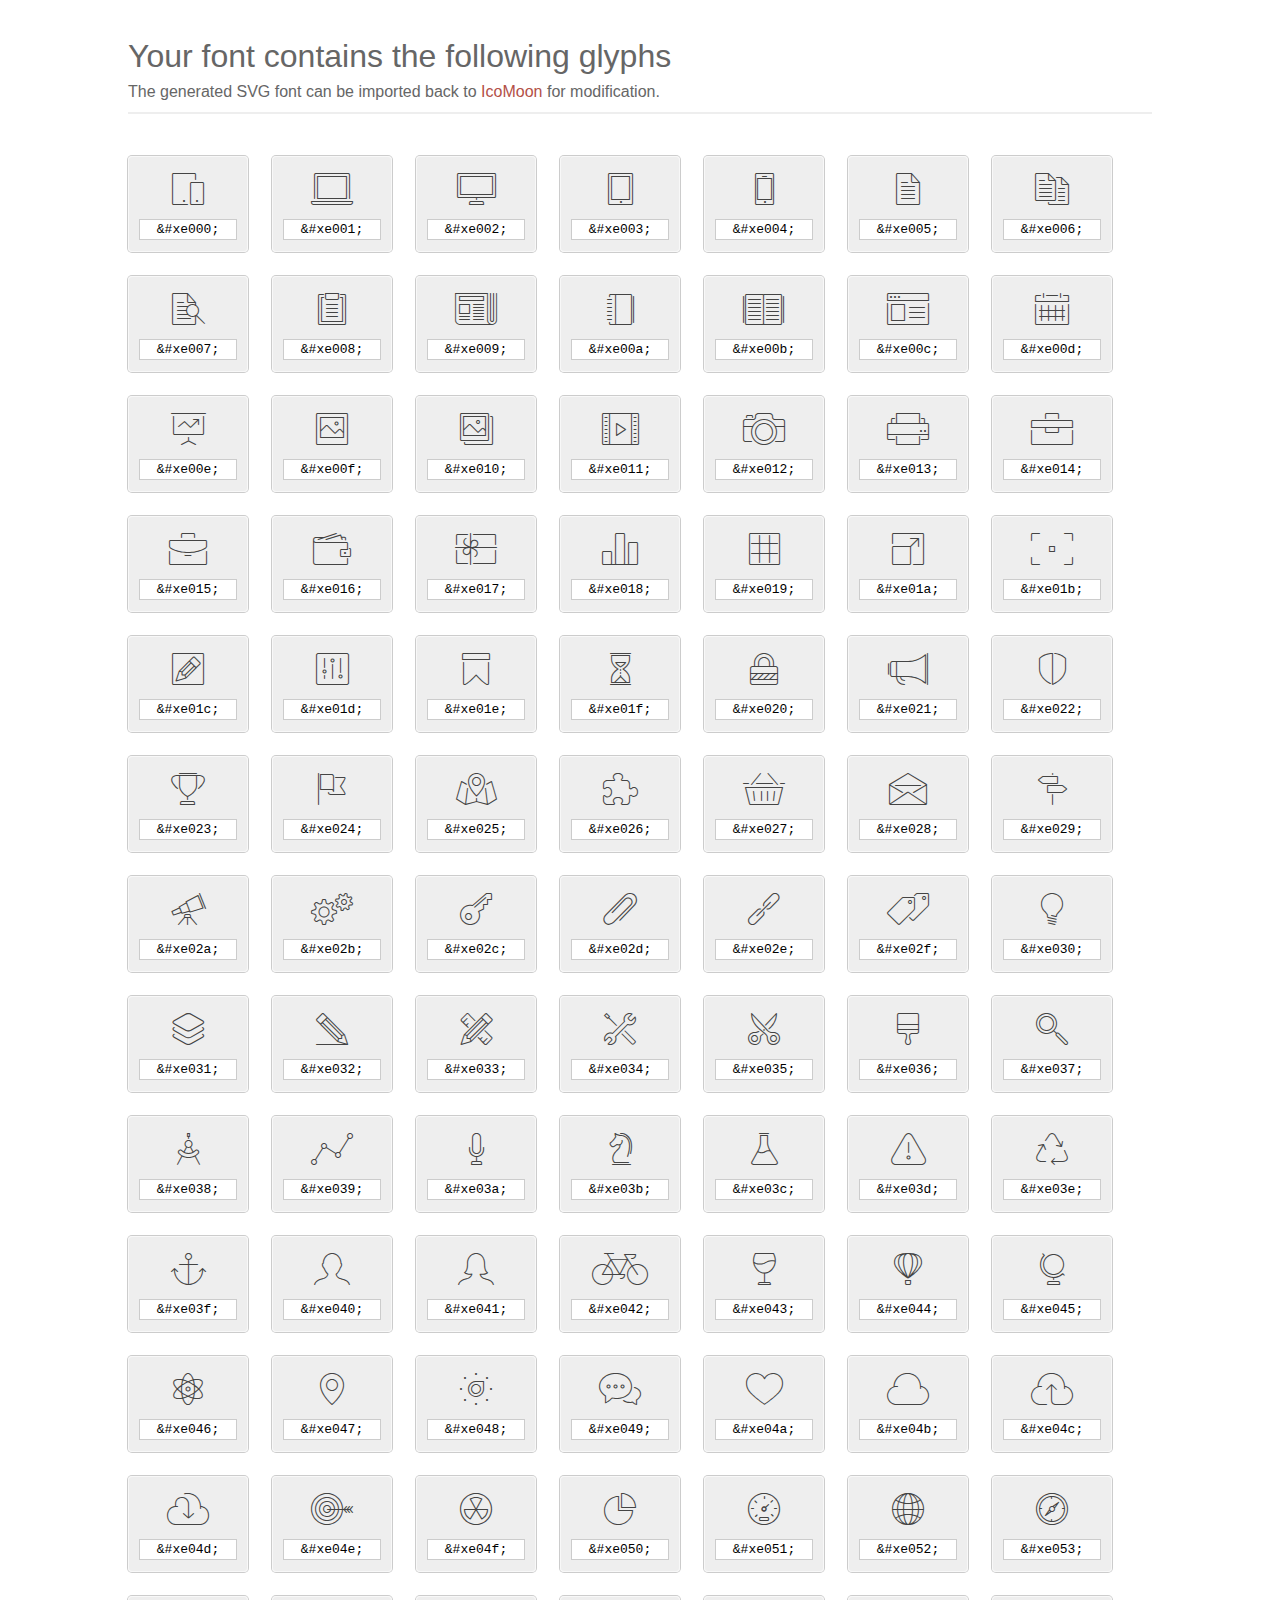
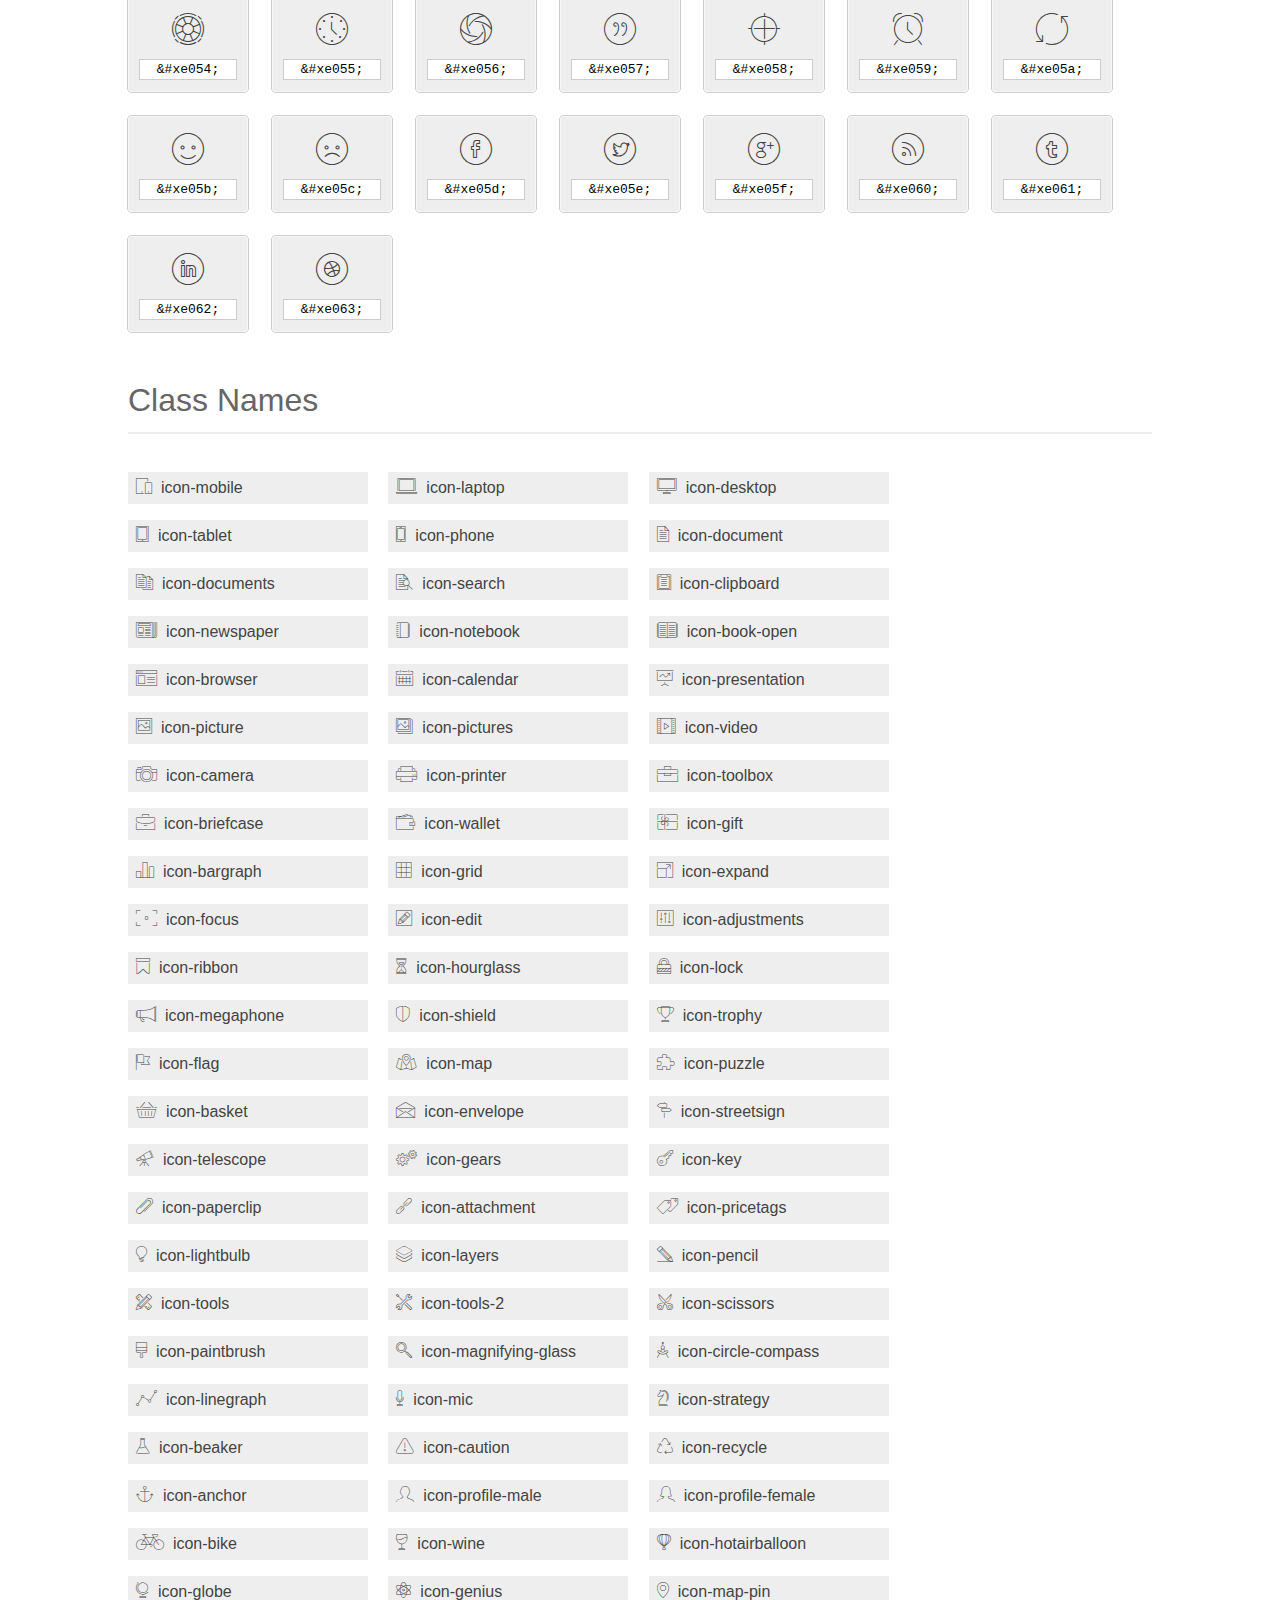
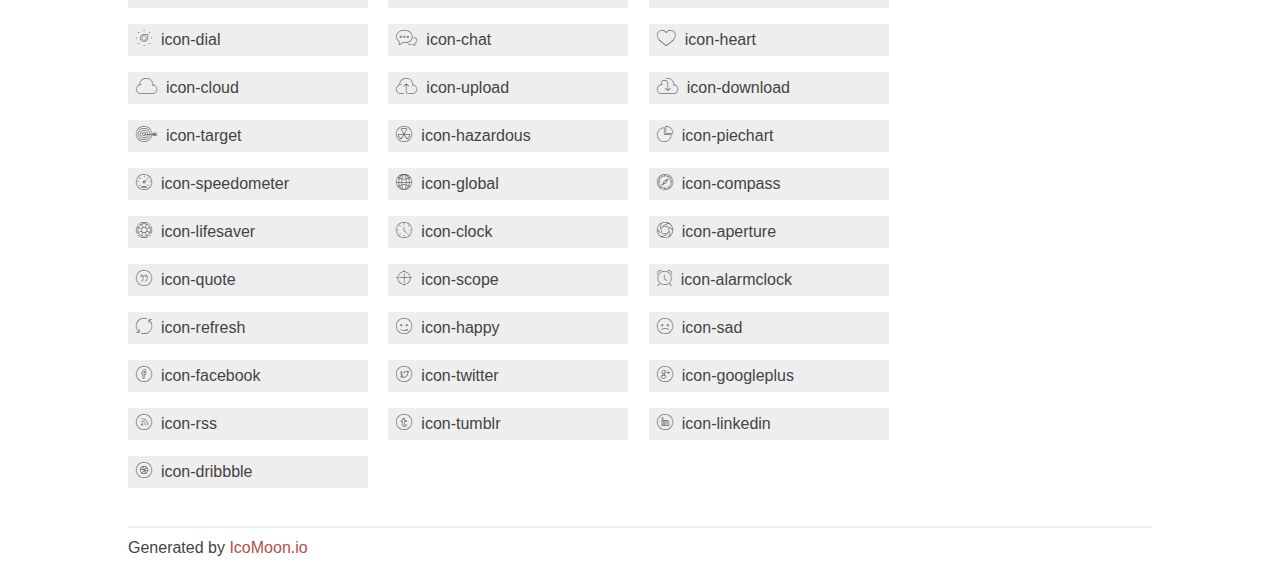
<file: fonts/et-line-font/index.html>
<!doctype html>
<html>
<head>
<title>Your Font/Glyphs</title>
<link rel="stylesheet" href="style.css" >
<!--[if lte IE 7]><script src="lte-ie7.js"></script><![endif]-->
<style>
	section, header, footer {display: block;}
	body {
		font-family: sans-serif;
		color: #444;
		line-height: 1.5;
		font-size: 1em;
	}
	* {
		-moz-box-sizing: border-box;
		-webkit-box-sizing: border-box;
		box-sizing: border-box;
		margin: 0;
		padding: 0;
	}
	.glyph {
		font-size: 16px;
		float: left;
		text-align: center;
		background: #eee;
		padding: .75em;
		margin: .75em 1.5em .75em 0;
		width: 7.5em;
		border-radius: .25em;
		box-shadow: inset 0 0 0 1px #f8f8f8, 0 0 0 1px #CCC;
	}
	.glyph input {
		font-family: consolas, monospace;
		font-size: 13px;
		width: 100%;
		text-align: center;
		border: 0;
		box-shadow: 0 0 0 1px #ccc;
		padding: .125em;
	}
	.w-main {
		width: 80%;
	}
	.centered {
		margin-left: auto;
		margin-right: auto;
	}
	.fs1 {
		font-size: 2em;
	}
	header {
		margin: 2em 0;
		padding-bottom: .5em;
		color: #666;
		box-shadow: 0 2px #eee;
	}
	header h1 {
		font-size: 2em;
		font-weight: normal;
	}
	.clearfix:before, .clearfix:after { content: ""; display: table; }
	.clearfix:after, .clear { clear: both; }
	footer {
		margin-top: 2em;
		padding: .5em 0;
		box-shadow: 0 -2px #eee;
	}
	a, a:visited {
		color: #B35047;
		text-decoration: none;
	}
	a:hover, a:focus {color: #000;}
	.box1 {
		font-size: 16px;
		display: inline-block;
		width: 15em;
		padding: .25em .5em;
		background: #eee;
		margin: .5em 1em .5em 0;
	}
</style>
</head>
<body>
	<div class="w-main centered">
	<section class="mtm clearfix" id="glyphs">
	<header>
		<h1>Your font contains the following glyphs</h1>
		<p>The generated SVG font can be imported back to <a href="http://icomoon.io/app">IcoMoon</a> for modification.</p>
	</header>
	<div class="glyph">
		<div class="fs1" aria-hidden="true" data-icon="&#xe000;"></div>
		<input type="text" readonly="readonly" value="&amp;#xe000;" >
	</div>
	<div class="glyph">
		<div class="fs1" aria-hidden="true" data-icon="&#xe001;"></div>
		<input type="text" readonly="readonly" value="&amp;#xe001;" >
	</div>
	<div class="glyph">
		<div class="fs1" aria-hidden="true" data-icon="&#xe002;"></div>
		<input type="text" readonly="readonly" value="&amp;#xe002;" >
	</div>
	<div class="glyph">
		<div class="fs1" aria-hidden="true" data-icon="&#xe003;"></div>
		<input type="text" readonly="readonly" value="&amp;#xe003;" >
	</div>
	<div class="glyph">
		<div class="fs1" aria-hidden="true" data-icon="&#xe004;"></div>
		<input type="text" readonly="readonly" value="&amp;#xe004;" >
	</div>
	<div class="glyph">
		<div class="fs1" aria-hidden="true" data-icon="&#xe005;"></div>
		<input type="text" readonly="readonly" value="&amp;#xe005;" >
	</div>
	<div class="glyph">
		<div class="fs1" aria-hidden="true" data-icon="&#xe006;"></div>
		<input type="text" readonly="readonly" value="&amp;#xe006;" >
	</div>
	<div class="glyph">
		<div class="fs1" aria-hidden="true" data-icon="&#xe007;"></div>
		<input type="text" readonly="readonly" value="&amp;#xe007;" >
	</div>
	<div class="glyph">
		<div class="fs1" aria-hidden="true" data-icon="&#xe008;"></div>
		<input type="text" readonly="readonly" value="&amp;#xe008;" >
	</div>
	<div class="glyph">
		<div class="fs1" aria-hidden="true" data-icon="&#xe009;"></div>
		<input type="text" readonly="readonly" value="&amp;#xe009;" >
	</div>
	<div class="glyph">
		<div class="fs1" aria-hidden="true" data-icon="&#xe00a;"></div>
		<input type="text" readonly="readonly" value="&amp;#xe00a;" >
	</div>
	<div class="glyph">
		<div class="fs1" aria-hidden="true" data-icon="&#xe00b;"></div>
		<input type="text" readonly="readonly" value="&amp;#xe00b;" >
	</div>
	<div class="glyph">
		<div class="fs1" aria-hidden="true" data-icon="&#xe00c;"></div>
		<input type="text" readonly="readonly" value="&amp;#xe00c;" >
	</div>
	<div class="glyph">
		<div class="fs1" aria-hidden="true" data-icon="&#xe00d;"></div>
		<input type="text" readonly="readonly" value="&amp;#xe00d;" >
	</div>
	<div class="glyph">
		<div class="fs1" aria-hidden="true" data-icon="&#xe00e;"></div>
		<input type="text" readonly="readonly" value="&amp;#xe00e;" >
	</div>
	<div class="glyph">
		<div class="fs1" aria-hidden="true" data-icon="&#xe00f;"></div>
		<input type="text" readonly="readonly" value="&amp;#xe00f;" >
	</div>
	<div class="glyph">
		<div class="fs1" aria-hidden="true" data-icon="&#xe010;"></div>
		<input type="text" readonly="readonly" value="&amp;#xe010;" >
	</div>
	<div class="glyph">
		<div class="fs1" aria-hidden="true" data-icon="&#xe011;"></div>
		<input type="text" readonly="readonly" value="&amp;#xe011;" >
	</div>
	<div class="glyph">
		<div class="fs1" aria-hidden="true" data-icon="&#xe012;"></div>
		<input type="text" readonly="readonly" value="&amp;#xe012;" >
	</div>
	<div class="glyph">
		<div class="fs1" aria-hidden="true" data-icon="&#xe013;"></div>
		<input type="text" readonly="readonly" value="&amp;#xe013;" >
	</div>
	<div class="glyph">
		<div class="fs1" aria-hidden="true" data-icon="&#xe014;"></div>
		<input type="text" readonly="readonly" value="&amp;#xe014;" >
	</div>
	<div class="glyph">
		<div class="fs1" aria-hidden="true" data-icon="&#xe015;"></div>
		<input type="text" readonly="readonly" value="&amp;#xe015;" >
	</div>
	<div class="glyph">
		<div class="fs1" aria-hidden="true" data-icon="&#xe016;"></div>
		<input type="text" readonly="readonly" value="&amp;#xe016;" >
	</div>
	<div class="glyph">
		<div class="fs1" aria-hidden="true" data-icon="&#xe017;"></div>
		<input type="text" readonly="readonly" value="&amp;#xe017;" >
	</div>
	<div class="glyph">
		<div class="fs1" aria-hidden="true" data-icon="&#xe018;"></div>
		<input type="text" readonly="readonly" value="&amp;#xe018;" >
	</div>
	<div class="glyph">
		<div class="fs1" aria-hidden="true" data-icon="&#xe019;"></div>
		<input type="text" readonly="readonly" value="&amp;#xe019;" >
	</div>
	<div class="glyph">
		<div class="fs1" aria-hidden="true" data-icon="&#xe01a;"></div>
		<input type="text" readonly="readonly" value="&amp;#xe01a;" >
	</div>
	<div class="glyph">
		<div class="fs1" aria-hidden="true" data-icon="&#xe01b;"></div>
		<input type="text" readonly="readonly" value="&amp;#xe01b;" >
	</div>
	<div class="glyph">
		<div class="fs1" aria-hidden="true" data-icon="&#xe01c;"></div>
		<input type="text" readonly="readonly" value="&amp;#xe01c;" >
	</div>
	<div class="glyph">
		<div class="fs1" aria-hidden="true" data-icon="&#xe01d;"></div>
		<input type="text" readonly="readonly" value="&amp;#xe01d;" >
	</div>
	<div class="glyph">
		<div class="fs1" aria-hidden="true" data-icon="&#xe01e;"></div>
		<input type="text" readonly="readonly" value="&amp;#xe01e;" >
	</div>
	<div class="glyph">
		<div class="fs1" aria-hidden="true" data-icon="&#xe01f;"></div>
		<input type="text" readonly="readonly" value="&amp;#xe01f;" >
	</div>
	<div class="glyph">
		<div class="fs1" aria-hidden="true" data-icon="&#xe020;"></div>
		<input type="text" readonly="readonly" value="&amp;#xe020;" >
	</div>
	<div class="glyph">
		<div class="fs1" aria-hidden="true" data-icon="&#xe021;"></div>
		<input type="text" readonly="readonly" value="&amp;#xe021;" >
	</div>
	<div class="glyph">
		<div class="fs1" aria-hidden="true" data-icon="&#xe022;"></div>
		<input type="text" readonly="readonly" value="&amp;#xe022;" >
	</div>
	<div class="glyph">
		<div class="fs1" aria-hidden="true" data-icon="&#xe023;"></div>
		<input type="text" readonly="readonly" value="&amp;#xe023;" >
	</div>
	<div class="glyph">
		<div class="fs1" aria-hidden="true" data-icon="&#xe024;"></div>
		<input type="text" readonly="readonly" value="&amp;#xe024;" >
	</div>
	<div class="glyph">
		<div class="fs1" aria-hidden="true" data-icon="&#xe025;"></div>
		<input type="text" readonly="readonly" value="&amp;#xe025;" >
	</div>
	<div class="glyph">
		<div class="fs1" aria-hidden="true" data-icon="&#xe026;"></div>
		<input type="text" readonly="readonly" value="&amp;#xe026;" >
	</div>
	<div class="glyph">
		<div class="fs1" aria-hidden="true" data-icon="&#xe027;"></div>
		<input type="text" readonly="readonly" value="&amp;#xe027;" >
	</div>
	<div class="glyph">
		<div class="fs1" aria-hidden="true" data-icon="&#xe028;"></div>
		<input type="text" readonly="readonly" value="&amp;#xe028;" >
	</div>
	<div class="glyph">
		<div class="fs1" aria-hidden="true" data-icon="&#xe029;"></div>
		<input type="text" readonly="readonly" value="&amp;#xe029;" >
	</div>
	<div class="glyph">
		<div class="fs1" aria-hidden="true" data-icon="&#xe02a;"></div>
		<input type="text" readonly="readonly" value="&amp;#xe02a;" >
	</div>
	<div class="glyph">
		<div class="fs1" aria-hidden="true" data-icon="&#xe02b;"></div>
		<input type="text" readonly="readonly" value="&amp;#xe02b;" >
	</div>
	<div class="glyph">
		<div class="fs1" aria-hidden="true" data-icon="&#xe02c;"></div>
		<input type="text" readonly="readonly" value="&amp;#xe02c;" >
	</div>
	<div class="glyph">
		<div class="fs1" aria-hidden="true" data-icon="&#xe02d;"></div>
		<input type="text" readonly="readonly" value="&amp;#xe02d;" >
	</div>
	<div class="glyph">
		<div class="fs1" aria-hidden="true" data-icon="&#xe02e;"></div>
		<input type="text" readonly="readonly" value="&amp;#xe02e;" >
	</div>
	<div class="glyph">
		<div class="fs1" aria-hidden="true" data-icon="&#xe02f;"></div>
		<input type="text" readonly="readonly" value="&amp;#xe02f;" >
	</div>
	<div class="glyph">
		<div class="fs1" aria-hidden="true" data-icon="&#xe030;"></div>
		<input type="text" readonly="readonly" value="&amp;#xe030;" >
	</div>
	<div class="glyph">
		<div class="fs1" aria-hidden="true" data-icon="&#xe031;"></div>
		<input type="text" readonly="readonly" value="&amp;#xe031;" >
	</div>
	<div class="glyph">
		<div class="fs1" aria-hidden="true" data-icon="&#xe032;"></div>
		<input type="text" readonly="readonly" value="&amp;#xe032;" >
	</div>
	<div class="glyph">
		<div class="fs1" aria-hidden="true" data-icon="&#xe033;"></div>
		<input type="text" readonly="readonly" value="&amp;#xe033;" >
	</div>
	<div class="glyph">
		<div class="fs1" aria-hidden="true" data-icon="&#xe034;"></div>
		<input type="text" readonly="readonly" value="&amp;#xe034;" >
	</div>
	<div class="glyph">
		<div class="fs1" aria-hidden="true" data-icon="&#xe035;"></div>
		<input type="text" readonly="readonly" value="&amp;#xe035;" >
	</div>
	<div class="glyph">
		<div class="fs1" aria-hidden="true" data-icon="&#xe036;"></div>
		<input type="text" readonly="readonly" value="&amp;#xe036;" >
	</div>
	<div class="glyph">
		<div class="fs1" aria-hidden="true" data-icon="&#xe037;"></div>
		<input type="text" readonly="readonly" value="&amp;#xe037;" >
	</div>
	<div class="glyph">
		<div class="fs1" aria-hidden="true" data-icon="&#xe038;"></div>
		<input type="text" readonly="readonly" value="&amp;#xe038;" >
	</div>
	<div class="glyph">
		<div class="fs1" aria-hidden="true" data-icon="&#xe039;"></div>
		<input type="text" readonly="readonly" value="&amp;#xe039;" >
	</div>
	<div class="glyph">
		<div class="fs1" aria-hidden="true" data-icon="&#xe03a;"></div>
		<input type="text" readonly="readonly" value="&amp;#xe03a;" >
	</div>
	<div class="glyph">
		<div class="fs1" aria-hidden="true" data-icon="&#xe03b;"></div>
		<input type="text" readonly="readonly" value="&amp;#xe03b;" >
	</div>
	<div class="glyph">
		<div class="fs1" aria-hidden="true" data-icon="&#xe03c;"></div>
		<input type="text" readonly="readonly" value="&amp;#xe03c;" >
	</div>
	<div class="glyph">
		<div class="fs1" aria-hidden="true" data-icon="&#xe03d;"></div>
		<input type="text" readonly="readonly" value="&amp;#xe03d;" >
	</div>
	<div class="glyph">
		<div class="fs1" aria-hidden="true" data-icon="&#xe03e;"></div>
		<input type="text" readonly="readonly" value="&amp;#xe03e;" >
	</div>
	<div class="glyph">
		<div class="fs1" aria-hidden="true" data-icon="&#xe03f;"></div>
		<input type="text" readonly="readonly" value="&amp;#xe03f;" >
	</div>
	<div class="glyph">
		<div class="fs1" aria-hidden="true" data-icon="&#xe040;"></div>
		<input type="text" readonly="readonly" value="&amp;#xe040;" >
	</div>
	<div class="glyph">
		<div class="fs1" aria-hidden="true" data-icon="&#xe041;"></div>
		<input type="text" readonly="readonly" value="&amp;#xe041;" >
	</div>
	<div class="glyph">
		<div class="fs1" aria-hidden="true" data-icon="&#xe042;"></div>
		<input type="text" readonly="readonly" value="&amp;#xe042;" >
	</div>
	<div class="glyph">
		<div class="fs1" aria-hidden="true" data-icon="&#xe043;"></div>
		<input type="text" readonly="readonly" value="&amp;#xe043;" >
	</div>
	<div class="glyph">
		<div class="fs1" aria-hidden="true" data-icon="&#xe044;"></div>
		<input type="text" readonly="readonly" value="&amp;#xe044;" >
	</div>
	<div class="glyph">
		<div class="fs1" aria-hidden="true" data-icon="&#xe045;"></div>
		<input type="text" readonly="readonly" value="&amp;#xe045;" >
	</div>
	<div class="glyph">
		<div class="fs1" aria-hidden="true" data-icon="&#xe046;"></div>
		<input type="text" readonly="readonly" value="&amp;#xe046;" >
	</div>
	<div class="glyph">
		<div class="fs1" aria-hidden="true" data-icon="&#xe047;"></div>
		<input type="text" readonly="readonly" value="&amp;#xe047;" >
	</div>
	<div class="glyph">
		<div class="fs1" aria-hidden="true" data-icon="&#xe048;"></div>
		<input type="text" readonly="readonly" value="&amp;#xe048;" >
	</div>
	<div class="glyph">
		<div class="fs1" aria-hidden="true" data-icon="&#xe049;"></div>
		<input type="text" readonly="readonly" value="&amp;#xe049;" >
	</div>
	<div class="glyph">
		<div class="fs1" aria-hidden="true" data-icon="&#xe04a;"></div>
		<input type="text" readonly="readonly" value="&amp;#xe04a;" >
	</div>
	<div class="glyph">
		<div class="fs1" aria-hidden="true" data-icon="&#xe04b;"></div>
		<input type="text" readonly="readonly" value="&amp;#xe04b;" >
	</div>
	<div class="glyph">
		<div class="fs1" aria-hidden="true" data-icon="&#xe04c;"></div>
		<input type="text" readonly="readonly" value="&amp;#xe04c;" >
	</div>
	<div class="glyph">
		<div class="fs1" aria-hidden="true" data-icon="&#xe04d;"></div>
		<input type="text" readonly="readonly" value="&amp;#xe04d;" >
	</div>
	<div class="glyph">
		<div class="fs1" aria-hidden="true" data-icon="&#xe04e;"></div>
		<input type="text" readonly="readonly" value="&amp;#xe04e;" >
	</div>
	<div class="glyph">
		<div class="fs1" aria-hidden="true" data-icon="&#xe04f;"></div>
		<input type="text" readonly="readonly" value="&amp;#xe04f;" >
	</div>
	<div class="glyph">
		<div class="fs1" aria-hidden="true" data-icon="&#xe050;"></div>
		<input type="text" readonly="readonly" value="&amp;#xe050;" >
	</div>
	<div class="glyph">
		<div class="fs1" aria-hidden="true" data-icon="&#xe051;"></div>
		<input type="text" readonly="readonly" value="&amp;#xe051;" >
	</div>
	<div class="glyph">
		<div class="fs1" aria-hidden="true" data-icon="&#xe052;"></div>
		<input type="text" readonly="readonly" value="&amp;#xe052;" >
	</div>
	<div class="glyph">
		<div class="fs1" aria-hidden="true" data-icon="&#xe053;"></div>
		<input type="text" readonly="readonly" value="&amp;#xe053;" >
	</div>
	<div class="glyph">
		<div class="fs1" aria-hidden="true" data-icon="&#xe054;"></div>
		<input type="text" readonly="readonly" value="&amp;#xe054;" >
	</div>
	<div class="glyph">
		<div class="fs1" aria-hidden="true" data-icon="&#xe055;"></div>
		<input type="text" readonly="readonly" value="&amp;#xe055;" >
	</div>
	<div class="glyph">
		<div class="fs1" aria-hidden="true" data-icon="&#xe056;"></div>
		<input type="text" readonly="readonly" value="&amp;#xe056;" >
	</div>
	<div class="glyph">
		<div class="fs1" aria-hidden="true" data-icon="&#xe057;"></div>
		<input type="text" readonly="readonly" value="&amp;#xe057;" >
	</div>
	<div class="glyph">
		<div class="fs1" aria-hidden="true" data-icon="&#xe058;"></div>
		<input type="text" readonly="readonly" value="&amp;#xe058;" >
	</div>
	<div class="glyph">
		<div class="fs1" aria-hidden="true" data-icon="&#xe059;"></div>
		<input type="text" readonly="readonly" value="&amp;#xe059;" >
	</div>
	<div class="glyph">
		<div class="fs1" aria-hidden="true" data-icon="&#xe05a;"></div>
		<input type="text" readonly="readonly" value="&amp;#xe05a;" >
	</div>
	<div class="glyph">
		<div class="fs1" aria-hidden="true" data-icon="&#xe05b;"></div>
		<input type="text" readonly="readonly" value="&amp;#xe05b;" >
	</div>
	<div class="glyph">
		<div class="fs1" aria-hidden="true" data-icon="&#xe05c;"></div>
		<input type="text" readonly="readonly" value="&amp;#xe05c;" >
	</div>
	<div class="glyph">
		<div class="fs1" aria-hidden="true" data-icon="&#xe05d;"></div>
		<input type="text" readonly="readonly" value="&amp;#xe05d;" >
	</div>
	<div class="glyph">
		<div class="fs1" aria-hidden="true" data-icon="&#xe05e;"></div>
		<input type="text" readonly="readonly" value="&amp;#xe05e;" >
	</div>
	<div class="glyph">
		<div class="fs1" aria-hidden="true" data-icon="&#xe05f;"></div>
		<input type="text" readonly="readonly" value="&amp;#xe05f;" >
	</div>
	<div class="glyph">
		<div class="fs1" aria-hidden="true" data-icon="&#xe060;"></div>
		<input type="text" readonly="readonly" value="&amp;#xe060;" >
	</div>
	<div class="glyph">
		<div class="fs1" aria-hidden="true" data-icon="&#xe061;"></div>
		<input type="text" readonly="readonly" value="&amp;#xe061;" >
	</div>
	<div class="glyph">
		<div class="fs1" aria-hidden="true" data-icon="&#xe062;"></div>
		<input type="text" readonly="readonly" value="&amp;#xe062;" >
	</div>
	<div class="glyph">
		<div class="fs1" aria-hidden="true" data-icon="&#xe063;"></div>
		<input type="text" readonly="readonly" value="&amp;#xe063;" >
	</div>
	</section>
	<div class="clear"></div>
	<section class="mtm clearfix" id="glyphs">
	<header>
		<h1>Class Names</h1>
	</header>
	<span class="box1">
		<span aria-hidden="true" class="icon-mobile"></span>
		&nbsp;icon-mobile
	</span>
	<span class="box1">
		<span aria-hidden="true" class="icon-laptop"></span>
		&nbsp;icon-laptop
	</span>
	<span class="box1">
		<span aria-hidden="true" class="icon-desktop"></span>
		&nbsp;icon-desktop
	</span>
	<span class="box1">
		<span aria-hidden="true" class="icon-tablet"></span>
		&nbsp;icon-tablet
	</span>
	<span class="box1">
		<span aria-hidden="true" class="icon-phone"></span>
		&nbsp;icon-phone
	</span>
	<span class="box1">
		<span aria-hidden="true" class="icon-document"></span>
		&nbsp;icon-document
	</span>
	<span class="box1">
		<span aria-hidden="true" class="icon-documents"></span>
		&nbsp;icon-documents
	</span>
	<span class="box1">
		<span aria-hidden="true" class="icon-search"></span>
		&nbsp;icon-search
	</span>
	<span class="box1">
		<span aria-hidden="true" class="icon-clipboard"></span>
		&nbsp;icon-clipboard
	</span>
	<span class="box1">
		<span aria-hidden="true" class="icon-newspaper"></span>
		&nbsp;icon-newspaper
	</span>
	<span class="box1">
		<span aria-hidden="true" class="icon-notebook"></span>
		&nbsp;icon-notebook
	</span>
	<span class="box1">
		<span aria-hidden="true" class="icon-book-open"></span>
		&nbsp;icon-book-open
	</span>
	<span class="box1">
		<span aria-hidden="true" class="icon-browser"></span>
		&nbsp;icon-browser
	</span>
	<span class="box1">
		<span aria-hidden="true" class="icon-calendar"></span>
		&nbsp;icon-calendar
	</span>
	<span class="box1">
		<span aria-hidden="true" class="icon-presentation"></span>
		&nbsp;icon-presentation
	</span>
	<span class="box1">
		<span aria-hidden="true" class="icon-picture"></span>
		&nbsp;icon-picture
	</span>
	<span class="box1">
		<span aria-hidden="true" class="icon-pictures"></span>
		&nbsp;icon-pictures
	</span>
	<span class="box1">
		<span aria-hidden="true" class="icon-video"></span>
		&nbsp;icon-video
	</span>
	<span class="box1">
		<span aria-hidden="true" class="icon-camera"></span>
		&nbsp;icon-camera
	</span>
	<span class="box1">
		<span aria-hidden="true" class="icon-printer"></span>
		&nbsp;icon-printer
	</span>
	<span class="box1">
		<span aria-hidden="true" class="icon-toolbox"></span>
		&nbsp;icon-toolbox
	</span>
	<span class="box1">
		<span aria-hidden="true" class="icon-briefcase"></span>
		&nbsp;icon-briefcase
	</span>
	<span class="box1">
		<span aria-hidden="true" class="icon-wallet"></span>
		&nbsp;icon-wallet
	</span>
	<span class="box1">
		<span aria-hidden="true" class="icon-gift"></span>
		&nbsp;icon-gift
	</span>
	<span class="box1">
		<span aria-hidden="true" class="icon-bargraph"></span>
		&nbsp;icon-bargraph
	</span>
	<span class="box1">
		<span aria-hidden="true" class="icon-grid"></span>
		&nbsp;icon-grid
	</span>
	<span class="box1">
		<span aria-hidden="true" class="icon-expand"></span>
		&nbsp;icon-expand
	</span>
	<span class="box1">
		<span aria-hidden="true" class="icon-focus"></span>
		&nbsp;icon-focus
	</span>
	<span class="box1">
		<span aria-hidden="true" class="icon-edit"></span>
		&nbsp;icon-edit
	</span>
	<span class="box1">
		<span aria-hidden="true" class="icon-adjustments"></span>
		&nbsp;icon-adjustments
	</span>
	<span class="box1">
		<span aria-hidden="true" class="icon-ribbon"></span>
		&nbsp;icon-ribbon
	</span>
	<span class="box1">
		<span aria-hidden="true" class="icon-hourglass"></span>
		&nbsp;icon-hourglass
	</span>
	<span class="box1">
		<span aria-hidden="true" class="icon-lock"></span>
		&nbsp;icon-lock
	</span>
	<span class="box1">
		<span aria-hidden="true" class="icon-megaphone"></span>
		&nbsp;icon-megaphone
	</span>
	<span class="box1">
		<span aria-hidden="true" class="icon-shield"></span>
		&nbsp;icon-shield
	</span>
	<span class="box1">
		<span aria-hidden="true" class="icon-trophy"></span>
		&nbsp;icon-trophy
	</span>
	<span class="box1">
		<span aria-hidden="true" class="icon-flag"></span>
		&nbsp;icon-flag
	</span>
	<span class="box1">
		<span aria-hidden="true" class="icon-map"></span>
		&nbsp;icon-map
	</span>
	<span class="box1">
		<span aria-hidden="true" class="icon-puzzle"></span>
		&nbsp;icon-puzzle
	</span>
	<span class="box1">
		<span aria-hidden="true" class="icon-basket"></span>
		&nbsp;icon-basket
	</span>
	<span class="box1">
		<span aria-hidden="true" class="icon-envelope"></span>
		&nbsp;icon-envelope
	</span>
	<span class="box1">
		<span aria-hidden="true" class="icon-streetsign"></span>
		&nbsp;icon-streetsign
	</span>
	<span class="box1">
		<span aria-hidden="true" class="icon-telescope"></span>
		&nbsp;icon-telescope
	</span>
	<span class="box1">
		<span aria-hidden="true" class="icon-gears"></span>
		&nbsp;icon-gears
	</span>
	<span class="box1">
		<span aria-hidden="true" class="icon-key"></span>
		&nbsp;icon-key
	</span>
	<span class="box1">
		<span aria-hidden="true" class="icon-paperclip"></span>
		&nbsp;icon-paperclip
	</span>
	<span class="box1">
		<span aria-hidden="true" class="icon-attachment"></span>
		&nbsp;icon-attachment
	</span>
	<span class="box1">
		<span aria-hidden="true" class="icon-pricetags"></span>
		&nbsp;icon-pricetags
	</span>
	<span class="box1">
		<span aria-hidden="true" class="icon-lightbulb"></span>
		&nbsp;icon-lightbulb
	</span>
	<span class="box1">
		<span aria-hidden="true" class="icon-layers"></span>
		&nbsp;icon-layers
	</span>
	<span class="box1">
		<span aria-hidden="true" class="icon-pencil"></span>
		&nbsp;icon-pencil
	</span>
	<span class="box1">
		<span aria-hidden="true" class="icon-tools"></span>
		&nbsp;icon-tools
	</span>
	<span class="box1">
		<span aria-hidden="true" class="icon-tools-2"></span>
		&nbsp;icon-tools-2
	</span>
	<span class="box1">
		<span aria-hidden="true" class="icon-scissors"></span>
		&nbsp;icon-scissors
	</span>
	<span class="box1">
		<span aria-hidden="true" class="icon-paintbrush"></span>
		&nbsp;icon-paintbrush
	</span>
	<span class="box1">
		<span aria-hidden="true" class="icon-magnifying-glass"></span>
		&nbsp;icon-magnifying-glass
	</span>
	<span class="box1">
		<span aria-hidden="true" class="icon-circle-compass"></span>
		&nbsp;icon-circle-compass
	</span>
	<span class="box1">
		<span aria-hidden="true" class="icon-linegraph"></span>
		&nbsp;icon-linegraph
	</span>
	<span class="box1">
		<span aria-hidden="true" class="icon-mic"></span>
		&nbsp;icon-mic
	</span>
	<span class="box1">
		<span aria-hidden="true" class="icon-strategy"></span>
		&nbsp;icon-strategy
	</span>
	<span class="box1">
		<span aria-hidden="true" class="icon-beaker"></span>
		&nbsp;icon-beaker
	</span>
	<span class="box1">
		<span aria-hidden="true" class="icon-caution"></span>
		&nbsp;icon-caution
	</span>
	<span class="box1">
		<span aria-hidden="true" class="icon-recycle"></span>
		&nbsp;icon-recycle
	</span>
	<span class="box1">
		<span aria-hidden="true" class="icon-anchor"></span>
		&nbsp;icon-anchor
	</span>
	<span class="box1">
		<span aria-hidden="true" class="icon-profile-male"></span>
		&nbsp;icon-profile-male
	</span>
	<span class="box1">
		<span aria-hidden="true" class="icon-profile-female"></span>
		&nbsp;icon-profile-female
	</span>
	<span class="box1">
		<span aria-hidden="true" class="icon-bike"></span>
		&nbsp;icon-bike
	</span>
	<span class="box1">
		<span aria-hidden="true" class="icon-wine"></span>
		&nbsp;icon-wine
	</span>
	<span class="box1">
		<span aria-hidden="true" class="icon-hotairballoon"></span>
		&nbsp;icon-hotairballoon
	</span>
	<span class="box1">
		<span aria-hidden="true" class="icon-globe"></span>
		&nbsp;icon-globe
	</span>
	<span class="box1">
		<span aria-hidden="true" class="icon-genius"></span>
		&nbsp;icon-genius
	</span>
	<span class="box1">
		<span aria-hidden="true" class="icon-map-pin"></span>
		&nbsp;icon-map-pin
	</span>
	<span class="box1">
		<span aria-hidden="true" class="icon-dial"></span>
		&nbsp;icon-dial
	</span>
	<span class="box1">
		<span aria-hidden="true" class="icon-chat"></span>
		&nbsp;icon-chat
	</span>
	<span class="box1">
		<span aria-hidden="true" class="icon-heart"></span>
		&nbsp;icon-heart
	</span>
	<span class="box1">
		<span aria-hidden="true" class="icon-cloud"></span>
		&nbsp;icon-cloud
	</span>
	<span class="box1">
		<span aria-hidden="true" class="icon-upload"></span>
		&nbsp;icon-upload
	</span>
	<span class="box1">
		<span aria-hidden="true" class="icon-download"></span>
		&nbsp;icon-download
	</span>
	<span class="box1">
		<span aria-hidden="true" class="icon-target"></span>
		&nbsp;icon-target
	</span>
	<span class="box1">
		<span aria-hidden="true" class="icon-hazardous"></span>
		&nbsp;icon-hazardous
	</span>
	<span class="box1">
		<span aria-hidden="true" class="icon-piechart"></span>
		&nbsp;icon-piechart
	</span>
	<span class="box1">
		<span aria-hidden="true" class="icon-speedometer"></span>
		&nbsp;icon-speedometer
	</span>
	<span class="box1">
		<span aria-hidden="true" class="icon-global"></span>
		&nbsp;icon-global
	</span>
	<span class="box1">
		<span aria-hidden="true" class="icon-compass"></span>
		&nbsp;icon-compass
	</span>
	<span class="box1">
		<span aria-hidden="true" class="icon-lifesaver"></span>
		&nbsp;icon-lifesaver
	</span>
	<span class="box1">
		<span aria-hidden="true" class="icon-clock"></span>
		&nbsp;icon-clock
	</span>
	<span class="box1">
		<span aria-hidden="true" class="icon-aperture"></span>
		&nbsp;icon-aperture
	</span>
	<span class="box1">
		<span aria-hidden="true" class="icon-quote"></span>
		&nbsp;icon-quote
	</span>
	<span class="box1">
		<span aria-hidden="true" class="icon-scope"></span>
		&nbsp;icon-scope
	</span>
	<span class="box1">
		<span aria-hidden="true" class="icon-alarmclock"></span>
		&nbsp;icon-alarmclock
	</span>
	<span class="box1">
		<span aria-hidden="true" class="icon-refresh"></span>
		&nbsp;icon-refresh
	</span>
	<span class="box1">
		<span aria-hidden="true" class="icon-happy"></span>
		&nbsp;icon-happy
	</span>
	<span class="box1">
		<span aria-hidden="true" class="icon-sad"></span>
		&nbsp;icon-sad
	</span>
	<span class="box1">
		<span aria-hidden="true" class="icon-facebook"></span>
		&nbsp;icon-facebook
	</span>
	<span class="box1">
		<span aria-hidden="true" class="icon-twitter"></span>
		&nbsp;icon-twitter
	</span>
	<span class="box1">
		<span aria-hidden="true" class="icon-googleplus"></span>
		&nbsp;icon-googleplus
	</span>
	<span class="box1">
		<span aria-hidden="true" class="icon-rss"></span>
		&nbsp;icon-rss
	</span>
	<span class="box1">
		<span aria-hidden="true" class="icon-tumblr"></span>
		&nbsp;icon-tumblr
	</span>
	<span class="box1">
		<span aria-hidden="true" class="icon-linkedin"></span>
		&nbsp;icon-linkedin
	</span>
	<span class="box1">
		<span aria-hidden="true" class="icon-dribbble"></span>
		&nbsp;icon-dribbble
	</span>
	</section>
	<footer>
		<p>Generated by <a href="http://icomoon.io">IcoMoon.io</a></p>
	</footer>
	</div>
	<script>
	document.getElementById("glyphs").addEventListener("click", function(e) {
		var target = e.target;
		if (target.tagName === "INPUT") {
			target.select();
		}
	});
	</script>
</body>
</html>
</file>
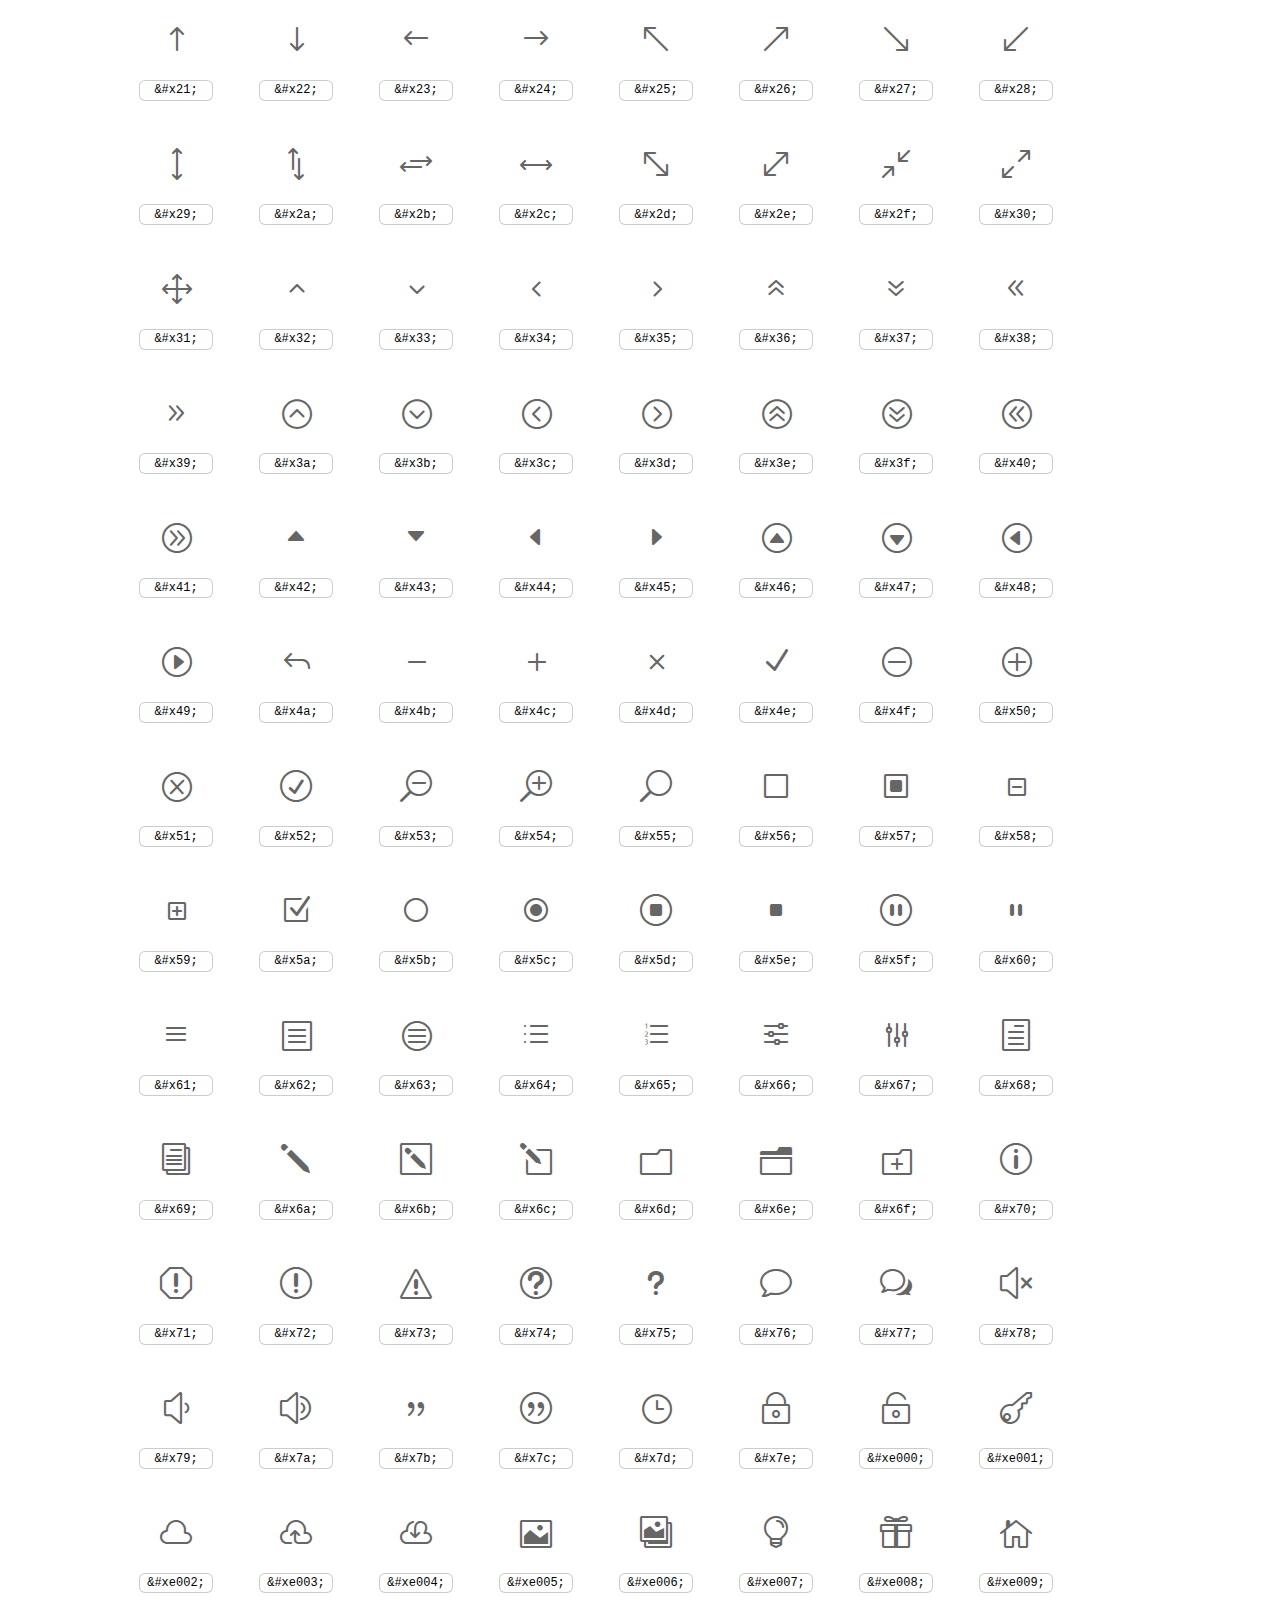
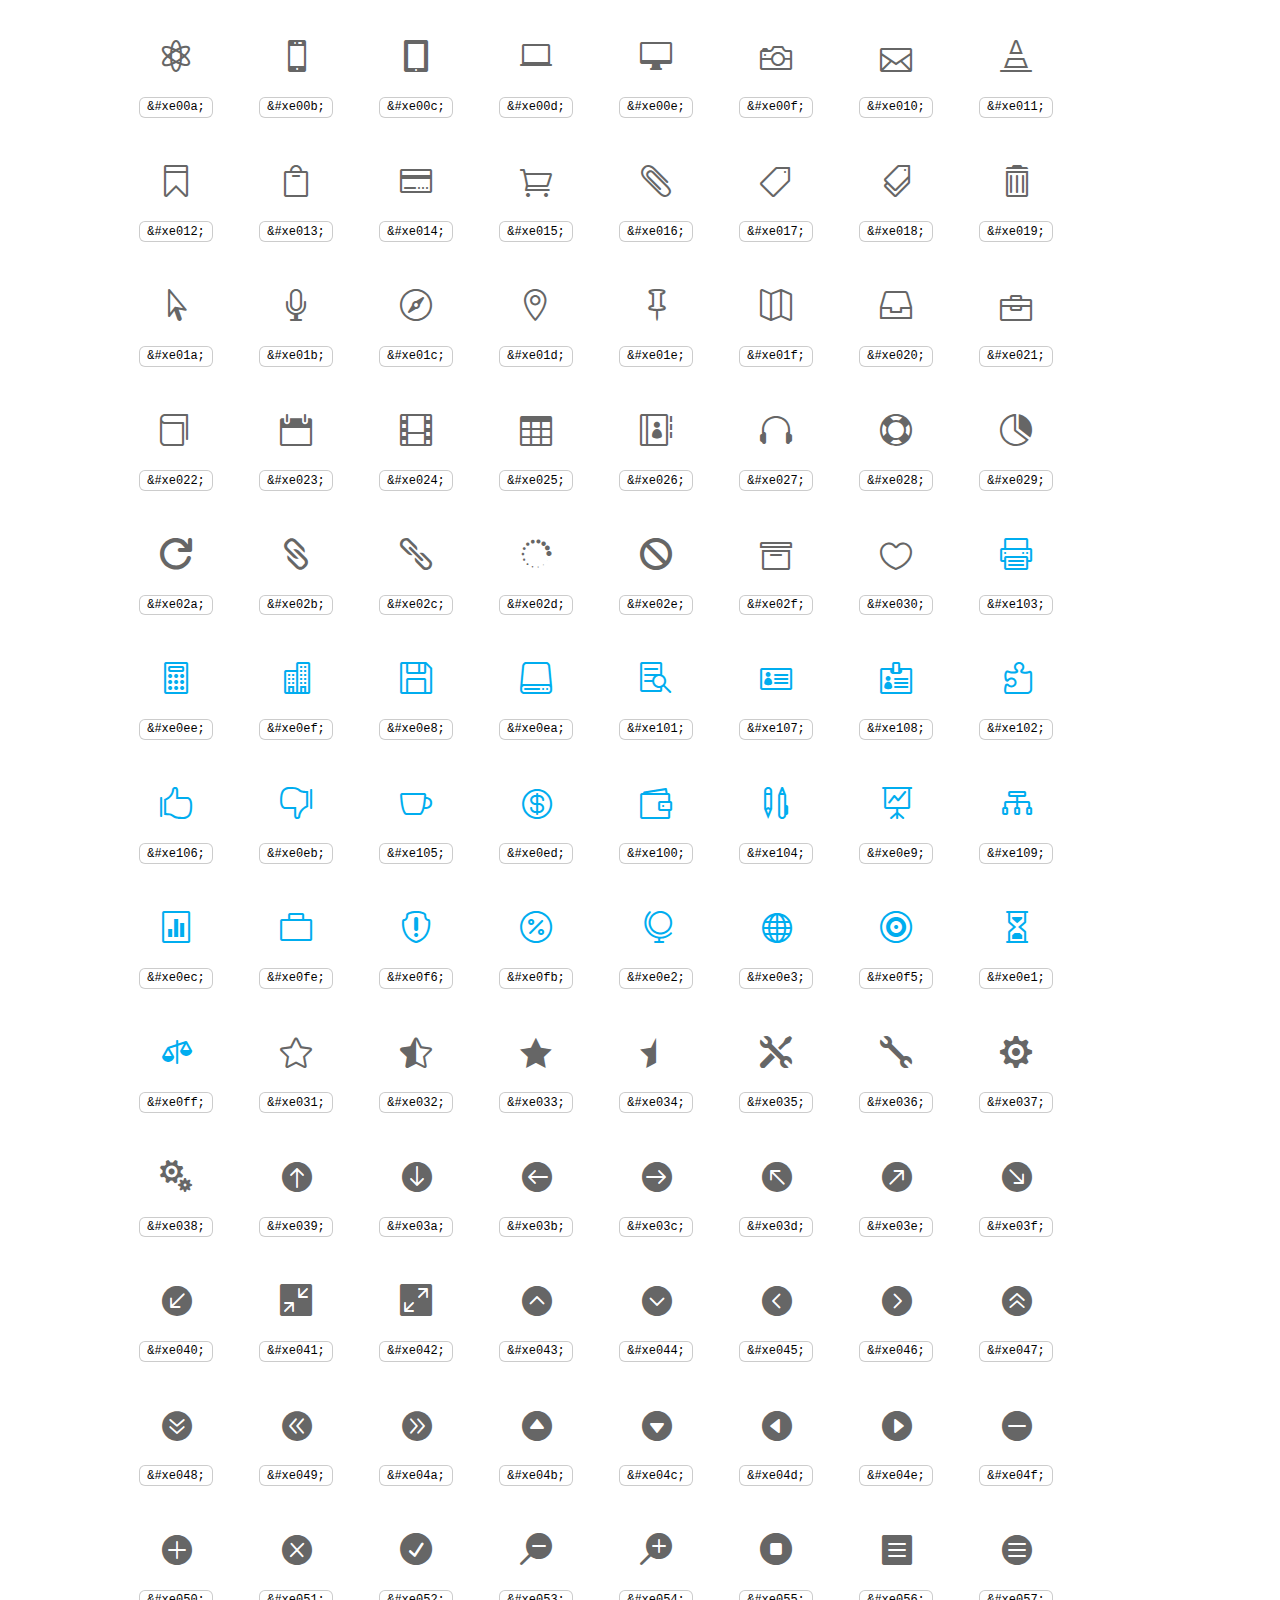
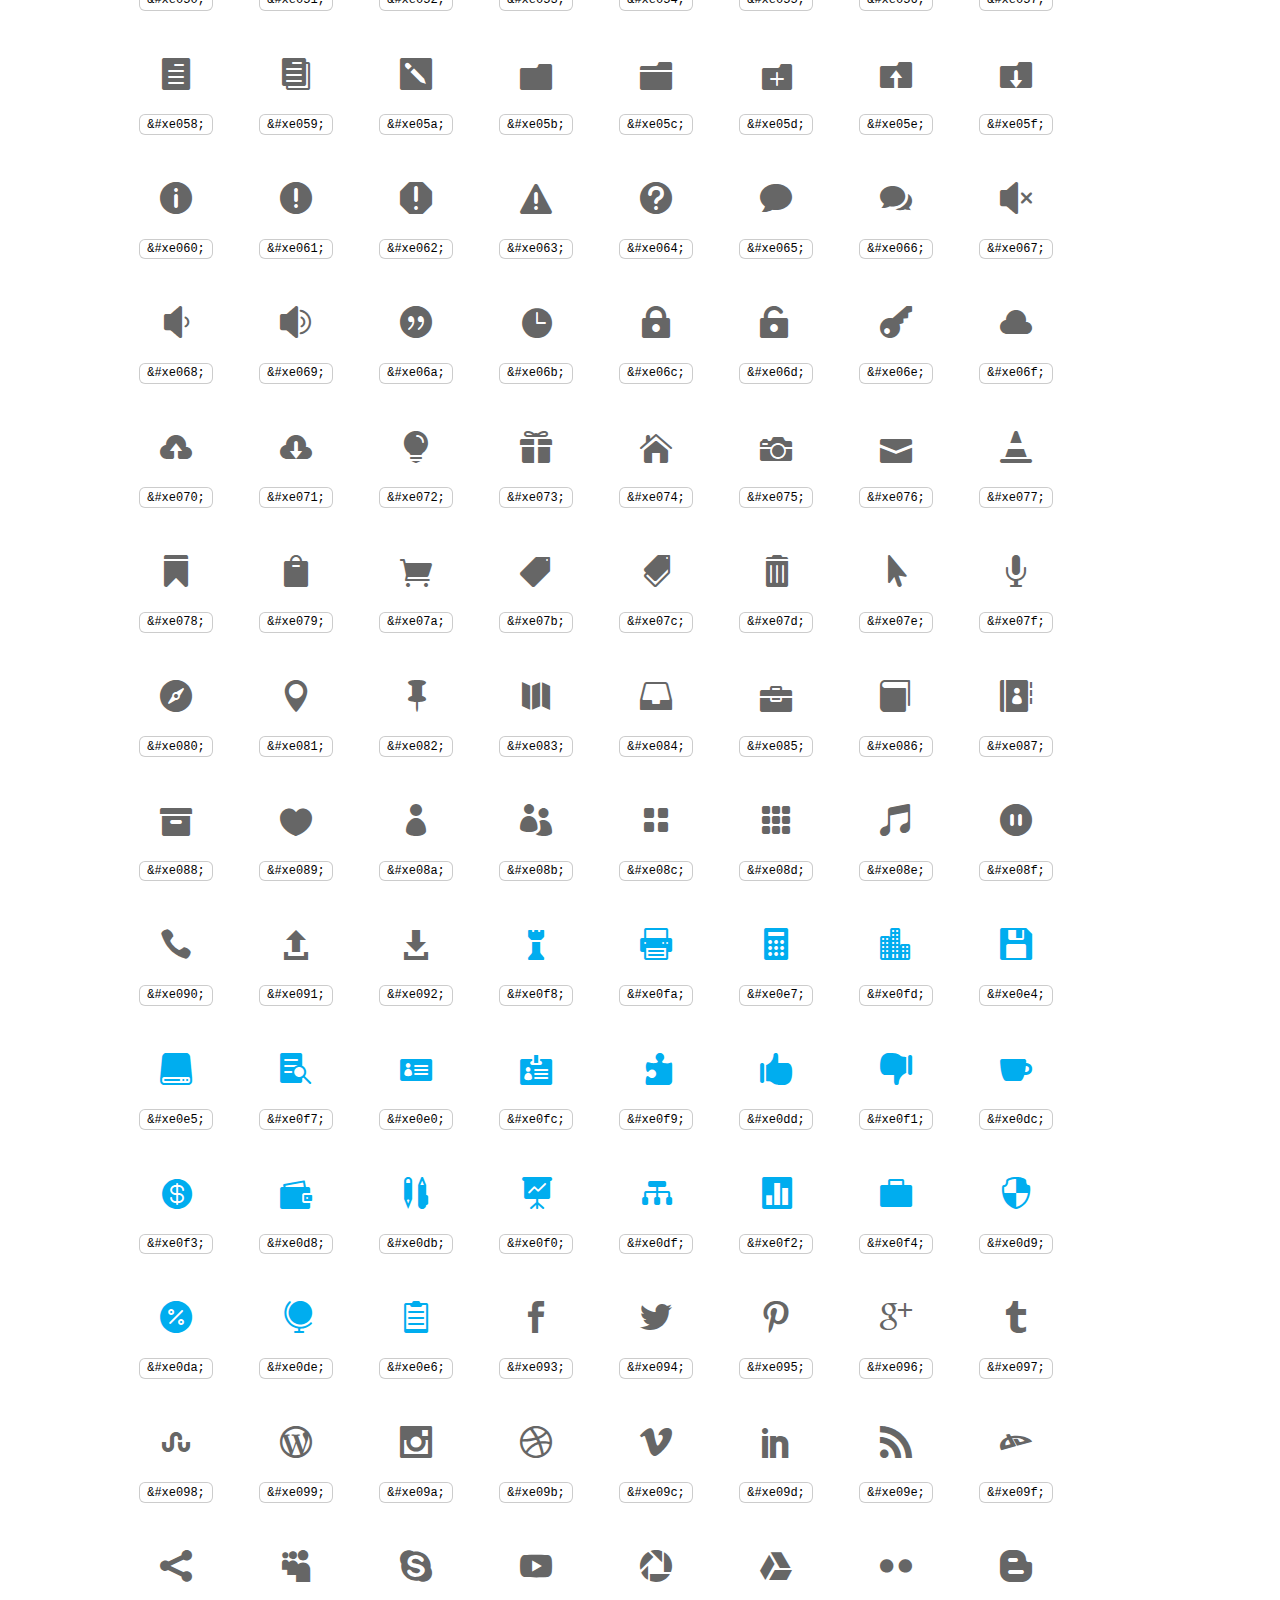
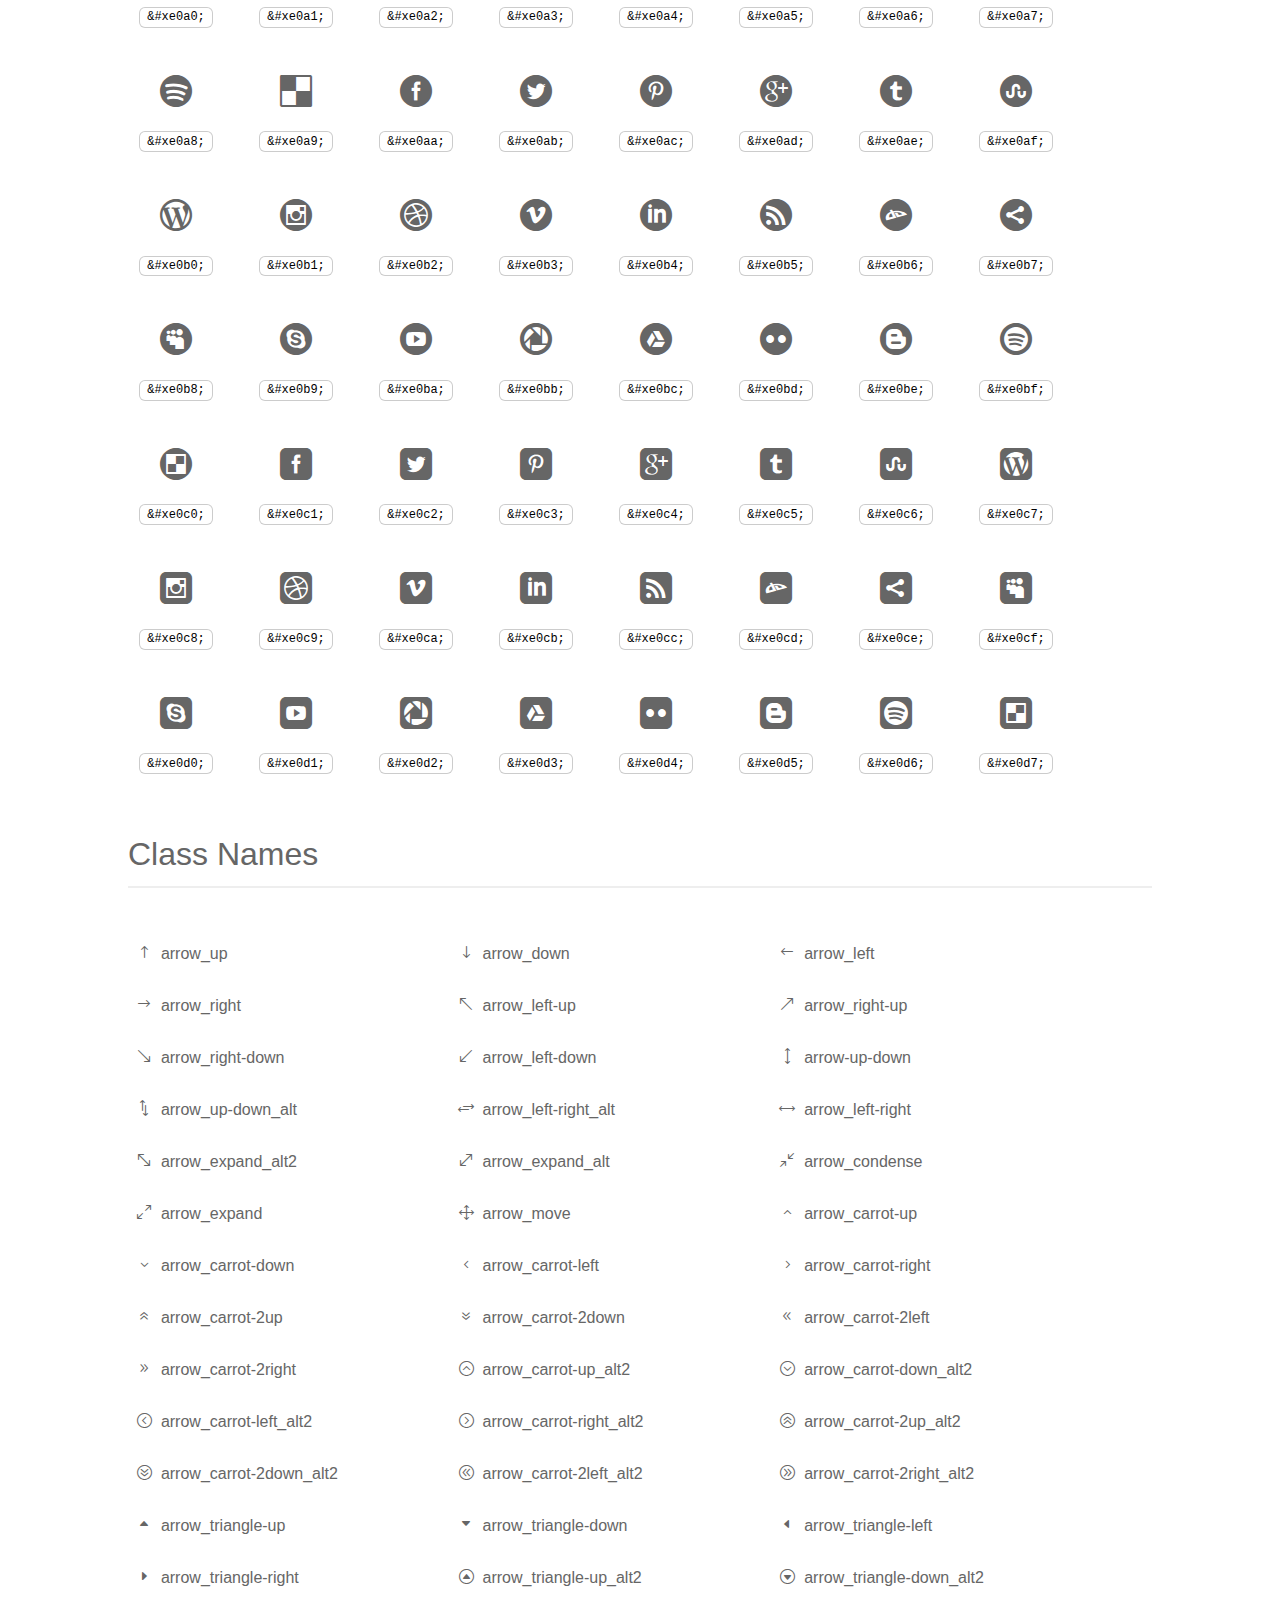
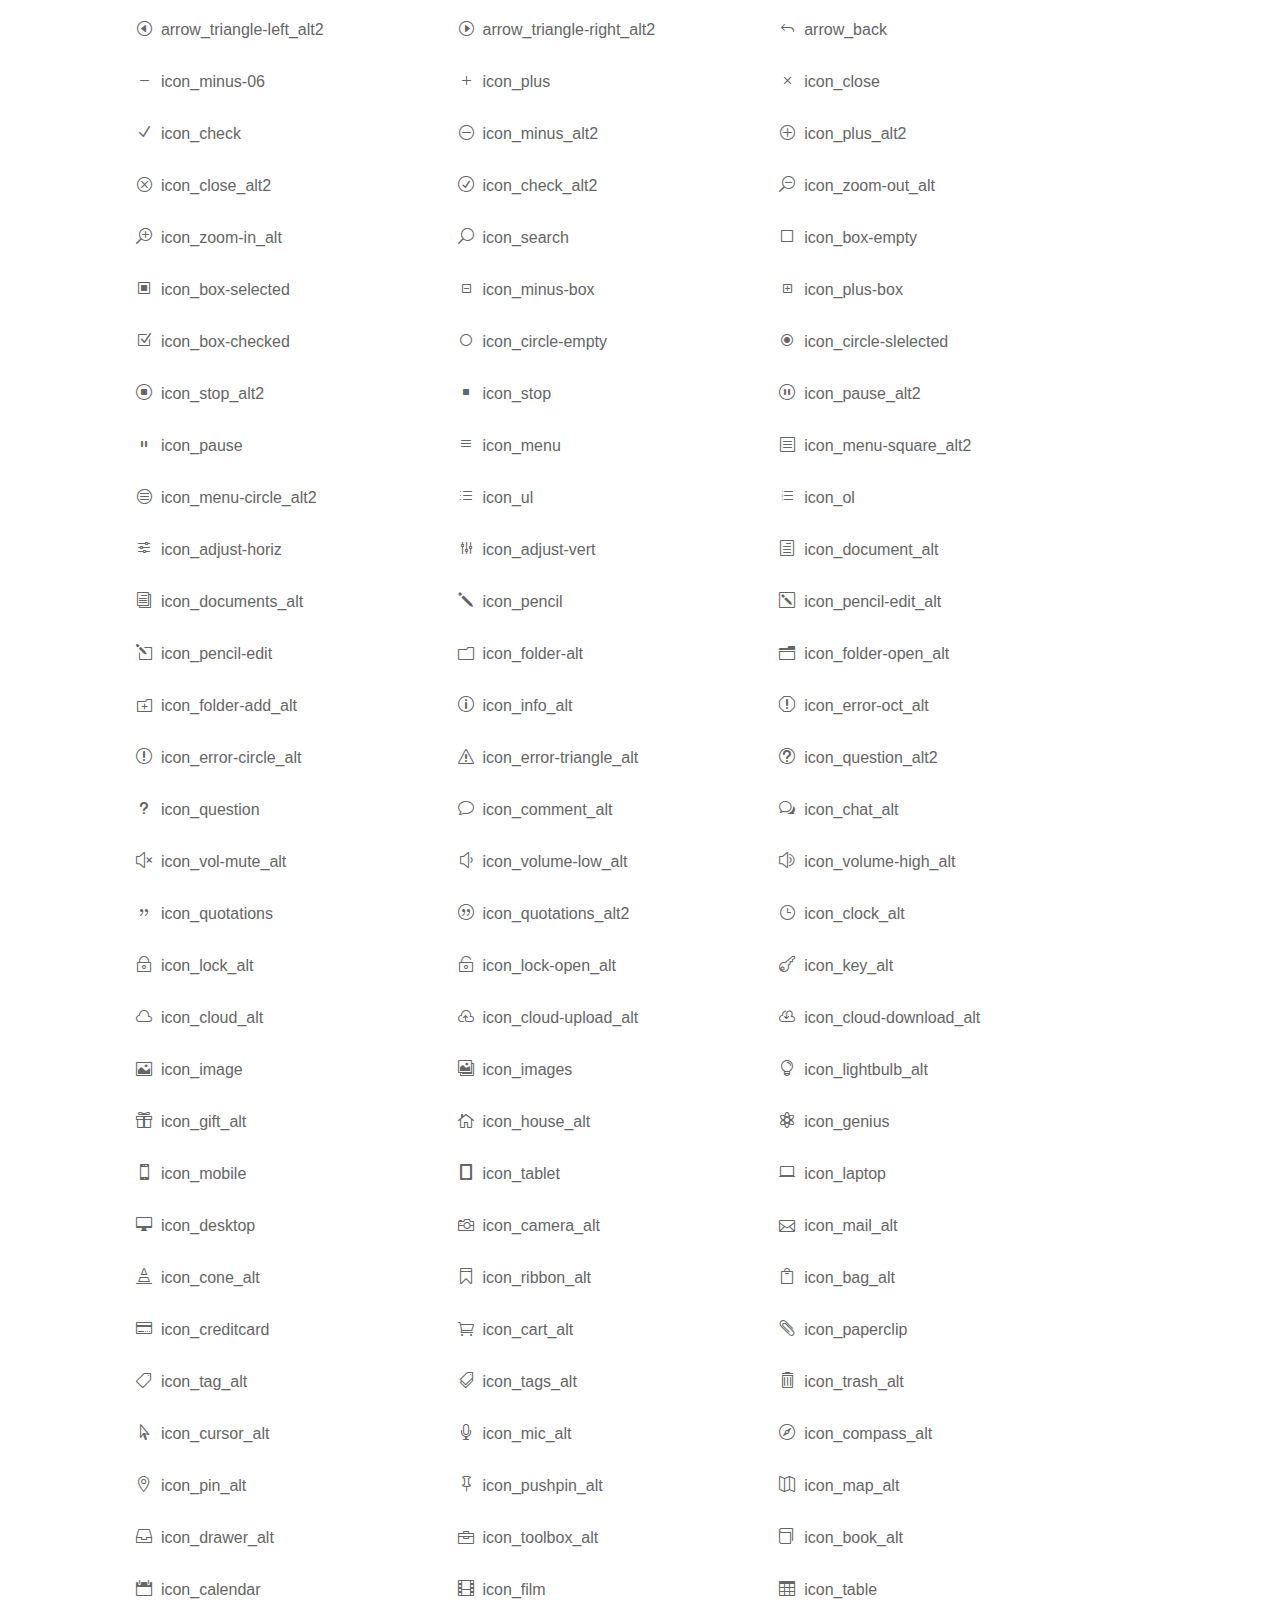
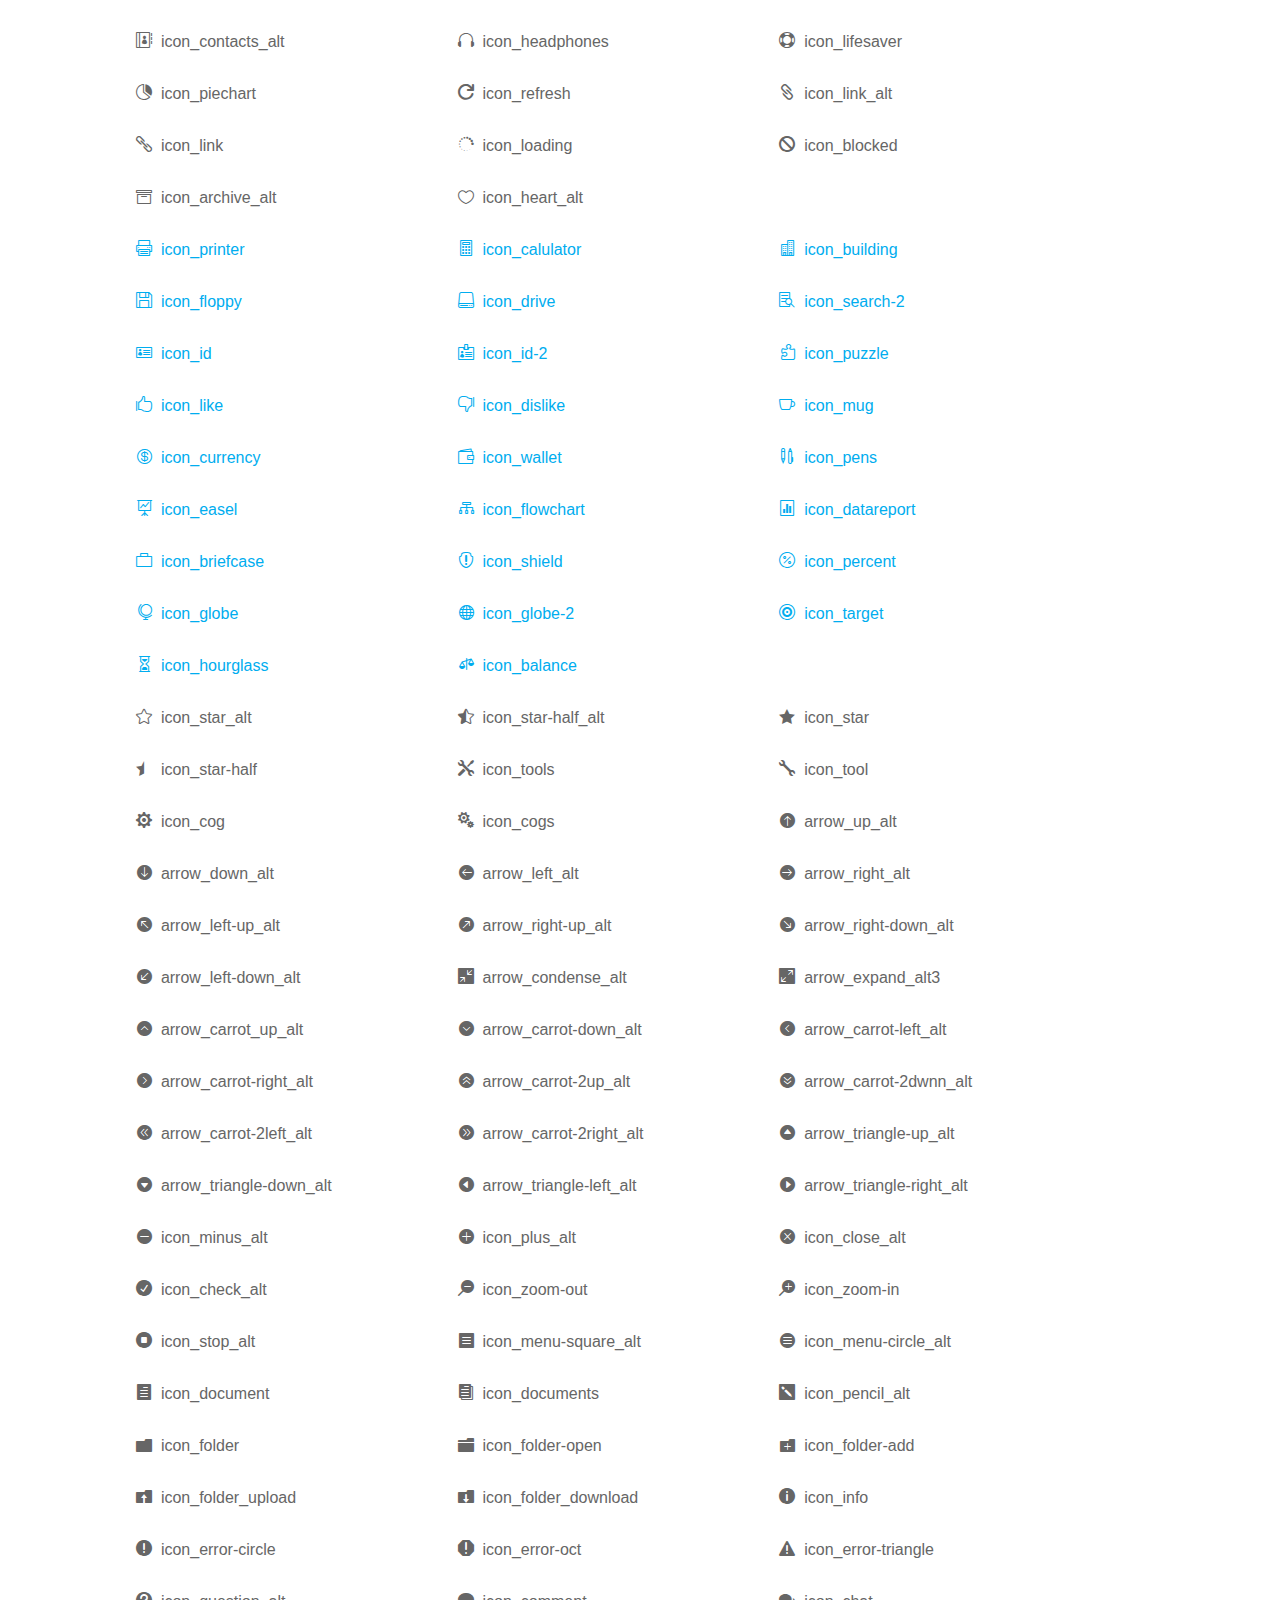
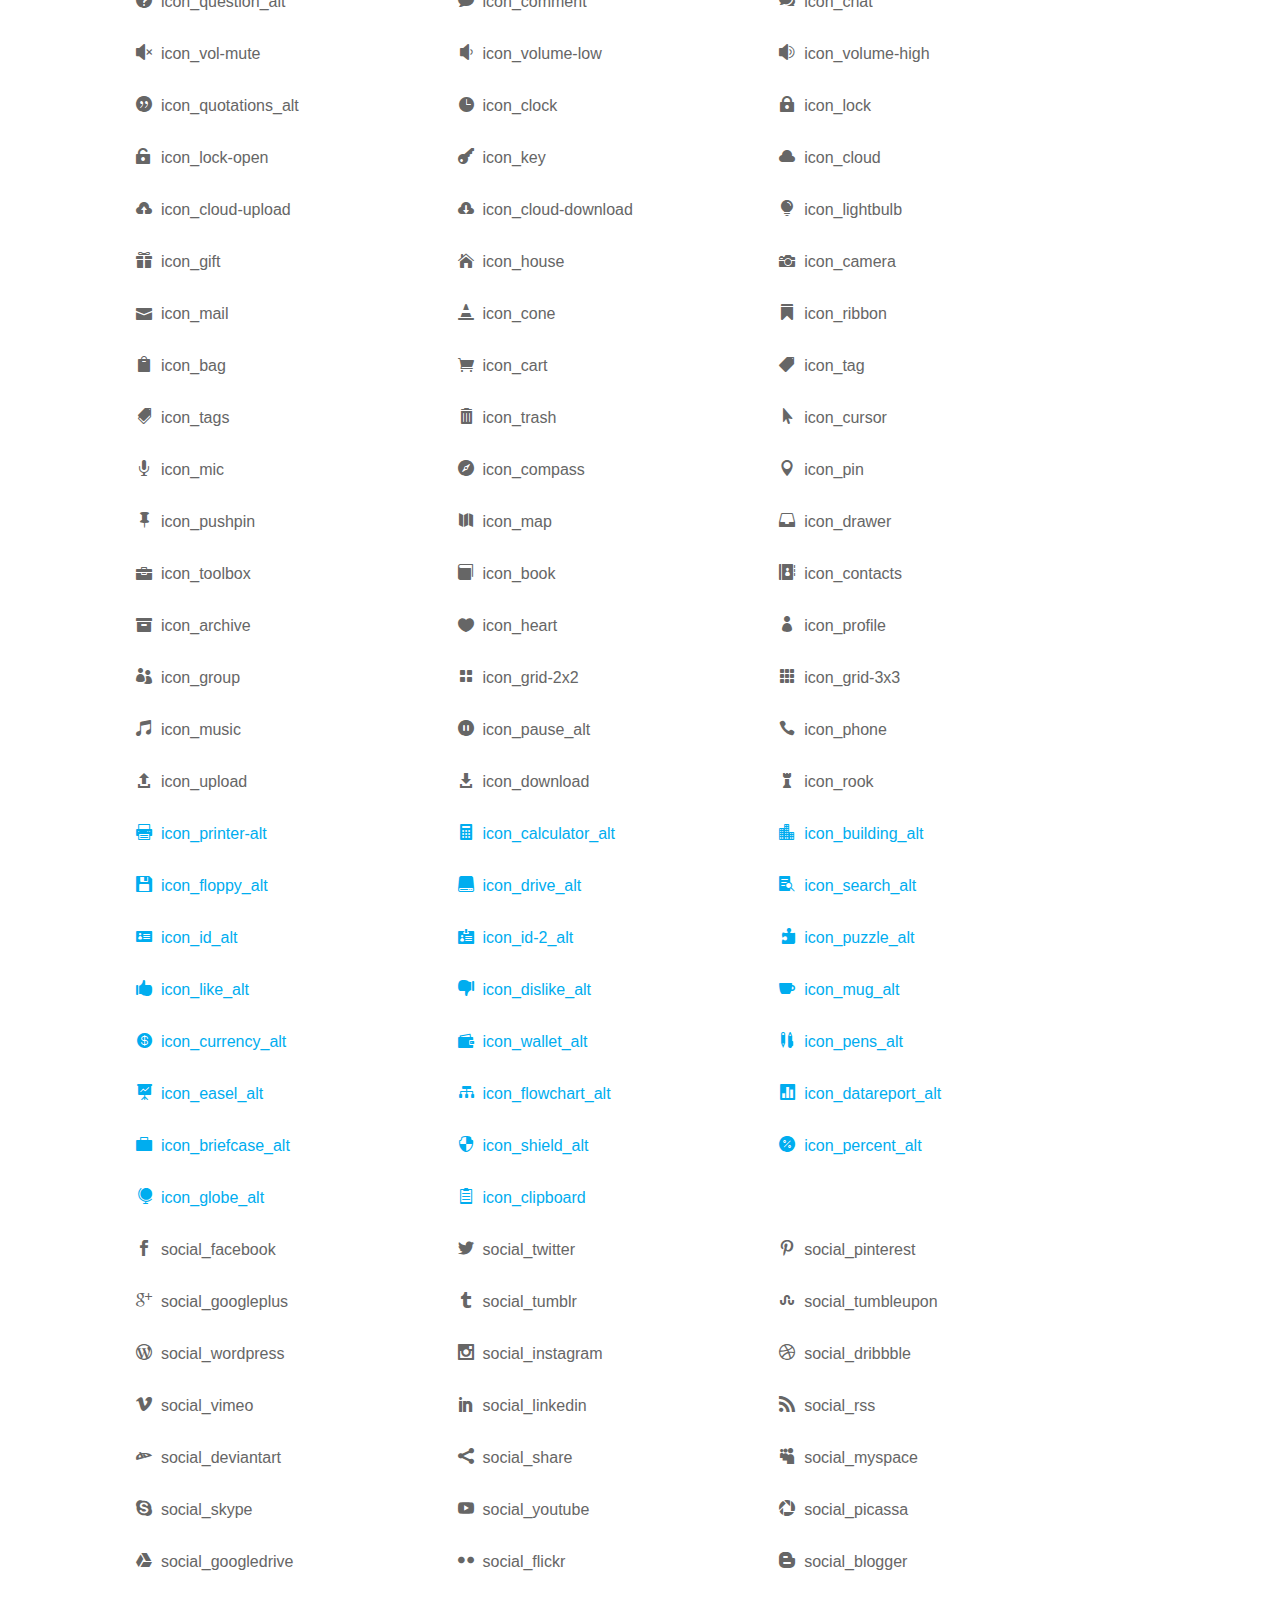
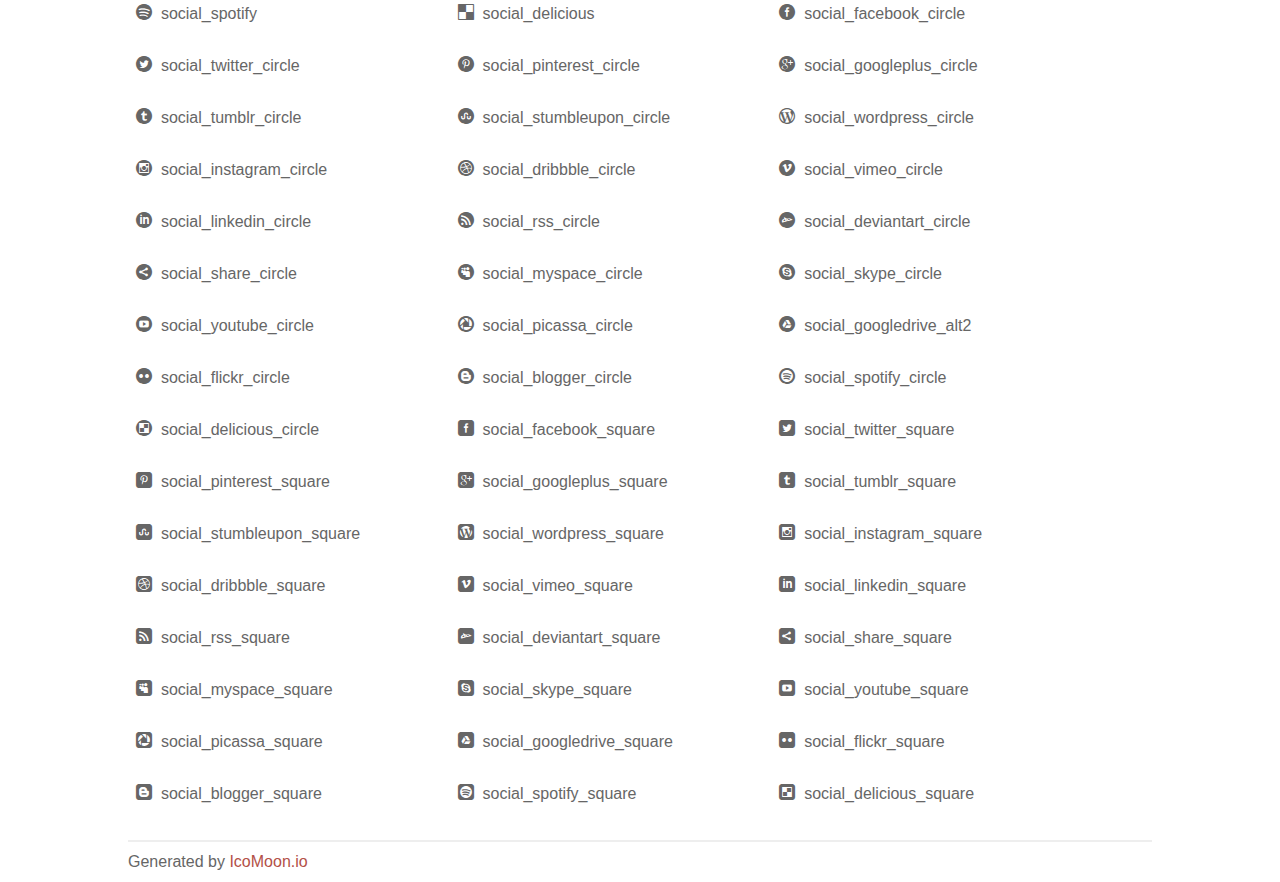
<file: fonts/elegant_font/HTML_CSS/index.html>
<!doctype html>
<html>
<head>
<title>Your Font/Glyphs</title>
<link rel="stylesheet" href="style.css" >
<!--[if lte IE 7]><script src="lte-ie7.js"></script><![endif]-->
<style>
	section, header, footer {display: block;}
	body {
		font-family: sans-serif;
		color: #666;
		line-height: 1.5;
		font-size: 1em;
	}
	* {
		-moz-box-sizing: border-box;
		-webkit-box-sizing: border-box;
		box-sizing: border-box;
		margin: 0;
		padding: 0;
	}
	.glyph {
		float: left;
		text-align: center;
		padding: .75em;
		margin: .4em 1.5em .75em 0;
		width: 6em;
		text-shadow: none;
	}
	
	.glyph input {
		font-family: consolas, monospace;
		font-size: 12px;
		width: 100%;
		text-align: center;
		border: 0;
		box-shadow: 0 0 0 1px #ccc;
		padding: .2em;
                -moz-border-radius: 5px;
                -webkit-border-radius: 5px;
	}
	
	

	.new {
		color:#00adef !important;
	}

	
	.w-main {
		width: 80%;
	}
	.centered {
		margin-left: auto;
		margin-right: auto;
	}
	.fs1 {
		font-size: 2em;
	}
	header {
		margin: 2em 0;
		padding-bottom: .5em;
		color: #666;
		box-shadow: 0 2px #eee;
	}
	header h1 {
		font-size: 2em;
		font-weight: normal;
	}
	.clearfix:before, .clearfix:after { content: ""; display: table; }
	.clearfix:after, .clear { clear: both; }
	footer {
		margin-top: 2em;
		padding: .5em 0;
		box-shadow: 0 -2px #eee;
	}
	a, a:visited {
		color: #B35047;
		text-decoration: none;
	}
	a:hover, a:focus {color: #000;}
	
	.box1 {
		font-size: 16px;
		display: inline-block;
		width: 30%;
		padding: .25em .5em;
		margin: 20px 10px 0 0;
	}
</style>
</head>
<body>
	<div class="w-main centered">
	<section class="mtm clearfix" id="glyphs">
	<div class="glyph">
		<div class="fs1" aria-hidden="true" data-icon="&#x21;"></div>
		<input type="text" readonly value="&amp;#x21;" >
	</div>
	<div class="glyph">
		<div class="fs1" aria-hidden="true" data-icon="&#x22;"></div>
		<input type="text" readonly value="&amp;#x22;" >
	</div>
	<div class="glyph">
		<div class="fs1" aria-hidden="true" data-icon="&#x23;"></div>
		<input type="text" readonly value="&amp;#x23;" >
	</div>
	<div class="glyph">
		<div class="fs1" aria-hidden="true" data-icon="&#x24;"></div>
		<input type="text" readonly value="&amp;#x24;" >
	</div>
	<div class="glyph">
		<div class="fs1" aria-hidden="true" data-icon="&#x25;"></div>
		<input type="text" readonly value="&amp;#x25;" >
	</div>
	<div class="glyph">
		<div class="fs1" aria-hidden="true" data-icon="&#x26;"></div>
		<input type="text" readonly value="&amp;#x26;" >
	</div>
	<div class="glyph">
		<div class="fs1" aria-hidden="true" data-icon="&#x27;"></div>
		<input type="text" readonly value="&amp;#x27;" >
	</div>
	<div class="glyph">
		<div class="fs1" aria-hidden="true" data-icon="&#x28;"></div>
		<input type="text" readonly value="&amp;#x28;" >
	</div>
	<div class="glyph">
		<div class="fs1" aria-hidden="true" data-icon="&#x29;"></div>
		<input type="text" readonly value="&amp;#x29;" >
	</div>
	<div class="glyph">
		<div class="fs1" aria-hidden="true" data-icon="&#x2a;"></div>
		<input type="text" readonly value="&amp;#x2a;" >
	</div>
	<div class="glyph">
		<div class="fs1" aria-hidden="true" data-icon="&#x2b;"></div>
		<input type="text" readonly value="&amp;#x2b;" >
	</div>
	<div class="glyph">
		<div class="fs1" aria-hidden="true" data-icon="&#x2c;"></div>
		<input type="text" readonly value="&amp;#x2c;" >
	</div>
	<div class="glyph">
		<div class="fs1" aria-hidden="true" data-icon="&#x2d;"></div>
		<input type="text" readonly value="&amp;#x2d;" >
	</div>
	<div class="glyph">
		<div class="fs1" aria-hidden="true" data-icon="&#x2e;"></div>
		<input type="text" readonly value="&amp;#x2e;" >
	</div>
	<div class="glyph">
		<div class="fs1" aria-hidden="true" data-icon="&#x2f;"></div>
		<input type="text" readonly value="&amp;#x2f;" >
	</div>
	<div class="glyph">
		<div class="fs1" aria-hidden="true" data-icon="&#x30;"></div>
		<input type="text" readonly value="&amp;#x30;" >
	</div>
	<div class="glyph">
		<div class="fs1" aria-hidden="true" data-icon="&#x31;"></div>
		<input type="text" readonly value="&amp;#x31;" >
	</div>
	<div class="glyph">
		<div class="fs1" aria-hidden="true" data-icon="&#x32;"></div>
		<input type="text" readonly value="&amp;#x32;" >
	</div>
	<div class="glyph">
		<div class="fs1" aria-hidden="true" data-icon="&#x33;"></div>
		<input type="text" readonly value="&amp;#x33;" >
	</div>
	<div class="glyph">
		<div class="fs1" aria-hidden="true" data-icon="&#x34;"></div>
		<input type="text" readonly value="&amp;#x34;" >
	</div>
	<div class="glyph">
		<div class="fs1" aria-hidden="true" data-icon="&#x35;"></div>
		<input type="text" readonly value="&amp;#x35;" >
	</div>
	<div class="glyph">
		<div class="fs1" aria-hidden="true" data-icon="&#x36;"></div>
		<input type="text" readonly value="&amp;#x36;" >
	</div>
	<div class="glyph">
		<div class="fs1" aria-hidden="true" data-icon="&#x37;"></div>
		<input type="text" readonly value="&amp;#x37;" >
	</div>
	<div class="glyph">
		<div class="fs1" aria-hidden="true" data-icon="&#x38;"></div>
		<input type="text" readonly value="&amp;#x38;" >
	</div>
	<div class="glyph">
		<div class="fs1" aria-hidden="true" data-icon="&#x39;"></div>
		<input type="text" readonly value="&amp;#x39;" >
	</div>
	<div class="glyph">
		<div class="fs1" aria-hidden="true" data-icon="&#x3a;"></div>
		<input type="text" readonly value="&amp;#x3a;" >
	</div>
	<div class="glyph">
		<div class="fs1" aria-hidden="true" data-icon="&#x3b;"></div>
		<input type="text" readonly value="&amp;#x3b;" >
	</div>
	<div class="glyph">
		<div class="fs1" aria-hidden="true" data-icon="&#x3c;"></div>
		<input type="text" readonly value="&amp;#x3c;" >
	</div>
	<div class="glyph">
		<div class="fs1" aria-hidden="true" data-icon="&#x3d;"></div>
		<input type="text" readonly value="&amp;#x3d;" >
	</div>
	<div class="glyph">
		<div class="fs1" aria-hidden="true" data-icon="&#x3e;"></div>
		<input type="text" readonly value="&amp;#x3e;" >
	</div>
	<div class="glyph">
		<div class="fs1" aria-hidden="true" data-icon="&#x3f;"></div>
		<input type="text" readonly value="&amp;#x3f;" >
	</div>
	<div class="glyph">
		<div class="fs1" aria-hidden="true" data-icon="&#x40;"></div>
		<input type="text" readonly value="&amp;#x40;" >
	</div>
	<div class="glyph">
		<div class="fs1" aria-hidden="true" data-icon="&#x41;"></div>
		<input type="text" readonly value="&amp;#x41;" >
	</div>
	<div class="glyph">
		<div class="fs1" aria-hidden="true" data-icon="&#x42;"></div>
		<input type="text" readonly value="&amp;#x42;" >
	</div>
	<div class="glyph">
		<div class="fs1" aria-hidden="true" data-icon="&#x43;"></div>
		<input type="text" readonly value="&amp;#x43;" >
	</div>
	<div class="glyph">
		<div class="fs1" aria-hidden="true" data-icon="&#x44;"></div>
		<input type="text" readonly value="&amp;#x44;" >
	</div>
	<div class="glyph">
		<div class="fs1" aria-hidden="true" data-icon="&#x45;"></div>
		<input type="text" readonly value="&amp;#x45;" >
	</div>
	<div class="glyph">
		<div class="fs1" aria-hidden="true" data-icon="&#x46;"></div>
		<input type="text" readonly value="&amp;#x46;" >
	</div>
	<div class="glyph">
		<div class="fs1" aria-hidden="true" data-icon="&#x47;"></div>
		<input type="text" readonly value="&amp;#x47;" >
	</div>
	<div class="glyph">
		<div class="fs1" aria-hidden="true" data-icon="&#x48;"></div>
		<input type="text" readonly value="&amp;#x48;" >
	</div>
	<div class="glyph">
		<div class="fs1" aria-hidden="true" data-icon="&#x49;"></div>
		<input type="text" readonly value="&amp;#x49;" >
	</div>
	<div class="glyph">
		<div class="fs1" aria-hidden="true" data-icon="&#x4a;"></div>
		<input type="text" readonly value="&amp;#x4a;" >
	</div>
	<div class="glyph">
		<div class="fs1" aria-hidden="true" data-icon="&#x4b;"></div>
		<input type="text" readonly value="&amp;#x4b;" >
	</div>
	<div class="glyph">
		<div class="fs1" aria-hidden="true" data-icon="&#x4c;"></div>
		<input type="text" readonly value="&amp;#x4c;" >
	</div>
	<div class="glyph">
		<div class="fs1" aria-hidden="true" data-icon="&#x4d;"></div>
		<input type="text" readonly value="&amp;#x4d;" >
	</div>
	<div class="glyph">
		<div class="fs1" aria-hidden="true" data-icon="&#x4e;"></div>
		<input type="text" readonly value="&amp;#x4e;" >
	</div>
	<div class="glyph">
		<div class="fs1" aria-hidden="true" data-icon="&#x4f;"></div>
		<input type="text" readonly value="&amp;#x4f;" >
	</div>
	<div class="glyph">
		<div class="fs1" aria-hidden="true" data-icon="&#x50;"></div>
		<input type="text" readonly value="&amp;#x50;" >
	</div>
	<div class="glyph">
		<div class="fs1" aria-hidden="true" data-icon="&#x51;"></div>
		<input type="text" readonly value="&amp;#x51;" >
	</div>
	<div class="glyph">
		<div class="fs1" aria-hidden="true" data-icon="&#x52;"></div>
		<input type="text" readonly value="&amp;#x52;" >
	</div>
	<div class="glyph">
		<div class="fs1" aria-hidden="true" data-icon="&#x53;"></div>
		<input type="text" readonly value="&amp;#x53;" >
	</div>
	<div class="glyph">
		<div class="fs1" aria-hidden="true" data-icon="&#x54;"></div>
		<input type="text" readonly value="&amp;#x54;" >
	</div>
	<div class="glyph">
		<div class="fs1" aria-hidden="true" data-icon="&#x55;"></div>
		<input type="text" readonly value="&amp;#x55;" >
	</div>
	<div class="glyph">
		<div class="fs1" aria-hidden="true" data-icon="&#x56;"></div>
		<input type="text" readonly value="&amp;#x56;" >
	</div>
	<div class="glyph">
		<div class="fs1" aria-hidden="true" data-icon="&#x57;"></div>
		<input type="text" readonly value="&amp;#x57;" >
	</div>
	<div class="glyph">
		<div class="fs1" aria-hidden="true" data-icon="&#x58;"></div>
		<input type="text" readonly value="&amp;#x58;" >
	</div>
	<div class="glyph">
		<div class="fs1" aria-hidden="true" data-icon="&#x59;"></div>
		<input type="text" readonly value="&amp;#x59;" >
	</div>
	<div class="glyph">
		<div class="fs1" aria-hidden="true" data-icon="&#x5a;"></div>
		<input type="text" readonly value="&amp;#x5a;" >
	</div>
	<div class="glyph">
		<div class="fs1" aria-hidden="true" data-icon="&#x5b;"></div>
		<input type="text" readonly value="&amp;#x5b;" >
	</div>
	<div class="glyph">
		<div class="fs1" aria-hidden="true" data-icon="&#x5c;"></div>
		<input type="text" readonly value="&amp;#x5c;" >
	</div>
	<div class="glyph">
		<div class="fs1" aria-hidden="true" data-icon="&#x5d;"></div>
		<input type="text" readonly value="&amp;#x5d;" >
	</div>
	<div class="glyph">
		<div class="fs1" aria-hidden="true" data-icon="&#x5e;"></div>
		<input type="text" readonly value="&amp;#x5e;" >
	</div>
	<div class="glyph">
		<div class="fs1" aria-hidden="true" data-icon="&#x5f;"></div>
		<input type="text" readonly value="&amp;#x5f;" >
	</div>
	<div class="glyph">
		<div class="fs1" aria-hidden="true" data-icon="&#x60;"></div>
		<input type="text" readonly value="&amp;#x60;" >
	</div>
	<div class="glyph">
		<div class="fs1" aria-hidden="true" data-icon="&#x61;"></div>
		<input type="text" readonly value="&amp;#x61;" >
	</div>
	<div class="glyph">
		<div class="fs1" aria-hidden="true" data-icon="&#x62;"></div>
		<input type="text" readonly value="&amp;#x62;" >
	</div>
	<div class="glyph">
		<div class="fs1" aria-hidden="true" data-icon="&#x63;"></div>
		<input type="text" readonly value="&amp;#x63;" >
	</div>
	<div class="glyph">
		<div class="fs1" aria-hidden="true" data-icon="&#x64;"></div>
		<input type="text" readonly value="&amp;#x64;" >
	</div>
	<div class="glyph">
		<div class="fs1" aria-hidden="true" data-icon="&#x65;"></div>
		<input type="text" readonly value="&amp;#x65;" >
	</div>
	<div class="glyph">
		<div class="fs1" aria-hidden="true" data-icon="&#x66;"></div>
		<input type="text" readonly value="&amp;#x66;" >
	</div>
	<div class="glyph">
		<div class="fs1" aria-hidden="true" data-icon="&#x67;"></div>
		<input type="text" readonly value="&amp;#x67;" >
	</div>
	<div class="glyph">
		<div class="fs1" aria-hidden="true" data-icon="&#x68;"></div>
		<input type="text" readonly value="&amp;#x68;" >
	</div>
	<div class="glyph">
		<div class="fs1" aria-hidden="true" data-icon="&#x69;"></div>
		<input type="text" readonly value="&amp;#x69;" >
	</div>
	<div class="glyph">
		<div class="fs1" aria-hidden="true" data-icon="&#x6a;"></div>
		<input type="text" readonly value="&amp;#x6a;" >
	</div>
	<div class="glyph">
		<div class="fs1" aria-hidden="true" data-icon="&#x6b;"></div>
		<input type="text" readonly value="&amp;#x6b;" >
	</div>
	<div class="glyph">
		<div class="fs1" aria-hidden="true" data-icon="&#x6c;"></div>
		<input type="text" readonly value="&amp;#x6c;" >
	</div>
	<div class="glyph">
		<div class="fs1" aria-hidden="true" data-icon="&#x6d;"></div>
		<input type="text" readonly value="&amp;#x6d;" >
	</div>
	<div class="glyph">
		<div class="fs1" aria-hidden="true" data-icon="&#x6e;"></div>
		<input type="text" readonly value="&amp;#x6e;" >
	</div>
	<div class="glyph">
		<div class="fs1" aria-hidden="true" data-icon="&#x6f;"></div>
		<input type="text" readonly value="&amp;#x6f;" >
	</div>
	<div class="glyph">
		<div class="fs1" aria-hidden="true" data-icon="&#x70;"></div>
		<input type="text" readonly value="&amp;#x70;" >
	</div>
	<div class="glyph">
		<div class="fs1" aria-hidden="true" data-icon="&#x71;"></div>
		<input type="text" readonly value="&amp;#x71;" >
	</div>
	<div class="glyph">
		<div class="fs1" aria-hidden="true" data-icon="&#x72;"></div>
		<input type="text" readonly value="&amp;#x72;" >
	</div>
	<div class="glyph">
		<div class="fs1" aria-hidden="true" data-icon="&#x73;"></div>
		<input type="text" readonly value="&amp;#x73;" >
	</div>
	<div class="glyph">
		<div class="fs1" aria-hidden="true" data-icon="&#x74;"></div>
		<input type="text" readonly value="&amp;#x74;" >
	</div>
	<div class="glyph">
		<div class="fs1" aria-hidden="true" data-icon="&#x75;"></div>
		<input type="text" readonly value="&amp;#x75;" >
	</div>
	<div class="glyph">
		<div class="fs1" aria-hidden="true" data-icon="&#x76;"></div>
		<input type="text" readonly value="&amp;#x76;" >
	</div>
	<div class="glyph">
		<div class="fs1" aria-hidden="true" data-icon="&#x77;"></div>
		<input type="text" readonly value="&amp;#x77;" >
	</div>
	<div class="glyph">
		<div class="fs1" aria-hidden="true" data-icon="&#x78;"></div>
		<input type="text" readonly value="&amp;#x78;" >
	</div>
	<div class="glyph">
		<div class="fs1" aria-hidden="true" data-icon="&#x79;"></div>
		<input type="text" readonly value="&amp;#x79;" >
	</div>
	<div class="glyph">
		<div class="fs1" aria-hidden="true" data-icon="&#x7a;"></div>
		<input type="text" readonly value="&amp;#x7a;" >
	</div>
	<div class="glyph">
		<div class="fs1" aria-hidden="true" data-icon="&#x7b;"></div>
		<input type="text" readonly value="&amp;#x7b;" >
	</div>
	<div class="glyph">
		<div class="fs1" aria-hidden="true" data-icon="&#x7c;"></div>
		<input type="text" readonly value="&amp;#x7c;" >
	</div>
	<div class="glyph">
		<div class="fs1" aria-hidden="true" data-icon="&#x7d;"></div>
		<input type="text" readonly value="&amp;#x7d;" >
	</div>
	<div class="glyph">
		<div class="fs1" aria-hidden="true" data-icon="&#x7e;"></div>
		<input type="text" readonly value="&amp;#x7e;" >
	</div>
	<div class="glyph">
		<div class="fs1" aria-hidden="true" data-icon="&#xe000;"></div>
		<input type="text" readonly value="&amp;#xe000;" >
	</div>
	<div class="glyph">
		<div class="fs1" aria-hidden="true" data-icon="&#xe001;"></div>
		<input type="text" readonly value="&amp;#xe001;" >
	</div>
	<div class="glyph">
		<div class="fs1" aria-hidden="true" data-icon="&#xe002;"></div>
		<input type="text" readonly value="&amp;#xe002;" >
	</div>
	<div class="glyph">
		<div class="fs1" aria-hidden="true" data-icon="&#xe003;"></div>
		<input type="text" readonly value="&amp;#xe003;" >
	</div>
	<div class="glyph">
		<div class="fs1" aria-hidden="true" data-icon="&#xe004;"></div>
		<input type="text" readonly value="&amp;#xe004;" >
	</div>
	<div class="glyph">
		<div class="fs1" aria-hidden="true" data-icon="&#xe005;"></div>
		<input type="text" readonly value="&amp;#xe005;" >
	</div>
	<div class="glyph">
		<div class="fs1" aria-hidden="true" data-icon="&#xe006;"></div>
		<input type="text" readonly value="&amp;#xe006;" >
	</div>
	<div class="glyph">
		<div class="fs1" aria-hidden="true" data-icon="&#xe007;"></div>
		<input type="text" readonly value="&amp;#xe007;" >
	</div>
	<div class="glyph">
		<div class="fs1" aria-hidden="true" data-icon="&#xe008;"></div>
		<input type="text" readonly value="&amp;#xe008;" >
	</div>
	<div class="glyph">
		<div class="fs1" aria-hidden="true" data-icon="&#xe009;"></div>
		<input type="text" readonly value="&amp;#xe009;" >
	</div>
	<div class="glyph">
		<div class="fs1" aria-hidden="true" data-icon="&#xe00a;"></div>
		<input type="text" readonly value="&amp;#xe00a;" >
	</div>
	<div class="glyph">
		<div class="fs1" aria-hidden="true" data-icon="&#xe00b;"></div>
		<input type="text" readonly value="&amp;#xe00b;" >
	</div>
	<div class="glyph">
		<div class="fs1" aria-hidden="true" data-icon="&#xe00c;"></div>
		<input type="text" readonly value="&amp;#xe00c;" >
	</div>
	<div class="glyph">
		<div class="fs1" aria-hidden="true" data-icon="&#xe00d;"></div>
		<input type="text" readonly value="&amp;#xe00d;" >
	</div>
	<div class="glyph">
		<div class="fs1" aria-hidden="true" data-icon="&#xe00e;"></div>
		<input type="text" readonly value="&amp;#xe00e;" >
	</div>
	<div class="glyph">
		<div class="fs1" aria-hidden="true" data-icon="&#xe00f;"></div>
		<input type="text" readonly value="&amp;#xe00f;" >
	</div>
	<div class="glyph">
		<div class="fs1" aria-hidden="true" data-icon="&#xe010;"></div>
		<input type="text" readonly value="&amp;#xe010;" >
	</div>
	<div class="glyph">
		<div class="fs1" aria-hidden="true" data-icon="&#xe011;"></div>
		<input type="text" readonly value="&amp;#xe011;" >
	</div>
	<div class="glyph">
		<div class="fs1" aria-hidden="true" data-icon="&#xe012;"></div>
		<input type="text" readonly value="&amp;#xe012;" >
	</div>
	<div class="glyph">
		<div class="fs1" aria-hidden="true" data-icon="&#xe013;"></div>
		<input type="text" readonly value="&amp;#xe013;" >
	</div>
	<div class="glyph">
		<div class="fs1" aria-hidden="true" data-icon="&#xe014;"></div>
		<input type="text" readonly value="&amp;#xe014;" >
	</div>
	<div class="glyph">
		<div class="fs1" aria-hidden="true" data-icon="&#xe015;"></div>
		<input type="text" readonly value="&amp;#xe015;" >
	</div>
	<div class="glyph">
		<div class="fs1" aria-hidden="true" data-icon="&#xe016;"></div>
		<input type="text" readonly value="&amp;#xe016;" >
	</div>
	<div class="glyph">
		<div class="fs1" aria-hidden="true" data-icon="&#xe017;"></div>
		<input type="text" readonly value="&amp;#xe017;" >
	</div>
	<div class="glyph">
		<div class="fs1" aria-hidden="true" data-icon="&#xe018;"></div>
		<input type="text" readonly value="&amp;#xe018;" >
	</div>
	<div class="glyph">
		<div class="fs1" aria-hidden="true" data-icon="&#xe019;"></div>
		<input type="text" readonly value="&amp;#xe019;" >
	</div>
	<div class="glyph">
		<div class="fs1" aria-hidden="true" data-icon="&#xe01a;"></div>
		<input type="text" readonly value="&amp;#xe01a;" >
	</div>
	<div class="glyph">
		<div class="fs1" aria-hidden="true" data-icon="&#xe01b;"></div>
		<input type="text" readonly value="&amp;#xe01b;" >
	</div>
	<div class="glyph">
		<div class="fs1" aria-hidden="true" data-icon="&#xe01c;"></div>
		<input type="text" readonly value="&amp;#xe01c;" >
	</div>
	<div class="glyph">
		<div class="fs1" aria-hidden="true" data-icon="&#xe01d;"></div>
		<input type="text" readonly value="&amp;#xe01d;" >
	</div>
	<div class="glyph">
		<div class="fs1" aria-hidden="true" data-icon="&#xe01e;"></div>
		<input type="text" readonly value="&amp;#xe01e;" >
	</div>
	<div class="glyph">
		<div class="fs1" aria-hidden="true" data-icon="&#xe01f;"></div>
		<input type="text" readonly value="&amp;#xe01f;" >
	</div>
	<div class="glyph">
		<div class="fs1" aria-hidden="true" data-icon="&#xe020;"></div>
		<input type="text" readonly value="&amp;#xe020;" >
	</div>
	<div class="glyph">
		<div class="fs1" aria-hidden="true" data-icon="&#xe021;"></div>
		<input type="text" readonly value="&amp;#xe021;" >
	</div>
	<div class="glyph">
		<div class="fs1" aria-hidden="true" data-icon="&#xe022;"></div>
		<input type="text" readonly value="&amp;#xe022;" >
	</div>
	<div class="glyph">
		<div class="fs1" aria-hidden="true" data-icon="&#xe023;"></div>
		<input type="text" readonly value="&amp;#xe023;" >
	</div>
	<div class="glyph">
		<div class="fs1" aria-hidden="true" data-icon="&#xe024;"></div>
		<input type="text" readonly value="&amp;#xe024;" >
	</div>
	<div class="glyph">
		<div class="fs1" aria-hidden="true" data-icon="&#xe025;"></div>
		<input type="text" readonly value="&amp;#xe025;" >
	</div>
	<div class="glyph">
		<div class="fs1" aria-hidden="true" data-icon="&#xe026;"></div>
		<input type="text" readonly value="&amp;#xe026;" >
	</div>
	<div class="glyph">
		<div class="fs1" aria-hidden="true" data-icon="&#xe027;"></div>
		<input type="text" readonly value="&amp;#xe027;" >
	</div>
	<div class="glyph">
		<div class="fs1" aria-hidden="true" data-icon="&#xe028;"></div>
		<input type="text" readonly value="&amp;#xe028;" >
	</div>
	<div class="glyph">
		<div class="fs1" aria-hidden="true" data-icon="&#xe029;"></div>
		<input type="text" readonly value="&amp;#xe029;" >
	</div>
	<div class="glyph">
		<div class="fs1" aria-hidden="true" data-icon="&#xe02a;"></div>
		<input type="text" readonly value="&amp;#xe02a;" >
	</div>
	<div class="glyph">
		<div class="fs1" aria-hidden="true" data-icon="&#xe02b;"></div>
		<input type="text" readonly value="&amp;#xe02b;" >
	</div>
	<div class="glyph">
		<div class="fs1" aria-hidden="true" data-icon="&#xe02c;"></div>
		<input type="text" readonly value="&amp;#xe02c;" >
	</div>
	<div class="glyph">
		<div class="fs1" aria-hidden="true" data-icon="&#xe02d;"></div>
		<input type="text" readonly value="&amp;#xe02d;" >
	</div>
	<div class="glyph">
		<div class="fs1" aria-hidden="true" data-icon="&#xe02e;"></div>
		<input type="text" readonly value="&amp;#xe02e;" >
	</div>
	<div class="glyph">
		<div class="fs1" aria-hidden="true" data-icon="&#xe02f;"></div>
		<input type="text" readonly value="&amp;#xe02f;" >
	</div>
	<div class="glyph">
		<div class="fs1" aria-hidden="true" data-icon="&#xe030;"></div>
		<input type="text" readonly value="&amp;#xe030;" >
	</div>
    
    <div class="new">
    
    <div class="glyph">
		<div class="fs1" aria-hidden="true" data-icon="&#xe103;"></div>
		<input type="text" readonly value="&amp;#xe103;" >
	</div>
	<div class="glyph">
		<div class="fs1" aria-hidden="true" data-icon="&#xe0ee;"></div>
		<input type="text" readonly value="&amp;#xe0ee;" >
	</div>
	<div class="glyph">
		<div class="fs1" aria-hidden="true" data-icon="&#xe0ef;"></div>
		<input type="text" readonly value="&amp;#xe0ef;" >
	</div>
	<div class="glyph">
		<div class="fs1" aria-hidden="true" data-icon="&#xe0e8;"></div>
		<input type="text" readonly value="&amp;#xe0e8;" >
	</div>
	<div class="glyph">
		<div class="fs1" aria-hidden="true" data-icon="&#xe0ea;"></div>
		<input type="text" readonly value="&amp;#xe0ea;" >
	</div>
	<div class="glyph">
		<div class="fs1" aria-hidden="true" data-icon="&#xe101;"></div>
		<input type="text" readonly value="&amp;#xe101;" >
	</div>
	<div class="glyph">
		<div class="fs1" aria-hidden="true" data-icon="&#xe107;"></div>
		<input type="text" readonly value="&amp;#xe107;" >
	</div>
	<div class="glyph">
		<div class="fs1" aria-hidden="true" data-icon="&#xe108;"></div>
		<input type="text" readonly value="&amp;#xe108;" >
	</div>
	<div class="glyph">
		<div class="fs1" aria-hidden="true" data-icon="&#xe102;"></div>
		<input type="text" readonly value="&amp;#xe102;" >
	</div>
	<div class="glyph">
		<div class="fs1" aria-hidden="true" data-icon="&#xe106;"></div>
		<input type="text" readonly value="&amp;#xe106;" >
	</div>
	<div class="glyph">
		<div class="fs1" aria-hidden="true" data-icon="&#xe0eb;"></div>
		<input type="text" readonly value="&amp;#xe0eb;" >
	</div>
	<div class="glyph">
		<div class="fs1" aria-hidden="true" data-icon="&#xe105;"></div>
		<input type="text" readonly value="&amp;#xe105;" >
	</div>
	<div class="glyph">
		<div class="fs1" aria-hidden="true" data-icon="&#xe0ed;"></div>
		<input type="text" readonly value="&amp;#xe0ed;" >
	</div>
	<div class="glyph">
		<div class="fs1" aria-hidden="true" data-icon="&#xe100;"></div>
		<input type="text" readonly value="&amp;#xe100;" >
	</div>
	<div class="glyph">
		<div class="fs1" aria-hidden="true" data-icon="&#xe104;"></div>
		<input type="text" readonly value="&amp;#xe104;" >
	</div>
	<div class="glyph">
		<div class="fs1" aria-hidden="true" data-icon="&#xe0e9;"></div>
		<input type="text" readonly value="&amp;#xe0e9;" >
	</div>
	<div class="glyph">
		<div class="fs1" aria-hidden="true" data-icon="&#xe109;"></div>
		<input type="text" readonly value="&amp;#xe109;" >
	</div>
	<div class="glyph">
		<div class="fs1" aria-hidden="true" data-icon="&#xe0ec;"></div>
		<input type="text" readonly value="&amp;#xe0ec;" >
	</div>
	<div class="glyph">
		<div class="fs1" aria-hidden="true" data-icon="&#xe0fe;"></div>
		<input type="text" readonly value="&amp;#xe0fe;" >
	</div>
	<div class="glyph">
		<div class="fs1" aria-hidden="true" data-icon="&#xe0f6;"></div>
		<input type="text" readonly value="&amp;#xe0f6;" >
	</div>
	<div class="glyph">
		<div class="fs1" aria-hidden="true" data-icon="&#xe0fb;"></div>
		<input type="text" readonly value="&amp;#xe0fb;" >
	</div>
	<div class="glyph">
		<div class="fs1" aria-hidden="true" data-icon="&#xe0e2;"></div>
		<input type="text" readonly value="&amp;#xe0e2;" >
	</div>
	<div class="glyph">
		<div class="fs1" aria-hidden="true" data-icon="&#xe0e3;"></div>
		<input type="text" readonly value="&amp;#xe0e3;" >
	</div>
	<div class="glyph">
		<div class="fs1" aria-hidden="true" data-icon="&#xe0f5;"></div>
		<input type="text" readonly value="&amp;#xe0f5;" >
	</div>
	<div class="glyph">
		<div class="fs1" aria-hidden="true" data-icon="&#xe0e1;"></div>
		<input type="text" readonly value="&amp;#xe0e1;" >
	</div>
	<div class="glyph">
		<div class="fs1" aria-hidden="true" data-icon="&#xe0ff;"></div>
		<input type="text" readonly value="&amp;#xe0ff;" >
	</div>
    
    </div>
    
	<div class="glyph">
		<div class="fs1" aria-hidden="true" data-icon="&#xe031;"></div>
		<input type="text" readonly value="&amp;#xe031;" >
	</div>
	<div class="glyph">
		<div class="fs1" aria-hidden="true" data-icon="&#xe032;"></div>
		<input type="text" readonly value="&amp;#xe032;" >
	</div>
	<div class="glyph">
		<div class="fs1" aria-hidden="true" data-icon="&#xe033;"></div>
		<input type="text" readonly value="&amp;#xe033;" >
	</div>
	<div class="glyph">
		<div class="fs1" aria-hidden="true" data-icon="&#xe034;"></div>
		<input type="text" readonly value="&amp;#xe034;" >
	</div>
	<div class="glyph">
		<div class="fs1" aria-hidden="true" data-icon="&#xe035;"></div>
		<input type="text" readonly value="&amp;#xe035;" >
	</div>
	<div class="glyph">
		<div class="fs1" aria-hidden="true" data-icon="&#xe036;"></div>
		<input type="text" readonly value="&amp;#xe036;" >
	</div>
	<div class="glyph">
		<div class="fs1" aria-hidden="true" data-icon="&#xe037;"></div>
		<input type="text" readonly value="&amp;#xe037;" >
	</div>
	<div class="glyph">
		<div class="fs1" aria-hidden="true" data-icon="&#xe038;"></div>
		<input type="text" readonly value="&amp;#xe038;" >
	</div>
	<div class="glyph">
		<div class="fs1" aria-hidden="true" data-icon="&#xe039;"></div>
		<input type="text" readonly value="&amp;#xe039;" >
	</div>
	<div class="glyph">
		<div class="fs1" aria-hidden="true" data-icon="&#xe03a;"></div>
		<input type="text" readonly value="&amp;#xe03a;" >
	</div>
	<div class="glyph">
		<div class="fs1" aria-hidden="true" data-icon="&#xe03b;"></div>
		<input type="text" readonly value="&amp;#xe03b;" >
	</div>
	<div class="glyph">
		<div class="fs1" aria-hidden="true" data-icon="&#xe03c;"></div>
		<input type="text" readonly value="&amp;#xe03c;" >
	</div>
	<div class="glyph">
		<div class="fs1" aria-hidden="true" data-icon="&#xe03d;"></div>
		<input type="text" readonly value="&amp;#xe03d;" >
	</div>
	<div class="glyph">
		<div class="fs1" aria-hidden="true" data-icon="&#xe03e;"></div>
		<input type="text" readonly value="&amp;#xe03e;" >
	</div>
	<div class="glyph">
		<div class="fs1" aria-hidden="true" data-icon="&#xe03f;"></div>
		<input type="text" readonly value="&amp;#xe03f;" >
	</div>
	<div class="glyph">
		<div class="fs1" aria-hidden="true" data-icon="&#xe040;"></div>
		<input type="text" readonly value="&amp;#xe040;" >
	</div>
	<div class="glyph">
		<div class="fs1" aria-hidden="true" data-icon="&#xe041;"></div>
		<input type="text" readonly value="&amp;#xe041;" >
	</div>
	<div class="glyph">
		<div class="fs1" aria-hidden="true" data-icon="&#xe042;"></div>
		<input type="text" readonly value="&amp;#xe042;" >
	</div>
	<div class="glyph">
		<div class="fs1" aria-hidden="true" data-icon="&#xe043;"></div>
		<input type="text" readonly value="&amp;#xe043;" >
	</div>
	<div class="glyph">
		<div class="fs1" aria-hidden="true" data-icon="&#xe044;"></div>
		<input type="text" readonly value="&amp;#xe044;" >
	</div>
	<div class="glyph">
		<div class="fs1" aria-hidden="true" data-icon="&#xe045;"></div>
		<input type="text" readonly value="&amp;#xe045;" >
	</div>
	<div class="glyph">
		<div class="fs1" aria-hidden="true" data-icon="&#xe046;"></div>
		<input type="text" readonly value="&amp;#xe046;" >
	</div>
	<div class="glyph">
		<div class="fs1" aria-hidden="true" data-icon="&#xe047;"></div>
		<input type="text" readonly value="&amp;#xe047;" >
	</div>
	<div class="glyph">
		<div class="fs1" aria-hidden="true" data-icon="&#xe048;"></div>
		<input type="text" readonly value="&amp;#xe048;" >
	</div>
	<div class="glyph">
		<div class="fs1" aria-hidden="true" data-icon="&#xe049;"></div>
		<input type="text" readonly value="&amp;#xe049;" >
	</div>
	<div class="glyph">
		<div class="fs1" aria-hidden="true" data-icon="&#xe04a;"></div>
		<input type="text" readonly value="&amp;#xe04a;" >
	</div>
	<div class="glyph">
		<div class="fs1" aria-hidden="true" data-icon="&#xe04b;"></div>
		<input type="text" readonly value="&amp;#xe04b;" >
	</div>
	<div class="glyph">
		<div class="fs1" aria-hidden="true" data-icon="&#xe04c;"></div>
		<input type="text" readonly value="&amp;#xe04c;" >
	</div>
	<div class="glyph">
		<div class="fs1" aria-hidden="true" data-icon="&#xe04d;"></div>
		<input type="text" readonly value="&amp;#xe04d;" >
	</div>
	<div class="glyph">
		<div class="fs1" aria-hidden="true" data-icon="&#xe04e;"></div>
		<input type="text" readonly value="&amp;#xe04e;" >
	</div>
	<div class="glyph">
		<div class="fs1" aria-hidden="true" data-icon="&#xe04f;"></div>
		<input type="text" readonly value="&amp;#xe04f;" >
	</div>
	<div class="glyph">
		<div class="fs1" aria-hidden="true" data-icon="&#xe050;"></div>
		<input type="text" readonly value="&amp;#xe050;" >
	</div>
	<div class="glyph">
		<div class="fs1" aria-hidden="true" data-icon="&#xe051;"></div>
		<input type="text" readonly value="&amp;#xe051;" >
	</div>
	<div class="glyph">
		<div class="fs1" aria-hidden="true" data-icon="&#xe052;"></div>
		<input type="text" readonly value="&amp;#xe052;" >
	</div>
	<div class="glyph">
		<div class="fs1" aria-hidden="true" data-icon="&#xe053;"></div>
		<input type="text" readonly value="&amp;#xe053;" >
	</div>
	<div class="glyph">
		<div class="fs1" aria-hidden="true" data-icon="&#xe054;"></div>
		<input type="text" readonly value="&amp;#xe054;" >
	</div>
	<div class="glyph">
		<div class="fs1" aria-hidden="true" data-icon="&#xe055;"></div>
		<input type="text" readonly value="&amp;#xe055;" >
	</div>
	<div class="glyph">
		<div class="fs1" aria-hidden="true" data-icon="&#xe056;"></div>
		<input type="text" readonly value="&amp;#xe056;" >
	</div>
	<div class="glyph">
		<div class="fs1" aria-hidden="true" data-icon="&#xe057;"></div>
		<input type="text" readonly value="&amp;#xe057;" >
	</div>
	<div class="glyph">
		<div class="fs1" aria-hidden="true" data-icon="&#xe058;"></div>
		<input type="text" readonly value="&amp;#xe058;" >
	</div>
	<div class="glyph">
		<div class="fs1" aria-hidden="true" data-icon="&#xe059;"></div>
		<input type="text" readonly value="&amp;#xe059;" >
	</div>
	<div class="glyph">
		<div class="fs1" aria-hidden="true" data-icon="&#xe05a;"></div>
		<input type="text" readonly value="&amp;#xe05a;" >
	</div>
	<div class="glyph">
		<div class="fs1" aria-hidden="true" data-icon="&#xe05b;"></div>
		<input type="text" readonly value="&amp;#xe05b;" >
	</div>
	<div class="glyph">
		<div class="fs1" aria-hidden="true" data-icon="&#xe05c;"></div>
		<input type="text" readonly value="&amp;#xe05c;" >
	</div>
	<div class="glyph">
		<div class="fs1" aria-hidden="true" data-icon="&#xe05d;"></div>
		<input type="text" readonly value="&amp;#xe05d;" >
	</div>
	<div class="glyph">
		<div class="fs1" aria-hidden="true" data-icon="&#xe05e;"></div>
		<input type="text" readonly value="&amp;#xe05e;" >
	</div>
	<div class="glyph">
		<div class="fs1" aria-hidden="true" data-icon="&#xe05f;"></div>
		<input type="text" readonly value="&amp;#xe05f;" >
	</div>
	<div class="glyph">
		<div class="fs1" aria-hidden="true" data-icon="&#xe060;"></div>
		<input type="text" readonly value="&amp;#xe060;" >
	</div>
	<div class="glyph">
		<div class="fs1" aria-hidden="true" data-icon="&#xe061;"></div>
		<input type="text" readonly value="&amp;#xe061;" >
	</div>
	<div class="glyph">
		<div class="fs1" aria-hidden="true" data-icon="&#xe062;"></div>
		<input type="text" readonly value="&amp;#xe062;" >
	</div>
	<div class="glyph">
		<div class="fs1" aria-hidden="true" data-icon="&#xe063;"></div>
		<input type="text" readonly value="&amp;#xe063;" >
	</div>
	<div class="glyph">
		<div class="fs1" aria-hidden="true" data-icon="&#xe064;"></div>
		<input type="text" readonly value="&amp;#xe064;" >
	</div>
	<div class="glyph">
		<div class="fs1" aria-hidden="true" data-icon="&#xe065;"></div>
		<input type="text" readonly value="&amp;#xe065;" >
	</div>
	<div class="glyph">
		<div class="fs1" aria-hidden="true" data-icon="&#xe066;"></div>
		<input type="text" readonly value="&amp;#xe066;" >
	</div>
	<div class="glyph">
		<div class="fs1" aria-hidden="true" data-icon="&#xe067;"></div>
		<input type="text" readonly value="&amp;#xe067;" >
	</div>
	<div class="glyph">
		<div class="fs1" aria-hidden="true" data-icon="&#xe068;"></div>
		<input type="text" readonly value="&amp;#xe068;" >
	</div>
	<div class="glyph">
		<div class="fs1" aria-hidden="true" data-icon="&#xe069;"></div>
		<input type="text" readonly value="&amp;#xe069;" >
	</div>
	<div class="glyph">
		<div class="fs1" aria-hidden="true" data-icon="&#xe06a;"></div>
		<input type="text" readonly value="&amp;#xe06a;" >
	</div>
	<div class="glyph">
		<div class="fs1" aria-hidden="true" data-icon="&#xe06b;"></div>
		<input type="text" readonly value="&amp;#xe06b;" >
	</div>
	<div class="glyph">
		<div class="fs1" aria-hidden="true" data-icon="&#xe06c;"></div>
		<input type="text" readonly value="&amp;#xe06c;" >
	</div>
	<div class="glyph">
		<div class="fs1" aria-hidden="true" data-icon="&#xe06d;"></div>
		<input type="text" readonly value="&amp;#xe06d;" >
	</div>
	<div class="glyph">
		<div class="fs1" aria-hidden="true" data-icon="&#xe06e;"></div>
		<input type="text" readonly value="&amp;#xe06e;" >
	</div>
	<div class="glyph">
		<div class="fs1" aria-hidden="true" data-icon="&#xe06f;"></div>
		<input type="text" readonly value="&amp;#xe06f;" >
	</div>
	<div class="glyph">
		<div class="fs1" aria-hidden="true" data-icon="&#xe070;"></div>
		<input type="text" readonly value="&amp;#xe070;" >
	</div>
	<div class="glyph">
		<div class="fs1" aria-hidden="true" data-icon="&#xe071;"></div>
		<input type="text" readonly value="&amp;#xe071;" >
	</div>
	<div class="glyph">
		<div class="fs1" aria-hidden="true" data-icon="&#xe072;"></div>
		<input type="text" readonly value="&amp;#xe072;" >
	</div>
	<div class="glyph">
		<div class="fs1" aria-hidden="true" data-icon="&#xe073;"></div>
		<input type="text" readonly value="&amp;#xe073;" >
	</div>
	<div class="glyph">
		<div class="fs1" aria-hidden="true" data-icon="&#xe074;"></div>
		<input type="text" readonly value="&amp;#xe074;" >
	</div>
	<div class="glyph">
		<div class="fs1" aria-hidden="true" data-icon="&#xe075;"></div>
		<input type="text" readonly value="&amp;#xe075;" >
	</div>
	<div class="glyph">
		<div class="fs1" aria-hidden="true" data-icon="&#xe076;"></div>
		<input type="text" readonly value="&amp;#xe076;" >
	</div>
	<div class="glyph">
		<div class="fs1" aria-hidden="true" data-icon="&#xe077;"></div>
		<input type="text" readonly value="&amp;#xe077;" >
	</div>
	<div class="glyph">
		<div class="fs1" aria-hidden="true" data-icon="&#xe078;"></div>
		<input type="text" readonly value="&amp;#xe078;" >
	</div>
	<div class="glyph">
		<div class="fs1" aria-hidden="true" data-icon="&#xe079;"></div>
		<input type="text" readonly value="&amp;#xe079;" >
	</div>
	<div class="glyph">
		<div class="fs1" aria-hidden="true" data-icon="&#xe07a;"></div>
		<input type="text" readonly value="&amp;#xe07a;" >
	</div>
	<div class="glyph">
		<div class="fs1" aria-hidden="true" data-icon="&#xe07b;"></div>
		<input type="text" readonly value="&amp;#xe07b;" >
	</div>
	<div class="glyph">
		<div class="fs1" aria-hidden="true" data-icon="&#xe07c;"></div>
		<input type="text" readonly value="&amp;#xe07c;" >
	</div>
	<div class="glyph">
		<div class="fs1" aria-hidden="true" data-icon="&#xe07d;"></div>
		<input type="text" readonly value="&amp;#xe07d;" >
	</div>
	<div class="glyph">
		<div class="fs1" aria-hidden="true" data-icon="&#xe07e;"></div>
		<input type="text" readonly value="&amp;#xe07e;" >
	</div>
	<div class="glyph">
		<div class="fs1" aria-hidden="true" data-icon="&#xe07f;"></div>
		<input type="text" readonly value="&amp;#xe07f;" >
	</div>
	<div class="glyph">
		<div class="fs1" aria-hidden="true" data-icon="&#xe080;"></div>
		<input type="text" readonly value="&amp;#xe080;" >
	</div>
	<div class="glyph">
		<div class="fs1" aria-hidden="true" data-icon="&#xe081;"></div>
		<input type="text" readonly value="&amp;#xe081;" >
	</div>
	<div class="glyph">
		<div class="fs1" aria-hidden="true" data-icon="&#xe082;"></div>
		<input type="text" readonly value="&amp;#xe082;" >
	</div>
	<div class="glyph">
		<div class="fs1" aria-hidden="true" data-icon="&#xe083;"></div>
		<input type="text" readonly value="&amp;#xe083;" >
	</div>
	<div class="glyph">
		<div class="fs1" aria-hidden="true" data-icon="&#xe084;"></div>
		<input type="text" readonly value="&amp;#xe084;" >
	</div>
	<div class="glyph">
		<div class="fs1" aria-hidden="true" data-icon="&#xe085;"></div>
		<input type="text" readonly value="&amp;#xe085;" >
	</div>
	<div class="glyph">
		<div class="fs1" aria-hidden="true" data-icon="&#xe086;"></div>
		<input type="text" readonly value="&amp;#xe086;" >
	</div>
	<div class="glyph">
		<div class="fs1" aria-hidden="true" data-icon="&#xe087;"></div>
		<input type="text" readonly value="&amp;#xe087;" >
	</div>
	<div class="glyph">
		<div class="fs1" aria-hidden="true" data-icon="&#xe088;"></div>
		<input type="text" readonly value="&amp;#xe088;" >
	</div>
	<div class="glyph">
		<div class="fs1" aria-hidden="true" data-icon="&#xe089;"></div>
		<input type="text" readonly value="&amp;#xe089;" >
	</div>
	<div class="glyph">
		<div class="fs1" aria-hidden="true" data-icon="&#xe08a;"></div>
		<input type="text" readonly value="&amp;#xe08a;" >
	</div>
	<div class="glyph">
		<div class="fs1" aria-hidden="true" data-icon="&#xe08b;"></div>
		<input type="text" readonly value="&amp;#xe08b;" >
	</div>
	<div class="glyph">
		<div class="fs1" aria-hidden="true" data-icon="&#xe08c;"></div>
		<input type="text" readonly value="&amp;#xe08c;" >
	</div>
	<div class="glyph">
		<div class="fs1" aria-hidden="true" data-icon="&#xe08d;"></div>
		<input type="text" readonly value="&amp;#xe08d;" >
	</div>
	<div class="glyph">
		<div class="fs1" aria-hidden="true" data-icon="&#xe08e;"></div>
		<input type="text" readonly value="&amp;#xe08e;" >
	</div>
	<div class="glyph">
		<div class="fs1" aria-hidden="true" data-icon="&#xe08f;"></div>
		<input type="text" readonly value="&amp;#xe08f;" >
	</div>
	<div class="glyph">
		<div class="fs1" aria-hidden="true" data-icon="&#xe090;"></div>
		<input type="text" readonly value="&amp;#xe090;" >
	</div>
	<div class="glyph">
		<div class="fs1" aria-hidden="true" data-icon="&#xe091;"></div>
		<input type="text" readonly value="&amp;#xe091;" >
	</div>
	<div class="glyph">
		<div class="fs1" aria-hidden="true" data-icon="&#xe092;"></div>
		<input type="text" readonly value="&amp;#xe092;" >
	</div>
    
    <div class="new">
    
    <div class="glyph">
		<div class="fs1" aria-hidden="true" data-icon="&#xe0f8;"></div>
		<input type="text" readonly value="&amp;#xe0f8;" >
	</div>
	<div class="glyph">
		<div class="fs1" aria-hidden="true" data-icon="&#xe0fa;"></div>
		<input type="text" readonly value="&amp;#xe0fa;" >
	</div>
	<div class="glyph">
		<div class="fs1" aria-hidden="true" data-icon="&#xe0e7;"></div>
		<input type="text" readonly value="&amp;#xe0e7;" >
	</div>
	<div class="glyph">
		<div class="fs1" aria-hidden="true" data-icon="&#xe0fd;"></div>
		<input type="text" readonly value="&amp;#xe0fd;" >
	</div>
	<div class="glyph">
		<div class="fs1" aria-hidden="true" data-icon="&#xe0e4;"></div>
		<input type="text" readonly value="&amp;#xe0e4;" >
	</div>
	<div class="glyph">
		<div class="fs1" aria-hidden="true" data-icon="&#xe0e5;"></div>
		<input type="text" readonly value="&amp;#xe0e5;" >
	</div>
	<div class="glyph">
		<div class="fs1" aria-hidden="true" data-icon="&#xe0f7;"></div>
		<input type="text" readonly value="&amp;#xe0f7;" >
	</div>
	<div class="glyph">
		<div class="fs1" aria-hidden="true" data-icon="&#xe0e0;"></div>
		<input type="text" readonly value="&amp;#xe0e0;" >
	</div>
	<div class="glyph">
		<div class="fs1" aria-hidden="true" data-icon="&#xe0fc;"></div>
		<input type="text" readonly value="&amp;#xe0fc;" >
	</div>
	<div class="glyph">
		<div class="fs1" aria-hidden="true" data-icon="&#xe0f9;"></div>
		<input type="text" readonly value="&amp;#xe0f9;" >
	</div>
	<div class="glyph">
		<div class="fs1" aria-hidden="true" data-icon="&#xe0dd;"></div>
		<input type="text" readonly value="&amp;#xe0dd;" >
	</div>
	<div class="glyph">
		<div class="fs1" aria-hidden="true" data-icon="&#xe0f1;"></div>
		<input type="text" readonly value="&amp;#xe0f1;" >
	</div>
	<div class="glyph">
		<div class="fs1" aria-hidden="true" data-icon="&#xe0dc;"></div>
		<input type="text" readonly value="&amp;#xe0dc;" >
	</div>
	<div class="glyph">
		<div class="fs1" aria-hidden="true" data-icon="&#xe0f3;"></div>
		<input type="text" readonly value="&amp;#xe0f3;" >
	</div>
	<div class="glyph">
		<div class="fs1" aria-hidden="true" data-icon="&#xe0d8;"></div>
		<input type="text" readonly value="&amp;#xe0d8;" >
	</div>
	<div class="glyph">
		<div class="fs1" aria-hidden="true" data-icon="&#xe0db;"></div>
		<input type="text" readonly value="&amp;#xe0db;" >
	</div>
	<div class="glyph">
		<div class="fs1" aria-hidden="true" data-icon="&#xe0f0;"></div>
		<input type="text" readonly value="&amp;#xe0f0;" >
	</div>
	<div class="glyph">
		<div class="fs1" aria-hidden="true" data-icon="&#xe0df;"></div>
		<input type="text" readonly value="&amp;#xe0df;" >
	</div>
	<div class="glyph">
		<div class="fs1" aria-hidden="true" data-icon="&#xe0f2;"></div>
		<input type="text" readonly value="&amp;#xe0f2;" >
	</div>
	<div class="glyph">
		<div class="fs1" aria-hidden="true" data-icon="&#xe0f4;"></div>
		<input type="text" readonly value="&amp;#xe0f4;" >
	</div>
	<div class="glyph">
		<div class="fs1" aria-hidden="true" data-icon="&#xe0d9;"></div>
		<input type="text" readonly value="&amp;#xe0d9;" >
	</div>
	<div class="glyph">
		<div class="fs1" aria-hidden="true" data-icon="&#xe0da;"></div>
		<input type="text" readonly value="&amp;#xe0da;" >
	</div>
	<div class="glyph">
		<div class="fs1" aria-hidden="true" data-icon="&#xe0de;"></div>
		<input type="text" readonly value="&amp;#xe0de;" >
	</div>
	<div class="glyph">
		<div class="fs1" aria-hidden="true" data-icon="&#xe0e6;"></div>
		<input type="text" readonly value="&amp;#xe0e6;" >
	</div>
    
    </div>
    
	<div class="glyph">
		<div class="fs1" aria-hidden="true" data-icon="&#xe093;"></div>
		<input type="text" readonly value="&amp;#xe093;" >
	</div>
	<div class="glyph">
		<div class="fs1" aria-hidden="true" data-icon="&#xe094;"></div>
		<input type="text" readonly value="&amp;#xe094;" >
	</div>
	<div class="glyph">
		<div class="fs1" aria-hidden="true" data-icon="&#xe095;"></div>
		<input type="text" readonly value="&amp;#xe095;" >
	</div>
	<div class="glyph">
		<div class="fs1" aria-hidden="true" data-icon="&#xe096;"></div>
		<input type="text" readonly value="&amp;#xe096;" >
	</div>
	<div class="glyph">
		<div class="fs1" aria-hidden="true" data-icon="&#xe097;"></div>
		<input type="text" readonly value="&amp;#xe097;" >
	</div>
	<div class="glyph">
		<div class="fs1" aria-hidden="true" data-icon="&#xe098;"></div>
		<input type="text" readonly value="&amp;#xe098;" >
	</div>
	<div class="glyph">
		<div class="fs1" aria-hidden="true" data-icon="&#xe099;"></div>
		<input type="text" readonly value="&amp;#xe099;" >
	</div>
	<div class="glyph">
		<div class="fs1" aria-hidden="true" data-icon="&#xe09a;"></div>
		<input type="text" readonly value="&amp;#xe09a;" >
	</div>
	<div class="glyph">
		<div class="fs1" aria-hidden="true" data-icon="&#xe09b;"></div>
		<input type="text" readonly value="&amp;#xe09b;" >
	</div>
	<div class="glyph">
		<div class="fs1" aria-hidden="true" data-icon="&#xe09c;"></div>
		<input type="text" readonly value="&amp;#xe09c;" >
	</div>
	<div class="glyph">
		<div class="fs1" aria-hidden="true" data-icon="&#xe09d;"></div>
		<input type="text" readonly value="&amp;#xe09d;" >
	</div>
	<div class="glyph">
		<div class="fs1" aria-hidden="true" data-icon="&#xe09e;"></div>
		<input type="text" readonly value="&amp;#xe09e;" >
	</div>
	<div class="glyph">
		<div class="fs1" aria-hidden="true" data-icon="&#xe09f;"></div>
		<input type="text" readonly value="&amp;#xe09f;" >
	</div>
	<div class="glyph">
		<div class="fs1" aria-hidden="true" data-icon="&#xe0a0;"></div>
		<input type="text" readonly value="&amp;#xe0a0;" >
	</div>
	<div class="glyph">
		<div class="fs1" aria-hidden="true" data-icon="&#xe0a1;"></div>
		<input type="text" readonly value="&amp;#xe0a1;" >
	</div>
	<div class="glyph">
		<div class="fs1" aria-hidden="true" data-icon="&#xe0a2;"></div>
		<input type="text" readonly value="&amp;#xe0a2;" >
	</div>
	<div class="glyph">
		<div class="fs1" aria-hidden="true" data-icon="&#xe0a3;"></div>
		<input type="text" readonly value="&amp;#xe0a3;" >
	</div>
	<div class="glyph">
		<div class="fs1" aria-hidden="true" data-icon="&#xe0a4;"></div>
		<input type="text" readonly value="&amp;#xe0a4;" >
	</div>
	<div class="glyph">
		<div class="fs1" aria-hidden="true" data-icon="&#xe0a5;"></div>
		<input type="text" readonly value="&amp;#xe0a5;" >
	</div>
	<div class="glyph">
		<div class="fs1" aria-hidden="true" data-icon="&#xe0a6;"></div>
		<input type="text" readonly value="&amp;#xe0a6;" >
	</div>
	<div class="glyph">
		<div class="fs1" aria-hidden="true" data-icon="&#xe0a7;"></div>
		<input type="text" readonly value="&amp;#xe0a7;" >
	</div>
	<div class="glyph">
		<div class="fs1" aria-hidden="true" data-icon="&#xe0a8;"></div>
		<input type="text" readonly value="&amp;#xe0a8;" >
	</div>
	<div class="glyph">
		<div class="fs1" aria-hidden="true" data-icon="&#xe0a9;"></div>
		<input type="text" readonly value="&amp;#xe0a9;" >
	</div>
	<div class="glyph">
		<div class="fs1" aria-hidden="true" data-icon="&#xe0aa;"></div>
		<input type="text" readonly value="&amp;#xe0aa;" >
	</div>
	<div class="glyph">
		<div class="fs1" aria-hidden="true" data-icon="&#xe0ab;"></div>
		<input type="text" readonly value="&amp;#xe0ab;" >
	</div>
	<div class="glyph">
		<div class="fs1" aria-hidden="true" data-icon="&#xe0ac;"></div>
		<input type="text" readonly value="&amp;#xe0ac;" >
	</div>
	<div class="glyph">
		<div class="fs1" aria-hidden="true" data-icon="&#xe0ad;"></div>
		<input type="text" readonly value="&amp;#xe0ad;" >
	</div>
	<div class="glyph">
		<div class="fs1" aria-hidden="true" data-icon="&#xe0ae;"></div>
		<input type="text" readonly value="&amp;#xe0ae;" >
	</div>
	<div class="glyph">
		<div class="fs1" aria-hidden="true" data-icon="&#xe0af;"></div>
		<input type="text" readonly value="&amp;#xe0af;" >
	</div>
	<div class="glyph">
		<div class="fs1" aria-hidden="true" data-icon="&#xe0b0;"></div>
		<input type="text" readonly value="&amp;#xe0b0;" >
	</div>
	<div class="glyph">
		<div class="fs1" aria-hidden="true" data-icon="&#xe0b1;"></div>
		<input type="text" readonly value="&amp;#xe0b1;" >
	</div>
	<div class="glyph">
		<div class="fs1" aria-hidden="true" data-icon="&#xe0b2;"></div>
		<input type="text" readonly value="&amp;#xe0b2;" >
	</div>
	<div class="glyph">
		<div class="fs1" aria-hidden="true" data-icon="&#xe0b3;"></div>
		<input type="text" readonly value="&amp;#xe0b3;" >
	</div>
	<div class="glyph">
		<div class="fs1" aria-hidden="true" data-icon="&#xe0b4;"></div>
		<input type="text" readonly value="&amp;#xe0b4;" >
	</div>
	<div class="glyph">
		<div class="fs1" aria-hidden="true" data-icon="&#xe0b5;"></div>
		<input type="text" readonly value="&amp;#xe0b5;" >
	</div>
	<div class="glyph">
		<div class="fs1" aria-hidden="true" data-icon="&#xe0b6;"></div>
		<input type="text" readonly value="&amp;#xe0b6;" >
	</div>
	<div class="glyph">
		<div class="fs1" aria-hidden="true" data-icon="&#xe0b7;"></div>
		<input type="text" readonly value="&amp;#xe0b7;" >
	</div>
	<div class="glyph">
		<div class="fs1" aria-hidden="true" data-icon="&#xe0b8;"></div>
		<input type="text" readonly value="&amp;#xe0b8;" >
	</div>
	<div class="glyph">
		<div class="fs1" aria-hidden="true" data-icon="&#xe0b9;"></div>
		<input type="text" readonly value="&amp;#xe0b9;" >
	</div>
	<div class="glyph">
		<div class="fs1" aria-hidden="true" data-icon="&#xe0ba;"></div>
		<input type="text" readonly value="&amp;#xe0ba;" >
	</div>
	<div class="glyph">
		<div class="fs1" aria-hidden="true" data-icon="&#xe0bb;"></div>
		<input type="text" readonly value="&amp;#xe0bb;" >
	</div>
	<div class="glyph">
		<div class="fs1" aria-hidden="true" data-icon="&#xe0bc;"></div>
		<input type="text" readonly value="&amp;#xe0bc;" >
	</div>
	<div class="glyph">
		<div class="fs1" aria-hidden="true" data-icon="&#xe0bd;"></div>
		<input type="text" readonly value="&amp;#xe0bd;" >
	</div>
	<div class="glyph">
		<div class="fs1" aria-hidden="true" data-icon="&#xe0be;"></div>
		<input type="text" readonly value="&amp;#xe0be;" >
	</div>
	<div class="glyph">
		<div class="fs1" aria-hidden="true" data-icon="&#xe0bf;"></div>
		<input type="text" readonly value="&amp;#xe0bf;" >
	</div>
	<div class="glyph">
		<div class="fs1" aria-hidden="true" data-icon="&#xe0c0;"></div>
		<input type="text" readonly value="&amp;#xe0c0;" >
	</div>
	<div class="glyph">
		<div class="fs1" aria-hidden="true" data-icon="&#xe0c1;"></div>
		<input type="text" readonly value="&amp;#xe0c1;" >
	</div>
	<div class="glyph">
		<div class="fs1" aria-hidden="true" data-icon="&#xe0c2;"></div>
		<input type="text" readonly value="&amp;#xe0c2;" >
	</div>
	<div class="glyph">
		<div class="fs1" aria-hidden="true" data-icon="&#xe0c3;"></div>
		<input type="text" readonly value="&amp;#xe0c3;" >
	</div>
	<div class="glyph">
		<div class="fs1" aria-hidden="true" data-icon="&#xe0c4;"></div>
		<input type="text" readonly value="&amp;#xe0c4;" >
	</div>
	<div class="glyph">
		<div class="fs1" aria-hidden="true" data-icon="&#xe0c5;"></div>
		<input type="text" readonly value="&amp;#xe0c5;" >
	</div>
	<div class="glyph">
		<div class="fs1" aria-hidden="true" data-icon="&#xe0c6;"></div>
		<input type="text" readonly value="&amp;#xe0c6;" >
	</div>
	<div class="glyph">
		<div class="fs1" aria-hidden="true" data-icon="&#xe0c7;"></div>
		<input type="text" readonly value="&amp;#xe0c7;" >
	</div>
	<div class="glyph">
		<div class="fs1" aria-hidden="true" data-icon="&#xe0c8;"></div>
		<input type="text" readonly value="&amp;#xe0c8;" >
	</div>
	<div class="glyph">
		<div class="fs1" aria-hidden="true" data-icon="&#xe0c9;"></div>
		<input type="text" readonly value="&amp;#xe0c9;" >
	</div>
	<div class="glyph">
		<div class="fs1" aria-hidden="true" data-icon="&#xe0ca;"></div>
		<input type="text" readonly value="&amp;#xe0ca;" >
	</div>
	<div class="glyph">
		<div class="fs1" aria-hidden="true" data-icon="&#xe0cb;"></div>
		<input type="text" readonly value="&amp;#xe0cb;" >
	</div>
	<div class="glyph">
		<div class="fs1" aria-hidden="true" data-icon="&#xe0cc;"></div>
		<input type="text" readonly value="&amp;#xe0cc;" >
	</div>
	<div class="glyph">
		<div class="fs1" aria-hidden="true" data-icon="&#xe0cd;"></div>
		<input type="text" readonly value="&amp;#xe0cd;" >
	</div>
	<div class="glyph">
		<div class="fs1" aria-hidden="true" data-icon="&#xe0ce;"></div>
		<input type="text" readonly value="&amp;#xe0ce;" >
	</div>
	<div class="glyph">
		<div class="fs1" aria-hidden="true" data-icon="&#xe0cf;"></div>
		<input type="text" readonly value="&amp;#xe0cf;" >
	</div>
	<div class="glyph">
		<div class="fs1" aria-hidden="true" data-icon="&#xe0d0;"></div>
		<input type="text" readonly value="&amp;#xe0d0;" >
	</div>
	<div class="glyph">
		<div class="fs1" aria-hidden="true" data-icon="&#xe0d1;"></div>
		<input type="text" readonly value="&amp;#xe0d1;" >
	</div>
	<div class="glyph">
		<div class="fs1" aria-hidden="true" data-icon="&#xe0d2;"></div>
		<input type="text" readonly value="&amp;#xe0d2;" >
	</div>
	<div class="glyph">
		<div class="fs1" aria-hidden="true" data-icon="&#xe0d3;"></div>
		<input type="text" readonly value="&amp;#xe0d3;" >
	</div>    
	<div class="glyph">
		<div class="fs1" aria-hidden="true" data-icon="&#xe0d4;"></div>
		<input type="text" readonly value="&amp;#xe0d4;" >
	</div>
	<div class="glyph">
		<div class="fs1" aria-hidden="true" data-icon="&#xe0d5;"></div>
		<input type="text" readonly value="&amp;#xe0d5;" >
	</div>
	<div class="glyph">
		<div class="fs1" aria-hidden="true" data-icon="&#xe0d6;"></div>
		<input type="text" readonly value="&amp;#xe0d6;" >
	</div>
	<div class="glyph">
		<div class="fs1" aria-hidden="true" data-icon="&#xe0d7;"></div>
		<input type="text" readonly value="&amp;#xe0d7;" >
	</div>    
	</section>
	<div class="clear"></div>
	<section class="mtm clearfix" id="glyphs">
	<header>
		<h1>Class Names</h1>
	</header>
	<span class="box1">
		<span aria-hidden="true" class="arrow_up"></span>
		&nbsp;arrow_up
	</span>
	<span class="box1">
		<span aria-hidden="true" class="arrow_down"></span>
		&nbsp;arrow_down
	</span>
	<span class="box1">
		<span aria-hidden="true" class="arrow_left"></span>
		&nbsp;arrow_left
	</span>
	<span class="box1">
		<span aria-hidden="true" class="arrow_right"></span>
		&nbsp;arrow_right
	</span>
	<span class="box1">
		<span aria-hidden="true" class="arrow_left-up"></span>
		&nbsp;arrow_left-up
	</span>
	<span class="box1">
		<span aria-hidden="true" class="arrow_right-up"></span>
		&nbsp;arrow_right-up
	</span>
	<span class="box1">
		<span aria-hidden="true" class="arrow_right-down"></span>
		&nbsp;arrow_right-down
	</span>
	<span class="box1">
		<span aria-hidden="true" class="arrow_left-down"></span>
		&nbsp;arrow_left-down
	</span>
	<span class="box1">
		<span aria-hidden="true" class="arrow-up-down"></span>
		&nbsp;arrow-up-down
	</span>
	<span class="box1">
		<span aria-hidden="true" class="arrow_up-down_alt"></span>
		&nbsp;arrow_up-down_alt
	</span>
	<span class="box1">
		<span aria-hidden="true" class="arrow_left-right_alt"></span>
		&nbsp;arrow_left-right_alt
	</span>
	<span class="box1">
		<span aria-hidden="true" class="arrow_left-right"></span>
		&nbsp;arrow_left-right
	</span>
	<span class="box1">
		<span aria-hidden="true" class="arrow_expand_alt2"></span>
		&nbsp;arrow_expand_alt2
	</span>
	<span class="box1">
		<span aria-hidden="true" class="arrow_expand_alt"></span>
		&nbsp;arrow_expand_alt
	</span>
	<span class="box1">
		<span aria-hidden="true" class="arrow_condense"></span>
		&nbsp;arrow_condense
	</span>
	<span class="box1">
		<span aria-hidden="true" class="arrow_expand"></span>
		&nbsp;arrow_expand
	</span>
	<span class="box1">
		<span aria-hidden="true" class="arrow_move"></span>
		&nbsp;arrow_move
	</span>
	<span class="box1">
		<span aria-hidden="true" class="arrow_carrot-up"></span>
		&nbsp;arrow_carrot-up
	</span>
	<span class="box1">
		<span aria-hidden="true" class="arrow_carrot-down"></span>
		&nbsp;arrow_carrot-down
	</span>
	<span class="box1">
		<span aria-hidden="true" class="arrow_carrot-left"></span>
		&nbsp;arrow_carrot-left
	</span>
	<span class="box1">
		<span aria-hidden="true" class="arrow_carrot-right"></span>
		&nbsp;arrow_carrot-right
	</span>
	<span class="box1">
		<span aria-hidden="true" class="arrow_carrot-2up"></span>
		&nbsp;arrow_carrot-2up
	</span>
	<span class="box1">
		<span aria-hidden="true" class="arrow_carrot-2down"></span>
		&nbsp;arrow_carrot-2down
	</span>
	<span class="box1">
		<span aria-hidden="true" class="arrow_carrot-2left"></span>
		&nbsp;arrow_carrot-2left
	</span>
	<span class="box1">
		<span aria-hidden="true" class="arrow_carrot-2right"></span>
		&nbsp;arrow_carrot-2right
	</span>
	<span class="box1">
		<span aria-hidden="true" class="arrow_carrot-up_alt2"></span>
		&nbsp;arrow_carrot-up_alt2
	</span>
	<span class="box1">
		<span aria-hidden="true" class="arrow_carrot-down_alt2"></span>
		&nbsp;arrow_carrot-down_alt2
	</span>
	<span class="box1">
		<span aria-hidden="true" class="arrow_carrot-left_alt2"></span>
		&nbsp;arrow_carrot-left_alt2
	</span>
	<span class="box1">
		<span aria-hidden="true" class="arrow_carrot-right_alt2"></span>
		&nbsp;arrow_carrot-right_alt2
	</span>
	<span class="box1">
		<span aria-hidden="true" class="arrow_carrot-2up_alt2"></span>
		&nbsp;arrow_carrot-2up_alt2
	</span>
	<span class="box1">
		<span aria-hidden="true" class="arrow_carrot-2down_alt2"></span>
		&nbsp;arrow_carrot-2down_alt2
	</span>
	<span class="box1">
		<span aria-hidden="true" class="arrow_carrot-2left_alt2"></span>
		&nbsp;arrow_carrot-2left_alt2
	</span>
	<span class="box1">
		<span aria-hidden="true" class="arrow_carrot-2right_alt2"></span>
		&nbsp;arrow_carrot-2right_alt2
	</span>
	<span class="box1">
		<span aria-hidden="true" class="arrow_triangle-up"></span>
		&nbsp;arrow_triangle-up
	</span>
	<span class="box1">
		<span aria-hidden="true" class="arrow_triangle-down"></span>
		&nbsp;arrow_triangle-down
	</span>
	<span class="box1">
		<span aria-hidden="true" class="arrow_triangle-left"></span>
		&nbsp;arrow_triangle-left
	</span>
	<span class="box1">
		<span aria-hidden="true" class="arrow_triangle-right"></span>
		&nbsp;arrow_triangle-right
	</span>
	<span class="box1">
		<span aria-hidden="true" class="arrow_triangle-up_alt2"></span>
		&nbsp;arrow_triangle-up_alt2
	</span>
	<span class="box1">
		<span aria-hidden="true" class="arrow_triangle-down_alt2"></span>
		&nbsp;arrow_triangle-down_alt2
	</span>
	<span class="box1">
		<span aria-hidden="true" class="arrow_triangle-left_alt2"></span>
		&nbsp;arrow_triangle-left_alt2
	</span>
	<span class="box1">
		<span aria-hidden="true" class="arrow_triangle-right_alt2"></span>
		&nbsp;arrow_triangle-right_alt2
	</span>
	<span class="box1">
		<span aria-hidden="true" class="arrow_back"></span>
		&nbsp;arrow_back
	</span>
	<span class="box1">
		<span aria-hidden="true" class="icon_minus-06"></span>
		&nbsp;icon_minus-06
	</span>
	<span class="box1">
		<span aria-hidden="true" class="icon_plus"></span>
		&nbsp;icon_plus
	</span>
	<span class="box1">
		<span aria-hidden="true" class="icon_close"></span>
		&nbsp;icon_close
	</span>
	<span class="box1">
		<span aria-hidden="true" class="icon_check"></span>
		&nbsp;icon_check
	</span>
	<span class="box1">
		<span aria-hidden="true" class="icon_minus_alt2"></span>
		&nbsp;icon_minus_alt2
	</span>
	<span class="box1">
		<span aria-hidden="true" class="icon_plus_alt2"></span>
		&nbsp;icon_plus_alt2
	</span>
	<span class="box1">
		<span aria-hidden="true" class="icon_close_alt2"></span>
		&nbsp;icon_close_alt2
	</span>
	<span class="box1">
		<span aria-hidden="true" class="icon_check_alt2"></span>
		&nbsp;icon_check_alt2
	</span>
	<span class="box1">
		<span aria-hidden="true" class="icon_zoom-out_alt"></span>
		&nbsp;icon_zoom-out_alt
	</span>
	<span class="box1">
		<span aria-hidden="true" class="icon_zoom-in_alt"></span>
		&nbsp;icon_zoom-in_alt
	</span>
	<span class="box1">
		<span aria-hidden="true" class="icon_search"></span>
		&nbsp;icon_search
	</span>
	<span class="box1">
		<span aria-hidden="true" class="icon_box-empty"></span>
		&nbsp;icon_box-empty
	</span>
	<span class="box1">
		<span aria-hidden="true" class="icon_box-selected"></span>
		&nbsp;icon_box-selected
	</span>
	<span class="box1">
		<span aria-hidden="true" class="icon_minus-box"></span>
		&nbsp;icon_minus-box
	</span>
	<span class="box1">
		<span aria-hidden="true" class="icon_plus-box"></span>
		&nbsp;icon_plus-box
	</span>
	<span class="box1">
		<span aria-hidden="true" class="icon_box-checked"></span>
		&nbsp;icon_box-checked
	</span>
	<span class="box1">
		<span aria-hidden="true" class="icon_circle-empty"></span>
		&nbsp;icon_circle-empty
	</span>
	<span class="box1">
		<span aria-hidden="true" class="icon_circle-slelected"></span>
		&nbsp;icon_circle-slelected
	</span>
	<span class="box1">
		<span aria-hidden="true" class="icon_stop_alt2"></span>
		&nbsp;icon_stop_alt2
	</span>
	<span class="box1">
		<span aria-hidden="true" class="icon_stop"></span>
		&nbsp;icon_stop
	</span>
	<span class="box1">
		<span aria-hidden="true" class="icon_pause_alt2"></span>
		&nbsp;icon_pause_alt2
	</span>
	<span class="box1">
		<span aria-hidden="true" class="icon_pause"></span>
		&nbsp;icon_pause
	</span>
	<span class="box1">
		<span aria-hidden="true" class="icon_menu"></span>
		&nbsp;icon_menu
	</span>
	<span class="box1">
		<span aria-hidden="true" class="icon_menu-square_alt2"></span>
		&nbsp;icon_menu-square_alt2
	</span>
	<span class="box1">
		<span aria-hidden="true" class="icon_menu-circle_alt2"></span>
		&nbsp;icon_menu-circle_alt2
	</span>
	<span class="box1">
		<span aria-hidden="true" class="icon_ul"></span>
		&nbsp;icon_ul
	</span>
	<span class="box1">
		<span aria-hidden="true" class="icon_ol"></span>
		&nbsp;icon_ol
	</span>
	<span class="box1">
		<span aria-hidden="true" class="icon_adjust-horiz"></span>
		&nbsp;icon_adjust-horiz
	</span>
	<span class="box1">
		<span aria-hidden="true" class="icon_adjust-vert"></span>
		&nbsp;icon_adjust-vert
	</span>
	<span class="box1">
		<span aria-hidden="true" class="icon_document_alt"></span>
		&nbsp;icon_document_alt
	</span>
	<span class="box1">
		<span aria-hidden="true" class="icon_documents_alt"></span>
		&nbsp;icon_documents_alt
	</span>
	<span class="box1">
		<span aria-hidden="true" class="icon_pencil"></span>
		&nbsp;icon_pencil
	</span>
	<span class="box1">
		<span aria-hidden="true" class="icon_pencil-edit_alt"></span>
		&nbsp;icon_pencil-edit_alt
	</span>
	<span class="box1">
		<span aria-hidden="true" class="icon_pencil-edit"></span>
		&nbsp;icon_pencil-edit
	</span>
	<span class="box1">
		<span aria-hidden="true" class="icon_folder-alt"></span>
		&nbsp;icon_folder-alt
	</span>
	<span class="box1">
		<span aria-hidden="true" class="icon_folder-open_alt"></span>
		&nbsp;icon_folder-open_alt
	</span>
	<span class="box1">
		<span aria-hidden="true" class="icon_folder-add_alt"></span>
		&nbsp;icon_folder-add_alt
	</span>
	<span class="box1">
		<span aria-hidden="true" class="icon_info_alt"></span>
		&nbsp;icon_info_alt
	</span>
	<span class="box1">
		<span aria-hidden="true" class="icon_error-oct_alt"></span>
		&nbsp;icon_error-oct_alt
	</span>
	<span class="box1">
		<span aria-hidden="true" class="icon_error-circle_alt"></span>
		&nbsp;icon_error-circle_alt
	</span>
	<span class="box1">
		<span aria-hidden="true" class="icon_error-triangle_alt"></span>
		&nbsp;icon_error-triangle_alt
	</span>
	<span class="box1">
		<span aria-hidden="true" class="icon_question_alt2"></span>
		&nbsp;icon_question_alt2
	</span>
	<span class="box1">
		<span aria-hidden="true" class="icon_question"></span>
		&nbsp;icon_question
	</span>
	<span class="box1">
		<span aria-hidden="true" class="icon_comment_alt"></span>
		&nbsp;icon_comment_alt
	</span>
	<span class="box1">
		<span aria-hidden="true" class="icon_chat_alt"></span>
		&nbsp;icon_chat_alt
	</span>
	<span class="box1">
		<span aria-hidden="true" class="icon_vol-mute_alt"></span>
		&nbsp;icon_vol-mute_alt
	</span>
	<span class="box1">
		<span aria-hidden="true" class="icon_volume-low_alt"></span>
		&nbsp;icon_volume-low_alt
	</span>
	<span class="box1">
		<span aria-hidden="true" class="icon_volume-high_alt"></span>
		&nbsp;icon_volume-high_alt
	</span>
	<span class="box1">
		<span aria-hidden="true" class="icon_quotations"></span>
		&nbsp;icon_quotations
	</span>
	<span class="box1">
		<span aria-hidden="true" class="icon_quotations_alt2"></span>
		&nbsp;icon_quotations_alt2
	</span>
	<span class="box1">
		<span aria-hidden="true" class="icon_clock_alt"></span>
		&nbsp;icon_clock_alt
	</span>
	<span class="box1">
		<span aria-hidden="true" class="icon_lock_alt"></span>
		&nbsp;icon_lock_alt
	</span>
	<span class="box1">
		<span aria-hidden="true" class="icon_lock-open_alt"></span>
		&nbsp;icon_lock-open_alt
	</span>
	<span class="box1">
		<span aria-hidden="true" class="icon_key_alt"></span>
		&nbsp;icon_key_alt
	</span>
	<span class="box1">
		<span aria-hidden="true" class="icon_cloud_alt"></span>
		&nbsp;icon_cloud_alt
	</span>
	<span class="box1">
		<span aria-hidden="true" class="icon_cloud-upload_alt"></span>
		&nbsp;icon_cloud-upload_alt
	</span>
	<span class="box1">
		<span aria-hidden="true" class="icon_cloud-download_alt"></span>
		&nbsp;icon_cloud-download_alt
	</span>
	<span class="box1">
		<span aria-hidden="true" class="icon_image"></span>
		&nbsp;icon_image
	</span>
	<span class="box1">
		<span aria-hidden="true" class="icon_images"></span>
		&nbsp;icon_images
	</span>
	<span class="box1">
		<span aria-hidden="true" class="icon_lightbulb_alt"></span>
		&nbsp;icon_lightbulb_alt
	</span>
	<span class="box1">
		<span aria-hidden="true" class="icon_gift_alt"></span>
		&nbsp;icon_gift_alt
	</span>
	<span class="box1">
		<span aria-hidden="true" class="icon_house_alt"></span>
		&nbsp;icon_house_alt
	</span>
	<span class="box1">
		<span aria-hidden="true" class="icon_genius"></span>
		&nbsp;icon_genius
	</span>
	<span class="box1">
		<span aria-hidden="true" class="icon_mobile"></span>
		&nbsp;icon_mobile
	</span>
	<span class="box1">
		<span aria-hidden="true" class="icon_tablet"></span>
		&nbsp;icon_tablet
	</span>
	<span class="box1">
		<span aria-hidden="true" class="icon_laptop"></span>
		&nbsp;icon_laptop
	</span>
	<span class="box1">
		<span aria-hidden="true" class="icon_desktop"></span>
		&nbsp;icon_desktop
	</span>
	<span class="box1">
		<span aria-hidden="true" class="icon_camera_alt"></span>
		&nbsp;icon_camera_alt
	</span>
	<span class="box1">
		<span aria-hidden="true" class="icon_mail_alt"></span>
		&nbsp;icon_mail_alt
	</span>
	<span class="box1">
		<span aria-hidden="true" class="icon_cone_alt"></span>
		&nbsp;icon_cone_alt
	</span>
	<span class="box1">
		<span aria-hidden="true" class="icon_ribbon_alt"></span>
		&nbsp;icon_ribbon_alt
	</span>
	<span class="box1">
		<span aria-hidden="true" class="icon_bag_alt"></span>
		&nbsp;icon_bag_alt
	</span>
	<span class="box1">
		<span aria-hidden="true" class="icon_creditcard"></span>
		&nbsp;icon_creditcard
	</span>
	<span class="box1">
		<span aria-hidden="true" class="icon_cart_alt"></span>
		&nbsp;icon_cart_alt
	</span>
	<span class="box1">
		<span aria-hidden="true" class="icon_paperclip"></span>
		&nbsp;icon_paperclip
	</span>
	<span class="box1">
		<span aria-hidden="true" class="icon_tag_alt"></span>
		&nbsp;icon_tag_alt
	</span>
	<span class="box1">
		<span aria-hidden="true" class="icon_tags_alt"></span>
		&nbsp;icon_tags_alt
	</span>
	<span class="box1">
		<span aria-hidden="true" class="icon_trash_alt"></span>
		&nbsp;icon_trash_alt
	</span>
	<span class="box1">
		<span aria-hidden="true" class="icon_cursor_alt"></span>
		&nbsp;icon_cursor_alt
	</span>
	<span class="box1">
		<span aria-hidden="true" class="icon_mic_alt"></span>
		&nbsp;icon_mic_alt
	</span>
	<span class="box1">
		<span aria-hidden="true" class="icon_compass_alt"></span>
		&nbsp;icon_compass_alt
	</span>
	<span class="box1">
		<span aria-hidden="true" class="icon_pin_alt"></span>
		&nbsp;icon_pin_alt
	</span>
	<span class="box1">
		<span aria-hidden="true" class="icon_pushpin_alt"></span>
		&nbsp;icon_pushpin_alt
	</span>
	<span class="box1">
		<span aria-hidden="true" class="icon_map_alt"></span>
		&nbsp;icon_map_alt
	</span>
	<span class="box1">
		<span aria-hidden="true" class="icon_drawer_alt"></span>
		&nbsp;icon_drawer_alt
	</span>
	<span class="box1">
		<span aria-hidden="true" class="icon_toolbox_alt"></span>
		&nbsp;icon_toolbox_alt
	</span>
	<span class="box1">
		<span aria-hidden="true" class="icon_book_alt"></span>
		&nbsp;icon_book_alt
	</span>
	<span class="box1">
		<span aria-hidden="true" class="icon_calendar"></span>
		&nbsp;icon_calendar
	</span>
	<span class="box1">
		<span aria-hidden="true" class="icon_film"></span>
		&nbsp;icon_film
	</span>
	<span class="box1">
		<span aria-hidden="true" class="icon_table"></span>
		&nbsp;icon_table
	</span>
	<span class="box1">
		<span aria-hidden="true" class="icon_contacts_alt"></span>
		&nbsp;icon_contacts_alt
	</span>
	<span class="box1">
		<span aria-hidden="true" class="icon_headphones"></span>
		&nbsp;icon_headphones
	</span>
	<span class="box1">
		<span aria-hidden="true" class="icon_lifesaver"></span>
		&nbsp;icon_lifesaver
	</span>
	<span class="box1">
		<span aria-hidden="true" class="icon_piechart"></span>
		&nbsp;icon_piechart
	</span>
	<span class="box1">
		<span aria-hidden="true" class="icon_refresh"></span>
		&nbsp;icon_refresh
	</span>
	<span class="box1">
		<span aria-hidden="true" class="icon_link_alt"></span>
		&nbsp;icon_link_alt
	</span>
	<span class="box1">
		<span aria-hidden="true" class="icon_link"></span>
		&nbsp;icon_link
	</span>
	<span class="box1">
		<span aria-hidden="true" class="icon_loading"></span>
		&nbsp;icon_loading
	</span>
	<span class="box1">
		<span aria-hidden="true" class="icon_blocked"></span>
		&nbsp;icon_blocked
	</span>
	<span class="box1">
		<span aria-hidden="true" class="icon_archive_alt"></span>
		&nbsp;icon_archive_alt
	</span>
	<span class="box1">
		<span aria-hidden="true" class="icon_heart_alt"></span>
		&nbsp;icon_heart_alt
	</span>
    
    <div class="new">
    
    <span class="box1">
		<span aria-hidden="true" class="icon_printer"></span>
		&nbsp;icon_printer
	</span>
	<span class="box1">
		<span aria-hidden="true" class="icon_calulator"></span>
		&nbsp;icon_calulator
	</span>
	<span class="box1">
		<span aria-hidden="true" class="icon_building"></span>
		&nbsp;icon_building
	</span>
	<span class="box1">
		<span aria-hidden="true" class="icon_floppy"></span>
		&nbsp;icon_floppy
	</span>
	<span class="box1">
		<span aria-hidden="true" class="icon_drive"></span>
		&nbsp;icon_drive
	</span>
	<span class="box1">
		<span aria-hidden="true" class="icon_search-2"></span>
		&nbsp;icon_search-2
	</span>
	<span class="box1">
		<span aria-hidden="true" class="icon_id"></span>
		&nbsp;icon_id
	</span>
	<span class="box1">
		<span aria-hidden="true" class="icon_id-2"></span>
		&nbsp;icon_id-2
	</span>
	<span class="box1">
		<span aria-hidden="true" class="icon_puzzle"></span>
		&nbsp;icon_puzzle
	</span>
	<span class="box1">
		<span aria-hidden="true" class="icon_like"></span>
		&nbsp;icon_like
	</span>
	<span class="box1">
		<span aria-hidden="true" class="icon_dislike"></span>
		&nbsp;icon_dislike
	</span>
	<span class="box1">
		<span aria-hidden="true" class="icon_mug"></span>
		&nbsp;icon_mug
	</span>
	<span class="box1">
		<span aria-hidden="true" class="icon_currency"></span>
		&nbsp;icon_currency
	</span>
	<span class="box1">
		<span aria-hidden="true" class="icon_wallet"></span>
		&nbsp;icon_wallet
	</span>
	<span class="box1">
		<span aria-hidden="true" class="icon_pens"></span>
		&nbsp;icon_pens
	</span>
	<span class="box1">
		<span aria-hidden="true" class="icon_easel"></span>
		&nbsp;icon_easel
	</span>
	<span class="box1">
		<span aria-hidden="true" class="icon_flowchart"></span>
		&nbsp;icon_flowchart
	</span>
	<span class="box1">
		<span aria-hidden="true" class="icon_datareport"></span>
		&nbsp;icon_datareport
	</span>
	<span class="box1">
		<span aria-hidden="true" class="icon_briefcase"></span>
		&nbsp;icon_briefcase
	</span>
	<span class="box1">
		<span aria-hidden="true" class="icon_shield"></span>
		&nbsp;icon_shield
	</span>
	<span class="box1">
		<span aria-hidden="true" class="icon_percent"></span>
		&nbsp;icon_percent
	</span>
	<span class="box1">
		<span aria-hidden="true" class="icon_globe"></span>
		&nbsp;icon_globe
	</span>
	<span class="box1">
		<span aria-hidden="true" class="icon_globe-2"></span>
		&nbsp;icon_globe-2
	</span>
	<span class="box1">
		<span aria-hidden="true" class="icon_target"></span>
		&nbsp;icon_target
	</span>
	<span class="box1">
		<span aria-hidden="true" class="icon_hourglass"></span>
		&nbsp;icon_hourglass
	</span>
	<span class="box1">
		<span aria-hidden="true" class="icon_balance"></span>
		&nbsp;icon_balance
	</span>
    
    </div>
    
	<span class="box1">
		<span aria-hidden="true" class="icon_star_alt"></span>
		&nbsp;icon_star_alt
	</span>
	<span class="box1">
		<span aria-hidden="true" class="icon_star-half_alt"></span>
		&nbsp;icon_star-half_alt
	</span>
	<span class="box1">
		<span aria-hidden="true" class="icon_star"></span>
		&nbsp;icon_star
	</span>
	<span class="box1">
		<span aria-hidden="true" class="icon_star-half"></span>
		&nbsp;icon_star-half
	</span>
	<span class="box1">
		<span aria-hidden="true" class="icon_tools"></span>
		&nbsp;icon_tools
	</span>
	<span class="box1">
		<span aria-hidden="true" class="icon_tool"></span>
		&nbsp;icon_tool
	</span>
	<span class="box1">
		<span aria-hidden="true" class="icon_cog"></span>
		&nbsp;icon_cog
	</span>
	<span class="box1">
		<span aria-hidden="true" class="icon_cogs"></span>
		&nbsp;icon_cogs
	</span>
	<span class="box1">
		<span aria-hidden="true" class="arrow_up_alt"></span>
		&nbsp;arrow_up_alt
	</span>
	<span class="box1">
		<span aria-hidden="true" class="arrow_down_alt"></span>
		&nbsp;arrow_down_alt
	</span>
	<span class="box1">
		<span aria-hidden="true" class="arrow_left_alt"></span>
		&nbsp;arrow_left_alt
	</span>
	<span class="box1">
		<span aria-hidden="true" class="arrow_right_alt"></span>
		&nbsp;arrow_right_alt
	</span>
	<span class="box1">
		<span aria-hidden="true" class="arrow_left-up_alt"></span>
		&nbsp;arrow_left-up_alt
	</span>
	<span class="box1">
		<span aria-hidden="true" class="arrow_right-up_alt"></span>
		&nbsp;arrow_right-up_alt
	</span>
	<span class="box1">
		<span aria-hidden="true" class="arrow_right-down_alt"></span>
		&nbsp;arrow_right-down_alt
	</span>
	<span class="box1">
		<span aria-hidden="true" class="arrow_left-down_alt"></span>
		&nbsp;arrow_left-down_alt
	</span>
	<span class="box1">
		<span aria-hidden="true" class="arrow_condense_alt"></span>
		&nbsp;arrow_condense_alt
	</span>
	<span class="box1">
		<span aria-hidden="true" class="arrow_expand_alt3"></span>
		&nbsp;arrow_expand_alt3
	</span>
	<span class="box1">
		<span aria-hidden="true" class="arrow_carrot_up_alt"></span>
		&nbsp;arrow_carrot_up_alt
	</span>
	<span class="box1">
		<span aria-hidden="true" class="arrow_carrot-down_alt"></span>
		&nbsp;arrow_carrot-down_alt
	</span>
	<span class="box1">
		<span aria-hidden="true" class="arrow_carrot-left_alt"></span>
		&nbsp;arrow_carrot-left_alt
	</span>
	<span class="box1">
		<span aria-hidden="true" class="arrow_carrot-right_alt"></span>
		&nbsp;arrow_carrot-right_alt
	</span>
	<span class="box1">
		<span aria-hidden="true" class="arrow_carrot-2up_alt"></span>
		&nbsp;arrow_carrot-2up_alt
	</span>
	<span class="box1">
		<span aria-hidden="true" class="arrow_carrot-2dwnn_alt"></span>
		&nbsp;arrow_carrot-2dwnn_alt
	</span>
	<span class="box1">
		<span aria-hidden="true" class="arrow_carrot-2left_alt"></span>
		&nbsp;arrow_carrot-2left_alt
	</span>
	<span class="box1">
		<span aria-hidden="true" class="arrow_carrot-2right_alt"></span>
		&nbsp;arrow_carrot-2right_alt
	</span>
	<span class="box1">
		<span aria-hidden="true" class="arrow_triangle-up_alt"></span>
		&nbsp;arrow_triangle-up_alt
	</span>
	<span class="box1">
		<span aria-hidden="true" class="arrow_triangle-down_alt"></span>
		&nbsp;arrow_triangle-down_alt
	</span>
	<span class="box1">
		<span aria-hidden="true" class="arrow_triangle-left_alt"></span>
		&nbsp;arrow_triangle-left_alt
	</span>
	<span class="box1">
		<span aria-hidden="true" class="arrow_triangle-right_alt"></span>
		&nbsp;arrow_triangle-right_alt
	</span>
	<span class="box1">
		<span aria-hidden="true" class="icon_minus_alt"></span>
		&nbsp;icon_minus_alt
	</span>
	<span class="box1">
		<span aria-hidden="true" class="icon_plus_alt"></span>
		&nbsp;icon_plus_alt
	</span>
	<span class="box1">
		<span aria-hidden="true" class="icon_close_alt"></span>
		&nbsp;icon_close_alt
	</span>
	<span class="box1">
		<span aria-hidden="true" class="icon_check_alt"></span>
		&nbsp;icon_check_alt
	</span>
	<span class="box1">
		<span aria-hidden="true" class="icon_zoom-out"></span>
		&nbsp;icon_zoom-out
	</span>
	<span class="box1">
		<span aria-hidden="true" class="icon_zoom-in"></span>
		&nbsp;icon_zoom-in
	</span>
	<span class="box1">
		<span aria-hidden="true" class="icon_stop_alt"></span>
		&nbsp;icon_stop_alt
	</span>
	<span class="box1">
		<span aria-hidden="true" class="icon_menu-square_alt"></span>
		&nbsp;icon_menu-square_alt
	</span>
	<span class="box1">
		<span aria-hidden="true" class="icon_menu-circle_alt"></span>
		&nbsp;icon_menu-circle_alt
	</span>
	<span class="box1">
		<span aria-hidden="true" class="icon_document"></span>
		&nbsp;icon_document
	</span>
	<span class="box1">
		<span aria-hidden="true" class="icon_documents"></span>
		&nbsp;icon_documents
	</span>
	<span class="box1">
		<span aria-hidden="true" class="icon_pencil_alt"></span>
		&nbsp;icon_pencil_alt
	</span>
	<span class="box1">
		<span aria-hidden="true" class="icon_folder"></span>
		&nbsp;icon_folder
	</span>
	<span class="box1">
		<span aria-hidden="true" class="icon_folder-open"></span>
		&nbsp;icon_folder-open
	</span>
	<span class="box1">
		<span aria-hidden="true" class="icon_folder-add"></span>
		&nbsp;icon_folder-add
	</span>
	<span class="box1">
		<span aria-hidden="true" class="icon_folder_upload"></span>
		&nbsp;icon_folder_upload
	</span>
	<span class="box1">
		<span aria-hidden="true" class="icon_folder_download"></span>
		&nbsp;icon_folder_download
	</span>
	<span class="box1">
		<span aria-hidden="true" class="icon_info"></span>
		&nbsp;icon_info
	</span>
	<span class="box1">
		<span aria-hidden="true" class="icon_error-circle"></span>
		&nbsp;icon_error-circle
	</span>
	<span class="box1">
		<span aria-hidden="true" class="icon_error-oct"></span>
		&nbsp;icon_error-oct
	</span>
	<span class="box1">
		<span aria-hidden="true" class="icon_error-triangle"></span>
		&nbsp;icon_error-triangle
	</span>
	<span class="box1">
		<span aria-hidden="true" class="icon_question_alt"></span>
		&nbsp;icon_question_alt
	</span>
	<span class="box1">
		<span aria-hidden="true" class="icon_comment"></span>
		&nbsp;icon_comment
	</span>
	<span class="box1">
		<span aria-hidden="true" class="icon_chat"></span>
		&nbsp;icon_chat
	</span>
	<span class="box1">
		<span aria-hidden="true" class="icon_vol-mute"></span>
		&nbsp;icon_vol-mute
	</span>
	<span class="box1">
		<span aria-hidden="true" class="icon_volume-low"></span>
		&nbsp;icon_volume-low
	</span>
	<span class="box1">
		<span aria-hidden="true" class="icon_volume-high"></span>
		&nbsp;icon_volume-high
	</span>
	<span class="box1">
		<span aria-hidden="true" class="icon_quotations_alt"></span>
		&nbsp;icon_quotations_alt
	</span>
	<span class="box1">
		<span aria-hidden="true" class="icon_clock"></span>
		&nbsp;icon_clock
	</span>
	<span class="box1">
		<span aria-hidden="true" class="icon_lock"></span>
		&nbsp;icon_lock
	</span>
	<span class="box1">
		<span aria-hidden="true" class="icon_lock-open"></span>
		&nbsp;icon_lock-open
	</span>
	<span class="box1">
		<span aria-hidden="true" class="icon_key"></span>
		&nbsp;icon_key
	</span>
	<span class="box1">
		<span aria-hidden="true" class="icon_cloud"></span>
		&nbsp;icon_cloud
	</span>
	<span class="box1">
		<span aria-hidden="true" class="icon_cloud-upload"></span>
		&nbsp;icon_cloud-upload
	</span>
	<span class="box1">
		<span aria-hidden="true" class="icon_cloud-download"></span>
		&nbsp;icon_cloud-download
	</span>
	<span class="box1">
		<span aria-hidden="true" class="icon_lightbulb"></span>
		&nbsp;icon_lightbulb
	</span>
	<span class="box1">
		<span aria-hidden="true" class="icon_gift"></span>
		&nbsp;icon_gift
	</span>
	<span class="box1">
		<span aria-hidden="true" class="icon_house"></span>
		&nbsp;icon_house
	</span>
	<span class="box1">
		<span aria-hidden="true" class="icon_camera"></span>
		&nbsp;icon_camera
	</span>
	<span class="box1">
		<span aria-hidden="true" class="icon_mail"></span>
		&nbsp;icon_mail
	</span>
	<span class="box1">
		<span aria-hidden="true" class="icon_cone"></span>
		&nbsp;icon_cone
	</span>
	<span class="box1">
		<span aria-hidden="true" class="icon_ribbon"></span>
		&nbsp;icon_ribbon
	</span>
	<span class="box1">
		<span aria-hidden="true" class="icon_bag"></span>
		&nbsp;icon_bag
	</span>
	<span class="box1">
		<span aria-hidden="true" class="icon_cart"></span>
		&nbsp;icon_cart
	</span>
	<span class="box1">
		<span aria-hidden="true" class="icon_tag"></span>
		&nbsp;icon_tag
	</span>
	<span class="box1">
		<span aria-hidden="true" class="icon_tags"></span>
		&nbsp;icon_tags
	</span>
	<span class="box1">
		<span aria-hidden="true" class="icon_trash"></span>
		&nbsp;icon_trash
	</span>
	<span class="box1">
		<span aria-hidden="true" class="icon_cursor"></span>
		&nbsp;icon_cursor
	</span>
	<span class="box1">
		<span aria-hidden="true" class="icon_mic"></span>
		&nbsp;icon_mic
	</span>
	<span class="box1">
		<span aria-hidden="true" class="icon_compass"></span>
		&nbsp;icon_compass
	</span>
	<span class="box1">
		<span aria-hidden="true" class="icon_pin"></span>
		&nbsp;icon_pin
	</span>
	<span class="box1">
		<span aria-hidden="true" class="icon_pushpin"></span>
		&nbsp;icon_pushpin
	</span>
	<span class="box1">
		<span aria-hidden="true" class="icon_map"></span>
		&nbsp;icon_map
	</span>
	<span class="box1">
		<span aria-hidden="true" class="icon_drawer"></span>
		&nbsp;icon_drawer
	</span>
	<span class="box1">
		<span aria-hidden="true" class="icon_toolbox"></span>
		&nbsp;icon_toolbox
	</span>
	<span class="box1">
		<span aria-hidden="true" class="icon_book"></span>
		&nbsp;icon_book
	</span>
	<span class="box1">
		<span aria-hidden="true" class="icon_contacts"></span>
		&nbsp;icon_contacts
	</span>
	<span class="box1">
		<span aria-hidden="true" class="icon_archive"></span>
		&nbsp;icon_archive
	</span>
	<span class="box1">
		<span aria-hidden="true" class="icon_heart"></span>
		&nbsp;icon_heart
	</span>
	<span class="box1">
		<span aria-hidden="true" class="icon_profile"></span>
		&nbsp;icon_profile
	</span>
	<span class="box1">
		<span aria-hidden="true" class="icon_group"></span>
		&nbsp;icon_group
	</span>
	<span class="box1">
		<span aria-hidden="true" class="icon_grid-2x2"></span>
		&nbsp;icon_grid-2x2
	</span>
	<span class="box1">
		<span aria-hidden="true" class="icon_grid-3x3"></span>
		&nbsp;icon_grid-3x3
	</span>
	<span class="box1">
		<span aria-hidden="true" class="icon_music"></span>
		&nbsp;icon_music
	</span>
	<span class="box1">
		<span aria-hidden="true" class="icon_pause_alt"></span>
		&nbsp;icon_pause_alt
	</span>
	<span class="box1">
		<span aria-hidden="true" class="icon_phone"></span>
		&nbsp;icon_phone
	</span>
	<span class="box1">
		<span aria-hidden="true" class="icon_upload"></span>
		&nbsp;icon_upload
	</span>
	<span class="box1">
		<span aria-hidden="true" class="icon_download"></span>
		&nbsp;icon_download
	</span>
    <span class="box1">
		<span aria-hidden="true" class="icon_rook"></span>
		&nbsp;icon_rook
	</span>
    
    <div class="new">
    
	<span class="box1">
		<span aria-hidden="true" class="icon_printer-alt"></span>
		&nbsp;icon_printer-alt
	</span>
	<span class="box1">
		<span aria-hidden="true" class="icon_calculator_alt"></span>
		&nbsp;icon_calculator_alt
	</span>
	<span class="box1">
		<span aria-hidden="true" class="icon_building_alt"></span>
		&nbsp;icon_building_alt
	</span>
	<span class="box1">
		<span aria-hidden="true" class="icon_floppy_alt"></span>
		&nbsp;icon_floppy_alt
	</span>
	<span class="box1">
		<span aria-hidden="true" class="icon_drive_alt"></span>
		&nbsp;icon_drive_alt
	</span>
	<span class="box1">
		<span aria-hidden="true" class="icon_search_alt"></span>
		&nbsp;icon_search_alt
	</span>
	<span class="box1">
		<span aria-hidden="true" class="icon_id_alt"></span>
		&nbsp;icon_id_alt
	</span>
	<span class="box1">
		<span aria-hidden="true" class="icon_id-2_alt"></span>
		&nbsp;icon_id-2_alt
	</span>
	<span class="box1">
		<span aria-hidden="true" class="icon_puzzle_alt"></span>
		&nbsp;icon_puzzle_alt
	</span>
	<span class="box1">
		<span aria-hidden="true" class="icon_like_alt"></span>
		&nbsp;icon_like_alt
	</span>
	<span class="box1">
		<span aria-hidden="true" class="icon_dislike_alt"></span>
		&nbsp;icon_dislike_alt
	</span>
	<span class="box1">
		<span aria-hidden="true" class="icon_mug_alt"></span>
		&nbsp;icon_mug_alt
	</span>
	<span class="box1">
		<span aria-hidden="true" class="icon_currency_alt"></span>
		&nbsp;icon_currency_alt
	</span>
	<span class="box1">
		<span aria-hidden="true" class="icon_wallet_alt"></span>
		&nbsp;icon_wallet_alt
	</span>
	<span class="box1">
		<span aria-hidden="true" class="icon_pens_alt"></span>
		&nbsp;icon_pens_alt
	</span>
	<span class="box1">
		<span aria-hidden="true" class="icon_easel_alt"></span>
		&nbsp;icon_easel_alt
	</span>
	<span class="box1">
		<span aria-hidden="true" class="icon_flowchart_alt"></span>
		&nbsp;icon_flowchart_alt
	</span>
	<span class="box1">
		<span aria-hidden="true" class="icon_datareport_alt"></span>
		&nbsp;icon_datareport_alt
	</span>
	<span class="box1">
		<span aria-hidden="true" class="icon_briefcase_alt"></span>
		&nbsp;icon_briefcase_alt
	</span>
	<span class="box1">
		<span aria-hidden="true" class="icon_shield_alt"></span>
		&nbsp;icon_shield_alt
	</span>
	<span class="box1">
		<span aria-hidden="true" class="icon_percent_alt"></span>
		&nbsp;icon_percent_alt
	</span>
	<span class="box1">
		<span aria-hidden="true" class="icon_globe_alt"></span>
		&nbsp;icon_globe_alt
	</span>
	<span class="box1">
		<span aria-hidden="true" class="icon_clipboard"></span>
		&nbsp;icon_clipboard
	</span>
    
    </div>
    
	<span class="box1">
		<span aria-hidden="true" class="social_facebook"></span>
		&nbsp;social_facebook
	</span>
	<span class="box1">
		<span aria-hidden="true" class="social_twitter"></span>
		&nbsp;social_twitter
	</span>
	<span class="box1">
		<span aria-hidden="true" class="social_pinterest"></span>
		&nbsp;social_pinterest
	</span>
	<span class="box1">
		<span aria-hidden="true" class="social_googleplus"></span>
		&nbsp;social_googleplus
	</span>
	<span class="box1">
		<span aria-hidden="true" class="social_tumblr"></span>
		&nbsp;social_tumblr
	</span>
	<span class="box1">
		<span aria-hidden="true" class="social_tumbleupon"></span>
		&nbsp;social_tumbleupon
	</span>
	<span class="box1">
		<span aria-hidden="true" class="social_wordpress"></span>
		&nbsp;social_wordpress
	</span>
	<span class="box1">
		<span aria-hidden="true" class="social_instagram"></span>
		&nbsp;social_instagram
	</span>
	<span class="box1">
		<span aria-hidden="true" class="social_dribbble"></span>
		&nbsp;social_dribbble
	</span>
	<span class="box1">
		<span aria-hidden="true" class="social_vimeo"></span>
		&nbsp;social_vimeo
	</span>
	<span class="box1">
		<span aria-hidden="true" class="social_linkedin"></span>
		&nbsp;social_linkedin
	</span>
	<span class="box1">
		<span aria-hidden="true" class="social_rss"></span>
		&nbsp;social_rss
	</span>
	<span class="box1">
		<span aria-hidden="true" class="social_deviantart"></span>
		&nbsp;social_deviantart
	</span>
	<span class="box1">
		<span aria-hidden="true" class="social_share"></span>
		&nbsp;social_share
	</span>
	<span class="box1">
		<span aria-hidden="true" class="social_myspace"></span>
		&nbsp;social_myspace
	</span>
	<span class="box1">
		<span aria-hidden="true" class="social_skype"></span>
		&nbsp;social_skype
	</span>
	<span class="box1">
		<span aria-hidden="true" class="social_youtube"></span>
		&nbsp;social_youtube
	</span>
	<span class="box1">
		<span aria-hidden="true" class="social_picassa"></span>
		&nbsp;social_picassa
	</span>
	<span class="box1">
		<span aria-hidden="true" class="social_googledrive"></span>
		&nbsp;social_googledrive
	</span>
	<span class="box1">
		<span aria-hidden="true" class="social_flickr"></span>
		&nbsp;social_flickr
	</span>
	<span class="box1">
		<span aria-hidden="true" class="social_blogger"></span>
		&nbsp;social_blogger
	</span>
	<span class="box1">
		<span aria-hidden="true" class="social_spotify"></span>
		&nbsp;social_spotify
	</span>
	<span class="box1">
		<span aria-hidden="true" class="social_delicious"></span>
		&nbsp;social_delicious
	</span>
	<span class="box1">
		<span aria-hidden="true" class="social_facebook_circle"></span>
		&nbsp;social_facebook_circle
	</span>
	<span class="box1">
		<span aria-hidden="true" class="social_twitter_circle"></span>
		&nbsp;social_twitter_circle
	</span>
	<span class="box1">
		<span aria-hidden="true" class="social_pinterest_circle"></span>
		&nbsp;social_pinterest_circle
	</span>
	<span class="box1">
		<span aria-hidden="true" class="social_googleplus_circle"></span>
		&nbsp;social_googleplus_circle
	</span>
	<span class="box1">
		<span aria-hidden="true" class="social_tumblr_circle"></span>
		&nbsp;social_tumblr_circle
	</span>
	<span class="box1">
		<span aria-hidden="true" class="social_stumbleupon_circle"></span>
		&nbsp;social_stumbleupon_circle
	</span>
	<span class="box1">
		<span aria-hidden="true" class="social_wordpress_circle"></span>
		&nbsp;social_wordpress_circle
	</span>
	<span class="box1">
		<span aria-hidden="true" class="social_instagram_circle"></span>
		&nbsp;social_instagram_circle
	</span>
	<span class="box1">
		<span aria-hidden="true" class="social_dribbble_circle"></span>
		&nbsp;social_dribbble_circle
	</span>
	<span class="box1">
		<span aria-hidden="true" class="social_vimeo_circle"></span>
		&nbsp;social_vimeo_circle
	</span>
	<span class="box1">
		<span aria-hidden="true" class="social_linkedin_circle"></span>
		&nbsp;social_linkedin_circle
	</span>
	<span class="box1">
		<span aria-hidden="true" class="social_rss_circle"></span>
		&nbsp;social_rss_circle
	</span>
	<span class="box1">
		<span aria-hidden="true" class="social_deviantart_circle"></span>
		&nbsp;social_deviantart_circle
	</span>
	<span class="box1">
		<span aria-hidden="true" class="social_share_circle"></span>
		&nbsp;social_share_circle
	</span>
	<span class="box1">
		<span aria-hidden="true" class="social_myspace_circle"></span>
		&nbsp;social_myspace_circle
	</span>
	<span class="box1">
		<span aria-hidden="true" class="social_skype_circle"></span>
		&nbsp;social_skype_circle
	</span>
	<span class="box1">
		<span aria-hidden="true" class="social_youtube_circle"></span>
		&nbsp;social_youtube_circle
	</span>
	<span class="box1">
		<span aria-hidden="true" class="social_picassa_circle"></span>
		&nbsp;social_picassa_circle
	</span>
	<span class="box1">
		<span aria-hidden="true" class="social_googledrive_alt2"></span>
		&nbsp;social_googledrive_alt2
	</span>
	<span class="box1">
		<span aria-hidden="true" class="social_flickr_circle"></span>
		&nbsp;social_flickr_circle
	</span>
	<span class="box1">
		<span aria-hidden="true" class="social_blogger_circle"></span>
		&nbsp;social_blogger_circle
	</span>
	<span class="box1">
		<span aria-hidden="true" class="social_spotify_circle"></span>
		&nbsp;social_spotify_circle
	</span>
	<span class="box1">
		<span aria-hidden="true" class="social_delicious_circle"></span>
		&nbsp;social_delicious_circle
	</span>
	<span class="box1">
		<span aria-hidden="true" class="social_facebook_square"></span>
		&nbsp;social_facebook_square
	</span>
	<span class="box1">
		<span aria-hidden="true" class="social_twitter_square"></span>
		&nbsp;social_twitter_square
	</span>
	<span class="box1">
		<span aria-hidden="true" class="social_pinterest_square"></span>
		&nbsp;social_pinterest_square
	</span>
	<span class="box1">
		<span aria-hidden="true" class="social_googleplus_square"></span>
		&nbsp;social_googleplus_square
	</span>
	<span class="box1">
		<span aria-hidden="true" class="social_tumblr_square"></span>
		&nbsp;social_tumblr_square
	</span>
	<span class="box1">
		<span aria-hidden="true" class="social_stumbleupon_square"></span>
		&nbsp;social_stumbleupon_square
	</span>
	<span class="box1">
		<span aria-hidden="true" class="social_wordpress_square"></span>
		&nbsp;social_wordpress_square
	</span>
	<span class="box1">
		<span aria-hidden="true" class="social_instagram_square"></span>
		&nbsp;social_instagram_square
	</span>
	<span class="box1">
		<span aria-hidden="true" class="social_dribbble_square"></span>
		&nbsp;social_dribbble_square
	</span>
	<span class="box1">
		<span aria-hidden="true" class="social_vimeo_square"></span>
		&nbsp;social_vimeo_square
	</span>
	<span class="box1">
		<span aria-hidden="true" class="social_linkedin_square"></span>
		&nbsp;social_linkedin_square
	</span>
	<span class="box1">
		<span aria-hidden="true" class="social_rss_square"></span>
		&nbsp;social_rss_square
	</span>
	<span class="box1">
		<span aria-hidden="true" class="social_deviantart_square"></span>
		&nbsp;social_deviantart_square
	</span>
	<span class="box1">
		<span aria-hidden="true" class="social_share_square"></span>
		&nbsp;social_share_square
	</span>
	<span class="box1">
		<span aria-hidden="true" class="social_myspace_square"></span>
		&nbsp;social_myspace_square
	</span>
	<span class="box1">
		<span aria-hidden="true" class="social_skype_square"></span>
		&nbsp;social_skype_square
	</span>
	<span class="box1">
		<span aria-hidden="true" class="social_youtube_square"></span>
		&nbsp;social_youtube_square
	</span>
	<span class="box1">
		<span aria-hidden="true" class="social_picassa_square"></span>
		&nbsp;social_picassa_square
	</span>
	<span class="box1">
		<span aria-hidden="true" class="social_googledrive_square"></span>
		&nbsp;social_googledrive_square
	</span>
	<span class="box1">
		<span aria-hidden="true" class="social_flickr_square"></span>
		&nbsp;social_flickr_square
	</span>
	<span class="box1">
		<span aria-hidden="true" class="social_blogger_square"></span>
		&nbsp;social_blogger_square
	</span>
	<span class="box1">
		<span aria-hidden="true" class="social_spotify_square"></span>
		&nbsp;social_spotify_square
	</span>
	<span class="box1">
		<span aria-hidden="true" class="social_delicious_square"></span>
		&nbsp;social_delicious_square
	</span>
	</section>
	<footer>
		<p>Generated by <a href="http://icomoon.io">IcoMoon.io</a></p>
	</footer>
	</div>
	<script>
	document.getElementById("glyphs").addEventListener("click", function(e) {
		var target = e.target;
		if (target.tagName === "INPUT") {
			target.select();
		}
	});
	</script>
</body>
</html>
</file>
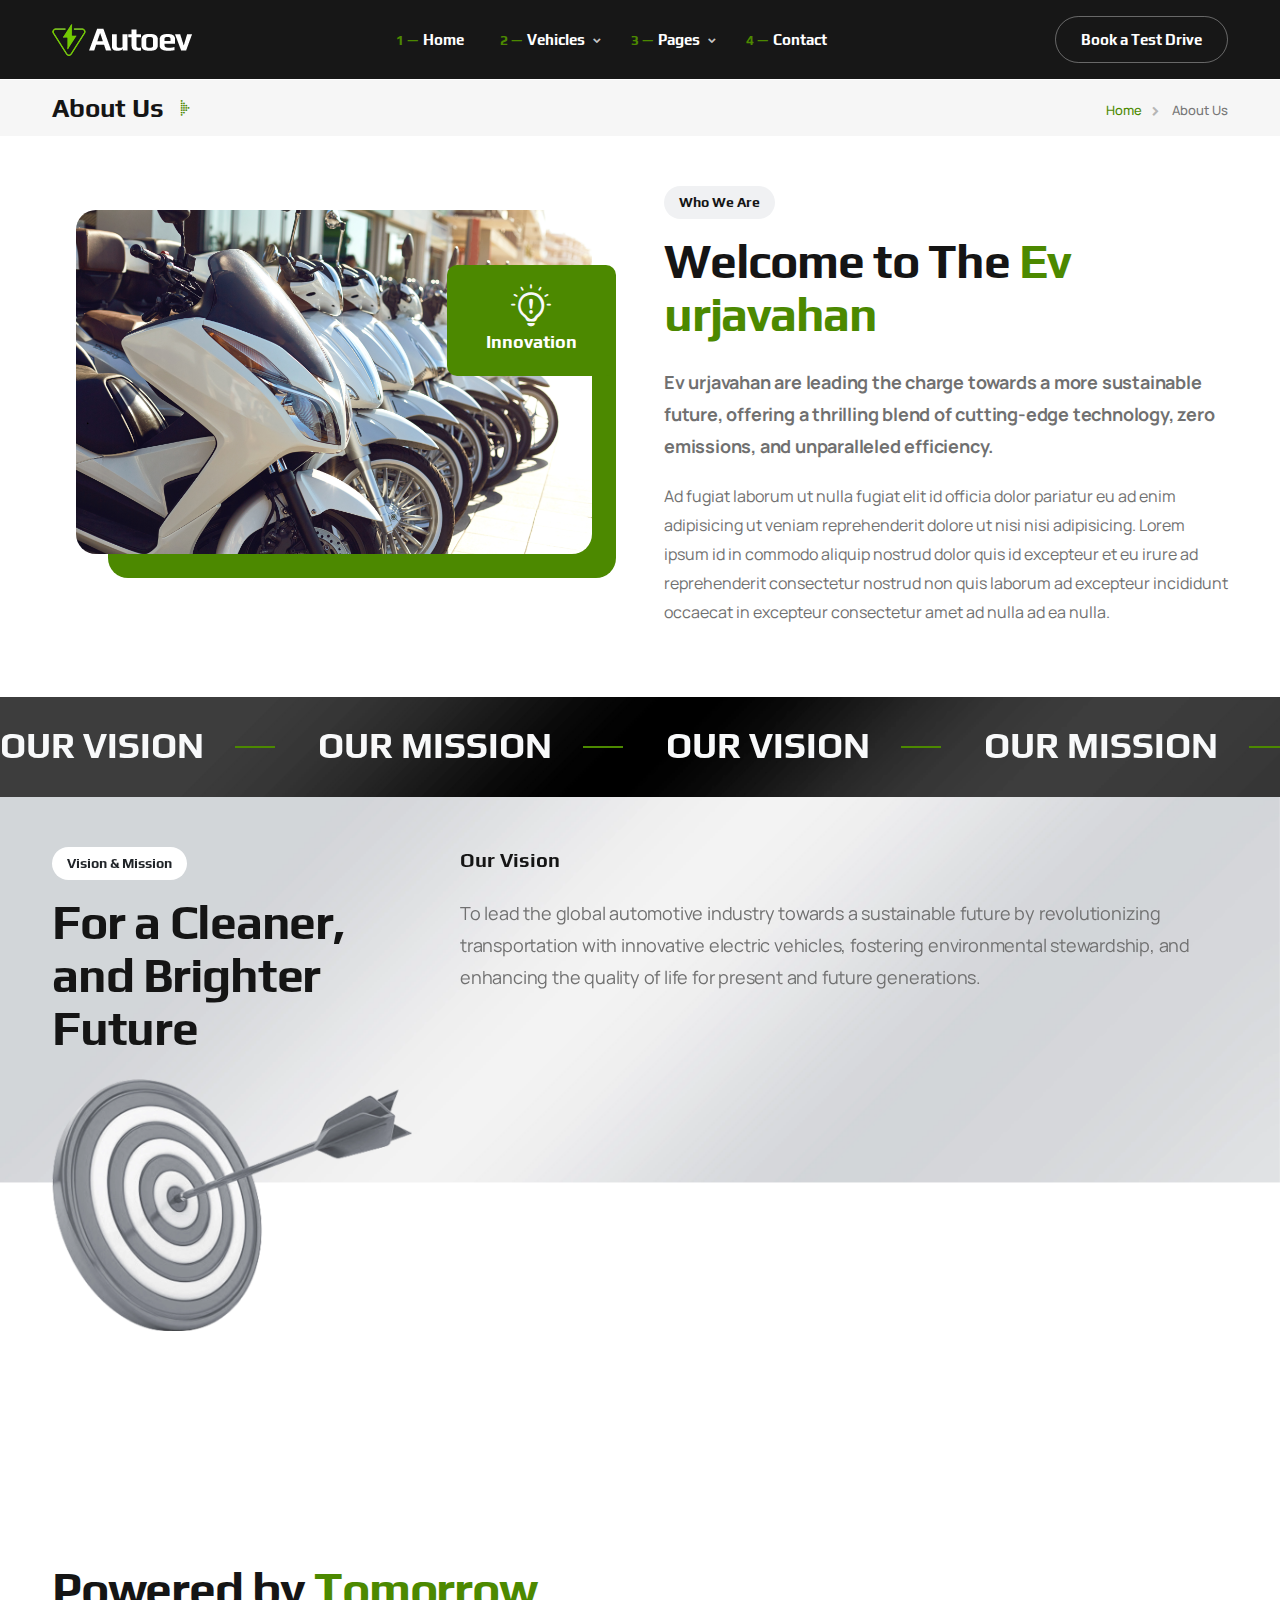
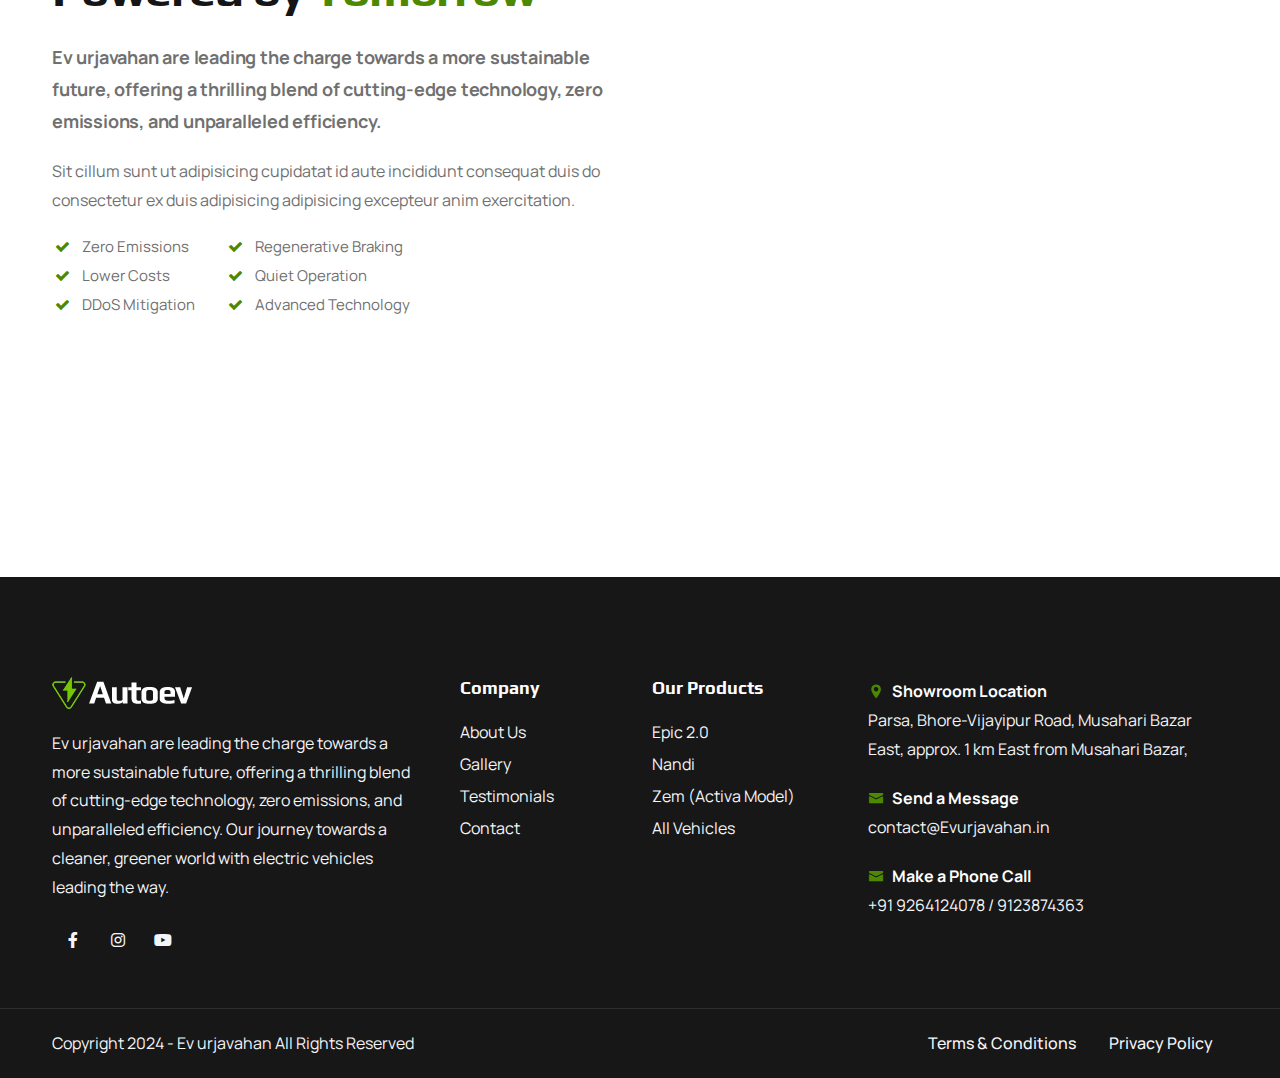
<file: about.html>
<!DOCTYPE html>
<html lang="en">

<head>
    <title>Ev urjavahan — Electric Vehicle Charging EV Dealer Website Template</title>
    <link rel="icon" href="images/icon.png" type="image/gif" sizes="16x16">
    <meta content="text/html;charset=utf-8" http-equiv="Content-Type">
    <meta content="width=device-width, initial-scale=1.0" name="viewport" >
    <meta content="Ev urjavahan — Electric Vehicle Charging EV Dealer Website Template" name="description" >
    <meta content="" name="keywords" >
    <meta content="" name="author" >
    <!-- CSS Files
    ================================================== -->
    <link href="css/bootstrap.min.css" rel="stylesheet" type="text/css" id="bootstrap">
    <link href="css/plugins.css" rel="stylesheet" type="text/css" >
    <link href="css/swiper.css" rel="stylesheet" type="text/css" >
    <link href="css/style.css" rel="stylesheet" type="text/css" >
    <link href="css/swiper-custom.css" rel="stylesheet" type="text/css" >
    <link href="css/coloring.css" rel="stylesheet" type="text/css" >
    <!-- color scheme -->
    <link id="colors" href="css/colors/scheme-01.css" rel="stylesheet" type="text/css" >

</head>

<body>
    <div id="wrapper">
        <div class="float-text show-on-scroll">
            <span><a href="#">Scroll to top</a></span>
        </div>
        <div class="scrollbar-v show-on-scroll"></div>
        
        <!-- page preloader begin -->
        <div id="de-loader"></div>
        <!-- page preloader close -->

        <!-- header begin -->
        <header class="scroll-light has-topbar">
            <div class="container">
                <div class="row">
                    <div class="col-md-12">
                        <div class="de-flex sm-pt10">
                            <div class="de-flex-col">
                                <!-- logo begin -->
                                <div id="logo">
                                    <a href="index.html">
                                        <img class="logo-main" src="images/logo-white.webp" alt="" >
                                        <img class="logo-scroll" src="images/logo-black.webp" alt="" >
                                        <img class="logo-mobile" src="images/logo-white.webp" alt="" >
                                    </a>
                                </div>
                                <!-- logo close -->
                            </div>
                            <div class="de-flex-col header-col-mid">
                                <ul id="mainmenu">
                                    <li><a class="menu-item" href="index.html">Home</a>
                                        <!-- <ul class="mega">
                                            <li>
                                                <div class="container">
                                                    <div class="sb-menu p-4">
                                                        <div class="row g-4">
                                                            <div class="col-lg-2 text-center">
                                                                <div class="bg-grey rounded-10px relative hover text-center">
                                                                    <a href="index.html">
                                                                        <img src="images/demo/homepage-1.jpg" class="w-100 relative z-1000 hover-scale-1-1 rounded-5px" alt="">
                                                                    </a>

                                                                    <div class="absolute w-100 h-100 start-0 top-0 rounded-10px hover-bg-color"></div>
                                                                </div>                            
                                                                <h5 class="mt-3 mb-1">Homepage 1</h5>                          
                                                            </div>

                                                            <div class="col-lg-2 text-center">
                                                                <div class="bg-grey rounded-10px relative hover text-center">
                                                                    <a href="homepage-2.html">
                                                                        <img src="images/demo/homepage-2.jpg" class="w-100 relative z-1000 hover-scale-1-1 rounded-5px" alt="">
                                                                    </a>

                                                                    <div class="absolute w-100 h-100 start-0 top-0 rounded-10px hover-bg-color"></div>
                                                                </div>                            
                                                                <h5 class="mt-3 mb-1">Homepage 3</h5>                          
                                                            </div>

                                                            <div class="col-lg-2 text-center">
                                                                <div class="bg-grey rounded-10px relative hover text-center">
                                                                    <a href="homepage-3.html">
                                                                        <img src="images/demo/homepage-3.jpg" class="w-100 relative z-1000 hover-scale-1-1 rounded-5px" alt="">
                                                                    </a>

                                                                    <div class="absolute w-100 h-100 start-0 top-0 rounded-10px hover-bg-color"></div>
                                                                </div>                            
                                                                <h5 class="mt-3 mb-1">Homepage 3</h5>                          
                                                            </div>

                                                            <div class="col-lg-2 text-center">
                                                                <div class="bg-grey rounded-10px relative hover text-center">
                                                                    <a href="homepage-4.html">
                                                                        <img src="images/demo/homepage-4.jpg" class="w-100 relative z-1000 hover-scale-1-1 rounded-5px" alt="">
                                                                    </a>

                                                                    <div class="absolute w-100 h-100 start-0 top-0 rounded-10px hover-bg-color"></div>
                                                                </div>                            
                                                                <h5 class="mt-3 mb-1">Homepage 4</h5>                          
                                                            </div>

                                                            <div class="col-lg-2 text-center">
                                                                <div class="bg-grey rounded-10px relative hover text-center">
                                                                    <a href="homepage-5.html">
                                                                        <img src="images/demo/homepage-5.jpg" class="w-100 relative z-1000 hover-scale-1-1 rounded-5px" alt="">
                                                                    </a>

                                                                    <div class="absolute w-100 h-100 start-0 top-0 rounded-10px hover-bg-color"></div>
                                                                </div>                            
                                                                <h5 class="mt-3 mb-1">Homepage 5</h5>                          
                                                            </div>

                                                            <div class="col-lg-2 text-center">
                                                                <div class="bg-grey rounded-10px relative hover text-center">
                                                                    <div>
                                                                        <img src="images/demo/coming-soon.jpg" class="w-100 relative z-1000 hover-scale-1-1 rounded-5px" alt="">
                                                                    </div>

                                                                    <div class="absolute w-100 h-100 start-0 top-0 rounded-10px hover-bg-color"></div>
                                                                </div>                            
                                                                <h5 class="mt-3 mb-1">Coming Soon</h5>                          
                                                            </div>
                                                        </div>
                                                    </div>
                                                </div>                                                
                                            </li>
                                        </ul> -->
                                    </li>
                                    <li><a class="menu-item" href="vehicles.html">Vehicles</a>
                                        <ul class="mega">
                                            <li>
                                                <div class="container">
                                                    <div class="sb-menu p-4">
                                                        <div class="row g-4">
                                                            <div class="col-lg-3 text-center">
                                                                <div class="bg-grey p-2 rounded-10px relative hover text-center">
                                                                    <a href="vehicle-single-1.html">
                                                                        <img src="images/misc/4.webp" class="w-100 relative z-1000 hover-scale-1-2" alt="">
                                                                        <img src="images/misc/10.webp" class="absolute start-10 top-10 w-20" alt="">
                                                                    </a>

                                                                    <div class="absolute w-100 h-100 start-0 top-0 rounded-10px hover-bg-color"></div>
                                                                </div>                            
                                                                <h4 class="mt-3 mb-1">Epic 2.O</h4>
                                                                <p class="mb-0">Ride the Future: Silent, Smooth, Electric</p>                            
                                                                
                                                            </div>
                                                            <div class="col-lg-3 text-center">
                                                                <div class="bg-grey p-2 rounded-10px relative hover text-center">
                                                                    <a href="vehicle-single-2.html">
                                                                        <img src="images/misc/m3.webp" class="w-100 relative z-1000 hover-scale-1-2" alt="">
                                                                        <img src="images/misc/10.webp" class="absolute start-10 top-10 w-20" alt="">
                                                                    </a>

                                                                    <div class="absolute w-100 h-100 start-0 top-0 rounded-10px hover-bg-color"></div>
                                                                </div>
                                                                <h4 class="mt-3 mb-1"><span class="bg-color me-2 fs-15 px-2 rounded-5px text-uppercase anim-op-blink-to-light">New</span>Zem</h4>
                                                                <p class="mb-0">Redefining Motorcycle Performance.</p>
                                                                
                                                            </div>
                                                            <div class="col-lg-3 text-center">
                                                                <div class="bg-grey p-2 rounded-10px relative hover text-center">
                                                                    <a href="vehicle-single-3.html">
                                                                        <img src="images/misc/m2.webp" class="w-100 relative z-1000 hover-scale-1-2" alt="">
                                                                        <img src="images/misc/10.webp" class="absolute start-10 top-10 w-20" alt="">
                                                                    </a>

                                                                    <div class="absolute w-100 h-100 start-0 top-0 rounded-10px hover-bg-color"></div>
                                                                </div>
                                                                <h4 class="mt-3 mb-1">Nandi</h4>
                                                                <p class="mb-0">Where Sustainability Meets Adventure.</p>
                                                            </div>
                                                            <div class="col-lg-3 text-center">
                                                                <div class="bg-grey p-2 rounded-10px relative hover text-center">
                                                                    <a href="vehicles.html">
                                                                        <img src="images/misc/11.webp" class="w-100 relative z-1000 hover-scale-1-2" alt="">
                                                                        <img src="images/misc/10.webp" class="absolute start-10 top-10 w-20" alt="">
                                                                    </a>
                                                                    <div class="absolute w-100 h-100 start-0 top-0 rounded-10px hover-bg-color"></div>
                                                                </div>
                                                                <h4 class="mt-3 mb-1">All Vehicles</h4>
                                                                <p class="mb-0">View All Models.</p>
                                                            </div>
                                                        </div>
                                                    </div>
                                                </div>                                                
                                            </li>
                                        </ul>
                                    </li>
                                    <li><a class="menu-item" href="#">Pages</a>
                                        <ul class="mega mega-3-cols">
                                            <div class="sb-menu p-4">
                                                <div class="row g-4">
                                                    <div class="col-lg-4">
                                                        <h5>Company</h5>
                                                        <ul class="no-bg">
                                                            <li><a href="about.html">About Us</a></li>
                                                            <li><a href="news.html">News</a></li>
                                                            <li><a href="testimonials.html">Testimonials</a></li>
                                                           
                                                        </ul>
                                                    </div>
                                                    <div class="col-lg-4">
                                                        <h5>Vehicles</h5>
                                                        <ul class="no-bg">
                                                            <li><a href="vehicles.html">All Vehicles</a></li>
                                                            <li><a href="vehicle-single-1.html">Vehicle Details 1</a></li>
                                                            <li><a href="vehicle-single-2.html">Vehicle Details 2</a></li>
                                                            <li><a href="vehicle-single-3.html">Vehicle Details 3</a></li>
                                                            <li><a href="pricing-table.html">Pricing Table</a></li>
                                                        </ul>
                                                    </div>
                                                    <div class="col-lg-4">
                                                        <h5>Gallery</h5>
                                                        <ul class="no-bg">
                                                            <li><a href="gallery-grid.html">Gallery Grid</a></li>
                                                            <li><a href="gallery-carousel.html">Gallery Carousel</a></li>
                                                            <li><a href="gallery-marquee.html">Gallery Marquee</a></li>
                                                        </ul>
                                                    </div>
                                                </div>
                                            </div>
                                        </ul>
                                    </li>
                                   
                                    <li><a class="menu-item" href="contact.html">Contact</a></li>
                                </ul>
                            </div>
                            <div class="de-flex-col">
                                <div class="menu_side_area">          
                                    <a href="contact.html" class="btn-line">Book a Test Drive</a>
                                    <span id="menu-btn"></span>
                                </div>
                            </div>
                        </div>
                    </div>
                </div>
            </div>
        </header>
        <!-- header close -->
        <!-- content begin -->
        <div class="no-bottom no-top" id="content">

            <div id="top"></div>

            <section class="pt10 pb10 mt80 bg-grey">
                <div class="container">
                    <div class="row align-items-center">
                        <div class="col-lg-6">
                            <h3 class="mb-0">About Us<i class="icofont-dotted-right id-color ms-2"></i></h3>
                        </div>

                        <div class="col-lg-6 text-lg-end">
                            <ul class="crumb">
                                <li><a href="index.html">Home</a></li>
                                <li class="active">About Us</li>
                            </ul>
                        </div>
                    </div>
                </div>
            </section>

            <section>
                <div class="container">
                    <div class="row g-4 gx-5">
                        <div class="col-lg-6">
                            <div class="position-relative p-4">
                                <div class="bg-color text-light text-center w-30 p-3 rounded-10px position-absolute top-20 end-0 z-index-2 wow zoomIn" data-wow-delay=".0s">
                                    <i class="icofont-bulb-alt fs-48"></i>
                                    <h5 class="">Innovation</h5>
                                </div>
                                
                                <img src="images/background/evurjava.png" class="img-fluid rounded-20px position-relative z-index-1 wow fadeInRight" alt="">

                                <div class="position-absolute bg-color-2 w-90 h-80 bg-color p-3 bottom-0 start-10 rounded-20px wow fadeInLeft"></div>
                            </div>
                        </div>

                        <div class="col-lg-6">
                            <div class="subtitle wow fadeInUp mb-3">Who We Are</div>
                            <h2>Welcome to The <span class="id-color">Ev urjavahan</span></h2>
                            <p class="lead fw-bold">Ev urjavahan are leading the charge towards a more sustainable future, offering a thrilling blend of cutting-edge technology, zero emissions, and unparalleled efficiency. </p>
                            <p>Ad fugiat laborum ut nulla fugiat elit id officia dolor pariatur eu ad enim adipisicing ut veniam reprehenderit dolore ut nisi nisi adipisicing. Lorem ipsum id in commodo aliquip nostrud dolor quis id excepteur et eu irure ad reprehenderit consectetur nostrud non quis laborum ad excepteur incididunt occaecat in excepteur consectetur amet ad nulla ad ea nulla.</p>
                        </div>
                    </div>
                </div>
            </section>

            <section class="jarallax text-light pt30 pb30">
                <img src="images/background/gradient-3.webp" class="jarallax-img" alt="">
                <div class="wow fadeInRight d-flex">
                  <div class="de-marquee-list wow">
                    <div class="d-item">
                      <span class="d-item-txt">Our Vision</span>
                      <span class="d-item-display">
                        <i class="d-item-block"></i>
                      </span>
                      <span class="d-item-txt">Our Mission</span>
                      <span class="d-item-display">
                        <i class="d-item-block"></i>
                      </span>
                      <span class="d-item-txt">Our Vision</span>
                      <span class="d-item-display">
                        <i class="d-item-block"></i>
                      </span>
                      <span class="d-item-txt">Our Mission</span>
                      <span class="d-item-display">
                        <i class="d-item-block"></i>
                      </span>
                      <span class="d-item-txt">Our Vision</span>
                      <span class="d-item-display">
                        <i class="d-item-block"></i>
                      </span>
                      <span class="d-item-txt">Our Mission</span>
                      <span class="d-item-display">
                        <i class="d-item-block"></i>
                      </span>
                      <span class="d-item-txt">Our Vision</span>
                      <span class="d-item-display">
                        <i class="d-item-block"></i>
                      </span>
                      <span class="d-item-txt">Our Mission</span>
                      <span class="d-item-display">
                        <i class="d-item-block"></i>
                      </span>
                     </div>
                  </div>
                </div>
            </section>

            <section class="jarallax">
                <img src="images/background/gradient-2.webp" class="jarallax-img" alt="">
                <div class="container">
                    <div class="row g-4 gx-5">
                        <div class="col-lg-4">
                            <div class="subtitle bg-white text-dark wow fadeInUp mb-3">Vision &amp; Mission</div>
                            <h2>For a Cleaner, and Brighter Future</h2>
                            <img src="images/misc/17.webp" class="img-fluid" alt="">
                        </div>
                        <div class="col-lg-8">
                            <h4 class="mb-4 wow fadeInRight">Our Vision</h4>
                            <p class="lead wow fadeInUp">To lead the global automotive industry towards a sustainable future by revolutionizing transportation with innovative electric vehicles, fostering environmental stewardship, and enhancing the quality of life for present and future generations.</p>

                            <div class="spacer-single"></div>

                            <h4 class="mb-4 wow fadeInRight">Our Mission</h4>
                            <ol class="ol-style-1">
                                <li class="wow fadeInUp" data-wow-delay=".2s"><span class="fw-bold id-color">Innovation:</span> We strive to push the boundaries of technological advancement, continuously innovating in electric vehicle design, battery technology, and sustainable manufacturing processes.</li>
                                <li class="wow fadeInUp" data-wow-delay=".4s"><span class="fw-bold id-color">Sustainability:</span> Our commitment to sustainability is unwavering. We aim to reduce carbon emissions and minimize environmental impact throughout the entire lifecycle of our products,</li>
                                <li class="wow fadeInUp" data-wow-delay=".6s"><span class="fw-bold id-color">Quality & Safety:</span> The safety and satisfaction of our customers are paramount. We uphold the highest standards of quality, safety, and reliability in every vehicle we produce</li>
                            </ol>
                        </div>
                    </div>
                </div>
            </section>
            
            <section>
                <div class="container">
                    <div class="row g-4 gx-5">

                        <div class="col-lg-6">
                            <div class="subtitle wow fadeInUp mb-3">Core Value</div>
                            <h2>Powered by <span class="id-color">Tomorrow</span></h2>
                            <p class="lead fw-bold">Ev urjavahan are leading the charge towards a more sustainable future, offering a thrilling blend of cutting-edge technology, zero emissions, and unparalleled efficiency. </p>
                            <p>Sit cillum sunt ut adipisicing cupidatat id aute incididunt consequat duis do consectetur ex duis adipisicing adipisicing excepteur anim exercitation.</p>
                            <div class="d-flex">
                                <ul class="ul-style-2">
                                    <li>Zero Emissions</li>
                                    <li>Lower Costs</li>
                                    <li>DDoS Mitigation</li>
                                </ul>

                                <ul class="ul-style-2 ml-30">
                                    <li>Regenerative Braking</li>
                                    <li>Quiet Operation</li>
                                    <li>Advanced Technology</li>
                                </ul>
                            </div>
                        </div>

                        <div class="col-lg-6">
                            <div class="position-relative p-4">
                                <div class="bg-color text-light text-center w-30 p-3 rounded-10px position-absolute top-20 start-0 z-index-2 wow zoomIn" data-wow-delay=".0s">
                                    <i class="icofont-bulb-alt fs-48"></i>
                                    <h5 class="">Innovation</h5>
                                </div>
                                
                                <img src="images/misc/16.webp" class="img-fluid rounded-20px position-relative z-index-1 wow fadeInLeft" alt="">

                                <div class="position-absolute bg-color-2 w-90 h-80 bg-color p-3 bottom-0 end-10 rounded-20px wow fadeInRight"></div>
                            </div>
                        </div>
                    </div>
                </div>
            </section>
            

            <!-- <section class="jarallax">
                <img src="images/background/gradient-2.webp" class="jarallax-img" alt="">
                <div class="container">
                    <div class="row g-4 gx-5">
                        <div class="col-lg-6">
                            <div class="subtitle ow fadeInUp mb-3">Behind the Scene</div>
                            <h2 class="wow fadeInUp mb-0" data-wow-delay=".2s">Our Team</h2>
                        </div>
                        <div class="clearfix"></div>
                        <div class="col-lg-3 col-sm-6">
                            <div class="relative">
                                <img src="images/team/1.webp" class="img-fluid rounded-10px" alt="">
                                <div class="p-3 text-center
                                ">
                                    <h4 class="mb-0">Jeffery Mussman</h4>
                                    <p class="mb-2">Founder &amp;  CEO</p>
                                    <div class="social-icons">
                                        <a href="#"><i class="bg-color text-white bg-hover-2 text-hover-white fa-brands fa-facebook-f"></i></a>
                                        <a href="#"><i class="bg-color text-white bg-hover-2 text-hover-white fa-brands fa-x-twitter"></i></a>
                                        <a href="#"><i class="bg-color text-white bg-hover-2 text-hover-white fa-brands fa-instagram"></i></a>
                                    </div>
                                </div>
                            </div>
                        </div>

                        <div class="col-lg-3 col-sm-6">
                            <div class="relative">
                                <img src="images/team/2.webp" class="img-fluid rounded-10px" alt="">
                                <div class="p-3 text-center
                                ">
                                    <h4 class="mb-0">Olivia Grace Parker</h4>
                                    <p class="mb-2">Founder &amp;  CEO</p>
                                    <div class="social-icons">
                                        <a href="#"><i class="bg-color text-white bg-hover-2 text-hover-white fa-brands fa-facebook-f"></i></a>
                                        <a href="#"><i class="bg-color text-white bg-hover-2 text-hover-white fa-brands fa-x-twitter"></i></a>
                                        <a href="#"><i class="bg-color text-white bg-hover-2 text-hover-white fa-brands fa-instagram"></i></a>
                                    </div>
                                </div>
                            </div>
                        </div>

                        <div class="col-lg-3 col-sm-6">
                            <div class="relative">
                                <img src="images/team/3.webp" class="img-fluid rounded-10px" alt="">
                                <div class="p-3 text-center
                                ">
                                    <h4 class="mb-0">Jacob Williams</h4>
                                    <p class="mb-2">Founder &amp;  CEO</p>
                                    <div class="social-icons">
                                        <a href="#"><i class="bg-color text-white bg-hover-2 text-hover-white fa-brands fa-facebook-f"></i></a>
                                        <a href="#"><i class="bg-color text-white bg-hover-2 text-hover-white fa-brands fa-x-twitter"></i></a>
                                        <a href="#"><i class="bg-color text-white bg-hover-2 text-hover-white fa-brands fa-instagram"></i></a>
                                    </div>
                                </div>
                            </div>
                        </div>

                        <div class="col-lg-3 col-sm-6">
                            <div class="relative">
                                <img src="images/team/4.webp" class="img-fluid rounded-10px" alt="">
                                <div class="p-3 text-center
                                ">
                                    <h4 class="mb-0">Ethan Johnson</h4>
                                    <p class="mb-2">Founder &amp;  CEO</p>
                                    <div class="social-icons">
                                        <a href="#"><i class="bg-color text-white bg-hover-2 text-hover-white fa-brands fa-facebook-f"></i></a>
                                        <a href="#"><i class="bg-color text-white bg-hover-2 text-hover-white fa-brands fa-x-twitter"></i></a>
                                        <a href="#"><i class="bg-color text-white bg-hover-2 text-hover-white fa-brands fa-instagram"></i></a>
                                    </div>
                                </div>
                            </div>
                        </div>
                    </div>
                </div>
            </section> -->

            <section class="pt60 pb60">
                <div class="container">
                    <div class="row g-4">
                        <div class="col-md-3 col-sm-6 mb-sm-30">
                            <div class="de_count pl-50 fs-15 text-center wow fadeInRight" data-wow-delay=".0s">
                                <h3 class="fs-40"><span class="timer fs-40" data-to="950" data-speed="3000">0</span>+</h3>
                                Happy Customers
                            </div>
                        </div>
                        <div class="col-md-3 col-sm-6 mb-sm-30">
                            <div class="de_count pl-50 fs-15 text-center wow fadeInRight" data-wow-delay=".2s">
                                <h3 class="fs-40"><span class="timer fs-40" data-to="240" data-speed="300">0</span>+</h3>
                                Repair
                            </div>
                        </div>
                        <div class="col-md-3 col-sm-6 mb-sm-30">
                            <div class="de_count pl-50 fs-15 text-center wow fadeInRight" data-wow-delay=".4s">
                                <h3 class="fs-40"><span class="timer fs-40" data-to="158" data-speed="10">0</span>+</h3>
                                Skilled Technicians
                            </div>
                        </div>
                        <div class="col-md-3 col-sm-6 mb-sm-30">
                            <div class="de_count pl-50 fs-15 text-center wow fadeInRight" data-wow-delay=".6s">
                                <h3 class="fs-40"><span class="timer fs-40" data-to="20" data-speed="3000">0</span>+</h3>
                                Branch
                            </div>
                        </div>
                    </div>
                </div>
            </section>

        </div>
        <!-- content close -->
        
         <!-- footer begin -->
        <footer class="section-dark">
            <div class="container">
                <div class="row gx-5">
                    <div class="col-lg-4 col-sm-6">
                        <img src="images/logo-white.webp" alt="">
                        <div class="spacer-20"></div>
                        <p>Ev urjavahan are leading the charge towards a more sustainable future, offering a thrilling
                            blend of cutting-edge technology, zero emissions, and unparalleled efficiency. Our journey
                            towards a cleaner, greener world with electric vehicles leading the way.</p>

                        <div class="social-icons mb-sm-30">
                            <a href="#"><i class="fa-brands fa-facebook-f"></i></a>
                            <a href="https://www.instagram.com/evurjavahan/"><i class="fa-brands fa-instagram"></i></a>
                            <!-- <a href="#"><i class="fa-brands fa-x-twitter"></i></a> -->
                            <a href="#"><i class="fa-brands fa-youtube"></i></a>

                        </div>
                    </div>
                    <div class="col-lg-4 col-sm-12 order-lg-1 order-sm-2">
                        <div class="row">
                            <div class="col-lg-6 col-sm-6">
                                <div class="widget">
                                    <h5>Company</h5>
                                    <ul>
                                        <li><a href="about.html">About Us</a></li>
                                        <li><a href="gallery-grid.html">Gallery</a></li>
                                        <li><a href="testimonials.html">Testimonials</a></li>
                                        <li><a href="contact.html">Contact</a></li>
                                    </ul>
                                </div>
                            </div>
                            <div class="col-lg-6 col-sm-6">
                                <div class="widget">
                                    <h5>Our Products</h5>
                                    <ul>
                                        <li><a href="vehicle-single-1.html">Epic 2.0</a></li>
                                        <li><a href="vehicle-single-2.html">Nandi</a></li>
                                        <li><a href="vehicle-single-3.html">Zem (Activa Model)</a></li>
                                        <li><a href="vehicles.html">All Vehicles</a></li>
                                        <!-- <li><a href="dealers.html">Dealers</a></li> -->
                                    </ul>
                                </div>
                            </div>
                        </div>
                    </div>
                    <div class="col-lg-4 col-sm-6 order-lg-2 order-sm-1">
                        <div class="widget">
                            <div class="fw-bold text-white"><i class="icofont-location-pin me-2 id-color"></i>Showroom
                                Location</div>
                            Parsa, Bhore-Vijayipur Road, Musahari Bazar East, approx. 1 km East from Musahari Bazar,
                            <div class="spacer-20"></div>

                            <div class="fw-bold text-white"><i class="icofont-envelope me-2 id-color"></i>Send a Message
                            </div>
                            contact@Evurjavahan.in

                            <div class="spacer-20"></div>

                            <div class="fw-bold text-white"><i class="icofont-envelope me-2 id-color"></i>Make a Phone
                                Call</div>
                            +91 9264124078 / 9123874363
                        </div>
                    </div>
                </div>
            </div>
            <div class="subfooter">
                <div class="container">
                    <div class="row">
                        <div class="col-md-12">
                            <div class="de-flex">
                                <div class="de-flex-col">
                                    Copyright 2024 - Ev urjavahan All Rights Reserved
                                </div>
                                <ul class="menu-simple">
                                    <li><a href="#">Terms &amp; Conditions</a></li>
                                    <li><a href="#">Privacy Policy</a></li>
                                </ul>
                            </div>
                        </div>
                    </div>
                </div>
            </div>
        </footer>
        <!-- footer close -->
    </div>


    
    <!-- Javascript Files
    ================================================== -->
    <script src="js/plugins.js"></script>
    <script src="js/designesia.js"></script>
    <script src="js/swiper.js"></script>
    <script src="js/custom-marquee.js"></script>
    <script src="js/custom-swiper-1.js"></script>

</body>

</html>
</file>
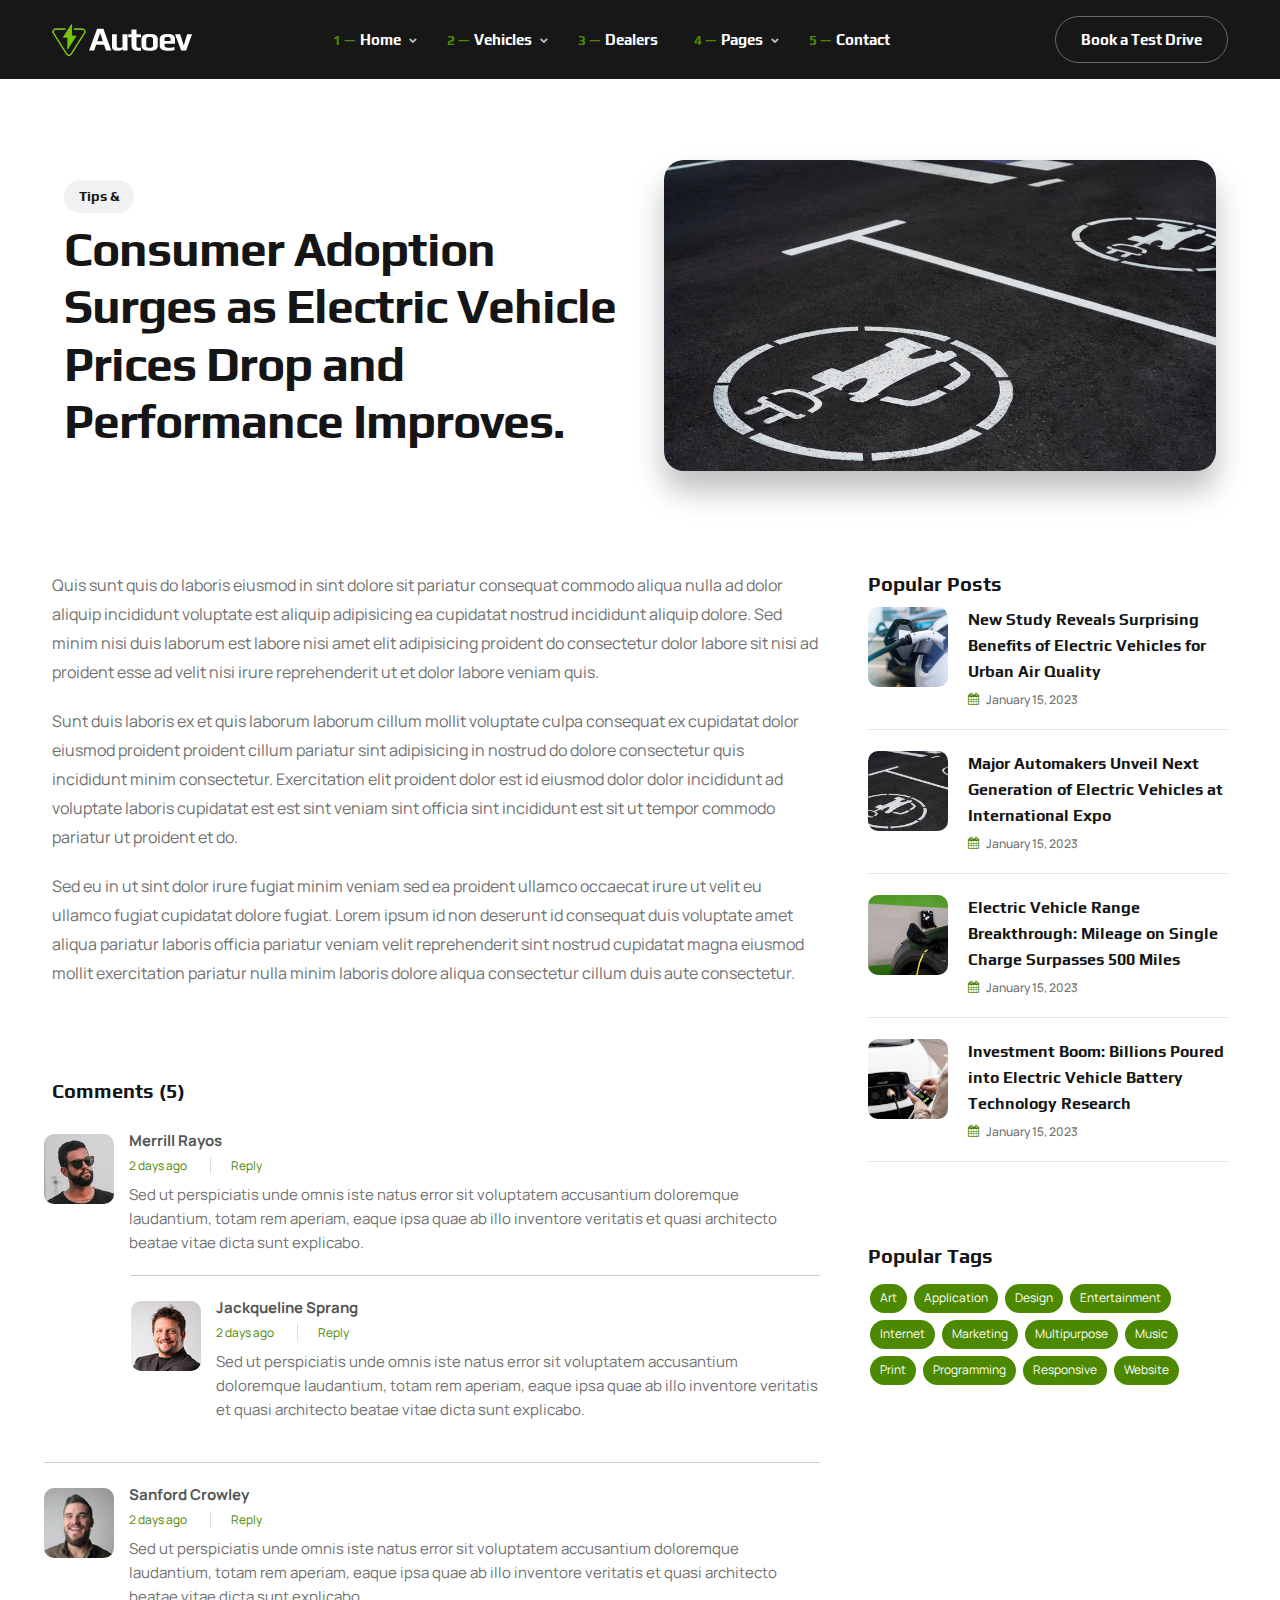
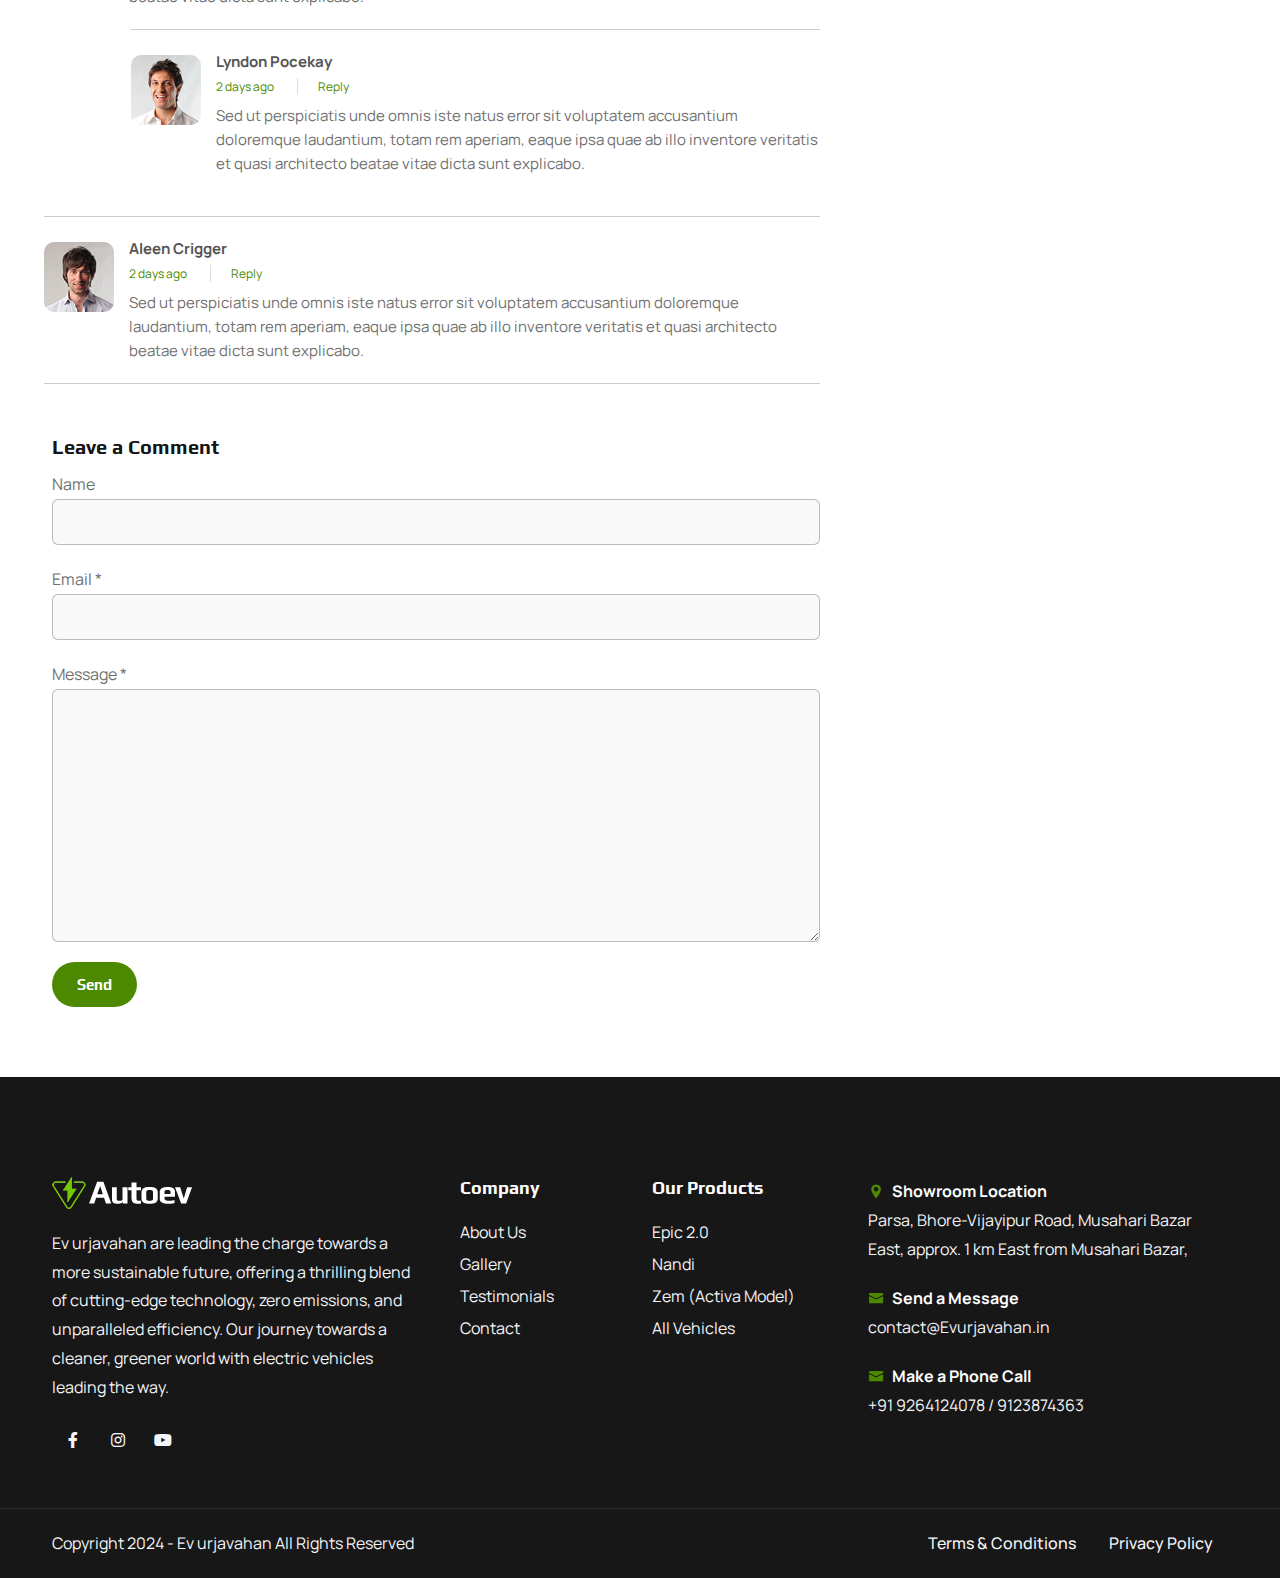
<file: blog-single.html>
<!DOCTYPE html>
<html lang="en">

<head>
    <title>Autoev — Electric Vehicle Charging EV Dealer Website Template</title>
    <link rel="icon" href="images/icon.png" type="image/gif" sizes="16x16">
    <meta content="text/html;charset=utf-8" http-equiv="Content-Type">
    <meta content="width=device-width, initial-scale=1.0" name="viewport" >
    <meta content="Autoev — Electric Vehicle Charging EV Dealer Website Template" name="description" >
    <meta content="" name="keywords" >
    <meta content="" name="author" >
    <!-- CSS Files
    ================================================== -->
    <link href="css/bootstrap.min.css" rel="stylesheet" type="text/css" id="bootstrap">
    <link href="css/plugins.css" rel="stylesheet" type="text/css" >
    <link href="css/swiper.css" rel="stylesheet" type="text/css" >
    <link href="css/style.css" rel="stylesheet" type="text/css" >
    <link href="css/coloring.css" rel="stylesheet" type="text/css" >
    <!-- color scheme -->
    <link id="colors" href="css/colors/scheme-01.css" rel="stylesheet" type="text/css" >

</head>

<body>
    <div id="wrapper">
        <div class="float-text show-on-scroll">
            <span><a href="#">Scroll to top</a></span>
        </div>
        <div class="scrollbar-v show-on-scroll"></div>
        
        <!-- page preloader begin -->
        <div id="de-loader"></div>
        <!-- page preloader close -->

        <!-- header begin -->
        <header class="header-lightscroll-light has-topbar">
            <div class="container">
                <div class="row">
                    <div class="col-md-12">
                        <div class="de-flex sm-pt10">
                            <div class="de-flex-col">
                                <!-- logo begin -->
                                <div id="logo">
                                    <a href="index.html">
                                        <img class="logo-main" src="images/logo-white.webp" alt="" >
                                        <img class="logo-scroll" src="images/logo-black.webp" alt="" >
                                        <img class="logo-mobile" src="images/logo-white.webp" alt="" >
                                    </a>
                                </div>
                                <!-- logo close -->
                            </div>
                            <div class="de-flex-col header-col-mid">
                                <ul id="mainmenu">
                                    <li><a class="menu-item" href="index.html">Home</a>
                                        <ul class="mega">
                                            <li>
                                                <div class="container">
                                                    <div class="sb-menu p-4">
                                                        <div class="row g-4">
                                                            <div class="col-lg-2 text-center">
                                                                <div class="bg-grey rounded-10px relative hover text-center">
                                                                    <a href="index.html">
                                                                        <img src="images/demo/homepage-1.jpg" class="w-100 relative z-1000 hover-scale-1-1 rounded-5px" alt="">
                                                                    </a>

                                                                    <div class="absolute w-100 h-100 start-0 top-0 rounded-10px hover-bg-color"></div>
                                                                </div>                            
                                                                <h5 class="mt-3 mb-1">Homepage 1</h5>                          
                                                            </div>

                                                            <div class="col-lg-2 text-center">
                                                                <div class="bg-grey rounded-10px relative hover text-center">
                                                                    <a href="homepage-2.html">
                                                                        <img src="images/demo/homepage-2.jpg" class="w-100 relative z-1000 hover-scale-1-1 rounded-5px" alt="">
                                                                    </a>

                                                                    <div class="absolute w-100 h-100 start-0 top-0 rounded-10px hover-bg-color"></div>
                                                                </div>                            
                                                                <h5 class="mt-3 mb-1">Homepage 3</h5>                          
                                                            </div>

                                                            <div class="col-lg-2 text-center">
                                                                <div class="bg-grey rounded-10px relative hover text-center">
                                                                    <a href="homepage-3.html">
                                                                        <img src="images/demo/homepage-3.jpg" class="w-100 relative z-1000 hover-scale-1-1 rounded-5px" alt="">
                                                                    </a>

                                                                    <div class="absolute w-100 h-100 start-0 top-0 rounded-10px hover-bg-color"></div>
                                                                </div>                            
                                                                <h5 class="mt-3 mb-1">Homepage 3</h5>                          
                                                            </div>

                                                            <div class="col-lg-2 text-center">
                                                                <div class="bg-grey rounded-10px relative hover text-center">
                                                                    <a href="homepage-4.html">
                                                                        <img src="images/demo/homepage-4.jpg" class="w-100 relative z-1000 hover-scale-1-1 rounded-5px" alt="">
                                                                    </a>

                                                                    <div class="absolute w-100 h-100 start-0 top-0 rounded-10px hover-bg-color"></div>
                                                                </div>                            
                                                                <h5 class="mt-3 mb-1">Homepage 4</h5>                          
                                                            </div>

                                                            <div class="col-lg-2 text-center">
                                                                <div class="bg-grey rounded-10px relative hover text-center">
                                                                    <a href="homepage-5.html">
                                                                        <img src="images/demo/homepage-5.jpg" class="w-100 relative z-1000 hover-scale-1-1 rounded-5px" alt="">
                                                                    </a>

                                                                    <div class="absolute w-100 h-100 start-0 top-0 rounded-10px hover-bg-color"></div>
                                                                </div>                            
                                                                <h5 class="mt-3 mb-1">Homepage 5</h5>                          
                                                            </div>

                                                            <div class="col-lg-2 text-center">
                                                                <div class="bg-grey rounded-10px relative hover text-center">
                                                                    <div>
                                                                        <img src="images/demo/coming-soon.jpg" class="w-100 relative z-1000 hover-scale-1-1 rounded-5px" alt="">
                                                                    </div>

                                                                    <div class="absolute w-100 h-100 start-0 top-0 rounded-10px hover-bg-color"></div>
                                                                </div>                            
                                                                <h5 class="mt-3 mb-1">Coming Soon</h5>                          
                                                            </div>
                                                        </div>
                                                    </div>
                                                </div>                                                
                                            </li>
                                        </ul>
                                    </li>
                                    <li><a class="menu-item" href="vehicles.html">Vehicles</a>
                                        <ul class="mega">
                                            <li>
                                                <div class="container">
                                                    <div class="sb-menu p-4">
                                                        <div class="row g-4">
                                                            <div class="col-lg-3 text-center">
                                                                <div class="bg-grey p-2 rounded-10px relative hover text-center">
                                                                    <a href="vehicle-single-1.html">
                                                                        <img src="images/misc/4.webp" class="w-100 relative z-1000 hover-scale-1-2" alt="">
                                                                        <img src="images/misc/10.webp" class="absolute start-10 top-10 w-20" alt="">
                                                                    </a>

                                                                    <div class="absolute w-100 h-100 start-0 top-0 rounded-10px hover-bg-color"></div>
                                                                </div>                            
                                                                <h4 class="mt-3 mb-1">Epic 2.O</h4>
                                                                <p class="mb-0">Ride the Future: Silent, Smooth, Electric</p>                            
                                                                
                                                            </div>
                                                            <div class="col-lg-3 text-center">
                                                                <div class="bg-grey p-2 rounded-10px relative hover text-center">
                                                                    <a href="vehicle-single-2.html">
                                                                        <img src="images/misc/m3.webp" class="w-100 relative z-1000 hover-scale-1-2" alt="">
                                                                        <img src="images/misc/10.webp" class="absolute start-10 top-10 w-20" alt="">
                                                                    </a>

                                                                    <div class="absolute w-100 h-100 start-0 top-0 rounded-10px hover-bg-color"></div>
                                                                </div>
                                                                <h4 class="mt-3 mb-1"><span class="bg-color me-2 fs-15 px-2 rounded-5px text-uppercase anim-op-blink-to-light">New</span>Zem</h4>
                                                                <p class="mb-0">Redefining Motorcycle Performance.</p>
                                                                
                                                            </div>
                                                            <div class="col-lg-3 text-center">
                                                                <div class="bg-grey p-2 rounded-10px relative hover text-center">
                                                                    <a href="vehicle-single-3.html">
                                                                        <img src="images/misc/m2.webp" class="w-100 relative z-1000 hover-scale-1-2" alt="">
                                                                        <img src="images/misc/10.webp" class="absolute start-10 top-10 w-20" alt="">
                                                                    </a>

                                                                    <div class="absolute w-100 h-100 start-0 top-0 rounded-10px hover-bg-color"></div>
                                                                </div>
                                                                <h4 class="mt-3 mb-1">Nandi</h4>
                                                                <p class="mb-0">Where Sustainability Meets Adventure.</p>
                                                                
                                                            </div>

                                                            <div class="col-lg-3 text-center">
                                                                <div class="bg-grey p-2 rounded-10px relative hover text-center">
                                                                    <a href="vehicles.html">
                                                                        <img src="images/misc/11.webp" class="w-100 relative z-1000 hover-scale-1-2" alt="">
                                                                        <img src="images/misc/10.webp" class="absolute start-10 top-10 w-20" alt="">
                                                                    </a>

                                                                    <div class="absolute w-100 h-100 start-0 top-0 rounded-10px hover-bg-color"></div>
                                                                </div>
                                                                <h4 class="mt-3 mb-1">All Vehicles</h4>
                                                                <p class="mb-0">View All Models.</p>
                                                                
                                                            </div>
                                                        </div>
                                                    </div>
                                                </div>                                                
                                            </li>
                                        </ul>
                                    </li>
                                    <li><a class="menu-item" href="dealers.html">Dealers</a></li>
                                    <li><a class="menu-item" href="#">Pages</a>
                                        <ul class="mega mega-3-cols">
                                            <div class="sb-menu p-4">
                                                <div class="row g-4">
                                                    <div class="col-lg-4">
                                                        <h5>Company</h5>
                                                        <ul class="no-bg">
                                                            <li><a href="about.html">About Us</a></li>
                                                            <li><a href="news.html">News</a></li>
                                                            <li><a href="testimonials.html">Testimonials</a></li>
                                                        </ul>
                                                    </div>
                                                    <div class="col-lg-4">
                                                        <h5>Vehicles</h5>
                                                        <ul class="no-bg">
                                                            <li><a href="vehicles.html">All Vehicles</a></li>
                                                            <li><a href="vehicle-single-1.html">Vehicle Details 1</a></li>
                                                            <li><a href="vehicle-single-2.html">Vehicle Details 2</a></li>
                                                            <li><a href="vehicle-single-3.html">Vehicle Details 3</a></li>
                                                            <li><a href="pricing-table.html">Pricing Table</a></li>
                                                        </ul>
                                                    </div>
                                                    <div class="col-lg-4">
                                                        <h5>Gallery</h5>
                                                        <ul class="no-bg">
                                                            <li><a href="gallery-grid.html">Gallery Grid</a></li>
                                                            <li><a href="gallery-carousel.html">Gallery Carousel</a></li>
                                                            <li><a href="gallery-marquee.html">Gallery Marquee</a></li>
                                                        </ul>

                                                        
                                                    </div>
                                                </div>
                                            </div>
                                        </ul>
                                    </li>
                                    
                                    <li><a class="menu-item" href="contact.html">Contact</a></li>
                                </ul>
                            </div>
                            <div class="de-flex-col">
                                <div class="menu_side_area">          
                                    <a href="contact.html" class="btn-line">Book a Test Drive</a>
                                    <span id="menu-btn"></span>
                                </div>
                            </div>
                        </div>
                    </div>
                </div>
            </div>
        </header>
        <!-- header close -->
        <!-- content begin -->
        <div class="no-bottom no-top" id="content">
            <div id="top"></div>
            <!-- section begin -->
            <section id="subheader">
                <div class="container relative z-index-1000">
                    <div class="container relative z-index-1000">
                        <div class="row g-4 gx-5 align-items-center">
                        <div class="col-lg-6">
                            <div class="subtitle wow fadeInUp mb-2">Tips &amp;</div>
                            <h1>Consumer Adoption Surges as Electric Vehicle Prices Drop and Performance Improves.</h1>
                        </div>

                        <div class="col-lg-6">
                            <img src="images/news/2.webp" class="img-fluid rounded-20px shadow-soft" alt="">
                        </div>
                    </div>
                    </div>
                </div>
            </section>
            <!-- section close -->

            <section class="no-top">
                <div class="container">
                    <div class="row gx-5">
                        <div class="col-lg-8">
                            <div class="blog-read">

                                <div class="post-text">
                                    <p>Quis sunt quis do laboris eiusmod in sint dolore sit pariatur consequat commodo aliqua nulla ad dolor aliquip incididunt voluptate est aliquip adipisicing ea cupidatat nostrud incididunt aliquip dolore. Sed minim nisi duis laborum est labore nisi amet elit adipisicing proident do consectetur dolor labore sit nisi ad proident esse ad velit nisi irure reprehenderit ut et dolor labore veniam quis.</p>

                                    <p>Sunt duis laboris ex et quis laborum laborum cillum mollit voluptate culpa consequat ex cupidatat dolor eiusmod proident proident cillum pariatur sint adipisicing in nostrud do dolore consectetur quis incididunt minim consectetur. Exercitation elit proident dolor est id eiusmod dolor dolor incididunt ad voluptate laboris cupidatat est est sint veniam sint officia sint incididunt est sit ut tempor commodo pariatur ut proident et do.</p>

                                    <p>Sed eu in ut sint dolor irure fugiat minim veniam sed ea proident ullamco occaecat irure ut velit eu ullamco fugiat cupidatat dolore fugiat. Lorem ipsum id non deserunt id consequat duis voluptate amet aliqua pariatur laboris officia pariatur veniam velit reprehenderit sint nostrud cupidatat magna eiusmod mollit exercitation pariatur nulla minim laboris dolore aliqua consectetur cillum duis aute consectetur.</p>

                                </div>

                            </div>

                            <div class="spacer-single"></div>

                            <div id="blog-comment">
                                <h4>Comments (5)</h4>

                                <div class="spacer-half"></div>

                                <ol>
                                    <li>
                                        <div class="avatar">
                                            <img src="images/testimonial/1.webp" alt="" ></div>
                                        <div class="comment-info">
                                            <span class="c_name">Merrill Rayos</span>
                                            <span class="c_date id-color">2 days ago</span>
                                            <span class="c_reply"><a href="#">Reply</a></span>
                                            <div class="clearfix"></div>
                                        </div>

                                        <div class="comment">Sed ut perspiciatis unde omnis iste natus error sit voluptatem accusantium doloremque laudantium, totam rem aperiam, eaque ipsa quae ab illo inventore veritatis et quasi architecto beatae vitae dicta sunt explicabo.</div>
                                        <ol>
                                            <li>
                                                <div class="avatar">
                                                    <img src="images/testimonial/2.webp" alt="" ></div>
                                                <div class="comment-info">
                                                    <span class="c_name">Jackqueline Sprang</span>
                                                    <span class="c_date id-color">2 days ago</span>
                                                    <span class="c_reply"><a href="#">Reply</a></span>
                                                    <div class="clearfix"></div>
                                                </div>
                                                <div class="comment">Sed ut perspiciatis unde omnis iste natus error sit voluptatem accusantium doloremque laudantium, totam rem aperiam, eaque ipsa quae ab illo inventore veritatis et quasi architecto beatae vitae dicta sunt
                                                    explicabo.</div>
                                            </li>
                                        </ol>
                                    </li>

                                    <li>
                                        <div class="avatar">
                                            <img src="images/testimonial/3.webp" alt="" ></div>
                                        <div class="comment-info">
                                            <span class="c_name">Sanford Crowley</span>
                                            <span class="c_date id-color">2 days ago</span>
                                            <span class="c_reply"><a href="#">Reply</a></span>
                                            <div class="clearfix"></div>
                                        </div>
                                        <div class="comment">Sed ut perspiciatis unde omnis iste natus error sit voluptatem accusantium doloremque laudantium, totam rem aperiam, eaque ipsa quae ab illo inventore veritatis et quasi architecto beatae vitae dicta sunt explicabo.</div>
                                        <ol>
                                            <li>
                                                <div class="avatar">
                                                    <img src="images/testimonial/4.webp" alt="" ></div>
                                                <div class="comment-info">
                                                    <span class="c_name">Lyndon Pocekay</span>
                                                    <span class="c_date id-color">2 days ago</span>
                                                    <span class="c_reply"><a href="#">Reply</a></span>
                                                    <div class="clearfix"></div>
                                                </div>
                                                <div class="comment">Sed ut perspiciatis unde omnis iste natus error sit voluptatem accusantium doloremque laudantium, totam rem aperiam, eaque ipsa quae ab illo inventore veritatis et quasi architecto beatae vitae dicta sunt
                                                    explicabo.</div>
                                            </li>
                                        </ol>
                                    </li>

                                    <li>
                                        <div class="avatar">
                                            <img src="images/testimonial/5.webp" alt="" ></div>
                                        <div class="comment-info">
                                            <span class="c_name">Aleen Crigger</span>
                                            <span class="c_date id-color">2 days ago</span>
                                            <span class="c_reply"><a href="#">Reply</a></span>

                                            <div class="clearfix"></div>
                                        </div>
                                        <div class="comment">Sed ut perspiciatis unde omnis iste natus error sit voluptatem accusantium doloremque laudantium, totam rem aperiam, eaque ipsa quae ab illo inventore veritatis et quasi architecto beatae vitae dicta sunt explicabo.</div>
                                    </li>
                                </ol>

                                <div class="spacer-single"></div>

                                <div id="comment-form-wrapper">
                                    <h4>Leave a Comment</h4>
                                    <div class="comment_form_holder">
                                        <form id="contact_form" name="form1" class="form-border" method="post" action="#">

                                            <label>Name</label>
                                            <input type="text" name="name" id="name" class="form-control" >

                                            <label>Email <span class="req">*</span></label>
                                            <input type="text" name="email" id="email" class="form-control" >
                                            <div id="error_email" class="error">Please check your email</div>

                                            <label>Message <span class="req">*</span></label>
                                            <textarea cols="10" rows="10" name="message" id="message" class="form-control"></textarea>
                                            <div id="error_message" class="error">Please check your message</div>
                                            <div id="mail_success" class="success">Thank you. Your message has been sent.</div>
                                            <div id="mail_failed" class="error">Error, email not sent</div>

                                            <p id="btnsubmit">
                                                <input type="submit" id="send" value="Send" class="btn-main" ></p>



                                        </form>
                                    </div>
                                </div>
                            </div>

                        </div>

                        <div class="col-lg-4">
                            <div class="widget widget-post">
                                <h4>Popular Posts</h4>
                                <ul class="de-bloglist-type-1">
                                    <li>
                                        <div class="d-image">
                                            <img src="images/news-thumbnail/1.webp" alt="">
                                        </div>
                                        <div class="d-content">
                                            <a href="#"><h4>New Study Reveals Surprising Benefits of Electric Vehicles for Urban Air Quality</h4></a>
                                            <div class="d-date">January 15, 2023</div>
                                        </div>
                                    </li>
                                    <li>
                                        <div class="d-image">
                                            <img src="images/news-thumbnail/2.webp" alt="">
                                        </div>
                                        <div class="d-content">
                                            <a href="#"><h4>Major Automakers Unveil Next Generation of Electric Vehicles at International Expo</h4></a>
                                            <div class="d-date">January 15, 2023</div>
                                        </div>
                                    </li>
                                    <li>
                                        <div class="d-image">
                                            <img src="images/news-thumbnail/3.webp" alt="">
                                        </div>
                                        <div class="d-content">
                                            <a href="#"><h4>Electric Vehicle Range Breakthrough: Mileage on Single Charge Surpasses 500 Miles</h4></a>
                                            <div class="d-date">January 15, 2023</div>
                                        </div>
                                    </li>
                                    <li>
                                        <div class="d-image">
                                            <img src="images/news-thumbnail/4.webp" alt="">
                                        </div>
                                        <div class="d-content">
                                            <a href="#"><h4>Investment Boom: Billions Poured into Electric Vehicle Battery Technology Research</h4></a>
                                            <div class="d-date">January 15, 2023</div>
                                        </div>
                                    </li>
                                </ul>
                            </div>
                            
                            <div class="widget widget_tags">
                                <h4>Popular Tags</h4>
                                <ul>
                                    <li><a href="#link">Art</a></li>
                                    <li><a href="#link">Application</a></li>
                                    <li><a href="#link">Design</a></li>
                                    <li><a href="#link">Entertainment</a></li>
                                    <li><a href="#link">Internet</a></li>
                                    <li><a href="#link">Marketing</a></li>
                                    <li><a href="#link">Multipurpose</a></li>
                                    <li><a href="#link">Music</a></li>
                                    <li><a href="#link">Print</a></li>
                                    <li><a href="#link">Programming</a></li>
                                    <li><a href="#link">Responsive</a></li>
                                    <li><a href="#link">Website</a></li>
                                </ul>
                            </div>

                        </div>
                    </div>
                </div>
            </section>
        </div>
        <!-- content close -->
        <!-- footer begin -->
        <footer class="section-dark">
            <div class="container">
                <div class="row gx-5">
                    <div class="col-lg-4 col-sm-6">
                        <img src="images/logo-white.webp" alt="">
                        <div class="spacer-20"></div>
                        <p>Ev urjavahan are leading the charge towards a more sustainable future, offering a thrilling
                            blend of cutting-edge technology, zero emissions, and unparalleled efficiency. Our journey
                            towards a cleaner, greener world with electric vehicles leading the way.</p>

                        <div class="social-icons mb-sm-30">
                            <a href="#"><i class="fa-brands fa-facebook-f"></i></a>
                            <a href="https://www.instagram.com/evurjavahan/"><i class="fa-brands fa-instagram"></i></a>
                            <!-- <a href="#"><i class="fa-brands fa-x-twitter"></i></a> -->
                            <a href="#"><i class="fa-brands fa-youtube"></i></a>

                        </div>
                    </div>
                    <div class="col-lg-4 col-sm-12 order-lg-1 order-sm-2">
                        <div class="row">
                            <div class="col-lg-6 col-sm-6">
                                <div class="widget">
                                    <h5>Company</h5>
                                    <ul>
                                        <li><a href="about.html">About Us</a></li>
                                        <li><a href="gallery-grid.html">Gallery</a></li>
                                        <li><a href="testimonials.html">Testimonials</a></li>
                                        <li><a href="contact.html">Contact</a></li>
                                    </ul>
                                </div>
                            </div>
                            <div class="col-lg-6 col-sm-6">
                                <div class="widget">
                                    <h5>Our Products</h5>
                                    <ul>
                                        <li><a href="vehicle-single-1.html">Epic 2.0</a></li>
                                        <li><a href="vehicle-single-2.html">Nandi</a></li>
                                        <li><a href="vehicle-single-3.html">Zem (Activa Model)</a></li>
                                        <li><a href="vehicles.html">All Vehicles</a></li>
                                        <!-- <li><a href="dealers.html">Dealers</a></li> -->
                                    </ul>
                                </div>
                            </div>
                        </div>
                    </div>
                    <div class="col-lg-4 col-sm-6 order-lg-2 order-sm-1">
                        <div class="widget">
                            <div class="fw-bold text-white"><i class="icofont-location-pin me-2 id-color"></i>Showroom
                                Location</div>
                            Parsa, Bhore-Vijayipur Road, Musahari Bazar East, approx. 1 km East from Musahari Bazar,
                            <div class="spacer-20"></div>

                            <div class="fw-bold text-white"><i class="icofont-envelope me-2 id-color"></i>Send a Message
                            </div>
                            contact@Evurjavahan.in

                            <div class="spacer-20"></div>

                            <div class="fw-bold text-white"><i class="icofont-envelope me-2 id-color"></i>Make a Phone
                                Call</div>
                            +91 9264124078 / 9123874363
                        </div>
                    </div>
                </div>
            </div>
            <div class="subfooter">
                <div class="container">
                    <div class="row">
                        <div class="col-md-12">
                            <div class="de-flex">
                                <div class="de-flex-col">
                                    Copyright 2024 - Ev urjavahan All Rights Reserved
                                </div>
                                <ul class="menu-simple">
                                    <li><a href="#">Terms &amp; Conditions</a></li>
                                    <li><a href="#">Privacy Policy</a></li>
                                </ul>
                            </div>
                        </div>
                    </div>
                </div>
            </div>
        </footer>
        <!-- footer close -->
    </div>


    
    <!-- Javascript Files
    ================================================== -->
    <script src="js/plugins.js"></script>
    <script src="js/designesia.js"></script>

</body>

</html>
</file>
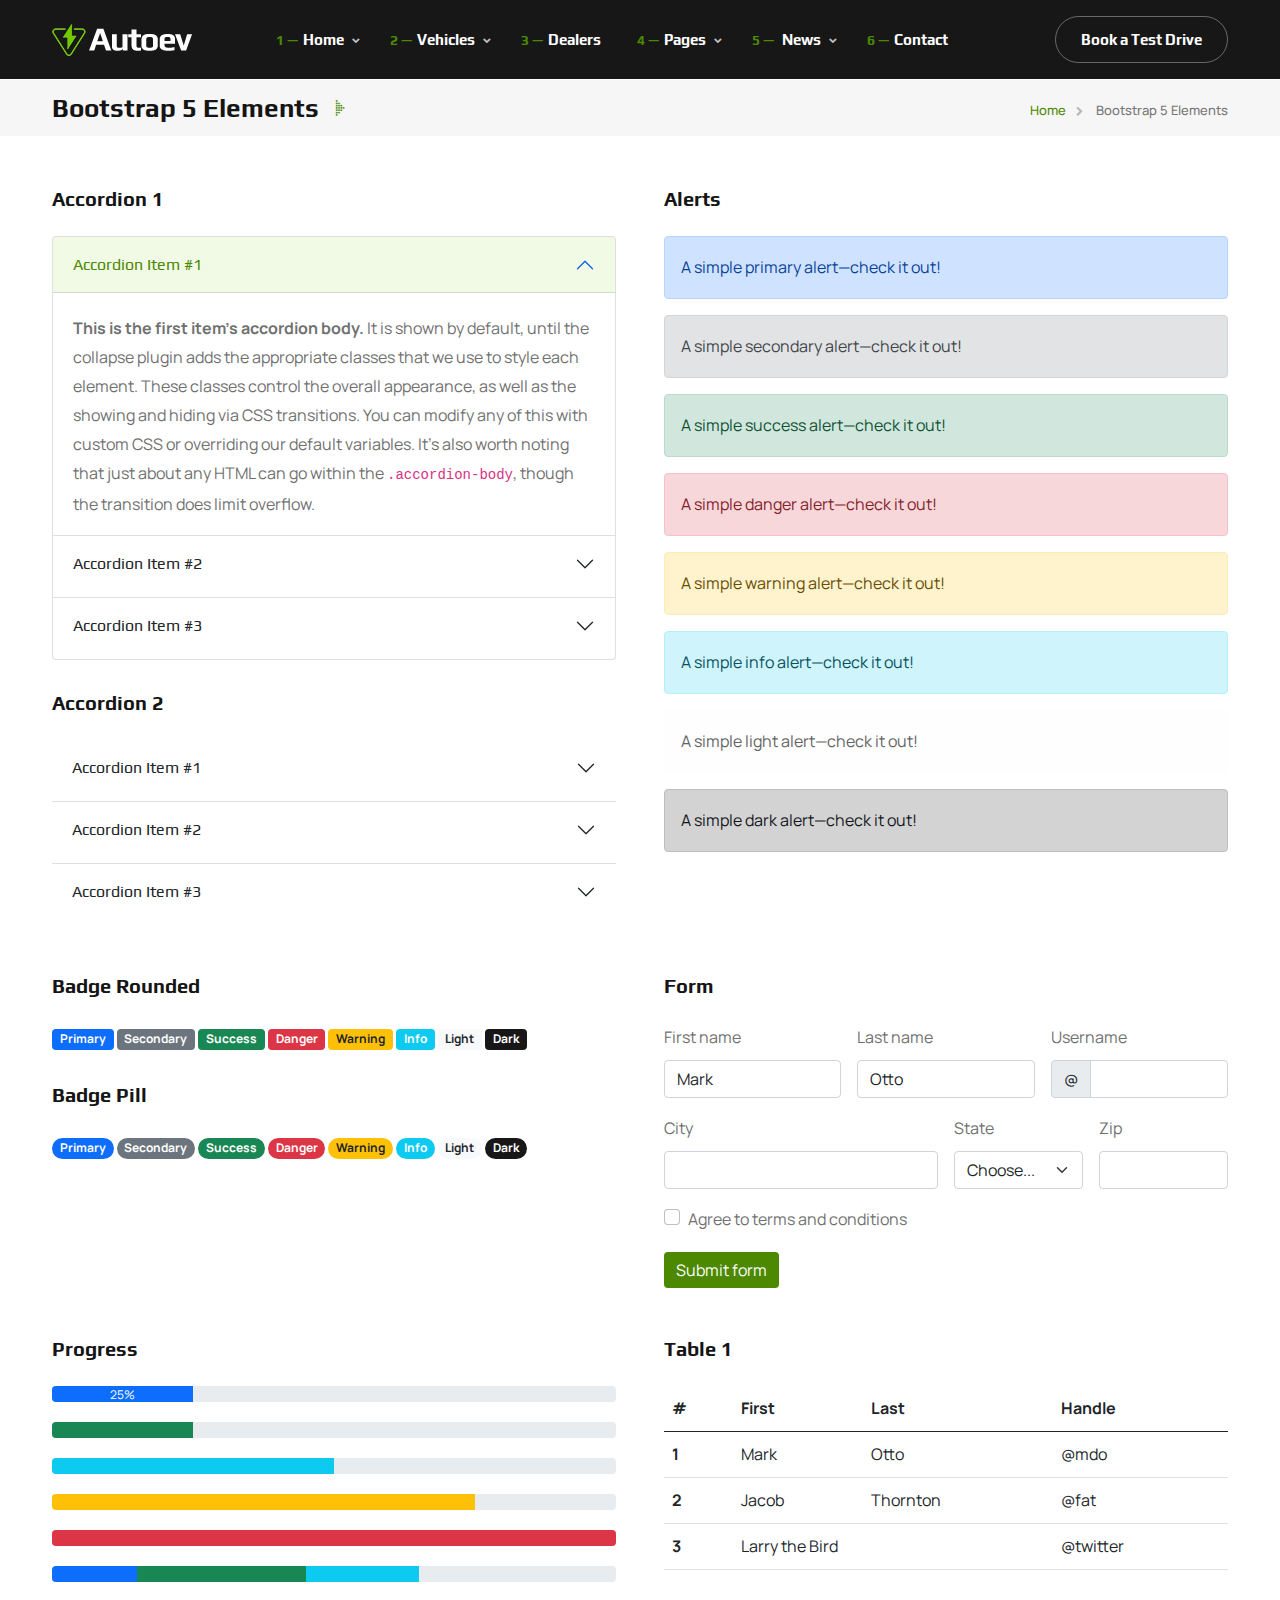
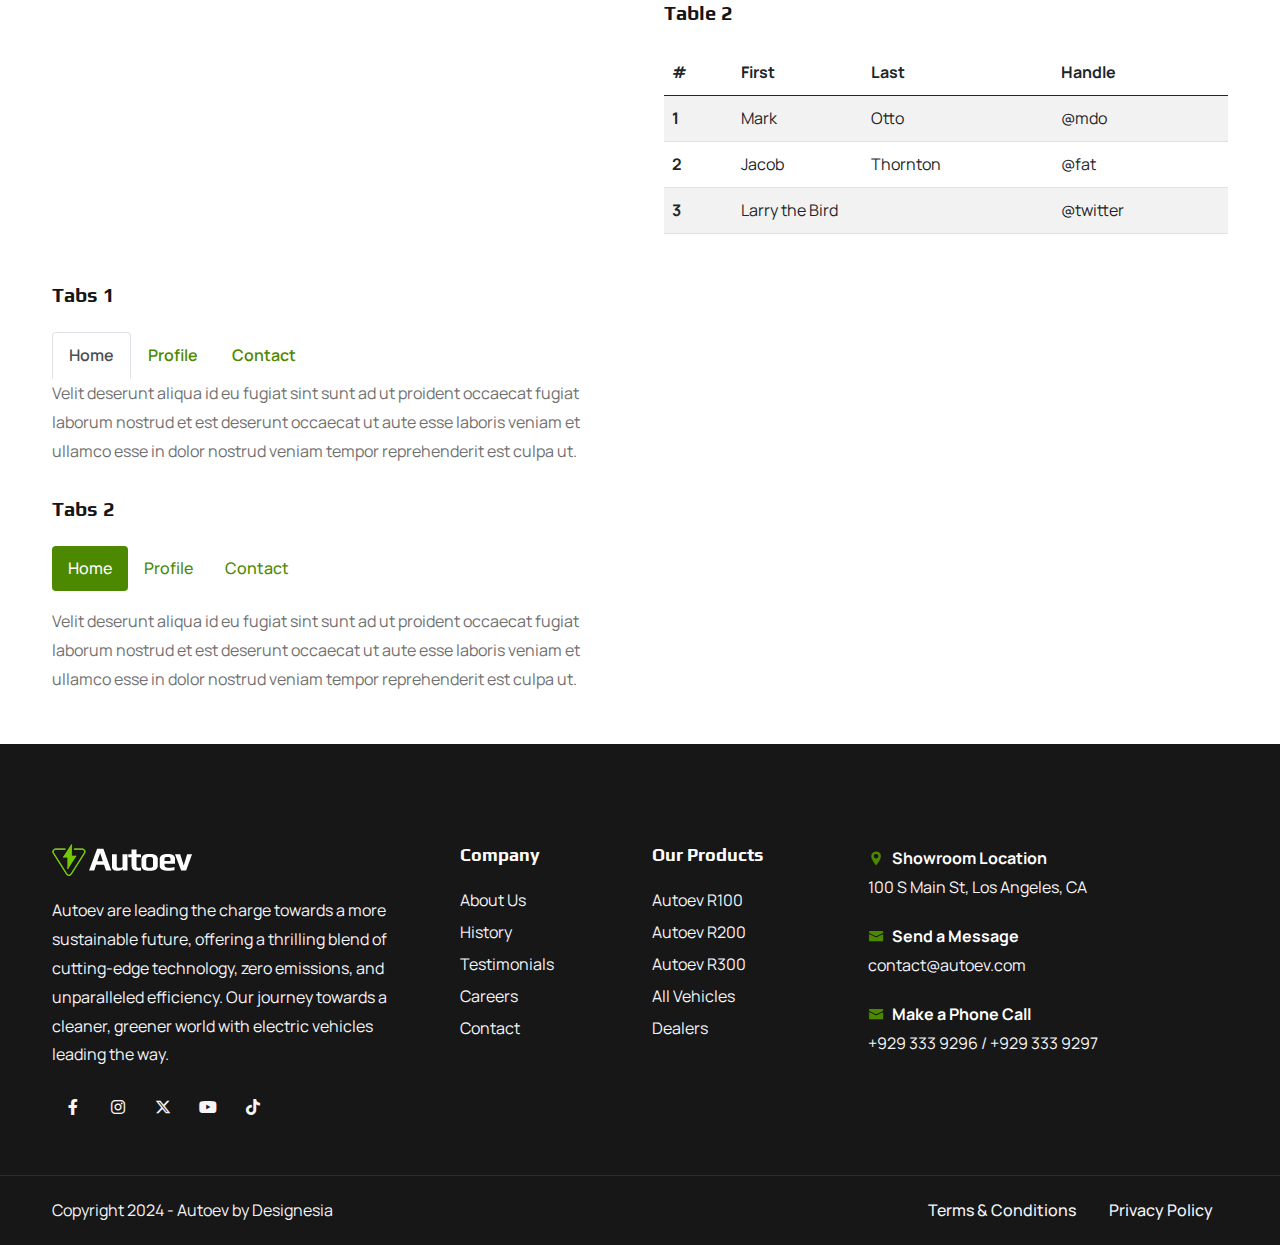
<file: bootstrap-5-elements.html>
<!DOCTYPE html>
<html lang="en">

<head>
    <title>Autoev — Electric Vehicle Charging EV Dealer Website Template</title>
    <link rel="icon" href="images/icon.png" type="image/gif" sizes="16x16">
    <meta content="text/html;charset=utf-8" http-equiv="Content-Type">
    <meta content="width=device-width, initial-scale=1.0" name="viewport" >
    <meta content="Autoev — Electric Vehicle Charging EV Dealer Website Template" name="description" >
    <meta content="" name="keywords" >
    <meta content="" name="author" >
    <!-- CSS Files
    ================================================== -->
    <link href="css/bootstrap.min.css" rel="stylesheet" type="text/css" id="bootstrap">
    <link href="css/plugins.css" rel="stylesheet" type="text/css" >
    <link href="css/swiper.css" rel="stylesheet" type="text/css" >
    <link href="css/style.css" rel="stylesheet" type="text/css" >
    <link href="css/swiper-custom.css" rel="stylesheet" type="text/css" >
    <link href="css/coloring.css" rel="stylesheet" type="text/css" >
    <!-- color scheme -->
    <link id="colors" href="css/colors/scheme-01.css" rel="stylesheet" type="text/css" >

</head>

<body>
    <div id="wrapper">
        <div class="float-text show-on-scroll">
            <span><a href="#">Scroll to top</a></span>
        </div>
        <div class="scrollbar-v show-on-scroll"></div>
        
        <!-- page preloader begin -->
        <div id="de-loader"></div>
        <!-- page preloader close -->

        <!-- header begin -->
        <header class="scroll-light has-topbar">
            <div class="container">
                <div class="row">
                    <div class="col-md-12">
                        <div class="de-flex sm-pt10">
                            <div class="de-flex-col">
                                <!-- logo begin -->
                                <div id="logo">
                                    <a href="index.html">
                                        <img class="logo-main" src="images/logo-white.webp" alt="" >
                                        <img class="logo-scroll" src="images/logo-black.webp" alt="" >
                                        <img class="logo-mobile" src="images/logo-white.webp" alt="" >
                                    </a>
                                </div>
                                <!-- logo close -->
                            </div>
                            <div class="de-flex-col header-col-mid">
                                <ul id="mainmenu">
                                    <li><a class="menu-item" href="index.html">Home</a>
                                        <ul class="mega">
                                            <li>
                                                <div class="container">
                                                    <div class="sb-menu p-4">
                                                        <div class="row g-4">
                                                            <div class="col-lg-2 text-center">
                                                                <div class="bg-grey rounded-10px relative hover text-center">
                                                                    <a href="index.html">
                                                                        <img src="images/demo/homepage-1.jpg" class="w-100 relative z-1000 hover-scale-1-1 rounded-5px" alt="">
                                                                    </a>

                                                                    <div class="absolute w-100 h-100 start-0 top-0 rounded-10px hover-bg-color"></div>
                                                                </div>                            
                                                                <h5 class="mt-3 mb-1">Homepage 1</h5>                          
                                                            </div>

                                                            <div class="col-lg-2 text-center">
                                                                <div class="bg-grey rounded-10px relative hover text-center">
                                                                    <a href="homepage-2.html">
                                                                        <img src="images/demo/homepage-2.jpg" class="w-100 relative z-1000 hover-scale-1-1 rounded-5px" alt="">
                                                                    </a>

                                                                    <div class="absolute w-100 h-100 start-0 top-0 rounded-10px hover-bg-color"></div>
                                                                </div>                            
                                                                <h5 class="mt-3 mb-1">Homepage 3</h5>                          
                                                            </div>

                                                            <div class="col-lg-2 text-center">
                                                                <div class="bg-grey rounded-10px relative hover text-center">
                                                                    <a href="homepage-3.html">
                                                                        <img src="images/demo/homepage-3.jpg" class="w-100 relative z-1000 hover-scale-1-1 rounded-5px" alt="">
                                                                    </a>

                                                                    <div class="absolute w-100 h-100 start-0 top-0 rounded-10px hover-bg-color"></div>
                                                                </div>                            
                                                                <h5 class="mt-3 mb-1">Homepage 3</h5>                          
                                                            </div>

                                                            <div class="col-lg-2 text-center">
                                                                <div class="bg-grey rounded-10px relative hover text-center">
                                                                    <a href="homepage-4.html">
                                                                        <img src="images/demo/homepage-4.jpg" class="w-100 relative z-1000 hover-scale-1-1 rounded-5px" alt="">
                                                                    </a>

                                                                    <div class="absolute w-100 h-100 start-0 top-0 rounded-10px hover-bg-color"></div>
                                                                </div>                            
                                                                <h5 class="mt-3 mb-1">Homepage 4</h5>                          
                                                            </div>

                                                            <div class="col-lg-2 text-center">
                                                                <div class="bg-grey rounded-10px relative hover text-center">
                                                                    <a href="homepage-5.html">
                                                                        <img src="images/demo/homepage-5.jpg" class="w-100 relative z-1000 hover-scale-1-1 rounded-5px" alt="">
                                                                    </a>

                                                                    <div class="absolute w-100 h-100 start-0 top-0 rounded-10px hover-bg-color"></div>
                                                                </div>                            
                                                                <h5 class="mt-3 mb-1">Homepage 5</h5>                          
                                                            </div>

                                                            <div class="col-lg-2 text-center">
                                                                <div class="bg-grey rounded-10px relative hover text-center">
                                                                    <div>
                                                                        <img src="images/demo/coming-soon.jpg" class="w-100 relative z-1000 hover-scale-1-1 rounded-5px" alt="">
                                                                    </div>

                                                                    <div class="absolute w-100 h-100 start-0 top-0 rounded-10px hover-bg-color"></div>
                                                                </div>                            
                                                                <h5 class="mt-3 mb-1">Coming Soon</h5>                          
                                                            </div>
                                                        </div>
                                                    </div>
                                                </div>                                                
                                            </li>
                                        </ul>
                                    </li>
                                    <li><a class="menu-item" href="vehicles.html">Vehicles</a>
                                        <ul class="mega">
                                            <li>
                                                <div class="container">
                                                    <div class="sb-menu p-4">
                                                        <div class="row g-4">
                                                            <div class="col-lg-3 text-center">
                                                                <div class="bg-grey p-2 rounded-10px relative hover text-center">
                                                                    <a href="vehicle-single-1.html">
                                                                        <img src="images/misc/4.webp" class="w-100 relative z-1000 hover-scale-1-2" alt="">
                                                                        <img src="images/misc/10.webp" class="absolute start-10 top-10 w-20" alt="">
                                                                    </a>

                                                                    <div class="absolute w-100 h-100 start-0 top-0 rounded-10px hover-bg-color"></div>
                                                                </div>                            
                                                                <h4 class="mt-3 mb-1">Autoev R100</h4>
                                                                <p class="mb-0">Ride the Future: Silent, Smooth, Electric</p>                            
                                                                
                                                            </div>
                                                            <div class="col-lg-3 text-center">
                                                                <div class="bg-grey p-2 rounded-10px relative hover text-center">
                                                                    <a href="vehicle-single-2.html">
                                                                        <img src="images/misc/m2.webp" class="w-100 relative z-1000 hover-scale-1-2" alt="">
                                                                        <img src="images/misc/10.webp" class="absolute start-10 top-10 w-20" alt="">
                                                                    </a>

                                                                    <div class="absolute w-100 h-100 start-0 top-0 rounded-10px hover-bg-color"></div>
                                                                </div>
                                                                <h4 class="mt-3 mb-1"><span class="bg-color me-2 fs-15 px-2 rounded-5px text-uppercase anim-op-blink-to-light">New</span>Autoev R200</h4>
                                                                <p class="mb-0">Redefining Motorcycle Performance.</p>
                                                                
                                                            </div>
                                                            <div class="col-lg-3 text-center">
                                                                <div class="bg-grey p-2 rounded-10px relative hover text-center">
                                                                    <a href="vehicle-single-3.html">
                                                                        <img src="images/misc/m3.webp" class="w-100 relative z-1000 hover-scale-1-2" alt="">
                                                                        <img src="images/misc/10.webp" class="absolute start-10 top-10 w-20" alt="">
                                                                    </a>

                                                                    <div class="absolute w-100 h-100 start-0 top-0 rounded-10px hover-bg-color"></div>
                                                                </div>
                                                                <h4 class="mt-3 mb-1">Autoev R300</h4>
                                                                <p class="mb-0">Where Sustainability Meets Adventure.</p>
                                                                
                                                            </div>

                                                            <div class="col-lg-3 text-center">
                                                                <div class="bg-grey p-2 rounded-10px relative hover text-center">
                                                                    <a href="vehicles.html">
                                                                        <img src="images/misc/11.webp" class="w-100 relative z-1000 hover-scale-1-2" alt="">
                                                                        <img src="images/misc/10.webp" class="absolute start-10 top-10 w-20" alt="">
                                                                    </a>

                                                                    <div class="absolute w-100 h-100 start-0 top-0 rounded-10px hover-bg-color"></div>
                                                                </div>
                                                                <h4 class="mt-3 mb-1">All Vehicles</h4>
                                                                <p class="mb-0">View All Models.</p>
                                                                
                                                            </div>
                                                        </div>
                                                    </div>
                                                </div>                                                
                                            </li>
                                        </ul>
                                    </li>
                                    <li><a class="menu-item" href="dealers.html">Dealers</a></li>
                                    <li><a class="menu-item" href="#">Pages</a>
                                        <ul class="mega mega-3-cols">
                                            <div class="sb-menu p-4">
                                                <div class="row g-4">
                                                    <div class="col-lg-4">
                                                        <h5>Company</h5>
                                                        <ul class="no-bg">
                                                            <li><a href="about.html">About Us</a></li>
                                                            <li><a href="news.html">News</a></li>
                                                            <li><a href="testimonials.html">Testimonials</a></li>
                                                            <li><a href="history.html">History</a></li>
                                                            <li><a href="careers.html">Careers</a></li>
                                                        </ul>
                                                    </div>
                                                    <div class="col-lg-4">
                                                        <h5>Vehicles</h5>
                                                        <ul class="no-bg">
                                                            <li><a href="vehicles.html">All Vehicles</a></li>
                                                            <li><a href="vehicle-single-1.html">Vehicle Details 1</a></li>
                                                            <li><a href="vehicle-single-2.html">Vehicle Details 2</a></li>
                                                            <li><a href="vehicle-single-3.html">Vehicle Details 3</a></li>
                                                            <li><a href="pricing-table.html">Pricing Table</a></li>
                                                        </ul>
                                                    </div>
                                                    <div class="col-lg-4">
                                                        <h5>Gallery</h5>
                                                        <ul class="no-bg">
                                                            <li><a href="gallery-grid.html">Gallery Grid</a></li>
                                                            <li><a href="gallery-carousel.html">Gallery Carousel</a></li>
                                                            <li><a href="gallery-marquee.html">Gallery Marquee</a></li>
                                                        </ul>

                                                        <div class="spacer-single"></div>

                                                        <h5>Misc</h5>
                                                        <ul class="no-bg">
                                                            <li><a href="bootstrap-5-elements.html">Bootstrap 5 Elements</a></li>
                                                        </ul>
                                                    </div>
                                                </div>
                                            </div>
                                        </ul>
                                    </li>
                                    <li>
                                        <a class="menu-item" href="news.html">News</a>
                                        <ul>
                                            <li><a class="menu-item" href="news.html">News Default</a></li>
                                            <li><a class="menu-item" href="news-modern.html">News Modern</a></li>
                                            <li><a class="menu-item" href="news-creative.html">News Creative</a></li>
                                            <li><a class="menu-item" href="news-poster.html">News Poster</a></li>
                                            <li><a class="menu-item" href="news-classic.html">News Classic</a></li>
                                            <li><a class="menu-item" href="news-plain.html">News Plain</a></li>
                                            <li><a class="menu-item" href="news-poster-fullpage.html">News Fullpage</a></li>
                                            <li><a class="menu-item" href="news-sidebar-1.html">News with Sidebar</a></li>
                                        </ul>
                                    </li>
                                    <li><a class="menu-item" href="contact.html">Contact</a></li>
                                </ul>
                            </div>
                            <div class="de-flex-col">
                                <div class="menu_side_area">          
                                    <a href="contact.html" class="btn-line">Book a Test Drive</a>
                                    <span id="menu-btn"></span>
                                </div>
                            </div>
                        </div>
                    </div>
                </div>
            </div>
        </header>
        <!-- header close -->
        <!-- content begin -->
        <div class="no-bottom no-top" id="content">

            <div id="top"></div>

            <section class="pt10 pb10 mt80 bg-grey">
                <div class="container">
                    <div class="row align-items-center">
                        <div class="col-lg-6">
                            <h3 class="mb-0">Bootstrap 5 Elements<i class="icofont-dotted-right id-color ms-2"></i></h3>
                        </div>

                        <div class="col-lg-6 text-lg-end">
                            <ul class="crumb">
                                <li><a href="index.html">Home</a></li>
                                <li class="active">Bootstrap 5 Elements</li>
                            </ul>
                        </div>
                    </div>
                </div>
            </section>

            <section>
                <div class="container">
                    <div class="row g-5">
                        <div class="col-lg-6">
                            <h4 class="mb-4">Accordion 1</h4>

                            <!-- accordion begin -->
                            <div class="accordion" id="accordionExample">
                              <div class="accordion-item">
                                <h2 class="accordion-header" id="headingOne">
                                  <button class="accordion-button" type="button" data-bs-toggle="collapse" data-bs-target="#collapseOne" aria-expanded="true" aria-controls="collapseOne">
                                    Accordion Item #1
                                  </button>
                                </h2>
                                <div id="collapseOne" class="accordion-collapse collapse show" aria-labelledby="headingOne" data-bs-parent="#accordionExample">
                                  <div class="accordion-body">
                                    <strong>This is the first item's accordion body.</strong> It is shown by default, until the collapse plugin adds the appropriate classes that we use to style each element. These classes control the overall appearance, as well as the showing and hiding via CSS transitions. You can modify any of this with custom CSS or overriding our default variables. It's also worth noting that just about any HTML can go within the <code>.accordion-body</code>, though the transition does limit overflow.
                                  </div>
                                </div>
                              </div>
                              <div class="accordion-item">
                                <h2 class="accordion-header" id="headingTwo">
                                  <button class="accordion-button collapsed" type="button" data-bs-toggle="collapse" data-bs-target="#collapseTwo" aria-expanded="false" aria-controls="collapseTwo">
                                    Accordion Item #2
                                  </button>
                                </h2>
                                <div id="collapseTwo" class="accordion-collapse collapse" aria-labelledby="headingTwo" data-bs-parent="#accordionExample">
                                  <div class="accordion-body">
                                    <strong>This is the second item's accordion body.</strong> It is hidden by default, until the collapse plugin adds the appropriate classes that we use to style each element. These classes control the overall appearance, as well as the showing and hiding via CSS transitions. You can modify any of this with custom CSS or overriding our default variables. It's also worth noting that just about any HTML can go within the <code>.accordion-body</code>, though the transition does limit overflow.
                                  </div>
                                </div>
                              </div>
                              <div class="accordion-item">
                                <h2 class="accordion-header" id="headingThree">
                                  <button class="accordion-button collapsed" type="button" data-bs-toggle="collapse" data-bs-target="#collapseThree" aria-expanded="false" aria-controls="collapseThree">
                                    Accordion Item #3
                                  </button>
                                </h2>
                                <div id="collapseThree" class="accordion-collapse collapse" aria-labelledby="headingThree" data-bs-parent="#accordionExample">
                                  <div class="accordion-body">
                                    <strong>This is the third item's accordion body.</strong> It is hidden by default, until the collapse plugin adds the appropriate classes that we use to style each element. These classes control the overall appearance, as well as the showing and hiding via CSS transitions. You can modify any of this with custom CSS or overriding our default variables. It's also worth noting that just about any HTML can go within the <code>.accordion-body</code>, though the transition does limit overflow.
                                  </div>
                                </div>
                              </div>
                            </div>
                            <!-- accordion end -->

                            <div class="spacer-30"></div>

                            <h4 class="mb-4">Accordion 2</h4>
                            <!-- accordion begin -->
                            <div class="accordion accordion-flush" id="accordionFlushExample">
                              <div class="accordion-item">
                                <h2 class="accordion-header" id="flush-headingOne">
                                  <button class="accordion-button collapsed" type="button" data-bs-toggle="collapse" data-bs-target="#flush-collapseOne" aria-expanded="false" aria-controls="flush-collapseOne">
                                    Accordion Item #1
                                  </button>
                                </h2>
                                <div id="flush-collapseOne" class="accordion-collapse collapse" aria-labelledby="flush-headingOne" data-bs-parent="#accordionFlushExample">
                                  <div class="accordion-body">Placeholder content for this accordion, which is intended to demonstrate the <code>.accordion-flush</code> class. This is the first item's accordion body.</div>
                                </div>
                              </div>
                              <div class="accordion-item">
                                <h2 class="accordion-header" id="flush-headingTwo">
                                  <button class="accordion-button collapsed" type="button" data-bs-toggle="collapse" data-bs-target="#flush-collapseTwo" aria-expanded="false" aria-controls="flush-collapseTwo">
                                    Accordion Item #2
                                  </button>
                                </h2>
                                <div id="flush-collapseTwo" class="accordion-collapse collapse" aria-labelledby="flush-headingTwo" data-bs-parent="#accordionFlushExample">
                                  <div class="accordion-body">Placeholder content for this accordion, which is intended to demonstrate the <code>.accordion-flush</code> class. This is the second item's accordion body. Let's imagine this being filled with some actual content.</div>
                                </div>
                              </div>
                              <div class="accordion-item">
                                <h2 class="accordion-header" id="flush-headingThree">
                                  <button class="accordion-button collapsed" type="button" data-bs-toggle="collapse" data-bs-target="#flush-collapseThree" aria-expanded="false" aria-controls="flush-collapseThree">
                                    Accordion Item #3
                                  </button>
                                </h2>
                                <div id="flush-collapseThree" class="accordion-collapse collapse" aria-labelledby="flush-headingThree" data-bs-parent="#accordionFlushExample">
                                  <div class="accordion-body">Placeholder content for this accordion, which is intended to demonstrate the <code>.accordion-flush</code> class. This is the third item's accordion body. Nothing more exciting happening here in terms of content, but just filling up the space to make it look, at least at first glance, a bit more representative of how this would look in a real-world application.</div>
                                </div>
                              </div>
                            </div>
                            <!-- accordion end -->

                        </div>
                        <div class="col-lg-6">
                            <h4 class="mb-4">Alerts</h4>
                            <!-- alerts begin -->
                            <div class="alert alert-primary" role="alert">
                              A simple primary alert—check it out!
                            </div>
                            <div class="alert alert-secondary" role="alert">
                              A simple secondary alert—check it out!
                            </div>
                            <div class="alert alert-success" role="alert">
                              A simple success alert—check it out!
                            </div>
                            <div class="alert alert-danger" role="alert">
                              A simple danger alert—check it out!
                            </div>
                            <div class="alert alert-warning" role="alert">
                              A simple warning alert—check it out!
                            </div>
                            <div class="alert alert-info" role="alert">
                              A simple info alert—check it out!
                            </div>
                            <div class="alert alert-light" role="alert">
                              A simple light alert—check it out!
                            </div>
                            <div class="alert alert-dark" role="alert">
                              A simple dark alert—check it out!
                            </div>
                            <!-- alerts end -->
                        </div>

                        <div class="col-lg-6">
                            <h4 class="mb-4">Badge Rounded</h4>
                            <!-- badge begin -->
                            <span class="badge bg-primary">Primary</span>
                            <span class="badge bg-secondary">Secondary</span>
                            <span class="badge bg-success">Success</span>
                            <span class="badge bg-danger">Danger</span>
                            <span class="badge bg-warning text-dark">Warning</span>
                            <span class="badge bg-info">Info</span>
                            <span class="badge bg-light text-dark">Light</span>
                            <span class="badge bg-dark">Dark</span>

                            <div class="spacer-30"></div>

                            <h4 class="mb-4">Badge Pill</h4>
                            <span class="badge rounded-pill bg-primary">Primary</span>
                            <span class="badge rounded-pill bg-secondary">Secondary</span>
                            <span class="badge rounded-pill bg-success">Success</span>
                            <span class="badge rounded-pill bg-danger">Danger</span>
                            <span class="badge rounded-pill bg-warning text-dark">Warning</span>
                            <span class="badge rounded-pill bg-info">Info</span>
                            <span class="badge rounded-pill bg-light text-dark">Light</span>
                            <span class="badge rounded-pill bg-dark">Dark</span>
                            <!-- badge end -->
                        </div>

                        <div class="col-lg-6">
                            <h4 class="mb-4">Form</h4>
                            <!-- form begin -->
                            <form class="row g-3">
                              <div class="col-md-4">
                                <label for="validationDefault01" class="form-label">First name</label>
                                <input type="text" class="form-control" id="validationDefault01" value="Mark" required>
                              </div>
                              <div class="col-md-4">
                                <label for="validationDefault02" class="form-label">Last name</label>
                                <input type="text" class="form-control" id="validationDefault02" value="Otto" required>
                              </div>
                              <div class="col-md-4">
                                <label for="validationDefaultUsername" class="form-label">Username</label>
                                <div class="input-group">
                                  <span class="input-group-text" id="inputGroupPrepend2">@</span>
                                  <input type="text" class="form-control" id="validationDefaultUsername"  aria-describedby="inputGroupPrepend2" required>
                                </div>
                              </div>
                              <div class="col-md-6">
                                <label for="validationDefault03" class="form-label">City</label>
                                <input type="text" class="form-control" id="validationDefault03" required>
                              </div>
                              <div class="col-md-3">
                                <label for="validationDefault04" class="form-label">State</label>
                                <select class="form-select" id="validationDefault04" required>
                                  <option selected disabled value="">Choose...</option>
                                  <option>...</option>
                                </select>
                              </div>
                              <div class="col-md-3">
                                <label for="validationDefault05" class="form-label">Zip</label>
                                <input type="text" class="form-control" id="validationDefault05" required>
                              </div>
                              <div class="col-12">
                                <div class="form-check">
                                  <input class="form-check-input" type="checkbox" value="" id="invalidCheck2" required>
                                  <label class="form-check-label" for="invalidCheck2">
                                    Agree to terms and conditions
                                  </label>
                                </div>
                              </div>
                              <div class="col-12">
                                <button class="btn btn-primary" type="submit">Submit form</button>
                              </div>
                            </form>
                            <!-- form end -->
                        </div>

                        <div class="col-lg-6">
                            <h4 class="mb-4">Progress</h4>
                            <!-- progress begin -->
                            <div class="progress">
                              <div class="progress-bar" role="progressbar" aria-label="Example with label" style="width: 25%;" aria-valuenow="25" aria-valuemin="0" aria-valuemax="100">25%</div>
                            </div>

                            <div class="spacer-20"></div>

                            <div class="progress">
                              <div class="progress-bar bg-success" role="progressbar" aria-label="Success example" style="width: 25%" aria-valuenow="25" aria-valuemin="0" aria-valuemax="100"></div>
                            </div>

                            <div class="spacer-20"></div>

                            <div class="progress">
                              <div class="progress-bar bg-info" role="progressbar" aria-label="Info example" style="width: 50%" aria-valuenow="50" aria-valuemin="0" aria-valuemax="100"></div>
                            </div>

                            <div class="spacer-20"></div>

                            <div class="progress">
                              <div class="progress-bar bg-warning" role="progressbar" aria-label="Warning example" style="width: 75%" aria-valuenow="75" aria-valuemin="0" aria-valuemax="100"></div>
                            </div>

                            <div class="spacer-20"></div>

                            <div class="progress">
                              <div class="progress-bar bg-danger" role="progressbar" aria-label="Danger example" style="width: 100%" aria-valuenow="100" aria-valuemin="0" aria-valuemax="100"></div>
                            </div>

                            <div class="spacer-20"></div>

                            <div class="progress">
                              <div class="progress-bar" role="progressbar" aria-label="Segment one" style="width: 15%" aria-valuenow="15" aria-valuemin="0" aria-valuemax="100"></div>
                              <div class="progress-bar bg-success" role="progressbar" aria-label="Segment two" style="width: 30%" aria-valuenow="30" aria-valuemin="0" aria-valuemax="100"></div>
                              <div class="progress-bar bg-info" role="progressbar" aria-label="Segment three" style="width: 20%" aria-valuenow="20" aria-valuemin="0" aria-valuemax="100"></div>
                            </div>
                            <!-- progress end -->

                        </div>

                        <div class="col-lg-6">
                            <!-- table begin -->
                            <h4 class="mb-4">Table 1</h4>
                            <table class="table">
                              <thead>
                                <tr>
                                  <th scope="col">#</th>
                                  <th scope="col">First</th>
                                  <th scope="col">Last</th>
                                  <th scope="col">Handle</th>
                                </tr>
                              </thead>
                              <tbody>
                                <tr>
                                  <th scope="row">1</th>
                                  <td>Mark</td>
                                  <td>Otto</td>
                                  <td>@mdo</td>
                                </tr>
                                <tr>
                                  <th scope="row">2</th>
                                  <td>Jacob</td>
                                  <td>Thornton</td>
                                  <td>@fat</td>
                                </tr>
                                <tr>
                                  <th scope="row">3</th>
                                  <td colspan="2">Larry the Bird</td>
                                  <td>@twitter</td>
                                </tr>
                              </tbody>
                            </table>
                            <!-- table end -->

                            <div class="spacer-30"></div>

                            <h4 class="mb-4">Table 2</h4>
                            <!-- table begin -->
                            <table class="table table-striped">
                              <thead>
                                <tr>
                                  <th scope="col">#</th>
                                  <th scope="col">First</th>
                                  <th scope="col">Last</th>
                                  <th scope="col">Handle</th>
                                </tr>
                              </thead>
                              <tbody>
                                <tr>
                                  <th scope="row">1</th>
                                  <td>Mark</td>
                                  <td>Otto</td>
                                  <td>@mdo</td>
                                </tr>
                                <tr>
                                  <th scope="row">2</th>
                                  <td>Jacob</td>
                                  <td>Thornton</td>
                                  <td>@fat</td>
                                </tr>
                                <tr>
                                  <th scope="row">3</th>
                                  <td colspan="2">Larry the Bird</td>
                                  <td>@twitter</td>
                                </tr>
                              </tbody>
                            </table>
                            <!-- table end -->
                        </div>

                        <div class="col-lg-6">

                            <h4 class="mb-4">Tabs 1</h4>
                            
                            <!-- tabs begin -->

                            <ul class="nav nav-tabs" id="myTab" role="tablist">
                              <li class="nav-item" role="presentation">
                                <button class="nav-link active" id="home-tab" data-bs-toggle="tab" data-bs-target="#home-tab-pane" type="button" role="tab" aria-controls="home-tab-pane" aria-selected="true">Home</button>
                              </li>
                              <li class="nav-item" role="presentation">
                                <button class="nav-link" id="profile-tab" data-bs-toggle="tab" data-bs-target="#profile-tab-pane" type="button" role="tab" aria-controls="profile-tab-pane" aria-selected="false">Profile</button>
                              </li>
                              <li class="nav-item" role="presentation">
                                <button class="nav-link" id="contact-tab" data-bs-toggle="tab" data-bs-target="#contact-tab-pane" type="button" role="tab" aria-controls="contact-tab-pane" aria-selected="false">Contact</button>
                              </li>
                            </ul>
                            <div class="tab-content" id="myTabContent">
                              <div class="tab-pane fade show active" id="home-tab-pane" role="tabpanel" aria-labelledby="home-tab" tabindex="0">Velit deserunt aliqua id eu fugiat sint sunt ad ut proident occaecat fugiat laborum nostrud et est deserunt occaecat ut aute esse laboris veniam et ullamco esse in dolor nostrud veniam tempor reprehenderit est culpa ut.</div>
                              <div class="tab-pane fade" id="profile-tab-pane" role="tabpanel" aria-labelledby="profile-tab" tabindex="0">Velit deserunt aliqua id eu fugiat sint sunt ad ut proident occaecat fugiat laborum nostrud et est deserunt occaecat ut aute esse laboris veniam et ullamco esse in dolor nostrud veniam tempor reprehenderit est culpa ut.</div>
                              <div class="tab-pane fade" id="contact-tab-pane" role="tabpanel" aria-labelledby="contact-tab" tabindex="0">Velit deserunt aliqua id eu fugiat sint sunt ad ut proident occaecat fugiat laborum nostrud et est deserunt occaecat ut aute esse laboris veniam et ullamco esse in dolor nostrud veniam tempor reprehenderit est culpa ut.</div>
                            </div>

                            <!-- tabs end -->

                            <div class="spacer-30"></div>

                            <h4 class="mb-4">Tabs 2</h4>
                            
                            <!-- tabs begin -->

                            <ul class="nav nav-pills mb-3" id="pills-tab" role="tablist">
                              <li class="nav-item" role="presentation">
                                <button class="nav-link active" id="pills-home-tab" data-bs-toggle="pill" data-bs-target="#pills-home" type="button" role="tab" aria-controls="pills-home" aria-selected="true">Home</button>
                              </li>
                              <li class="nav-item" role="presentation">
                                <button class="nav-link" id="pills-profile-tab" data-bs-toggle="pill" data-bs-target="#pills-profile" type="button" role="tab" aria-controls="pills-profile" aria-selected="false">Profile</button>
                              </li>
                              <li class="nav-item" role="presentation">
                                <button class="nav-link" id="pills-contact-tab" data-bs-toggle="pill" data-bs-target="#pills-contact" type="button" role="tab" aria-controls="pills-contact" aria-selected="false">Contact</button>
                              </li>
                            </ul>
                            <div class="tab-content" id="pills-tabContent">
                              <div class="tab-pane fade show active" id="pills-home" role="tabpanel" aria-labelledby="pills-home-tab" tabindex="0">Velit deserunt aliqua id eu fugiat sint sunt ad ut proident occaecat fugiat laborum nostrud et est deserunt occaecat ut aute esse laboris veniam et ullamco esse in dolor nostrud veniam tempor reprehenderit est culpa ut.</div>
                              <div class="tab-pane fade" id="pills-profile" role="tabpanel" aria-labelledby="pills-profile-tab" tabindex="0">Velit deserunt aliqua id eu fugiat sint sunt ad ut proident occaecat fugiat laborum nostrud et est deserunt occaecat ut aute esse laboris veniam et ullamco esse in dolor nostrud veniam tempor reprehenderit est culpa ut.</div>
                              <div class="tab-pane fade" id="pills-contact" role="tabpanel" aria-labelledby="pills-contact-tab" tabindex="0">Velit deserunt aliqua id eu fugiat sint sunt ad ut proident occaecat fugiat laborum nostrud et est deserunt occaecat ut aute esse laboris veniam et ullamco esse in dolor nostrud veniam tempor reprehenderit est culpa ut.</div>
                            </div>

                            <!-- tabs end -->


                        </div>

                    </div>
                </div>
            </section>    

        </div>
        <!-- content close -->
        
        <!-- footer begin -->
        <footer class="section-dark">
            <div class="container">
                <div class="row gx-5">
                    <div class="col-lg-4 col-sm-6">
                        <img src="images/logo-white.webp" alt="" >
                        <div class="spacer-20"></div>
                        <p>Autoev are leading the charge towards a more sustainable future, offering a thrilling blend of cutting-edge technology, zero emissions, and unparalleled efficiency. Our journey towards a cleaner, greener world with electric vehicles leading the way.</p>

                        <div class="social-icons mb-sm-30">
                            <a href="#"><i class="fa-brands fa-facebook-f"></i></a>
                            <a href="#"><i class="fa-brands fa-instagram"></i></a>
                            <a href="#"><i class="fa-brands fa-x-twitter"></i></a>
                            <a href="#"><i class="fa-brands fa-youtube"></i></a>
                            <a href="#"><i class="fa-brands fa-tiktok"></i></a>
                        </div>
                    </div>
                    <div class="col-lg-4 col-sm-12 order-lg-1 order-sm-2">
                        <div class="row">
                            <div class="col-lg-6 col-sm-6">
                                <div class="widget">
                                    <h5>Company</h5>
                                    <ul>                                        
                                        <li><a href="about.html">About Us</a></li>
                                        <li><a href="history.html">History</a></li>
                                        <li><a href="testimonials.html">Testimonials</a></li>
                                        <li><a href="careers.html">Careers</a></li>
                                        <li><a href="contact.html">Contact</a></li>
                                    </ul>
                                </div>
                            </div>
                            <div class="col-lg-6 col-sm-6">
                                <div class="widget">
                                    <h5>Our Products</h5>
                                    <ul>
                                        <li><a href="vehicle-single-1.html">Autoev R100</a></li>
                                        <li><a href="vehicle-single-2.html">Autoev R200</a></li>
                                        <li><a href="vehicle-single-3.html">Autoev R300</a></li>
                                        <li><a href="vehicles.html">All Vehicles</a></li>
                                        <li><a href="dealers.html">Dealers</a></li>
                                    </ul>
                                </div>
                            </div>
                        </div>
                    </div>
                    <div class="col-lg-4 col-sm-6 order-lg-2 order-sm-1">
                        <div class="widget">
                            <div class="fw-bold text-white"><i class="icofont-location-pin me-2 id-color"></i>Showroom Location</div>
                            100 S Main St, Los Angeles, CA

                            <div class="spacer-20"></div>

                            <div class="fw-bold text-white"><i class="icofont-envelope me-2 id-color"></i>Send a Message</div>
                            contact@autoev.com     

                            <div class="spacer-20"></div>

                            <div class="fw-bold text-white"><i class="icofont-envelope me-2 id-color"></i>Make a Phone Call</div>
                            +929 333 9296 / +929 333 9297                            
                        </div>
                    </div>
                </div>
            </div>
            <div class="subfooter">
                <div class="container">
                    <div class="row">
                        <div class="col-md-12">
                            <div class="de-flex">
                                <div class="de-flex-col">
                                    Copyright 2024 - Autoev by Designesia
                                </div>
                                <ul class="menu-simple">
                                    <li><a href="#">Terms &amp; Conditions</a></li>
                                    <li><a href="#">Privacy Policy</a></li>
                                </ul>
                            </div>
                        </div>
                    </div>
                </div>
            </div>
        </footer>
        <!-- footer close -->
    </div>


    
    <!-- Javascript Files
    ================================================== -->
    <script src="js/plugins.js"></script>
    <script src="js/designesia.js"></script>
    <script src="js/swiper.js"></script>
    <script src="js/custom-marquee.js"></script>
    <script src="js/custom-swiper-1.js"></script>

</body>

</html>
</file>
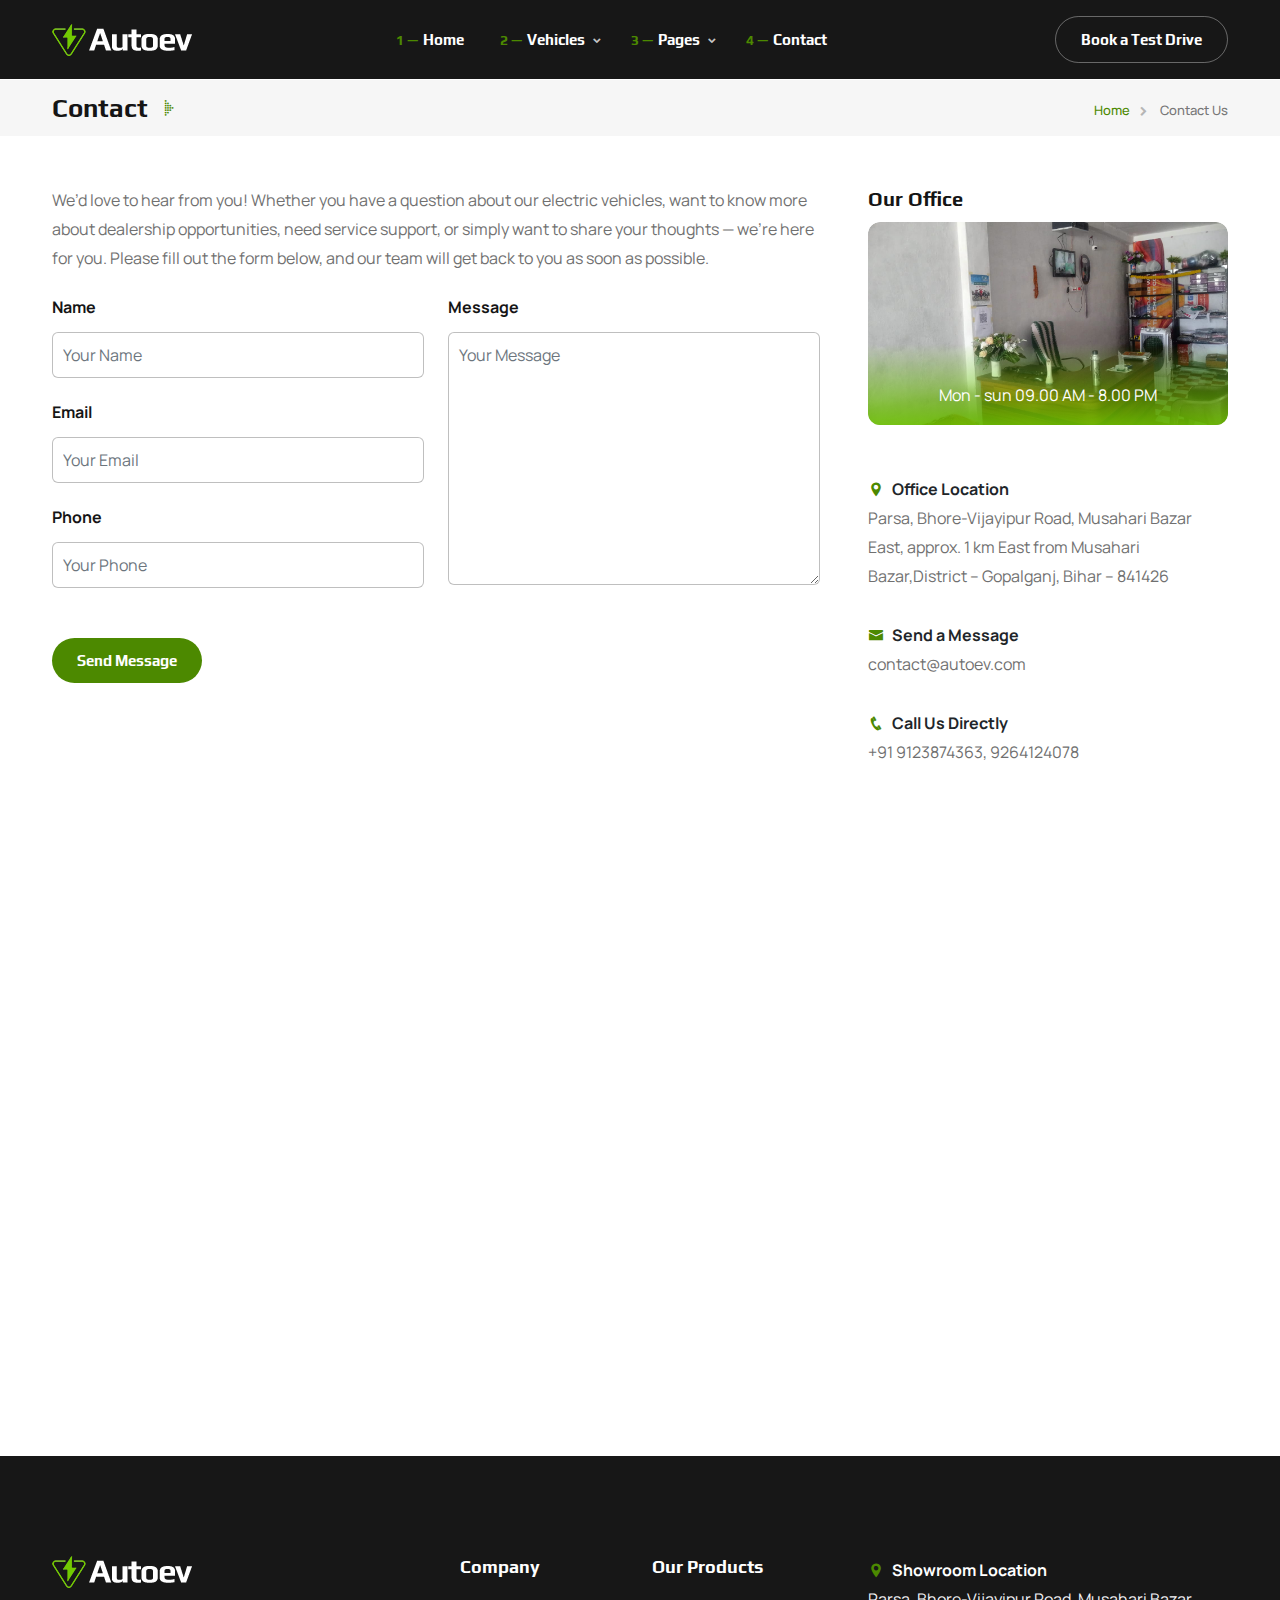
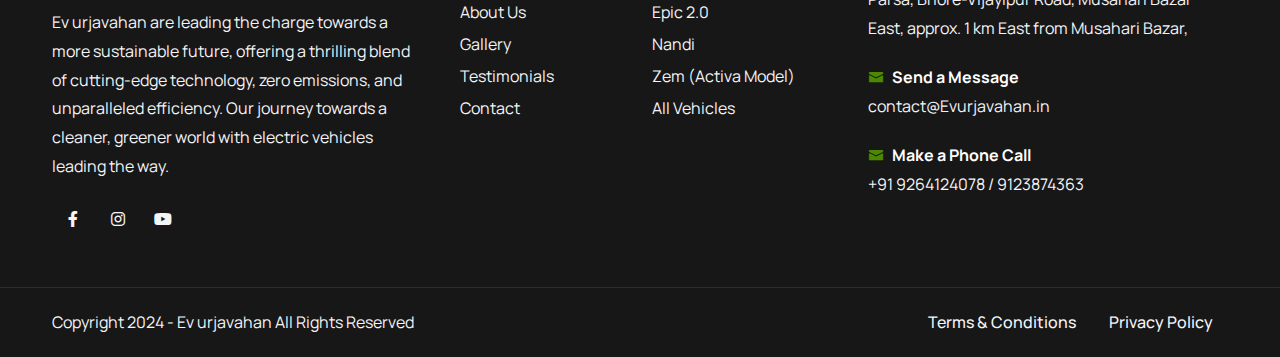
<file: contact.html>
<!DOCTYPE html>
<html lang="en">

<head>
    <title>Autoev — Electric Vehicle Charging EV Dealer Website Template</title>
    <link rel="icon" href="images/icon.png" type="image/gif" sizes="16x16">
    <meta content="text/html;charset=utf-8" http-equiv="Content-Type">
    <meta content="width=device-width, initial-scale=1.0" name="viewport" >
    <meta content="Autoev — Electric Vehicle Charging EV Dealer Website Template" name="description" >
    <meta content="" name="keywords" >
    <meta content="" name="author" >
    <!-- CSS Files
    ================================================== -->
    <link href="css/bootstrap.min.css" rel="stylesheet" type="text/css" id="bootstrap">
    <link href="css/plugins.css" rel="stylesheet" type="text/css" >
    <link href="css/swiper.css" rel="stylesheet" type="text/css" >
    <link href="css/style.css" rel="stylesheet" type="text/css" >
    <link href="css/coloring.css" rel="stylesheet" type="text/css" >
    <!-- color scheme -->
    <link id="colors" href="css/colors/scheme-01.css" rel="stylesheet" type="text/css" >

</head>

<body>
    <div id="wrapper">
        <div class="float-text show-on-scroll">
            <span><a href="#">Scroll to top</a></span>
        </div>
        <div class="scrollbar-v show-on-scroll"></div>
        
        <!-- page preloader begin -->
        <div id="de-loader"></div>
        <!-- page preloader close -->

        <!-- header begin -->
        <header class="header-lightscroll-light has-topbar">
            <div class="container">
                <div class="row">
                    <div class="col-md-12">
                        <div class="de-flex sm-pt10">
                            <div class="de-flex-col">
                                <!-- logo begin -->
                                <div id="logo">
                                    <a href="index.html">
                                        <img class="logo-main" src="images/logo-white.webp" alt="" >
                                        <img class="logo-scroll" src="images/logo-black.webp" alt="" >
                                        <img class="logo-mobile" src="images/logo-white.webp" alt="" >
                                    </a>
                                </div>
                                <!-- logo close -->
                            </div>
                            <div class="de-flex-col header-col-mid">
                                <ul id="mainmenu">
                                    <li><a class="menu-item" href="index.html">Home</a>
                                        <!-- <ul class="mega">
                                            <li>
                                                <div class="container">
                                                    <div class="sb-menu p-4">
                                                        <div class="row g-4">
                                                            <div class="col-lg-2 text-center">
                                                                <div class="bg-grey rounded-10px relative hover text-center">
                                                                    <a href="index.html">
                                                                        <img src="images/demo/homepage-1.jpg" class="w-100 relative z-1000 hover-scale-1-1 rounded-5px" alt="">
                                                                    </a>

                                                                    <div class="absolute w-100 h-100 start-0 top-0 rounded-10px hover-bg-color"></div>
                                                                </div>                            
                                                                <h5 class="mt-3 mb-1">Homepage 1</h5>                          
                                                            </div>

                                                            <div class="col-lg-2 text-center">
                                                                <div class="bg-grey rounded-10px relative hover text-center">
                                                                    <a href="homepage-2.html">
                                                                        <img src="images/demo/homepage-2.jpg" class="w-100 relative z-1000 hover-scale-1-1 rounded-5px" alt="">
                                                                    </a>

                                                                    <div class="absolute w-100 h-100 start-0 top-0 rounded-10px hover-bg-color"></div>
                                                                </div>                            
                                                                <h5 class="mt-3 mb-1">Homepage 3</h5>                          
                                                            </div>

                                                            <div class="col-lg-2 text-center">
                                                                <div class="bg-grey rounded-10px relative hover text-center">
                                                                    <a href="homepage-3.html">
                                                                        <img src="images/demo/homepage-3.jpg" class="w-100 relative z-1000 hover-scale-1-1 rounded-5px" alt="">
                                                                    </a>

                                                                    <div class="absolute w-100 h-100 start-0 top-0 rounded-10px hover-bg-color"></div>
                                                                </div>                            
                                                                <h5 class="mt-3 mb-1">Homepage 3</h5>                          
                                                            </div>

                                                            <div class="col-lg-2 text-center">
                                                                <div class="bg-grey rounded-10px relative hover text-center">
                                                                    <a href="homepage-4.html">
                                                                        <img src="images/demo/homepage-4.jpg" class="w-100 relative z-1000 hover-scale-1-1 rounded-5px" alt="">
                                                                    </a>

                                                                    <div class="absolute w-100 h-100 start-0 top-0 rounded-10px hover-bg-color"></div>
                                                                </div>                            
                                                                <h5 class="mt-3 mb-1">Homepage 4</h5>                          
                                                            </div>

                                                            <div class="col-lg-2 text-center">
                                                                <div class="bg-grey rounded-10px relative hover text-center">
                                                                    <a href="homepage-5.html">
                                                                        <img src="images/demo/homepage-5.jpg" class="w-100 relative z-1000 hover-scale-1-1 rounded-5px" alt="">
                                                                    </a>

                                                                    <div class="absolute w-100 h-100 start-0 top-0 rounded-10px hover-bg-color"></div>
                                                                </div>                            
                                                                <h5 class="mt-3 mb-1">Homepage 5</h5>                          
                                                            </div>

                                                            <div class="col-lg-2 text-center">
                                                                <div class="bg-grey rounded-10px relative hover text-center">
                                                                    <div>
                                                                        <img src="images/demo/coming-soon.jpg" class="w-100 relative z-1000 hover-scale-1-1 rounded-5px" alt="">
                                                                    </div>

                                                                    <div class="absolute w-100 h-100 start-0 top-0 rounded-10px hover-bg-color"></div>
                                                                </div>                            
                                                                <h5 class="mt-3 mb-1">Coming Soon</h5>                          
                                                            </div>
                                                        </div>
                                                    </div>
                                                </div>                                                
                                            </li>
                                        </ul> -->
                                    </li>
                                    <li><a class="menu-item" href="vehicles.html">Vehicles</a>
                                        <ul class="mega">
                                            <li>
                                                <div class="container">
                                                    <div class="sb-menu p-4">
                                                        <div class="row g-4">
                                                            <div class="col-lg-3 text-center">
                                                                <div class="bg-grey p-2 rounded-10px relative hover text-center">
                                                                    <a href="vehicle-single-1.html">
                                                                        <img src="images/misc/4.webp" class="w-100 relative z-1000 hover-scale-1-2" alt="">
                                                                        <img src="images/misc/10.webp" class="absolute start-10 top-10 w-20" alt="">
                                                                    </a>

                                                                    <div class="absolute w-100 h-100 start-0 top-0 rounded-10px hover-bg-color"></div>
                                                                </div>                            
                                                                <h4 class="mt-3 mb-1">Epic 2.O</h4>
                                                                <p class="mb-0">Ride the Future: Silent, Smooth, Electric</p>                            
                                                                
                                                            </div>
                                                            <div class="col-lg-3 text-center">
                                                                <div class="bg-grey p-2 rounded-10px relative hover text-center">
                                                                    <a href="vehicle-single-2.html">
                                                                        <img src="images/misc/m3.webp" class="w-100 relative z-1000 hover-scale-1-2" alt="">
                                                                        <img src="images/misc/10.webp" class="absolute start-10 top-10 w-20" alt="">
                                                                    </a>

                                                                    <div class="absolute w-100 h-100 start-0 top-0 rounded-10px hover-bg-color"></div>
                                                                </div>
                                                                <h4 class="mt-3 mb-1"><span class="bg-color me-2 fs-15 px-2 rounded-5px text-uppercase anim-op-blink-to-light">New</span>Zem</h4>
                                                                <p class="mb-0">Redefining Motorcycle Performance.</p>
                                                                
                                                            </div>
                                                            <div class="col-lg-3 text-center">
                                                                <div class="bg-grey p-2 rounded-10px relative hover text-center">
                                                                    <a href="vehicle-single-3.html">
                                                                        <img src="images/misc/m2.webp" class="w-100 relative z-1000 hover-scale-1-2" alt="">
                                                                        <img src="images/misc/10.webp" class="absolute start-10 top-10 w-20" alt="">
                                                                    </a>

                                                                    <div class="absolute w-100 h-100 start-0 top-0 rounded-10px hover-bg-color"></div>
                                                                </div>
                                                                <h4 class="mt-3 mb-1">Nandi</h4>
                                                                <p class="mb-0">Where Sustainability Meets Adventure.</p>
                                                            </div>
                                                            <div class="col-lg-3 text-center">
                                                                <div class="bg-grey p-2 rounded-10px relative hover text-center">
                                                                    <a href="vehicles.html">
                                                                        <img src="images/misc/11.webp" class="w-100 relative z-1000 hover-scale-1-2" alt="">
                                                                        <img src="images/misc/10.webp" class="absolute start-10 top-10 w-20" alt="">
                                                                    </a>
                                                                    <div class="absolute w-100 h-100 start-0 top-0 rounded-10px hover-bg-color"></div>
                                                                </div>
                                                                <h4 class="mt-3 mb-1">All Vehicles</h4>
                                                                <p class="mb-0">View All Models.</p>
                                                            </div>
                                                        </div>
                                                    </div>
                                                </div>                                                
                                            </li>
                                        </ul>
                                    </li>
                                    <li><a class="menu-item" href="#">Pages</a>
                                        <ul class="mega mega-3-cols">
                                            <div class="sb-menu p-4">
                                                <div class="row g-4">
                                                    <div class="col-lg-4">
                                                        <h5>Company</h5>
                                                        <ul class="no-bg">
                                                            <li><a href="about.html">About Us</a></li>
                                                            <li><a href="news.html">News</a></li>
                                                            <li><a href="testimonials.html">Testimonials</a></li>
                                                            
                                                        </ul>
                                                    </div>
                                                    <div class="col-lg-4">
                                                        <h5>Vehicles</h5>
                                                        <ul class="no-bg">
                                                            <li><a href="vehicles.html">All Vehicles</a></li>
                                                            <li><a href="vehicle-single-1.html">Vehicle Details 1</a></li>
                                                            <li><a href="vehicle-single-2.html">Vehicle Details 2</a></li>
                                                            <li><a href="vehicle-single-3.html">Vehicle Details 3</a></li>
                                                            <li><a href="pricing-table.html">Pricing Table</a></li>
                                                        </ul>
                                                    </div>
                                                    <div class="col-lg-4">
                                                        <h5>Gallery</h5>
                                                        <ul class="no-bg">
                                                            <li><a href="gallery-grid.html">Gallery Grid</a></li>
                                                           
                                                        </ul>

                                                        <div class="spacer-single"></div>

                                                        
                                                    </div>
                                                </div>
                                            </div>
                                        </ul>
                                    </li>
                                    
                                    <li><a class="menu-item" href="contact.html">Contact</a></li>
                                </ul>
                            </div>
                            <div class="de-flex-col">
                                <div class="menu_side_area">          
                                    <a href="contact.html" class="btn-line">Book a Test Drive</a>
                                    <span id="menu-btn"></span>
                                </div>
                            </div>
                        </div>
                    </div>
                </div>
            </div>
        </header>
        <!-- header close -->
        <!-- content begin -->
        <div class="no-bottom no-top" id="content">
            <div id="top"></div>
            <section class="pt10 pb10 mt80 bg-grey">
                <div class="container">
                    <div class="row align-items-center">
                        <div class="col-lg-6">
                            <h3 class="mb-0">Contact<i class="icofont-dotted-right id-color ms-2"></i></h3>
                        </div>

                        <div class="col-lg-6 text-lg-end">
                            <ul class="crumb">
                                <li><a href="index.html">Home</a></li>
                                <li class="active">Contact Us</li>
                            </ul>
                        </div>
                    </div>
                </div>
            </section>

            <section>
                <div class="container">
                    <div class="row g-4 gx-5">
                        <div class="col-lg-8">
                            <p>
                            We’d love to hear from you!
                            Whether you have a question about our electric vehicles, want to know more about dealership opportunities, need service support, or simply want to share your thoughts — we're here for you. Please fill out the form below, and our team will get back to you as soon as possible.
                            </p>
                            <form name="contactForm" id="contact_form" class="position-relative z1000" method="post" action="https://formspree.io/f/xqknvzrz">
                                <div class="row gx-4">
                                    <div class="col-lg-6 col-md-6 mb10">
                                        <div class="field-set">
                                            <span class="d-label fw-bold">Name</span>
                                            <input type="text" name="Name" id="name" class="form-control" placeholder="Your Name" required>
                                        </div>

                                        <div class="field-set">
                                            <span class="d-label fw-bold">Email</span>
                                            <input type="text" name="Email" id="email" class="form-control" placeholder="Your Email" required>
                                        </div>

                                        <div class="field-set">
                                            <span class="d-label fw-bold">Phone</span>
                                            <input type="text" name="phone" id="phone" class="form-control" placeholder="Your Phone" required>
                                        </div>
                                    </div>
                                    
                                    <div class="col-lg-6 col-md-6">
                                        <div class="field-set mb20">
                                            <span class="d-label fw-bold">Message</span>
                                            <textarea name="message" id="message" class="form-control" placeholder="Your Message" required></textarea>
                                        </div>
                                    </div>
                                </div>
                                    
                                
                                <div class="g-recaptcha" data-sitekey="copy-your-sitekey-here"></div>
                                <div id='submit' class="mt20">
                                    <input type="submit" id='send_message' value='Send Message' class="btn-main">
                                </div>

                                <div id="success_message" class='success'>
                                    Your message has been sent successfully. Refresh this page if you want to send more messages.
                                </div>
                                <div id="error_message" class='error'>
                                    Sorry there was an error sending your form.
                                </div>
                            </form>

                            </div>

                        <div class="col-lg-4">
                            <h4>Our Office</h4>
                            <div class="img-with-cap mb20">
                                <div class="d-title">Mon - sun 09.00 AM - 8.00 PM</div>
                                <div class="d-overlay"></div>
                                <img src="images/background/contact.jpeg" class="img-fullwidth rounded-1" alt="">
                            </div>

                            <div class="spacer-single"></div>

                            <div class="fw-bold text-dark"><i class="icofont-location-pin me-2 id-color-2"></i>Office Location</div>
                             Parsa, Bhore-Vijayipur Road,
                               Musahari Bazar East, approx. 1 km East from Musahari Bazar,District – Gopalganj, Bihar – 841426
                            <div class="spacer-single"></div>

                            <div class="fw-bold text-dark"><i class="icofont-envelope me-2 id-color-2"></i>Send a Message</div>
                            contact@autoev.com

                            <div class="spacer-single"></div>

                            <div class="fw-bold text-dark"><i class="icofont-phone me-2 id-color-2"></i>Call Us Directly</div>
                            +91 9123874363, 9264124078

                            <div class="spacer-single"></div>
                        </div>
                    </div>
                </div>

            </section> 
            
            <section>
                <div class="container">
                    <iframe src="https://www.google.com/maps/embed?pb=!1m18!1m12!1m3!1d3571.939830706809!2d84.06211057493195!3d26.4576683794987!2m3!1f0!2f0!3f0!3m2!1i1024!2i768!4f13.1!3m3!1m2!1s0x3993b10543ed207f%3A0x6564102f0f8a6d5a!2sEv%20urjavahan!5e0!3m2!1sen!2sin!4v1753031256834!5m2!1sen!2sin" width="1300" height="500" style="border:0;" allowfullscreen="" loading="lazy" referrerpolicy="no-referrer-when-downgrade"></iframe>
                </div>
            </section>

        </div>
        <!-- content close -->
        <!-- footer begin -->
        <footer class="section-dark">
            <div class="container">
                <div class="row gx-5">
                    <div class="col-lg-4 col-sm-6">
                        <img src="images/logo-white.webp" alt="">
                        <div class="spacer-20"></div>
                        <p>Ev urjavahan are leading the charge towards a more sustainable future, offering a thrilling
                            blend of cutting-edge technology, zero emissions, and unparalleled efficiency. Our journey
                            towards a cleaner, greener world with electric vehicles leading the way.</p>

                        <div class="social-icons mb-sm-30">
                            <a href="#"><i class="fa-brands fa-facebook-f"></i></a>
                            <a href="https://www.instagram.com/evurjavahan/"><i class="fa-brands fa-instagram"></i></a>
                            <!-- <a href="#"><i class="fa-brands fa-x-twitter"></i></a> -->
                            <a href="#"><i class="fa-brands fa-youtube"></i></a>

                        </div>
                    </div>
                    <div class="col-lg-4 col-sm-12 order-lg-1 order-sm-2">
                        <div class="row">
                            <div class="col-lg-6 col-sm-6">
                                <div class="widget">
                                    <h5>Company</h5>
                                    <ul>
                                        <li><a href="about.html">About Us</a></li>
                                        <li><a href="gallery-grid.html">Gallery</a></li>
                                        <li><a href="testimonials.html">Testimonials</a></li>
                                        <li><a href="contact.html">Contact</a></li>
                                    </ul>
                                </div>
                            </div>
                            <div class="col-lg-6 col-sm-6">
                                <div class="widget">
                                    <h5>Our Products</h5>
                                    <ul>
                                        <li><a href="vehicle-single-1.html">Epic 2.0</a></li>
                                        <li><a href="vehicle-single-2.html">Nandi</a></li>
                                        <li><a href="vehicle-single-3.html">Zem (Activa Model)</a></li>
                                        <li><a href="vehicles.html">All Vehicles</a></li>
                                        <!-- <li><a href="dealers.html">Dealers</a></li> -->
                                    </ul>
                                </div>
                            </div>
                        </div>
                    </div>
                    <div class="col-lg-4 col-sm-6 order-lg-2 order-sm-1">
                        <div class="widget">
                            <div class="fw-bold text-white"><i class="icofont-location-pin me-2 id-color"></i>Showroom
                                Location</div>
                            Parsa, Bhore-Vijayipur Road, Musahari Bazar East, approx. 1 km East from Musahari Bazar,
                            <div class="spacer-20"></div>

                            <div class="fw-bold text-white"><i class="icofont-envelope me-2 id-color"></i>Send a Message
                            </div>
                            contact@Evurjavahan.in

                            <div class="spacer-20"></div>

                            <div class="fw-bold text-white"><i class="icofont-envelope me-2 id-color"></i>Make a Phone
                                Call</div>
                            +91 9264124078 / 9123874363
                        </div>
                    </div>
                </div>
            </div>
            <div class="subfooter">
                <div class="container">
                    <div class="row">
                        <div class="col-md-12">
                            <div class="de-flex">
                                <div class="de-flex-col">
                                    Copyright 2024 - Ev urjavahan All Rights Reserved
                                </div>
                                <ul class="menu-simple">
                                    <li><a href="#">Terms &amp; Conditions</a></li>
                                    <li><a href="#">Privacy Policy</a></li>
                                </ul>
                            </div>
                        </div>
                    </div>
                </div>
            </div>
        </footer>
        <!-- footer close -->
    </div>


    
    <!-- Javascript Files
    ================================================== -->
    <script src="js/plugins.js"></script>
    <script src="js/designesia.js"></script>
    <!-- <script src='https://www.google.com/recaptcha/api.js' async defer></script> -->
    <script src="form.js"></script>

   
</body>

</html>
</file>
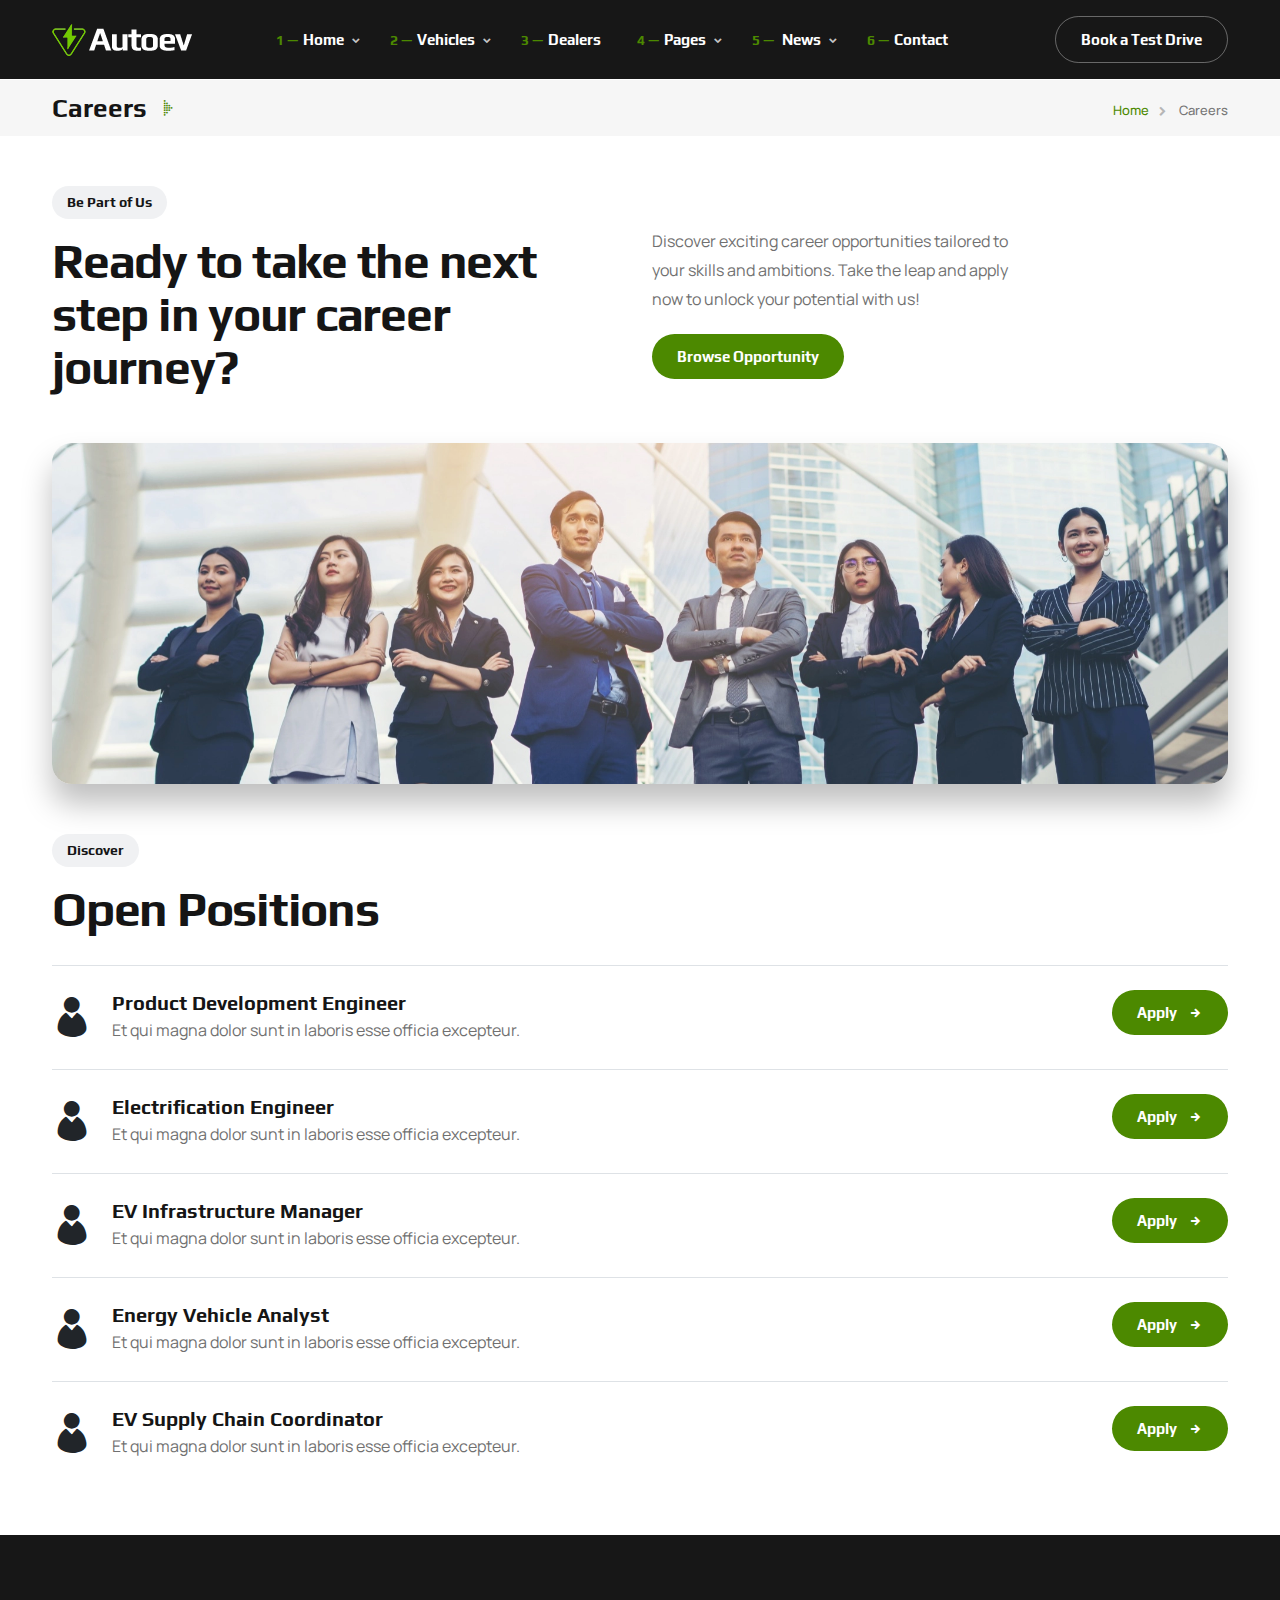
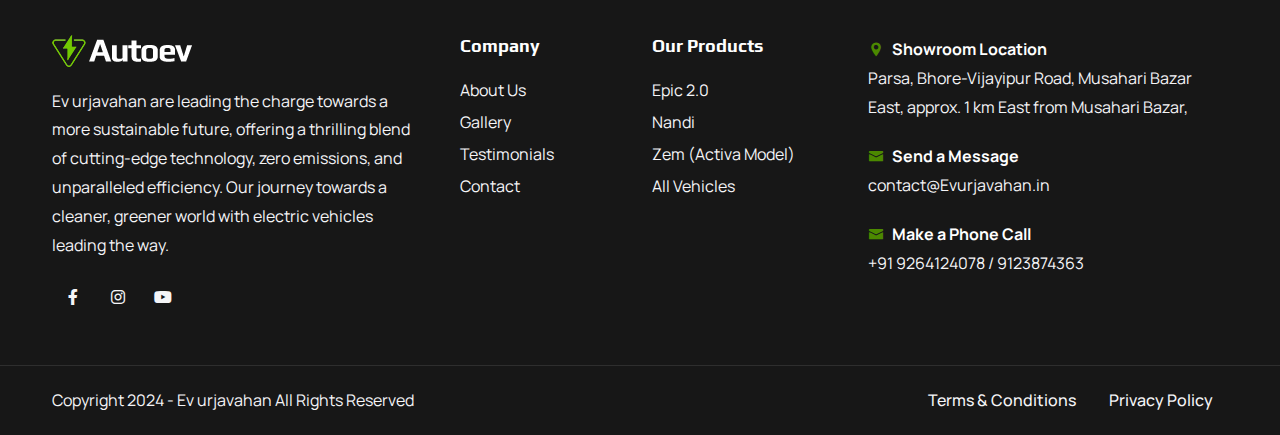
<file: font-awesome-4.html>
<!DOCTYPE html>
<html lang="en">

<head>
    <title>Autoev — Electric Vehicle Charging EV Dealer Website Template</title>
    <link rel="icon" href="images/icon.png" type="image/gif" sizes="16x16">
    <meta content="text/html;charset=utf-8" http-equiv="Content-Type">
    <meta content="width=device-width, initial-scale=1.0" name="viewport" >
    <meta content="Autoev — Electric Vehicle Charging EV Dealer Website Template" name="description" >
    <meta content="" name="keywords" >
    <meta content="" name="author" >
    <!-- CSS Files
    ================================================== -->
    <link href="css/bootstrap.min.css" rel="stylesheet" type="text/css" id="bootstrap">
    <link href="css/plugins.css" rel="stylesheet" type="text/css" >
    <link href="css/swiper.css" rel="stylesheet" type="text/css" >
    <link href="css/style.css" rel="stylesheet" type="text/css" >
    <link href="css/swiper-custom.css" rel="stylesheet" type="text/css" >
    <link href="css/coloring.css" rel="stylesheet" type="text/css" >
    <!-- color scheme -->
    <link id="colors" href="css/colors/scheme-01.css" rel="stylesheet" type="text/css" >

</head>

<body>
    <div id="wrapper">
        <div class="float-text show-on-scroll">
            <span><a href="#">Scroll to top</a></span>
        </div>
        <div class="scrollbar-v show-on-scroll"></div>
        
        <!-- page preloader begin -->
        <div id="de-loader"></div>
        <!-- page preloader close -->

        <!-- header begin -->
        <header class="scroll-light has-topbar">
            <div class="container">
                <div class="row">
                    <div class="col-md-12">
                        <div class="de-flex sm-pt10">
                            <div class="de-flex-col">
                                <!-- logo begin -->
                                <div id="logo">
                                    <a href="index.html">
                                        <img class="logo-main" src="images/logo-white.webp" alt="" >
                                        <img class="logo-scroll" src="images/logo-black.webp" alt="" >
                                        <img class="logo-mobile" src="images/logo-white.webp" alt="" >
                                    </a>
                                </div>
                                <!-- logo close -->
                            </div>
                            <div class="de-flex-col header-col-mid">
                                <ul id="mainmenu">
                                    <li><a class="menu-item" href="index.html">Home</a>
                                        <ul class="mega">
                                            <li>
                                                <div class="container">
                                                    <div class="sb-menu p-4">
                                                        <div class="row g-4">
                                                            <div class="col-lg-2 text-center">
                                                                <div class="bg-grey rounded-10px relative hover text-center">
                                                                    <a href="index.html">
                                                                        <img src="images/demo/homepage-1.jpg" class="w-100 relative z-1000 hover-scale-1-1 rounded-5px" alt="">
                                                                    </a>

                                                                    <div class="absolute w-100 h-100 start-0 top-0 rounded-10px hover-bg-color"></div>
                                                                </div>                            
                                                                <h5 class="mt-3 mb-1">Homepage 1</h5>                          
                                                            </div>

                                                            <div class="col-lg-2 text-center">
                                                                <div class="bg-grey rounded-10px relative hover text-center">
                                                                    <a href="homepage-2.html">
                                                                        <img src="images/demo/homepage-2.jpg" class="w-100 relative z-1000 hover-scale-1-1 rounded-5px" alt="">
                                                                    </a>

                                                                    <div class="absolute w-100 h-100 start-0 top-0 rounded-10px hover-bg-color"></div>
                                                                </div>                            
                                                                <h5 class="mt-3 mb-1">Homepage 3</h5>                          
                                                            </div>

                                                            <div class="col-lg-2 text-center">
                                                                <div class="bg-grey rounded-10px relative hover text-center">
                                                                    <a href="homepage-3.html">
                                                                        <img src="images/demo/homepage-3.jpg" class="w-100 relative z-1000 hover-scale-1-1 rounded-5px" alt="">
                                                                    </a>

                                                                    <div class="absolute w-100 h-100 start-0 top-0 rounded-10px hover-bg-color"></div>
                                                                </div>                            
                                                                <h5 class="mt-3 mb-1">Homepage 3</h5>                          
                                                            </div>

                                                            <div class="col-lg-2 text-center">
                                                                <div class="bg-grey rounded-10px relative hover text-center">
                                                                    <a href="homepage-4.html">
                                                                        <img src="images/demo/homepage-4.jpg" class="w-100 relative z-1000 hover-scale-1-1 rounded-5px" alt="">
                                                                    </a>

                                                                    <div class="absolute w-100 h-100 start-0 top-0 rounded-10px hover-bg-color"></div>
                                                                </div>                            
                                                                <h5 class="mt-3 mb-1">Homepage 4</h5>                          
                                                            </div>

                                                            <div class="col-lg-2 text-center">
                                                                <div class="bg-grey rounded-10px relative hover text-center">
                                                                    <a href="homepage-5.html">
                                                                        <img src="images/demo/homepage-5.jpg" class="w-100 relative z-1000 hover-scale-1-1 rounded-5px" alt="">
                                                                    </a>

                                                                    <div class="absolute w-100 h-100 start-0 top-0 rounded-10px hover-bg-color"></div>
                                                                </div>                            
                                                                <h5 class="mt-3 mb-1">Homepage 5</h5>                          
                                                            </div>

                                                            <div class="col-lg-2 text-center">
                                                                <div class="bg-grey rounded-10px relative hover text-center">
                                                                    <div>
                                                                        <img src="images/demo/coming-soon.jpg" class="w-100 relative z-1000 hover-scale-1-1 rounded-5px" alt="">
                                                                    </div>

                                                                    <div class="absolute w-100 h-100 start-0 top-0 rounded-10px hover-bg-color"></div>
                                                                </div>                            
                                                                <h5 class="mt-3 mb-1">Coming Soon</h5>                          
                                                            </div>
                                                        </div>
                                                    </div>
                                                </div>                                                
                                            </li>
                                        </ul>
                                    </li>
                                    <li><a class="menu-item" href="vehicles.html">Vehicles</a>
                                        <ul class="mega">
                                            <li>
                                                <div class="container">
                                                    <div class="sb-menu p-4">
                                                        <div class="row g-4">
                                                            <div class="col-lg-3 text-center">
                                                                <div class="bg-grey p-2 rounded-10px relative hover text-center">
                                                                    <a href="vehicle-single-1.html">
                                                                        <img src="images/misc/4.webp" class="w-100 relative z-1000 hover-scale-1-2" alt="">
                                                                        <img src="images/misc/10.webp" class="absolute start-10 top-10 w-20" alt="">
                                                                    </a>

                                                                    <div class="absolute w-100 h-100 start-0 top-0 rounded-10px hover-bg-color"></div>
                                                                </div>                            
                                                                <h4 class="mt-3 mb-1">Autoev R100</h4>
                                                                <p class="mb-0">Ride the Future: Silent, Smooth, Electric</p>                            
                                                                
                                                            </div>
                                                            <div class="col-lg-3 text-center">
                                                                <div class="bg-grey p-2 rounded-10px relative hover text-center">
                                                                    <a href="vehicle-single-2.html">
                                                                        <img src="images/misc/m2.webp" class="w-100 relative z-1000 hover-scale-1-2" alt="">
                                                                        <img src="images/misc/10.webp" class="absolute start-10 top-10 w-20" alt="">
                                                                    </a>

                                                                    <div class="absolute w-100 h-100 start-0 top-0 rounded-10px hover-bg-color"></div>
                                                                </div>
                                                                <h4 class="mt-3 mb-1"><span class="bg-color me-2 fs-15 px-2 rounded-5px text-uppercase anim-op-blink-to-light">New</span>Autoev R200</h4>
                                                                <p class="mb-0">Redefining Motorcycle Performance.</p>
                                                                
                                                            </div>
                                                            <div class="col-lg-3 text-center">
                                                                <div class="bg-grey p-2 rounded-10px relative hover text-center">
                                                                    <a href="vehicle-single-3.html">
                                                                        <img src="images/misc/m3.webp" class="w-100 relative z-1000 hover-scale-1-2" alt="">
                                                                        <img src="images/misc/10.webp" class="absolute start-10 top-10 w-20" alt="">
                                                                    </a>

                                                                    <div class="absolute w-100 h-100 start-0 top-0 rounded-10px hover-bg-color"></div>
                                                                </div>
                                                                <h4 class="mt-3 mb-1">Autoev R300</h4>
                                                                <p class="mb-0">Where Sustainability Meets Adventure.</p>
                                                                
                                                            </div>

                                                            <div class="col-lg-3 text-center">
                                                                <div class="bg-grey p-2 rounded-10px relative hover text-center">
                                                                    <a href="vehicles.html">
                                                                        <img src="images/misc/11.webp" class="w-100 relative z-1000 hover-scale-1-2" alt="">
                                                                        <img src="images/misc/10.webp" class="absolute start-10 top-10 w-20" alt="">
                                                                    </a>

                                                                    <div class="absolute w-100 h-100 start-0 top-0 rounded-10px hover-bg-color"></div>
                                                                </div>
                                                                <h4 class="mt-3 mb-1">All Vehicles</h4>
                                                                <p class="mb-0">View All Models.</p>
                                                                
                                                            </div>
                                                        </div>
                                                    </div>
                                                </div>                                                
                                            </li>
                                        </ul>
                                    </li>
                                    <li><a class="menu-item" href="dealers.html">Dealers</a></li>
                                    <li><a class="menu-item" href="#">Pages</a>
                                        <ul class="mega mega-3-cols">
                                            <div class="sb-menu p-4">
                                                <div class="row g-4">
                                                    <div class="col-lg-4">
                                                        <h5>Company</h5>
                                                        <ul class="no-bg">
                                                            <li><a href="about.html">About Us</a></li>
                                                            <li><a href="news.html">News</a></li>
                                                            <li><a href="testimonials.html">Testimonials</a></li>
                                                            <li><a href="history.html">History</a></li>
                                                            <li><a href="careers.html">Careers</a></li>
                                                        </ul>
                                                    </div>
                                                    <div class="col-lg-4">
                                                        <h5>Vehicles</h5>
                                                        <ul class="no-bg">
                                                            <li><a href="vehicles.html">All Vehicles</a></li>
                                                            <li><a href="vehicle-single-1.html">Vehicle Details 1</a></li>
                                                            <li><a href="vehicle-single-2.html">Vehicle Details 2</a></li>
                                                            <li><a href="vehicle-single-3.html">Vehicle Details 3</a></li>
                                                            <li><a href="pricing-table.html">Pricing Table</a></li>
                                                        </ul>
                                                    </div>
                                                    <div class="col-lg-4">
                                                        <h5>Gallery</h5>
                                                        <ul class="no-bg">
                                                            <li><a href="gallery-grid.html">Gallery Grid</a></li>
                                                            <li><a href="gallery-carousel.html">Gallery Carousel</a></li>
                                                            <li><a href="gallery-marquee.html">Gallery Marquee</a></li>
                                                        </ul>

                                                        <div class="spacer-single"></div>

                                                        <h5>Misc</h5>
                                                        <ul class="no-bg">
                                                            <li><a href="bootstrap-5-elements.html">Bootstrap 5 Elements</a></li>
                                                        </ul>
                                                    </div>
                                                </div>
                                            </div>
                                        </ul>
                                    </li>
                                    <li>
                                        <a class="menu-item" href="news.html">News</a>
                                        <ul>
                                            <li><a class="menu-item" href="news.html">News Default</a></li>
                                            <li><a class="menu-item" href="news-modern.html">News Modern</a></li>
                                            <li><a class="menu-item" href="news-creative.html">News Creative</a></li>
                                            <li><a class="menu-item" href="news-poster.html">News Poster</a></li>
                                            <li><a class="menu-item" href="news-classic.html">News Classic</a></li>
                                            <li><a class="menu-item" href="news-plain.html">News Plain</a></li>
                                            <li><a class="menu-item" href="news-poster-fullpage.html">News Fullpage</a></li>
                                            <li><a class="menu-item" href="news-sidebar-1.html">News with Sidebar</a></li>
                                        </ul>
                                    </li>
                                    <li><a class="menu-item" href="contact.html">Contact</a></li>
                                </ul>
                            </div>
                            <div class="de-flex-col">
                                <div class="menu_side_area">          
                                    <a href="contact.html" class="btn-line">Book a Test Drive</a>
                                    <span id="menu-btn"></span>
                                </div>
                            </div>
                        </div>
                    </div>
                </div>
            </div>
        </header>
        <!-- header close -->
        <!-- content begin -->
        <div class="no-bottom no-top" id="content">

            <div id="top"></div>

            <section class="pt10 pb10 mt80 bg-grey">
                <div class="container">
                    <div class="row align-items-center">
                        <div class="col-lg-6">
                            <h3 class="mb-0">Careers<i class="icofont-dotted-right id-color ms-2"></i></h3>
                        </div>

                        <div class="col-lg-6 text-lg-end">
                            <ul class="crumb">
                                <li><a href="index.html">Home</a></li>
                                <li class="active">Careers</li>
                            </ul>
                        </div>
                    </div>
                </div>
            </section>

            <section>
                <div class="container">
                    <div class="row g-4 align-items-center">
                        <div class="col-lg-6">
                            <div class="subtitle mb-3">Be Part of Us</div>
                            <h2>Ready to take the next step in your career journey?</h2>
                        </div>

                        <div class="col-lg-4">
                            <p>Discover exciting career opportunities tailored to your skills and ambitions. Take the leap and apply now to unlock your potential with us!</p>
                            <a class="btn-main" href="#">Browse Opportunity</a>
                        </div>

                        <div class="col-lg-12">
                            <img src="images/background/6.webp" class="img-fluid rounded-20px position-relative z-index-1 shadow-soft wow fadeInRight" alt="">
                        </div>
                    </div>
                </div>
            </section>

            <section class="no-top">
                <div class="container">
                    <div class="row g-4">
                        <div class="col-lg-12">
                            <div class="subtitle mb-3">
                                Discover
                            </div>
                            <h2 class="mb-0">Open Positions</h2>
                        </div>

                        <div class="col-lg-12">
                            <div class="relative d-sm-flex d-xs-block justify-content-between py-4 border-top">
                                <div class="relative pl-60">
                                    <i class="icofont-user-alt-2 absolute abs-middle text-dark fs-40 start-0"></i>
                                    <h4 class="mb-0">Product Development Engineer</h4>
                                    Et qui magna dolor sunt in laboris esse officia excepteur.
                                </div>

                                <div class="text-end">
                                    <a class="btn-main" href="#">Apply <i class="icofont-arrow-right ms-2"></i></a>
                                </div>
                            </div>

                            <div class="relative d-sm-flex d-xs-block justify-content-between py-4 border-top">
                                <div class="relative pl-60">
                                    <i class="icofont-user-alt-2 absolute abs-middle text-dark fs-40 start-0"></i>
                                    <h4 class="mb-0">Electrification Engineer</h4>
                                    Et qui magna dolor sunt in laboris esse officia excepteur.
                                </div>

                                <div class="text-end">
                                    <a class="btn-main" href="#">Apply <i class="icofont-arrow-right ms-2"></i></a>
                                </div>
                            </div>

                            <div class="relative d-sm-flex d-xs-block justify-content-between py-4 border-top">
                                <div class="relative pl-60">
                                    <i class="icofont-user-alt-2 absolute abs-middle text-dark fs-40 start-0"></i>
                                    <h4 class="mb-0">EV Infrastructure Manager</h4>
                                    Et qui magna dolor sunt in laboris esse officia excepteur.
                                </div>

                                <div class="text-end">
                                    <a class="btn-main" href="#">Apply <i class="icofont-arrow-right ms-2"></i></a>
                                </div>
                            </div>

                            <div class="relative d-sm-flex d-xs-block justify-content-between py-4 border-top">
                                <div class="relative pl-60">
                                    <i class="icofont-user-alt-2 absolute abs-middle text-dark fs-40 start-0"></i>
                                    <h4 class="mb-0">Energy Vehicle Analyst</h4>
                                    Et qui magna dolor sunt in laboris esse officia excepteur.
                                </div>

                                <div class="text-end">
                                    <a class="btn-main" href="#">Apply <i class="icofont-arrow-right ms-2"></i></a>
                                </div>
                            </div>

                            <div class="relative d-sm-flex d-xs-block justify-content-between py-4 border-top">
                                <div class="relative pl-60">
                                    <i class="icofont-user-alt-2 absolute abs-middle text-dark fs-40 start-0"></i>
                                    <h4 class="mb-0">EV Supply Chain Coordinator</h4>
                                    Et qui magna dolor sunt in laboris esse officia excepteur.
                                </div>

                                <div class="text-end">
                                    <a class="btn-main" href="#">Apply <i class="icofont-arrow-right ms-2"></i></a>
                                </div>
                            </div>

                        </div>
                    </div>
                </div>
            </section>

        </div>
        <!-- content close -->
        
         <!-- footer begin -->
        <footer class="section-dark">
            <div class="container">
                <div class="row gx-5">
                    <div class="col-lg-4 col-sm-6">
                        <img src="images/logo-white.webp" alt="">
                        <div class="spacer-20"></div>
                        <p>Ev urjavahan are leading the charge towards a more sustainable future, offering a thrilling
                            blend of cutting-edge technology, zero emissions, and unparalleled efficiency. Our journey
                            towards a cleaner, greener world with electric vehicles leading the way.</p>

                        <div class="social-icons mb-sm-30">
                            <a href="#"><i class="fa-brands fa-facebook-f"></i></a>
                            <a href="https://www.instagram.com/evurjavahan/"><i class="fa-brands fa-instagram"></i></a>
                            <!-- <a href="#"><i class="fa-brands fa-x-twitter"></i></a> -->
                            <a href="#"><i class="fa-brands fa-youtube"></i></a>

                        </div>
                    </div>
                    <div class="col-lg-4 col-sm-12 order-lg-1 order-sm-2">
                        <div class="row">
                            <div class="col-lg-6 col-sm-6">
                                <div class="widget">
                                    <h5>Company</h5>
                                    <ul>
                                        <li><a href="about.html">About Us</a></li>
                                        <li><a href="gallery-grid.html">Gallery</a></li>
                                        <li><a href="testimonials.html">Testimonials</a></li>
                                        <li><a href="contact.html">Contact</a></li>
                                    </ul>
                                </div>
                            </div>
                            <div class="col-lg-6 col-sm-6">
                                <div class="widget">
                                    <h5>Our Products</h5>
                                    <ul>
                                        <li><a href="vehicle-single-1.html">Epic 2.0</a></li>
                                        <li><a href="vehicle-single-2.html">Nandi</a></li>
                                        <li><a href="vehicle-single-3.html">Zem (Activa Model)</a></li>
                                        <li><a href="vehicles.html">All Vehicles</a></li>
                                        <!-- <li><a href="dealers.html">Dealers</a></li> -->
                                    </ul>
                                </div>
                            </div>
                        </div>
                    </div>
                    <div class="col-lg-4 col-sm-6 order-lg-2 order-sm-1">
                        <div class="widget">
                            <div class="fw-bold text-white"><i class="icofont-location-pin me-2 id-color"></i>Showroom
                                Location</div>
                            Parsa, Bhore-Vijayipur Road, Musahari Bazar East, approx. 1 km East from Musahari Bazar,
                            <div class="spacer-20"></div>

                            <div class="fw-bold text-white"><i class="icofont-envelope me-2 id-color"></i>Send a Message
                            </div>
                            contact@Evurjavahan.in

                            <div class="spacer-20"></div>

                            <div class="fw-bold text-white"><i class="icofont-envelope me-2 id-color"></i>Make a Phone
                                Call</div>
                            +91 9264124078 / 9123874363
                        </div>
                    </div>
                </div>
            </div>
            <div class="subfooter">
                <div class="container">
                    <div class="row">
                        <div class="col-md-12">
                            <div class="de-flex">
                                <div class="de-flex-col">
                                    Copyright 2024 - Ev urjavahan All Rights Reserved
                                </div>
                                <ul class="menu-simple">
                                    <li><a href="#">Terms &amp; Conditions</a></li>
                                    <li><a href="#">Privacy Policy</a></li>
                                </ul>
                            </div>
                        </div>
                    </div>
                </div>
            </div>
        </footer>
        <!-- footer close -->
    </div>


    
    <!-- Javascript Files
    ================================================== -->
    <script src="js/plugins.js"></script>
    <script src="js/designesia.js"></script>
    <script src="js/swiper.js"></script>
    <script src="js/custom-marquee.js"></script>
    <script src="js/custom-swiper-1.js"></script>

</body>

</html>
</file>
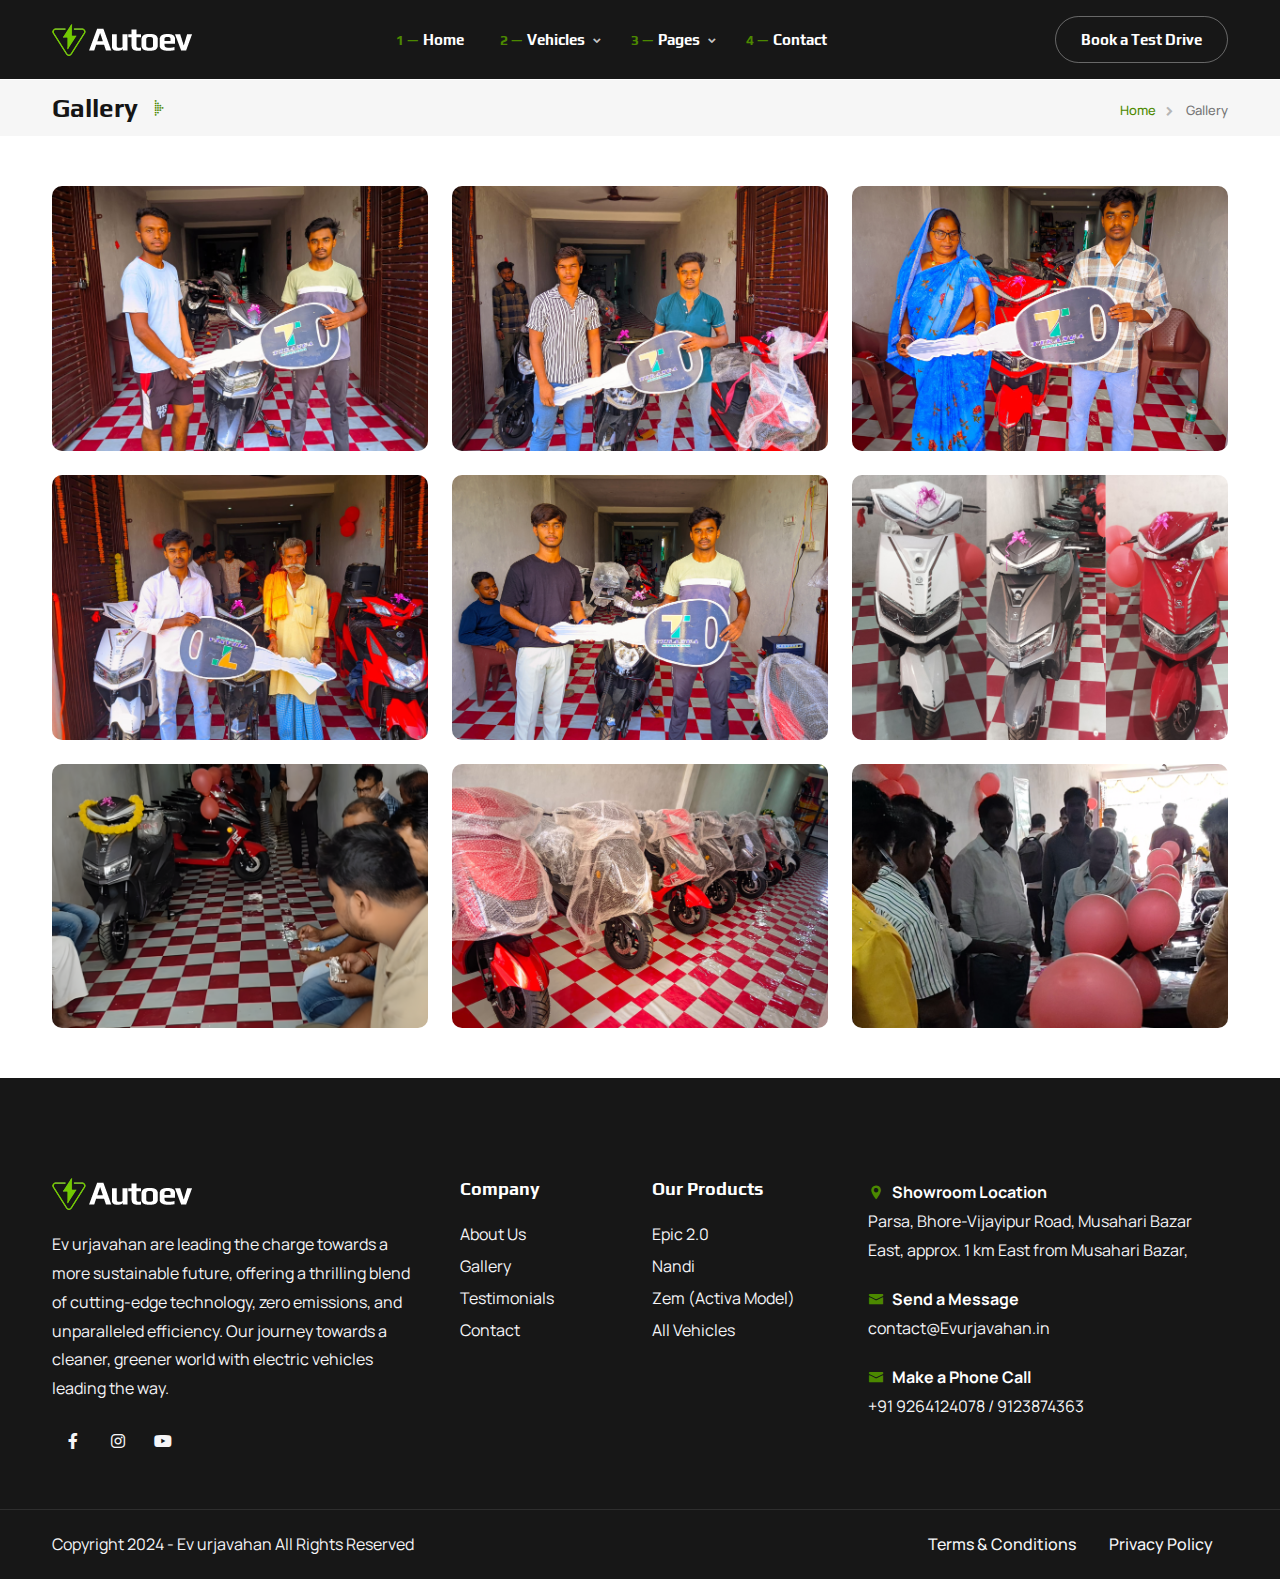
<file: gallery-grid.html>
<!DOCTYPE html>
<html lang="en">

<head>
    <title>Autoev — Electric Vehicle Charging EV Dealer Website Template</title>
    <link rel="icon" href="images/icon.png" type="image/gif" sizes="16x16">
    <meta content="text/html;charset=utf-8" http-equiv="Content-Type">
    <meta content="width=device-width, initial-scale=1.0" name="viewport" >
    <meta content="Autoev — Electric Vehicle Charging EV Dealer Website Template" name="description" >
    <meta content="" name="keywords" >
    <meta content="" name="author" >
    <!-- CSS Files
    ================================================== -->
    <link href="css/bootstrap.min.css" rel="stylesheet" type="text/css" id="bootstrap">
    <link href="css/plugins.css" rel="stylesheet" type="text/css" >
    <link href="css/swiper.css" rel="stylesheet" type="text/css" >
    <link href="css/style.css" rel="stylesheet" type="text/css" >
    <link href="css/swiper-custom.css" rel="stylesheet" type="text/css" >
    <link href="css/coloring.css" rel="stylesheet" type="text/css" >
    <!-- color scheme -->
    <link id="colors" href="css/colors/scheme-01.css" rel="stylesheet" type="text/css" >

</head>

<body>
    <div id="wrapper">
        <div class="float-text show-on-scroll">
            <span><a href="#">Scroll to top</a></span>
        </div>
        <div class="scrollbar-v show-on-scroll"></div>
        
        <!-- page preloader begin -->
        <div id="de-loader"></div>
        <!-- page preloader close -->

        <!-- header begin -->
        <header class="scroll-light has-topbar">
            <div class="container">
                <div class="row">
                    <div class="col-md-12">
                        <div class="de-flex sm-pt10">
                            <div class="de-flex-col">
                                <!-- logo begin -->
                                <div id="logo">
                                    <a href="index.html">
                                        <img class="logo-main" src="images/logo-white.webp" alt="" >
                                        <img class="logo-scroll" src="images/logo-black.webp" alt="" >
                                        <img class="logo-mobile" src="images/logo-white.webp" alt="" >
                                    </a>
                                </div>
                                <!-- logo close -->
                            </div>
                            <div class="de-flex-col header-col-mid">
                                <ul id="mainmenu">
                                    <li><a class="menu-item" href="index.html">Home</a>
                                        
                                    </li>
                                    <li><a class="menu-item" href="vehicles.html">Vehicles</a>
                                        <ul class="mega">
                                            <li>
                                                <div class="container">
                                                    <div class="sb-menu p-4">
                                                        <div class="row g-4">
                                                            <div class="col-lg-3 text-center">
                                                                <div class="bg-grey p-2 rounded-10px relative hover text-center">
                                                                    <a href="vehicle-single-1.html">
                                                                        <img src="images/misc/4.webp" class="w-100 relative z-1000 hover-scale-1-2" alt="">
                                                                        <img src="images/misc/10.webp" class="absolute start-10 top-10 w-20" alt="">
                                                                    </a>

                                                                    <div class="absolute w-100 h-100 start-0 top-0 rounded-10px hover-bg-color"></div>
                                                                </div>                            
                                                                <h4 class="mt-3 mb-1">Epic 2.O</h4>
                                                                <p class="mb-0">Ride the Future: Silent, Smooth, Electric</p>                            
                                                                
                                                            </div>
                                                            <div class="col-lg-3 text-center">
                                                                <div class="bg-grey p-2 rounded-10px relative hover text-center">
                                                                    <a href="vehicle-single-2.html">
                                                                        <img src="images/misc/m3.webp" class="w-100 relative z-1000 hover-scale-1-2" alt="">
                                                                        <img src="images/misc/10.webp" class="absolute start-10 top-10 w-20" alt="">
                                                                    </a>

                                                                    <div class="absolute w-100 h-100 start-0 top-0 rounded-10px hover-bg-color"></div>
                                                                </div>
                                                                <h4 class="mt-3 mb-1"><span class="bg-color me-2 fs-15 px-2 rounded-5px text-uppercase anim-op-blink-to-light">New</span>Zem</h4>
                                                                <p class="mb-0">Redefining Motorcycle Performance.</p>
                                                                
                                                            </div>
                                                            <div class="col-lg-3 text-center">
                                                                <div class="bg-grey p-2 rounded-10px relative hover text-center">
                                                                    <a href="vehicle-single-3.html">
                                                                        <img src="images/misc/m2.webp" class="w-100 relative z-1000 hover-scale-1-2" alt="">
                                                                        <img src="images/misc/10.webp" class="absolute start-10 top-10 w-20" alt="">
                                                                    </a>

                                                                    <div class="absolute w-100 h-100 start-0 top-0 rounded-10px hover-bg-color"></div>
                                                                </div>
                                                                <h4 class="mt-3 mb-1">Nandi</h4>
                                                                <p class="mb-0">Where Sustainability Meets Adventure.</p>
                                                                
                                                            </div>

                                                            <div class="col-lg-3 text-center">
                                                                <div class="bg-grey p-2 rounded-10px relative hover text-center">
                                                                    <a href="vehicles.html">
                                                                        <img src="images/misc/11.webp" class="w-100 relative z-1000 hover-scale-1-2" alt="">
                                                                        <img src="images/misc/10.webp" class="absolute start-10 top-10 w-20" alt="">
                                                                    </a>

                                                                    <div class="absolute w-100 h-100 start-0 top-0 rounded-10px hover-bg-color"></div>
                                                                </div>
                                                                <h4 class="mt-3 mb-1">All Vehicles</h4>
                                                                <p class="mb-0">View All Models.</p>
                                                                
                                                            </div>
                                                        </div>
                                                    </div>
                                                </div>                                                
                                            </li>
                                        </ul>
                                    </li>
                                  
                                    <li><a class="menu-item" href="#">Pages</a>
                                        <ul class="mega mega-3-cols">
                                            <div class="sb-menu p-4">
                                                <div class="row g-4">
                                                    <div class="col-lg-4">
                                                        <h5>Company</h5>
                                                        <ul class="no-bg">
                                                            <li><a href="about.html">About Us</a></li>
                                                            <li><a href="news.html">News</a></li>
                                                            <li><a href="testimonials.html">Testimonials</a></li>
                            
                                                           
                                                        </ul>
                                                    </div>
                                                    <div class="col-lg-4">
                                                        <h5>Vehicles</h5>
                                                        <ul class="no-bg">
                                                            <li><a href="vehicles.html">All Vehicles</a></li>
                                                            <li><a href="vehicle-single-1.html">Vehicle Details 1</a></li>
                                                            <li><a href="vehicle-single-2.html">Vehicle Details 2</a></li>
                                                            <li><a href="vehicle-single-3.html">Vehicle Details 3</a></li>
                                                            <li><a href="pricing-table.html">Pricing Table</a></li>
                                                        </ul>
                                                    </div>
                                                    <div class="col-lg-4">
                                                        <h5>Gallery</h5>
                                                        <ul class="no-bg">
                                                            <li><a href="gallery-grid.html">Gallery Grid</a></li>
                                                            <!-- <li><a href="gallery-carousel.html">Gallery Carousel</a></li>
                                                            <li><a href="gallery-marquee.html">Gallery Marquee</a></li> -->
                                                        </ul>
                                                    </div>
                                                </div>
                                            </div>
                                        </ul>
                                    </li>
                                    
                                    <li><a class="menu-item" href="contact.html">Contact</a></li>
                                </ul>
                            </div>
                            <div class="de-flex-col">
                                <div class="menu_side_area">          
                                    <a href="contact.html" class="btn-line">Book a Test Drive</a>
                                    <span id="menu-btn"></span>
                                </div>
                            </div>
                        </div>
                    </div>
                </div>
            </div>
        </header>
        <!-- header close -->
        <!-- content begin -->
        <div class="no-bottom no-top" id="content">

            <div id="top"></div>

            <section class="pt10 pb10 mt80 bg-grey">
                <div class="container">
                    <div class="row align-items-center">
                        <div class="col-lg-6">
                            <h3 class="mb-0">Gallery<i class="icofont-dotted-right id-color ms-2"></i></h3>
                        </div>

                        <div class="col-lg-6 text-lg-end">
                            <ul class="crumb">
                                <li><a href="index.html">Home</a></li>
                                <li class="active">Gallery</li>
                            </ul>
                        </div>
                    </div>
                </div>
            </section>

            <section>
                <div class="container">
                    <div class="row g-4">
                        <div class="col-lg-4 text-center">
                            <a href="images/gallery/1.png" class="image-popup d-block hover">
                                <div class="relative overflow-hidden rounded-10">
                                    <div class="absolute start-0 w-100 abs-middle fs-36 text-white text-center z-2">
                                        <h4 class="mb-0 hover-scale-in-3">View</h4>
                                    </div> 
                                    <div class="absolute w-100 h-100 top-0 bg-dark hover-op-05"></div>
                                    <img src="images/gallery/1.png" class="img-fluid hover-scale-1-2" alt="">
                                </div>
                            </a>
                        </div>

                        <div class="col-lg-4 text-center">
                            <a href="images/gallery/2.png" class="image-popup d-block hover">
                                <div class="relative overflow-hidden rounded-10">
                                    <div class="absolute start-0 w-100 abs-middle fs-36 text-white text-center z-2">
                                        <h4 class="mb-0 hover-scale-in-3">View</h4>
                                    </div> 
                                    <div class="absolute w-100 h-100 top-0 bg-dark hover-op-05"></div>
                                    <img src="images/gallery/2.png" class="img-fluid hover-scale-1-2" alt="">
                                </div>
                            </a>
                        </div>

                        <div class="col-lg-4 text-center">
                            <a href="images/gallery/3.png" class="image-popup d-block hover">
                                <div class="relative overflow-hidden rounded-10">
                                    <div class="absolute start-0 w-100 abs-middle fs-36 text-white text-center z-2">
                                        <h4 class="mb-0 hover-scale-in-3">View</h4>
                                    </div> 
                                    <div class="absolute w-100 h-100 top-0 bg-dark hover-op-05"></div>
                                    <img src="images/gallery/3.png" class="img-fluid hover-scale-1-2" alt="">
                                </div>
                            </a>
                        </div>

                        <div class="col-lg-4 text-center">
                            <a href="images/gallery/4.png" class="image-popup d-block hover">
                                <div class="relative overflow-hidden rounded-10">
                                    <div class="absolute start-0 w-100 abs-middle fs-36 text-white text-center z-2">
                                        <h4 class="mb-0 hover-scale-in-3">View</h4>
                                    </div> 
                                    <div class="absolute w-100 h-100 top-0 bg-dark hover-op-05"></div>
                                    <img src="images/gallery/4.png" class="img-fluid hover-scale-1-2" alt="">
                                </div>
                            </a>
                        </div>

                        <div class="col-lg-4 text-center">
                            <a href="images/gallery/5.png" class="image-popup d-block hover">
                                <div class="relative overflow-hidden rounded-10">
                                    <div class="absolute start-0 w-100 abs-middle fs-36 text-white text-center z-2">
                                        <h4 class="mb-0 hover-scale-in-3">View</h4>
                                    </div> 
                                    <div class="absolute w-100 h-100 top-0 bg-dark hover-op-05"></div>
                                    <img src="images/gallery/5.png" class="img-fluid hover-scale-1-2" alt="">
                                </div>
                            </a>
                        </div>

                        <div class="col-lg-4 text-center">
                            <a href="images/gallery/6.png" class="image-popup d-block hover">
                                <div class="relative overflow-hidden rounded-10">
                                    <div class="absolute start-0 w-100 abs-middle fs-36 text-white text-center z-2">
                                        <h4 class="mb-0 hover-scale-in-3">View</h4>
                                    </div> 
                                    <div class="absolute w-100 h-100 top-0 bg-dark hover-op-05"></div>
                                    <img src="images/gallery/6.png" class="img-fluid hover-scale-1-2" alt="">
                                </div>
                            </a>
                        </div>

                       
                        <div class="col-lg-4 text-center">
                            <a href="images/gallery/evopen.png" class="image-popup d-block hover">
                                <div class="relative overflow-hidden rounded-10">
                                    <div class="absolute start-0 w-100 abs-middle fs-36 text-white text-center z-2">
                                        <h4 class="mb-0 hover-scale-in-3">View</h4>
                                    </div> 
                                    <div class="absolute w-100 h-100 top-0 bg-dark hover-op-05"></div>
                                    <img src="images/gallery/evopen.png" class="img-fluid hover-scale-1-2" alt="">
                                </div>
                            </a>
                        </div>
                        <div class="col-lg-4 text-center">
                            <a href="images/gallery/evshow.png" class="image-popup d-block hover">
                                <div class="relative overflow-hidden rounded-10">
                                    <div class="absolute start-0 w-100 abs-middle fs-36 text-white text-center z-2">
                                        <h4 class="mb-0 hover-scale-in-3">View</h4>
                                    </div> 
                                    <div class="absolute w-100 h-100 top-0 bg-dark hover-op-05"></div>
                                    <img src="images/gallery/evshow.png" class="img-fluid hover-scale-1-2" alt="">
                                </div>
                            </a>
                        </div>

                        <div class="col-lg-4 text-center">
                            <a href="images/gallery/evclient.png" class="image-popup d-block hover">
                                <div class="relative overflow-hidden rounded-10">
                                    <div class="absolute start-0 w-100 abs-middle fs-36 text-white text-center z-2">
                                        <h4 class="mb-0 hover-scale-in-3">View</h4>
                                    </div> 
                                    <div class="absolute w-100 h-100 top-0 bg-dark hover-op-05"></div>
                                    <img src="images/gallery/evclient.png" class="img-fluid hover-scale-1-2" alt="">
                                </div>
                            </a>
                        </div>

                    </div>
                </div>
            </section>
            

        </div>
        <!-- content close -->
        
        <!-- footer begin -->
        <footer class="section-dark">
            <div class="container">
                <div class="row gx-5">
                    <div class="col-lg-4 col-sm-6">
                        <img src="images/logo-white.webp" alt="">
                        <div class="spacer-20"></div>
                        <p>Ev urjavahan are leading the charge towards a more sustainable future, offering a thrilling
                            blend of cutting-edge technology, zero emissions, and unparalleled efficiency. Our journey
                            towards a cleaner, greener world with electric vehicles leading the way.</p>

                        <div class="social-icons mb-sm-30">
                            <a href="#"><i class="fa-brands fa-facebook-f"></i></a>
                            <a href="https://www.instagram.com/evurjavahan/"><i class="fa-brands fa-instagram"></i></a>
                            <!-- <a href="#"><i class="fa-brands fa-x-twitter"></i></a> -->
                            <a href="#"><i class="fa-brands fa-youtube"></i></a>

                        </div>
                    </div>
                    <div class="col-lg-4 col-sm-12 order-lg-1 order-sm-2">
                        <div class="row">
                            <div class="col-lg-6 col-sm-6">
                                <div class="widget">
                                    <h5>Company</h5>
                                    <ul>
                                        <li><a href="about.html">About Us</a></li>
                                        <li><a href="gallery-grid.html">Gallery</a></li>
                                        <li><a href="testimonials.html">Testimonials</a></li>
                                        <li><a href="contact.html">Contact</a></li>
                                    </ul>
                                </div>
                            </div>
                            <div class="col-lg-6 col-sm-6">
                                <div class="widget">
                                    <h5>Our Products</h5>
                                    <ul>
                                        <li><a href="vehicle-single-1.html">Epic 2.0</a></li>
                                        <li><a href="vehicle-single-2.html">Nandi</a></li>
                                        <li><a href="vehicle-single-3.html">Zem (Activa Model)</a></li>
                                        <li><a href="vehicles.html">All Vehicles</a></li>
                                        <!-- <li><a href="dealers.html">Dealers</a></li> -->
                                    </ul>
                                </div>
                            </div>
                        </div>
                    </div>
                    <div class="col-lg-4 col-sm-6 order-lg-2 order-sm-1">
                        <div class="widget">
                            <div class="fw-bold text-white"><i class="icofont-location-pin me-2 id-color"></i>Showroom
                                Location</div>
                            Parsa, Bhore-Vijayipur Road, Musahari Bazar East, approx. 1 km East from Musahari Bazar,
                            <div class="spacer-20"></div>

                            <div class="fw-bold text-white"><i class="icofont-envelope me-2 id-color"></i>Send a Message
                            </div>
                            contact@Evurjavahan.in

                            <div class="spacer-20"></div>

                            <div class="fw-bold text-white"><i class="icofont-envelope me-2 id-color"></i>Make a Phone
                                Call</div>
                            +91 9264124078 / 9123874363
                        </div>
                    </div>
                </div>
            </div>
            <div class="subfooter">
                <div class="container">
                    <div class="row">
                        <div class="col-md-12">
                            <div class="de-flex">
                                <div class="de-flex-col">
                                    Copyright 2024 - Ev urjavahan All Rights Reserved
                                </div>
                                <ul class="menu-simple">
                                    <li><a href="#">Terms &amp; Conditions</a></li>
                                    <li><a href="#">Privacy Policy</a></li>
                                </ul>
                            </div>
                        </div>
                    </div>
                </div>
            </div>
        </footer>
        <!-- footer close -->
    </div>


    
    <!-- Javascript Files
    ================================================== -->
    <script src="js/plugins.js"></script>
    <script src="js/designesia.js"></script>
    <script src="js/swiper.js"></script>
    <script src="js/custom-marquee.js"></script>
    <script src="js/custom-swiper-1.js"></script>

</body>

</html>
</file>
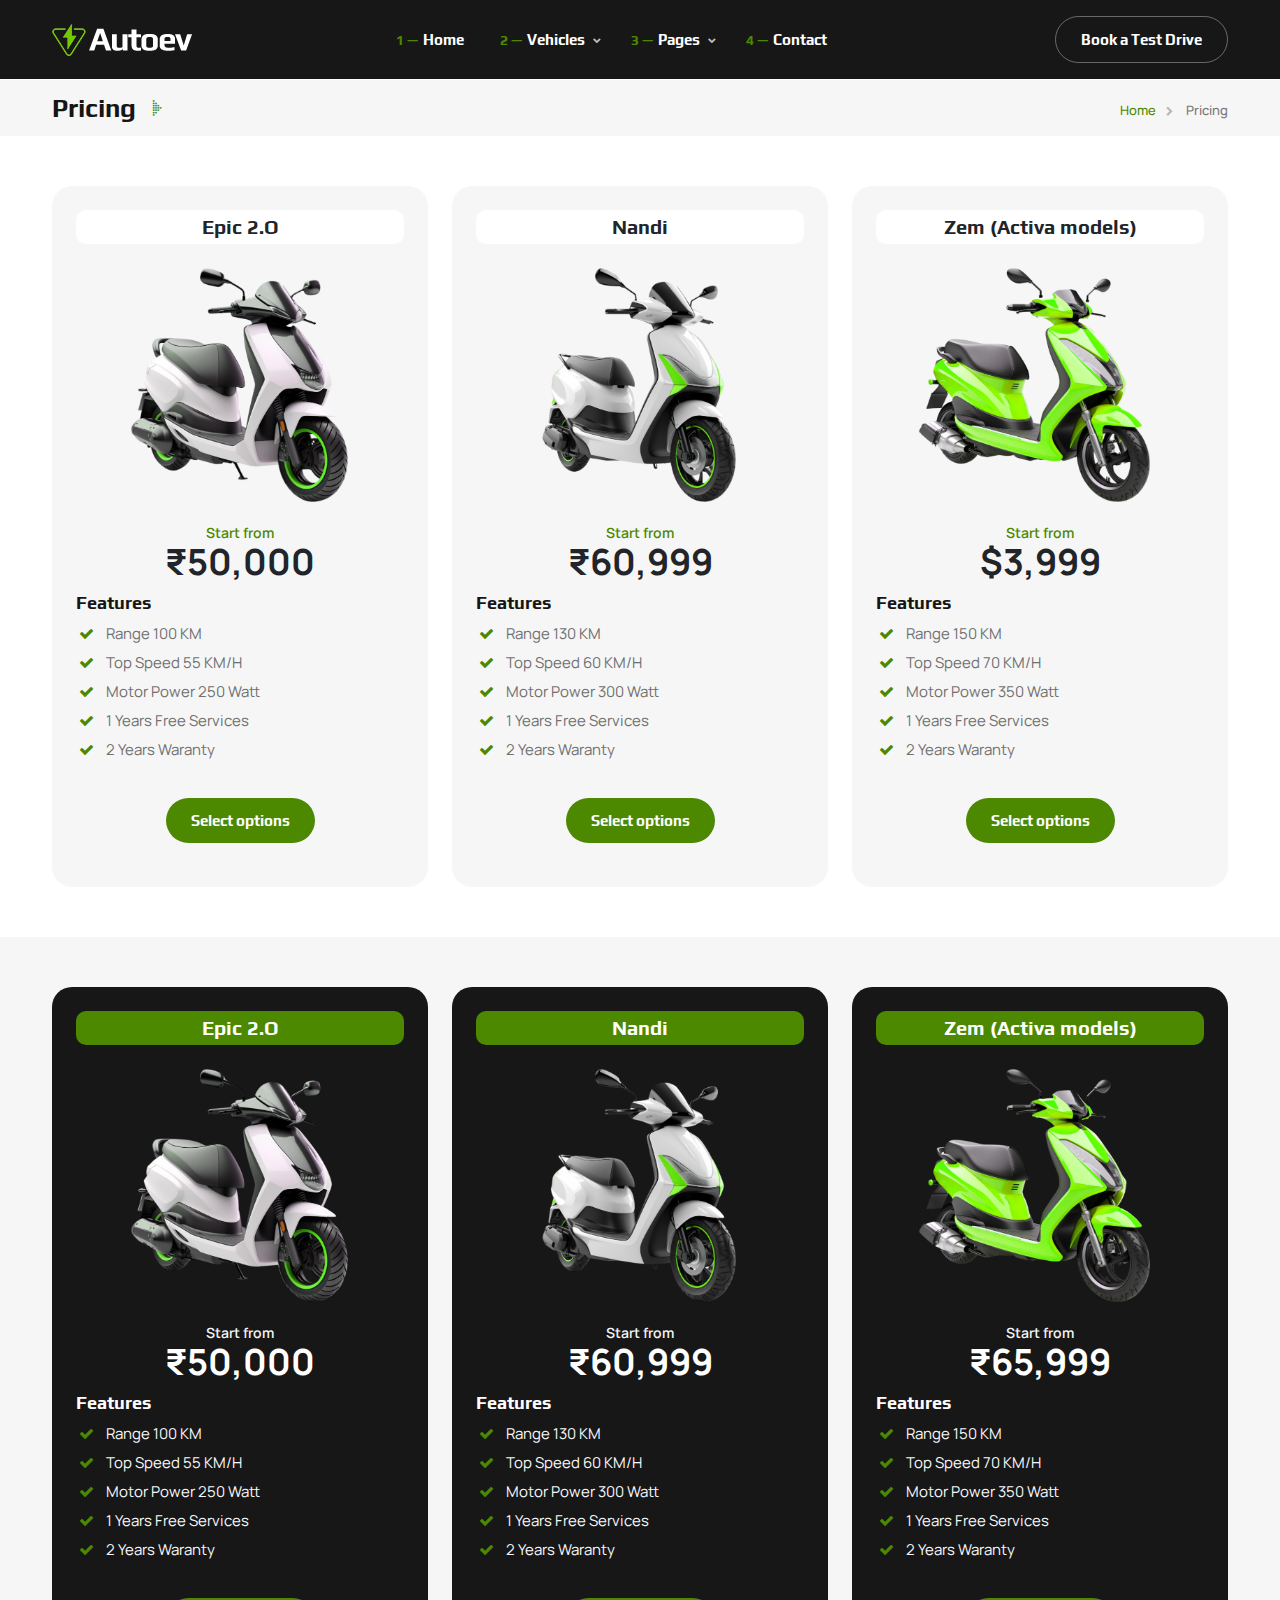
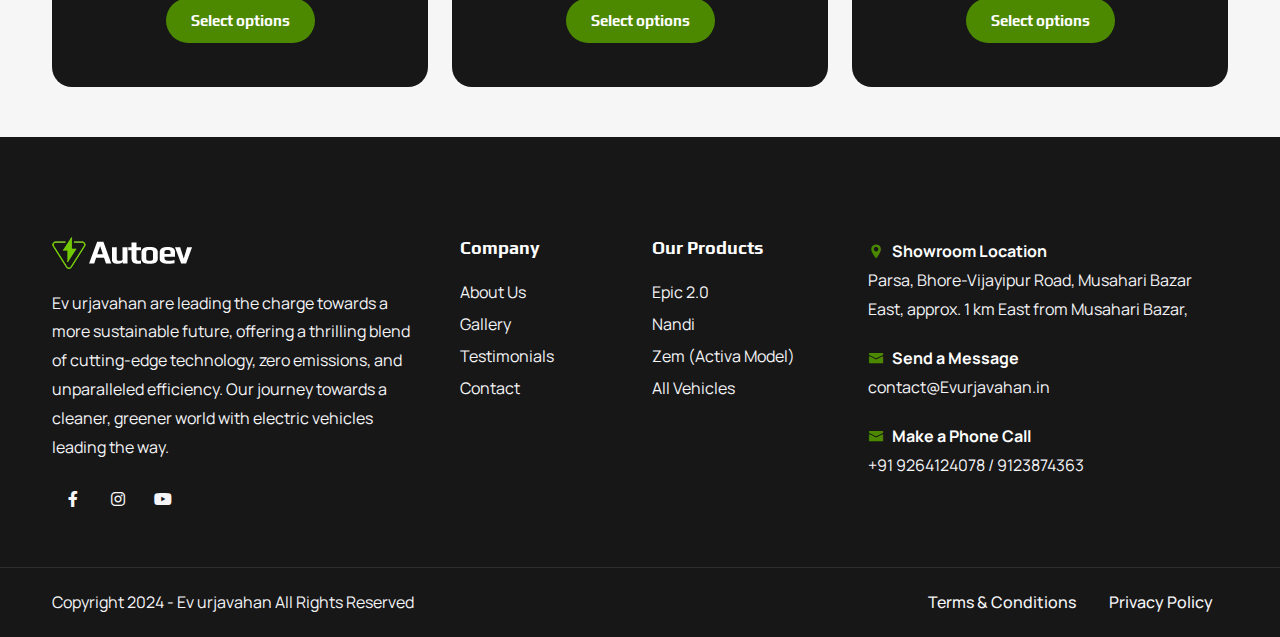
<file: pricing-table.html>
<!DOCTYPE html>
<html lang="en">

<head>
    <title>Autoev — Electric Vehicle Charging EV Dealer Website Template</title>
    <link rel="icon" href="images/icon.png" type="image/gif" sizes="16x16">
    <meta content="text/html;charset=utf-8" http-equiv="Content-Type">
    <meta content="width=device-width, initial-scale=1.0" name="viewport" >
    <meta content="Autoev — Electric Vehicle Charging EV Dealer Website Template" name="description" >
    <meta content="" name="keywords" >
    <meta content="" name="author" >
    <!-- CSS Files
    ================================================== -->
    <link href="css/bootstrap.min.css" rel="stylesheet" type="text/css" id="bootstrap">
    <link href="css/plugins.css" rel="stylesheet" type="text/css" >
    <link href="css/swiper.css" rel="stylesheet" type="text/css" >
    <link href="css/style.css" rel="stylesheet" type="text/css" >
    <link href="css/swiper-custom.css" rel="stylesheet" type="text/css" >
    <link href="css/coloring.css" rel="stylesheet" type="text/css" >
    <!-- color scheme -->
    <link id="colors" href="css/colors/scheme-01.css" rel="stylesheet" type="text/css" >

</head>

<body>
    <div id="wrapper">
        <div class="float-text show-on-scroll">
            <span><a href="#">Scroll to top</a></span>
        </div>
        <div class="scrollbar-v show-on-scroll"></div>
        
        <!-- page preloader begin -->
        <div id="de-loader"></div>
        <!-- page preloader close -->

        <!-- header begin -->
        <header class="scroll-light has-topbar">
            <div class="container">
                <div class="row">
                    <div class="col-md-12">
                        <div class="de-flex sm-pt10">
                            <div class="de-flex-col">
                                <!-- logo begin -->
                                <div id="logo">
                                    <a href="index.html">
                                        <img class="logo-main" src="images/logo-white.webp" alt="" >
                                        <img class="logo-scroll" src="images/logo-black.webp" alt="" >
                                        <img class="logo-mobile" src="images/logo-white.webp" alt="" >
                                    </a>
                                </div>
                                <!-- logo close -->
                            </div>
                            <div class="de-flex-col header-col-mid">
                                <ul id="mainmenu">
                                    <li><a class="menu-item" href="index.html">Home</a>
                                        
                                    </li>
                                    <li><a class="menu-item" href="vehicles.html">Vehicles</a>
                                        <ul class="mega">
                                            <li>
                                                <div class="container">
                                                    <div class="sb-menu p-4">
                                                        <div class="row g-4">
                                                            <div class="col-lg-3 text-center">
                                                                <div class="bg-grey p-2 rounded-10px relative hover text-center">
                                                                    <a href="vehicle-single-1.html">
                                                                        <img src="images/misc/4.webp" class="w-100 relative z-1000 hover-scale-1-2" alt="">
                                                                        <img src="images/misc/10.webp" class="absolute start-10 top-10 w-20" alt="">
                                                                    </a>

                                                                    <div class="absolute w-100 h-100 start-0 top-0 rounded-10px hover-bg-color"></div>
                                                                </div>                            
                                                                <h4 class="mt-3 mb-1">Epic 2.O</h4>
                                                                <p class="mb-0">Ride the Future: Silent, Smooth, Electric</p>                            
                                                                
                                                            </div>
                                                            <div class="col-lg-3 text-center">
                                                                <div class="bg-grey p-2 rounded-10px relative hover text-center">
                                                                    <a href="vehicle-single-2.html">
                                                                        <img src="images/misc/m3.webp" class="w-100 relative z-1000 hover-scale-1-2" alt="">
                                                                        <img src="images/misc/10.webp" class="absolute start-10 top-10 w-20" alt="">
                                                                    </a>

                                                                    <div class="absolute w-100 h-100 start-0 top-0 rounded-10px hover-bg-color"></div>
                                                                </div>
                                                                <h4 class="mt-3 mb-1"><span class="bg-color me-2 fs-15 px-2 rounded-5px text-uppercase anim-op-blink-to-light">New</span>Zem</h4>
                                                                <p class="mb-0">Redefining Motorcycle Performance.</p>
                                                                
                                                            </div>
                                                            <div class="col-lg-3 text-center">
                                                                <div class="bg-grey p-2 rounded-10px relative hover text-center">
                                                                    <a href="vehicle-single-3.html">
                                                                        <img src="images/misc/m2.webp" class="w-100 relative z-1000 hover-scale-1-2" alt="">
                                                                        <img src="images/misc/10.webp" class="absolute start-10 top-10 w-20" alt="">
                                                                    </a>

                                                                    <div class="absolute w-100 h-100 start-0 top-0 rounded-10px hover-bg-color"></div>
                                                                </div>
                                                                <h4 class="mt-3 mb-1">Nandi</h4>
                                                                <p class="mb-0">Where Sustainability Meets Adventure.</p>
                                                            </div>
                                                            <div class="col-lg-3 text-center">
                                                                <div class="bg-grey p-2 rounded-10px relative hover text-center">
                                                                    <a href="vehicles.html">
                                                                        <img src="images/misc/11.webp" class="w-100 relative z-1000 hover-scale-1-2" alt="">
                                                                        <img src="images/misc/10.webp" class="absolute start-10 top-10 w-20" alt="">
                                                                    </a>
                                                                    <div class="absolute w-100 h-100 start-0 top-0 rounded-10px hover-bg-color"></div>
                                                                </div>
                                                                <h4 class="mt-3 mb-1">All Vehicles</h4>
                                                                <p class="mb-0">View All Models.</p>
                                                            </div>
                                                        </div>
                                                    </div>
                                                </div>                                                
                                            </li>
                                        </ul>
                                    </li>
                                    
                                    <li><a class="menu-item" href="#">Pages</a>
                                        <ul class="mega mega-3-cols">
                                            <div class="sb-menu p-4">
                                                <div class="row g-4">
                                                    <div class="col-lg-4">
                                                        <h5>Company</h5>
                                                        <ul class="no-bg">
                                                            <li><a href="about.html">About Us</a></li>
                                                            <li><a href="news.html">News</a></li>
                                                            <li><a href="testimonials.html">Testimonials</a></li>
                                                            
                                                        </ul>
                                                    </div>
                                                    <div class="col-lg-4">
                                                        <h5>Vehicles</h5>
                                                        <ul class="no-bg">
                                                            <li><a href="vehicles.html">All Vehicles</a></li>
                                                            <li><a href="vehicle-single-1.html">Vehicle Details 1</a></li>
                                                            <li><a href="vehicle-single-2.html">Vehicle Details 2</a></li>
                                                            <li><a href="vehicle-single-3.html">Vehicle Details 3</a></li>
                                                            <li><a href="pricing-table.html">Pricing Table</a></li>
                                                        </ul>
                                                    </div>
                                                    <div class="col-lg-4">
                                                        <h5>Gallery</h5>
                                                        <ul class="no-bg">
                                                            <li><a href="gallery-grid.html">Gallery Grid</a></li>
                                                           
                                                        </ul>

                                                        <div class="spacer-single"></div>

                                                        
                                                    </div>
                                                </div>
                                            </div>
                                        </ul>
                                    </li>
                                   
                                    <li><a class="menu-item" href="contact.html">Contact</a></li>
                                </ul>
                            </div>
                            <div class="de-flex-col">
                                <div class="menu_side_area">          
                                    <a href="contact.html" class="btn-line">Book a Test Drive</a>
                                    <span id="menu-btn"></span>
                                </div>
                            </div>
                        </div>
                    </div>
                </div>
            </div>
        </header>
        <!-- header close -->
        <!-- content begin -->
        <div class="no-bottom no-top" id="content">

            <div id="top"></div>

            <section class="pt10 pb10 mt80 bg-grey">
                <div class="container">
                    <div class="row align-items-center">
                        <div class="col-lg-6">
                            <h3 class="mb-0">Pricing<i class="icofont-dotted-right id-color ms-2"></i></h3>
                        </div>

                        <div class="col-lg-6 text-lg-end">
                            <ul class="crumb">
                                <li><a href="index.html">Home</a></li>
                                <li class="active">Pricing</li>
                            </ul>
                        </div>
                    </div>
                </div>
            </section>

            <section>
                <div class="container">
                    <div class="row g-4">
                        <div class="col-lg-4 col-sm-6">
                            <div class="relative bg-grey p-4 rounded-20px hover">
                                <div class="text-center">
                                    <h4 class="bg-white text-dark p-1 rounded-5">Epic 2.O</h4>

                                    <div class="d-block mt-4">
                                        <img src="images/misc/4.webp" class="w-80 relative z-1000 hover-scale-1-2" alt="">
                                    </div>

                                    <p class="mt-3 fs-14 mb-0 lh-1-2em fw-600 id-color">Start from</p>
                                    <p class="fs-36 mb-3 fw-bold text-dark">₹50,000</p>
                                </div>

                                <h5>Features</h5>
                                <ul class="ul-style-2">
                                    <li>Range 100 KM</li>
                                    <li>Top Speed 55 KM/H</li>
                                    <li>Motor Power 250 Watt</li>
                                    <li>1 Years Free Services</li>
                                    <li>2 Years Waranty</li>
                                </ul>
                                <div class="spacer-20"></div>

                                <div class="text-center">
                                    <a class="btn-main" href="#">Select options</a>
                                </div>
                                <div class="spacer-20"></div>
                            </div>
                        </div>

                        <div class="col-lg-4 col-sm-6">
                            <div class="relative bg-grey p-4 rounded-20px hover">
                                <div class="text-center">
                                    <h4 class="bg-white text-dark p-1 rounded-5">Nandi</h4>

                                    <div class="d-block mt-4">
                                        <img src="images/misc/m2.webp" class="w-80 relative z-1000 hover-scale-1-2" alt="">
                                    </div>

                                    <p class="mt-3 fs-14 mb-0 lh-1-2em fw-600 id-color">Start from</p>
                                    <p class="fs-36 mb-3 fw-bold text-dark">₹60,999</p>
                                </div>

                                <h5>Features</h5>
                                <ul class="ul-style-2">
                                    <li>Range 130 KM</li>
                                    <li>Top Speed 60 KM/H</li>
                                    <li>Motor Power 300 Watt</li>
                                    <li>1 Years Free Services</li>
                                    <li>2 Years Waranty</li>
                                </ul>
                                <div class="spacer-20"></div>

                                <div class="text-center">
                                    <a class="btn-main" href="#">Select options</a>
                                </div>
                                <div class="spacer-20"></div>
                            </div>
                        </div>

                        <div class="col-lg-4 col-sm-6">
                            <div class="relative bg-grey p-4 rounded-20px hover">
                                <div class="text-center">
                                    <h4 class="bg-white text-dark p-1 rounded-5">Zem (Activa models)</h4>

                                    <div class="d-block mt-4">
                                        <img src="images/misc/m3.webp" class="w-80 relative z-1000 hover-scale-1-2" alt="">
                                    </div>

                                    <p class="mt-3 fs-14 mb-0 lh-1-2em fw-600 id-color">Start from</p>
                                    <p class="fs-36 mb-3 fw-bold text-dark">$3,999</p>
                                </div>

                                <h5>Features</h5>
                                <ul class="ul-style-2">
                                    <li>Range 150 KM</li>
                                    <li>Top Speed 70 KM/H</li>
                                    <li>Motor Power 350 Watt</li>
                                    <li>1 Years Free Services</li>
                                    <li>2 Years Waranty</li>
                                </ul>
                                <div class="spacer-20"></div>

                                <div class="text-center">
                                    <a class="btn-main" href="#">Select options</a>
                                </div>
                                <div class="spacer-20"></div>
                            </div>
                        </div>

                        
                    </div>
                </div>
            </section>

            <section class="bg-grey">
                <div class="container">
                    <div class="row g-4">
                        <div class="col-lg-4 col-sm-6">
                            <div class="relative bg-dark text-light p-4 rounded-20px hover">
                                <div class="text-center">
                                    <h4 class="bg-color text-white p-1 rounded-5">Epic 2.O</h4>

                                    <div class="d-block mt-4">
                                        <img src="images/misc/4.webp" class="w-80 relative z-1000 hover-scale-1-2" alt="">
                                    </div>

                                    <p class="mt-3 fs-14 mb-0 lh-1-2em fw-600 id-color">Start from</p>
                                    <p class="fs-36 mb-3 fw-bold text-white">₹50,000</p>
                                </div>

                                <h5>Features</h5>
                                <ul class="ul-style-2">
                                    <li>Range 100 KM</li>
                                    <li>Top Speed 55 KM/H</li>
                                    <li>Motor Power 250 Watt</li>
                                    <li>1 Years Free Services</li>
                                    <li>2 Years Waranty</li>
                                </ul>
                                <div class="spacer-20"></div>

                                <div class="text-center">
                                    <a class="btn-main" href="#">Select options</a>
                                </div>
                                <div class="spacer-20"></div>
                            </div>
                        </div>

                        <div class="col-lg-4 col-sm-6">
                            <div class="relative bg-dark text-light p-4 rounded-20px hover">
                                <div class="text-center">
                                    <h4 class="bg-color text-white p-1 rounded-5">Nandi</h4>

                                    <div class="d-block mt-4">
                                        <img src="images/misc/m2.webp" class="w-80 relative z-1000 hover-scale-1-2" alt="">
                                    </div>

                                    <p class="mt-3 fs-14 mb-0 lh-1-2em fw-600 id-color">Start from</p>
                                    <p class="fs-36 mb-3 fw-bold text-white">₹60,999</p>
                                </div>

                                <h5>Features</h5>
                                <ul class="ul-style-2">
                                    <li>Range 130 KM</li>
                                    <li>Top Speed 60 KM/H</li>
                                    <li>Motor Power 300 Watt</li>
                                    <li>1 Years Free Services</li>
                                    <li>2 Years Waranty</li>
                                </ul>
                                <div class="spacer-20"></div>

                                <div class="text-center">
                                    <a class="btn-main" href="#">Select options</a>
                                </div>
                                <div class="spacer-20"></div>
                            </div>
                        </div>

                        <div class="col-lg-4 col-sm-6">
                            <div class="relative bg-dark text-light p-4 rounded-20px hover">
                                <div class="text-center">
                                    <h4 class="bg-color text-white p-1 rounded-5">Zem (Activa models)</h4>

                                    <div class="d-block mt-4">
                                        <img src="images/misc/m3.webp" class="w-80 relative z-1000 hover-scale-1-2" alt="">
                                    </div>

                                    <p class="mt-3 fs-14 mb-0 lh-1-2em fw-600 id-color">Start from</p>
                                    <p class="fs-36 mb-3 fw-bold text-white">₹65,999</p>
                                </div>

                                <h5>Features</h5>
                                <ul class="ul-style-2">
                                    <li>Range 150 KM</li>
                                    <li>Top Speed 70 KM/H</li>
                                    <li>Motor Power 350 Watt</li>
                                    <li>1 Years Free Services</li>
                                    <li>2 Years Waranty</li>
                                </ul>
                                <div class="spacer-20"></div>

                                <div class="text-center">
                                    <a class="btn-main" href="#">Select options</a>
                                </div>
                                <div class="spacer-20"></div>
                            </div>
                        </div>

                        
                    </div>
                </div>
            </section>    

        </div>
        <!-- content close -->
        
         <!-- footer begin -->
        <footer class="section-dark">
            <div class="container">
                <div class="row gx-5">
                    <div class="col-lg-4 col-sm-6">
                        <img src="images/logo-white.webp" alt="">
                        <div class="spacer-20"></div>
                        <p>Ev urjavahan are leading the charge towards a more sustainable future, offering a thrilling
                            blend of cutting-edge technology, zero emissions, and unparalleled efficiency. Our journey
                            towards a cleaner, greener world with electric vehicles leading the way.</p>

                        <div class="social-icons mb-sm-30">
                            <a href="#"><i class="fa-brands fa-facebook-f"></i></a>
                            <a href="https://www.instagram.com/evurjavahan/"><i class="fa-brands fa-instagram"></i></a>
                            <!-- <a href="#"><i class="fa-brands fa-x-twitter"></i></a> -->
                            <a href="#"><i class="fa-brands fa-youtube"></i></a>

                        </div>
                    </div>
                    <div class="col-lg-4 col-sm-12 order-lg-1 order-sm-2">
                        <div class="row">
                            <div class="col-lg-6 col-sm-6">
                                <div class="widget">
                                    <h5>Company</h5>
                                    <ul>
                                        <li><a href="about.html">About Us</a></li>
                                        <li><a href="gallery-grid.html">Gallery</a></li>
                                        <li><a href="testimonials.html">Testimonials</a></li>
                                        <li><a href="contact.html">Contact</a></li>
                                    </ul>
                                </div>
                            </div>
                            <div class="col-lg-6 col-sm-6">
                                <div class="widget">
                                    <h5>Our Products</h5>
                                    <ul>
                                        <li><a href="vehicle-single-1.html">Epic 2.0</a></li>
                                        <li><a href="vehicle-single-2.html">Nandi</a></li>
                                        <li><a href="vehicle-single-3.html">Zem (Activa Model)</a></li>
                                        <li><a href="vehicles.html">All Vehicles</a></li>
                                        <!-- <li><a href="dealers.html">Dealers</a></li> -->
                                    </ul>
                                </div>
                            </div>
                        </div>
                    </div>
                    <div class="col-lg-4 col-sm-6 order-lg-2 order-sm-1">
                        <div class="widget">
                            <div class="fw-bold text-white"><i class="icofont-location-pin me-2 id-color"></i>Showroom
                                Location</div>
                            Parsa, Bhore-Vijayipur Road, Musahari Bazar East, approx. 1 km East from Musahari Bazar,
                            <div class="spacer-20"></div>

                            <div class="fw-bold text-white"><i class="icofont-envelope me-2 id-color"></i>Send a Message
                            </div>
                            contact@Evurjavahan.in

                            <div class="spacer-20"></div>

                            <div class="fw-bold text-white"><i class="icofont-envelope me-2 id-color"></i>Make a Phone
                                Call</div>
                            +91 9264124078 / 9123874363
                        </div>
                    </div>
                </div>
            </div>
            <div class="subfooter">
                <div class="container">
                    <div class="row">
                        <div class="col-md-12">
                            <div class="de-flex">
                                <div class="de-flex-col">
                                    Copyright 2024 - Ev urjavahan All Rights Reserved
                                </div>
                                <ul class="menu-simple">
                                    <li><a href="#">Terms &amp; Conditions</a></li>
                                    <li><a href="#">Privacy Policy</a></li>
                                </ul>
                            </div>
                        </div>
                    </div>
                </div>
            </div>
        </footer>
        <!-- footer close -->
    </div>


    
    <!-- Javascript Files
    ================================================== -->
    <script src="js/plugins.js"></script>
    <script src="js/designesia.js"></script>
    <script src="js/swiper.js"></script>
    <script src="js/custom-marquee.js"></script>
    <script src="js/custom-swiper-1.js"></script>

</body>

</html>
</file>
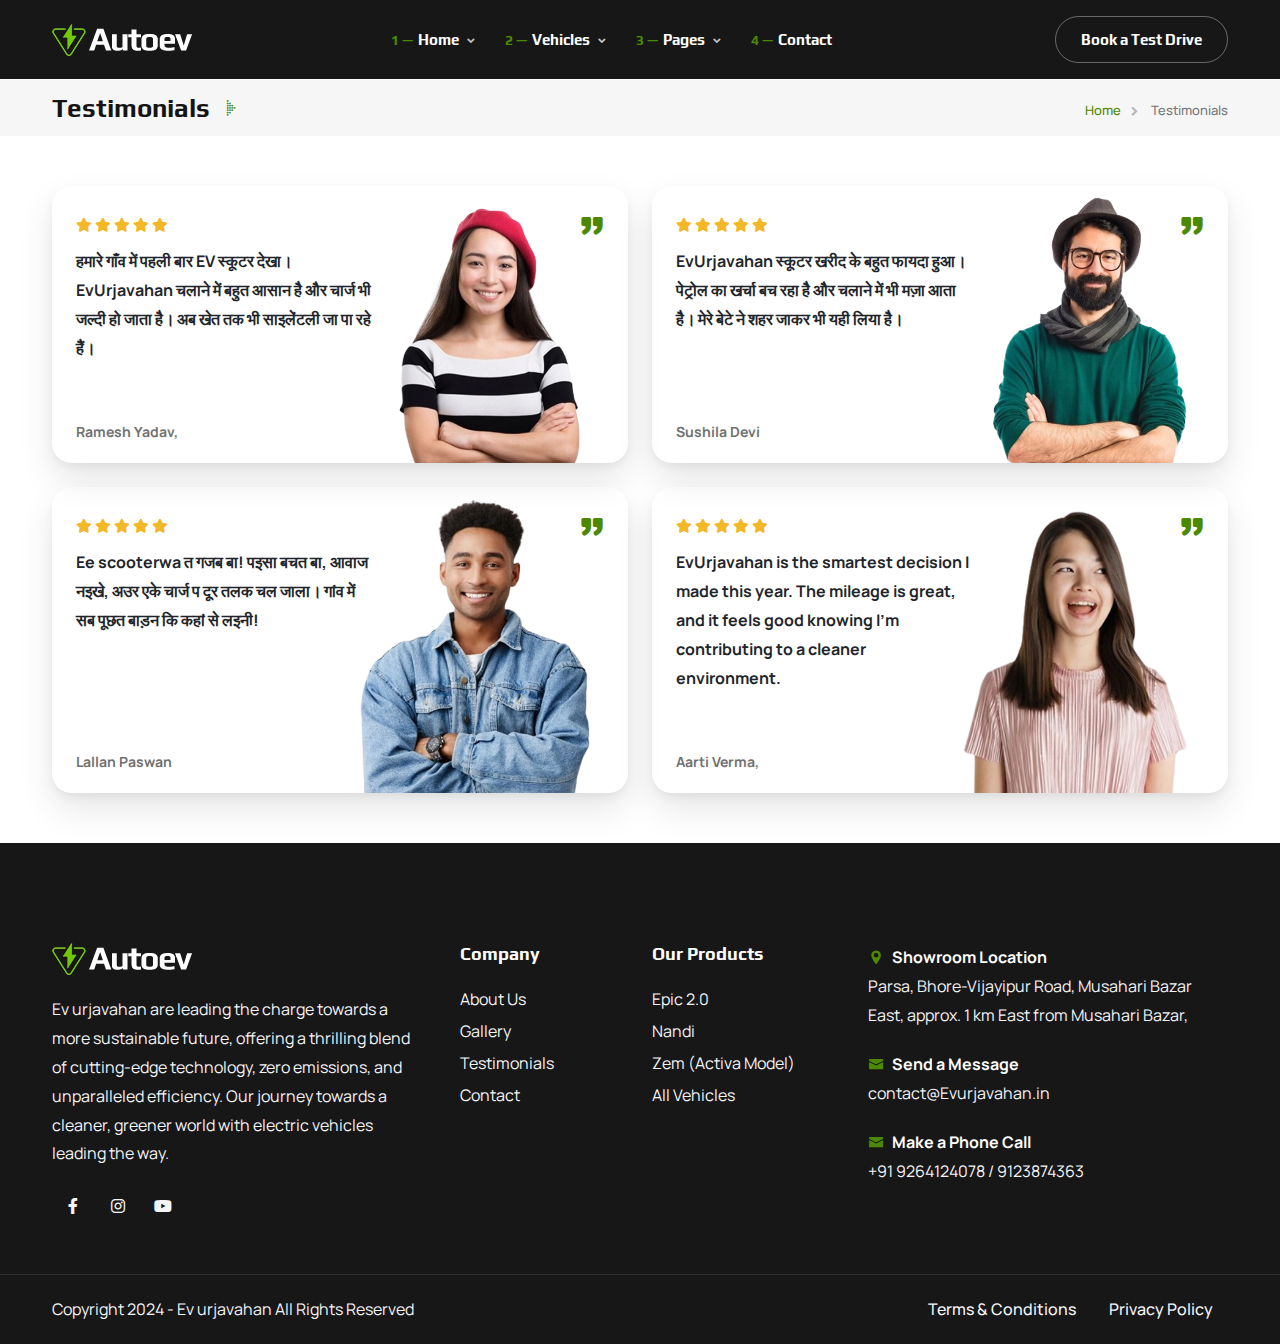
<file: testimonials.html>
<!DOCTYPE html>
<html lang="en">

<head>
    <title>Autoev — Electric Vehicle Charging EV Dealer Website Template</title>
    <link rel="icon" href="images/icon.png" type="image/gif" sizes="16x16">
    <meta content="text/html;charset=utf-8" http-equiv="Content-Type">
    <meta content="width=device-width, initial-scale=1.0" name="viewport" >
    <meta content="Autoev — Electric Vehicle Charging EV Dealer Website Template" name="description" >
    <meta content="" name="keywords" >
    <meta content="" name="author" >
    <!-- CSS Files
    ================================================== -->
    <link href="css/bootstrap.min.css" rel="stylesheet" type="text/css" id="bootstrap">
    <link href="css/plugins.css" rel="stylesheet" type="text/css" >
    <link href="css/swiper.css" rel="stylesheet" type="text/css" >
    <link href="css/style.css" rel="stylesheet" type="text/css" >
    <link href="css/swiper-custom.css" rel="stylesheet" type="text/css" >
    <link href="css/coloring.css" rel="stylesheet" type="text/css" >
    <!-- color scheme -->
    <link id="colors" href="css/colors/scheme-01.css" rel="stylesheet" type="text/css" >

</head>

<body>
    <div id="wrapper">
        <div class="float-text show-on-scroll">
            <span><a href="#">Scroll to top</a></span>
        </div>
        <div class="scrollbar-v show-on-scroll"></div>
        
        <!-- page preloader begin -->
        <div id="de-loader"></div>
        <!-- page preloader close -->

        <!-- header begin -->
        <header class="scroll-light has-topbar">
            <div class="container">
                <div class="row">
                    <div class="col-md-12">
                        <div class="de-flex sm-pt10">
                            <div class="de-flex-col">
                                <!-- logo begin -->
                                <div id="logo">
                                    <a href="index.html">
                                        <img class="logo-main" src="images/logo-white.webp" alt="" >
                                        <img class="logo-scroll" src="images/logo-black.webp" alt="" >
                                        <img class="logo-mobile" src="images/logo-white.webp" alt="" >
                                    </a>
                                </div>
                                <!-- logo close -->
                            </div>
                            <div class="de-flex-col header-col-mid">
                                <ul id="mainmenu">
                                    <li><a class="menu-item" href="index.html">Home</a>
                                        <ul class="mega">
                                            <li>
                                                <div class="container">
                                                    <div class="sb-menu p-4">
                                                        <div class="row g-4">
                                                            <div class="col-lg-2 text-center">
                                                                <div class="bg-grey rounded-10px relative hover text-center">
                                                                    <a href="index.html">
                                                                        <img src="images/demo/homepage-1.jpg" class="w-100 relative z-1000 hover-scale-1-1 rounded-5px" alt="">
                                                                    </a>

                                                                    <div class="absolute w-100 h-100 start-0 top-0 rounded-10px hover-bg-color"></div>
                                                                </div>                            
                                                                <h5 class="mt-3 mb-1">Homepage 1</h5>                          
                                                            </div>

                                                            <div class="col-lg-2 text-center">
                                                                <div class="bg-grey rounded-10px relative hover text-center">
                                                                    <a href="homepage-2.html">
                                                                        <img src="images/demo/homepage-2.jpg" class="w-100 relative z-1000 hover-scale-1-1 rounded-5px" alt="">
                                                                    </a>

                                                                    <div class="absolute w-100 h-100 start-0 top-0 rounded-10px hover-bg-color"></div>
                                                                </div>                            
                                                                <h5 class="mt-3 mb-1">Homepage 3</h5>                          
                                                            </div>

                                                            <div class="col-lg-2 text-center">
                                                                <div class="bg-grey rounded-10px relative hover text-center">
                                                                    <a href="homepage-3.html">
                                                                        <img src="images/demo/homepage-3.jpg" class="w-100 relative z-1000 hover-scale-1-1 rounded-5px" alt="">
                                                                    </a>

                                                                    <div class="absolute w-100 h-100 start-0 top-0 rounded-10px hover-bg-color"></div>
                                                                </div>                            
                                                                <h5 class="mt-3 mb-1">Homepage 3</h5>                          
                                                            </div>

                                                            <div class="col-lg-2 text-center">
                                                                <div class="bg-grey rounded-10px relative hover text-center">
                                                                    <a href="homepage-4.html">
                                                                        <img src="images/demo/homepage-4.jpg" class="w-100 relative z-1000 hover-scale-1-1 rounded-5px" alt="">
                                                                    </a>

                                                                    <div class="absolute w-100 h-100 start-0 top-0 rounded-10px hover-bg-color"></div>
                                                                </div>                            
                                                                <h5 class="mt-3 mb-1">Homepage 4</h5>                          
                                                            </div>

                                                            <div class="col-lg-2 text-center">
                                                                <div class="bg-grey rounded-10px relative hover text-center">
                                                                    <a href="homepage-5.html">
                                                                        <img src="images/demo/homepage-5.jpg" class="w-100 relative z-1000 hover-scale-1-1 rounded-5px" alt="">
                                                                    </a>

                                                                    <div class="absolute w-100 h-100 start-0 top-0 rounded-10px hover-bg-color"></div>
                                                                </div>                            
                                                                <h5 class="mt-3 mb-1">Homepage 5</h5>                          
                                                            </div>

                                                            <div class="col-lg-2 text-center">
                                                                <div class="bg-grey rounded-10px relative hover text-center">
                                                                    <div>
                                                                        <img src="images/demo/coming-soon.jpg" class="w-100 relative z-1000 hover-scale-1-1 rounded-5px" alt="">
                                                                    </div>

                                                                    <div class="absolute w-100 h-100 start-0 top-0 rounded-10px hover-bg-color"></div>
                                                                </div>                            
                                                                <h5 class="mt-3 mb-1">Coming Soon</h5>                          
                                                            </div>
                                                        </div>
                                                    </div>
                                                </div>                                                
                                            </li>
                                        </ul>
                                    </li>
                                    <li><a class="menu-item" href="vehicles.html">Vehicles</a>
                                        <ul class="mega">
                                            <li>
                                                <div class="container">
                                                    <div class="sb-menu p-4">
                                                        <div class="row g-4">
                                                            <div class="col-lg-3 text-center">
                                                                <div class="bg-grey p-2 rounded-10px relative hover text-center">
                                                                    <a href="vehicle-single-1.html">
                                                                        <img src="images/misc/4.webp" class="w-100 relative z-1000 hover-scale-1-2" alt="">
                                                                        <img src="images/misc/10.webp" class="absolute start-10 top-10 w-20" alt="">
                                                                    </a>

                                                                    <div class="absolute w-100 h-100 start-0 top-0 rounded-10px hover-bg-color"></div>
                                                                </div>                            
                                                                <h4 class="mt-3 mb-1">Epic 2.O</h4>
                                                                <p class="mb-0">Ride the Future: Silent, Smooth, Electric</p>                            
                                                                
                                                            </div>
                                                            <div class="col-lg-3 text-center">
                                                                <div class="bg-grey p-2 rounded-10px relative hover text-center">
                                                                    <a href="vehicle-single-2.html">
                                                                        <img src="images/misc/m3.webp" class="w-100 relative z-1000 hover-scale-1-2" alt="">
                                                                        <img src="images/misc/10.webp" class="absolute start-10 top-10 w-20" alt="">
                                                                    </a>

                                                                    <div class="absolute w-100 h-100 start-0 top-0 rounded-10px hover-bg-color"></div>
                                                                </div>
                                                                <h4 class="mt-3 mb-1"><span class="bg-color me-2 fs-15 px-2 rounded-5px text-uppercase anim-op-blink-to-light">New</span>Zem</h4>
                                                                <p class="mb-0">Redefining Motorcycle Performance.</p>
                                                                
                                                            </div>
                                                            <div class="col-lg-3 text-center">
                                                                <div class="bg-grey p-2 rounded-10px relative hover text-center">
                                                                    <a href="vehicle-single-3.html">
                                                                        <img src="images/misc/m2.webp" class="w-100 relative z-1000 hover-scale-1-2" alt="">
                                                                        <img src="images/misc/10.webp" class="absolute start-10 top-10 w-20" alt="">
                                                                    </a>

                                                                    <div class="absolute w-100 h-100 start-0 top-0 rounded-10px hover-bg-color"></div>
                                                                </div>
                                                                <h4 class="mt-3 mb-1">Nandi</h4>
                                                                <p class="mb-0">Where Sustainability Meets Adventure.</p>
                                                                
                                                            </div>

                                                            <div class="col-lg-3 text-center">
                                                                <div class="bg-grey p-2 rounded-10px relative hover text-center">
                                                                    <a href="vehicles.html">
                                                                        <img src="images/misc/11.webp" class="w-100 relative z-1000 hover-scale-1-2" alt="">
                                                                        <img src="images/misc/10.webp" class="absolute start-10 top-10 w-20" alt="">
                                                                    </a>

                                                                    <div class="absolute w-100 h-100 start-0 top-0 rounded-10px hover-bg-color"></div>
                                                                </div>
                                                                <h4 class="mt-3 mb-1">All Vehicles</h4>
                                                                <p class="mb-0">View All Models.</p>
                                                                
                                                            </div>
                                                        </div>
                                                    </div>
                                                </div>                                                
                                            </li>
                                        </ul>
                                    </li>
                                   
                                    <li><a class="menu-item" href="#">Pages</a>
                                        <ul class="mega mega-3-cols">
                                            <div class="sb-menu p-4">
                                                <div class="row g-4">
                                                    <div class="col-lg-4">
                                                        <h5>Company</h5>
                                                        <ul class="no-bg">
                                                            <li><a href="about.html">About Us</a></li>
                                                            <li><a href="news.html">News</a></li>
                                                            <li><a href="testimonials.html">Testimonials</a></li>
                                                        </ul>
                                                    </div>
                                                    <div class="col-lg-4">
                                                        <h5>Vehicles</h5>
                                                        <ul class="no-bg">
                                                            <li><a href="vehicles.html">All Vehicles</a></li>
                                                            <li><a href="vehicle-single-1.html">Vehicle Details 1</a></li>
                                                            <li><a href="vehicle-single-2.html">Vehicle Details 2</a></li>
                                                            <li><a href="vehicle-single-3.html">Vehicle Details 3</a></li>
                                                            <li><a href="pricing-table.html">Pricing Table</a></li>
                                                        </ul>
                                                    </div>
                                                    <div class="col-lg-4">
                                                        <h5>Gallery</h5>
                                                        <ul class="no-bg">
                                                            <li><a href="gallery-grid.html">Gallery Grid</a></li>
                                                         
                                                        </ul>

                                                        
                                                        
                                                    </div>
                                                </div>
                                            </div>
                                        </ul>
                                    </li>
                                    
                                    <li><a class="menu-item" href="contact.html">Contact</a></li>
                                </ul>
                            </div>
                            <div class="de-flex-col">
                                <div class="menu_side_area">          
                                    <a href="contact.html" class="btn-line">Book a Test Drive</a>
                                    <span id="menu-btn"></span>
                                </div>
                            </div>
                        </div>
                    </div>
                </div>
            </div>
        </header>
        <!-- header close -->
        <!-- content begin -->
        <div class="no-bottom no-top" id="content">

            <div id="top"></div>

            <section class="pt10 pb10 mt80 bg-grey">
                <div class="container">
                    <div class="row align-items-center">
                        <div class="col-lg-6">
                            <h3 class="mb-0">Testimonials<i class="icofont-dotted-right id-color ms-2"></i></h3>
                        </div>

                        <div class="col-lg-6 text-lg-end">
                            <ul class="crumb">
                                <li><a href="index.html">Home</a></li>
                                <li class="active">Testimonials</li>
                            </ul>
                        </div>
                    </div>
                </div>
            </section>

            <section>
                <div class="container">
                    <div class="row g-4">

                        <div class="col-lg-6">
                            <div class="relative h-100 rounded-20px soft-shadow">
                                <div class="absolute top-0 end-0 p-4 id-color fs-24">
                                    <i class="icofont-quote-right"></i>
                                </div>
                                <div class="p-4 overflow-hidden w-60 relative z-1000">
                                    <div class="de-rating-ext mb-2">
                                        <span class="d-stars">
                                            <i class="fa fa-star"></i>
                                            <i class="fa fa-star"></i>
                                            <i class="fa fa-star"></i>
                                            <i class="fa fa-star"></i>
                                            <i class="fa fa-star"></i>
                                        </span>
                                    </div>
                                    <blockquote class="pb60 text-dark fw-bold">
                                       हमारे गाँव में पहली बार EV स्कूटर देखा। EvUrjavahan चलाने में बहुत आसान है और चार्ज भी जल्दी हो जाता है। अब खेत तक भी साइलेंटली जा पा रहे हैं।
                                    </blockquote>
                                </div>
                                <div class="absolute start-0 bottom-0 ps-4 pb-4">
                                    <div class="fs-14 fw-bold lh-1">Ramesh Yadav,</div>
                                    <!-- <div class="fs-12">CEO Autev</div> -->
                                </div>
                                <img src="images/people/1.webp" class="absolute h-100 end-0 top-0" alt="">
                            </div>
                        </div>

                        <div class="col-lg-6">
                            <div class="relative h-100 rounded-20px soft-shadow">
                                <div class="absolute top-0 end-0 p-4 id-color fs-24">
                                    <i class="icofont-quote-right"></i>
                                </div>
                                <div class="p-4 overflow-hidden w-60 relative z-1000">
                                    <div class="de-rating-ext mb-2">
                                        <span class="d-stars">
                                            <i class="fa fa-star"></i>
                                            <i class="fa fa-star"></i>
                                            <i class="fa fa-star"></i>
                                            <i class="fa fa-star"></i>
                                            <i class="fa fa-star"></i>
                                        </span>
                                    </div>
                                    <blockquote class="pb60 text-dark fw-bold">
                                       EvUrjavahan स्कूटर खरीद के बहुत फायदा हुआ। पेट्रोल का खर्चा बच रहा है और चलाने में भी मज़ा आता है। मेरे बेटे ने शहर जाकर भी यही लिया है।
                                    </blockquote>
                                </div>
                                <div class="absolute start-0 bottom-0 ps-4 pb-4">
                                    <div class="fs-14 fw-bold lh-1">Sushila Devi</div>
                                    <!-- <div class="fs-12">CEO Autev</div> -->
                                </div>
                                <img src="images/people/2.webp" class="absolute h-100 end-0 top-0" alt="">
                            </div>
                        </div>

                        <div class="col-lg-6">
                            <div class="relative h-100 rounded-20px soft-shadow">
                                <div class="absolute top-0 end-0 p-4 id-color fs-24">
                                    <i class="icofont-quote-right"></i>
                                </div>
                                <div class="p-4 overflow-hidden w-60 relative z-1000">
                                    <div class="de-rating-ext mb-2">
                                        <span class="d-stars">
                                            <i class="fa fa-star"></i>
                                            <i class="fa fa-star"></i>
                                            <i class="fa fa-star"></i>
                                            <i class="fa fa-star"></i>
                                            <i class="fa fa-star"></i>
                                        </span>
                                    </div>
                                    <blockquote class="pb60 text-dark fw-bold">
                                        Ee scooterwa त गजब बा! पइसा बचत बा, आवाज नइखे, अउर एके चार्ज प दूर तलक चल जाला। गांव में सब पूछत बाड़न कि कहां से लइनी!
                                    </blockquote>
                                </div>
                                <div class="absolute start-0 bottom-0 ps-4 pb-4">
                                    <div class="fs-14 fw-bold lh-1">Lallan Paswan</div>
                                    
                                </div>
                                <img src="images/people/3.webp" class="absolute h-100 end-0 top-0" alt="">
                            </div>
                        </div>

                        <div class="col-lg-6">
                            <div class="relative h-100 rounded-20px soft-shadow">
                                <div class="absolute top-0 end-0 p-4 id-color fs-24">
                                    <i class="icofont-quote-right"></i>
                                </div>
                                <div class="p-4 overflow-hidden w-60 relative z-1000">
                                    <div class="de-rating-ext mb-2">
                                        <span class="d-stars">
                                            <i class="fa fa-star"></i>
                                            <i class="fa fa-star"></i>
                                            <i class="fa fa-star"></i>
                                            <i class="fa fa-star"></i>
                                            <i class="fa fa-star"></i>
                                        </span>
                                    </div>
                                    <blockquote class="pb60 text-dark fw-bold">
                                       EvUrjavahan is the smartest decision I made this year. The mileage is great, and it feels good knowing I’m contributing to a cleaner environment.
                                    </blockquote>
                                </div>
                                <div class="absolute start-0 bottom-0 ps-4 pb-4">
                                    <div class="fs-14 fw-bold lh-1">Aarti Verma, </div>
                                    
                                </div>
                                <img src="images/people/4.webp" class="absolute h-100 end-0 top-0" alt="">
                            </div>
                        </div>

                    </div>
                </div>
            </section>
            

        </div>
        <!-- content close -->
        
        <!-- footer begin -->
        <footer class="section-dark">
            <div class="container">
                <div class="row gx-5">
                    <div class="col-lg-4 col-sm-6">
                        <img src="images/logo-white.webp" alt="">
                        <div class="spacer-20"></div>
                        <p>Ev urjavahan are leading the charge towards a more sustainable future, offering a thrilling
                            blend of cutting-edge technology, zero emissions, and unparalleled efficiency. Our journey
                            towards a cleaner, greener world with electric vehicles leading the way.</p>

                        <div class="social-icons mb-sm-30">
                            <a href="#"><i class="fa-brands fa-facebook-f"></i></a>
                            <a href="https://www.instagram.com/evurjavahan/"><i class="fa-brands fa-instagram"></i></a>
                            <!-- <a href="#"><i class="fa-brands fa-x-twitter"></i></a> -->
                            <a href="#"><i class="fa-brands fa-youtube"></i></a>

                        </div>
                    </div>
                    <div class="col-lg-4 col-sm-12 order-lg-1 order-sm-2">
                        <div class="row">
                            <div class="col-lg-6 col-sm-6">
                                <div class="widget">
                                    <h5>Company</h5>
                                    <ul>
                                        <li><a href="about.html">About Us</a></li>
                                        <li><a href="gallery-grid.html">Gallery</a></li>
                                        <li><a href="testimonials.html">Testimonials</a></li>
                                        <li><a href="contact.html">Contact</a></li>
                                    </ul>
                                </div>
                            </div>
                            <div class="col-lg-6 col-sm-6">
                                <div class="widget">
                                    <h5>Our Products</h5>
                                    <ul>
                                        <li><a href="vehicle-single-1.html">Epic 2.0</a></li>
                                        <li><a href="vehicle-single-2.html">Nandi</a></li>
                                        <li><a href="vehicle-single-3.html">Zem (Activa Model)</a></li>
                                        <li><a href="vehicles.html">All Vehicles</a></li>
                                        <!-- <li><a href="dealers.html">Dealers</a></li> -->
                                    </ul>
                                </div>
                            </div>
                        </div>
                    </div>
                    <div class="col-lg-4 col-sm-6 order-lg-2 order-sm-1">
                        <div class="widget">
                            <div class="fw-bold text-white"><i class="icofont-location-pin me-2 id-color"></i>Showroom
                                Location</div>
                            Parsa, Bhore-Vijayipur Road, Musahari Bazar East, approx. 1 km East from Musahari Bazar,
                            <div class="spacer-20"></div>

                            <div class="fw-bold text-white"><i class="icofont-envelope me-2 id-color"></i>Send a Message
                            </div>
                            contact@Evurjavahan.in

                            <div class="spacer-20"></div>

                            <div class="fw-bold text-white"><i class="icofont-envelope me-2 id-color"></i>Make a Phone
                                Call</div>
                            +91 9264124078 / 9123874363
                        </div>
                    </div>
                </div>
            </div>
            <div class="subfooter">
                <div class="container">
                    <div class="row">
                        <div class="col-md-12">
                            <div class="de-flex">
                                <div class="de-flex-col">
                                    Copyright 2024 - Ev urjavahan All Rights Reserved
                                </div>
                                <ul class="menu-simple">
                                    <li><a href="#">Terms &amp; Conditions</a></li>
                                    <li><a href="#">Privacy Policy</a></li>
                                </ul>
                            </div>
                        </div>
                    </div>
                </div>
            </div>
        </footer>
        <!-- footer close -->
    </div>


    
    <!-- Javascript Files
    ================================================== -->
    <script src="js/plugins.js"></script>
    <script src="js/designesia.js"></script>
    <script src="js/swiper.js"></script>
    <script src="js/custom-marquee.js"></script>
    <script src="js/custom-swiper-1.js"></script>

</body>

</html>
</file>
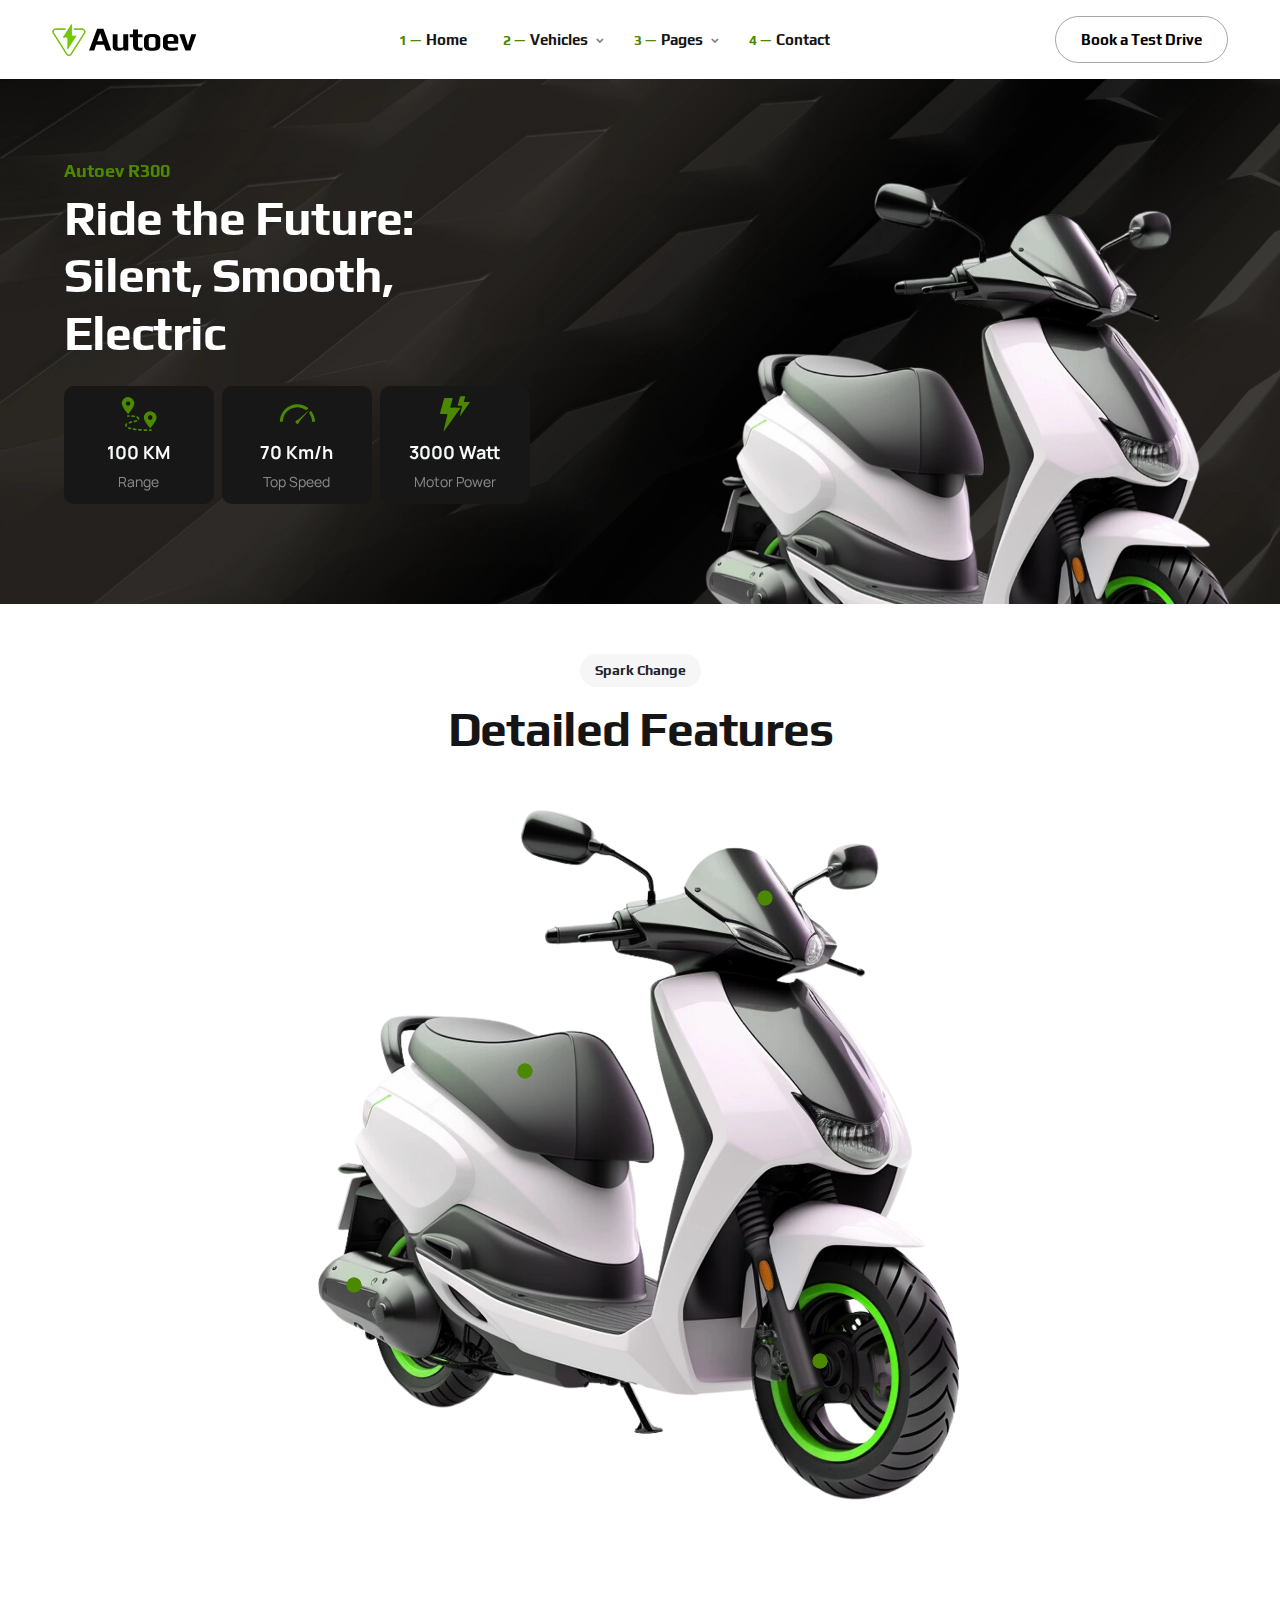
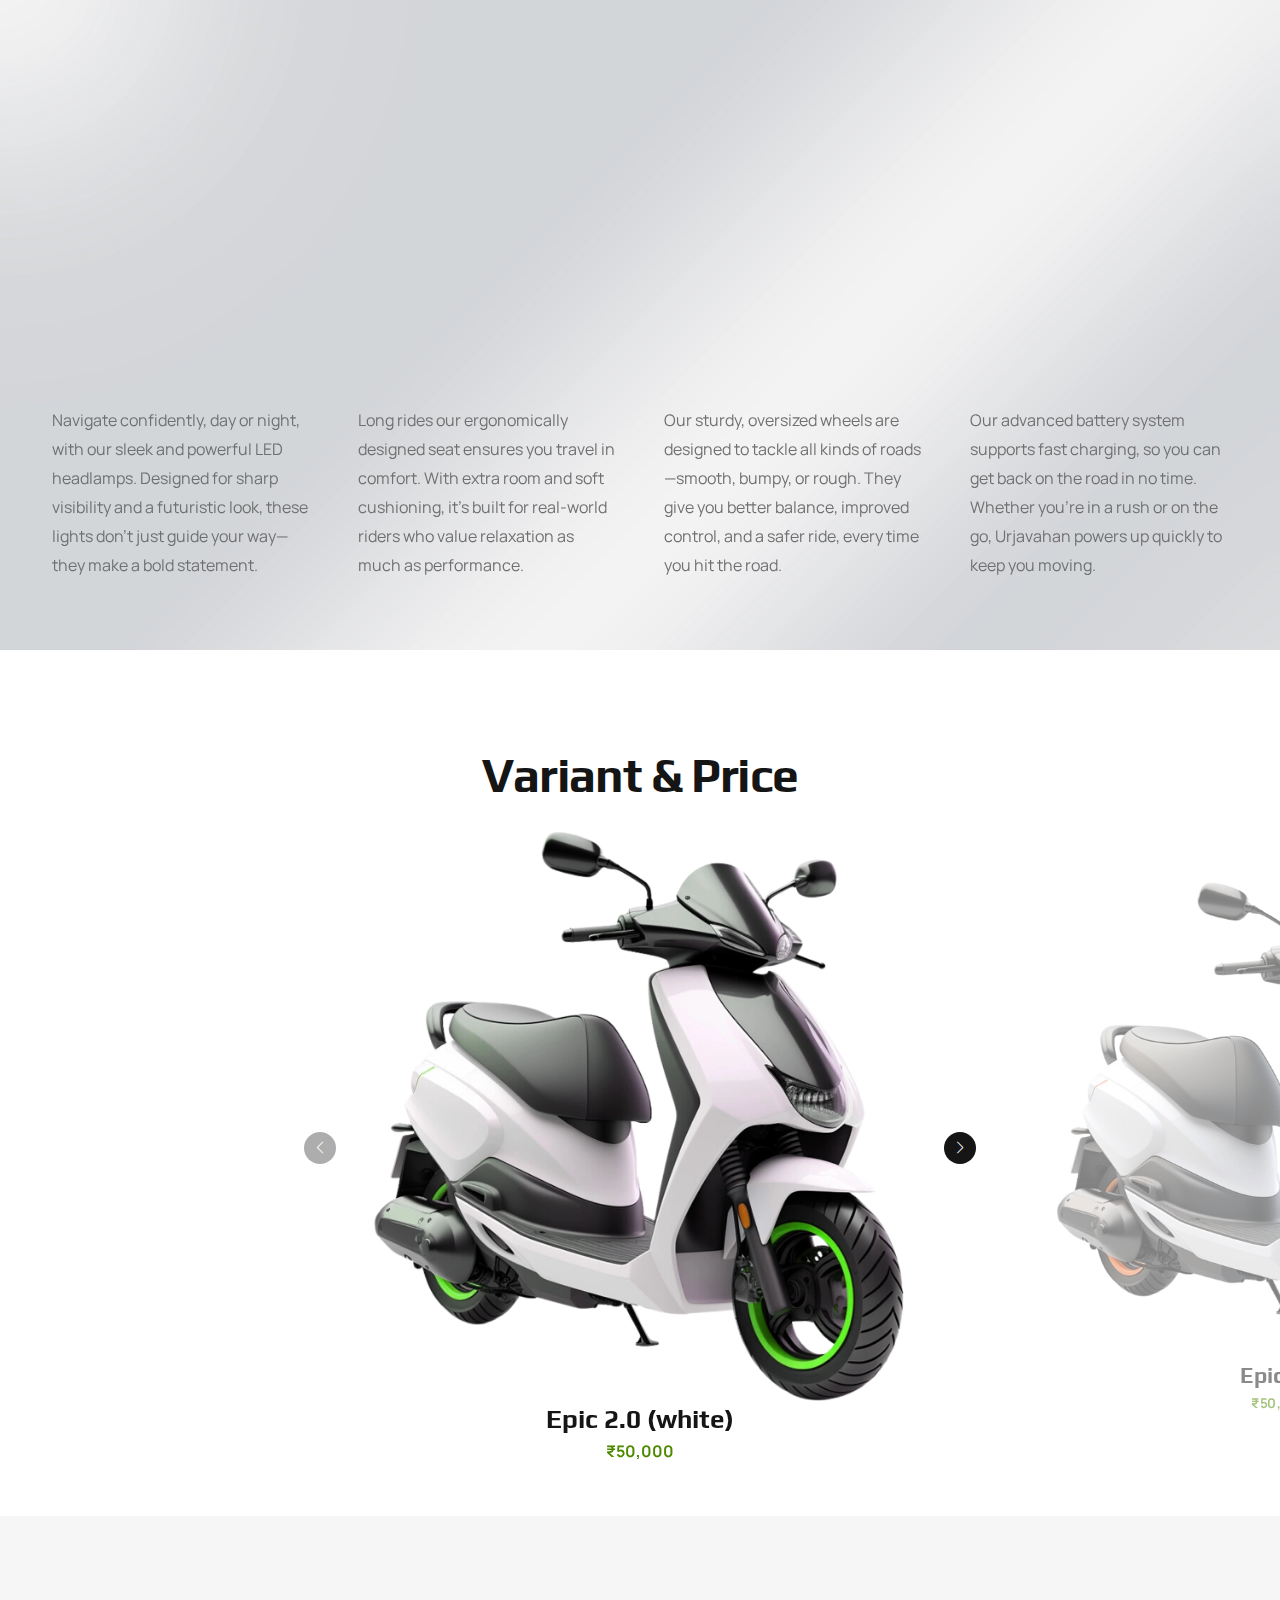
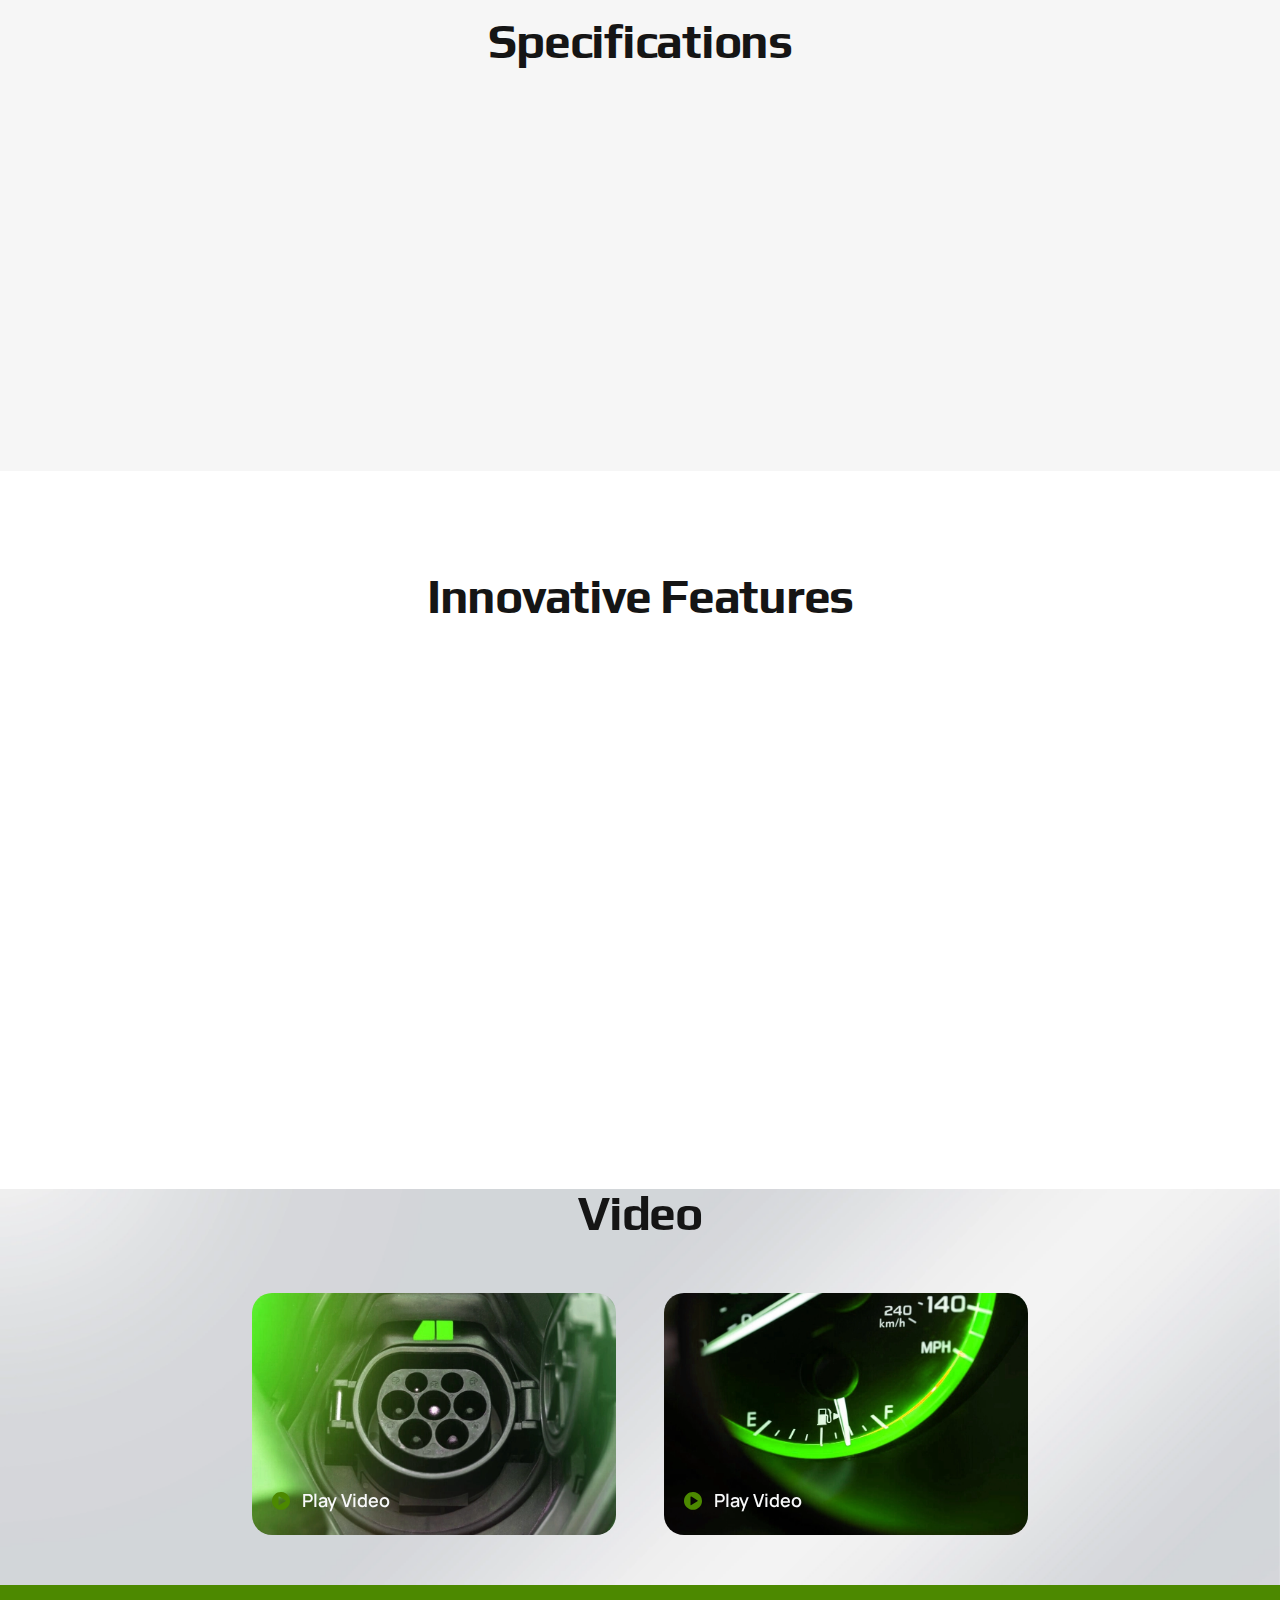
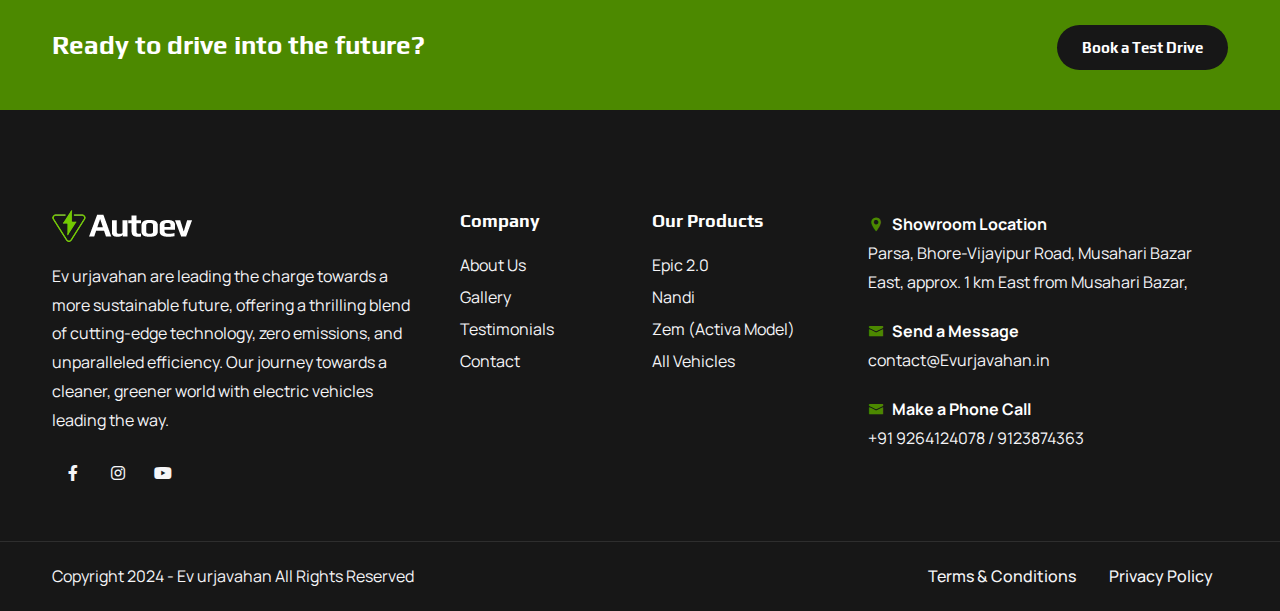
<file: vehicle-single-1.html>
<!DOCTYPE html>
<html lang="en">

<head>
    <title>Autoev — Electric Vehicle Charging EV Dealer Website Template</title>
    <link rel="icon" href="images/icon.png" type="image/gif" sizes="16x16">
    <meta content="text/html;charset=utf-8" http-equiv="Content-Type">
    <meta content="width=device-width, initial-scale=1.0" name="viewport">
    <meta content="Autoev — Electric Vehicle Charging EV Dealer Website Template" name="description">
    <meta content="" name="keywords">
    <meta content="" name="author">
    <!-- CSS Files
    ================================================== -->
    <link href="css/bootstrap.min.css" rel="stylesheet" type="text/css" id="bootstrap">
    <link href="css/plugins.css" rel="stylesheet" type="text/css">
    <link href="css/swiper.css" rel="stylesheet" type="text/css">
    <link href="css/style.css" rel="stylesheet" type="text/css">
    <link href="css/swiper-custom.css" rel="stylesheet" type="text/css">
    <link href="css/coloring.css" rel="stylesheet" type="text/css">
    <!-- color scheme -->
    <link id="colors" href="css/colors/scheme-01.css" rel="stylesheet" type="text/css">

</head>

<body>
    <div id="wrapper">
        <div class="float-text show-on-scroll">
            <span><a href="#">Scroll to top</a></span>
        </div>
        <div class="scrollbar-v show-on-scroll"></div>

        <!-- page preloader begin -->
        <div id="de-loader"></div>
        <!-- page preloader close -->

        <!-- header begin -->
        <header class="header-light scroll-light has-topbar">
            <div class="container">
                <div class="row">
                    <div class="col-md-12">
                        <div class="de-flex sm-pt10">
                            <div class="de-flex-col">
                                <!-- logo begin -->
                                <div id="logo">
                                    <a href="index.html">
                                        <img class="logo-main" src="images/logo-black.webp" alt="">
                                        <img class="logo-scroll" src="images/logo-black.webp" alt="">
                                        <img class="logo-mobile" src="images/logo-black.webp" alt="">
                                    </a>
                                </div>
                                <!-- logo close -->
                            </div>
                            <div class="de-flex-col header-col-mid">
                                <ul id="mainmenu">
                                    <li><a class="menu-item" href="index.html">Home</a>

                                    </li>
                                    <li><a class="menu-item" href="vehicles.html">Vehicles</a>
                                        <ul class="mega">
                                            <li>
                                                <div class="container">
                                                    <div class="sb-menu p-4">
                                                        <div class="row g-4">
                                                            <div class="col-lg-3 text-center">
                                                                <div
                                                                    class="bg-grey p-2 rounded-10px relative hover text-center">
                                                                    <a href="vehicle-single-1.html">
                                                                        <img src="images/misc/4.webp"
                                                                            class="w-100 relative z-1000 hover-scale-1-2"
                                                                            alt="">
                                                                        <img src="images/misc/10.webp"
                                                                            class="absolute start-10 top-10 w-20"
                                                                            alt="">
                                                                    </a>

                                                                    <div
                                                                        class="absolute w-100 h-100 start-0 top-0 rounded-10px hover-bg-color">
                                                                    </div>
                                                                </div>
                                                                <h4 class="mt-3 mb-1">Epic 2.O</h4>
                                                                <p class="mb-0">Ride the Future: Silent, Smooth,
                                                                    Electric</p>

                                                            </div>
                                                            <div class="col-lg-3 text-center">
                                                                <div
                                                                    class="bg-grey p-2 rounded-10px relative hover text-center">
                                                                    <a href="vehicle-single-2.html">
                                                                        <img src="images/misc/m3.webp"
                                                                            class="w-100 relative z-1000 hover-scale-1-2"
                                                                            alt="">
                                                                        <img src="images/misc/10.webp"
                                                                            class="absolute start-10 top-10 w-20"
                                                                            alt="">
                                                                    </a>

                                                                    <div
                                                                        class="absolute w-100 h-100 start-0 top-0 rounded-10px hover-bg-color">
                                                                    </div>
                                                                </div>
                                                                <h4 class="mt-3 mb-1"><span
                                                                        class="bg-color me-2 fs-15 px-2 rounded-5px text-uppercase anim-op-blink-to-light">New</span>Zem
                                                                </h4>
                                                                <p class="mb-0">Redefining Motorcycle Performance.</p>

                                                            </div>
                                                            <div class="col-lg-3 text-center">
                                                                <div
                                                                    class="bg-grey p-2 rounded-10px relative hover text-center">
                                                                    <a href="vehicle-single-3.html">
                                                                        <img src="images/misc/m2.webp"
                                                                            class="w-100 relative z-1000 hover-scale-1-2"
                                                                            alt="">
                                                                        <img src="images/misc/10.webp"
                                                                            class="absolute start-10 top-10 w-20"
                                                                            alt="">
                                                                    </a>

                                                                    <div
                                                                        class="absolute w-100 h-100 start-0 top-0 rounded-10px hover-bg-color">
                                                                    </div>
                                                                </div>
                                                                <h4 class="mt-3 mb-1">Nandi</h4>
                                                                <p class="mb-0">Where Sustainability Meets Adventure.
                                                                </p>

                                                            </div>

                                                            <div class="col-lg-3 text-center">
                                                                <div
                                                                    class="bg-grey p-2 rounded-10px relative hover text-center">
                                                                    <a href="vehicles.html">
                                                                        <img src="images/misc/11.webp"
                                                                            class="w-100 relative z-1000 hover-scale-1-2"
                                                                            alt="">
                                                                        <img src="images/misc/10.webp"
                                                                            class="absolute start-10 top-10 w-20"
                                                                            alt="">
                                                                    </a>

                                                                    <div
                                                                        class="absolute w-100 h-100 start-0 top-0 rounded-10px hover-bg-color">
                                                                    </div>
                                                                </div>
                                                                <h4 class="mt-3 mb-1">All Vehicles</h4>
                                                                <p class="mb-0">View All Models.</p>

                                                            </div>
                                                        </div>
                                                    </div>
                                                </div>
                                            </li>
                                        </ul>
                                    </li>
                                    <li><a class="menu-item" href="#">Pages</a>
                                        <ul class="mega mega-3-cols">
                                            <div class="sb-menu p-4">
                                                <div class="row g-4">
                                                    <div class="col-lg-4">
                                                        <h5>Company</h5>
                                                        <ul class="no-bg">
                                                            <li><a href="about.html">About Us</a></li>
                                                            <li><a href="news.html">News</a></li>
                                                            <li><a href="testimonials.html">Testimonials</a></li>

                                                        </ul>
                                                    </div>
                                                    <div class="col-lg-4">
                                                        <h5>Vehicles</h5>
                                                        <ul class="no-bg">
                                                            <li><a href="vehicles.html">All Vehicles</a></li>
                                                            <li><a href="vehicle-single-1.html">Vehicle Details 1</a>
                                                            </li>
                                                            <li><a href="vehicle-single-2.html">Vehicle Details 2</a>
                                                            </li>
                                                            <li><a href="vehicle-single-3.html">Vehicle Details 3</a>
                                                            </li>
                                                            <li><a href="pricing-table.html">Pricing Table</a></li>
                                                        </ul>
                                                    </div>
                                                    <div class="col-lg-4">
                                                        <h5>Gallery</h5>
                                                        <ul class="no-bg">
                                                            <li><a href="gallery-grid.html">Gallery Grid</a></li>
                                                        </ul>
                                                    </div>
                                                </div>
                                            </div>
                                        </ul>
                                    </li>

                                    <li><a class="menu-item" href="contact.html">Contact</a></li>
                                </ul>
                            </div>
                            <div class="de-flex-col">
                                <div class="menu_side_area">
                                    <a href="contact.html" class="btn-line">Book a Test Drive</a>
                                    <span id="menu-btn"></span>
                                </div>
                            </div>
                        </div>
                    </div>
                </div>
            </div>
        </header>
        <!-- header close -->
        <!-- content begin -->
        <div class="no-bottom no-top" id="content">

            <div id="top"></div>

            <section id="subheader" class="jarallax text-light bg-dark">
                <img src="images/background/5.webp" class="jarallax-img" alt="">
                <div class="container relative z-index-1000">
                    <div class="container relative z-index-1000">
                        <div class="row align-items-center">
                            <div class="col-lg-5">
                                <h5 class=" wow fadeInUp mb-2"><span class="id-color">Autoev R300</span></h5>
                                <h1>Ride the Future: Silent, Smooth, Electric</h1>

                                <div class="row mt-3 g-2 text-center">
                                    <div class="col-4">
                                        <div class="bg-dark rounded-10px lh-1-2em p-2">
                                            <i class="fs-40 mb-1 id-color icofont-map-pins"></i>
                                            <div class="fs-18 fw-bold">100 KM</div>
                                            <div class="fs-14 op-5">Range</div>
                                        </div>
                                    </div>
                                    <div class="col-4">
                                        <div class="bg-dark rounded-10px lh-1-2em p-2">
                                            <i class="fs-40 mb-1 id-color icofont-dashboard"></i>
                                            <div class="fs-18 fw-bold">70 Km/h</div>
                                            <div class="fs-14 op-5">Top Speed</div>
                                        </div>
                                    </div>
                                    <div class="col-4">
                                        <div class="bg-dark rounded-10px lh-1-2em p-2">
                                            <i class="fs-40 mb-1 id-color icofont-thunder-light"></i>
                                            <div class="fs-18 fw-bold">3000 Watt</div>
                                            <div class="fs-14 op-5">Motor Power</div>
                                        </div>
                                    </div>
                                </div>
                            </div>
                        </div>
                    </div>
                </div>
            </section>

            <section>
                <div class="container">
                    <div class="row g-4 align-items-center">
                        <div class="col-lg-12 text-center">
                            <div class="subtitle bg-grey text-dark wow fadeInUp mb-3">Spark Change</div>
                            <h2 class="mb-0">Detailed Features</h2>
                        </div>
                        <div class="clearfix"></div>

                        <div class="col-lg-8 offset-lg-2">
                            <div class="relative">
                                <img src="images/misc/m1.webp" class="img-fluid wow scaleIn" alt="">
                                <div class="de-dot mt-20" style="left:61%; top:10%" href="#">
                                    <div class="d-content bg-color text-light">
                                        <h5>Modern Headlamp</h5>
                                        Eiusmod quis est do id excepteur ut mollit cupidatat quis consequat cillum aute
                                        culpa aliqua ut dolor.
                                    </div>
                                </div>
                                <div class="de-dot mt-20" style="left:68%; top:77%" href="#">
                                    <div class="d-content bg-color text-light">
                                        <h5>Large Wheels</h5>
                                        Eiusmod quis est do id excepteur ut mollit cupidatat quis consequat cillum aute
                                        culpa aliqua ut dolor.
                                    </div>
                                </div>
                                <div class="de-dot mt-20" style="left:30%; top:35%" href="#">
                                    <div class="d-content bg-color text-light">
                                        <h5>Spacious Seat</h5>
                                        Eiusmod quis est do id excepteur ut mollit cupidatat quis consequat cillum aute
                                        culpa aliqua ut dolor.
                                    </div>
                                </div>
                                <div class="de-dot mt-20" style="left:8%; top:66%" href="#">
                                    <div class="d-content bg-color text-light">
                                        <h5>Powerfull Motor</h5>
                                        Eiusmod quis est do id excepteur ut mollit cupidatat quis consequat cillum aute
                                        culpa aliqua ut dolor.
                                    </div>
                                </div>
                            </div>
                        </div>

                    </div>
                </div>
            </section>

            <section class="jarallax">
                <img src="images/background/gradient-2.webp" class="jarallax-img" alt="">
                <div class="container">
                    <div class="row g-4 gx-5 align-items-center">
                        <div class="col-lg-12">
                            <div class="subtitle bg-color text-light wow fadeInUp mb-3">Ev urjavahan Technology</div>
                            <h2 class="wow fadeInUp">Power &amp; Precision</h2>
                        </div>
                        <div class="col-lg-3">
                            <div class="bg-white p-2 pb-0 mb-4 rounded-10 bottom-0 text-center z-index-2 wow scaleIn" data-wow-delay=".0s">
                                <img src="images/misc/p1.webp" class="img-fluid rounded-10 mb-2" alt="">
                                <h5 class="no-bottom text-dark">Modern Headlamp</h5>
                                <p class="small mb-1 text-dark">Style Meets Safety</p>
                            </div>
                            <p class="np-bottom">Navigate confidently, day or night, with our sleek and powerful LED headlamps. Designed for sharp visibility and a futuristic look, these lights don’t just guide your way—they make a bold statement.</p>
                        </div>

                        <div class="col-lg-3">
                            <div class="bg-white p-2 pb-0 mb-4 rounded-10 bottom-0 text-center z-index-2 wow scaleIn" data-wow-delay=".2s">
                                <img src="images/misc/p2.webp" class="img-fluid rounded-10 mb-2" alt="">
                                <h5 class="no-bottom text-dark">Spacious Seat</h5>
                                <p class="small mb-1 text-dark">Comfort That Moves With You.</p>
                            </div>
                            <p class="np-bottom">Long rides our ergonomically designed seat ensures you travel in comfort. With extra room and soft cushioning, it’s built for real-world riders who value relaxation as much as performance.</p>
                        </div>

                        <div class="col-lg-3">
                            <div class="bg-white p-2 pb-0 mb-4 rounded-10 bottom-0 text-center z-index-2 wow scaleIn" data-wow-delay=".4s">
                                <img src="images/misc/p3.webp" class="img-fluid rounded-10 mb-2" alt="">
                                <h5 class="no-bottom text-dark">Large Wheels</h5>
                                <p class="small mb-1 text-dark">Grip. Stability. Control.</p>
                            </div>
                            <p class="np-bottom">Our sturdy, oversized wheels are designed to tackle all kinds of roads—smooth, bumpy, or rough. They give you better balance, improved control, and a safer ride, every time you hit the road.</p>
                        </div>

                        <div class="col-lg-3">
                            <div class="bg-white p-2 pb-0 mb-4 rounded-10 bottom-0 text-center z-index-2 wow scaleIn" data-wow-delay=".6s">
                                <img src="images/misc/p4.webp" class="img-fluid rounded-10 mb-2" alt="">
                                <h5 class="no-bottom text-dark">Quick Charge</h5>
                                <p class="small mb-1 text-dark">Less Waiting. More Riding.</p>
                            </div>
                            <p class="np-bottom">Our advanced battery system supports fast charging, so you can get back on the road in no time. Whether you're in a rush or on the go, Urjavahan powers up quickly to keep you moving.</p>
                        </div>
                    </div>
                </div>
            </section>

            <section>
                <div class="container">
                    <div class="row g-4 gx-5 align-items-center">
                        <div class="col-lg-12 text-center">
                            <div class="subtitle wow fadeInUp mb-3">Choose</div>
                            <h2 class="mb-0">Variant &amp; Price</h2>
                        </div>
                        <div class="clearfix"></div>
                    </div>
                </div>

                <div class="swiper-container">
                    <div class="swiper">
                        <!-- Additional required wrapper -->
                        <div class="swiper-wrapper">
                            <!-- Slide 1 -->
                            <div class="swiper-slide text-center">
                                <img src="images/misc/m1.webp" class="img-fluid" alt="">
                                <h3 class="mb-0">Epic 2.0 (white)</h3>
                                <div class="fw-bold id-color">₹50,000</div>
                            </div>
                            <!-- Slide 2 -->
                            <div class="swiper-slide text-center">
                                <img src="images/misc/m1b.webp" class="img-fluid" alt="">
                                <h3 class="mb-0">Epic 2.0</h3>
                                <div class="fw-bold id-color">₹50,000</div>
                            </div>
                            <!-- Slide 3 -->
                            <div class="swiper-slide text-center">
                                <img src="images/misc/m1c.webp" class="img-fluid" alt="">
                                <h3 class="mb-0">Epic 2.0 (Blue)</h3>
                                <div class="fw-bold id-color">₹50,000</div>
                            </div>
                        </div>

                        <!-- If we need navigation buttons -->
                        <div class="swiper-button-prev"></div>
                        <div class="swiper-button-next"></div>
                    </div>
                </div>
            </section>

            <section class="bg-grey">
                <div class="container">
                    <div class="row g-4 align-items-center">
                        <div class="col-lg-12 text-center">
                            <div class="subtitle bg-white text-dark wow fadeInUp mb-3">Detailed</div>
                            <h2 class="mb-0">Specifications</h2>
                        </div>
                        <div class="clearfix"></div>
                        <div class="col-md-8 offset-lg-2 wow fadeInUp">
                            <div class="accordion">
                                <div class="accordion-section">
                                    <div class="accordion-section-title" data-tab="#accordion-1">
                                        <h4 class="mb-0 d-inline">Motor</h4>
                                    </div>
                                    <div class="accordion-section-content" id="accordion-1">
                                        <ul>
                                            <li>Type: Brushless DC motor</li>
                                            <li>Power: 40 kW (53 hp)</li>
                                            <li>Torque: 85 Nm</li>
                                        </ul>
                                    </div>
                                    <div class="accordion-section-title" data-tab="#accordion-2">
                                        <h4 class="mb-0 d-inline">Battery</h4>
                                    </div>
                                    <div class="accordion-section-content" id="accordion-2">
                                        <ul>
                                            <li>Type: Lithium-ion</li>
                                            <li>Capacity: 10 kWh</li>
                                            <li>Voltage: 96V</li>
                                            <li>Charging time: 3 hours (fast charging)</li>
                                        </ul>
                                    </div>
                                    <div class="accordion-section-title" data-tab="#accordion-3">
                                        <h4 class="mb-0 d-inline">Performance</h4>
                                    </div>
                                    <div class="accordion-section-content" id="accordion-3">
                                        <ul>
                                            <li>Top speed: 160 km/h (99 mph)</li>
                                            <li>Acceleration (0-100 km/h): 4.5 seconds</li>
                                            <li>Range: Up to 200 km (124 miles) on a single charge (city riding)</li>
                                        </ul>
                                    </div>
                                    <div class="accordion-section-title" data-tab="#accordion-4">
                                        <h4 class="mb-0 d-inline">Chassis</h4>
                                    </div>
                                    <div class="accordion-section-content" id="accordion-4">
                                        <ul>
                                            <li>Frame: Steel trellis frame</li>
                                            <li>Suspension: Front telescopic fork, rear mono-shock</li>
                                            <li>Brakes: Front and rear disc brakes with ABS</li>
                                        </ul>
                                    </div>
                                    <div class="accordion-section-title" data-tab="#accordion-5">
                                        <h4 class="mb-0 d-inline">Dimensions</h4>
                                    </div>
                                    <div class="accordion-section-content" id="accordion-5">
                                        <ul>
                                            <li>Length: 2,000 mm</li>
                                            <li>Width: 800 mm</li>
                                            <li>Height: 1,100 mm</li>
                                            <li>Seat height: 800 mm</li>
                                            <li>Ground clearance: 150 mm</li>
                                            <li>Weight: 180 kg (396 lbs)</li>
                                        </ul>
                                    </div>
                                </div>
                            </div>
                        </div>
                    </div>
                </div>
            </section>

            <section>
                <div class="container">
                    <div class="row g-4 align-items-center">
                        <div class="col-lg-12 text-center">
                            <div class="subtitle bg-grey text-dark wow fadeInUp mb-3">Ignite Your Ride</div>
                            <h2 class="mb-0">Innovative Features</h2>
                        </div>
                        <div class="clearfix"></div>
                        <div class="col-lg-4">
                            <div class="mb-4 relative wow fadeInRight" data-wow-delay=".3s">
                                <div class="absolute top-0 end-0">01</div>
                                <i
                                    class="bg-color text-light fs-48 p-2 absolute id-color icofont-thunder-light rounded-10px"></i>
                                <div class="pl-90">
                                    <h4>High-Efficiency Motor</h4>
                                    <p class="mb-0">Experience the thrill of instant torque with our cutting-edge
                                        electric drive that redefines performance and efficiency.</p>
                                </div>
                            </div>

                            <div class="mb-4 relative wow fadeInRight" data-wow-delay=".5s">
                                <div class="absolute top-0 end-0">02</div>
                                <i
                                    class="bg-dark text-light fs-48 p-2 absolute id-color icofont-volume-mute rounded-10px"></i>
                                <div class="pl-90">
                                    <h4>Ultra-Silent Operation</h4>
                                    <p class="mb-0">Enjoy a noiseless journey with innovative technology designed to
                                        ensure a smooth and serene ride, every time.</p>
                                </div>
                            </div>
                        </div>
                        <div class="col-lg-4">
                            <img src="images/misc/6.webp" class="img-fluid wow scaleIn" alt="">
                        </div>
                        <div class="col-lg-4">
                            <div class="mb-4 relative wow fadeInLeft" data-wow-delay=".3s">
                                <div class="absolute top-0 start-0">03</div>
                                <i
                                    class="bg-color text-light fs-48 p-2 absolute end-0 id-color icofont-leaf rounded-10px"></i>
                                <div class="pr-90">
                                    <h4 class="text-end">Zero Emissions</h4>
                                    <p class="text-end mb-0">Commit to a cleaner future with a fully electric system
                                        that produces zero harmful emissions.</p>
                                </div>
                            </div>

                            <div class="mb-4 relative wow fadeInLeft" data-wow-delay=".3s">
                                <div class="absolute top-0 start-0">04</div>
                                <i
                                    class="bg-dark text-light fs-48 p-2 absolute end-0 id-color icofont-road rounded-10px"></i>
                                <div class="pr-90">
                                    <h4 class="text-end">Extended Range</h4>
                                    <p class="text-end mb-0">Go the distance with our advanced battery system,
                                        engineered for longer journeys and superior reliability.</p>
                                </div>
                            </div>
                        </div>
                    </div>
                </div>
            </section>


            <section class="jarallax">
                <img src="images/background/gradient-2.webp" class="jarallax-img" alt="">
                <div class="container">
                    <div class="row g-4 align-items-center">
                        <div class="col-lg-12 text-center">
                            <div class="subtitle text-dark wow fadeInUp mb-3">Play</div>
                            <h2 class="mb-0">Video</h2>
                        </div>
                        <div class="clearfix"></div>
                        <div class="col-lg-8 offset-lg-2">
                            <div class="row g-4 gx-5">
                                <div class="col-lg-6">
                                    <div class="relative">
                                        <a href="https://www.youtube.com/embed/36FjQAudDk8" class="popup-youtube">
                                            <span class="absolute start-20px fs-18 bottom-20px text-light fw-600">
                                                <i class="icofont-play-alt-1 me-2 id-color"></i> Play Video
                                            </span>
                                            <img src="images/misc/1.webp" class="img-fluid rounded-20px" alt=""></a>
                                    </div>
                                </div>

                                <div class="col-lg-6">
                                    <div class="relative">
                                        <a href="https://www.youtube.com/embed/36FjQAudDk8" class="popup-youtube">
                                            <span class="absolute start-20px fs-18 bottom-20px text-light fw-600">
                                                <i class="icofont-play-alt-1 me-2 id-color"></i> Play Video
                                            </span>
                                            <img src="images/misc/2.webp" class="img-fluid rounded-20px" alt=""></a>
                                    </div>
                                </div>
                            </div>
                        </div>
                    </div>
                </div>
            </section>

            <section class="bg-color text-light pt40 pb40">
                <div class="container">
                    <div class="row g-4 align-items-center">
                        <div class="col-lg-9">
                            <h3 class="mb-1">Ready to drive into the future?</h3>
                        </div>

                        <div class="col-lg-3 text-lg-end text-start">
                            <a class="btn-main bg-dark" href="contact.html">Book a Test Drive</a>
                        </div>
                    </div>
                </div>
            </section>

        </div>
        <!-- content close -->

         <!-- footer begin -->
        <footer class="section-dark">
            <div class="container">
                <div class="row gx-5">
                    <div class="col-lg-4 col-sm-6">
                        <img src="images/logo-white.webp" alt="">
                        <div class="spacer-20"></div>
                        <p>Ev urjavahan are leading the charge towards a more sustainable future, offering a thrilling
                            blend of cutting-edge technology, zero emissions, and unparalleled efficiency. Our journey
                            towards a cleaner, greener world with electric vehicles leading the way.</p>

                        <div class="social-icons mb-sm-30">
                            <a href="#"><i class="fa-brands fa-facebook-f"></i></a>
                            <a href="https://www.instagram.com/evurjavahan/"><i class="fa-brands fa-instagram"></i></a>
                            <!-- <a href="#"><i class="fa-brands fa-x-twitter"></i></a> -->
                            <a href="#"><i class="fa-brands fa-youtube"></i></a>

                        </div>
                    </div>
                    <div class="col-lg-4 col-sm-12 order-lg-1 order-sm-2">
                        <div class="row">
                            <div class="col-lg-6 col-sm-6">
                                <div class="widget">
                                    <h5>Company</h5>
                                    <ul>
                                        <li><a href="about.html">About Us</a></li>
                                        <li><a href="gallery-grid.html">Gallery</a></li>
                                        <li><a href="testimonials.html">Testimonials</a></li>
                                        <li><a href="contact.html">Contact</a></li>
                                    </ul>
                                </div>
                            </div>
                            <div class="col-lg-6 col-sm-6">
                                <div class="widget">
                                    <h5>Our Products</h5>
                                    <ul>
                                        <li><a href="vehicle-single-1.html">Epic 2.0</a></li>
                                        <li><a href="vehicle-single-2.html">Nandi</a></li>
                                        <li><a href="vehicle-single-3.html">Zem (Activa Model)</a></li>
                                        <li><a href="vehicles.html">All Vehicles</a></li>
                                        <!-- <li><a href="dealers.html">Dealers</a></li> -->
                                    </ul>
                                </div>
                            </div>
                        </div>
                    </div>
                    <div class="col-lg-4 col-sm-6 order-lg-2 order-sm-1">
                        <div class="widget">
                            <div class="fw-bold text-white"><i class="icofont-location-pin me-2 id-color"></i>Showroom
                                Location</div>
                            Parsa, Bhore-Vijayipur Road, Musahari Bazar East, approx. 1 km East from Musahari Bazar,
                            <div class="spacer-20"></div>

                            <div class="fw-bold text-white"><i class="icofont-envelope me-2 id-color"></i>Send a Message
                            </div>
                            contact@Evurjavahan.in

                            <div class="spacer-20"></div>

                            <div class="fw-bold text-white"><i class="icofont-envelope me-2 id-color"></i>Make a Phone
                                Call</div>
                            +91 9264124078 / 9123874363
                        </div>
                    </div>
                </div>
            </div>
            <div class="subfooter">
                <div class="container">
                    <div class="row">
                        <div class="col-md-12">
                            <div class="de-flex">
                                <div class="de-flex-col">
                                    Copyright 2024 - Ev urjavahan All Rights Reserved
                                </div>
                                <ul class="menu-simple">
                                    <li><a href="#">Terms &amp; Conditions</a></li>
                                    <li><a href="#">Privacy Policy</a></li>
                                </ul>
                            </div>
                        </div>
                    </div>
                </div>
            </div>
        </footer>
        <!-- footer close -->
    </div>



    <!-- Javascript Files
    ================================================== -->
    <script src="js/plugins.js"></script>
    <script src="js/designesia.js"></script>
    <script src="js/swiper.js"></script>
    <script src="js/custom-marquee.js"></script>
    <script src="js/custom-swiper-1.js"></script>

</body>

</html>
</file>
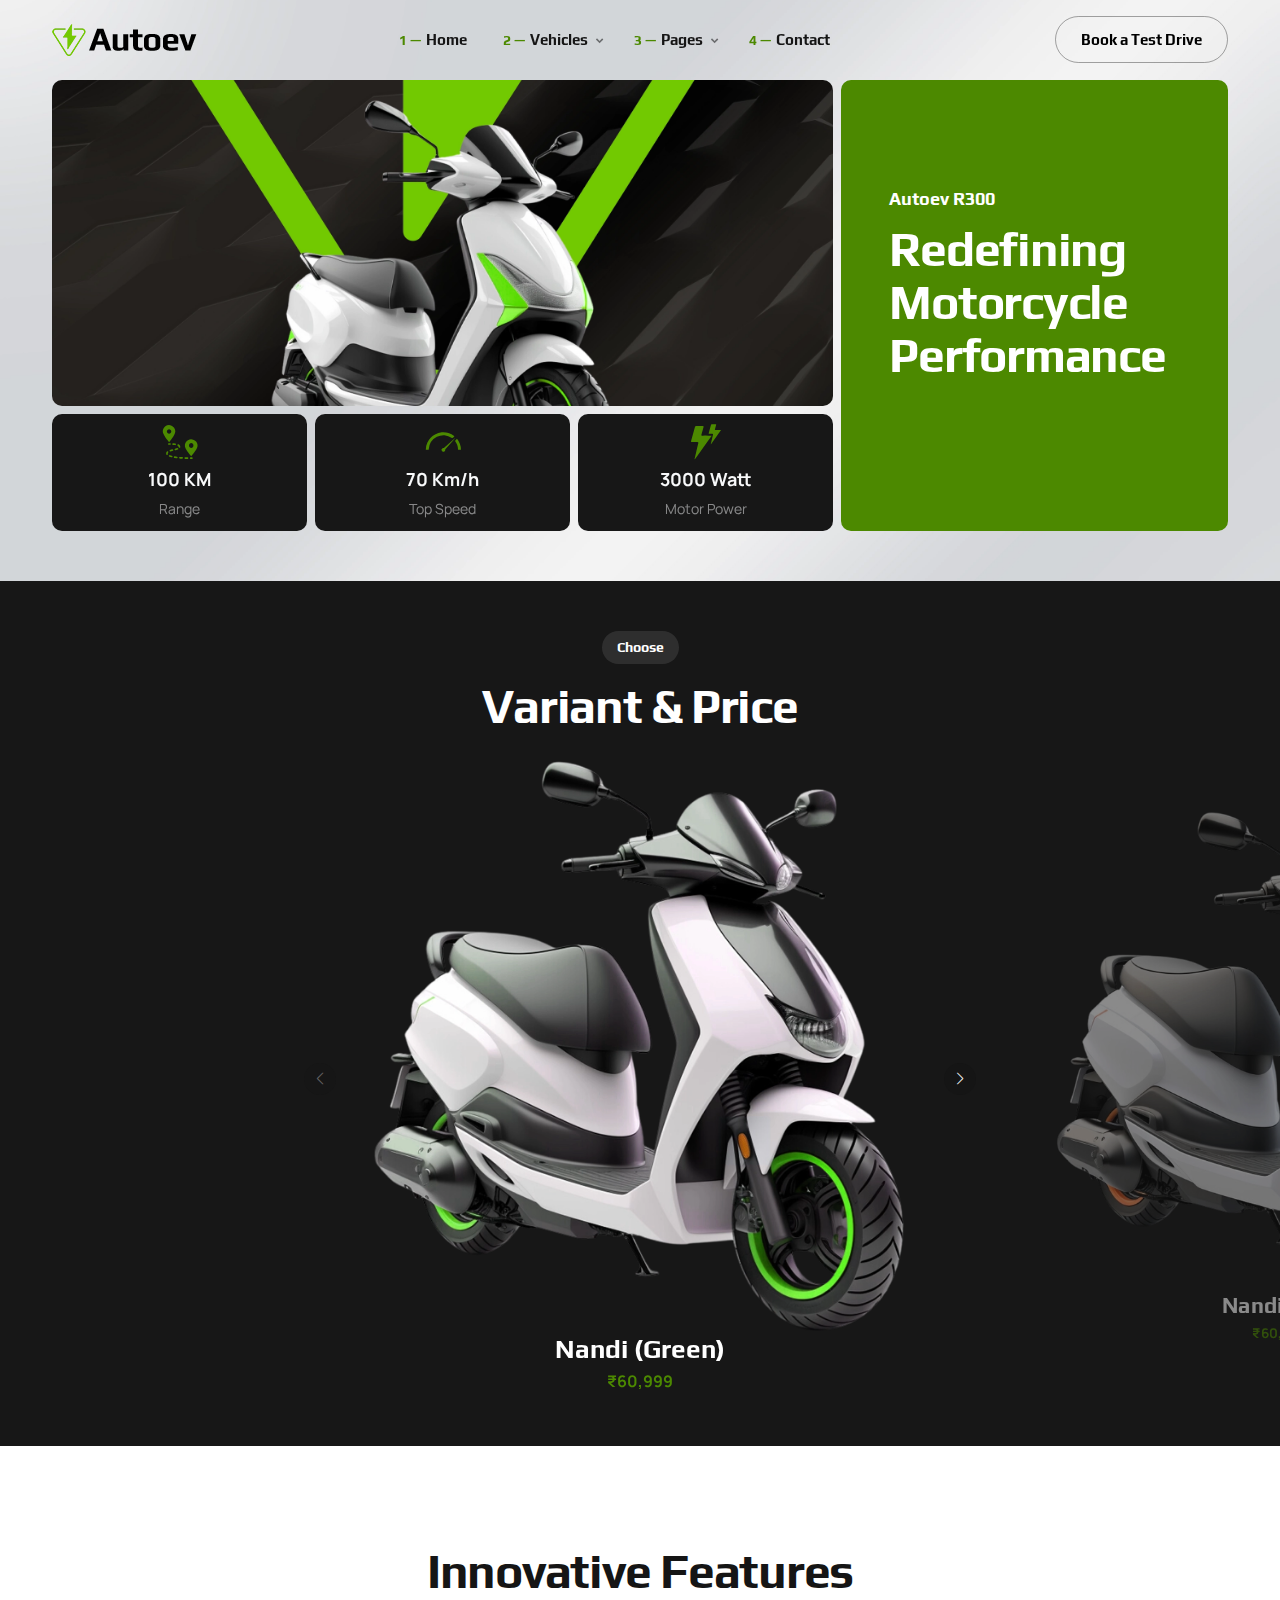
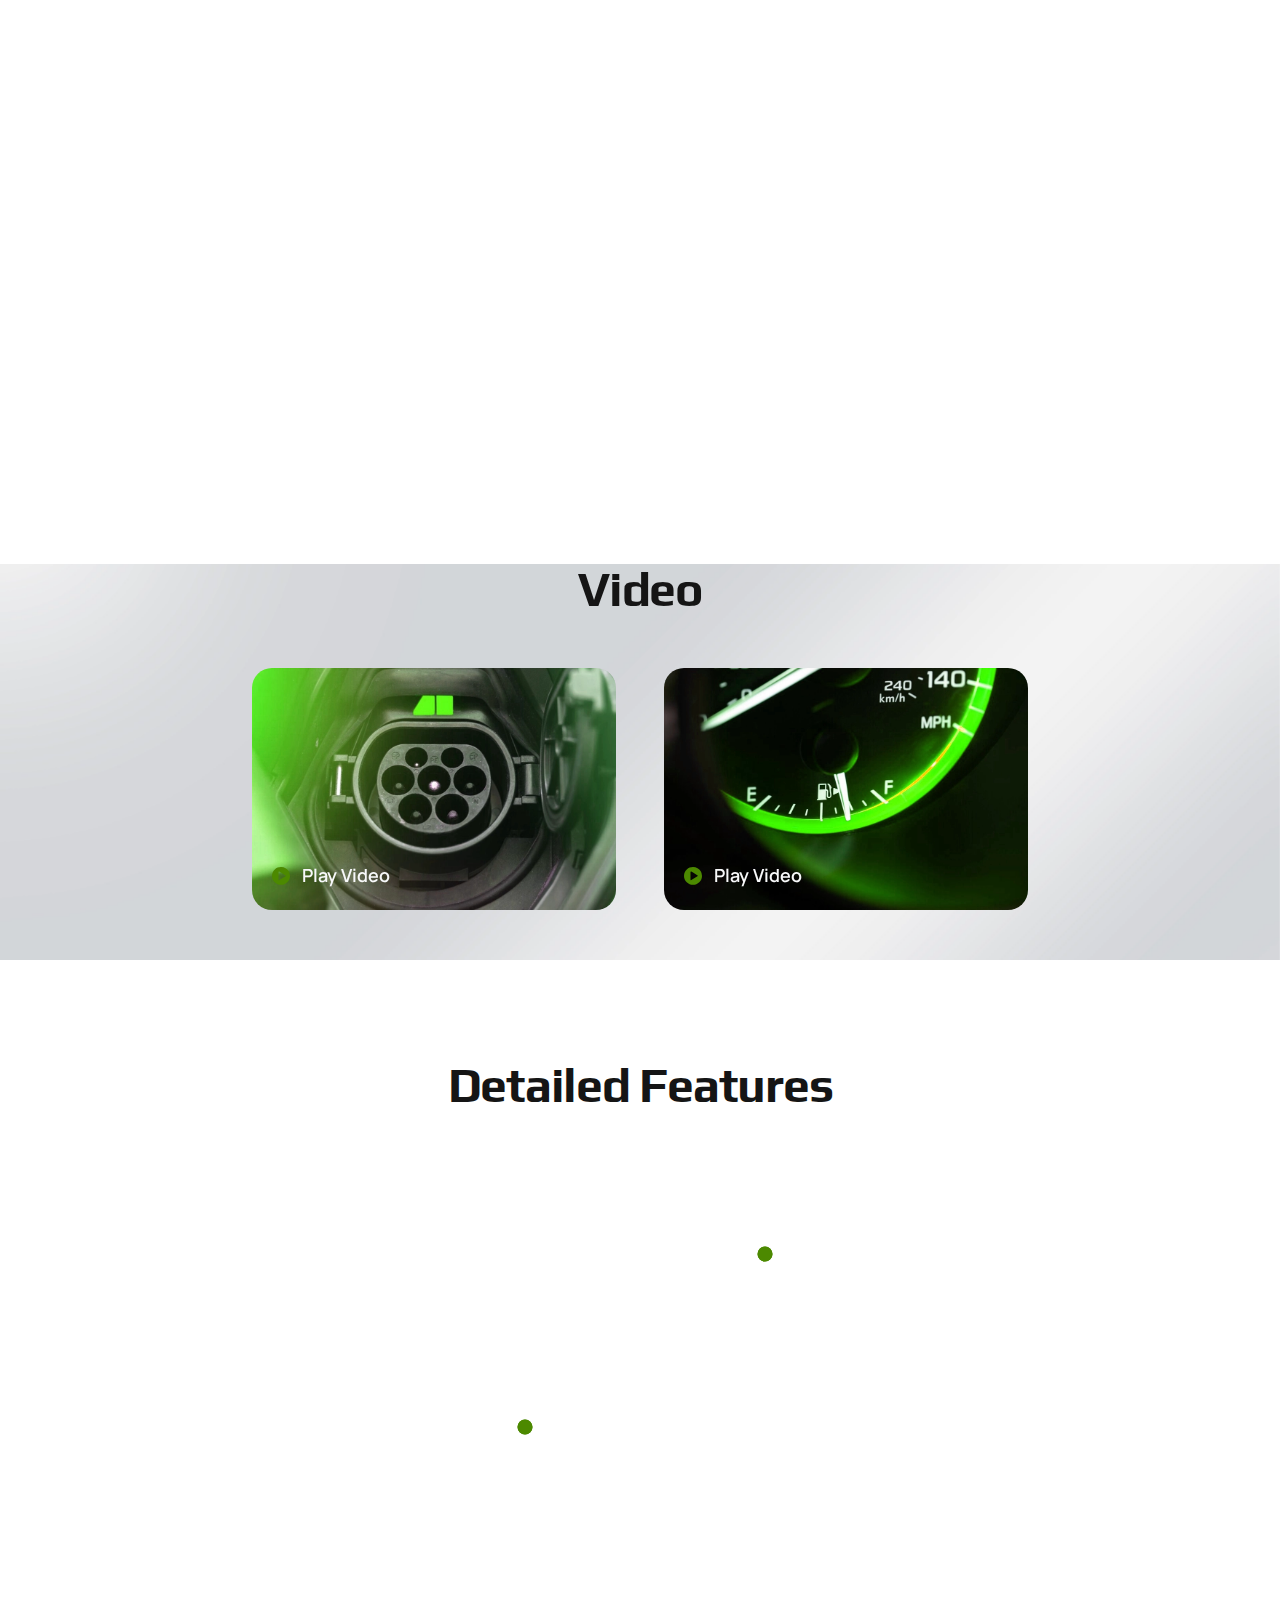
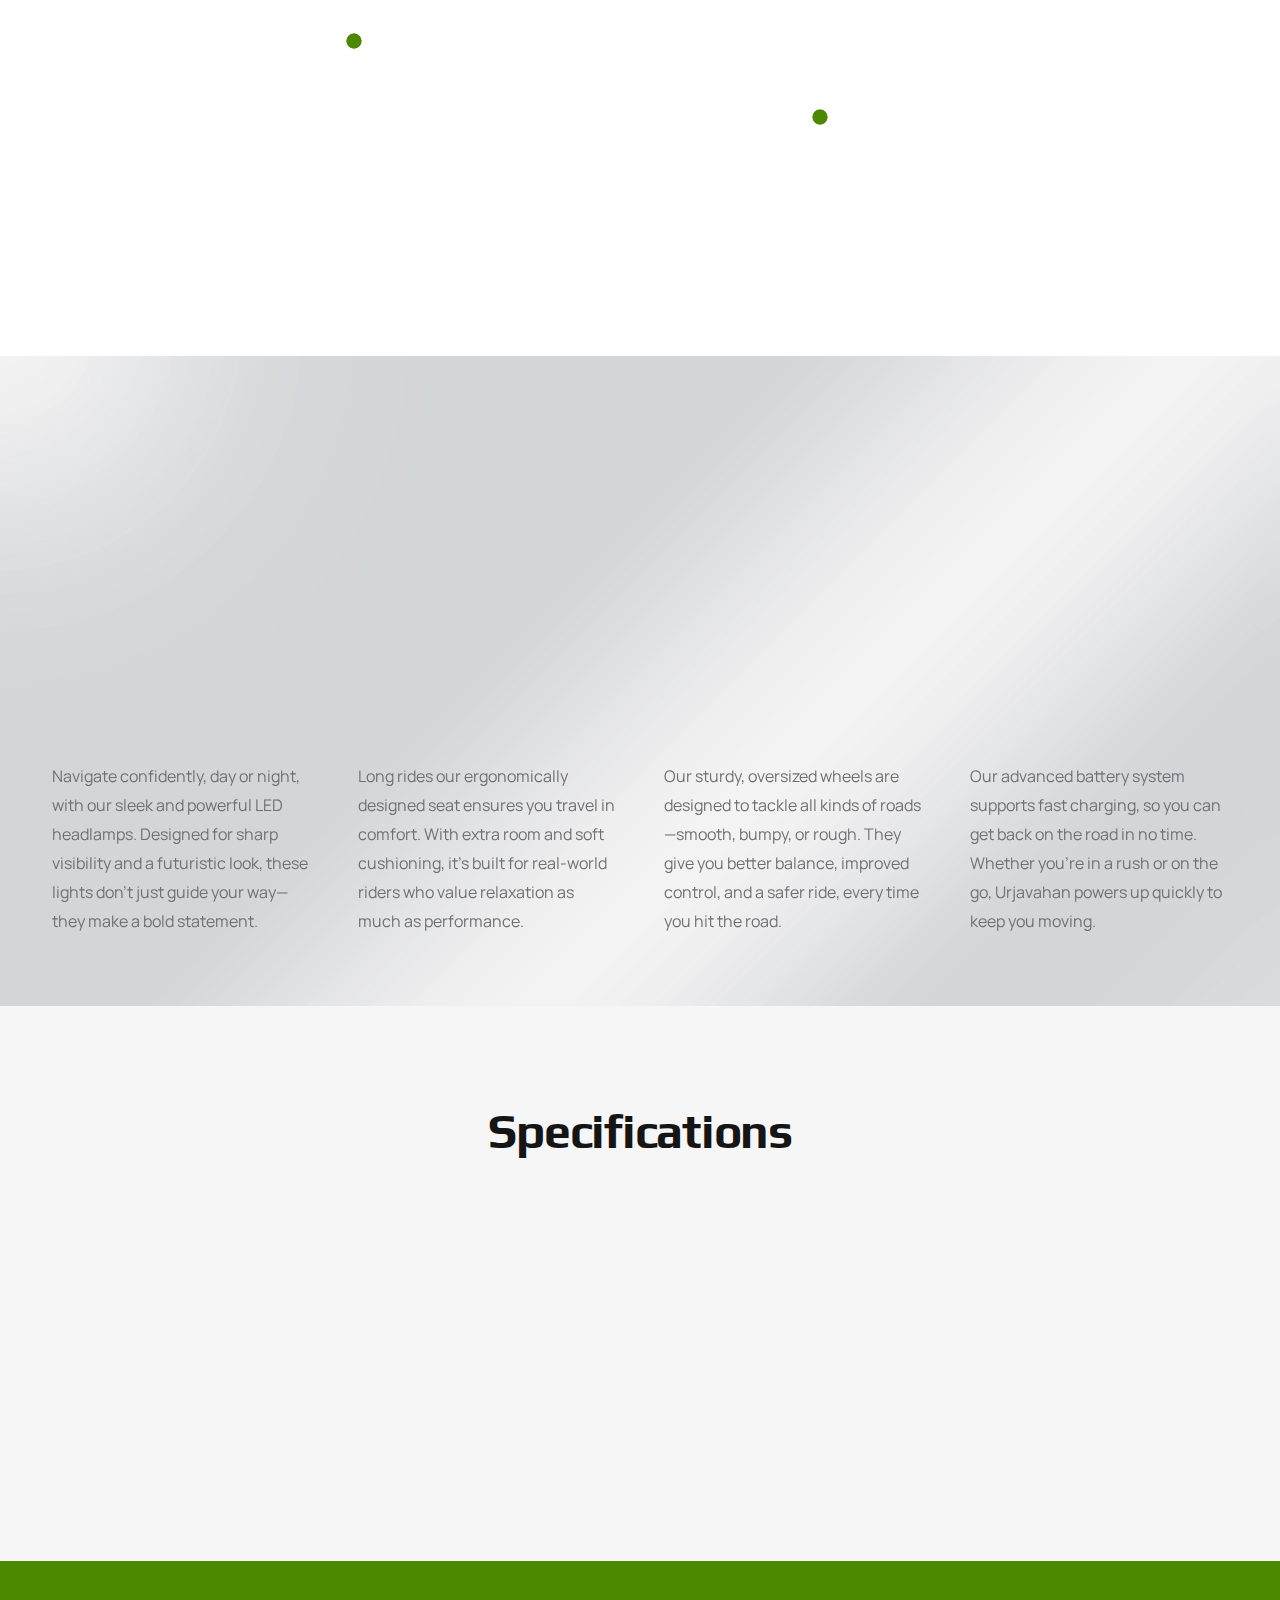
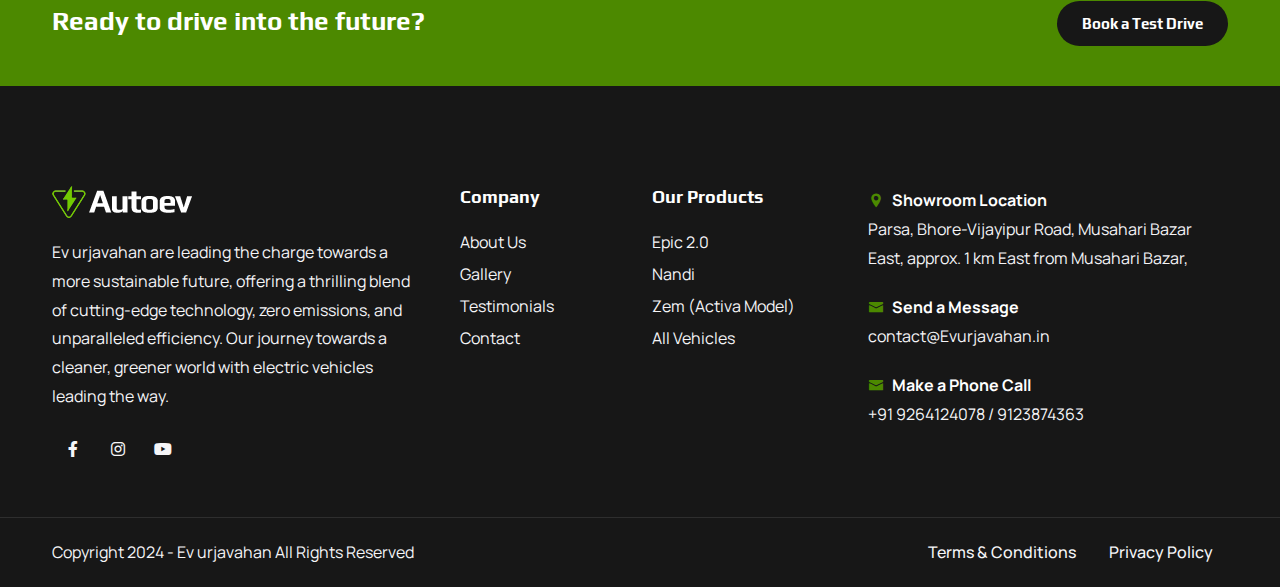
<file: vehicle-single-2.html>
<!DOCTYPE html>
<html lang="en">

<head>
    <title>Autoev — Electric Vehicle Charging EV Dealer Website Template</title>
    <link rel="icon" href="images/icon.png" type="image/gif" sizes="16x16">
    <meta content="text/html;charset=utf-8" http-equiv="Content-Type">
    <meta content="width=device-width, initial-scale=1.0" name="viewport" >
    <meta content="Autoev — Electric Vehicle Charging EV Dealer Website Template" name="description" >
    <meta content="" name="keywords" >
    <meta content="" name="author" >
    <!-- CSS Files
    ================================================== -->
    <link href="css/bootstrap.min.css" rel="stylesheet" type="text/css" id="bootstrap">
    <link href="css/plugins.css" rel="stylesheet" type="text/css" >
    <link href="css/swiper.css" rel="stylesheet" type="text/css" >
    <link href="css/style.css" rel="stylesheet" type="text/css" >
    <link href="css/swiper-custom.css" rel="stylesheet" type="text/css" >
    <link href="css/coloring.css" rel="stylesheet" type="text/css" >
    <!-- color scheme -->
    <link id="colors" href="css/colors/scheme-01.css" rel="stylesheet" type="text/css" >

</head>

<body>
    <div id="wrapper">
        <div class="float-text show-on-scroll">
            <span><a href="#">Scroll to top</a></span>
        </div>
        <div class="scrollbar-v show-on-scroll"></div>
        
        <!-- page preloader begin -->
        <div id="de-loader"></div>
        <!-- page preloader close -->

        <!-- header begin -->
        <header class="transparent header-light scroll-light has-topbar">
            <div class="container">
                <div class="row">
                    <div class="col-md-12">
                        <div class="de-flex sm-pt10">
                            <div class="de-flex-col">
                                <!-- logo begin -->
                                <div id="logo">
                                    <a href="index.html">
                                        <img class="logo-main" src="images/logo-black.webp" alt="" >
                                        <img class="logo-scroll" src="images/logo-black.webp" alt="" >
                                        <img class="logo-mobile" src="images/logo-black.webp" alt="" >
                                    </a>
                                </div>
                                <!-- logo close -->
                            </div>
                            <div class="de-flex-col header-col-mid">
                                <ul id="mainmenu">
                                    <li><a class="menu-item" href="index.html">Home</a>
                                        
                                    </li>
                                    <li><a class="menu-item" href="vehicles.html">Vehicles</a>
                                        <ul class="mega">
                                            <li>
                                                <div class="container">
                                                    <div class="sb-menu p-4">
                                                        <div class="row g-4">
                                                            <div class="col-lg-3 text-center">
                                                                <div class="bg-grey p-2 rounded-10px relative hover text-center">
                                                                    <a href="vehicle-single-1.html">
                                                                        <img src="images/misc/4.webp" class="w-100 relative z-1000 hover-scale-1-2" alt="">
                                                                        <img src="images/misc/10.webp" class="absolute start-10 top-10 w-20" alt="">
                                                                    </a>

                                                                    <div class="absolute w-100 h-100 start-0 top-0 rounded-10px hover-bg-color"></div>
                                                                </div>                            
                                                                <h4 class="mt-3 mb-1">Epic 2.O</h4>
                                                                <p class="mb-0">Ride the Future: Silent, Smooth, Electric</p>                            
                                                                
                                                            </div>
                                                            <div class="col-lg-3 text-center">
                                                                <div class="bg-grey p-2 rounded-10px relative hover text-center">
                                                                    <a href="vehicle-single-2.html">
                                                                        <img src="images/misc/m3.webp" class="w-100 relative z-1000 hover-scale-1-2" alt="">
                                                                        <img src="images/misc/10.webp" class="absolute start-10 top-10 w-20" alt="">
                                                                    </a>

                                                                    <div class="absolute w-100 h-100 start-0 top-0 rounded-10px hover-bg-color"></div>
                                                                </div>
                                                                <h4 class="mt-3 mb-1"><span class="bg-color me-2 fs-15 px-2 rounded-5px text-uppercase anim-op-blink-to-light">New</span>Zem</h4>
                                                                <p class="mb-0">Redefining Motorcycle Performance.</p>
                                                                
                                                            </div>
                                                            <div class="col-lg-3 text-center">
                                                                <div class="bg-grey p-2 rounded-10px relative hover text-center">
                                                                    <a href="vehicle-single-3.html">
                                                                        <img src="images/misc/m2.webp" class="w-100 relative z-1000 hover-scale-1-2" alt="">
                                                                        <img src="images/misc/10.webp" class="absolute start-10 top-10 w-20" alt="">
                                                                    </a>

                                                                    <div class="absolute w-100 h-100 start-0 top-0 rounded-10px hover-bg-color"></div>
                                                                </div>
                                                                <h4 class="mt-3 mb-1">Nandi</h4>
                                                                <p class="mb-0">Where Sustainability Meets Adventure.</p>
                                                                
                                                            </div>

                                                            <div class="col-lg-3 text-center">
                                                                <div class="bg-grey p-2 rounded-10px relative hover text-center">
                                                                    <a href="vehicles.html">
                                                                        <img src="images/misc/11.webp" class="w-100 relative z-1000 hover-scale-1-2" alt="">
                                                                        <img src="images/misc/10.webp" class="absolute start-10 top-10 w-20" alt="">
                                                                    </a>

                                                                    <div class="absolute w-100 h-100 start-0 top-0 rounded-10px hover-bg-color"></div>
                                                                </div>
                                                                <h4 class="mt-3 mb-1">All Vehicles</h4>
                                                                <p class="mb-0">View All Models.</p>
                                                                
                                                            </div>
                                                        </div>
                                                    </div>
                                                </div>                                                
                                            </li>
                                        </ul>
                                    </li>
                                    <li><a class="menu-item" href="#">Pages</a>
                                        <ul class="mega mega-3-cols">
                                            <div class="sb-menu p-4">
                                                <div class="row g-4">
                                                    <div class="col-lg-4">
                                                        <h5>Company</h5>
                                                        <ul class="no-bg">
                                                            <li><a href="about.html">About Us</a></li>
                                                            <li><a href="news.html">News</a></li>
                                                          
                                                       
                                                        </ul>
                                                    </div>
                                                    <div class="col-lg-4">
                                                        <h5>Vehicles</h5>
                                                        <ul class="no-bg">
                                                            <li><a href="vehicles.html">All Vehicles</a></li>
                                                            <li><a href="vehicle-single-1.html">Vehicle Details 1</a></li>
                                                            <li><a href="vehicle-single-2.html">Vehicle Details 2</a></li>
                                                            <li><a href="vehicle-single-3.html">Vehicle Details 3</a></li>
                                                            <li><a href="pricing-table.html">Pricing Table</a></li>
                                                        </ul>
                                                    </div>
                                                    <div class="col-lg-4">
                                                        <h5>Gallery</h5>
                                                        <ul class="no-bg">
                                                            <li><a href="gallery-grid.html">Gallery Grid</a></li>
                                                           
                                                        </ul>
                                                    </div>
                                                </div>
                                            </div>
                                        </ul>
                                    </li>
                                    
                                    <li><a class="menu-item" href="contact.html">Contact</a></li>
                                </ul>
                            </div>
                            <div class="de-flex-col">
                                <div class="menu_side_area">          
                                    <a href="contact.html" class="btn-line">Book a Test Drive</a>
                                    <span id="menu-btn"></span>
                                </div>
                            </div>
                        </div>
                    </div>
                </div>
            </div>
        </header>
        <!-- header close -->
        <!-- content begin -->
        <div class="no-bottom no-top" id="content">

            <div id="top"></div>

            <section class="pt80 jarallax">
                <img src="images/background/gradient-2.webp" class="jarallax-img" alt="">
                <div class="container">
                    <div class="row g-2">
                        <div class="col-lg-8">
                            <div class="row g-2">
                                
                                <div class="col-lg-12">
                                    <img src="images/misc/14.webp" class="img-fluid rounded-10px" alt="">
                                </div>

                                <div class="col-lg-12">
                                    <div class="row g-2 text-center">
                                        <div class="col-4">
                                            <div class="bg-dark text-light rounded-10px lh-1-2em p-2">
                                                <i class="fs-40 id-color icofont-map-pins"></i>
                                                <div class="fs-18 fw-bold">100 KM</div>
                                                <div class="fs-14 op-5">Range</div>
                                            </div>
                                        </div>
                                        <div class="col-4">
                                            <div class="bg-dark text-light rounded-10px lh-1-2em p-2">
                                                <i class="fs-40 id-color icofont-dashboard"></i>
                                                <div class="fs-18 fw-bold">70 Km/h</div>
                                                <div class="fs-14 op-5">Top Speed</div>
                                            </div>
                                        </div>
                                        <div class="col-4">
                                            <div class="bg-dark text-light rounded-10px lh-1-2em p-2">
                                                <i class="fs-40 id-color icofont-thunder-light"></i>
                                                <div class="fs-18 fw-bold">3000 Watt</div>
                                                <div class="fs-14 op-5">Motor Power</div>
                                            </div>
                                        </div>
                                    </div>
                                </div>

                            </div>
                            
                        </div>
                        <div class="col-lg-4">
                            <div class="p-5 bg-color text-light h-100 rounded-10px relative">
                                <div class="spacer-double"></div>
                                <h5 class="wow fadeInUp mb-2">Autoev R300</h5>
                                <div class="absolute abs-middle">
                                    <h2 class="mb-0">Redefining Motorcycle Performance</h2>
                                </div>
                                <div class="spacer-double"></div>
                            </div>
                        </div>
                    </div>
                </div>
            </section>

            <section class="bg-dark text-light">
                <div class="container">
                    <div class="row g-4 gx-5 align-items-center">
                        <div class="col-lg-12 text-center">
                            <div class="subtitle s2 wow fadeInUp mb-3">Choose</div>
                            <h2 class="mb-0">Variant &amp; Price</h2>
                        </div>
                        <div class="clearfix"></div>
                    </div>
                </div>

                <div class="swiper-container">
                  <div class="swiper">
                    <!-- Additional required wrapper -->
                    <div class="swiper-wrapper">
                      <!-- Slide 1 -->
                      <div class="swiper-slide text-center">  
                        <img src="images/misc/m1.webp" class="img-fluid" alt="">
                        <h3 class="mb-0">Nandi (Green)</h3>
                        <div class="fw-bold id-color">₹60,999</div>
                      </div>
                      <!-- Slide 2 -->
                      <div class="swiper-slide text-center">  
                        <img src="images/misc/m1b.webp" class="img-fluid" alt="">
                        <h3 class="mb-0">Nandi(Red) </h3>
                        <div class="fw-bold id-color">₹60,999</div>
                      </div>
                      <!-- Slide 3 -->
                      <div class="swiper-slide text-center">  
                        <img src="images/misc/m1c.webp" class="img-fluid" alt="">
                        <h3 class="mb-0">Nandi (Blue)</h3>
                        <div class="fw-bold id-color">₹60,999</div>
                      </div>
                    </div>
                    
                    <!-- If we need navigation buttons -->
                      <div class="swiper-button-prev"></div>
                      <div class="swiper-button-next"></div>
                  </div>
                </div>
            </section>

            <section>
    <div class="container">
        <div class="row g-4 align-items-center">
            <div class="col-lg-12 text-center">
                <div class="subtitle bg-grey text-dark wow fadeInUp mb-3">Ignite Your Ride</div>
                <h2 class="mb-0">Innovative Features</h2>
            </div>
            <div class="clearfix"></div>
            <div class="col-lg-4">
                <div class="mb-4 relative wow fadeInRight" data-wow-delay=".3s">
                    <div class="absolute top-0 end-0">01</div>
                    <i class="bg-color text-light fs-48 p-2 absolute id-color icofont-thunder-light rounded-10px"></i>
                    <div class="pl-90">
                        <h4>High-Efficiency Motor</h4>
                        <p class="mb-0">Experience the thrill of instant torque with our cutting-edge electric drive that redefines performance and efficiency.</p>
                    </div>
                </div>

                <div class="mb-4 relative wow fadeInRight" data-wow-delay=".5s">
                    <div class="absolute top-0 end-0">02</div>
                    <i class="bg-dark text-light fs-48 p-2 absolute id-color icofont-volume-mute rounded-10px"></i>
                    <div class="pl-90">
                        <h4>Ultra-Silent Operation</h4>
                        <p class="mb-0">Enjoy a noiseless journey with innovative technology designed to ensure a smooth and serene ride, every time.</p>
                    </div>
                </div>
            </div>
            <div class="col-lg-4">
                <img src="images/misc/6.webp" class="img-fluid wow scaleIn" alt="">
            </div>
            <div class="col-lg-4">
                <div class="mb-4 relative wow fadeInLeft" data-wow-delay=".3s">
                    <div class="absolute top-0 start-0">03</div>
                    <i class="bg-color text-light fs-48 p-2 absolute end-0 id-color icofont-leaf rounded-10px"></i>
                    <div class="pr-90">
                        <h4 class="text-end">Zero Emissions</h4>
                        <p class="text-end mb-0">Commit to a cleaner future with a fully electric system that produces zero harmful emissions.</p>
                    </div>
                </div>

                <div class="mb-4 relative wow fadeInLeft" data-wow-delay=".3s">
                    <div class="absolute top-0 start-0">04</div>
                    <i class="bg-dark text-light fs-48 p-2 absolute end-0 id-color icofont-road rounded-10px"></i>
                    <div class="pr-90">
                        <h4 class="text-end">Extended Range</h4>
                        <p class="text-end mb-0">Go the distance with our advanced battery system, engineered for longer journeys and superior reliability.</p>
                    </div>
                </div>
            </div>
        </div>
    </div>
</section>


            <section class="jarallax">
                <img src="images/background/gradient-2.webp" class="jarallax-img" alt="">
                <div class="container">
                    <div class="row g-4 align-items-center">
                        <div class="col-lg-12 text-center">
                            <div class="subtitle text-dark wow fadeInUp mb-3">Play</div>
                            <h2 class="mb-0">Video</h2>
                        </div>
                        <div class="clearfix"></div>
                        <div class="col-lg-8 offset-lg-2">
                            <div class="row g-4 gx-5">
                                <div class="col-lg-6">
                                    <div class="relative">
                                        <a href="https://www.youtube.com/embed/36FjQAudDk8" class="popup-youtube">
                                        <span class="absolute start-20px fs-18 bottom-20px text-light fw-600">
                                            <i class="icofont-play-alt-1 me-2 id-color"></i> Play Video
                                        </span>
                                        <img src="images/misc/1.webp" class="img-fluid rounded-20px" alt=""></a>
                                    </div>
                                </div>

                                <div class="col-lg-6">
                                    <div class="relative">
                                        <a href="https://www.youtube.com/embed/36FjQAudDk8" class="popup-youtube">
                                        <span class="absolute start-20px fs-18 bottom-20px text-light fw-600">
                                            <i class="icofont-play-alt-1 me-2 id-color"></i> Play Video
                                        </span>
                                        <img src="images/misc/2.webp" class="img-fluid rounded-20px" alt=""></a>
                                    </div>
                                </div>
                            </div>
                        </div>
                    </div>
                </div>
            </section>

            <section>
                <div class="container">
                    <div class="row g-4 align-items-center">
                        <div class="col-lg-12 text-center">
                            <div class="subtitle bg-grey text-dark wow fadeInUp mb-3">Spark Change</div>
                            <h2 class="mb-0">Detailed Features</h2>
                        </div>
                        <div class="clearfix"></div>
                        
                        <div class="col-lg-8 offset-lg-2">
                            <div class="relative">
                                <img src="images/misc/m1.webp" class="img-fluid wow scaleIn" alt="">
                                <div class="de-dot mt-20" style="left:61%; top:10%" href="#">
                                    <div class="d-content bg-color text-light">
                                        <h5>Modern Headlamp</h5>
                                        Eiusmod quis est do id excepteur ut mollit cupidatat quis consequat cillum aute culpa aliqua ut dolor.
                                    </div>
                                </div>
                                <div class="de-dot mt-20" style="left:68%; top:77%" href="#">
                                    <div class="d-content bg-color text-light">
                                        <h5>Large Wheels</h5>
                                        Eiusmod quis est do id excepteur ut mollit cupidatat quis consequat cillum aute culpa aliqua ut dolor.
                                    </div>
                                </div>
                                <div class="de-dot mt-20" style="left:30%; top:35%" href="#">
                                    <div class="d-content bg-color text-light">
                                        <h5>Spacious Seat</h5>
                                        Eiusmod quis est do id excepteur ut mollit cupidatat quis consequat cillum aute culpa aliqua ut dolor.
                                    </div>
                                </div>
                                <div class="de-dot mt-20" style="left:8%; top:66%" href="#">
                                    <div class="d-content bg-color text-light">
                                        <h5>Powerfull Motor</h5>
                                        Eiusmod quis est do id excepteur ut mollit cupidatat quis consequat cillum aute culpa aliqua ut dolor.
                                    </div>
                                </div>
                            </div>
                        </div>
                        
                    </div>
                </div>
            </section>

            <section class="jarallax">
                <img src="images/background/gradient-2.webp" class="jarallax-img" alt="">
                <div class="container">
                    <div class="row g-4 gx-5 align-items-center">
                        <div class="col-lg-12">
                            <div class="subtitle bg-color text-light wow fadeInUp mb-3">Ev urjavahan Technology</div>
                            <h2 class="wow fadeInUp">Power &amp; Precision</h2>
                        </div>
                        <div class="col-lg-3">
                            <div class="bg-white p-2 pb-0 mb-4 rounded-10 bottom-0 text-center z-index-2 wow scaleIn" data-wow-delay=".0s">
                                <img src="images/misc/p1.webp" class="img-fluid rounded-10 mb-2" alt="">
                                <h5 class="no-bottom text-dark">Modern Headlamp</h5>
                                <p class="small mb-1 text-dark">Style Meets Safety</p>
                            </div>
                            <p class="np-bottom">Navigate confidently, day or night, with our sleek and powerful LED headlamps. Designed for sharp visibility and a futuristic look, these lights don’t just guide your way—they make a bold statement.</p>
                        </div>

                        <div class="col-lg-3">
                            <div class="bg-white p-2 pb-0 mb-4 rounded-10 bottom-0 text-center z-index-2 wow scaleIn" data-wow-delay=".2s">
                                <img src="images/misc/p2.webp" class="img-fluid rounded-10 mb-2" alt="">
                                <h5 class="no-bottom text-dark">Spacious Seat</h5>
                                <p class="small mb-1 text-dark">Comfort That Moves With You.</p>
                            </div>
                            <p class="np-bottom">Long rides our ergonomically designed seat ensures you travel in comfort. With extra room and soft cushioning, it’s built for real-world riders who value relaxation as much as performance.</p>
                        </div>

                        <div class="col-lg-3">
                            <div class="bg-white p-2 pb-0 mb-4 rounded-10 bottom-0 text-center z-index-2 wow scaleIn" data-wow-delay=".4s">
                                <img src="images/misc/p3.webp" class="img-fluid rounded-10 mb-2" alt="">
                                <h5 class="no-bottom text-dark">Large Wheels</h5>
                                <p class="small mb-1 text-dark">Grip. Stability. Control.</p>
                            </div>
                            <p class="np-bottom">Our sturdy, oversized wheels are designed to tackle all kinds of roads—smooth, bumpy, or rough. They give you better balance, improved control, and a safer ride, every time you hit the road.</p>
                        </div>

                        <div class="col-lg-3">
                            <div class="bg-white p-2 pb-0 mb-4 rounded-10 bottom-0 text-center z-index-2 wow scaleIn" data-wow-delay=".6s">
                                <img src="images/misc/p4.webp" class="img-fluid rounded-10 mb-2" alt="">
                                <h5 class="no-bottom text-dark">Quick Charge</h5>
                                <p class="small mb-1 text-dark">Less Waiting. More Riding.</p>
                            </div>
                            <p class="np-bottom">Our advanced battery system supports fast charging, so you can get back on the road in no time. Whether you're in a rush or on the go, Urjavahan powers up quickly to keep you moving.</p>
                        </div>
                    </div>
                </div>
            </section>

            <section class="bg-grey">
                <div class="container">
                    <div class="row g-4 align-items-center">
                        <div class="col-lg-12 text-center">
                            <div class="subtitle bg-white text-dark wow fadeInUp mb-3">Detailed</div>
                            <h2 class="mb-0">Specifications</h2>
                        </div>
                        <div class="clearfix"></div>
                        <div class="col-md-8 offset-lg-2 wow fadeInUp">
                            <div class="accordion">
                                <div class="accordion-section">
                                    <div class="accordion-section-title" data-tab="#accordion-1">
                                        <h4 class="mb-0 d-inline">Motor</h4>
                                    </div>
                                    <div class="accordion-section-content" id="accordion-1">
                                        <ul>
                                        <li>Type: Brushless DC motor</li>
                                        <li>Power: 40 kW (53 hp)</li>
                                        <li>Torque: 85 Nm</li>
                                        </ul>
                                    </div>
                                    <div class="accordion-section-title" data-tab="#accordion-2">
                                        <h4 class="mb-0 d-inline">Battery</h4>
                                    </div>
                                    <div class="accordion-section-content" id="accordion-2">
                                        <ul>
                                        <li>Type: Lithium-ion</li>
                                        <li>Capacity: 10 kWh</li>
                                        <li>Voltage: 96V</li>
                                        <li>Charging time: 3 hours (fast charging)</li>
                                        </ul>
                                    </div>
                                    <div class="accordion-section-title" data-tab="#accordion-3">
                                         <h4 class="mb-0 d-inline">Performance</h4>
                                    </div>
                                    <div class="accordion-section-content" id="accordion-3">
                                        <ul>
                                        <li>Top speed: 160 km/h (99 mph)</li>
                                        <li>Acceleration (0-100 km/h): 4.5 seconds</li>
                                        <li>Range: Up to 200 km (124 miles) on a single charge (city riding)</li>
                                        </ul>
                                    </div>
                                    <div class="accordion-section-title" data-tab="#accordion-4">
                                         <h4 class="mb-0 d-inline">Chassis</h4>
                                    </div>
                                    <div class="accordion-section-content" id="accordion-4">
                                        <ul>
                                        <li>Frame: Steel trellis frame</li>
                                        <li>Suspension: Front telescopic fork, rear mono-shock</li>
                                        <li>Brakes: Front and rear disc brakes with ABS</li>
                                        </ul>
                                    </div>
                                    <div class="accordion-section-title" data-tab="#accordion-5">
                                         <h4 class="mb-0 d-inline">Dimensions</h4>
                                    </div>
                                    <div class="accordion-section-content" id="accordion-5">
                                        <ul>
                                        <li>Length: 2,000 mm</li>
                                        <li>Width: 800 mm</li>
                                        <li>Height: 1,100 mm</li>
                                        <li>Seat height: 800 mm</li>
                                        <li>Ground clearance: 150 mm</li>
                                        <li>Weight: 180 kg (396 lbs)</li>
                                        </ul>
                                    </div>
                                </div>
                            </div>
                        </div>
                    </div>
                </div>
            </section>   

            <section class="bg-color text-light pt40 pb40">
                <div class="container">
                    <div class="row g-4 align-items-center">
                        <div class="col-lg-9">
                            <h3 class="mb-1">Ready to drive into the future?</h3>
                        </div>

                        <div class="col-lg-3 text-lg-end text-start">
                            <a class="btn-main bg-dark" href="contact.html">Book a Test Drive</a>
                        </div>
                    </div>
                </div>
            </section>

        </div>
        <!-- content close -->
        
         <!-- footer begin -->
        <footer class="section-dark">
            <div class="container">
                <div class="row gx-5">
                    <div class="col-lg-4 col-sm-6">
                        <img src="images/logo-white.webp" alt="">
                        <div class="spacer-20"></div>
                        <p>Ev urjavahan are leading the charge towards a more sustainable future, offering a thrilling
                            blend of cutting-edge technology, zero emissions, and unparalleled efficiency. Our journey
                            towards a cleaner, greener world with electric vehicles leading the way.</p>

                        <div class="social-icons mb-sm-30">
                            <a href="#"><i class="fa-brands fa-facebook-f"></i></a>
                            <a href="https://www.instagram.com/evurjavahan/"><i class="fa-brands fa-instagram"></i></a>
                            <!-- <a href="#"><i class="fa-brands fa-x-twitter"></i></a> -->
                            <a href="#"><i class="fa-brands fa-youtube"></i></a>

                        </div>
                    </div>
                    <div class="col-lg-4 col-sm-12 order-lg-1 order-sm-2">
                        <div class="row">
                            <div class="col-lg-6 col-sm-6">
                                <div class="widget">
                                    <h5>Company</h5>
                                    <ul>
                                        <li><a href="about.html">About Us</a></li>
                                        <li><a href="gallery-grid.html">Gallery</a></li>
                                        <li><a href="testimonials.html">Testimonials</a></li>
                                        <li><a href="contact.html">Contact</a></li>
                                    </ul>
                                </div>
                            </div>
                            <div class="col-lg-6 col-sm-6">
                                <div class="widget">
                                    <h5>Our Products</h5>
                                    <ul>
                                        <li><a href="vehicle-single-1.html">Epic 2.0</a></li>
                                        <li><a href="vehicle-single-2.html">Nandi</a></li>
                                        <li><a href="vehicle-single-3.html">Zem (Activa Model)</a></li>
                                        <li><a href="vehicles.html">All Vehicles</a></li>
                                        <!-- <li><a href="dealers.html">Dealers</a></li> -->
                                    </ul>
                                </div>
                            </div>
                        </div>
                    </div>
                    <div class="col-lg-4 col-sm-6 order-lg-2 order-sm-1">
                        <div class="widget">
                            <div class="fw-bold text-white"><i class="icofont-location-pin me-2 id-color"></i>Showroom
                                Location</div>
                            Parsa, Bhore-Vijayipur Road, Musahari Bazar East, approx. 1 km East from Musahari Bazar,
                            <div class="spacer-20"></div>

                            <div class="fw-bold text-white"><i class="icofont-envelope me-2 id-color"></i>Send a Message
                            </div>
                            contact@Evurjavahan.in

                            <div class="spacer-20"></div>

                            <div class="fw-bold text-white"><i class="icofont-envelope me-2 id-color"></i>Make a Phone
                                Call</div>
                            +91 9264124078 / 9123874363
                        </div>
                    </div>
                </div>
            </div>
            <div class="subfooter">
                <div class="container">
                    <div class="row">
                        <div class="col-md-12">
                            <div class="de-flex">
                                <div class="de-flex-col">
                                    Copyright 2024 - Ev urjavahan All Rights Reserved
                                </div>
                                <ul class="menu-simple">
                                    <li><a href="#">Terms &amp; Conditions</a></li>
                                    <li><a href="#">Privacy Policy</a></li>
                                </ul>
                            </div>
                        </div>
                    </div>
                </div>
            </div>
        </footer>
        <!-- footer close -->
    </div>


    
    <!-- Javascript Files
    ================================================== -->
    <script src="js/plugins.js"></script>
    <script src="js/designesia.js"></script>
    <script src="js/swiper.js"></script>
    <script src="js/custom-marquee.js"></script>
    <script src="js/custom-swiper-1.js"></script>

</body>

</html>
</file>
<file: fonts/et-line-font/style.css>
@font-face {
	font-family: 'et-line';
	src:url('fonts/et-line.eot');
	src:url('fonts/et-line.eot?#iefix') format('embedded-opentype'),
		url('fonts/et-line.woff') format('woff'),
		url('fonts/et-line.ttf') format('truetype'),
		url('fonts/et-line.svg#et-line') format('svg');
	font-weight: normal;
	font-style: normal;
}

/* Use the following CSS code if you want to use data attributes for inserting your icons */
[data-icon]:before {
	font-family: 'et-line';
	content: attr(data-icon);
	speak: none;
	font-weight: normal;
	font-variant: normal;
	text-transform: none;
	line-height: 1;
	-webkit-font-smoothing: antialiased;
	-moz-osx-font-smoothing: grayscale;
	display:inline-block;
}

/* Use the following CSS code if you want to have a class per icon */
/*
Instead of a list of all class selectors,
you can use the generic selector below, but it's slower:
[class*="icon-"] {
*/
.icon-mobile, .icon-laptop, .icon-desktop, .icon-tablet, .icon-phone, .icon-document, .icon-documents, .icon-search, .icon-clipboard, .icon-newspaper, .icon-notebook, .icon-book-open, .icon-browser, .icon-calendar, .icon-presentation, .icon-picture, .icon-pictures, .icon-video, .icon-camera, .icon-printer, .icon-toolbox, .icon-briefcase, .icon-wallet, .icon-gift, .icon-bargraph, .icon-grid, .icon-expand, .icon-focus, .icon-edit, .icon-adjustments, .icon-ribbon, .icon-hourglass, .icon-lock, .icon-megaphone, .icon-shield, .icon-trophy, .icon-flag, .icon-map, .icon-puzzle, .icon-basket, .icon-envelope, .icon-streetsign, .icon-telescope, .icon-gears, .icon-key, .icon-paperclip, .icon-attachment, .icon-pricetags, .icon-lightbulb, .icon-layers, .icon-pencil, .icon-tools, .icon-tools-2, .icon-scissors, .icon-paintbrush, .icon-magnifying-glass, .icon-circle-compass, .icon-linegraph, .icon-mic, .icon-strategy, .icon-beaker, .icon-caution, .icon-recycle, .icon-anchor, .icon-profile-male, .icon-profile-female, .icon-bike, .icon-wine, .icon-hotairballoon, .icon-globe, .icon-genius, .icon-map-pin, .icon-dial, .icon-chat, .icon-heart, .icon-cloud, .icon-upload, .icon-download, .icon-target, .icon-hazardous, .icon-piechart, .icon-speedometer, .icon-global, .icon-compass, .icon-lifesaver, .icon-clock, .icon-aperture, .icon-quote, .icon-scope, .icon-alarmclock, .icon-refresh, .icon-happy, .icon-sad, .icon-facebook, .icon-twitter, .icon-googleplus, .icon-rss, .icon-tumblr, .icon-linkedin, .icon-dribbble {
	font-family: 'et-line';
	speak: none;
	font-style: normal;
	font-weight: normal;
	font-variant: normal;
	text-transform: none;
	line-height: 1;
	-webkit-font-smoothing: antialiased;
	-moz-osx-font-smoothing: grayscale;
	display:inline-block;
}
.icon-mobile:before {
	content: "\e000";
}
.icon-laptop:before {
	content: "\e001";
}
.icon-desktop:before {
	content: "\e002";
}
.icon-tablet:before {
	content: "\e003";
}
.icon-phone:before {
	content: "\e004";
}
.icon-document:before {
	content: "\e005";
}
.icon-documents:before {
	content: "\e006";
}
.icon-search:before {
	content: "\e007";
}
.icon-clipboard:before {
	content: "\e008";
}
.icon-newspaper:before {
	content: "\e009";
}
.icon-notebook:before {
	content: "\e00a";
}
.icon-book-open:before {
	content: "\e00b";
}
.icon-browser:before {
	content: "\e00c";
}
.icon-calendar:before {
	content: "\e00d";
}
.icon-presentation:before {
	content: "\e00e";
}
.icon-picture:before {
	content: "\e00f";
}
.icon-pictures:before {
	content: "\e010";
}
.icon-video:before {
	content: "\e011";
}
.icon-camera:before {
	content: "\e012";
}
.icon-printer:before {
	content: "\e013";
}
.icon-toolbox:before {
	content: "\e014";
}
.icon-briefcase:before {
	content: "\e015";
}
.icon-wallet:before {
	content: "\e016";
}
.icon-gift:before {
	content: "\e017";
}
.icon-bargraph:before {
	content: "\e018";
}
.icon-grid:before {
	content: "\e019";
}
.icon-expand:before {
	content: "\e01a";
}
.icon-focus:before {
	content: "\e01b";
}
.icon-edit:before {
	content: "\e01c";
}
.icon-adjustments:before {
	content: "\e01d";
}
.icon-ribbon:before {
	content: "\e01e";
}
.icon-hourglass:before {
	content: "\e01f";
}
.icon-lock:before {
	content: "\e020";
}
.icon-megaphone:before {
	content: "\e021";
}
.icon-shield:before {
	content: "\e022";
}
.icon-trophy:before {
	content: "\e023";
}
.icon-flag:before {
	content: "\e024";
}
.icon-map:before {
	content: "\e025";
}
.icon-puzzle:before {
	content: "\e026";
}
.icon-basket:before {
	content: "\e027";
}
.icon-envelope:before {
	content: "\e028";
}
.icon-streetsign:before {
	content: "\e029";
}
.icon-telescope:before {
	content: "\e02a";
}
.icon-gears:before {
	content: "\e02b";
}
.icon-key:before {
	content: "\e02c";
}
.icon-paperclip:before {
	content: "\e02d";
}
.icon-attachment:before {
	content: "\e02e";
}
.icon-pricetags:before {
	content: "\e02f";
}
.icon-lightbulb:before {
	content: "\e030";
}
.icon-layers:before {
	content: "\e031";
}
.icon-pencil:before {
	content: "\e032";
}
.icon-tools:before {
	content: "\e033";
}
.icon-tools-2:before {
	content: "\e034";
}
.icon-scissors:before {
	content: "\e035";
}
.icon-paintbrush:before {
	content: "\e036";
}
.icon-magnifying-glass:before {
	content: "\e037";
}
.icon-circle-compass:before {
	content: "\e038";
}
.icon-linegraph:before {
	content: "\e039";
}
.icon-mic:before {
	content: "\e03a";
}
.icon-strategy:before {
	content: "\e03b";
}
.icon-beaker:before {
	content: "\e03c";
}
.icon-caution:before {
	content: "\e03d";
}
.icon-recycle:before {
	content: "\e03e";
}
.icon-anchor:before {
	content: "\e03f";
}
.icon-profile-male:before {
	content: "\e040";
}
.icon-profile-female:before {
	content: "\e041";
}
.icon-bike:before {
	content: "\e042";
}
.icon-wine:before {
	content: "\e043";
}
.icon-hotairballoon:before {
	content: "\e044";
}
.icon-globe:before {
	content: "\e045";
}
.icon-genius:before {
	content: "\e046";
}
.icon-map-pin:before {
	content: "\e047";
}
.icon-dial:before {
	content: "\e048";
}
.icon-chat:before {
	content: "\e049";
}
.icon-heart:before {
	content: "\e04a";
}
.icon-cloud:before {
	content: "\e04b";
}
.icon-upload:before {
	content: "\e04c";
}
.icon-download:before {
	content: "\e04d";
}
.icon-target:before {
	content: "\e04e";
}
.icon-hazardous:before {
	content: "\e04f";
}
.icon-piechart:before {
	content: "\e050";
}
.icon-speedometer:before {
	content: "\e051";
}
.icon-global:before {
	content: "\e052";
}
.icon-compass:before {
	content: "\e053";
}
.icon-lifesaver:before {
	content: "\e054";
}
.icon-clock:before {
	content: "\e055";
}
.icon-aperture:before {
	content: "\e056";
}
.icon-quote:before {
	content: "\e057";
}
.icon-scope:before {
	content: "\e058";
}
.icon-alarmclock:before {
	content: "\e059";
}
.icon-refresh:before {
	content: "\e05a";
}
.icon-happy:before {
	content: "\e05b";
}
.icon-sad:before {
	content: "\e05c";
}
.icon-facebook:before {
	content: "\e05d";
}
.icon-twitter:before {
	content: "\e05e";
}
.icon-googleplus:before {
	content: "\e05f";
}
.icon-rss:before {
	content: "\e060";
}
.icon-tumblr:before {
	content: "\e061";
}
.icon-linkedin:before {
	content: "\e062";
}
.icon-dribbble:before {
	content: "\e063";
}
</file>
<file: fonts/elegant_font/HTML_CSS/style.css>
@font-face {
	font-family: 'ElegantIcons';
	src:url('fonts/ElegantIcons.eot');
	src:url('fonts/ElegantIcons.eot?#iefix') format('embedded-opentype'),
		url('fonts/ElegantIcons.woff') format('woff'),
		url('fonts/ElegantIcons.ttf') format('truetype'),
		url('fonts/ElegantIcons.svg#ElegantIcons') format('svg');
	font-weight: normal;
	font-style: normal;
}

/* Use the following CSS code if you want to use data attributes for inserting your icons */
[data-icon]:before {
	font-family: 'ElegantIcons';
	content: attr(data-icon);
	speak: none;
	font-weight: normal;
	font-variant: normal;
	text-transform: none;
	line-height: 1;
	-webkit-font-smoothing: antialiased;
	-moz-osx-font-smoothing: grayscale;
}

/* Use the following CSS code if you want to have a class per icon */
/*
Instead of a list of all class selectors,
you can use the generic selector below, but it's slower:
[class*="your-class-prefix"] {
*/
.arrow_up, .arrow_down, .arrow_left, .arrow_right, .arrow_left-up, .arrow_right-up, .arrow_right-down, .arrow_left-down, .arrow-up-down, .arrow_up-down_alt, .arrow_left-right_alt, .arrow_left-right, .arrow_expand_alt2, .arrow_expand_alt, .arrow_condense, .arrow_expand, .arrow_move, .arrow_carrot-up, .arrow_carrot-down, .arrow_carrot-left, .arrow_carrot-right, .arrow_carrot-2up, .arrow_carrot-2down, .arrow_carrot-2left, .arrow_carrot-2right, .arrow_carrot-up_alt2, .arrow_carrot-down_alt2, .arrow_carrot-left_alt2, .arrow_carrot-right_alt2, .arrow_carrot-2up_alt2, .arrow_carrot-2down_alt2, .arrow_carrot-2left_alt2, .arrow_carrot-2right_alt2, .arrow_triangle-up, .arrow_triangle-down, .arrow_triangle-left, .arrow_triangle-right, .arrow_triangle-up_alt2, .arrow_triangle-down_alt2, .arrow_triangle-left_alt2, .arrow_triangle-right_alt2, .arrow_back, .icon_minus-06, .icon_plus, .icon_close, .icon_check, .icon_minus_alt2, .icon_plus_alt2, .icon_close_alt2, .icon_check_alt2, .icon_zoom-out_alt, .icon_zoom-in_alt, .icon_search, .icon_box-empty, .icon_box-selected, .icon_minus-box, .icon_plus-box, .icon_box-checked, .icon_circle-empty, .icon_circle-slelected, .icon_stop_alt2, .icon_stop, .icon_pause_alt2, .icon_pause, .icon_menu, .icon_menu-square_alt2, .icon_menu-circle_alt2, .icon_ul, .icon_ol, .icon_adjust-horiz, .icon_adjust-vert, .icon_document_alt, .icon_documents_alt, .icon_pencil, .icon_pencil-edit_alt, .icon_pencil-edit, .icon_folder-alt, .icon_folder-open_alt, .icon_folder-add_alt, .icon_info_alt, .icon_error-oct_alt, .icon_error-circle_alt, .icon_error-triangle_alt, .icon_question_alt2, .icon_question, .icon_comment_alt, .icon_chat_alt, .icon_vol-mute_alt, .icon_volume-low_alt, .icon_volume-high_alt, .icon_quotations, .icon_quotations_alt2, .icon_clock_alt, .icon_lock_alt, .icon_lock-open_alt, .icon_key_alt, .icon_cloud_alt, .icon_cloud-upload_alt, .icon_cloud-download_alt, .icon_image, .icon_images, .icon_lightbulb_alt, .icon_gift_alt, .icon_house_alt, .icon_genius, .icon_mobile, .icon_tablet, .icon_laptop, .icon_desktop, .icon_camera_alt, .icon_mail_alt, .icon_cone_alt, .icon_ribbon_alt, .icon_bag_alt, .icon_creditcard, .icon_cart_alt, .icon_paperclip, .icon_tag_alt, .icon_tags_alt, .icon_trash_alt, .icon_cursor_alt, .icon_mic_alt, .icon_compass_alt, .icon_pin_alt, .icon_pushpin_alt, .icon_map_alt, .icon_drawer_alt, .icon_toolbox_alt, .icon_book_alt, .icon_calendar, .icon_film, .icon_table, .icon_contacts_alt, .icon_headphones, .icon_lifesaver, .icon_piechart, .icon_refresh, .icon_link_alt, .icon_link, .icon_loading, .icon_blocked, .icon_archive_alt, .icon_heart_alt, .icon_star_alt, .icon_star-half_alt, .icon_star, .icon_star-half, .icon_tools, .icon_tool, .icon_cog, .icon_cogs, .arrow_up_alt, .arrow_down_alt, .arrow_left_alt, .arrow_right_alt, .arrow_left-up_alt, .arrow_right-up_alt, .arrow_right-down_alt, .arrow_left-down_alt, .arrow_condense_alt, .arrow_expand_alt3, .arrow_carrot_up_alt, .arrow_carrot-down_alt, .arrow_carrot-left_alt, .arrow_carrot-right_alt, .arrow_carrot-2up_alt, .arrow_carrot-2dwnn_alt, .arrow_carrot-2left_alt, .arrow_carrot-2right_alt, .arrow_triangle-up_alt, .arrow_triangle-down_alt, .arrow_triangle-left_alt, .arrow_triangle-right_alt, .icon_minus_alt, .icon_plus_alt, .icon_close_alt, .icon_check_alt, .icon_zoom-out, .icon_zoom-in, .icon_stop_alt, .icon_menu-square_alt, .icon_menu-circle_alt, .icon_document, .icon_documents, .icon_pencil_alt, .icon_folder, .icon_folder-open, .icon_folder-add, .icon_folder_upload, .icon_folder_download, .icon_info, .icon_error-circle, .icon_error-oct, .icon_error-triangle, .icon_question_alt, .icon_comment, .icon_chat, .icon_vol-mute, .icon_volume-low, .icon_volume-high, .icon_quotations_alt, .icon_clock, .icon_lock, .icon_lock-open, .icon_key, .icon_cloud, .icon_cloud-upload, .icon_cloud-download, .icon_lightbulb, .icon_gift, .icon_house, .icon_camera, .icon_mail, .icon_cone, .icon_ribbon, .icon_bag, .icon_cart, .icon_tag, .icon_tags, .icon_trash, .icon_cursor, .icon_mic, .icon_compass, .icon_pin, .icon_pushpin, .icon_map, .icon_drawer, .icon_toolbox, .icon_book, .icon_contacts, .icon_archive, .icon_heart, .icon_profile, .icon_group, .icon_grid-2x2, .icon_grid-3x3, .icon_music, .icon_pause_alt, .icon_phone, .icon_upload, .icon_download, .social_facebook, .social_twitter, .social_pinterest, .social_googleplus, .social_tumblr, .social_tumbleupon, .social_wordpress, .social_instagram, .social_dribbble, .social_vimeo, .social_linkedin, .social_rss, .social_deviantart, .social_share, .social_myspace, .social_skype, .social_youtube, .social_picassa, .social_googledrive, .social_flickr, .social_blogger, .social_spotify, .social_delicious, .social_facebook_circle, .social_twitter_circle, .social_pinterest_circle, .social_googleplus_circle, .social_tumblr_circle, .social_stumbleupon_circle, .social_wordpress_circle, .social_instagram_circle, .social_dribbble_circle, .social_vimeo_circle, .social_linkedin_circle, .social_rss_circle, .social_deviantart_circle, .social_share_circle, .social_myspace_circle, .social_skype_circle, .social_youtube_circle, .social_picassa_circle, .social_googledrive_alt2, .social_flickr_circle, .social_blogger_circle, .social_spotify_circle, .social_delicious_circle, .social_facebook_square, .social_twitter_square, .social_pinterest_square, .social_googleplus_square, .social_tumblr_square, .social_stumbleupon_square, .social_wordpress_square, .social_instagram_square, .social_dribbble_square, .social_vimeo_square, .social_linkedin_square, .social_rss_square, .social_deviantart_square, .social_share_square, .social_myspace_square, .social_skype_square, .social_youtube_square, .social_picassa_square, .social_googledrive_square, .social_flickr_square, .social_blogger_square, .social_spotify_square, .social_delicious_square, .icon_printer, .icon_calulator, .icon_building, .icon_floppy, .icon_drive, .icon_search-2, .icon_id, .icon_id-2, .icon_puzzle, .icon_like, .icon_dislike, .icon_mug, .icon_currency, .icon_wallet, .icon_pens, .icon_easel, .icon_flowchart, .icon_datareport, .icon_briefcase, .icon_shield, .icon_percent, .icon_globe, .icon_globe-2, .icon_target, .icon_hourglass, .icon_balance, .icon_rook, .icon_printer-alt, .icon_calculator_alt, .icon_building_alt, .icon_floppy_alt, .icon_drive_alt, .icon_search_alt, .icon_id_alt, .icon_id-2_alt, .icon_puzzle_alt, .icon_like_alt, .icon_dislike_alt, .icon_mug_alt, .icon_currency_alt, .icon_wallet_alt, .icon_pens_alt, .icon_easel_alt, .icon_flowchart_alt, .icon_datareport_alt, .icon_briefcase_alt, .icon_shield_alt, .icon_percent_alt, .icon_globe_alt, .icon_clipboard {
	font-family: 'ElegantIcons';
	speak: none;
	font-style: normal;
	font-weight: normal;
	font-variant: normal;
	text-transform: none;
	line-height: 1;
	-webkit-font-smoothing: antialiased;
}
.arrow_up:before {
	content: "\21";
}
.arrow_down:before {
	content: "\22";
}
.arrow_left:before {
	content: "\23";
}
.arrow_right:before {
	content: "\24";
}
.arrow_left-up:before {
	content: "\25";
}
.arrow_right-up:before {
	content: "\26";
}
.arrow_right-down:before {
	content: "\27";
}
.arrow_left-down:before {
	content: "\28";
}
.arrow-up-down:before {
	content: "\29";
}
.arrow_up-down_alt:before {
	content: "\2a";
}
.arrow_left-right_alt:before {
	content: "\2b";
}
.arrow_left-right:before {
	content: "\2c";
}
.arrow_expand_alt2:before {
	content: "\2d";
}
.arrow_expand_alt:before {
	content: "\2e";
}
.arrow_condense:before {
	content: "\2f";
}
.arrow_expand:before {
	content: "\30";
}
.arrow_move:before {
	content: "\31";
}
.arrow_carrot-up:before {
	content: "\32";
}
.arrow_carrot-down:before {
	content: "\33";
}
.arrow_carrot-left:before {
	content: "\34";
}
.arrow_carrot-right:before {
	content: "\35";
}
.arrow_carrot-2up:before {
	content: "\36";
}
.arrow_carrot-2down:before {
	content: "\37";
}
.arrow_carrot-2left:before {
	content: "\38";
}
.arrow_carrot-2right:before {
	content: "\39";
}
.arrow_carrot-up_alt2:before {
	content: "\3a";
}
.arrow_carrot-down_alt2:before {
	content: "\3b";
}
.arrow_carrot-left_alt2:before {
	content: "\3c";
}
.arrow_carrot-right_alt2:before {
	content: "\3d";
}
.arrow_carrot-2up_alt2:before {
	content: "\3e";
}
.arrow_carrot-2down_alt2:before {
	content: "\3f";
}
.arrow_carrot-2left_alt2:before {
	content: "\40";
}
.arrow_carrot-2right_alt2:before {
	content: "\41";
}
.arrow_triangle-up:before {
	content: "\42";
}
.arrow_triangle-down:before {
	content: "\43";
}
.arrow_triangle-left:before {
	content: "\44";
}
.arrow_triangle-right:before {
	content: "\45";
}
.arrow_triangle-up_alt2:before {
	content: "\46";
}
.arrow_triangle-down_alt2:before {
	content: "\47";
}
.arrow_triangle-left_alt2:before {
	content: "\48";
}
.arrow_triangle-right_alt2:before {
	content: "\49";
}
.arrow_back:before {
	content: "\4a";
}
.icon_minus-06:before {
	content: "\4b";
}
.icon_plus:before {
	content: "\4c";
}
.icon_close:before {
	content: "\4d";
}
.icon_check:before {
	content: "\4e";
}
.icon_minus_alt2:before {
	content: "\4f";
}
.icon_plus_alt2:before {
	content: "\50";
}
.icon_close_alt2:before {
	content: "\51";
}
.icon_check_alt2:before {
	content: "\52";
}
.icon_zoom-out_alt:before {
	content: "\53";
}
.icon_zoom-in_alt:before {
	content: "\54";
}
.icon_search:before {
	content: "\55";
}
.icon_box-empty:before {
	content: "\56";
}
.icon_box-selected:before {
	content: "\57";
}
.icon_minus-box:before {
	content: "\58";
}
.icon_plus-box:before {
	content: "\59";
}
.icon_box-checked:before {
	content: "\5a";
}
.icon_circle-empty:before {
	content: "\5b";
}
.icon_circle-slelected:before {
	content: "\5c";
}
.icon_stop_alt2:before {
	content: "\5d";
}
.icon_stop:before {
	content: "\5e";
}
.icon_pause_alt2:before {
	content: "\5f";
}
.icon_pause:before {
	content: "\60";
}
.icon_menu:before {
	content: "\61";
}
.icon_menu-square_alt2:before {
	content: "\62";
}
.icon_menu-circle_alt2:before {
	content: "\63";
}
.icon_ul:before {
	content: "\64";
}
.icon_ol:before {
	content: "\65";
}
.icon_adjust-horiz:before {
	content: "\66";
}
.icon_adjust-vert:before {
	content: "\67";
}
.icon_document_alt:before {
	content: "\68";
}
.icon_documents_alt:before {
	content: "\69";
}
.icon_pencil:before {
	content: "\6a";
}
.icon_pencil-edit_alt:before {
	content: "\6b";
}
.icon_pencil-edit:before {
	content: "\6c";
}
.icon_folder-alt:before {
	content: "\6d";
}
.icon_folder-open_alt:before {
	content: "\6e";
}
.icon_folder-add_alt:before {
	content: "\6f";
}
.icon_info_alt:before {
	content: "\70";
}
.icon_error-oct_alt:before {
	content: "\71";
}
.icon_error-circle_alt:before {
	content: "\72";
}
.icon_error-triangle_alt:before {
	content: "\73";
}
.icon_question_alt2:before {
	content: "\74";
}
.icon_question:before {
	content: "\75";
}
.icon_comment_alt:before {
	content: "\76";
}
.icon_chat_alt:before {
	content: "\77";
}
.icon_vol-mute_alt:before {
	content: "\78";
}
.icon_volume-low_alt:before {
	content: "\79";
}
.icon_volume-high_alt:before {
	content: "\7a";
}
.icon_quotations:before {
	content: "\7b";
}
.icon_quotations_alt2:before {
	content: "\7c";
}
.icon_clock_alt:before {
	content: "\7d";
}
.icon_lock_alt:before {
	content: "\7e";
}
.icon_lock-open_alt:before {
	content: "\e000";
}
.icon_key_alt:before {
	content: "\e001";
}
.icon_cloud_alt:before {
	content: "\e002";
}
.icon_cloud-upload_alt:before {
	content: "\e003";
}
.icon_cloud-download_alt:before {
	content: "\e004";
}
.icon_image:before {
	content: "\e005";
}
.icon_images:before {
	content: "\e006";
}
.icon_lightbulb_alt:before {
	content: "\e007";
}
.icon_gift_alt:before {
	content: "\e008";
}
.icon_house_alt:before {
	content: "\e009";
}
.icon_genius:before {
	content: "\e00a";
}
.icon_mobile:before {
	content: "\e00b";
}
.icon_tablet:before {
	content: "\e00c";
}
.icon_laptop:before {
	content: "\e00d";
}
.icon_desktop:before {
	content: "\e00e";
}
.icon_camera_alt:before {
	content: "\e00f";
}
.icon_mail_alt:before {
	content: "\e010";
}
.icon_cone_alt:before {
	content: "\e011";
}
.icon_ribbon_alt:before {
	content: "\e012";
}
.icon_bag_alt:before {
	content: "\e013";
}
.icon_creditcard:before {
	content: "\e014";
}
.icon_cart_alt:before {
	content: "\e015";
}
.icon_paperclip:before {
	content: "\e016";
}
.icon_tag_alt:before {
	content: "\e017";
}
.icon_tags_alt:before {
	content: "\e018";
}
.icon_trash_alt:before {
	content: "\e019";
}
.icon_cursor_alt:before {
	content: "\e01a";
}
.icon_mic_alt:before {
	content: "\e01b";
}
.icon_compass_alt:before {
	content: "\e01c";
}
.icon_pin_alt:before {
	content: "\e01d";
}
.icon_pushpin_alt:before {
	content: "\e01e";
}
.icon_map_alt:before {
	content: "\e01f";
}
.icon_drawer_alt:before {
	content: "\e020";
}
.icon_toolbox_alt:before {
	content: "\e021";
}
.icon_book_alt:before {
	content: "\e022";
}
.icon_calendar:before {
	content: "\e023";
}
.icon_film:before {
	content: "\e024";
}
.icon_table:before {
	content: "\e025";
}
.icon_contacts_alt:before {
	content: "\e026";
}
.icon_headphones:before {
	content: "\e027";
}
.icon_lifesaver:before {
	content: "\e028";
}
.icon_piechart:before {
	content: "\e029";
}
.icon_refresh:before {
	content: "\e02a";
}
.icon_link_alt:before {
	content: "\e02b";
}
.icon_link:before {
	content: "\e02c";
}
.icon_loading:before {
	content: "\e02d";
}
.icon_blocked:before {
	content: "\e02e";
}
.icon_archive_alt:before {
	content: "\e02f";
}
.icon_heart_alt:before {
	content: "\e030";
}
.icon_star_alt:before {
	content: "\e031";
}
.icon_star-half_alt:before {
	content: "\e032";
}
.icon_star:before {
	content: "\e033";
}
.icon_star-half:before {
	content: "\e034";
}
.icon_tools:before {
	content: "\e035";
}
.icon_tool:before {
	content: "\e036";
}
.icon_cog:before {
	content: "\e037";
}
.icon_cogs:before {
	content: "\e038";
}
.arrow_up_alt:before {
	content: "\e039";
}
.arrow_down_alt:before {
	content: "\e03a";
}
.arrow_left_alt:before {
	content: "\e03b";
}
.arrow_right_alt:before {
	content: "\e03c";
}
.arrow_left-up_alt:before {
	content: "\e03d";
}
.arrow_right-up_alt:before {
	content: "\e03e";
}
.arrow_right-down_alt:before {
	content: "\e03f";
}
.arrow_left-down_alt:before {
	content: "\e040";
}
.arrow_condense_alt:before {
	content: "\e041";
}
.arrow_expand_alt3:before {
	content: "\e042";
}
.arrow_carrot_up_alt:before {
	content: "\e043";
}
.arrow_carrot-down_alt:before {
	content: "\e044";
}
.arrow_carrot-left_alt:before {
	content: "\e045";
}
.arrow_carrot-right_alt:before {
	content: "\e046";
}
.arrow_carrot-2up_alt:before {
	content: "\e047";
}
.arrow_carrot-2dwnn_alt:before {
	content: "\e048";
}
.arrow_carrot-2left_alt:before {
	content: "\e049";
}
.arrow_carrot-2right_alt:before {
	content: "\e04a";
}
.arrow_triangle-up_alt:before {
	content: "\e04b";
}
.arrow_triangle-down_alt:before {
	content: "\e04c";
}
.arrow_triangle-left_alt:before {
	content: "\e04d";
}
.arrow_triangle-right_alt:before {
	content: "\e04e";
}
.icon_minus_alt:before {
	content: "\e04f";
}
.icon_plus_alt:before {
	content: "\e050";
}
.icon_close_alt:before {
	content: "\e051";
}
.icon_check_alt:before {
	content: "\e052";
}
.icon_zoom-out:before {
	content: "\e053";
}
.icon_zoom-in:before {
	content: "\e054";
}
.icon_stop_alt:before {
	content: "\e055";
}
.icon_menu-square_alt:before {
	content: "\e056";
}
.icon_menu-circle_alt:before {
	content: "\e057";
}
.icon_document:before {
	content: "\e058";
}
.icon_documents:before {
	content: "\e059";
}
.icon_pencil_alt:before {
	content: "\e05a";
}
.icon_folder:before {
	content: "\e05b";
}
.icon_folder-open:before {
	content: "\e05c";
}
.icon_folder-add:before {
	content: "\e05d";
}
.icon_folder_upload:before {
	content: "\e05e";
}
.icon_folder_download:before {
	content: "\e05f";
}
.icon_info:before {
	content: "\e060";
}
.icon_error-circle:before {
	content: "\e061";
}
.icon_error-oct:before {
	content: "\e062";
}
.icon_error-triangle:before {
	content: "\e063";
}
.icon_question_alt:before {
	content: "\e064";
}
.icon_comment:before {
	content: "\e065";
}
.icon_chat:before {
	content: "\e066";
}
.icon_vol-mute:before {
	content: "\e067";
}
.icon_volume-low:before {
	content: "\e068";
}
.icon_volume-high:before {
	content: "\e069";
}
.icon_quotations_alt:before {
	content: "\e06a";
}
.icon_clock:before {
	content: "\e06b";
}
.icon_lock:before {
	content: "\e06c";
}
.icon_lock-open:before {
	content: "\e06d";
}
.icon_key:before {
	content: "\e06e";
}
.icon_cloud:before {
	content: "\e06f";
}
.icon_cloud-upload:before {
	content: "\e070";
}
.icon_cloud-download:before {
	content: "\e071";
}
.icon_lightbulb:before {
	content: "\e072";
}
.icon_gift:before {
	content: "\e073";
}
.icon_house:before {
	content: "\e074";
}
.icon_camera:before {
	content: "\e075";
}
.icon_mail:before {
	content: "\e076";
}
.icon_cone:before {
	content: "\e077";
}
.icon_ribbon:before {
	content: "\e078";
}
.icon_bag:before {
	content: "\e079";
}
.icon_cart:before {
	content: "\e07a";
}
.icon_tag:before {
	content: "\e07b";
}
.icon_tags:before {
	content: "\e07c";
}
.icon_trash:before {
	content: "\e07d";
}
.icon_cursor:before {
	content: "\e07e";
}
.icon_mic:before {
	content: "\e07f";
}
.icon_compass:before {
	content: "\e080";
}
.icon_pin:before {
	content: "\e081";
}
.icon_pushpin:before {
	content: "\e082";
}
.icon_map:before {
	content: "\e083";
}
.icon_drawer:before {
	content: "\e084";
}
.icon_toolbox:before {
	content: "\e085";
}
.icon_book:before {
	content: "\e086";
}
.icon_contacts:before {
	content: "\e087";
}
.icon_archive:before {
	content: "\e088";
}
.icon_heart:before {
	content: "\e089";
}
.icon_profile:before {
	content: "\e08a";
}
.icon_group:before {
	content: "\e08b";
}
.icon_grid-2x2:before {
	content: "\e08c";
}
.icon_grid-3x3:before {
	content: "\e08d";
}
.icon_music:before {
	content: "\e08e";
}
.icon_pause_alt:before {
	content: "\e08f";
}
.icon_phone:before {
	content: "\e090";
}
.icon_upload:before {
	content: "\e091";
}
.icon_download:before {
	content: "\e092";
}
.social_facebook:before {
	content: "\e093";
}
.social_twitter:before {
	content: "\e094";
}
.social_pinterest:before {
	content: "\e095";
}
.social_googleplus:before {
	content: "\e096";
}
.social_tumblr:before {
	content: "\e097";
}
.social_tumbleupon:before {
	content: "\e098";
}
.social_wordpress:before {
	content: "\e099";
}
.social_instagram:before {
	content: "\e09a";
}
.social_dribbble:before {
	content: "\e09b";
}
.social_vimeo:before {
	content: "\e09c";
}
.social_linkedin:before {
	content: "\e09d";
}
.social_rss:before {
	content: "\e09e";
}
.social_deviantart:before {
	content: "\e09f";
}
.social_share:before {
	content: "\e0a0";
}
.social_myspace:before {
	content: "\e0a1";
}
.social_skype:before {
	content: "\e0a2";
}
.social_youtube:before {
	content: "\e0a3";
}
.social_picassa:before {
	content: "\e0a4";
}
.social_googledrive:before {
	content: "\e0a5";
}
.social_flickr:before {
	content: "\e0a6";
}
.social_blogger:before {
	content: "\e0a7";
}
.social_spotify:before {
	content: "\e0a8";
}
.social_delicious:before {
	content: "\e0a9";
}
.social_facebook_circle:before {
	content: "\e0aa";
}
.social_twitter_circle:before {
	content: "\e0ab";
}
.social_pinterest_circle:before {
	content: "\e0ac";
}
.social_googleplus_circle:before {
	content: "\e0ad";
}
.social_tumblr_circle:before {
	content: "\e0ae";
}
.social_stumbleupon_circle:before {
	content: "\e0af";
}
.social_wordpress_circle:before {
	content: "\e0b0";
}
.social_instagram_circle:before {
	content: "\e0b1";
}
.social_dribbble_circle:before {
	content: "\e0b2";
}
.social_vimeo_circle:before {
	content: "\e0b3";
}
.social_linkedin_circle:before {
	content: "\e0b4";
}
.social_rss_circle:before {
	content: "\e0b5";
}
.social_deviantart_circle:before {
	content: "\e0b6";
}
.social_share_circle:before {
	content: "\e0b7";
}
.social_myspace_circle:before {
	content: "\e0b8";
}
.social_skype_circle:before {
	content: "\e0b9";
}
.social_youtube_circle:before {
	content: "\e0ba";
}
.social_picassa_circle:before {
	content: "\e0bb";
}
.social_googledrive_alt2:before {
	content: "\e0bc";
}
.social_flickr_circle:before {
	content: "\e0bd";
}
.social_blogger_circle:before {
	content: "\e0be";
}
.social_spotify_circle:before {
	content: "\e0bf";
}
.social_delicious_circle:before {
	content: "\e0c0";
}
.social_facebook_square:before {
	content: "\e0c1";
}
.social_twitter_square:before {
	content: "\e0c2";
}
.social_pinterest_square:before {
	content: "\e0c3";
}
.social_googleplus_square:before {
	content: "\e0c4";
}
.social_tumblr_square:before {
	content: "\e0c5";
}
.social_stumbleupon_square:before {
	content: "\e0c6";
}
.social_wordpress_square:before {
	content: "\e0c7";
}
.social_instagram_square:before {
	content: "\e0c8";
}
.social_dribbble_square:before {
	content: "\e0c9";
}
.social_vimeo_square:before {
	content: "\e0ca";
}
.social_linkedin_square:before {
	content: "\e0cb";
}
.social_rss_square:before {
	content: "\e0cc";
}
.social_deviantart_square:before {
	content: "\e0cd";
}
.social_share_square:before {
	content: "\e0ce";
}
.social_myspace_square:before {
	content: "\e0cf";
}
.social_skype_square:before {
	content: "\e0d0";
}
.social_youtube_square:before {
	content: "\e0d1";
}
.social_picassa_square:before {
	content: "\e0d2";
}
.social_googledrive_square:before {
	content: "\e0d3";
}
.social_flickr_square:before {
	content: "\e0d4";
}
.social_blogger_square:before {
	content: "\e0d5";
}
.social_spotify_square:before {
	content: "\e0d6";
}
.social_delicious_square:before {
	content: "\e0d7";
}
.icon_printer:before {
	content: "\e103";
}
.icon_calulator:before {
	content: "\e0ee";
}
.icon_building:before {
	content: "\e0ef";
}
.icon_floppy:before {
	content: "\e0e8";
}
.icon_drive:before {
	content: "\e0ea";
}
.icon_search-2:before {
	content: "\e101";
}
.icon_id:before {
	content: "\e107";
}
.icon_id-2:before {
	content: "\e108";
}
.icon_puzzle:before {
	content: "\e102";
}
.icon_like:before {
	content: "\e106";
}
.icon_dislike:before {
	content: "\e0eb";
}
.icon_mug:before {
	content: "\e105";
}
.icon_currency:before {
	content: "\e0ed";
}
.icon_wallet:before {
	content: "\e100";
}
.icon_pens:before {
	content: "\e104";
}
.icon_easel:before {
	content: "\e0e9";
}
.icon_flowchart:before {
	content: "\e109";
}
.icon_datareport:before {
	content: "\e0ec";
}
.icon_briefcase:before {
	content: "\e0fe";
}
.icon_shield:before {
	content: "\e0f6";
}
.icon_percent:before {
	content: "\e0fb";
}
.icon_globe:before {
	content: "\e0e2";
}
.icon_globe-2:before {
	content: "\e0e3";
}
.icon_target:before {
	content: "\e0f5";
}
.icon_hourglass:before {
	content: "\e0e1";
}
.icon_balance:before {
	content: "\e0ff";
}
.icon_rook:before {
	content: "\e0f8";
}
.icon_printer-alt:before {
	content: "\e0fa";
}
.icon_calculator_alt:before {
	content: "\e0e7";
}
.icon_building_alt:before {
	content: "\e0fd";
}
.icon_floppy_alt:before {
	content: "\e0e4";
}
.icon_drive_alt:before {
	content: "\e0e5";
}
.icon_search_alt:before {
	content: "\e0f7";
}
.icon_id_alt:before {
	content: "\e0e0";
}
.icon_id-2_alt:before {
	content: "\e0fc";
}
.icon_puzzle_alt:before {
	content: "\e0f9";
}
.icon_like_alt:before {
	content: "\e0dd";
}
.icon_dislike_alt:before {
	content: "\e0f1";
}
.icon_mug_alt:before {
	content: "\e0dc";
}
.icon_currency_alt:before {
	content: "\e0f3";
}
.icon_wallet_alt:before {
	content: "\e0d8";
}
.icon_pens_alt:before {
	content: "\e0db";
}
.icon_easel_alt:before {
	content: "\e0f0";
}
.icon_flowchart_alt:before {
	content: "\e0df";
}
.icon_datareport_alt:before {
	content: "\e0f2";
}
.icon_briefcase_alt:before {
	content: "\e0f4";
}
.icon_shield_alt:before {
	content: "\e0d9";
}
.icon_percent_alt:before {
	content: "\e0da";
}
.icon_globe_alt:before {
	content: "\e0de";
}
.icon_clipboard:before {
	content: "\e0e6";
}


	.glyph {
		float: left;
		text-align: center;
		padding: .75em;
		margin: .4em 1.5em .75em 0;
		width: 6em;
text-shadow: none;
	}
        .glyph_big {
        font-size: 128px;
        color: #59c5dc;
        float: left;
        margin-right: 20px;
        }

        .glyph div { padding-bottom: 10px;}

	.glyph input {
		font-family: consolas, monospace;
		font-size: 12px;
		width: 100%;
		text-align: center;
		border: 0;
		box-shadow: 0 0 0 1px #ccc;
		padding: .2em;
                -moz-border-radius: 5px;
                -webkit-border-radius: 5px;
	}
	.centered {
		margin-left: auto;
		margin-right: auto;
	}
	.glyph .fs1 {
		font-size: 2em;
	}
</file>
<file: css/style.css>
/* ================================================== */


/* Autoev
/* created by designesia

@charset "utf-8";

Table of content:

* body
* header
  * subheader
* navigation
* content
* section
* footer
* sidebar
* `
* products
* contact
* elements
  * address
  * border
  * box icon
  * breadcrumb
  * button and link
  * columns
  * counter
  * divider
  * dropcap
  * heading
  * icon font
  * list
  * map
  * package
  * page heading
  * pagination
  * pricing
  * preloader
  * progress bar
  * social icons
  * spacer
  * tabs
  * team
  * testimonial
* plugins
* media query
*/

/* ================================================== */

@import url('https://fonts.googleapis.com/css2?family=Play:ital,wght@0,200;0,300;0,400;0,500;0,600;0,700;0,800;1,200;1,300;1,400;1,500;1,600;1,700;1,800&display=swap');
@import url('https://fonts.googleapis.com/css2?family=Manrope:ital,wght@0,200;0,300;0,400;0,500;0,600;0,700;0,800;1,200;1,300;1,400;1,500;1,600;1,700;1,800&display=swap');

/* ================================================== */


/* import fonts icon */


/* ================================================== */

@import url("../fonts/fontawesome4/css/font-awesome.css");
@import url("../fonts/fontawesome6/css/fontawesome.css");
@import url("../fonts/fontawesome6/css/brands.css");
@import url("../fonts/fontawesome6/css/solid.css");
@import url("../fonts/elegant_font/HTML_CSS/style.css");
@import url("../fonts/et-line-font/style.css");
@import url("../fonts/icofont/icofont.min.css");

* {
  --title-font: "Play", Helvetica, Arial, sans-serif;
  --body-font-size: 16px;
  --title-font-weight: 600;
  --title-font-color: #151515;
  --body-font: "Manrope", Helvetica, Arial, sans-serif;
  --border-default: solid 1px rgba(30, 30, 30, 1);
  --bg-color-even: #E8E8E8;
  --bg-color-odd: #F4F4F4;
  --bg-dark-1: #171717;
  --bg-dark-2: #232323;
  --bg-dark-3: #303030;
  --bg-grey: #F0F1F3;
  --bg-gradient-1: 0deg, rgba(var(--primary-color-rgb), .1) 0%, rgba(var(--primary-color-rgb), .2) 100%;
  --body-font-color: #707070;
  --dark-body-font-color: #F5F5F7;
  --swiper-theme-color: var(--primary-color);
  --rounded-1: 12px;
}
.bg-dark,
.bg-dark-1{background-color: var(--bg-dark-1) !important}
.bg-dark-2{background-color: var(--bg-dark-2) !important}
.bg-dark-3{background-color: var(--bg-dark-3) !important}
.bg-grey{background-color: var(--bg-grey);}
.bg-gradient-1{
  background: -moz-linear-gradient(var(--bg-gradient-1)) !important;
  background: -webkit-linear-gradient(var(--bg-gradient-1)) !important;
  background: linear-gradient(var(--bg-gradient-1)) !important;
}
.rounded-1{
  border-radius: var(--rounded-1) !important;
  -moz-border-radius: var(--rounded-1) !important;
  -webkit-border-radius: var(--rounded-1) !important;
}

.g-custom {
  --bs-gutter-x: 30px;
  --bs-gutter-y: 30px;
}

.g-custom-x {
  --bs-gutter-x: 30px;
}

/* ================================================== */


/* body */


/* ================================================== */

html {
  overflow-x: hidden;
  padding: 0;
  margin: 0;
  background: var(--bg-dark-1);
}

body {
  font-family: var(--body-font);
  font-size: var(--body-font-size);
  font-weight: 400;
  color: var(--body-font-color);
  padding: 0;
  line-height: 29px;
  word-spacing: 0px;
}

.dark-scheme {
  color: var(--dark-body-font-color);
}

body.dark-scheme {
  background: var(--bg-dark-1);
}

body.boxed {
  margin: 30px;
  overflow: hidden;
  border: solid 1px #eee;
}

body .owl-stage .owl-item {
  margin-bottom: 15px;

}

#wrapper {
  position: relative;
  overflow: hidden;
}

.de-navbar-left #wrapper {
  overflow: visible;
}

a,
a:hover {
  text-decoration: none;
}

a.a-underline {
  display: inline-block;
  position: relative;
  overflow: hidden;
}

a.a-underline span {
  display: block;
  position: relative;
  left: 0;
  bottom: 0;
  border-bottom: solid 1px #333;
  width: 0;
}

a.a-underline:hover span {
  width: 100%;
}

/* ================================================== */


/*  header  */


/* ================================================== */

header {
  width: 100%;
  position: absolute;
  left: 0;
  z-index: 1001;
  background: var(--bg-dark-1);
  margin: 0;
}

header.header-s1 {
  top: 0;
}

header .info {
  display: none;
  color: #fff;
  padding: 10px 0 10px 0;
  width: 100%;
  z-index: 100;
  background: #242424;
}

header .info .col {
  display: inline-block;
  font-size: 12px;
}

header .info .col {
  padding-right: 30px;
}

header .info .col:last-child {
  padding-right: 0px;
}

header .info i {
  font-size: 14px;
  margin-right: 15px;
}

header .info .social.col {
  border: none;
}

header .info .social i {
  color: #fff;
  font-size: 14px;
  display: inline-block;
  float: none;
  padding: 0 10px 0 10px;
  margin: 0;
}

header .info strong {
  font-size: 12px;
}

header.header-bg {
  background: rgba(0, 0, 0, 0.5);
}

header.transparent {
  background: none;
}

body:not(.side-layout) header:not(.smaller):not(.header-mobile).header-light.transparent {
  background: rgba(255, 255, 255, 0.0);
}

header.autoshow {
  top: -120px;
  height: 70px !important;
}

header.autoshow.scrollOn,
header.autoshow.scrollOff {
  -o-transition: .5s;
  -ms-transition: .5s;
  -moz-transition: .5s;
  -webkit-transition: .5s;
  transition: .5s;
  outline: none;
}

header.autoshow.scrollOn {
  top: 0;
}

header.autoshow.scrollOff {
  opacity: ;
  top: -120px;
}

header div#logo {
  color: white;
  -webkit-transition: all 0.3s;
  -moz-transition: all 0.3s;
  -ms-transition: all 0.3s;
  -o-transition: all 0.3s;
  transition: all 0.3s;
}

header .logo-2 {
  display: none;
}

header .logo-scroll {
  display: none;
}

header .logo,
header .logo-2 {
  font-family: var(--body-font);
  color: #fff;
  font-size: 40px;
  font-weight: 300;
}

header .logo-2 {
  color: #333;
}

header.header-full nav {
  float: left;
}

header nav a {
  -webkit-transition: all 0.3s;
  -moz-transition: all 0.3s;
  -ms-transition: all 0.3s;
  -o-transition: all 0.3s;
  transition: all 0.3s;
}

header nav a:hover {
  color: #555;
}

header.smaller #mainmenu ul ul {
  top: 0px;
}

header.smaller {
  position: fixed;
  top: 0px;
  background: var(--bg-dark-1);
  border: none;
}

header.header-light.smaller{
  background: #ffffff;
}

.scroll-down {
    margin-top: -90px;
}

.scroll-up {
    margin-top: 0;
}

header.header-center.scroll-down{
  margin-top: -175px;
}

header.header-center #logo-center{
  display: inline-block;
  padding-top: 40px;
}

header.header-center #mainmenu{
  display: inline-block;
}

header.header-center{
  text-align: center;
}

header.header-center #logo{
  display: none;
}

header.smaller .btn-rsvp {
  height: 100px;
  padding-top: 55px;
}

.boxed header.smaller {
  margin-top: 0px;
}

header.smaller div#logo,
header.s2 div#logo {}

header.smaller .logo-init {
  display: none;
}

header.smaller #topbar.topbar-dark {
  background: rgba(34, 34, 34, .05);
}

header.smaller #topbar.topbar-dark a {
  color: #333333;
}

header .logo-mobile {
  display: none;
}


header.smaller.scroll-light {
  background: #ffffff;
}

header.scroll-light .logo-scroll{
  display: none;
}

header.smaller.scroll-light .logo-main{
  display: none;
}

header.smaller.scroll-light .logo-scroll{
  display: block;
}

header.smaller.scroll-dark {
  background: var(--bg-color-even);
}

header.header-light .h-phone,
header.smaller.scroll-light .h-phone {
  color: #202020;
}

header:not(.header-light).smaller.scroll-light div#logo .logo {
  display: none;
}

header.smaller.scroll-light div#logo .logo-2 {
  display: inline-block;
}

header.smaller.scroll-light div#logo .logo-scroll {
  display: inline-block;
}

header.smaller.header-light div#logo .logo {
  display: none;
}

header.smaller.scroll-light .social-icons i {
  color: var(--title-font-color);
}

header.smaller.scroll-light #mainmenu li a,
header.smaller.scroll-light #mainmenu li.has-child:after {
  color: var(--title-font-color);
}

header #mainmenu li li a:hover {
  color: #ffffff;
}

.logo-smaller div#logo {
  width: 150px;
  height: 30px;
  line-height: 65px;
  font-size: 30px;
}

.logo-smaller div#logo img {
  font-size: 30px;
}

header.smaller div#logo .logo-1 {
  display: none;
}

header.smaller div#logo .logo-2 {
  display: inline-block;
}

.logo-small {
  margin-bottom: 20px;
}

header.de_header_2 {
  height: 125px;
}

header.de_header_2.smaller {
  height: 70px;
}

header.de_header_2.smaller .info {
  position: absolute;
  opacity: 0;
  z-index: -1;
}

header.header-full {
  padding-left: 30px;
  padding-right: 30px;
}

header .header-row {
  text-align: center;
}

header .header-col {
  position: relative;
  height: 100%;
}

/* left col header */
header .header-col.left {
  float: left;
  padding: 0 30px 0 0;
  /* border-right:solid 1px rgba(255,255,255,.2); */
}

/* middle col header */
header .header-col.mid {
  float: right;
}

header .header-col.mid .social-icons {
  float: right;
  /* border-left:solid 1px rgba(255,255,255,.2); */
  padding: 0 30px 0 30px;
}


.header-col-right {
  text-align: right;
}


.de-navbar-left {
  background: #151618;
}

.de-navbar-left #logo {
  padding: 40px;
  text-align: center;
  width: 100%;
}

.de-navbar-left header {
  position: relative;
  display: block;
  width: 100%;
  height: 100%;
  left: 0;
  background: none;
  padding: 30px;
  padding-right: 20px;
}

.de-navbar-left header #mainmenu {
  float: none;
  margin: 0;
  padding: 0;
}

.de-navbar-left header #mainmenu>li {
  display: block;
  margin: 0;
  float: none;
  text-align: center;
  font-family: var(--body-font);
  letter-spacing: 5px;
  font-size: 14px;
  padding: 0;
  padding-top: 10px;
  padding-bottom: 10px;
  border-bottom: solid 1px rgba(255, 255, 255, .1);
}

.de_light.de-navbar-left header #mainmenu>li {
  border-bottom: solid 1px rgba(0, 0, 0, .05);
}

.de-navbar-left header #mainmenu>li>a {
  padding: 0;
  opacity: .5;
}

.de_light.de-navbar-left header #mainmenu>li>a {
  color: #222;
}

.de-navbar-left header #mainmenu>li a:hover {
  opacity: 1;
}

.de-navbar-left header #mainmenu>li>a:after {
  content: none;
}

.de-navbar-left header nav {
  float: none;
}

/* subheader */

#subheader {
  overflow: hidden;
  position: relative;
  padding: 160px 0 100px 0;
}

#subheader h1 {
  font-size: 48px;
  line-height: 1.2em;
  letter-spacing: -1px;
  margin-bottom: 0;
}

#subheader.dark {
  background-color: #1A1C26;
}

#subheader.dark h1 {
  color: #fff;
}

.de-overlay{
    position: absolute;
    width: 100%;
    height: 100%;
    top:0;
    left: 0;
    background: rgba(var(--primary-color-rgb), .35);
  }

.de-overlay-gradient{
  position: absolute;
  width: 100%;
  height: 100%;
  top:0;
  left: 0;
  background: linear-gradient(45deg, rgba(var(--primary-color-rgb),1), rgba(var(--primary-color-rgb),1));
}


.de-navbar-left #subheader {
  padding-bottom: 120px;
}

.crumb {
  font-size: 13px;
}


.crumb {
  display: inline-block;
  padding: 3px 10px;
  margin-top: 20px;
  line-height: 1.2em;
  border-radius:30px;
  -moz-border-radius:30px;
  -webkit-border-radius:30px;
}

.text-light .crumb a{
  color:rgba(255, 255, 255, 1.0);
}


#subheader.text-light .crumb {
  color: #fff;
}

#subheader .small-border-deco {
  display: block;
  margin: 0 auto;
  margin-top: 20px;
  width: 100%;
  height: 1px;
  background: rgba(255, 255, 255, .1);
}

#subheader .small-border-deco span {
  display: block;
  margin: 0 auto;
  height: 2px;
  width: 100px;
}

#subheader.dark h2,
#subheader.dark h4 {
  color: #fff;
}

#subheader.dark h2 {
  font-size: 42px;
}

#subheader.s2 {
  text-align: left;
  padding: 120px 0 20px;
  border: solid 1px #ddd;
  border-left: none;
  border-right: none;
}

.rtl #subheader.s2 {
  text-align: right;
}


#subheader.s2 h1,
#subheader.s2 .crumb {
  margin: 0;
  padding: 0;
}

#subheader.s2 .crumb {
  float: right;
  margin-top: 10px;
}

.rtl #subheader.s2 .crumb {
  float: left;
}

#subheader.sh-plain {
  padding: 100px 0 60px 0;
}

.de-navbar-left.de_light #subheader h1 {
  color: #222;
}

#profile_banner {
  min-height: 360px;
}

/* ================================================== */


/* navigation */


/* ================================================== */

#mainmenu {
  font-size: 14px;
  margin: 0 auto;
  float: none;
  counter-reset: my-awesome-counter;
  font-family: var(--title-font);
}

#mainmenu.s2{
  font-family: var(--title-font);
}

#mainmenu ul {
  margin: 0px 0px;
  padding: 0px;
  height: 30px;
  background: #ffffff;
  color: var(--body-font-color);
}

#mainmenu ul:not(.mega) {
  border: solid 1px #dddddd;
}

.dark-scheme #mainmenu ul {
  background: var(--bg-dark-1);
  border: solid 1px rgba(255, 255, 255, .1);
}

.dark-scheme #mainmenu ul.mega {
  background: var(--bg-dark-1);
}

#mainmenu li {
  margin: 0px 0px;
  padding: 0px 0px;
  float: left;
  display: inline;
  list-style: none;
  position: relative;
}

#mainmenu>li {
  margin-right: 30px;
}

header.header-s2 #mainmenu>li {
  margin-right: 0px;
}

#mainmenu>li {
  counter-increment: my-awesome-counter;
}

/*
#mainmenu>li::before {
  content: counter(my-awesome-counter) ' —';
  right: 8px;
  top: 5px;
  color:var(--primary-color);
  margin-right: 5px;
  font-weight: 500;
  font-family: var(--title-font);
}
*/

header.smaller #mainmenu>li::before{
  transform: scale(0);
}


#mainmenu>li::before {
  content: counter(my-awesome-counter) ' —';
  right: 8px;
  top: 5px;
  color:var(--primary-color);
  margin-right: 5px;
  font-weight: bold;
  font-family: var(--title-font);
}

header.smaller #mainmenu>li::before{
  transform: scale(0);
}

#mainmenu>li.has-child:after {
  font-family: FontAwesome;
  content: "\f078";
  padding-left: 5px;
  font-size: 8px;
  position: relative;
  top: -2px;
  color:rgba(255, 255, 255, .75);
}


#mainmenu>li.has-child:after {
  font-family: FontAwesome;
  content: "\f078";
  padding-left: 5px;
  font-size: 8px;
  position: relative;
  top: -2px;
  color:rgba(255, 255, 255, .75);
}

.rtl #mainmenu li.has-child:after {
  padding-left: 15px;
}

.header-light #mainmenu li.has-child:after {
  color: rgba(0, 0, 0, .5);
}

#mainmenu >li>a {
  font-size: 15px;
  padding-right: 6px;
  font-weight: 600;
}

#mainmenu.s2 li>a{
  letter-spacing: 0;
}

#mainmenu li.has-child>a {
  padding-right: 0px;
}

#mainmenu a {
  position: relative;
  display: inline-block;
  padding-top: 25px;
  padding-bottom: 25px;
  text-decoration: none;
  color: #ffffff;
  text-align: center;
  outline: none;
}

header.header-s2 #mainmenu a{
  padding-top: 10px;
  padding-bottom: 10px;
}

header.smaller #mainmenu > li > a{
  padding-top: 18px;
  padding-bottom: 18px;
}

#mainmenu p {
  line-height: 1.8em;
  margin-bottom: 0;
}

header.header-light #mainmenu a {
  color: var(--title-font-color);
}

#mainmenu a span:not(.badge) {
  position: relative;
  width: 0%;
  color: #ffffff;
  display: block;
  font-size: 10px;
  text-transform: uppercase;
  line-height: 14px;
  border-bottom: solid 2px #ffffff;
}

#mainmenu li:hover a span:not(.badge) {
  width: 100%;
}

#mainmenu li li a span:not(.badge) {
  float: right;
  margin-top: 5px;
}

#mainmenu a.active span:not(.badge) {
  width: 100%;
  margin-left: 0%;
}

.header-light {
  background: #ffffff;
}

.header-light #mainmenu>li>a {
  font-weight: bold;
  color: var(--title-font-color);
}

#mainmenu li li {
  font-family: var(--body-font);
  font-size: 14px;
}

#mainmenu li li:last-child {
  border-bottom: none;
}

#mainmenu li li a {
  padding: 5px 15px;
  border-top: none;
  color: #606060;
  width: 100%;
  border-left: none;
  text-align: left;
  font-weight: normal;
  border-bottom: solid 1px rgba(255, 255, 255, .1);
  letter-spacing: 0;
}

#mainmenu li:last-child>a {
  border-bottom: none;
}

.dark-scheme #mainmenu li li a {
  color: #ffffff;
}

.rtl #mainmenu li li a {
  text-align: right;
}

#mainmenu li li a:hover {
  color: #111;
}

#mainmenu li li a:after {
  content: none;
}

#mainmenu li li a:hover,
#mainmenu ul li:hover>a {
  color: #fff;
}

#mainmenu li a.active{
  color:var(--primary-color) !important;
}

#mainmenu li ul {
  width: 190px;
  height: auto;
  position: absolute;
  left: 0px;
  z-index: 10;
  visibility: hidden;
  opacity: 0;
  border-radius: 3px;
}

#mainmenu ul li b {
  background: #333;
  color: #ffffff;
  padding: 0 3px;
  padding-bottom: 3px;
  font-size: 10px;
  margin-right: 3px;
  border-radius: 2px;
  -moz-border-radius: 2px;
  -webkit-border-radius: 2px;
}

#mainmenu li li {
  font-size: 14px;
  display: block;
  float: none;
  text-transform: none;
}

#mainmenu li:hover>ul {
  visibility: visible;
  opacity: 1;
  margin-top: 0px;
}

/* before edited 
#mainmenu li ul ul {
    left: 100%;
    top: 0px;
}
*/

#mainmenu li ul ul:not(.ul-list) {
  top: 0px;
  margin-left: 188px;
}

#mainmenu select {
  padding: 10px;
  height: 36px;
  font-size: 14px;
  border: none;
  background: #ff4200;
  color: #eceff3;
}

#mainmenu select option {
  padding: 10px;
}

#mainmenu .btn-type {
  padding: 0;
  margin: 0;
}

#mainmenu .btn-type a {
  background: #eee;
  padding: 0;
  margin: 0;
}

#mainmenu>li ul.mega {
  position: fixed;
  left: 0;
  width: 100%;
  height: 0%;
  visibility: hidden;
  opacity: 0;
  overflow: hidden;
  padding: 0;
  -webkit-box-shadow: none;
  -moz-box-shadow: none;
  box-shadow: none;
  background: none;
}

#mainmenu ul.mega li a{
  padding: 0;
  margin: 0;
}

#mainmenu>li ul.mega.mega-3-cols{
  min-width: 600px;
  position: absolute;
  left: 50%;
  transform: translateX(-50%);
}

#mainmenu>li ul.mega .sb-menu {
  background: #fff;
  border-radius: 5px;
  -moz-border-radius: 5px;
  -webkit-border-radius: 5px;
  border: solid 1px #dddddd;
}

.dark-scheme #mainmenu>li ul.mega .sb-menu {
  background: var(--bg-dark-1);
  border-color: rgba(255, 255, 255, .1);
}

#mainmenu li:hover ul.mega {
  visibility: visible;
  opacity: 1;
}

#mainmenu li ul.mega>li,
#mainmenu li ul.mega>li a {
  width: 100%;
}

#mainmenu li ul.mega li.title {
  padding: 0px 10px 15px 10px;
  text-align: left;
  color: #fff;
  font-weight: bold;
}

#mainmenu li ul.mega>li ul {
  position: static;
  visibility: visible;
  opacity: 1;
  left: 0;
  float: none;
  width: 100%;
}

#mainmenu ul.mega>li ul li {
  margin: 0;
  padding: 0;
}

#mainmenu ul.mega>li ul li:last-child {
  border-bottom: none;
}

#mainmenu li ul.mega .menu-content {
  background: #171A21;
  padding: 30px;
}

#mainmenu li ul.mega li.title {
  font-family: var(--main-font);
  padding: 0px;
  text-align: left;
  font-weight: bold;
  color: #586383;
}

#mainmenu ul.mega>li ul {
  border: none;
}

#mainmenu li ul.mega ul li a {
  background: none;
  padding: 2px 0;
}

#mainmenu li ul.mega ul li a:hover {
  color: #35404e;
}

#mainmenu li ul.mega ul{
  visibility: visible;
  opacity: 1;
  position: relative;
  display: block;
  margin: 0;
  padding: 0;
  border:none;
}

#mainmenu .box-icon {
  margin-bottom: 10px;
  line-height: 1.6em;
  background: rgba(var(--primary-color-rgb), .1);
  padding: 15px;
  margin: 0;
  height: 100%;
}

#mainmenu .box-icon:hover {
  background: rgba(var(--primary-color-rgb), .2);
}


.menu-col {
  list-style: none;
  margin: 0;
  padding: 0;
  font-weight: 500;
  font-size: 16px;
}

.menu-col i {
  margin-right: 10px;
  text-align: center;
  min-width: 20px;
}

.menu-col li {
  margin-bottom: 10px;
}

.menu-col li a {
  padding: 10px 16px;
  display: block;
  color: #333333;
  border-radius: 6px;
  -moz-border-radius: 6px;
  -webkit-border-radius: 6px;
}

.menu-col li a.active,
.menu-col li a.active i {
  color: #ffffff;
}



header.header-mobile #mainmenu>li ul.mega {
  visibility: visible;
  opacity: 1;
  left: 0;
  transform: translateX(0);
}

header.header-mobile #mainmenu>li ul.mega.mega-3-cols{
  min-width: 0;
  position: relative;
}

header:not(.header-mobile) #mainmenu>li:hover ul.mega {
  height: auto;
}

/* menu toggle for mobile */

#menu-btn {
  display: none;
  float: right;
  width: 32px;
  height: 32px;
  padding: 4px;
  text-align: center;
  cursor: poInter;
  color: #fff;
  margin-top: 0px;
  margin-left: 20px;
}

#menu-btn:before {
  font-family: FontAwesome;
  content: "\f0c9";
  font-size: 20px;
}

#menu-btn.menu-open:before{
  content: "\f068";
}

.rtl #menu-btn {
  float: left;
}

header.header-mobile.header-light,
header.header-mobile.header-light #menu-btn,
header.header-mobile.header-light #menu-btn:hover {
  background: none;
}

header.header-mobile.header-light #menu-btn {
  color: #222;
}


header.header-mobile.header-center #logo{
  display: block;
}

header.header-mobile.header-center #logo-center{
  display: none;
}

/* user account menu */

.de-login-menu {
  position: relative;
}

.de-menu-profile {
  cursor: pointer;
}

.de-menu-profile img {
  width: 38px;
  border-radius: 30px;
  -moz-border-radius: 30px;
  -webkit-border-radius: 30px;
  margin-left: 5px;
  margin-bottom: 2px;
}

#de-click-menu-notification {
  position: relative;
}

#de-click-menu-notification .d-count {
  display: inline-block;
  position: absolute;
  z-index: 100;
  background: #333;
  line-height: 1em;
  padding: 6px;
  width: 22px;
  border-radius: 30px;
  -moz-border-radius: 30px;
  -webkit-border-radius: 30px;
  top: -10px;
  right: -10px;
  color: #ffffff;
  font-weight: bold;
  font-size: 10px;
}

.de-menu-notification {
  cursor: pointer;
  display: inline-block;
  width: 38px;
  height: 38px;
  background: #eeeeee;
  text-align: center;
  line-height: 32px;
  border-radius: 30px;
  padding-top: 3px;
  margin-left: 5px;
}

.dark-scheme .de-menu-notification {
  background: rgba(255, 255, 255, .2);
  color: #ffffff;
}

.rtl .de-menu-notification {
  margin-right: 5px;
}

.de-submenu {
  text-align: left;
  opacity: 0;
  position: absolute;
  right: 0;
  background: #ffffff;
  padding: 15px 20px;
  margin: 0;
  margin-top: 10px;
  width: 250px;
  border-radius: 6px;
  -moz-border-radius: 6px;
  -webkit-border-radius: 6px;
  z-index: 1000;
  border: solid 1px #eeeeee;
  box-shadow: 0 0 6px rgba(0, 0, 0, 0.05);
}

.dark-scheme .de-submenu {
  background: var(--dark-scheme-color);
  border: solid 1px rgba(255, 255, 255, .1);
}

.rtl .de-submenu {
  right: auto;
  left: 0;
}

.de-submenu.open {
  opacity: 1;
}

.de-submenu .d-balance {
  font-size: 14px;
}

.de-submenu h4 {
  font-weight: bold;
  display: block;
  margin: 0;
  padding: 0;
  font-size: 16px;
  margin-top: 5px;
}

.d-name h4 {
  line-height: 1.2em;
  margin-bottom: 0;
}

.d-name span {
  font-size: 15px;
}

.rtl .de-submenu h4,
.rtl .d-name,
.rtl .d-balance {
  text-align: right;
}

.de-submenu-profile {
  list-style: none;
  margin: 0;
  padding: 0;
}

.rtl .de-submenu-profile {
  text-align: right;
}

.de-submenu-profile a {
  color: #0d0c22;
  font-weight: bold;
  font-size: 14px;
  display: block;
  background: #fff;
}

.dark-scheme .de-submenu-profile a {
  color: #fff;
}

.de-submenu-profile li {
  padding: 5px 0;
}

.de-submenu-profile li.de-line {
  border-top: solid 1px #bbbbbb;
  margin: 10px 0 8px 0;
  padding: 0;
}

.de-submenu-profile i {
  text-align: center;
  padding: 7px;
  background: #eee;
  color: #ffffff;
  border-radius: 30px;
  width: 28px;
  margin-right: 5px;
}

.dark-scheme .de-submenu-profile i {
  background: rgba(255, 255, 255, .1);
}

.de-submenu .d-wallet {
  position: relative;
}

.de-submenu .d-wallet .d-wallet-address {
  margin: 0;
  padding: 0;
  display: block;
  max-width: 69%;
  overflow: hidden;
  position: relative;
}

.de-submenu .d-wallet #btn_copy {
  right: 0;
  bottom: 4px;
}

.rtl .de-submenu .d-wallet #btn_copy {
  right: auto;
  left: 0;
}


#de-submenu-notification ul {
  margin: 0;
  margin-top: 10px;
  padding: 0;
  list-style: none;
}

#de-submenu-notification li {
  line-height: 20px;
  margin-bottom: 15px;
}

#de-submenu-notification li .d-time {
  display: block;
  font-size: 14px;
  color: #727272;
}

.dark-scheme #de-submenu-notification li .d-time {
  color: #999999;
}

#de-submenu-notification li a {
  color: #0d0c22;
}

.dark-scheme #de-submenu-notification li a {
  color: #ffffff;
}

#de-submenu-notification li .d-desc {
  margin-left: 45px;
}

.rtl #de-submenu-notification li .d-desc {
  text-align: right;
  margin-left: 0;
  margin-right: 45px;
}

#de-submenu-notification li img {
  width: 32px;
  height: 32px;
  position: absolute;
  border-radius: 30px;
  -moz-border-radius: 30px;
  -webkit-border-radius: 30px;
}

.rtl #de-submenu-notification li img {
  right: 20px;
}

#de-submenu-notification li:last-child {
  margin-bottom: 0;
}

.de-submenu .d-line {
  margin: 15px 0 15px 0;
  border-top: solid 1px #bbbbbb;
}

.dark-scheme .de-submenu .d-line {
  border-top-color: rgba(255, 255, 255, .1);
}

/* user account menu close */

/* ================================================== */


/* content */


/* ================================================== */

#content {
  width: 100%;
  background: #ffffff;
  padding: 90px 0 90px 0;
  z-index: 100;
}

.dark-scheme #content {
  background: var(--bg-dark-1);
}

.dark-scheme #content {
  background: var(--bg-dark-1);
}

/* ================================================== */


/* section */


/* ================================================== */

section {
  padding: 50px 0 50px 0;
}

#content.zebra section:nth-child(even) {
  background: #fcfcfc;
}

section:not(.relative) {}

section.no-bg,
#content.no-bg {
  background: none !important;
}

.bottom-rounded{
  overflow: hidden;
  border-radius:0 0 100% 100%;
  -moz-border-radius:0 0 100% 100%;
  -webkit-border-radius:0 0 100% 100%;
  padding-bottom: 200px;
}

.rounded-up{
  border-radius:60px 60px 0 0;
  -moz-border-radius:60px 60px 0 0;
  -webkit-border-radius:60px 60px 0 0;
}

.rounded-down{
  border-radius:0 0 60px 60px;
  -moz-border-radius:0 0 60px 60px;
  -webkit-border-radius:0 0 60px 60px;
}



.rounded-up-down{
  border-radius:60px;
  -moz-border-radius:60px;
  -webkit-border-radius:60px;
}

.rounded-5px{
    border-radius:5px;
    -moz-border-radius:5px;
    -webkit-border-radius:5px;
}

.rounded-10px{
    border-radius:10px;
    -moz-border-radius:10px;
    -webkit-border-radius:10px;
}

.rounded-20px{
    border-radius:20px;
    -moz-border-radius:20px;
    -webkit-border-radius:20px;
}


.dark-scheme section {
  background: var(--bg-dark-1);
}

.no-bg {
  background: none !important;
}

.bgcolor-variation {
  background: #f6f6f6;
}

.overlay-gradient {
  width: 100%;
  height: 100%;
  z-index: 100;
  top: 0;
  padding: 90px 0 90px 0;
}

.de-navbar-left .container-fluid .container {
  width: 100%;
}

.de-navbar-left section {
  padding: 70px;
}

.de_light section {
  background: #ffffff;
}

.section-fixed {
  position: fixed;
  width: 100%;
  min-height: 100%;
  height: auto;
}

.full-height {
  overflow: hidden;
}

#particles-js {
  width: 100%;
  height: 100%;
  position: absolute;
  z-index: 0;
}

.text_top {
  position: relative;
  z-index: 1000;
}

/* ================================================== */


/* footer */


/* ================================================== */

footer {
  color: var(--dark-body-font-color);
  background: var(--bg-dark-1);
  padding: 100px 0 0 0;
}

footer.footer-light {
  background: #ffffff;
}

footer.footer-light a {
  color: #5d6371;
}

footer p {
  line-height: 1.8em;
}

.dark-scheme footer a {
  color: var(--dark-body-font-color);
}

footer.footer-black {
  background: #222222;
}

footer h5,
.de_light footer h5 {
  color: #fff;
  font-size: 18px;
  text-transform: none;
}

footer a {
  color: var(--dark-body-font-color);
  text-decoration: none !important;
}

.de-navbar-left footer {
  padding: 70px 70px 0 70px;
}

.subfooter {
  margin-top: 50px;
  border-top: solid 1px rgba(255, 255, 255, .1);
  padding: 20px 0 20px 0;
}

.footer-light .subfooter {
  border-top: solid 1px rgba(0, 0, 0, .1);
}

.de-navbar-left .subfooter {
  background: none;
}

header.side-header {
  border-bottom: none;
  margin: 0;
}

header.side-header .social-icons-2 {
  margin: 0 auto;
  margin-top: 50px;
  float: none;
  text-align: center;
}

header.side-header .social-icons-2 a {
  display: inline-block;
  margin: 0 2px 0 2px;
  background: #555;
  width: 36px;
  height: 36px;
  padding-top: 5px;
  display: inline-block;
  text-align: center;
  border-radius: 20px;
  -moz-border-radius: 20px;
  -webkit-border-radius: 20px;
  opacity: .2;
}

.de_light header.side-header .social-icons-2 a {
  background: #fff;
  color: #333;
}

header.side-header .social-icons-2 a:hover {
  opacity: 1;
}

.de-navbar-left.de_light header,
.de-navbar-left.de_light {
  background: rgba(var(--primary-color-rgb), .1);
}

header.header-light-transparent {
  background: rgba(255, 255, 255, .5);
}

header.header-solid.header-light #mainmenu>li>a {
  color: #555;
}

header.header-solid.header-light .info {
  background: #eee;
  color: #555;
}

header.header-solid.header-light .info .social i {
  color: #222;
}

header.header-solid {
  background: #fff;
}

header.smaller.header-dark {
  background: #222222;
  border: none;
}

header.smaller.header-dark #mainmenu a {
  color: #fff;
}

header.s2 {
  background: #ffffff !important;
  border-bottom: solid 1px var(--bg-dark-3);
  top: 0;
}

header.s2 #mainmenu>li>a {
  padding-top: 18px;
  padding-bottom: 18px;
}

.side-layout header.smaller.header-dark #mainmenu>li {
  border-bottom: solid 1px rgba(255, 255, 255, .1);
}

.side-layout header.smaller.header-dark #mainmenu>li:last-child {
  border-bottom: none;
}

header.header-mobile {
  position: fixed !important;
  background: var(--title-font-color);
  top: 0;
  padding-bottom: 10px;
}

header.header-mobile .container {
  max-width: 100% !important;
  padding-left: 20px;
  padding-right: 20px;
}

.dark-scheme header.header-mobile {
  background: var(--bg-dark-1);
}

header.header-mobile.has-topbar .header-row,
header.header-mobile.has-topbar .header-col {
  margin-top: 10px;
}

header.header-mobile nav {
  float: none;
}

header.header-mobile .logo {
  display: none;
}

header.header-mobile .btn-rsvp {
  padding-top: 40px;
  height: 90px;
}

header.header-mobile .logo-2 {
  display: inline-block;
}

header.header-mobile.header-light {
  background: #fff;
}

header.header-mobile #mainmenu ul {
  padding: 0;
}

header.header-solid.header-light {
  background: #fff;
}

header.header-light .logo {
  display: none;
}

header.header-light .logo-2 {
  display: inline-block;
}

/* topbar start here */

#topbar {
  z-index: 1000;
  width: 100%;
  overflow: hidden;
  top: 0;
  background: var(--primary-color) !important;
}

#topbar.topbar-dark {
  background: rgba(34, 34, 34, .2);
}

#topbar a {
  color: #ffffff;
  text-decoration: none;
}

#topbar.text-light a {
  color: #ffffff;
}

.topbar-left,
.topbar-right {
  display: flex;
}

.topbar-right {
  float: right;
}

.topbar-solid {
  background: #ffffff;
}

.tb-light {
  background: #ffffff;
}

#topbar:not(.topbar-noborder) .topbar-right .topbar-widget {
  border-left: solid 1px rgba(255, 255, 255, .1);
}

#topbar:not(.topbar-noborder) .topbar-right span:last-child {
  border-right: solid 1px rgba(255, 255, 255, .1);
}

#topbar:not(.topbar-noborder) .topbar-light .topbar-right .topbar-widget {
  border-left: solid 1px #eee;
}

#topbar:not(.topbar-noborder) .topbar-light .topbar-right span:last-child {
  border-right: solid 1px #eee;
}

#topbar:not(.topbar-noborder) .tb-light .topbar-right .topbar-widget {
  border-left: solid 1px rgba(0, 0, 0, .1);
}

#topbar:not(.topbar-noborder) .tb-light .topbar-right span:last-child {
  border-right: solid 1px rgba(0, 0, 0, .1);
}

/* topbar left content */
.topbar-left {
  float: left;
}

#topbar:not(.topbar-noborder) .topbar-left .topbar-widget {
  border-right: solid 1px rgba(255, 255, 255, .1);
}

#topbar:not(.topbar-noborder) .topbar-light .topbar-left .topbar-widget {
  border-right: solid 1px #eee;
}

#topbar:not(.topbar-noborder) .topbar-left span:first-child {
  border-left: solid 1px rgba(255, 255, 255, .1);
}

#topbar:not(.topbar-noborder) .tb-light .topbar-left .topbar-widget {
  border-right: solid 1px rgba(0, 0, 0, .1);
}

#topbar:not(.topbar-noborder) .tb-light .topbar-left span:first-child {
  border-left: solid 1px rgba(0, 0, 0, .1);
}

.h-phone {
  text-align: center;
  display: inline-block;
  font-weight: 600;
  color: #ffffff;
  font-family: var(--title-font);
  font-size: 16px;
  margin-right: 20px;
  line-height: 1.3em;
}

.h-phone span {
  display: block;
  font-size: 12.5px;
  font-weight: 500;
  color: rgba(255, 255, 255, .75);
}

header.header-light .h-phone span{
  color: var(--body-font-color);
}


.h-phone i {
  display: inline-block;
  font-size: 32px;
  left: 0;
  top: 12px
}

.menu_side_area .btn-line{
  display: inline-block;
}

/* topbar widget */
.topbar-widget {
  font-size: 14px;
  font-weight: 400;
  display: flex;
  padding: 3px 15px 7px 15px;
  color:rgba(255, 255, 255, .5);
}

.topbar-widget.widget-text {
  padding-top: 6px;
}

.topbar-widget i {
  font-size: 16px;
  margin-top: 8px;
  margin-right: 10px;
}

.h-sub .topbar-widget {
  padding: 12px;
}

.topbar-widget:before {
  float: left;
  position: relative;
  font-family: "FontAwesome";
  font-size: 16px;
  margin-right: 10px;
}

.topbar-widget.tb-phone:before {
  content: "\f095";
}

.topbar-widget.tb-email:before {
  content: "\f003";
}

.topbar-widget.tb-opening-hours:before {
  content: "\f017";
}

.topbar-widget.tb-social {
  padding: 0;
}

.topbar-widget.tb-social a {
  font-size: 14px;
  display: flex;
  padding: 5px;
  padding-left: 15px;
  display: inline-block;
  text-align: center;
}

.topbar-widget a span {
  font-weight: bold;
  margin-right: 10px;
  border-radius: 30px;
  -moz-border-radius: 30px;
  -webkit-border-radius: 30px;
}

#topbar:not(.topbar-noborder) .topbar-light .topbar-widget.tb-social a,
#topbar:not(.topbar-noborder) .topbar-light .topbar-widget.tb-social a:first-child {
  border-left: solid 1px rgba(0, 0, 0, .1);
}

#topbar:not(.topbar-noborder) .topbar-widget.tb-social a {
  border-left: solid 1px rgba(255, 255, 255, .1);
}

.tb-light .topbar-widget.tb-social a {
  border-left: solid 1px rgba(0, 0, 0, .1);
}

.topbar-widget.tb-social a:first-child {
  border: none;
}

/* topbar end here */

#de-sidebar {
  padding: 0px;
}

/* ================================================== */


/* blog */


/* ================================================== */

.blog-list {
  margin: 0;
  padding: 0;
}

/* blog list */

.blog-list>div {
  list-style: none;
  line-height: 1.7em;
  margin-top: 0px;
  border-bottom: solid 1px rgba(255, 255, 255, .1);
  margin-bottom: 20px;
}

.blog-list img {
  margin-bottom: 20px;
}

.de_light .blog-list li {
  border-bottom: solid 1px #ddd;
}

.blog-list h4 {
  margin-top: 20px;
}

.blog-list h4 a {
  color: #fff;
}

.de_light .blog-list h4 a {
  color: #222222;
}

.de_light .text-light .blog-list h4 a {
  color: #fff;
}

.blog-list .btn-more {
  padding: 3px 25px 3px 25px;
  color: #111;
  text-transform: uppercase;
  text-decoration: none;
  font-weight: 700;
  float: right;
}

.blog-list .btn-more:hover {
  background: #fff;
}

.de_light .blog-list .btn-more:hover {
  background: #222;
  color: #fff;
}

.blog-list .post-text {
  padding-left: 80px;
}

.bloglist .post-text a.btn-main {
  display: inline-block;
  margin-top: 0px;
  padding: 5px 25px;
}

.blog-list .blog-slider {
  margin-bottom: -60px;
}

.blog-list .date-box {
  position: absolute;
  text-align: center;
  text-shadow: none;
}

.blog-list .date-box .day,
.blog-list .date-box .month {
  display: block;
  color: #fff;
  text-align: center;
  width: 40px;
  z-index: 100;
}

.de_light .blog-list .date-box .month {
  color: #222222;
}

.blog-list .date-box {
  text-align: center;
  background: #f6f6f6;
  padding: 10px;
}

.blog-list .date-box .month {
  font-size: 14px;
}

.blog-list .date-box .day {
  font-family: var(--body-font);
  color: #222222;
  font-weight: bold;
  font-size: 28px;
}

.blog-list .date-box .month {
  font-family: var(--body-font);
  color: #fff;
  font-size: 13px;
  letter-spacing: 3px;
}

.de_light .blog-list .date-box .month {
  border-bottom-color: #ddd;
}

.de_light .text-light .blog-list .date-box .month {
  color: #fff;
}

/* de-bloglist-type-1 */
.de-bloglist-type-1 .d-content {
  display: block;
  border-bottom: solid 1px rgba(0, 0, 0, .1);
  padding-bottom: 15px;
  margin-bottom: 10px;
  min-height: 100px;
}

.de-bloglist-type-1 .d-image {
  position: absolute;
  overflow: hidden;
  width: 80px;
  border-radius: 10px;
  -moz-border-radius: 10px;
  -webkit-border-radius: 10px;
}

.de-bloglist-type-1 .d-image img {
  width: 100%;
}

.de-bloglist-type-1 .d-content {
  padding-left: 100px;
}

.de-bloglist-type-1 .d-content h4 {
  font-size: 16px;
  margin-bottom: 0px;
}

.de-bloglist-type-1 .d-date {
  position: relative;
  font-size: 12px;
  font-weight: 500;
  padding-left: 18px;
}

.de-bloglist-type-1 .d-date:before {
  font-family: "FontAwesome";
  font-weight: 300;
  color: var(--primary-color);
  content: "\f073";
  left: 0;
  position: absolute;
}


/* de-post-type-1 */
.de-post-type-1 {
  margin-bottom: 40px;
}

.de-post-type-1 .d-image {
  position: relative;
  overflow: hidden;
  border-radius: 8px;
  -moz-border-radius: 8px;
  -webkit-border-radius: 8px;
  margin-bottom: 20px;
}

.de-post-type-1 .d-image img {
  width: 100%;
}

.de-post-type-1 .d-meta {
  font-size: 12px;
  margin-bottom: 10px;
}

.de-post-type-1 .d-meta span {
  display: inline-block;
  font-weight: 600;
  margin-right: 30px;
  padding-left: 30px;
  position: relative;
}

.de-post-type-1 h4 {
  margin-bottom: 10px;
}

.de-post-type-1 h4 a {
  font-size: 20px;
  color: #333333;
  margin-bottom: 0px;
}

.de-post-type-1 .d-meta span:before {
  font-family: "FontAwesome";
  font-size: 20px;
  font-weight: 300;
  color: var(--primary-color);
  content: "";
  left: 0;
  position: absolute;
}

.de-post-type-1 .d-meta span.d-by:before {
  content: "\f007";
}

.de-post-type-1 .d-meta span.d-date:before {
  content: "\f073";
}

.de-post-type-1 .d-meta span.d-tags:before {
  content: "\f02c";
}

.blog-snippet li {
  border-bottom: none;
  margin-bottom: 0;
}

#blog-carousel .item.item {
  width: 100%;
}

.de-blog-c1{
  position: relative;
  margin-bottom: 60px;
}

.de-blog-c1 h4{
  font-size: 28px;
  letter-spacing: 0;
  font-weight: 600;
  line-height: 1.3em;
}

.de-blog-c1 .d-date{
  position: absolute;
  left: 0;
  text-align: center;
  color:#ffffff;
  text-align: center;
}

.de-blog-c1 .d-date .d-month{
  text-transform: uppercase;
  background: var(--primary-color);
  font-size: 16px;
  font-family: var(--title-font);
  margin-left: .5rem;
  margin-bottom: 10px;
  font-weight:bold;
  line-height: 1em;
  padding: 2px 0;  
  letter-spacing: 2px;
}

.de-blog-c1 .d-date .d-day{
  font-size: 52px;
  font-family: var(--title-font);
  padding-left: .3rem;
  font-weight: bold;
}

.de-blog-c1 .d-image{
  padding-left: 100px;
}

.de-blog-c1 .d-image img{
  width:100%;
  -webkit-box-shadow: 8px 8px 0 0px var(--primary-color);
  -moz-box-shadow: 8px 8px 0 0px var(--primary-color);
  box-shadow: 8px 8px 0 0px var(--primary-color);
}

/* blog comment */

#blog-comment {
  margin-top: 40px;
}

#blog-comment h5 {
  margin-bottom: 10px;
}

#blog-comment ul,
#blog-comment li {
  list-style: none;
  margin-left: -40px;
  padding-left: 0;
}

.rtl #blog-comment li {
  margin-right: -30px;
}

.rtl #blog-comment li li {
  margin-right: 40px;
}

#blog-comment li {
  min-height: 70px;
  margin-bottom: 20px;
  padding-bottom: 20px;
  border-bottom: solid 1px #ccc;
}

.dark-scheme #blog-comment li {
  border-bottom-color: rgba(255, 255, 255, .1);
}

#blog-comment li .avatar {
  position: absolute;
  margin-top: 5px;
}

#blog-comment li .avatar img{
  width: 70px;
  border-radius:10px;
  -moz-border-radius:10px;
  -webkit-border-radius:10px;
}

#blog-comment .comment {
  margin-left: 85px;
}

.rtl #blog-comment .comment {
  margin-left: 0;
  margin-right: 85px;
}

#blog-comment li {
  min-height: 70px;
  font-size: 15px;
  line-height: 1.6em;
}

#blog-comment li li {
  margin-left: 55px;
  padding-bottom: 0px;
  margin-top: 20px;
  padding-top: 20px;
  border-top: solid 1px #ccc;
  border-bottom: none;
}

.dark-scheme #blog-comment li li {
  border-top-color: rgba(255, 255, 255, .1);
}

#blog-comment li li .avatar {
  position: absolute;
}

#blog-comment li li .comment {}

.comment-info {
  margin-left: 85px;
  margin-bottom: 5px;
}

.rtl .comment-info {
  margin-left: 0;
  margin-right: 85px;
}

.comment-info span {}

.comment-info .c_name {
  display: block;
  font-weight: 700;
  color: #555555;
}

.dark-scheme .comment-info .c_name {
  color: #ffffff;
}

.comment-info .c_reply {
  padding-left: 20px;
  margin-left: 20px;
  border-left: solid 1px #ddd;
  font-size: 12px;
}

.dark-scheme .comment-info .c_reply {
  border-left-color: rgba(255, 255, 255, .2);
}

.comment-info .c_date {
  font-size: 12px;
}

.blog-list h4 {
  color: #333;
}

.blog-list .post-wrapper {}

.blog-read h4 {
  color: #333;
  letter-spacing: normal;
  font-size: 24px;
  text-transform: none;
}

.blog-carousel ul,
.blog-carousel li {
  margin: 0;
  list-style: none;
}

.blog-carousel h4 {
  margin-bottom: 0px;
}

.blog-carousel p {
  margin-bottom: 10px;
}

.blog-carousel .post-date {
  text-transform: uppercase;
  letter-spacing: 3px;
  font-size: 11px;
  color: #888;
}

.bloglist {
  position: relative;
  overflow: hidden;
  margin-bottom: 15px;
  background: var(--tertiary-color);
}

.post-content {
  position: relative;
}

.post-content p {
  margin-bottom: 0px;
}

.post-text .d-date{
  font-size: 14px;
}

.post-text h4 {
  margin-top: 10px;
  margin-bottom: 10px;
}

.post-text h4 a {
  font-weight: bold;
  font-family: var(--body-font);
  color: #1A1C26;
  text-decoration: none;
  line-height: 1.5em;
  letter-spacing: 0;
}

.dark-scheme .post-text h4 a {
  color: #ffffff;
}

.post-text .tags {
  font-size: 10px;
  text-transform: uppercase;
}

.p-tagline {
  position: absolute;
  z-index: 1;
  top: 20px;
  left: 20px;
}

.p-tagline {
  left: auto;
  right: 20px;
}

.p-tagline,
.p-title {
  font-family: var(--body-font);
  background: rgba(var(--primary-color-rgb), .2);
  border-radius: 3px;
  display: inline-block;
  font-size: 10px;
  font-weight: bold;
  letter-spacing: 2px;
  line-height: 10px;
  padding: 7px 10px 6px 10px;
  text-transform: uppercase;
  margin-bottom: 5px;
}

.p-tagline,
.p-title.invert {
  background: var(--primary-color);
}

.p-title {
  font-size: 12px;
  margin-bottom: 20px;
}

.post-text .p-date {
  text-transform: uppercase;
  letter-spacing: 2px;
  font-size: 10px;
  font-weight: 500;
  color: #888888;
  padding: 5px 10px;
  background: rgba(0, 0, 0, .05);
  border-radius: 5px;
  -moz-border-radius: 5px;
  -webkit-border-radius: 5px;
}

.post-info {
  border-top: solid 1px rgba(0, 0, 0, .1);
  padding-top: 15px;
}

.blog-read img {
  margin-bottom: 20px;
}

.blog-read .post-text {
  padding: 0;
}

.post-date,
.post-comment,
.post-like,
.post-by,
.post-author {
  margin-right: 20px;
  font-size: 13px;
  font-family: var(--body-font);
}

.dark-scheme .post-date,
.dark-scheme .post-comment,
.dark-scheme .post-like,
.dark-scheme .post-by,
.dark-scheme .post-author {
  color: #ffffff;
}

.post-date {
  color: var(--title-font-color);
}

.post-author {
  margin-top: 20px;
}

.post-author img {
  width: 46px;
  border-radius: 100%;
  -moz-border-radius: 100%;
  -webkit-border-radius: 100%;
}

.post-author img {
  position: absolute;
}

.post-author .d-name {
  line-height: 1.7em;
  padding-left: 60px;
  font-size: 15px;
}

.post-author .d-name span {
  display: block;
  font-size: 15px;
  font-weight: 600;
}


.post-date:before,
.post-comment:before,
.post-like:before,
.post-by:before {
  font-family: FontAwesome;
  padding-right: 10px;
  font-size: 11px;
}

.post-comment:before {
  content: "\f0e5";
}

.post-like:before {
  content: "\f08a";
}

/* blog comment form */

#commentform label {
  display: block;
}

#commentform input {
  width: 290px;
}

#commentform input:focus {
  border: solid 1px #999;
  background: #fff;
}

#commentform textarea {
  width: 97%;
  padding: 5px;
  height: 150px;
  color: #333;
}

#commentform textarea:focus {
  border: solid 1px #999;
  background: #fff;
}

#commentform input.btn {
  width: auto;
}


.post-meta {
  margin: 0px 0 10px 0px;
  border: solid 1px #eee;
  border-left: none;
  border-right: none;
  border-left: none;
  font-size: 11px;
  display: table;
  width: 100%;
  table-layout: fixed;
}

.post-meta a {
  color: #888;
}

.post-meta span {
  display: table-cell;
  padding: 10px 0 10px 0;
  text-align: center;
}

.post-meta span i {
  float: none;
}

.post-image{
  overflow: hidden;
}
.post-image img {
  width: 100%;
  margin-bottom: 0px;
}
.post-image .d-tagline{
  position: absolute;
  top:20px;
  right: 20px;
  line-height: 1em;
}

.post-image .d-tagline span{
  font-size: 12px;
  color:#ffffff;
  text-transform: uppercase;
  display: inline-block;
  background: var(--primary-color);
  margin-left: 5px;
  padding: 4px 10px 4px 10px;
  border-radius:30px;
  -moz-border-radius:30px;
  -webkit-border-radius:30px;
  font-weight: 600;
}


.blog-slide {
  padding: 0;
  margin: 0;
}

.blog-item {
  margin-bottom: 60px;
}

.blog-item img.preview {
  width: 100%;
  margin-bottom: 30px;
}

.post-image {
  position: relative;
}

.post-image .post-info {
  position: absolute;
  bottom: 0;
  padding: 0;
  border: none;
  width: 100%;
}

.post-image .post-info .inner {
  margin: 0 30px 0 30px;
  padding: 3px 20px;
  border-radius: 0px 10px 0 0;
}

.post-image .post-date,
.post-image .post-author {
  color: #ffffff;
}

/* ================================================== */

/* products */


/* ================================================== */

.products {
  padding: 0;
  list-style: none;
  text-align: center;
}

.products li {
  margin-bottom: 40px;
}

.product .price {
  margin-bottom: 10px;
  font-size: 20px;
  color: #222;
}

.de_light .product h4 {
  font-size: 16px;
  margin: 0;
  margin-top: 20px;
}

.product img {
  padding: 2px;
  background: #333;
  border: solid 1px #fff;
}

.de_light .product img {
  padding: 0;
  border: solid 1px #eee;
}

.ratings {
  color: #F86E4E;
}

.de-card .de-rating {
  margin-bottom: 0;
}

.de-card .p-rating i {
  color: rgba(0, 0, 0, .2);
}

.p-rating i {
  color: #cccccc;
}

.p-rating i.checked {
  color: #FFD337;
}

.d-rating i {
  font-size: 15px;
  color: #F86E4E;
  margin-right: 3px;
}

.product .ratings {
  margin: 5px 0 5px 0;
}

/* ================================================== */


/* contact form */


/* ================================================== */

.error {
  display: none;
  margin-top: 30px;
  color: #e7505a;
  clear: both;
  padding-top: 20px;
  padding: 20px;
  background: rgba(231, 80, 90, .1);
  border: solid 1px #e7505a;
}

.success {
  display: none;
  color: #96c346;
  margin-top: 30px;
  clear: both;
  padding-top: 20px;
  padding: 20px;
  background: rgba(150, 195, 70, .1);
  border: solid 1px #96c346;
}

.error img {
  vertical-align: top;
}

.full {
  width: 98%;
}

#contact_form.s2 textarea {
  height: 180px;
}

#contact_form .radio-img input[type="radio"] + label, 
#contact_form .radio-img input[type="checkbox"] + label{
  padding: 0px;
  position: relative;
  background: none;
  width: 20%;
  float: left;
  text-align: center;
  margin-right: 5%;
}

#contact_form .radio-img input[type="radio"] + label:before, 
#contact_form .radio-img input[type="checkbox"] + label:before {
  position: absolute;
  top: 10px;
  left: 15px;
  display: none;
}

#contact_form .radio-img input[type="radio"] + label img, 
#contact_form .radio-img input[type="checkbox"] + label img{
  width: 100%;
  margin-bottom: 10px;
  opacity: .5;
}

#contact_form .radio-img input[type="radio"]:checked + label img, 
#contact_form .radio-img input[type="checkbox"]:checked + label img{
  width: 100%;
  padding: 3px;
  opacity: 1;
  background: var(--primary-color);
}

#contact_form input[type=checkbox] {
  position: relative;
  border: solid 1px var(--primary-color);
  background: none;
  cursor: pointer;
  line-height: 0;
  margin: 4px .6em 0 0;
  outline: 0;
  padding: 0 !important;
  vertical-align: text-top;
  height: 15px;
  width: 15px;
  -webkit-appearance: none;
  opacity: .5;
}

#contact_form input[type="text"],
#contact_form textarea,
#contact_form input[type="email"],
#contact_form input[type="number"],
#contact_form input[type="date"],
#search,
#contact_form select {
  padding: 10px;
  margin-bottom: 20px;
  border: solid 1px rgba(0,0,0,0.25);
  height: auto;
  border-radius:6px;
  -moz-border-radius:6px;
  -webkit-border-radius:6px;
}

#contact_form textarea{
  height: 253px;
}


.radio-opt{
  float: left;
}


.radio-opt input[type="radio"]{
  display: none;
}

.radio-opt label {
  min-width: 62px;
  font-size: 12px;
  vertical-align: middle;
  text-align: center;
  cursor: pointer;
  background-color: rgba(var(--primary-color-rgb),.2);
  color: white;
  padding: 0px;
  margin: 0 8px 8px 0;
  opacity: .5;
}
.radio-opt input[type="radio"]:checked + label{
  background-color: var(--primary-color);
  opacity: 1;
}



#contact_form input[type=checkbox]:checked{
  background: var(--primary-color);
  opacity: 1;
}


#contact_form.s2 .radio-img input[type="radio"] + label, 
#contact_form.s2 .radio-img input[type="checkbox"] + label,
#contact_form .radio-img input[type="radio"] + label img, 
#contact_form .radio-img input[type="checkbox"] + label img{
  width: 100%;
  float: none;
}



.form-underline input[type=text],
.form-underline textarea,
.form-underline input[type=email],
.form-underline select {
  padding: 10px 0 10px 0;
  margin-bottom: 20px;
  border: none;
  border-bottom: solid 2px #bbbbbb;
  background: none;
  border-radius: 0;
  height: auto;
  box-shadow: none;
  -moz-box-shadow: none;
  -webkit-box-shadow: none;
}

.form-underline select {
  -webkit-appearance: none;
  -webkit-border-radius: 0px;
  -moz-appearance: none;
  appearance: none;
  background: url('../images/ui/arrow-down-form.png') no-repeat 98% 60%;
}

.form-underline select:focus {
  background: url('../images/ui/arrow-down-form-hover.png') no-repeat 98% 60%;
}

.form-underline input[type=text],
.form-underline textarea,
.form-underline input[type=email],
.form-underline select {
  color: #333;
  border-bottom: solid 1px #bbb;
}

.form-default input[type=text],
.form-default textarea,
.form-default input[type=email],
.form-default select {
  padding: 10px;
  margin-bottom: 20px;
  background: rgba(255, 255, 255, .5);
  border-radius: 0px;
  -moz-border-radius: 0px;
  -webkit-border-radius: 0px;
  height: auto;
  box-shadow: none;
  -moz-box-shadow: none;
  -webkit-box-shadow: none;
  font-weight: 400;
  font-size: 18px;
}

.form-border select {
  background: url("data:image/svg+xml;utf8,<svg fill='black' height='24' viewBox='0 0 24 24' width='24' xmlns='http://www.w3.org/2000/svg'><path d='M7 10l5 5 5-5z'><path d='M0 0h24v24H0z' fill='none'></svg>") right 5px center no-repeat !important;
}

.rtl .form-border select {
  background: none !important;
  padding-left: 20px;
}

#contact_form.form-default textarea {
  padding: 10px;
  height: 170px;
  border-radius: 0px;
  -moz-border-radius: 0px;
  -webkit-border-radius: 0px;
}

#form_subscribe input[type=text] {
  padding: 7px 12px 7px 12px;
  width: 80%;
  float: left;
  display: table-cell;
  border-radius: 30px 0 0 30px;
  -moz-border-radius: 30px 0 0 30px;
  -webkit-border-radius: 30px 0 0 30px;
  border: none;
  border-right: none;
  background: rgba(255, 255, 255, .7);
  -webkit-box-shadow: 2px 2px 20px 0px rgba(20, 20, 20, 0.05);
  -moz-box-shadow: 2px 2px 20px 0px rgba(20, 20, 20, 0.05);
  box-shadow: 2px 2px 20px 0px rgba(20, 20, 20, 0.05);
}

.d-create-file {
  padding: 50px;
  border-radius: 0px;
  border: dashed 3px #dddddd;
  text-align: center;
}

.dark-scheme .d-create-file {
  border-color: rgba(255, 255, 255, .2);
}

.dark-scheme .d-create-file p {
  color: #ffffff;
}

#form_sb input[type=text] {
  font-size: 20px;
  padding: 25px 20px 25px 20px;
  width: 85%;
  height: 30px;
  float: left;
  display: table-cell;
  border-radius: 30px 0 0 30px;
  -moz-border-radius: 30px 0 0 30px;
  -webkit-border-radius: 30px 0 0 30px;
  border: none;
  background: #ffffff;
  border: none;
}

.dark-scheme #form_sb input[type=text] {
  color: #ffffff;
  background: rgba(255, 255, 255, .1);
}

#form_sb #btn-submit i {
  text-align: center;
  font-size: 30px;
  float: left;
  width: 15%;
  background: #171A21;
  color: #ffffff;
  display: table-cell;
  padding: 10px 0 10px 0;
  border-radius: 0 30px 30px 0;
  -moz-border-radius: 0 30px 30px 0;
  -webkit-border-radius: 0 30px 30px 0;
}

footer:not(.footer-light) #form_subscribe input[type=text]::-moz-input-placeholder {
  color: #ffffff;
}

footer:not(.footer-light) #form_subscribe input[type=text]::-webkit-input-placeholder {
  color: #ffffff;
}


footer:not(.footer-light) #form_subscribe.form-dark input[type=text] {
  color: #ffffff;
  background: rgba(255, 255, 255, .1);
}

.footer-light #form_subscribe input[type=text] {
  border: none;
  border-right: none;
  padding: 6px 12px;
  background: #ffffff;
}

#form_subscribe input[type=text]:focus {
  background: rgba(255, 255, 255, .2);
}

#form_subscribe #btn-subscribe i {
  text-align: center;
  font-size: 28px;
  float: left;
  width: 20%;
  background: #171A21;
  color: #ffffff;
  display: table-cell;
  padding: 5px 0 5px 0;
  border-radius: 0 30px 30px 0;
  -moz-border-radius: 0 30px 30px 0;
  -webkit-border-radius: 0 30px 30px 0;
}

#form_quick_search {
  font-family: var(--body-font);
  display: inline-block;
  margin-right: 0px;
  margin-bottom: -16px;
}

#form_quick_search input[type=text] {
  padding: 8px 12px;
  width: 200px;
  float: left;
  display: table-cell;
  border-radius: 0px 0 0 5px;
  -moz-border-radius: 0px 0 0 5px;
  -webkit-border-radius: 0px 0 0 5px;
  border: solid 1px #ddd;
  border-right: none;
  background: rgba(255, 255, 255, .7);
  -webkit-box-shadow: 2px 2px 20px 0px rgba(20, 20, 20, 0.05);
  -moz-box-shadow: 2px 2px 20px 0px rgba(20, 20, 20, 0.05);
  box-shadow: 2px 2px 20px 0px rgba(20, 20, 20, 0.05);
  font-size: 16px;
}

.dark-scheme #form_quick_search input[type=text] {
  color: #ffffff;
  background: none;
  border-color: rgba(255, 255, 255, .2);
}

#form_quick_search #btn-submit i {
  text-align: center;
  font-size: 16px;
  float: left;
  width: 60px;
  background: #171A21;
  color: #ffffff;
  display: table-cell;
  padding: 13px 0;
  border-radius: 0 5px 5px 0;
  -moz-border-radius: 0 5px 5px 0;
  -webkit-border-radius: 0 5px 5px 0;
}

#quick_form {
  border: solid 1px #d2d2d2;
  padding: 35px;
  padding-bottom: 25px;
}

.text-light #form_quick_search input[type=text] {
  color: #ffffff;
  background: none;
  border: solid 1px rgba(255, 255, 255, .1);
}

.text-light #form_quick_search input[type=text] {
  color: #ffffff;
}

.text-light #form_quick_search input[type=text]::-moz-input-placeholder {
  color: #ffffff;
}

.text-light #form_quick_search input[type=text]::-webkit-input-placeholder {
  color: #ffffff;
}

.form-default input[type=text]:focus,
.form-default textarea:focus,
.form-default input[type=email]:focus,
.form-default select:focus {
  background: #f6f6f6;
}

.error_input {
  border-bottom: solid 1px #ff0000 !important;
}


/* ================================================== */


/* coming soon page */


/* ================================================== */

.coming-soon .logo {
  margin: 0;
  padding: 0;
}

.coming-soon h2 {
  margin-top: 0;
  color: rgba(255, 255, 255, .8);
  font-weight: 400;
}

.coming-soon .social-icons i {
  font-size: 20px;
  margin-left: 10px;
  margin-right: 10px;
}

.coming-soon .social-icons i:hover {
  background: none;
  color: rgba(255, 255, 255, .2);
}

.arrow-up,
.arrow-down {
  width: 0;
  height: 0;
  border-left: 40px solid transparent;
  border-right: 40px solid transparent;
  border-bottom: 40px solid #fff;
  position: fixed;
  margin-left: auto;
  margin-right: auto;
  left: 0;
  right: 0;
  bottom: 0;
  cursor: poInter;
  z-index: 101;
}

.arrow-down {
  border-top: 40px solid #fff;
  border-bottom: none;
  position: fixed;
  z-index: 102;
  top: -40px;
}

.arrow-up:before {
  font-family: "FontAwesome";
  font-size: 20px;
  content: "\f067";
  color: #222;
  position: relative;
  top: 12px;
  margin: 0 0 0 -8px;
}

.arrow-down:before {
  font-family: "FontAwesome";
  font-size: 20px;
  content: "\f068";
  color: #222;
  position: relative;
  top: -35px;
  margin: 0 0 0 -8px;
}

/* ================================================== */


/* elements */


/* ================================================== */


/* address */


/* ------------------------------ */


address span {
  display: block;
  font-size: 18px;
  padding: 5px;
  background: #ffffff;
  border-radius: 5px;
}

.dark-scheme address span {
  background: none;
}

address span i {
  margin-top: 5px;
  margin-left: 5px;
  margin-right: 15px;
}

.rtl address span i {
  margin-left: 15px;
  margin-right: 5px;
}

.text-light address span a {
  color: #ffffff;
}

.text-white address span a,
.text-white address span a:hover {
  color: #fff;
}


address.s1 span {
  background: none;
  margin: 0;
  padding: 0;
  font-size: 15px;
  line-height: 1.7em;
  margin-bottom: 5px;
}

address.s1 span i {
  font-size: 15px;
}

address span strong {
  display: inline-block;
}

.de_light #sidebar .widget address span {
  border-bottom: solid 1px #ddd;
}

.de_light #sidebar .widget address a {
  color: #333;
}

/* border */


/* ------------------------------ */

.small-border {
  width: 50px;
  height: 2px;
  background: rgba(0, 0, 0, .5);
  border-left: none;
  border-right: none;
  display: block;
  margin: 0 auto;
  margin-bottom: 30px;
}


.small-border.sm-left {
  margin-left: 0;
}

.rtl .small-border.sm-left {
  margin-right: 0;
}

.tiny-border {
  height: 1px;
  background: #333;
  width: 40px;
  margin: 20px 0 20px 0;
  display: block;
}

.tiny-border.center {
  margin-left: auto;
  margin-right: auto;
}

.small-border.white {
  border-top: solid 2px #ffffff;
}

/* breadcrumb */


/* ------------------------------ */

.crumb {
  color: #777;
  margin: 0;
  padding: 0;
  font-weight: 500;
}

.de-navbar-left.de_light #subheader .crumb {
  color: #333;
}

.crumb{
  padding-top: 10px;
  margin-bottom: -50px;
}

.crumb li {
  display: inline;
  text-decoration: none;
  letter-spacing: 0;
}

.crumb li:after {
  font-family: "FontAwesome";
  content: "\f054";
  font-size: 10px;
  margin: 0 10px 0 10px;
  opacity: .5;
}

.crumb li:last-child:after {
  display: none;
}

.crumb a {
  text-decoration: none;
}

.crumb li .active {
  font-weight: bold;
}

.de_light .crumb a:hover {
  color: #fff;
}

/* box icon */

.icon_box .icon_wrapper {
  margin-bottom: 20px;
}

.icon_box .icon_wrapper i {
  font-size: 60px;
}

.icon_box.icon_left .icon_wrapper {
  position: absolute;
  width: 80px;
}

.icon_box.icon_left .desc_wrapper {
  margin-left: 80px;
}

.icon_box.icon_right .icon_wrapper {
  position: absolute;
  right: 0;
  width: 80px;
}

.icon_box.icon_right .desc_wrapper {
  margin-right: 80px;
  text-align: right;
}

.icon-big {
  border-radius: 100%;
  text-align: center;
  font-size: 56px;
  display: inline-block;
  padding: 16px 0;
  width: 96px;
  height: 96px;
  -webkit-box-shadow: 5px 5px 30px 0px rgba(var(--primary-color-rgb), .3);
  -moz-box-shadow: 5px 5px 30px 0px rgba(var(--primary-color-rgb), .3);
  box-shadow: 5px 5px 30px 0px rgba(var(--primary-color-rgb), .3);
}

.icon-box {
  display: block;
  text-align: center;
  border: solid 1px #d2d2d2;
  padding: 20px 0 20px 0;
}

.icon-box.s2 {
  margin: 1%;
}

.icon-box.style-2 {
  border: none;
  background: rgba(var(--primary-color-rgb), .1);
}

.text-light .icon-box {
  border: solid 2px rgba(255, 255, 255, .1);
}

.icon-box i {
  display: block;
  font-size: 40px;
  margin-bottom: 10px;
}

.icon-box span {
  display: block;
  color: #606060;
  font-weight: bold;
  font-size: 14px;
  margin-top: 5px;
  line-height: 1.4em;
}

.dark-scheme .icon-box span {
  color: #ffffff;
}

.text-light .icon-box span {
  color: #ffffff;
}

.icon-box:hover {
  color: #ffffff;
  -webkit-box-shadow: 5px 5px 30px 0px rgba(var(--primary-color-rgb), .3);
  -moz-box-shadow: 5px 5px 30px 0px rgba(var(--primary-color-rgb), .3);
  box-shadow: 5px 5px 30px 0px rgba(var(--primary-color-rgb), .3);
}

.icon-box:hover i,
.icon-box:hover span {
  color: #ffffff;
}

/* button and link */


/* ------------------------------ */

a {
  text-decoration: none;
}

.de_light a {
  color: #888;
}

.de_light a:hover {
  color: #555;
}

a.btn-text {
  font-family: var(--title-font);
  text-decoration: none;
  display: inline-block;
  color: #111;
  font-weight: 600;
  padding: 0;
}

a.btn-text:after {
  font-family: FontAwesome;
  content: "\f054";
  padding-left: 10px;
}


a.btn-big {
  font-size: 14px;
  color: #eceff3;
  letter-spacing: 1px;
  line-height: normal;
  font-weight: bold;
  text-transform: uppercase;
  border: solid 1px #fff;
  padding: 10px 30px 10px 30px;
}

a.btn-big:after {
  font-family: FontAwesome;
  content: "\f054";
  margin-left: 20px;
}

a.btn,
.btn {
  position: relative;
  z-index: 1;
  overflow: hidden;
}

a.btn:before {
  content: "";
  background: rgba(0, 0, 0, 0);
  width: 0;
  height: 100%;
  position: absolute;
  z-index: -1;
}

a.btn-fx:after {
  font-family: FontAwesome;
  content: "\f178";
  margin-left: 15px;
  position: absolute;
  right: -20px;
  margin-top: 0px;
}

a.btn-fx {
  font-size: 14px;
  color: #eceff3;
  letter-spacing: 1px;
  line-height: normal;
  font-weight: bold;
  text-transform: uppercase;
  border: solid 1px #fff;
  padding: 10px 30px 10px 30px;
}

a.btn-fx:hover {
  padding-left: 20px;
  padding-right: 40px;
}

a.btn-fx:before {
  width: 0;
  height: 100%;
  left: 0;
  top: 0;
  position: absolute;
}

a.btn-fx:hover:after {
  right: 15px;
}

a.btn-fx:hover:before {
  width: 100%;
  background: rgba(0, 0, 0, 1);
}

a.btn-fx.light:hover:before {
  width: 100%;
  background: rgba(255, 255, 255, 1);
}

.btn-fullwidth {
  display: block;
  width: 100%;
}

a.btn-slider {
  font-size: 14px;
  font-weight: bold;
  color: #fff;
  line-height: normal;
  text-decoration: none;
  text-transform: uppercase;
  border: solid 2px #fff;
  padding: 10px 30px 10px 30px;
  border-radius: 60px;
}

a.btn-slider:hover {
  color: #222;
  background: #fff;
  border-color: #000;
  border: solid 2px #fff;
}

a.btn-main:hover,
.btn-main:hover {
  color: #fff;
  -webkit-box-shadow: 2px 2px 20px 0px rgba(29, 29, 31, 0.5);
  -moz-box-shadow: 2px 2px 20px 0px rgba(29, 29, 31, 0.5);
  box-shadow: 2px 2px 20px 0px rgba(29, 29, 31, 0.5);
}

a.btn-slider:hover:after {
  color: #222;
}

a.btn-id,
a.btn-id:hover {
  border: none;
}

a.btn-light.btn-id {
  color: #222;
}

a.btn-dark.btn-id {
  color: #fff;
}

.btn-main.btn-small {
  padding: 5px 20px 5px 20px;
  font-weight: bold;
  text-transform: uppercase;
}

.btn-fx.btn-main {
  text-transform: normal;
}

a.btn-bg-dark {
  background: #222;
}

a.btn-text-light {
  color: #fff;
}

.btn-icon-left i {
  margin-right: 12px;
  color: #fff;
}

.btn-add_to_cart,
a.btn-add_to_cart {
  border: solid 1px #bbb;
  font-size: 12px;
  border-radius: 0;
  -moz-border-radius: 0;
  -webkit-border-radius: 0;
  padding: 3px;
  padding-left: 40px;
  padding-right: 20px;
  display: inline-block;
  text-align: center;
  text-decoration: none;
  color: #555;
}

.btn-add_to_cart:before,
a.btn-add_to_cart:before {
  font-family: "FontAwesome";
  content: "\f07a";
  position: absolute;
  left: 20px;
}

a.btn-main,
a.btn-main:active,
a.btn-main:focus,
a.btn-main:visited,
.btn-main,
input[type=button].btn-main,
a.btn-line,
#mainmenu li ul.mega a.btn-main {
  display: inline-block;
  font-family: var(--title-font);
  text-align: center;
  color: #fff;
  outline: 0;
  font-weight: bold;
  text-decoration: none;
  padding: 8px 25px;
  font-size: 15px;
  border: none;
  border-radius:30px;
  -moz-border-radius:30px;
  -webkit-border-radius:30px;
}


a.btn-main.btn-dark-trans{
    background: rgba(255, 255, 255, .1);
}

a.btn-main.btn-dark-trans:hover{
    background: var(--primary-color);
}


a.btn-main.btn-light-trans{
  color:var(--title-font-color);
  background: rgba(0, 0, 0, .05);
}

a.btn-main.btn-light-trans:hover{
    color:#ffffff;
    background: var(--primary-color);
}



a.btn-main img {
  width: 24px;
  margin-right: 10px;
  margin-top: -2px;
}

a.btn-main.big{
  font-size: 30px;
  padding: 20px 30px;
}

a.btn-sc {
  display: inline-block;
  font-family: var(--title-font);
  font-weight: bold;
  padding: 6px;
  font-size: 14px;
  color: #222;
  border-radius: 30px;
  -moz-border-radius: 30px;
  -webkit-border-radius: 30px;
  background: #f2f2f2;
}

a.btn-sc img {
  width: 20px;
  margin-top: -4px;
  margin-right: 8px;
}

a.btn-line,
a.btn-line:hover {
  background: none;
  color: #35404e;
  border: solid 1px rgba(255, 255, 255, .35);
}

.header-light a.btn-line,
.header-light a.btn-line:hover {
  background: none;
  color: #000000;
  border: solid 1px rgba(0, 0, 0, .35);
}


.text-light .btn-line{
  color:#ffffff;
}


a.btn-line:hover {
  color: #ffffff;
}

header:not(.header-light) a.btn-line,
.dark-scheme a.btn-line,
.dark-schem a.btn-line:hover {
  color: #ffffff;
}

a.btn-main.btn-white {
  background: #ffffff;
}


a.btn-main.btn-black {
  background: #000000;
}


header a.btn-main i {
  display: none;
}

.col-right a.btn-main {
  font-size: 14px;
  text-transform: none;
}

a.btn-border {
  border: solid 2px rgba(255, 255, 255, .3);
  border-radius: 0px;
  -moz-border-radius: 0px;
  -webkit-border-radius: 0px;
  min-width: 120px;
  outline: 0;
  font-weight: bold;
  text-decoration: none;
  padding: 10px 30px;
  min-width: 120px;
  text-transform: uppercase;
  font-size: 12px;
  letter-spacing: 2px;
}

a.btn-border:hover {
  color: #ffffff;
  border-color: rgba(255, 255, 255, 0);
  margin-top: -2px;
  margin-bottom: 2px;
  box-sizing: border-box
}

a.btn-border.light {
  border: solid 1px #ffffff;
  color: #ffffff;
}

a.btn-border.light:hover {
  background: #ffffff;
}

a.btn-border:hover a {
  color: #ffffff !important;
}

.d-btn-close {
  color: #ffffff;
  cursor: poInter;
  text-align: center;
  display: block;
  text-align: center;
  width: 60px;
  height: 60px;
  background: #333;
  font-size: 32px;
  font-weight: bold;
  text-decoration: none;
  margin: 0 auto;
  padding-top: 12px;
  position: absolute;
  left: 0;
  right: 0;
}

a.btn-link {
  display: block;
  text-decoration: none;
  margin-top: 10px;
}

a.btn-lg{
  font-size: 24px;
  padding: 15px 30px 10px 30px;
}

.cover a.btn-link:hover {
  color: #fff;
}

.play-button {
  border-radius: 60px;
  -moz-border-radius: 60px;
  -webkit-border-radius: 60px;
  color: #fff;
  text-decoration: none;
  border: solid 5px rgba(255, 255, 255, .3);
  display: inline-block;
  text-align: center;
  width: 80px;
  height: 80px;
  padding-top: 22px;
  padding-left: 5px;
}

.play-button:before {
  font-family: "FontAwesome";
  font-size: 20px;
  content: "\f04b";
  position: relative;
  color: #fff;
}

.play-button:hover {
  border: solid 5px rgba(255, 255, 255, 1);
}

.play-button.dark {
  color: #222;
  border: solid 5px rgba(0, 0, 0, .1);
}

.play-button.dark:before {
  color: #222;
}

.play-button.dark:hover {
  border: solid 5px rgba(0, 0, 0, .5);
}

.text-light .play-button {
  border-radius: 60px;
  -moz-border-radius: 60px;
  -webkit-border-radius: 60px;
  color: #fff;
  text-decoration: none;
  border: solid 5px rgba(255, 255, 255, .3);
  display: inline-block;
  text-align: center;
  width: 80px;
  height: 80px;
  padding-top: 22px;
  padding-left: 5px;
}

.text-light .play-button:before {
  font-family: "FontAwesome";
  font-size: 20px;
  content: "\f04b";
  position: relative;
  color: #fff;
}

.text-light .play-button.dark {
  color: #fff;
  border: solid 5px rgba(255, 255, 255, .3);
}

.text-light .play-button.dark:before {
  color: #fff;
}

.text-light .play-button.dark:hover {
  border: solid 5px rgba(255, 255, 255, 1);
}


/* counter */


/* ------------------------------ */

.de_count {
  padding: 0px;
  background: none;
}

.de_count h3 {
  margin: 0;
  padding: 0;
  margin-bottom: 0px;
  line-height: 1em;x
  letter-spacing: -.5px;
}


.de_count h4 {
  margin-top: 0;
  font-size: 16px;
  font-weight: 500;
}

.de_count p.d-small {
  margin-top: 5px;
  opacity: .5;
}

.rtl .de_count h3,
.rtl .de_count h5 {
  text-align: right;
}

.de_count.big h3 {
  font-size: 120px;
}

.de_count.small h4 {
  font-size: 28px;
  margin-bottom: 0;
}

.de_count {
  font-size: 16px;
  font-weight: 500;
}



/* divider */


/* ------------------------------ */

.spacer-single {
  width: 100%;
  height: 30px;
  display: block;
  clear: both;
}

.spacer-double {
  width: 100%;
  height: 60px;
  display: block;
  clear: both;
}

.spacer-triple {
  width: 100%;
  height: 90px;
  display: block;
  clear: both;
}

.spacer-half {
  width: 100%;
  height: 15px;
  display: block;
  clear: both;
}


.spacer-5 {
  width: 100%;
  height: 5px;
  display: block;
  clear: both;
}

.spacer-10 {
  width: 100%;
  height: 10px;
  display: block;
  clear: both;
}

.spacer-20 {
  width: 100%;
  height: 20px;
  display: block;
  clear: both;
}

.spacer-30 {
  width: 100%;
  height: 30px;
  display: block;
  clear: both;
}

.spacer-40 {
  width: 100%;
  height: 40px;
  display: block;
  clear: both;
}

.spacer-50 {
  width: 100%;
  height: 50px;
  display: block;
  clear: both;
}

.spacer-60 {
  width: 100%;
  height: 60px;
  display: block;
  clear: both;
}

hr {
  display: block;
  clear: both;
  border-top: solid 1px #ddd;
  margin: 40px 0 40px 0;
}

/* dropcap */


/* ------------------------------ */

.dropcap {
  display: inline-block;
  font-size: 48px;
  float: left;
  margin: 10px 15px 15px 0;
  color: #eceff3;
  padding: 20px 10px 20px 10px;
}

/* form */


/* ------------------------------ */

.form-transparent input[type=text],
.form-transparent textarea,
.form-transparent input[type=email] {
  padding: 10px;
  margin-bottom: 20px;
  color: #fff;
  border: solid 1px rgba(0, 0, 0, .3);
  background: rgba(0, 0, 0, .2);
  border-radius: 0;
  height: auto;
}

.form-border input[type=text],
.form-border textarea,
.form-border input[type=email],
.form-border input[type=password],
.form-border input[type=date],
.form-border select {
  padding: 8px;
  margin-bottom: 10px;
  border: none;
  border: solid 2px #eeeeee;
  background: rgba(0, 0, 0, .025);
  border-radius: 2px;
  -moz-border-radius: 2px;
  -webkit-border-radius: 2px;
  height: auto;
  box-shadow: none;
  -moz-box-shadow: none;
  -webkit-box-shadow: none;
  color: #333;
}

.dark-scheme .form-border input[type=text],
.dark-scheme .form-border textarea,
.dark-scheme .form-border input[type=email],
.dark-scheme .form-border input[type=password],
.dark-scheme .form-border input[type=date],
.dark-scheme .form-border select {
  color: #ffffff;
  border: solid 1px rgba(var(--primary-color-rgb), .5);
}

.dark-scheme ::-webkit-calendar-picker-indicator {
  filter: invert(1);
}

.dark-scheme .form-border input::-moz-input-placeholder,
.dark-scheme .form-border textarea::-moz-input-placeholder {
  color: rgba(255, 255, 255, .5);
}

.dark-scheme .form-border input::-webkit-input-placeholder,
.dark-scheme .form-border textarea::-webkit-input-placeholder {
  color: rgba(255, 255, 255, .5);
}

.form-border input[type=text]:focus,
.form-border textarea:focus,
.form-underline input[type=email]:focus,
.form-border input[type=date]:focus,
.form-border select:focus {
  background: rgba(var(--primary-color-rgb), .1);
}

.form-subscribe {
  display: table;
  margin: 0 auto;
}

.form-subscribe input[type=text] {
  display: table-cell;
  border: solid 1px rgba(255, 255, 255, .3);
  border-right: none;
  background: rgba(255, 255, 255, .1);
  padding: 6px 20px 6px 20px;
  border-radius: 60px 0 0 60px;
  height: 40px;
  vertical-align: middle;
}

.form-subscribe .btn-main {
  display: table-cell;
  border-radius: 0 60px 60px 0;
  height: 40px;
  vertical-align: middle;
}

.form-subscribe input[type=text]:hover {
  background: rgba(255, 255, 255, .3);
}

.field-set label {
  color: #606060;
}

.field-set .d-label{
  display: inline-block;
  color:var(--title-font-color);
  font-weight: 500;
  margin-bottom: 10px;
}

.dark-scheme .field-set label {
  color: #ffffff;
}

#upload_file {
  display: none;
}

#form-create-item textarea {
  height: 45px;
}

.de_form input[type="radio"],
.de_form input[type="checkbox"] {
  display: none;
}

.de_form input[type="radio"]+label:before {
  content: "\f111";
  font-family: "FontAwesome";
  margin-right: 10px;
  border: solid 1px #d2d2d2;
}

.de_form input[type="checkbox"]+label:before {
  position: absolute;
  content: '';
  display: inline-block;
  font-family: "FontAwesome";
  margin-right: 10px;
  border: solid 2px rgba(0, 0, 0, .2);
  width: 16px;
  height: 16px;
  margin-top: 5px;
  left: 0;
  font-size: 11px;
  padding: 1px 3px 0 3px;
  line-height: 15px;
  border-radius: 4px;
}

.dark-scheme .de_form input[type="checkbox"]+label:before {
  border: solid 2px rgba(255, 255, 255, .2);
}

.de_checkbox {
  position: relative;
  display: block;
  padding-left: 25px;
}

.de_form input[type="radio"]+label,
.de_form input[type="checkbox"]+label {
  cursor: pointer;
  border: none;
  border-radius: 3px;
}

.no-bg input[type="radio"]+label,
.de_form.no-bg input[type="checkbox"]+label {
  padding: 4px 0px;
  border: none;
  background: none;
}

.de_form input[type="radio"]:checked+label,
.de_form input[type="checkbox"]:checked+label {
  border: none;
}

.de_form input[type="checkbox"]:checked+label:before {
  content: "\f00c";
  color: #ffffff;
  border: rgba(0, 0, 0, 0);
}

.item_filter_group {
  border: solid 1px rgba(0, 0, 0, .15);
  margin-bottom: 25px;
  padding: 30px;
  border-radius: 12px;
  -moz-border-radius: 12px;
  -webkit-border-radius: 12px;
}

.dark-scheme .item_filter_group {
  border: solid 1px rgba(255, 255, 255, .075);
}

.item_filter_group h4 {
  font-size: 18px;
}

.de-filter-group {}

/* heading */


/* ------------------------------ */

h1,
h2,
h4,
h3,
h5,
h6,
.h1_big,
.h1,
.h2,
.h3,
.h4,
.h5,
.h6,
footer.footer-light h5 {
  margin-top: 0;
  font-family: var(--title-font);
  font-weight: var(--title-font-weight);
  color: var(--title-font-color);
}

.dark-scheme h1,
.dark-scheme h2,
.dark-scheme h4,
.dark-scheme h3,
.dark-scheme h5,
.dark-scheme h6,
.dark-scheme .h1_big,
.dark-scheme .h1,
.dark-scheme .h2,
.dark-scheme .h3,
.dark-scheme .h4,
.dark-scheme .h5,
.dark-scheme .h6 {
  color: #ffffff;
}

.dark-scheme h1,
.dark-scheme h2{
  background: -webkit-linear-gradient(0deg,#888888 0%, #ffffff 75%);
  background: -moz-linear-gradient(0deg,#888888 0%, #ffffff 75%);
  background: linear-gradient(0deg,#888888 0%, #ffffff 75%);
  -webkit-background-clip: text;
  -webkit-text-fill-color: transparent;
}

footer h1,
footer h2,
footer h4,
footer h4,
footer h5,
footer h6 {
  color: #fff;
}

h2.text-light,
footer h4,
footer h4,
footer h5,
footer h6 {
  color: #fff;
}

h1,
.h1 {
  font-size: 64px;
  margin-bottom: 20px;
  line-height: 64px;
  letter-spacing: -2.5px;
}

h1 .label {
  display: inline-block;
  font-size: 36px;
  padding: 0 6px;
  margin-left: 10px;
  border-radius: 3px;
  -moz-border-radius: 3px;
  -webkit-border-radius: 3px;
}

h1 span{
  display: inline-block;
}

.text-line{
   color: transparent !important;
  -webkit-text-stroke: 1px #ffffff;
}

h1.s1 {
  letter-spacing: 30px;
  font-size: 26px;
}

h1.s2 {
  display: inline-block;
  letter-spacing: 2px;
  text-transform: uppercase;
}

h1.s2 .c1 {
  font-size: 240px;
  letter-spacing: -20px;
  line-height: .85em;
  position: relative;
}

h1.s2 .c1 span {
  position: absolute;
  top: 0;
  right: 0;
  color: #ffffff;
  display: block;
  font-size: 40px;
  line-height: 1em;
  background: #fff;
  width: 60px;
  height: 60px;
  border-radius: 100%;
  -moz-border-radius: 100%;
  -webkit-border-radius: 100%;
  padding: 10px 20px 10px 0;
}

h1.s2 .c2 {
  color: rgba(255, 255, 255, 0);
  -webkit-text-stroke: 1px rgba(255, 255, 255, .5);
  font-size: 140px;
  padding-bottom: 10px;
  margin-top: 10px;
  text-transform: uppercase;
  font-weight: bold;
}

h1.s2 .c3 {
  font-size: 20px;
  font-weight: 500;
}

h1 .small-border {
  margin-top: 30px;
}

h1.big,
.h1_big {
  font-size: 64px;
  margin: 0;
  line-height: 70px;
}

h1.very-big,
.h1.very-big {
  font-size: 84px;
  line-height: 86px;
  letter-spacing: -3px;
}

h1.ultra-big,
h1.ultra-big .text-line {
  display: inline-block;
  font-size: 120px;
  line-height: 1em;
  margin-bottom: 0;
}


h1.ultra-big-2,
h1.ultra-big-2 .text-line {
  display: inline-block;
  font-size: 240px;
  line-height: .9em;
  margin-bottom: 0;
}

h1.ultra-big-2 span{
  display: inline-block;
}

h1.ultra-big span {
  padding-right: 5px;
  letter-spacing: -.025em;
}


h1.ultra-big.s3 span {
  letter-spacing: -.35em;
}


h1.ultra-big span.underline span {
  display: block;
  border-bottom: solid 12px #fff;
  position: relative;
  margin-top: -5px;
}

h1.ultra-big span.text-line{
  -webkit-text-stroke: 2px #ffffff;
}

h1.very-big-2 {
  font-size: 90px;
  letter-spacing: 25px;
  text-transform: uppercase;
  font-weight: bold;
}

h1.phone{
  letter-spacing: -2px;
}

.h2_title {
  font-size: 28px;
  display: block;
  margin-top: 0;
  line-height: 1.2em;
}

h2 .small-border {
  margin-left: 0;
  margin-bottom: 15px;
  width: 40px;
}

h2 {
  margin-top: 0;
  font-size: 48px;
  margin-bottom: 20px;
  line-height: 1.1em;
  letter-spacing: -1.25px;
  padding-bottom: 5px;
}

h2.style-2 {
  font-size: 30px;
  margin-bottom: 20px;
}

h2.big {
  font-size: 48px;
  line-height: 1.3em;
  margin-bottom: 0;
}

h2.blog-title{
  font-size: 46px;
}

h2 .uptitle {
  font-family: var(--body-font);
  display: block;
  font-size: 20px;
  line-height: 28px;
  letter-spacing: 1px;
}

h2.s1,
.h2_s1 {
  font-size: 24px;
}

h2.deco-text span {
  font-family: "Parisienne";
  display: block;
  line-height: .85em;
  font-weight: lighter;
  -webkit-transform: rotate(-5deg);
  -moz-transform: rotate(-5deg);
  -o-transform: rotate(-5deg);
  transform: rotate(-5deg);
}

h2.deco-text .md {
  font-size: 80px;
}

h2.deco-text .lg {
  font-size: 120px;
}

h2.deco-text .xl {
  font-size: 150px;
}

h3 {
  font-size: 26px;
  line-height: 1.4em;
  margin-bottom: 10px;
}

h3.s2{
  position: relative;
  font-size: 22px;
}

h3.s2:after{
  content: "";
  position: absolute;
  border-bottom: 1px solid var(--primary-color);
  top: 14px;
  margin-left: 10px;
  width: 30px;
}

h4 {
  font-weight: bold;
  font-size: 20px;
  margin-top: 0;
  margin-bottom: 10px;
  line-height: 26px;
}

h4.teaser {
  font-weight: 300;
  font-size: 22px;
}

h5.title {
  display: inline-block;
  color: #ffffff;
  padding: 2px 10px;
  border-radius: 5px;
  -moz-border-radius: 5px;
  -webkit-border-radius: 5px;

}

.text-light .subtitle.s2 {
  background: rgba(255, 255, 255, .1);
}

.subtitle.s2 span {
  margin-right: 20px;
  padding-left: 20px;
}

.subtitle.s2 i {
  margin-right: 10px;
}

.subtitle.s2 span:first-child {
  padding-left: 0;
}

h4.s1 {
  letter-spacing: 10px;
  font-weight: 400;
  font-size: 16px;
}

h4.s2 {
  font-family: var(--body-font);
  font-weight: bold;
  letter-spacing: 0;
  line-height: 1.8em;
}

h4.s2 span{
  display: inline-block;
  margin-right: 30px;
}

h4.s2 span i{
  display: inline-block;
  margin-right: 10px;
}

h4.s3 {
  font-family: "Parisienne";
  font-size: 60px;
  font-weight: lighter;
}

h4.s3 {
  font-family: var(--body-font);
  font-weight: 400;
  font-size: 12px;
  letter-spacing: 15px;
}

.sc-group h5{
  background: rgba(var(--primary-color-rgb), .5);
  padding: 5px 15px 2px 15px;
}

.call-to-action h4 {
  text-transform: none;
  font-size: 20px;
}

h1.slogan_big {
  font-weight: 400;
  font-size: 64px;
  line-height: 64px;
  letter-spacing: -2px;
  padding: 0;
  margin: 0px 0 30px 0;
}

h1.title {
  font-size: 64px;
  letter-spacing: 10px;
}

h1.title strong {
  text-transform: none;
  letter-spacing: 0;
  font-weight: normal;
}

h1.hs1 {
  font-family: "Parisienne";
  font-size: 96px;
  display: inline-block;
  -webkit-transform: rotate(-5deg);
  -moz-transform: rotate(-5deg);
  -o-transform: rotate(-5deg);
  transform: rotate(-5deg);
}

h1.hs2 {
  font-family: "Parisienne";
  font-size: 72px;
  display: inline-block;
  font-weight: lighter;
}

h2.subtitle {
  margin-top: 0;
}

h2.name {
  font-family: var(--body-font);
  color: #fff;
  font-size: 84px;
  line-height: 50px;
}

h2.name span {
  display: block;
  font-size: 32px;
}

h2.name-s1 {
  font-family: var(--body-font);
  color: #fff;
  font-size: 84px;
  font-weight: 700;
  line-height: 50px;
}

h2.name-s1 span {
  display: block;
  font-size: 32px;
}

h2.hw {
  display: block;
  font-family: "Parisienne";
  font-size: 48px;
  text-transform: none;
  font-weight: lighter;
}

h2.deco {
  font-family: var(--body-font);
  text-align: center;
  font-weight: 600;
  font-size: 20px;
}

h2.deco span {
  display: inline-block;
  position: relative;
}

h2.deco span:before,
h2.deco span:after {
  content: "";
  position: absolute;
  border-top: 1px solid #bbb;
  top: 10px;
  width: 100px;
}

h2.deco span:before {
  right: 100%;
  margin-right: 15px;
}

h2.deco span:after {
  left: 100%;
  margin-left: 15px;
}

h2.hs1 {
  font-family: var(--body-font);
  font-size: 40px;
}

h2.hs1 i {
  font-size: 48px;
  position: relative;
  top: 10px;
  color: #ff0042;
  margin: 0 10px 0 10px;
}

h2.hs1 span {
  font-size: 48px;
  position: relative;
  top: 10px;
  font-family: "Miama";
  margin: 0 15px 0 10px;
  font-weight: normal;
}

h2 .de_light .text-light h2 {
  color: #fff;
}

.text-light h2.deco span:before,
.text-light h2.deco span:after {
  border-top: 1px solid rgba(255, 255, 255, .5);
}

h2.s2 {
  font-family: var(--body-font);
  font-weight: 400;
}

h2.s3 {
  font-size: 36px;
  margin-bottom: 20px;
}

h4.title {
  border-bottom: solid 1px #ddd;
  margin-bottom: 20px;
}

h4.style-2 {
  font-size: 18px;
}

h4.title {
  border-bottom: solid 1px #ddd;
  padding-bottom: 10px;
  margin-bottom: 20px;
}

h5{
  font-size: 18px;
}

h5.s2 {
  font-family: var(--body-font);
  letter-spacing: 0;
  display: inline-block;
  font-size: 16px;
  padding: 6px 12px;
  border-radius: 30px;
  -moz-border-radius: 30px;
  -webkit-border-radius: 30px;
  line-height: 1.5em;
  font-weight: bold;
}

h5.s2 span{
  padding: 0 10px 2px 10px;
  margin-right: 5px;
  background: var(--tertiary-color);
  border-radius:5px;
  -moz-border-radius:5px;
  -webkit-border-radius:5px;
}

h5.s2 span i{
  margin-right: 10px;
}

h5 span.label {
  display: inline-block;
  margin-right: 10px;
  background: #222222;
  color: #ffffff;
  padding: 0 5px;
  border-radius: 3px;
  -moz-border-radius: 3px;
  -webkit-border-radius: 3px;
}

h6 {
  font-size: 14px;
}

h4.s1 {
  font-size: 12px;
  letter-spacing: 20px;
  text-transform: uppercase;
  font-weight: 500;
}

span.teaser {
  font-family: "Georgia";
  font-style: italic;
  font-size: 18px;
}

.wm {
  width:1920px;
  color: transparent;
  -webkit-text-stroke: 1px var(--primary-color);
  font-size: 300px;
  position: absolute;
  left: 0;
  z-index: 0;
  text-align: center;
  font-family: var(--title-font);
  line-height: 70px;
  letter-spacing: .15em;
  margin-left:0;
  top: 50%;
  transform: translate(-50%, -50%);
}

.wm .s1{
   -webkit-text-stroke: 0;
   color: rgba(var(--primary-color-rgb),.3);
}

.wm.invert{
  color:rgba(0,0,0,.1);
}

.top-center {
  color: rgba(255, 255, 255, .5);
  position: absolute;
  width:100%;
  left: 0;
  z-index: 1;
  text-align: center;
  font-family: var(--title-font);
  line-height: 70px;
  letter-spacing: -.05em;
  top: 50%;
  left: 50%;
  transform: translate(-50%, -50%);
}

.text-light, .text-light p {
  color: var(--dark-body-font-color);
}

.text-dark {
  color: #223044;
}

.pricing-s2.bg.text-light .top p {
  color: #fff;
}

.text-white,
.de_light .text-white {
  color: #fff;
}

.text-light h1,
.text-light h2,
.text-light h3,
.text-light h4,
.text-light h5,
.text-light h6 {
  color: #fff;
}

.de_light .text-light h1,
.de_light .text-light h2,
.de_light .text-light h4,
.de_light .text-light h4,
.de_light .text-light h5,
.de_light .text-light h6 {
  color: #fff;
}

.text-white h1,
.text-white h2,
.text-white h4,
.text-white h4,
.text-white h5,
.text-white h6 {
  color: #fff;
}

.de_light .text-white h1,
.de_light .text-white h2,
.de_light .text-white h4,
.de_light .text-white h4,
.de_light .text-white h5,
.de_light .text-white h6 {
  color: #fff;
}

.de_light h1,
.de_light h2,
.de_light h4,
.de_light h4,
.de_light h5,
.de_light h6 {
  color: #202020;
}

/* feature box style 1 */


.feature-box .inner {
  position: relative;
  overflow: hidden;
  padding: 40px;
  border-radius: 3px;
  -moz-border-radius: 3px;
  -webkit-border-radius: 3px;
}

.feature-box.s1 .inner {
  background: #ffffff;
}


.feature-box.s1:hover .inner i {
  background: none;
  color: #303030;
}


.text-light .feature-box .inner {
  color: #fff;
}

.feature-box i {
  font-size: 40px;
  margin-bottom: 20px;
}

.feature-box.left i {
  position: absolute;
}

.feature-box.left .text {
  padding-left: 70px;
}

.feature-box.center {
  text-align: center;
}

.feature-box i.circle,
.feature-box i.square {
  display: inline-block;
  padding: 20px;
  font-size: 40px;
  font-weight: 500;
  color: #fff;
  width: 80px;
  height: 80px;
  border-radius: 60px;
  -moz-border-radius: 60px;
  -webkit-border-radius: 60px;
  position: relative;
  z-index: 2;
}

.feature-box i.square {
  border-radius: 0px;
  -moz-border-radius: 0px;
  -webkit-border-radius: 0px;
}

.feature-box i.circle {
  display: inline-block;
  padding: 20px;
  font-size: 40px;
  font-weight: 500;
  color: #fff;
  width: 80px;
  height: 80px;
  border-radius: 60px;
  -moz-border-radius: 60px;
  -webkit-border-radius: 60px;
  position: relative;
  z-index: 2;
}

i.font60 {
  font-size: 60px;
}


.feature-box i.wm {
  font-size: 800px;
  position: absolute;
  top: 0%;
  width: 100%;
  left: 50%;
}

.feature-box:hover .inner i.wm {
  transform: scale(1.2);
  color: rgba(0, 0, 0, .05);
  z-index: 0;
}

.feature-box:hover .inner i.circle {
  -webkit-box-shadow: 5px 5px 40px 0px rgba(0, 0, 0, 0.3);
  -moz-box-shadow: 5px 5px 40px 0px rgba(0, 0, 0, 0.3);
  box-shadow: 5px 5px 40px 0px rgba(0, 0, 0, 0.3);
}

.feature-box.style-3 {
  position: relative;
  overflow: hidden !important;
}

.feature-box.style-3 i {
  text-align: center;
  font-size: 28px;
  color: #ffffff;
  padding: 14px 0;
  width: 56px;
  height: 56px;
  border-radius: 3px;
  -moz-border-radius: 3px;
  -webkit-border-radius: 3px;
}

.feature-box.style-3 i.wm {
  position: absolute;
  font-size: 240px;
  background: none;
  width: auto;
  height: auto;
  color: rgba(var(--primary-color-rgb), .5);
  right: 0;
  top: 30%;
}

.feature-box.style-3:hover i.wm {
  -webkit-transform: rotate(-25deg);
  -moz-transform: rotate(-25deg);
  -o-transform: rotate(-25deg);
  transform: rotate(-25deg);
}

.feature-box.style-4 i {
  position: relative;
  z-index: 2;
  padding: 10px;
  min-width: 60px;
}

.feature-box.style-4 .wm {
  display: block;
  position: absolute;
  font-size: 160px;
  background: none;
  width: 100%;
  height: auto;
  right: 0;
  top: 120px;
  z-index: 2;
  font-weight: bold;
}

.feature-box.style-4 .text {
  margin-top: -50px;
  position: relative;
  z-index: 1;
  background: #ffffff;
  padding: 30px;
  padding-top: 50px;
}

.feature-box.f-boxed {
  overflow: none;
  padding: 50px;
  background: rgba(var(--primary-color-rgb), .1);
  border-radius: 0px;
  -moz-border-radius: 0px;
  -webkit-border-radius: 0px;
}

.text-light .feature-box.f-boxed {
  background: rgba(0, 0, 0, .1);
}

.feature-box.f-boxed:hover {
  color: #ffffff;
  -webkit-box-shadow: 2px 2px 20px 0px rgba(0, 0, 0, 0.05);
  -moz-box-shadow: 2px 2px 20px 0px rgba(0, 0, 0, 0.05);
  box-shadow: 2px 2px 20px 0px rgba(0, 0, 0, 0.05);
}

.feature-box.f-boxed:hover h4 {
  color: #ffffff;
}

.feature-box i.i-circle {
  border-radius: 60px;
}

.feature-box i.i-boxed {
  border-radius: 0px;
}

.feature-box-small-icon.center {
  text-align: center;
}

.dark .feature-box-small-icon .inner:hover>i {
  color: #fff;
}

.feature-box-small-icon .text {
  padding-left: 80px;
}

.feature-box-small-icon.center .text {
  padding-left: 0;
  display: block;
}

.feature-box-small-icon i {
  text-shadow: none;
  font-size: 40px;
  width: 68px;
  height: 68px;
  text-align: center;
  position: absolute;
  text-align: center;
}

.feature-box-small-icon i.hover {
  color: #333;
}

.feature-box-small-icon .border {
  height: 2px;
  width: 30px;
  background: #ccc;
  display: block;
  margin-top: 20px;
  margin-left: 85px;
}

.feature-box-small-icon .btn {
  margin-top: 10px;
}

.feature-box-small-icon.center i {
  position: inherit;
  float: none;
  display: inline-block;
  margin-bottom: 20px;
  border: none;
  font-size: 60px;
  background: none;
  padding: 0px;
}

.feature-box-small-icon.center .fs1 {
  position: inherit;
  float: none;
  display: inline-block;
  margin-bottom: 20px;
  border: none;
  font-size: 60px;
  background: none;
  padding: 0px;
}

.feature-box-small-icon i.dark {
  background-color: #1A1C26;
}

.feature-box-small-icon h4 {
  line-height: normal;
  margin-bottom: 5px;
}

.feature-box-small-icon.no-bg h2 {
  padding-top: 12px;
}

.feature-box-small-icon .number {
  font-size: 40px;
  text-align: center;
  position: absolute;
  width: 70px;
  margin-top: -5px;
}

.feature-box-small-icon .number.circle {
  border-bottom: solid 2px rgba(255, 255, 255, .3);
  padding: 20px;
  width: 70px;
  height: 70px;
}

.feature-box-small-icon.style-2 .number {
  font-size: 32px;
  color: #fff;
  padding-top: 22px;
  background: #253545;
  width: 70px;
  height: 70px;
}

.feature-box-small-icon.no-bg .inner,
.feature-box-small-icon.no-bg .inner:hover {
  padding: 0;
  background: none;
}

.f-hover {
  -o-transition: .5s;
  -ms-transition: .5s;
  -moz-transition: .5s;
  -webkit-transition: .5s;
  transition: .5s;
  outline: none;
}

/* feature-box style 2 */

.feature-box-small-icon-2 {
  margin-bottom: 30px;
}

.feature-box-small-icon-2 .text {
  padding-left: 48px;
}

.feature-box-small-icon-2 i {
  text-shadow: none;
  color: #eceff3;
  font-size: 24px;
  text-align: center;
  position: absolute;
}

.feature-box-small-icon-2 i.dark {
  background-color: #1A1C26;
}

.feature-box-small-icon-2 h4 {
  line-height: normal;
  margin-bottom: 5px;
}

.feature-box-small-icon-2.no-bg h2 {
  padding-top: 12px;
}

.feature-box-small-icon-2.no-bg .inner,
.feature-box-small-icon-2.no-bg .inner:hover {
  padding: 0;
  background: none;
}

/* feature-box image style 3 */

.feature-box-image-2 {
  margin-bottom: 30px;
}

.feature-box-image-2 .text {
  padding-left: 100px;
}

.feature-box-image-2 img {
  position: absolute;
}

.feature-box-image-2 i {
  background-color: #1A1C26;
}

.feature-box-image-2 h4 {
  line-height: normal;
  margin-bottom: 5px;
}

.feature-box-image-2.no-bg h2 {
  padding-top: 12px;
}

.feature-box-image-2.no-bg {}

.feature-box-image-2.no-bg .inner,
.feature-box-image-2.no-bg .inner:hover {
  padding: 0;
  background: none;
}

/* with image */

.feature-box-image img {
  width: 100%;
  margin-bottom: 10px;
  height: auto;
}

.feature-box-image h4 {
  line-height: normal;
  margin-bottom: 5px;
  font-size: 20px;
  font-weight: bold;
}

/* feature-box image style 4 */

.feature-box-big-icon {
  text-align: center;
}

.feature-box-big-icon .text {}

.feature-box-big-icon i {
  float: none;
  display: inline-block;
  text-shadow: none;
  color: #eceff3;
  font-size: 40px;
  padding: 40px;
  width: 120x;
  height: 120x;
  text-align: center;
  border: none;
  border-radius: 0px;
  -moz-border-radius: 0px;
  -web-kit-border-radius: 0px;
  background: #333;
  margin-bottom: 40px;
  cursor: default;
}

.feature-box-big-icon i:after {
  content: "";
  position: absolute;
  margin: 75px 0 0 -40px;
  border-width: 20px 20px 0 20px;
  border-style: solid;
}

.feature-box-big-icon:hover i,
.feature-box-big-icon:hover i:after {
  -o-transition: .5s;
  -ms-transition: .5s;
  -moz-transition: .5s;
  -webkit-transition: .5s;
  transition: .5s;
}

.feature-box-big-icon:hover i {
  background: #333;
}

.feature-box-big-icon:hover i:after {
  border-color: #333 transparent;
}

.d-card {
  position: relative;
  overflow: hidden;
  background: #ffffff;
  border-radius: 8px;
  -moz-border-radius: 8px;
  -webkit-border-radius: 8px;
  border: solid 1px #dddddd;
}

.d-card.s2 {
  border: solid 1px rgba(0, 0, 0, .1);
  -webkit-box-shadow: 2px 2px 10px 0px rgba(0, 0, 0, 0.05);
  -moz-box-shadow: 2px 2px 10px 0px rgba(0, 0, 0, 0.05);
  box-shadow: 2px 2px 10px 0px rgba(0, 0, 0, 0.05);
}

.d-card i {
  text-align: center;
  position: absolute;
  width: 64px;
  height: 100%;
  font-size: 36px;
  color: #ffffff;
  padding: 12px;
  border-radius: 0px;
  -moz-border-radius: 0px;
  -webkit-border-radius: 0px;
}

.d-card.s2 i,
.d-card.s2:hover i {
  background: rgba(var(--primary-color-rgb), .1);
  color: #111111;
}

.d-card .text {
  font-size: 15px;
  padding: 25px;
  padding-left: 90px;
}

.d-card h4 {
  font-size: 18px;
  margin-bottom: 10px;
}

.feature-box-type-2 {
  padding: 40px;
  padding-bottom: 30px;
  border-radius: 3px;
  background: #ffffff;
  position: relative;
  overflow: hidden;
}

.dark-scheme .feature-box-type-2 {
  background: var(--bg-dark-1);
}

.feature-box-type-2 i {
  color: #ffffff;
  font-size: 48px;
  margin-bottom: 20px;
  width: 70px;
  height: 70px;
  padding-top: 10px;
  text-align: center;
  border-radius: 8px;
  -moz-border-radius: 8px;
  -webkit-border-radius: 8px;
}

.feature-box-type-2:hover i {
  text-shadow: 0px 0px 0px #ffffff;
}

.feature-box-type-2 .wm {
  color: rgba(255, 255, 255, .3);
  font-size: 400px;
  bottom: 11.5%;
  left: 12.5%;
  position: absolute;
  text-align: center;
  font-weight: bold;
}

.f-box i {
  color: var(--dark-title-font-color);
  font-size: 36px;
}

.text-light .f-box i {
  color: #ffffff;
  font-size: 36px;
}

.f-box.f-icon-rounded i {
  display: block;
  text-align: center;
  padding: 22px;
  width: 80px;
  height: 80px;
}

.f-box.f-border i {
  border: solid 1px rgba(0, 0, 0, .5);
}

.text-light .f-box.f-border i{
    border: solid 2px rgba(255, 255, 255, .3);
}

.f-box.f-icon-shadow i {
  -webkit-box-shadow: 5px 5px 10px 0px rgba(var(--primary-color-rgb), .3);
  -moz-box-shadow: 5px 5px 10px 0px rgba(var(--primary-color-rgb), .3);
  box-shadow: 5px 5px 10px 0px rgba(var(--primary-color-rgb), .3);
}

.f-box.f-icon-circle i {
  display: block;
  text-align: center;
  padding: 22px 0;
  padding-top: 20px;
  min-width: 80px;
  height: 80px;
  border-radius: 60px;
  -moz-border-radius: 60px;
  -webkit-border-radius: 60px;
}

.f-box.f-icon-left {
  display: flex;
}

.f-box.f-icon-left i {
  margin-right: 30px;
}

.f-box.f-box-s1 {
  padding: 40px;
  padding-left: 0;
  margin-left: 20px;
  background: rgba(var(--primary-color-rgb), .1);
}

.f-box.f-box-s2 {
  background: rgba(255, 255, 255, .1);
}

.f-box.f-box-s1 i {
  margin-left: -20px;
}

.f-box.f-box-s1 p {
  margin: 0;
}

.rtl .f-box.f-icon-left i {
  margin-right: -60px;
  margin-left: 30px;
}

.sm-icon i {
  position: absolute;
  font-size: 21px;
  min-width: 44px;
  min-height: 44px;
  color: #fff;
  text-align: center;
  padding-top: 12px;
  border-radius: 3px;
}

.sm-icon h5 {
  margin-bottom: 2px;
}

.sm-icon .si-inner {
  padding-left: 60px;
}

.rtl .sm-icon .si-inner {
  padding-left: 0px;
  padding-right: 60px;
}

.d-gallery-item {
  overflow: hidden;
  position: relative;
  color: #ffffff;
}

.d-gallery-item img {
  width: 100%;
  height: 100%;
}

.d-gallery-item .dgi-1 {
  position: absolute;
  z-index: 1;
  width: 100%;
  height: 100%;
  opacity: 0;
}

.d-gallery-item .dgi-2 {
  display: table;
  width: 100%;
  height: 100%;
  position: absolute;
}

.d-gallery-item .dgi-3 {
  display: table-cell;
  vertical-align: middle;
  text-align: center;
  color: #fff;
  font-size: 18px;
  font-weight: bold;
}

.d-gallery-item:hover .dgi-1 {
  opacity: .8;
}

.d-gallery-item:hover img {
  transform: scale(1.2);
}


.exp-box {
  border-bottom: solid 1px rgba(255, 255, 255, .1);
  margin-bottom: 30px;
  padding-bottom: 10px;
}

.exp-box h5 {
  border: solid 2px rgba(255, 255, 255, .5);
  display: inline-block;
  padding: 6px 10px 5px 10px;
  margin-bottom: 20px;
  border-radius: 3px;
  -moz-border-radius: 3px;
  -webkit-border-radius: 3px;
}

.box-fx .inner {
  position: relative;
  overflow: hidden;
  border-bottom: solid 2px;
}

.box-fx .inner {
  border-bottom: solid 2px;
}

.box-fx .front {
  padding: 60px 0 60px 0;
}

.box-fx .front span {
  font-size: 14px;
}

.box-fx .info {
  position: absolute;
  padding: 60px 30px 60px 30px;
  background: #fff;
  color: #fff;
}

.box-fx i {
  font-size: 72px;
  margin-bottom: 20px;
}

.box-fx .btn-line,
.box-fx .btn-line a.btn-line {
  border: solid 1px rgba(255, 255, 255, 0.5);
  color: #fff;
}

.box-fx .btn-line:hover,
.box-fx a.btn-line:hover {
  background: #fff;
  color: #111;
  border-color: #fff;
}

.box-fx .btn-line:after,
.box-fx a.btn-line:after {
  color: #fff;
}

.box-fx .btn-line:hover:after,
.box-fx a.btn-line:hover:after,
.box-fx a.btn-line.hover:after {
  color: #111;
}

.box-fx .bg-icon {
  left: 50%;
  bottom: 50px;
  color: #f6f6f6;
  position: absolute;
  font-size: 190px;
  z-index: -1;
}

.box-icon-simple i {
  color: #222;
}

.box-icon-simple.right {
  margin-right: 70px;
  text-align: right;
}

.box-icon-simple.right i {
  font-size: 42px;
  right: 0;
  position: absolute;
}

.box-icon-simple .num {
  display: block;
  font-size: 20px;
  color: #ffffff;
  background: #333333;
  width: 48px;
  height: 48px;
  padding: 12px 12px;
  position: absolute;
  text-align: center;
  font-weight: bold;
  border-radius: 30px;
}

.box-icon-simple.right .num {
  right: 10px;
}

.box-icon-simple.left .text {
  margin-left: 70px;
}

.box-icon-simple.left i {
  font-size: 42px;
  position: absolute;
}

.box-number .number {
  display: block;
  font-size: 48px;
  color: #222;
  width: 80px;
  height: 80px;
  text-align: center;
  padding: 25px;
  border-radius: 60px;
  position: absolute;
}

.box-number .text {
  margin-left: 100px;
}

.box-border {
  border: solid 2px #333;
}

/* list */

.activity-list,
.activity-list li {
  list-style: none;
  padding: 0;
  margin: 0;
}

.activity-list li {
  padding: 20px;
  border-radius: 0px;
  margin-bottom: 20px;
  position: relative;
  padding-right: 100px;
}

.activity-list li:after {
  font-family: "FontAwesome";
  margin-right: 15px;
  float: right;
  position: absolute;
  right: 20px;
  top: 30%;
  font-size: 26px;
  background: #fff;
  height: 48px;
  width: 48px;
  padding: 12px 0;
  text-align: center;
  border-radius: 100%;
  -moz-border-radius: 100%;
  -webkit-border-radius: 100%;
  -webkit-box-shadow: 2px 2px 20px 0px rgba(0, 0, 0, 0.1);
  -moz-box-shadow: 2px 2px 20px 0px rgba(0, 0, 0, 0.1);
  box-shadow: 2px 2px 20px 0px rgba(0, 0, 0, 0.1);
}

.activity-list li.act_follow:after {
  content: "\f00c";
}

.activity-list li.act_like:after {
  content: "\f004";
}

.activity-list li.act_sale:after {
  content: "\f291";
}

.activity-list li.act_offer:after {
  content: "\f0e3";
}

.activity-filter,
.activity-filter li {
  margin: 0;
  padding: 0;
  list-style: none;
}

.activity-filter li {
  display: inline-block;
  padding: 8px 10px;
  border: solid 1px #d2d2d2;
  border-radius: 0px;
  -moz-border-radius: 0px;
  -webkit-border-radius: 0px;
  margin-right: 5px;
  margin-bottom: 10px;
  width: 48%;
  font-weight: bold;
  cursor: pointer;
  font-family: var(--title-font);
  ;
}

.dark-scheme .activity-filter li {
  border-color: rgba(255, 255, 255, .2);
}

.activity-filter li:nth-child(2) {
  margin-right: 0;
}

.activity-filter i {
  height: 32px;
  width: 32px;
  padding: 9px 0;
  text-align: center;
  border-radius: 100%;
  -moz-border-radius: 100%;
  -webkit-border-radius: 100%;
  background: #eee;
  margin-right: 10px;
}

.activity-filter li.active {
  color: #fff;
}

.activity-filter li.active i {
  background: #ffffff;
}

.activity-list img {
  width: 80px;
  position: absolute;
  border-radius: 100%;
  -moz-border-radius: 100%;
  -webkit-border-radius: 100%;
}

.activity-list .act_like img,
.activity-list .act_sale img,
.activity-list .act_offer img {
  border-radius: 0px;
  -moz-border-radius: 0px;
  -webkit-border-radius: 0px;
}

.act_list_text {
  padding-left: 100px;
}

.dark-scheme .act_list_text a {
  color: #ffffff;
}

.act_list_text h4 {
  margin-bottom: 5px;
  font-size: 16px;
}

.act_list_date {
  display: block;
}

.ul-style-2 {
  padding: 0;
  list-style: none;
}

.ul-style-2 li {
  margin: 5px 0 5px 0;
}

.ul-style-2 li:before {
  font-family: "FontAwesome";
  content: "\f00c";
  margin-right: 15px;
}


.ul-style-4 {
  padding: 0;
  list-style: none;
  font-size: 14px;
}

.ul-style-4 li {
  margin: 2px 0 2px 0;
  display: ;
  font-weight: 500;
}

.ul-style-4 li:before {
  color: #ffffff;
  font-family: "FontAwesome";
  content: "\f00c";
  margin-right: 15px;
  padding: 3px;
  font-size: 12px;
  border-radius: 5px;
  -moz-border-radius: 5px;
  -webkit-border-radius: 5px;
}


ol.ol-style-1 {
  list-style-type: none;
  counter-reset: ordered;
  margin-left: 50px;
}

ol.ol-style-1 li {
  font-weight: 500;
  margin-bottom: 20px;
  font-size: 18px;
}

ol.ol-style-1 li::before {
  background: var(--primary-color);
  border-radius: 50%;
  color: #ffffff;
  content: counter(ordered);
  counter-increment: ordered;
  display: inline-block;
  font-weight: 400;
  margin-left: -50px;
  margin-top: 5px;
  padding: 5px 5px;
  position: absolute;
  width: 40px;
  height: 40px;
  text-align: center;
}

ol.ol-style-1.dark li::before{
  background: var(--bg-dark-1);
}

.text-light ol.ol-style-1 li::before{
  color: #ffffff;
}

.ol-style-1 {
  font-size: 16px;
  font-weight: bold;
}

.ol-style-1 h4 {
  font-size: 16px;
}

.ol-style-1 p {
  font-weight: normal;
}

.ol-style-1 {
  list-style-type: none;
  counter-reset: item;
  margin: 0;
  padding: 0;
}

.ol-style-1 li {
  display: table;
  counter-increment: item;
  margin-bottom: 0.6em;
}

.ol-style-1 li:before {
  content: counters(item, ".") ". ";
  display: table-cell;
  padding-right: 0.6em;
}

.ol-style-1 li li {
  margin: 0;
}

.ol-style-1 li li:before {
  content: counters(item, ".") " ";
}

.de-server{
  list-style: none;
  padding: 0;
}

.de-server li{
  font-size: 16px;
  font-family: var(--title-font);
  display: inline-block;
  border: solid 2px var(--primary-color);
  padding: 2px 15px 0 15px;
  margin: 0 8px 10px 0;
  border-radius:30px;
  -moz-border-radius:30px;
  -webkit-border-radius:30px;
}

.de-server.s2 li{
  font-size: 12px;
  padding: 8px 12px;
  border: solid 2px rgba(255, 255, 255, .2);
  line-height: 1em;
  margin: 0 6px 8px 0;
}


.dark-scheme .de-server li{
  color:#ffffff;
}

/* pagination */

.page-link{
  margin: 0 5px;
  font-weight: bold;
  color: var(--title-font-color);
}

.page-link{
  width: 40px;
  border: none;
  border-radius:100%;
  -moz-border-radius:100%;
  -webkit-border-radius:100%;
}

.page-link:hover{
  background: none;
}

.page-item.active .page-link{
  border-color:var(--primary-color);
}

/* pricing table */


/* ================================================== */

.pricing-box {
  color: #888;
}

.pricing-2-col {
  border-right: solid 1px #eee;
}

.pricing-2-col .pricing-box {
  width: 49%;
}

.pricing-3-col {}

.pricing-3-col .pricing-box {
  width: 32.33%;
}

.pricing-4-col {}

.pricing-4-col .pricing-box {
  width: 24%;
}

.pricing-5-col {}

.pricing-5-col .pricing-box {
  width: 19%;
}

.pricing-2-col,
.pricing-3-col,
.pricing-4-col,
.pricing-5-col {}

.pricing-box {
  float: left;
  text-align: center;
  margin: 5px;
  padding: 0;
  opacity: .8;
}

.pricing-box ul {
  margin: 0;
  padding: 0;
}

.pricing-box li {
  list-style: none;
  margin: 0;
  padding: 15px 0 15px 0;
  background: #eee;
}

.pricing-box li h4 {
  font-size: 22px;
  margin: 0;
  padding: 0;
  font-weight: 400;
  color: #888;
}

.pricing-box li h1 {
  font-size: 48px;
  margin: 0;
  margin-bottom: 5px;
  letter-spacing: 0px;
}

.pricing-box li.title-row {
  padding: 15px 0 15px 0;
}

.pricing-box li.title-row h4 {}

.pricing-box li.price-row {
  padding: 15px 0 15px 0;
  background: rgba(var(--primary-color-rgb), .1);
}

.pricing-box li.deco {
  background: #f6f6f6;
}

.pricing-box a.btn {
  color: #eceff3;
}

.pricing-box li.price-row span {
  display: block;
  font-weight: 600;
}

.pricing-box li.btn-row {
  background: #ddd;
}

.pricing.pricing-box {}

.pricing.pricing-box ul {
  margin: 0;
  padding: 0;
}

.pricing.pricing-box li {
  background: #3b3b3b;
  color: #bbb;
  list-style: none;
  margin: 0;
  padding: 15px 0 15px 0;
}

.pricing.pricing-box li.deco {
  background: #333;
}

.pricing.pricing-box li h4 {
  font-size: 22px;
  margin: 0;
  padding: 0;
  font-weight: 400;
  color: #eceff3;
}

.pricing.pricing-box li h1 {
  font-size: 48px;
  margin: 0;
  margin-bottom: 5px;
  font-weight: 600;
  color: #eceff3;
}

.pricing.pricing-box li.title-row {
  background: var(--title-font-color);
  padding: 15px 0 15px 0;
}

.pricing.pricing-box li.price-row {
  background: #2b2b2b;
  padding: 15px 0 15px 0;
}

.pricing.pricing-box li.price-row h1 {
  font-weight: 400;
}

.pricing.pricing-box li.price-row h1 span {
  display: inline-block;
  font-weight: 600;
}

.pricing.pricing-box li.price-row span {
  display: block;
  font-weight: 600;
}

.pricing.pricing-box li.btn-row {
  background: #202220;
}

.pricing-featured {
  position: relative;
}

.pricing-featured li {
  padding-top: 17px;
  padding-bottom: 17px;
}

.pricing-table {
  overflow: hidden;
  position: relative;
  background: #ffffff;
}

.pricing-table.table-featured {
  position: relative;
  z-index: 1;
}

.dark-scheme .pricing-table {
  background: var(--bg-dark-1);
}

.text-light .pricing-table {
  background: rgba(0, 0, 0, .1);
}

.pricing-table .top {
  padding: 40px;
}

.pricing-table .top h2 {
  font-size: 32px;
  line-height: 1.2em;
  margin-bottom: 0;
}

.dark-scheme .pricing-table .top h2 {
  color: #ffffff;
}

.pricing-table .top p.plan-tagline {
  font-size: 16px;
  margin: 0;
  padding: 0;
}

.top .num {
  color: #35404e;
  font-family: var(--title-font);
  font-size: 40px;
  font-weight: 500;
}

.pricing-table .top>* {
  margin: 0px;
}

.pricing-table .top .price {
  margin-top: 40px;
  margin-bottom: 30px;
}

.pricing-table .top .price .currency {
  font-size: 24px;
  vertical-align: top;
  display: inline-block;
}

.pricing-table .top .price b {
  color: #fff;
  font-family: var(--body-font);
  font-weight: 500;
}

.pricing-table .mid .price .period {
  color: #fff;
  font-size: 14px;

}

.pricing-table .top .price .txt {
  display: block;
  margin-bottom: 10px;
  font-size: 13px;
  color: rgba(255, 255, 255, .5);
}

.pricing-table .m,
.pricing-table .y {
  font-weight: 500;
  font-family: var(--title-font);
  font-size: 48px;
  letter-spacing: -2px;
}

.pricing-table .top .y {
  display: none;
}

.pricing-table .mid {
  padding: 40px;
  padding-bottom: 1px;
  border-left: none;
  border-right: none;
  background: var(--primary-color);
  color: #ffffff;
}

.pricing-table .bottom {
  border-top: 0px;
  text-align: center;
}

.pricing-table .bottom ul {
  display: block;
  list-style: none;
  list-style-type: none;
  margin: 0;
  padding: 20px 0 0 0;
  text-align: left;
  overflow: hidden;
  margin: 0 15px;
}

.rtl .pricing-table .bottom ul {
  text-align: right;
}

.pricing-table .bottom ul li {
  padding: 6px;
  font-size: 15px;
  color: var(--title-font-color);
  opacity: .75;
  border-bottom: solid 1px rgba(255, 255, 255, .2);
  margin: 0 30px;
}

.dark-scheme .pricing-table .bottom ul li {
  color: #ffffff;
}

.text-light .pricing-table .bottom ul li {
  color: #ffffff;
}

.pricing-table .bottom ul li>span {
  color: #16A085;
  font-size: 20px;
  margin-right: 20px;
}

.pricing-table.zebra .bottom ul li:nth-child(odd) {
  background: #ffffff;
}

.pricing-table.zebra .bottom ul li:nth-child(even) {
  background: rgba(var(--primary-color-rgb), .1);
}

.pricing-table .bottom>a {
  margin: 40px;
  width: auto;
}

.pricing-table .bottom i {
  margin-right: 15px;
  font-size: 12px;
  padding: 5px;
  border-radius: 6px;
  -moz-border-radius: 6px;
  -webkit-border-radius: 6px;
}

.rtl .pricing-table .bottom i {
  margin-right: 0px;
  margin-left: 10px;
}

.pricing-table .ribbon {
  width: 200px;
  position: absolute;
  top: 25px;
  left: -55px;
  text-align: center;
  line-height: 40px;
  letter-spacing: 1px;
  color: #ffffff;
  font-weight: bold;
  transform: rotate(-45deg);
  -webkit-transform: rotate(-45deg);
  -moz-transform: rotate(-45deg);
}

.pricing-table.light {
  color: #222;
}

.pricing-table.light .top {
  background: rgba(var(--primary-color-rgb), .1);
  color: #222;
}

.pricing-table.light .top h2 {
  color: #222;
}

.pricing-table.light .top .price b,
.pricing-table.light .top .price .txt {
  color: #222;
}

.pricing-table.light .top .price .txt {
  color: #555;
}

.pricing-table.light .top .price .month {
  color: #555;
}

.pricing-table.light .top .price .currency {
  color: #555;
}

.pricing-table.light .bottom {
  background: #eee;
}

.pricing-table.light .bottom ul li>span {
  color: #16A085;
}

.pricing-table.light .bottom ul li:nth-child(odd) {
  background: #ffffff;
}

.pricing-table.light .bottom ul li:nth-child(even) {
  background: rgba(var(--primary-color-rgb), .1);
}

.pricing-table .ribbon {
  color: #fff;
}

.pricing-table.rec {
  -webkit-box-shadow: 8px 8px 40px 0px rgba(0, 0, 0, 0.2);
  -moz-box-shadow: 8px 8px 40px 0px rgba(0, 0, 0, 0.2);
  box-shadow: 0px 0px 60px 0px rgba(0, 0, 0, 0.2);
}

.pricing-table .action {
  padding: 40px;
}

.pricing-table .action .btn-main {
  display: block;
  width: 100%;
}

.text-light .pricing-table .action {
  border-top: none;
}

.pricing-s2 {
  color: var(--dark-body-font-color);
  overflow: hidden;
  position: relative;
  border-radius: 10px;
  -moz-border-radius: 10px;
  -webkit-border-radius: 10px;
  background: rgba(255, 255, 255, .05);
}

.pricing-s2 .top {
  padding: 30px;
  padding-bottom: 20px;
  text-align: center;
}

.pricing-s2 .top h2 {
  font-size: 22px;
  margin-bottom: 5px;
  letter-spacing: normal;
}

.pricing-s2 .top p {
  margin-bottom: 30px;
}

.pricing-s2 .top>* {
  margin: 0px;
}

.pricing-s2 .top .price {
  margin-bottom: 30px;
}

.pricing-s2.text-light .top .price,
.pricing-s2.text-white .top .price,
  {
  color: #ffffff;
}

.pricing-s2 .top .price .currency {
  font-size: 24px;
  vertical-align: top;
  display: inline-block;
}

.pricing-s2 .top .price b {
  font-size: 40px;
  font-family: var(--body-font);
  font-weight: 500;
}

.pricing-s2 .top .price .month {
  color: #333;
  font-size: 14px;
}

.pricing-s2 .top .price .txt {
  color: #35404e;
  display: block;
  margin-bottom: 10px;
  font-size: 13px;
}

.pricing-s2 .top a.btn-main {
  display: block;
  width: 100%;
  padding: 6px 10px;
}

.pricing-s2 .bottom {
  border-top: 0px;
  text-align: center;
}


.pricing-s2 a.btn-main {
  border-top: 0px;
  text-align: center !important;
  font-weight: bold;
}


.pricing-s2 .bottom ul {
  display: block;
  list-style: none;
  list-style-type: none;
  margin: 0;
  padding: 0px;
  text-align: left;
  overflow: hidden;
}

.pricing-s2 .bottom ul li {
  padding: 15px 30px;
  color: #505050;
}

.pricing-s2 .bottom ul li>span {
  color: #16A085;
  font-size: 20px;
  margin-right: 20px;
}

.pricing-s2 .bottom ul li:nth-child(odd) {
  background: #ffffff;
}

.pricing-s2 .bottom ul li:nth-child(even) {
  background: rgba(var(--primary-color-rgb), .1);
}

.pricing-s2 .bottom>a {
  margin: 40px;
  width: auto;
}

.pricing-s2 .bottom i {
  margin-right: 10px;
}

.pricing-s2 .ribbon {
  width: 200px;
  position: absolute;
  top: 25px;
  left: -55px;
  text-align: center;
  line-height: 40px;
  letter-spacing: 1px;
  color: #ffffff;
  font-weight: bold;
  transform: rotate(-45deg);
  -webkit-transform: rotate(-45deg);
  -moz-transform: rotate(-45deg);
}

.pricing-s2 .inner {
  padding-bottom: 10px;
}

.pricing-s2.bg .inner {
  background: rgba(var(--primary-color-rgb), .8);
}

.pricing-s2.bg-2 .inner {
  background: rgba(255, 88, 55, .8);
}

.pricing-s2.bg .top p {
  color: #cccccc;
}

.pricing-s2.bg .top h2,
.pricing-s2.bg .top .price,
.pricing-s2.bg .top .price .currency,
.pricing-s2.bg .top .month,

.pricing-s2.bg-2 .top h2,
.pricing-s2.bg-2 .top .price,
.pricing-s2.bg-2 .top .price .currency,
.pricing-s2.bg-2 .top .month {
  color: #ffffff;
}

/* de_pricing-table begin */
.de_pricing-table {
  position: relative;
  height: 100%;
  padding: 40px;
  padding-bottom: 10px;
}

.de_pricing-table.type-2.rec{
  border-color:var(--tertiary-color) !important;
}


.de_pricing-table .d-head,
.de_pricing-table .d-group,
.de_pricing-table .d-action {
  margin-bottom: 30px;
}

.de_pricing-table .d-head h3,
.de_pricing-table .d-head p {
  margin-bottom: 0px;
}

.de_pricing-table .d-head h3 {
  margin-top: 10px;
  text-align: center;
  min-width: 100%;
  font-size: 22px;
  margin-bottom: 10px;
  display: inline-block;
  background: rgba(255, 255, 255, .1);
  padding: 5px 20px 0 20px;
  border-radius:6px;
  -moz-border-radius:6px;
  -webkit-border-radius:6px;
}

.de_pricing-table .d-head p {
  line-height: 1.4em;
  min-height: 50px;
}

.de_pricing-table .d-price h4 {
  font-size: 40px;
  margin-bottom: 5px;
  letter-spacing: -1px;
}

.de_pricing-table .d-price h4 span {
  font-size: 20px;
  color:var(--primary-color);
}

.de_pricing-table h4 {
  font-size: 16px;
  margin-bottom: 5px;
}

.de_pricing-table .d-action p {
  font-size: 12px;
}

.de_pricing-table .d-list {
  margin: 0;
  padding: 0;
  list-style: none;
  position: relative;
  font-size: 15px;
}

.de_pricing-table .d-list li {
  padding-left: 25px;
}

.de_pricing-table .d-list li:before {
  position: absolute;
  left: 0;
  font-family: "FontAwesome";
  content: "\f00c";
  color: #ffffff;
  margin-right: 12px;
  margin-top: 7px;
  width: 16px;
  height: 16px;
  line-height: 1.2em;
  padding: 2px 0;
  font-size: 10px;
  display: inline-block;
  text-align: center;
  border-radius: 100%;
  -moz-border-radius: 100%;
  -webkit-border-radius: 100%;
}

.de_pricing-table .d-list li.no {
  opacity: .5;
}

.de_pricing-table .d-list li.no:before {
  content: "\f00d";
  background: #aaa;
}


.de_pricing-table .d-recommend {
  position: absolute;
  top: 0;
  width: 100%;
  background: var(--tertiary-color);
  left: 0;
  text-align: center;
  color: #fff;
  font-weight: bold;
}

.de_pricing-tables {
  border: solid 1px #dddddd;
  border-bottom: none;
}

.de_pricing-table.type-2 {
  background: #ffffff;
  border: solid 3px rgba(var(--primary-color-rgb), 0.2);
  overflow: hidden;
  border-radius: 20px;
  -moz-border-radius: 20px;
  -webkit-border-radius: 20px;
}

.de_pricing-table.type-2.table-rec {
  border: solid 3px rgba(var(--primary-color-rgb), 1);
}

.dark-scheme .de_pricing-tables {
  border: solid 1px rgba(255, 255, 255, .05);
  border-bottom: none;
}

.dark-scheme .de_pricing-table.type-2 {
  background: rgba(255, 255, 255, .025);
  border: solid 2px rgba(255, 255, 255, .1);
}

.de_pricing-tables div:last-child .de_pricing-table.type-2 {
  border-right: none;
}

/* de_pricing-table end */

.de-price {
  background: rgba(255, 255, 255, .1);
  display: inline-block;
  padding: 4px 12px;
  font-weight: 600;
  font-size: 18px;
}

.spinner {
  display: table-cell;
  vertical-align: middle;
  margin: 100px auto 0;
  width: 70px;
  text-align: center;
}

.spinner>div {
  width: 18px;
  height: 18px;
  background-color: #fff;

  border-radius: 100%;
  display: inline-block;
  -webkit-animation: sk-bouncedelay 1.4s infinite ease-in-out both;
  animation: sk-bouncedelay 1.4s infinite ease-in-out both;
}

.spinner .bounce1 {
  -webkit-animation-delay: -0.32s;
  animation-delay: -0.32s;
}

.spinner .bounce2 {
  -webkit-animation-delay: -0.16s;
  animation-delay: -0.16s;
}

@-webkit-keyframes sk-bouncedelay {

  0%,
  80%,
  100% {
    -webkit-transform: scale(0)
  }

  40% {
    -webkit-transform: scale(1.0)
  }
}

@keyframes sk-bouncedelay {

  0%,
  80%,
  100% {
    -webkit-transform: scale(0);
    transform: scale(0);
  }

  40% {
    -webkit-transform: scale(1.0);
    transform: scale(1.0);
  }
}

/* ================================================== */

/* preloader */

/* ================================================== */

#de-loader {
  position: fixed;
  z-index: 20000;
  top: 0;
  left: 0;
  width: 100%;
  height: 100%;
  background: #ffffff;
  text-align: center;
  display: flex;
  justify-content: center;
  align-items: center;
}

.dark-scheme #de-loader{
  background: var(--bg-dark-1);
}

.lds-roller {
  display: inline-block;
  position: relative;
  width: 80px;
  height: 80px;
}

.lds-roller div {
  animation: lds-roller 1.2s cubic-bezier(0.5, 0, 0.5, 1) infinite;
  transform-origin: 40px 40px;
}

.lds-roller div:after {
  content: " ";
  display: block;
  position: absolute;
  width: 5px;
  height: 5px;
  border-radius: 50%;
  background: var(--primary-color);
  margin: -2px 0 0 -2px;
}

.lds-roller div:nth-child(1) {
  animation-delay: -0.036s;
}

.lds-roller div:nth-child(1):after {
  top: 63px;
  left: 63px;
}

.lds-roller div:nth-child(2) {
  animation-delay: -0.072s;
}

.lds-roller div:nth-child(2):after {
  top: 68px;
  left: 56px;
}

.lds-roller div:nth-child(3) {
  animation-delay: -0.108s;
}

.lds-roller div:nth-child(3):after {
  top: 71px;
  left: 48px;
}

.lds-roller div:nth-child(4) {
  animation-delay: -0.144s;
}

.lds-roller div:nth-child(4):after {
  top: 72px;
  left: 40px;
}

.lds-roller div:nth-child(5) {
  animation-delay: -0.18s;
}

.lds-roller div:nth-child(5):after {
  top: 71px;
  left: 32px;
}

.lds-roller div:nth-child(6) {
  animation-delay: -0.216s;
}

.lds-roller div:nth-child(6):after {
  top: 68px;
  left: 24px;
}

.lds-roller div:nth-child(7) {
  animation-delay: -0.252s;
}

.lds-roller div:nth-child(7):after {
  top: 63px;
  left: 17px;
}

.lds-roller div:nth-child(8) {
  animation-delay: -0.288s;
}

.lds-roller div:nth-child(8):after {
  top: 56px;
  left: 12px;
}

@keyframes lds-roller {
  0% {
    transform: rotate(0deg);
  }

  100% {
    transform: rotate(360deg);
  }
}

/* progress bar */


/* ================================================== */

.de-progress {
  width: 100%;
  height: 8px;
  background: #ddd;
  margin-top: 20px;
  margin-bottom: 20px;
  border-radius: 8px;
  -moz-border-radius: 8px;
  -webkit-border-radius: 8px;
  overflow: hidden;
}

.de-progress .d-progress-bar {
  background: #333;
  height: 8px;
  box-shadow: none;
}

.de-progress {
  background: #ffffff;
}

.skill-bar {
  margin-bottom: 40px;
}

.skill-bar.style-2 .de-progress {
  background: rgba(0, 0, 0, .1);
}

.skill-bar .value {
  color: #ccc;
  font-size: 12px;
  font-weight: bold;
  float: right;
  margin-top: -40px;
}

.rtl .skill-bar .value {
  float: left;
}

.skill-bar h4 {
  font-size: 16px;
}


/* social-icons */


/* ================================================== */

.social-icons {
  display: inline-block;
}

.social-icons i {
  text-shadow: none;
  padding: 10px 5px;
  width: 36px;
  height: 36px;
  text-align: center;
  font-size: 16px;
  margin: 0 3px 0 3px;
  border-radius:6px;
  -moz-border-radius:6px;
  -webkit-border-radius:6px;
}

.dark-scheme .social-icons i {
  background: rgba(255, 255, 255, .1);
}

.social-icons i.fa-google-plus {
  padding: 12px 14px 10px 6px;
}

.social-icons.s2 i{
  background: rgba(255, 255, 255, .1);
}

.social-icons i:hover {
  background: #fff;
  border-color: #eceff3;
  color: #333;
}

.social-icons.big a{
  padding: 0;
  display: inline-block;
}
.social-icons.big i {
  font-size: 26px;
  width: auto;
  height: auto;
  color:#ffffff;
  background: var(--primary-color);
  border-radius:0px;
  -moz-border-radius:0px;
  -webkit-border-radius:0px;
  width: 48px;
  padding: 14px 0;
}

.social-icons.big i:hover {
  background: none;
}

#topbar .social-icons i{
  font-size: 16px;
  background: none;
  margin-bottom: 0;
  margin-right: 1px;
  padding: 15px 5px;
  height: 30px;
  width: 30px;
  margin-top: 5px;
  color:var(--tertiary-color);
}

.de-color-icons i {
  text-shadow: none;
  color: #fff;
  padding: 12px 10px 8px 10px;
  width: 34px;
  height: 34px;
  text-align: center;
  font-size: 16px;
  margin: 0 1px 10px 1px;
  padding-top: 16px;
  border-radius:6px;
  -moz-border-radius:6px;
  -webkit-border-radius:6px;
}


.de-color-icons .fa-twitter {
  background: #3ea1ec;
}

.de-color-icons .fa-facebook {
  background: #344e86;
}

.de-color-icons .fa-google-plus {
  background: #d73925;
}

.de-color-icons .fa-reddit {
  background: #c23321;
}

.de-color-icons .fa-linkedin {
  background: #0976b4;
}

.de-color-icons .fa-pinterest {
  background: #cc2127;
}

.de-color-icons .fa-stumbleupon {
  background: #eb4924;
}

.de-color-icons .fa-delicious {
  background: #198cff;
}

.de-color-icons span {
  cursor: poInter;
  display: inline-block;
}

.de-color-icons span:hover {
  transform: scale(1.1);
}

.social-icons.big i {
  margin: 0 15px 0 15px;
}

.social-icons.big i:hover {
  background: none;
}

.social-icons.s1 i {
  border: none;
  font-size: 16px;
  margin: 3px;
}

.social-icons.s1:hover i {
  background: none;
}

.social-icons.s1 {
  line-height: 0.5;
  text-align: center;
}

.social-icons.s1 .inner {
  display: inline-block;
  position: relative;
}

.social-icons.s1 .inner:before,
.social-icons.s1 .inner:after {
  content: "";
  position: absolute;
  height: 5px;
  border-bottom: 1px solid rgba(255, 255, 255, .2);
  top: 0;
  width: 100%;
}

.social-icons.s1 .inner:before {
  right: 100%;
  margin-right: 15px;
  margin-top: 20px;
}

.social-icons.s1 .inner:after {
  left: 100%;
  margin-left: 15px;
  margin-top: 20px;
}

.col-right {
  display: inline-block;
  float: right;
  margin-top: 22px;
}

/* ================================================== */

/* accordion

/* ================================================== */


.accordion-section-title {
  color: #35404e;
  width: 100%;
  padding: 15px 0;
  cursor: poInter;
  font-family: var(--body-font);
  width: 100%;
  display: inline-block;
  font-size: 17px;
  transition: all linear 0.5s;
  text-decoration: none;
  font-weight: 600;
  overflow: none;
  border-bottom: solid 1px rgba(0, 0, 0, .2);
}

.dark-scheme .accordion-section-title,
.text-light .accordion-section-title {
  color:#ffffff;
  border-bottom: solid 1px rgba(255, 255, 255,.75) !important;
}

.accordion-section-title:before {
  font-family: "FontAwesome";
  content: "\f107";
  float: right;
  color: var(--bg-dark-1);
  text-align: center;
  padding: 0 8px 0 8px;
  font-size: 15px;
  border-radius: 8px;
  -moz-border-radius: 8px;
  -webkit-border-radius: 8px;
  width: 30px;
}

.text-light .accordion-section-title:before{
  color: #ffffff;
}



.rtl .accordion-section-title:before {
  float: left;
}

.accordion-section-title.active:before {
  content: "\f106";
}

.accordion-section-title.active {
  margin-bottom: 0px;
  text-decoration: none;
}

.accordion-section-title:hover {
  text-decoration: none;
}

.accordion-section-content {
  padding-top: 15px;
  padding-bottom: 5px;
  display: none;
  margin-bottom: 10px;
}

.accordion.s2 .accordion-section-title{
  border:none;
  border-bottom: solid 1px #ddd;
}


/* bs */

.accordion-item h2 {
  line-height: 24px;
  display: block;
}

.expand-custom {
  background: #ffffff;
  padding: 30px;
  margin-bottom: 30px;
  border-radius: 3px;
  border: solid 1px #dddddd;
}

.dark-scheme .expand-custom {
  background: var(--bg-color-odd);
  border: var(--border-default);
}

.expand-custom h4 {
  margin: 0;
  margin-bottom: 5px;
}

.expand-custom p {
  margin: 0;
}

.expand-custom .table {
  display: table;
}

.expand-custom .toggle {
  display: block;
  margin-top: 10px;
  float: right;
  cursor: poInter;
}

.rtl .expand-custom .toggle {
  float: left;
}

.expand-custom .toggle:before {
  font-family: "FontAwesome";
  content: "\f107";
  font-size: 32px;
}

.expand-custom .toggle.clicked:before {
  content: "\f106";
}

.expand-custom .c1,
.expand-custom .c2,
.expand-custom .c3 {
  display: table-cell;
  vertical-align: middle;
}

.expand-custom .c1,
.expand-custom .c2 {
  padding-right: 30px;
}

.rtl .expand-custom .c1,
.rtl .expand-custom .c2 {
  padding-right: 0;
  padding-left: 30px;
}

.expand-custom .c1 img {
  width: 80px;
}

.expand-custom .c1 {
  width: 10%;
}

.expand-custom .c2 {
  width: 80%;
}

.expand-custom .c3 {
  width: 10%;
}

.expand-custom .details {
  display: none;
  margin-top: 30px;
}

.expand-custom .box-custom {
  border-radius: 3px;
  -moz-border-radius: 3px;
  -webkit-border-radius: 3px;
}

.de_tab .de_nav {
  overflow: hidden;
  padding-left: 0;
  margin: 0;
  padding: 0;
  font-weight: bold;
}

.de_tab .de_nav li {
  float: left;
  list-style: none;
  margin-right: 10px;
  border-radius: 0px;
  -moz-border-radius: 0px;
  -webkit-border-radius: 0px;
}

.rtl .de_tab .de_nav li {
  float: right;
  margin-right: 0;
  margin-left: 0;
}

.d_coll .de_tab .de_nav {
  text-align: center;
}

.d_coll .de_tab .de_nav li {
  float: none;
  display: inline-block;
  margin-right: 5px;
}

.de_tab .de_nav li span {
  border: solid 1px rgba(0, 0, 0, .2);
  display: block;
  text-decoration: none;
  color: #646464;
  font-size: 15px;
  cursor: poInter;
}

.dark-scheme .de_tab .de_nav li span {
  color: rgba(255, 255, 255, .3);
  background: #292F45;
}

.de_tab.tab_methods .de_nav li span {
  border: solid 2px rgba(0, 0, 0, .1);
}

.de_tab.tab_methods .de_nav li {
  background: none;
  display: inline-block;
  float: none;
  margin: 0 10px 0 0;
}

.de_tab.tab_methods .de_nav li span {
  padding: 35px 10px;
  color: rgba(0, 0, 0, .6);
  font-family: var(--body-font);
  font-size: 14px;
  line-height: 20px;
  text-align: center;
  display: table-cell;
  vertical-align: middle;
  border-radius: 12px;
  min-width: 140px;
}

.dark-scheme .de_tab.tab_methods .de_nav li span {
  color: rgba(255, 255, 255, .6);
}

.dark-scheme .de_tab.tab_methods .de_nav li.active span {
  color: #ffffff;
}


.de_tab.tab_methods .de_nav li span i {
  display: block;
  font-size: 30px;
  margin-bottom: 10px;
}

.de_tab.tab_methods.style-2 .de_nav li span {
  background: none;
  border-radius: 0px;
  border: solid 1px rgba(255, 255, 255, .5);
  font-size: 16px;
  color: #fff;
}

.de_tab.tab_methods.style-2.light .de_nav li span {
  background: #eee;
  color: #707070;
}

.de_tab.tab_methods.style-2 .de_nav li.active span {
  border: solid 2px rgba(255, 255, 255, .8);
  color: #222;
}

.de_tab.tab_methods .de_nav li .v-border {
  height: 60px;
  border-left: solid 1px rgba(255, 255, 255, .3);
  display: inline-block;
  margin-bottom: -5px;
}

.de_tab.tab_methods.dark .de_nav li .v-border {
  border-left: solid 1px rgba(0, 0, 0, .3);
}

.de_tab .de_nav li span {
  border-radius: 3px;
  -moz-border-radius: 3px;
  -webkit-border-radius: 3px;
}

.de_tab .de_tab_content {
  padding-top: 30px;
}

.de_tab.tab_methods .de_tab_content {
  background: 0;
  padding: 0;
  border: none;
  padding-top: 30px;
}

.de_tab.tab_methods.dark .de_tab_content {
  border-top: solid 1px rgba(0, 0, 0, .4);
}

.de_tab .de_nav li.active span {
  background: #FFF;
  color: #222;
}

.de_tab .de_nav li.active span .v-border {
  display: none;
}

.de_tab .de_nav li.active span {
  background: #27282b;
}

.de_tab.tab_methods .de_nav li.active span {
  background: none;
}

.de_tab.tab_methods.dark .de_nav li.active span {
  background: none;
  color: #333;
  border: solid 1px rgba(0, 0, 0, .8);
}

/* new added */

.de_tab.tab_methods.tab_6 .de_nav li span {
  padding: 20px 0 20px 0;
  font-size: 14px;
  line-height: 70px;
  width: 120px;
  height: 120px;
}

.de_tab.tab_methods.style-2 .de_nav li .arrow {
  width: 0;
  height: 0;
  border-left: 0px solid transparent;
  border-right: 0px solid transparent;
  border-top: 0px solid transparent;
  margin: 0 auto;
  margin-bottom: 20px;
}

.de_tab.tab_methods.style-2 .de_nav li.active .arrow {
  width: 0;
  height: 0;
  border-left: 20px solid transparent;
  border-right: 20px solid transparent;
  border-top: 20px solid;
  margin: 0 auto;
}

.de_tab.tab_methods.style-2 .de_nav li {
  margin: 5px;
  display: inline-block;
}

.de_tab.tab_methods.style-2 .de_nav li span {
  font-family: var(--body-font);
  background: rgba(255, 255, 255, .1);
  border-radius: 0px;
  font-size: 16px;
  font-weight: lighter;
  color: #fff;
  opacity: .8;
  width: 120px;
  height: 100px;
  border: none;
  padding: 20px;
  border-radius: 300px;
  -moz-border-radius: 300px;
  -webkit-border-radius: 300px;
  -webkit-border-radius: 300px;
}

.de_tab.tab_methods.style-2 .de_nav li i {
  display: block;
  font-size: 36px;
  margin-bottom: 10px;
}

.de_tab.tab_methods.style-2.sub-style-2 .de_nav li span {
  background: rgba(0, 0, 0, .1);
  color: #000;
  opacity: .8;
}

.de_tab.tab_methods.style-2 .de_nav li.active span {
  color: #222;
  opacity: 1;
  border: none;
}

.de_tab.tab_methods.style-2 .de_nav li span:hover {
  border: none;
}

.de_tab.tab_methods.style-2 .de_tab_content {
  border: none;
}

.de_tab.tab_simple .de_nav li {
  min-width: 80px;
  text-align: center;
}

.de_tab.tab_simple .de_nav li span {
  font-size: 16px;
  font-weight: 600;
  padding: 2px 0px;
  margin-right: 30px;
  border: none;
  border-radius: 0;
  background: none;
  border-bottom: solid 2px rgba(255, 255, 255, 0);
  color: rgba(0, 0, 0, .5);
}

.dark-scheme .de_tab.tab_simple .de_nav li span {
  color: rgba(255, 255, 255, .5);
}

.rtl .de_tab.tab_simple .de_nav li span {
  margin-right: 0px;
  margin-left: 30px;
}

.de_tab.tab_simple .de_nav li.active span {
  color: rgba(0, 0, 0, 1);
}

.dark-scheme .de_tab.tab_simple .de_nav li.active span {
  color: rgba(255, 255, 255, 1);
}



/* tab de_light */

.de_light .de_tab.tab_style_2 .de_tab_content {
  border: none;
  background: none;
  padding: 40px 0 0 0;
  border-top: solid 1px #ddd;
}

.text-light .de_tab.tab_style_2 .de_tab_content {
  border-top: solid 1px rgba(255, 255, 255, .1);
}

.de_light .de_tab.tab_style_2 .de_nav {}

.de_light .de_tab.tab_style_2 .de_nav li {
  float: none;
  list-style: none;
  background: none;
  margin: 0 5px 0 5px;
  text-align: center;
  display: inline-block;
}

.de_light .de_tab.tab_style_2 .de_nav li img {
  width: auto;
  -webkit-filter: grayscale(100%);
  -moz-filter: grayscale(100%);
  -o-filter: grayscale(100%);
  -ms-filter: grayscale(100%);
  filter: grayscale(100%);
  opacity: .7;
}

.de_light .de_tab.tab_style_2 .de_nav li.active img {
  width: auto;
  -webkit-filter: grayscale(0%);
  -moz-filter: grayscale(0%);
  -o-filter: grayscale(0%);
  -ms-filter: grayscale(0%);
  filter: grayscale(0%);
  opacity: 1;
}

.de_light .de_tab.tab_style_2 .de_nav li span {
  background: none;
  display: block;
  text-decoration: none;
  font-size: 14px;
  cursor: poInter;
  border: none;
}

.de_light .de_tab.tab_style_2 .de_nav li.active span {
  border-bottom: solid 6px;
  color: #333;
  background: none;
}

.text-light .de_tab.tab_style_2 .de_nav li.active span {
  color: #fff;
}

/* tab de_light */

.de_light .de_tab.tab_style_3 .de_tab_content {
  border: none;
  background: none;
  padding: 40px 0 0 0;
  border-top: solid 1px #ddd;
}

.text-light .de_tab.tab_style_3 .de_tab_content {
  border-top: solid 1px rgba(255, 255, 255, .1);
}

.de_light .de_tab.tab_style_3 .de_nav {
  text-align: center;
  background: #eee;
  display: inline-block;
  border-radius: 60px;
  margin-bottom: 30px;
  padding: 0;
}

.de_light .de_tab.tab_style_3 .de_nav li {
  float: none;
  list-style: none;
  background: none;
  text-align: center;
  display: inline-block;
  margin: 0;
  padding: 0;
}

.de_light .de_tab.tab_style_3 .de_nav li img {
  width: auto;
  -webkit-filter: grayscale(100%);
  -moz-filter: grayscale(100%);
  -o-filter: grayscale(100%);
  -ms-filter: grayscale(100%);
  filter: grayscale(100%);
  opacity: .7;
}

.de_light .de_tab.tab_style_3 .de_nav li.active img {
  width: auto;
  -webkit-filter: grayscale(0%);
  -moz-filter: grayscale(0%);
  -o-filter: grayscale(0%);
  -ms-filter: grayscale(0%);
  filter: grayscale(0%);
  opacity: 1;
}

.de_light .de_tab.tab_style_3 .de_nav li span {
  background: none;
  display: block;
  text-decoration: none;
  font-size: 14px;
  cursor: poInter;
  border: none;
  padding: 5px 30px 5px 30px;
  min-width: 150px;
}

.de_light .de_tab.tab_style_3 .de_nav li:last-child span {
  border-radius: 0 60px 60px 0;
}

.de_light .de_tab.tab_style_3 .de_nav li:first-child span {
  border-radius: 60px 0 0 60px;
}

.de_light .de_tab.tab_style_3 .de_nav li span:hover {
  background: #ddd;
}

.de_light .de_tab.tab_style_3 .de_nav li.active span {
  background: #eee;
  color: #fff;
}

.text-light .de_tab.tab_style_3 .de_nav li.active span {
  color: #fff;
}

.de_tab h3{
  font-size: 18px;
  margin-bottom: 10px;
}

.de_tab h3 span{
  font-size:40px ;
}

.de_tab p{
  margin-bottom: 0;
}

.de_nav h3{
  text-transform: uppercase;
  font-size: 24px;
  line-height: 1em;
  margin-bottom: 0;
}


/* tab de_light */

.de_tab.tab_style_4 .de_tab_content {
  border: none;
  background: none;
  padding: 0;
  border-top: none;
}

.text-light .de_tab.tab_style_4 .de_tab_content {
  border-top: none;
}

.de_tab.tab_style_4 .de_nav {
  text-align: center;
  display: inline-block;
  border-radius: 60px;
  margin-bottom: 30px;
  padding: 0;
  border: solid 1px rgba(255, 255, 255, .5);
}

.de_tab.tab_style_4 .de_nav li img {
  width: auto;
  -webkit-filter: grayscale(100%);
  -moz-filter: grayscale(100%);
  -o-filter: grayscale(100%);
  -ms-filter: grayscale(100%);
  filter: grayscale(100%);
  opacity: .7;
}

.de_tab.tab_style_4 .de_nav li.active img {
  width: auto;
  -webkit-filter: grayscale(0%);
  -moz-filter: grayscale(0%);
  -o-filter: grayscale(0%);
  -ms-filter: grayscale(0%);
  filter: grayscale(0%);
  opacity: 1;
}

.de_tab.tab_style_4 .de_nav li {
  display: inline-block;
  text-decoration: none;
  font-size: 14px;
  cursor: poInter;
  border: none;
  padding: 15px 30px 15px 30px;
  min-width: 150px;
  margin: 0;
  border-right: solid 1px rgba(255, 255, 255, .5);
}

.de_tab.tab_style_4 .de_nav li span {
  margin: 0;
  padding: 0;
  background: none;
  border: none;
  width: auto;
  display: inline-block;
}

.de_tab.tab_style_4 .de_nav li:last-child {
  border-radius: 0 60px 60px 0;
  border-right: none;
}

.de_tab.tab_style_4 .de_nav li:first-child {
  border-radius: 60px 0 0 60px;
}

.de_tab.tab_style_4 .de_nav li.active,
.de_tab.tab_style_4 .de_nav li.active span {
  background: #333;
  color: #fff;
}

.text-light .de_tab.tab_style_4 .de_nav li.active {
  color: #fff;
}

.de_tab.tab_style_4 .de_nav li.active h4,
.de_tab.tab_style_4 .de_nav li.active h4,
.de_tab.tab_style_4 .de_nav li.active h4 span {
  color: #fff;
}

.tab_style_4 h4,
.de_tab.tab_style_4 .de_nav li span {
  margin: 0;
  font-size: 22px;
  font-weight: 600;
}

.tab_style_4 h4 {
  margin: 0;
  font-size: 12px;
}

.de_tab .de_tab_content.tc_style-1 {
  background: none;
  padding: 0;
  padding-top: 30px;
}

.tab-small-post ul {
  list-style: none;
  margin: 0;
  padding: 0;
}

.tab-small-post ul li {
  min-height: 60px;
  margin-bottom: 15px;
  padding-bottom: 10px;
  border-bottom: solid 1px rgba(0, 0, 0, .1);
}

.tab-small-post ul li {
  border-bottom: solid 1px #202220;
}

.tab-small-post ul li:last-child {
  border-bottom: none;
  margin-bottom: 0;
  padding-bottom: 0;
}

.tab-small-post ul li img {
  position: absolute;
}

.tab-small-post ul li span {
  display: block;
  padding-left: 64px;
}

.tab-small-post ul li span.post-date {
  font-size: 11px;
}

.de_tab.timeline.nav_4 li {
  display: inline-block;
  text-align: center;
  background: none;
  width: 24%;
}

.de_tab.timeline.nav_4 li span {
  background: none;
  border: none;
  margin-top: 20px;
  font-family: var(--body-font);
  font-size: 14px;
  text-transform: uppercase;
  letter-spacing: 2px;
}

.de_tab.timeline.nav_4 .dot {
  display: block;
  width: 8px;
  height: 8px;
  background: #fff;
  opacity: 1;
  margin: 0 auto;
  border-radius: 8px;
  margin-top: 1px;
}

.de_tab.timeline.nav_4 .dot:before,
.de_tab.timeline.nav_4 .dot:after {
  content: "";
  position: absolute;
  height: 5px;
  border-bottom: 1px solid rgba(255, 255, 255, .1);
  top: 0;
  width: 24%;
}

.de_tab.timeline.nav_4 li:last-child .dot:before,
.de_tab.timeline.nav_4 li:last-child .dot:after {
  border-bottom: none;
}

.de_tab.timeline li .num {
  font-size: 20px;
}

.de_tab.timeline .de_tab_content {
  background: none;
  border: none;
  padding-top: 30px;
}

.de_tab .navigation_arrow {
  text-align: center;
}

.btn-left,
.btn-right {
  background: none;
  border: solid 1px rgba(255, 255, 255, .2);
  padding: 10px 20px 10px 20px;
  margin: 5px;
  font-family: var(--body-font);
  text-transform: uppercase;
  letter-spacing: 5px;
}

.btn-right:after {
  font-family: FontAwesome;
  content: "\f054";
  padding-left: 10px;
}

.btn-left:before {
  font-family: FontAwesome;
  content: "\f053";
  padding-right: 10px;
}

a.btn-left,
a.btn-right {
  text-decoration: none;
}

/* team
    /* ================================================== */

.team {
  margin-bottom: 30px;
  text-align: center;
}

.team h5 {
  margin-bottom: 0;
}

.team_photo {
  margin-bottom: 10px;
}

.team img.team-pic {
  width: 100%;
  height: auto;
}

.pic-team img {
  width: 100%;
  height: auto;
  width: 150px;
  height: 150px;
  position: absolute;
}

.pic-team img.pic-hover {
  z-index: 100;
  display: none;
}

.team .team_desc {
  font-style: italic;
  margin-bottom: 10px;
}

.team .sb-icons {
  padding: 10px 0 0 0;
}

.team .sb-icons img {
  margin-right: 5px;
}

.team .columns {
  margin-bottom: 30px;
}

.team-list {
  min-height: 180px;
  margin-bottom: 40px;
}

.team-list .team-pic {
  width: 150px;
  height: 150px;
  position: absolute;
}

.team-list h5 {
  margin-top: 0;
  margin-bottom: 10px;
  font-size: 14px;
}

.team-list.team_desc {
  font-style: italic;
  margin-bottom: 10px;
}

.team-list .small-border {
  float: none;
  margin: 15px 0 15px 0;
  background: #ddd;
  width: 50px;
}

.team-list .social {
  width: 150px;
  margin-top: 170px;
  text-align: center;
  position: absolute;
}

.team-list .social a {
  display: inline-block;
}

.team-list .info {
  padding-left: 170px;
}

.de-team-list {
  overflow: hidden;
}

.de-team-list .team-desc {
  padding: 20px;
  padding-bottom: 0;
  position: absolute;
  z-index: 100;
  top: 0;
  background: #111;
  color: #ccc;
}

.de-team-list .team-desc h4 {
  color: #fff;
}

.de-team-list .social {}

.de-team-list .social a {
  display: inline-block;
  padding: 0 5px 0 5px;
}

.de-team-list p.lead {
  font-size: 14px;
}

.de-team-list .small-border {
  float: none;
  margin: 15px 0 15px 0;
  background: #ddd;
  width: 50px;
}

.de-team-list .social a:hover {
  color: #fff;
}

/* testimonial
    /* ================================================== */

.de_testi {
  display: block;
  margin-bottom: 10px;
}

.de_testi blockquote p {
  margin-top: 10px;
}

/*
.de_testi blockquote:before {
  font-family: FontAwesome;
  content: "\f10d";
  padding-bottom: 10px;
  font-size: 20px;
  display: inline-block;
  padding: 10px 20px 10px 20px;
  font-style: normal;
  background: #000;
  position: absolute;
  left: 15px;
  font-weight: normal;
}
*/

.de_testi blockquote .de-rating-ext{
  text-align: center;
  margin-top: 0;
}

.de_testi blockquote p {
  color: var(--title-font-color);
  font-size: 16px;
  line-height: 1.7em;
  font-weight: 400;
  margin-bottom: 10px;
}

.de_testi_by div{
  color:var(--title-font-color);
  font-weight: bold;
  margin-top: 20px;
  display: block;
  font-style: normal;
  font-size: 15px;
  line-height: 1.5em;
}

.de_testi_by div span{
  display: block;
  font-weight: 400;
  font-size: 15px;
  opacity: .5;
}

.de_testi_by img {
  width: 70px !important;
  height: 70px !important;
  display: block;
  margin-top: 20px;
  border-radius: 100%;
  -moz-border-radius: 100%;
  -webkit-border-radius: 100%;
}

.de_testi_pic {
  float: left;
  padding-right: 15px;
}

.de_testi_company {
  padding-top: 20px;
}

.de_testi blockquote {
  position: relative;
  display: block;
  font-family: var(--body-font);
  border: none;
  font-weight: 300;
  padding: 10px;
}

.de_testi.s2 blockquote{
  /*background: -moz-linear-gradient(180deg, rgba(var(--tertiary-color-rgb), 0.9) 0%, rgba(var(--tertiary-color-rgb), 0) 100%);
  background: -webkit-linear-gradient(180deg, rgba(var(--tertiary-color-rgb), 0.9) 0%, rgba(var(--tertiary-color-rgb), 0) 100%);
  background: linear-gradient(180deg, rgba(var(--tertiary-color-rgb), 0.9) 0%, rgba(var(--tertiary-color-rgb), 0) 100%);*/
  border: solid 1px #dddddd;
  padding: 0 30px 30px 30px;
  border-radius:20px;
  -moz-border-radius:20px;
  -webkit-border-radius:20px;
}

.text-light .de_testi.s2 blockquote{
  background: var(--bg-dark-3);
  color:#ffffff;
}

.de_testi.no-bg blockquote {
  background: none;
}

.de_testi blockquote:before {
  position: absolute;
  font-family: "FontAwesome";
  content: "\f10e";
  color: rgba(255,255,255,.05);
  z-index: 100;
  font-size: 84px;
  background: none;
  top:20px;
  right:0;
  padding: 20px;
  z-index:-1;
}


.de_testi.type-2.review blockquote {
  padding: 50px;
}

.de_testi.type-2.review blockquote:before {
  display: none;
}

.de_testi.type-2.review p {
  padding-top: 0;
}

.de_testi.type-2.review h3 {
  margin-top: 10px;
  margin-bottom: 10px;
  font-size: 18px;
}

.text-light .de_testi.type-2 blockquote {
  color: #fff;
  background: var(--bg-color-odd);
  border: var(--border-default);
}

.de_testi.type-2 blockquote p {
  font-family: var(--body-font);
  font-size: 16px;
  font-weight: 400;
  line-height: 1.7em;
  letter-spacing: -.1px;
}

.de_testi.type-2 .de_testi_by {
  font-size: 14px;
  font-weight: normal;
}

.de_testi.opt-3 blockquote {
  background: none;
  color: #555;
  padding-top: 0;
  font-weight: 400;
}

.de_testi.opt-3 blockquote p {
  font-size: 14px;
}

.de_testi.opt-3 blockquote:before {
  color: #fff;
}

.de_testi.opt-3 .de_testi_by {
  font-size: 14px;
  color: #000;
}

.de_testi.de-border blockquote {
  border: solid 5px rgba(0, 0, 0, .05);
}

#testimonial-masonry .item {
  margin-bottom: 30px;
}

.testimonial-list p {
  font-style: italic;
}

.testimonial-list,
.testimonial-list li {
  list-style: none;
  padding: 0px;
  font-size: 16px;
  line-height: 1.7em;
  padding-left: 30px;
}

.testimonial-list span {
  font-weight: bold;
  display: block;
  margin-top: 20px;
  font-size: 14px;
}

.testimonial-list.big-font li {
  font-size: 28px;
}

.testimonial-list:before {
  font-family: FontAwesome;
  content: "\f10d";
  font-size: 40px;
  color: rgba(0, 0, 0, .1);
  position: absolute;
  margin-left: -30px;
}

.testimonial-list.style-2,
.testimonial-list.style-2 li {
  padding-left: 0px;
}

.testimonial-list.style-2 {
  text-align: center;
}

.testimonial-list.style-2:before {
  margin: 0;
  position: static;
}

.testimonial-list.style-2 span {
  margin-top: 10px;
  font-weight: 600;
  font-size: 14px;
}

/* new timeline */

.site-timeline-content{
  position: relative;
}

.de-timeline-article .site-center-line {
  position: absolute;
  width: 2px;
  height: 100%;
  top: 5%;
  left: 50%;
  margin-left: -2px;
  bottom: 5%;
}
.year__ {
  display: inline-block;
}
.de-timeline-article.odd .site-center-line {
  background: var(--primary-color);
}
.de-timeline-article.even .site-center-line {
  background: var(--primary-color);
}
.de-timeline-article {
  width: 100%;
  position: relative;
  overflow: hidden;
  margin: 0;
  margin-top: -2%;
}
.de-timeline-article .content-left-container,
.de-timeline-article .content-right-container {
  max-width: 47%;
  width: 100%;
  margin-bottom: 80px;
}
.de-timeline-article .content-left,
.de-timeline-article .content-right {
  position: relative;
  width: auto;
  padding: 60px 25px 20px;
}
.de-timeline-title {
  margin-top: 0;
}
.de-timeline-article p {
  padding: 0;
  font-size: 15px;
  position: relative;
}
.de-timeline-article .content-left-container {
  float: left;
}
h4.de-timeline-year {
  margin: 0;
  display: inline-block;
  padding: 10px 25px;
  border-radius: 21px;
  color: #fff;
}
.de-timeline-article.odd .year__ {
  float: left;
}
.de-timeline-article.odd h4.de-timeline-year {
  background: var(--primary-color);
}
.de-timeline-article.even .year__ {
  float: right;
}
.de-timeline-article.even h4.de-timeline-year {
  background: var(--primary-color);
}
.de-timeline-article .d-line {
  position: absolute;
  width: 55px;
  height: 2px;
  top: 20px;
  margin-left: 0;
}
.de-timeline-article.odd .d-line {
  left: 50%;
  background: var(--primary-color);
}
.de-timeline-article.even .d-line {
  right: 50%;
  background: var(--primary-color);
}
.de-timeline-article .owl-carousel {
  position: relative;
  width: auto;
  padding: 60px 25px 20px;
}
.de-timeline-article .content-right-container {
  float: right;
}
.de-timeline-article .meta-dot {
  position: absolute;
  top: 10px;
  left: 50%;
  width: 20px;
  height: 20px;
  margin-left: -10px;
  border-radius: 100%;
}
.de-timeline-article.odd .meta-dot {
  background: var(--primary-color);
}
.de-timeline-article.even .meta-dot {
  background: var(--primary-color);
}
@media only screen and (max-width: 830px) {
  .de-timeline-article .site-center-line {
    margin-left: 0;
    top: 30px;
    left: 30px;
  }
  .de-timeline-article .meta-dot {
    margin-left: 0;
    left: 20px;
  }
  .de-timeline-article .content-left-container,
  .de-timeline-article .content-right-container {
    max-width: 100%;
    width: auto;
    float: none;
    margin-left: 50px;
  }
  .de-timeline-article .content-left-container {
    margin-bottom: 20px;
  }
  .de-timeline-article .content-left,
  .de-timeline-article .content-right {
    padding: 10px 25px;
    min-height: 65px;
  }
  .de-timeline-article .content-left:before {
    content: "\f0d9";
    right: auto;
    left: -8px;
  }
  .de-timeline-article .content-right:before {
    display: none;
  }  
  h4.de-timeline-year {
    position: absolute;
    top:0;
    left: 60px;
  }
  .de-timeline-article.odd .d-line {
    left: 30px;
  }
  .de-timeline-article.even .d-line {
    right: 0;
    left: 30px;
  }
  .de-timeline-article.odd .content-left-container{
    padding-top: 20px;
  }
  .de-timeline-article.even .content-left-container{
    padding-top: 50px;
  }
  .de-timeline-article.odd .content-left-container .owl-carousel{
    padding: 60px 20px 0 20px;
  }
   .de-timeline-article.even .content-right-container .owl-carousel{
    padding: 0px 20px 60px 20px;
  }
}

/* close new timeline */


.v-center {
  min-height: 100%;
  min-height: 100vh;
  display: flex;
  align-items: center;
  background: #ffffff;
}


.d-flex-2 {
  display: flex;
  align-items: center;
}

.timeline-area {
  padding: 80px 0;
}

.all-timelines {
  position: relative;
}

.timelines h2 {
  text-align: center;
  color: #fff;
  font-weight: 600;
  margin-bottom: 40px;
}

.all-timelines::before {
  content: "";
  position: absolute;
  left: 0;
  right: 0;
  margin: auto;
  height: 100%;
  width: 2px;
  background: #efa22f;
  top: 20px;
}

.single-timeline {
  margin-bottom: 22px;
}

.timeline-blank {
  width: 50%;
}

.timeline-text {
  width: 50%;
  padding-left: 30px;
  -webkit-box-sizing: border-box;
  box-sizing: border-box;
  position: relative;
}

.timeline-text h6 {
  color: #f0f1f2;
  font-weight: 900;
  display: inline-block;
  font-size: 1rem;
}

.timeline-text span {
  color: #f0f1f2;
  display: block;
  width: 100%;
}

.single-timeline:nth-child(even) .timeline-text span {
  text-align: right;
}

.t-circle {
  content: "";
  position: absolute;
  width: 12px;
  height: 12px;
  left: -6px;
  background: #efa22f;
  border-radius: 100%;
  -moz-border-radius: 100%;
  -webkit-border-radius: 100%;
}

.single-timeline:nth-child(even) {
  -webkit-box-orient: horizontal;
  -webkit-box-direction: reverse;
  -ms-flex-direction: row-reverse;
  flex-direction: row-reverse;
}

.single-timeline:nth-child(even) .t-circle {
  right: -6px;
  left: unset;
}

.single-timeline:nth-child(even) .timeline-text {
  padding-left: 0;
  padding-right: 30px;
  text-align: right;
}

@media all and (max-width: 768px) {
  .all-timelines::before {
    right: unset;
    top: 0;
  }

  .single-timeline:nth-child(2n) .timeline-text {
    padding-left: 30px;
    padding-right: 0;
    text-align: left;
  }

  .single-timeline:nth-child(2n) .t-circle {
    left: -6px;
    right: unset;
  }

  .timeline-blank {
    display: none;
  }

  .timeline-text {
    width: 100%;
  }

  .single-timeline:nth-child(even) .timeline-text span {
    text-align: left !important;
  }
}

@media all and (max-width: 360px) {
  .all-timelines::before {
    top: 32px;
  }
}



/* css attributes */


/* margin top */

.mt0 {
  margin-top: 0;
}

.mt10 {
  margin-top: 10px;
}

.mt20 {
  margin-top: 20px;
}

.mt30 {
  margin-top: 30px;
}

.mt40 {
  margin-top: 40px;
}

.mt50 {
  margin-top: 50px;
}

.mt60 {
  margin-top: 60px;
}

.mt70 {
  margin-top: 70px;
}

.mt80 {
  margin-top: 80px;
}

.mt90 {
  margin-top: 90px;
}

.mt100 {
  margin-top: 100px;
}

/* margin bottom */

.mb0 {
  margin-bottom: 0;
}

.mb10 {
  margin-bottom: 10px;
}

.mb20 {
  margin-bottom: 20px;
}

.mb25 {
  margin-bottom: 25px;
}

.mb30 {
  margin-bottom: 30px;
}

.mb40 {
  margin-bottom: 40px;
}

.mb50 {
  margin-bottom: 50px;
}

.mb60 {
  margin-bottom: 60px;
}

.mb70 {
  margin-bottom: 70px;
}

.mb80 {
  margin-bottom: 80px;
}

.mb90 {
  margin-bottom: 90px;
}

.mb100 {
  margin-bottom: 100px;
}

.mb0 {
  margin-bottom: 0;
}

.mb10 {
  margin-bottom: 10px;
}

.mb20 {
  margin-bottom: 20px;
}

.mb30 {
  margin-bottom: 30px;
}

.mb40 {
  margin-bottom: 40px;
}

.mb50 {
  margin-bottom: 50px;
}

.mb60 {
  margin-bottom: 60px;
}

.mb70 {
  margin-bottom: 70px;
}

.mb80 {
  margin-bottom: 80px;
}

.mb90 {
  margin-bottom: 90px;
}

.mb100 {
  margin-bottom: 100px;
}

.ml0 {
  margin-left: 0;
}

.ml10 {
  margin-left: 10px;
}

.ml20 {
  margin-left: 20px;
}

.ml30 {
  margin-left: 30px;
}

.ml40 {
  margin-left: 40px;
}

.ml50 {
  margin-left: 50px;
}

.ml60 {
  margin-left: 60px;
}

.ml70 {
  margin-left: 70px;
}

.ml80 {
  margin-left: 80px;
}

.ml90 {
  margin-left: 90px;
}

.ml100 {
  margin-left: 100px;
}

.mr0 {
  margin-right: 0;
}

.mr10 {
  margin-right: 10px;
}

.mr20 {
  margin-right: 20px;
}

.mr30 {
  margin-right: 30px;
}

.mr40 {
  margin-right: 40px;
}

.mr50 {
  margin-right: 50px;
}

.mr60 {
  margin-right: 60px;
}

.mr70 {
  margin-right: 70px;
}

.mr80 {
  margin-right: 80px;
}

.mr90 {
  margin-right: 90px;
}

.mr100 {
  margin-right: 100px;
}

.mb-100 {
  margin-bottom: -100px;
}


.mb-200 {
    margin-bottom: -200px;
}


.padding10 {
  padding: 10px;
}

.padding20 {
  padding: 20px;
}

.padding30 {
  padding: 30px;
}

.padding40 {
  padding: 40px;
}

.padding50 {
  padding: 50px;
}

.padding60 {
  padding: 60px;
}

.padding70 {
  padding: 70px;
}

.padding80 {
  padding: 80px;
}

.padding100 {
  padding: 100px;
}

.pt0 {
  padding-top: 0;
}

.pt10 {
  padding-top: 10px;
}

.pt20 {
  padding-top: 20px;
}

.pt30 {
  padding-top: 30px;
}

.pt40 {
  padding-top: 40px;
}

.pt50 {
  padding-top: 50px;
}

.pt60 {
  padding-top: 60px;
}

.pt70 {
  padding-top: 70px;
}

.pt80 {
  padding-top: 80px;
}


.pt90 {
  padding-top: 80px;
}

.pb0 {
  padding-bottom: 0;
}

.pb10 {
  padding-bottom: 10px;
}

.pb20 {
  padding-bottom: 20px;
}

.pb30 {
  padding-bottom: 30px;
}

.pb40 {
  padding-bottom: 40px;
}

.pb50 {
  padding-bottom: 50px;
}

.pb60 {
  padding-bottom: 60px;
}

.pb80 {
  padding-bottom: 80px;
}

.pl130 {
  padding-left: 130px;
}

.pl30 {
  padding-left: 30px;
}

.pr20 {
  padding-right: 20px;
}

.pr30 {
  padding-right: 30px;
}

/* margin top */

.mt-10 {
  margin-top: -10px;
}

.mt-20 {
  margin-top: -20px;
}

.mt-30 {
  margin-top: -30px;
}

.mt-40 {
  margin-top: -40px;
}

.mt-50 {
  margin-top: -50px;
}

.mt-60 {
  margin-top: -60px;
}

.mt-70 {
  margin-top: -70px;
}

.mt-80 {
  margin-top: -80px;
}

.mt-90 {
  margin-top: -90px;
}

.mt-100 {
  margin-top: -100px;
}

.w-20px{width: 20px}
.w-24px{width: 24px}
.w-40px{width: 40px}


.w-50px{
  width: 50px;
}


.w-60px{
  width: 60px;
}

.w-70px{
  width: 70px;
}

.w-80px{
  width: 80px;
}

.w-100px{
  width: 100px;
}

.w-150px{
  width: 150px;
}

.absolute {
  position: absolute;
  z-index: 1;
}

.abs-center {
  left: 50%;
  transform: translateX(-50%);
}

.abs-middle{
  top: 50%;
  transform: translateY(-50%);
}


.abs-centered{
  position: absolute;
  top: 50%;
  left: 50%;
  transform: translate(-50%, -50%);
}


.relative,
.position-relative {
  position: relative;
  z-index: 1;
}

.z-1000 {
  z-index: 1000;
}

.z-index-1{z-index: 1}
.z-index-2{z-index: 2}


.overflow-hidden {
  overflow: hidden;
}

.width100 {
  width: 100%;
}

.border1 {
  border-width: 1px;
}

.bordertop {
  border-top: solid 1px #eee;
}

.borderbottom {
  border-bottom: solid 1px var(--bg-dark-3);
}

.pos-top {
  position: relative;
  z-index: 1000;
}

/* ================================================== */


/* anim */


/* ================================================== */

header,
.hover,
.hover *,
.de_tab .de_nav li span,
.feature-box-small-icon i,
a.btn-line:after,
.de_count,
.social-icons a i,
.de_tab.tab_methods .de_nav li span,
.de_tab.tab_methods .de_nav li span:hover,
.de-gallery .overlay .icon i,
.de-gallery .overlay .icon i:hover,
.product img,
.product img:hover,
.mfp-close,
.mfp-close:hover,
.pic-hover .bg-overlay,
.pic-hover:hover>.bg-overlay,
i.btn-action-hide,
.pic-hover.hover-scale img,
.text-rotate-wrap,
.text-rotate-wrap .text-item,
.overlay-v,
.carousel-item .pf_text .title,
.carousel-item:hover .pf_text .title,
.carousel-item .pf_text .title .type,
.carousel-item:hover .pf_text .title .type,
.owl-slider-nav .next,
.owl-slider-nav .prev,
#back-to-top.show,
#back-to-top.hide,
.social-icons-sm i,
.social-icons-sm i:hover,
.overlay-v i,
.overlay-v i:hover,
.de_tab .de_nav li span,
#popup-box.popup-show,
#popup-box.popup-hide,
.form-underline input[type=text],
.form-underline textarea,
.form-underline input[type=email],
.form-underline select,
.btn-rsvp,
.d-btn-close,
.btn-main,
.overlay-v span,
.de_tab.tab_style_4 .de_nav li,
.form-subscribe input[type=text],
#mainmenu a span,
#mainmenu a.active span,
.feature-box .inner,
.feature-box:hover .inner,
.feature-box .inner i,
.feature-box:hover .inner i,
.error_input,
.de_tab.tab_methods.style-2 .de_nav li.active .arrow,
.owl-item.active.center div blockquote,
.mask *,
.mask .cover,
.mask:hover .cover,
.mask img,
.mask:hover img,
.accordion .content,
a.btn-border,
.f_box span,
.f_box img,
.f_box.s2:hover img,
.mask .cover p,
.d-card:hover i,
.feature-box-type-2 i,
#contact_form input,
#form_subscribe input[type=text],
.table-pricing tbody tr,
#selector .dark-mode,
#selector .dark-mode:hover,
.feature-box.f-boxed,
.feature-box.f-boxed:hover,
.fp-wrap,
.fp-wrap div,
.fp-wrap img,
.feature-box-type-2,
.feature-box.style-3 i,
.feature-box.style-3 h4,
.logo-carousel img,
.f-box,
.f-box *,
.fp-wrap *,
.d-gallery-item *,
.de-box-image *,
.de-image-hover *,
#selector *,
a.a-underline *,
.activity-filter *,
.dropdown *,
.icon-box.style-2 *,
#quick_search,
.form-border *,
.d-carousel *,
.de-card *,
.de-image-text *,
.image-container *,
.de-country,
.de-country *,
#slider-carousel *,
.de-event-item *,
.de-color-icons *,
.container-timeline *,
.d_demo_img *,
.carousel-control-next-icon,
.carousel-control-prev-icon,
.de-icon,
.de-icon-image,
.de-img-cap-1 *,
.de-item,
.de-item *,
.grayscale,
.hover-color,
.show-on-scroll,
#mainmenu>li::before,
.de-box-cat *,
.de-dot,
.de-dot * {
  -o-transition: .5s;
  -ms-transition: .5s;
  -moz-transition: .5s;
  -webkit-transition: .5s;
  transition: .5s;
  outline: none;
}

a.btn-fx:after,
a.btn-fx:hover:after,
a.btn-fx:before,
a.btn-fx:hover:before,
#mainmenu li,
#mainmenu li ul,
.widget-post li .post-date,
.author_list_pp img,
.items_filter *,
.owl-prev,
.owl-next {
  -o-transition: .2s ease;
  -ms-transition: .2s ease;
  -moz-transition: .2s ease;
  -webkit-transition: .2s ease;
  transition: .2s ease;
  outline: none;
}

.feature-box:hover i.wm {
  -o-transition: 2s ease;
  -ms-transition: 2s ease;
  -moz-transition: 2s ease;
  -webkit-transition: 2s ease;
  transition: 2s ease;
  outline: none;
}

header.header-mobile #mainmenu>li>span {
  -o-transition: none;
  -ms-transition: none;
  -moz-transition: none;
  -webkit-transition: none;
  transition: none;
  outline: none;
}

@-webkit-keyframes scaleIn {
  from {
    opacity: 0;
    -webkit-transform: scale3d(1.5, 1.5, 1.5);
    transform: scale3d(1.5, 1.5, 1.5);
  }

  100% {
    opacity: 1;
    -webkit-transform: scale3d(1, 1, 1);
    transform: scale3d(1, 1, 1);
  }
}

@keyframes scaleIn {
  from {
    opacity: 0;
    -webkit-transform: scale3d(1.5, 1.5, 1.5);
    transform: scale3d(1.5, 1.5, 1.5);
  }

  100% {
    opacity: 1;
    -webkit-transform: scale3d(1, 1, 1);
    transform: scale3d(1, 1, 1);
  }
}

.scaleIn {
  -webkit-animation-name: scaleIn;
  animation-name: scaleIn;
}

@-webkit-keyframes scaleInFade {
  from {
    opacity: 0;
    -webkit-transform: scale3d(1.5, 1.5, 1.5);
    transform: scale3d(1.5, 1.5, 1.5);
  }

  100% {
    opacity: 1;
    -webkit-transform: scale3d(1, 1, 1);
    transform: scale3d(1, 1, 1);
  }
}

@keyframes scaleInFade {
  from {
    opacity: 0;
    -webkit-transform: scale3d(1.5, 1.5, 1.5);
    transform: scale3d(1.5, 1.5, 1.5);
  }

  100% {
    opacity: 1;
    -webkit-transform: scale3d(1, 1, 1);
    transform: scale3d(1, 1, 1);
  }
}

.scaleInFade {
  -webkit-animation-name: scaleInFade;
  animation-name: scaleInFade;
}

@-webkit-keyframes scaleOutFade {
  from {
    opacity: 0;
    -webkit-transform: scale(0);
    transform: scale(0);
  }

  100% {
    opacity: 1;
    -webkit-transform: scale(1, 1, 1);
    transform: scale(1, 1, 1);
  }
}

@keyframes scaleOutFade {
  from {
    opacity: 0;
    -webkit-transform: scale(0);
    transform: scale(0);
  }

  100% {
    opacity: 1;
    -webkit-transform: scale(1, 1, 1);
    transform: scale(1, 1, 1);
  }
}

.scaleOut {
  -webkit-animation-name: scaleOutFade;
  animation-name: scaleOutFade;
}

@-webkit-keyframes widthInFade {
  from {
    opacity: 0;
    width: 1px;
  }

  100% {
    opacity: 1;
    width: 100px;
  }
}

@keyframes widthInFade {
  from {
    opacity: 0;
    width: 1px;
  }

  100% {
    opacity: 1;
    width: 100px;
  }
}

.widthInFade {
  -webkit-animation-name: widthInFade;
  animation-name: widthInFade;
}

/* ================================================== */


/* video */


/* ================================================== */

video,
object {
  display: inline-block;
  vertical-align: baseline;
  min-width: 100%;
  min-height: 100%;
}

.de-video-container {
  top: 0%;
  left: 0%;
  height: 500px;
  width: 100%;
  overflow: hidden;
}

.de-video-content {
  width: 100%;
  position: absolute;
  z-index: 10;
}

.de-video-overlay {
  position: absolute;
  width: 100%;
  min-height: 100%;
  background: rgba(20, 20, 20, .5);
}

.de-video-overlay.dotted {
  background: url(../images_02/dotted.webp);
}

.video-fixed {
  width: 100%;
  position: fixed;
  top: 0;
}

/* youtube, vimeo */

.video-container {
  position: relative;
  padding-bottom: 56.25%;
  padding-top: 30px;
  height: 0;
  overflow: hidden;
}

.video-container iframe,
.video-container object,
.video-container embed {
  position: absolute;
  top: 0;
  left: 0;
  width: 100%;
  height: 100%;
}

.de-video-container .btn-line:hover:after,
.de-video-container a.btn-line:hover:after,
.de-video-container a.btn-line.hover:after {
  color: #eceff3;
}

/* ================================================== */


/* map */


/* ================================================== */


/* --------------- map --------------- */

#map {
  width: 100%;
  height: 500px;
}

.map iframe {
  width: 100%;
  border: solid 1px #ccc;
  padding: 2px;
  background: #fff;
}

.map-container {
  width: 100%;
  height: 380px;
  overflow: hidden;
}

.map-container iframe {
  width: 100%;
}

.de-map-hotspot {
  position: relative;
}

.de-map-hotspot img {
  width: 100%;
}

.de-spot {
  padding: 0;
  margin: 0;
  position: absolute;
  vertical-align: center;
  text-align: center;
}


.de-spot span {
  position: absolute;
  display: inline-block;
  background: #ffffff;
  padding: 0 10px;
  font-size: 12px;
  font-weight: bold;
  left: 30px;
  line-height: 1.8em;
  color: #35404e;
  border-radius: 30px;
  -moz-border-radius: 30px;
  -webkit-border-radius: 30px;
}
.dark-scheme .de-spot span{
  background: none;
  color:#ffffff;
  border: solid 2px rgba(255, 255, 255, .25);
}
.de-circle-1 {
  width: 15px;
  height: 15px;
  background-color: var(--tertiary-color);
  border-radius: 50%;
  position: absolute;
  margin: 5px 0 0 5px;
  left: 31%;
}

.de-circle-2 {
  border: 4px solid var(--tertiary-color);
  -webkit-border-radius: 30px;
  height: 25px;
  width: 25px;
  position: absolute;
  -webkit-animation: pulsate 1s ease-out;
  -webkit-animation-iteration-count: infinite;
  opacity: 0.0;
  left: 31%;
}

@-webkit-keyframes pulsate {
  0% {
    -webkit-transform: scale(0.1, 0.1);
    opacity: 0.0;
  }

  50% {
    opacity: 1.0;
  }

  100% {
    -webkit-transform: scale(1.2, 1.2);
    opacity: 0.0;
  }
}

/* ================================================== */


/* call to action */


/* ================================================== */

.call-to-action-box {
  background: #f6f6f6;
  border: solid 1px #ddd;
  background: rgb(255, 255, 255);
  background: -moz-linear-gradient(top, rgba(255, 255, 255, 1) 0%, rgba(242, 242, 242, 1) 100%);
  background: -webkit-gradient(linear, left top, left bottom, color-stop(0%, rgba(255, 255, 255, 1)), color-stop(100%, rgba(242, 242, 242, 1)));
  background: -webkit-linear-gradient(top, rgba(255, 255, 255, 1) 0%, rgba(242, 242, 242, 1) 100%);
  background: -o-linear-gradient(top, rgba(255, 255, 255, 1) 0%, rgba(242, 242, 242, 1) 100%);
  background: -ms-linear-gradient(top, rgba(255, 255, 255, 1) 0%, rgba(242, 242, 242, 1) 100%);
  background: linear-gradient(to bottom, rgba(255, 255, 255, 1) 0%, rgba(242, 242, 242, 1) 100%);
  filter: progid: DXImageTransform.Microsoft.gradient(startColorstr='#ffffff', endColorstr='#f2f2f2', GradientType=0);
}

.call-to-action-box {
  background: #27282B;
  border: solid 1px #202220;
}

.call-to-action-box .inner {
  padding: 20px 20px 20px 20px;
}

.call-to-action-box .text {
  margin-right: 20px;
  float: left;
}

.call-to-action-box .act {
  float: right;
}

.call-to-action-box h4 {
  margin: 0;
  margin-top: 10px;
}

.call-to-action-box .btn {
  color: #eceff3;
}

.call-to-action-box {
  background: #202220;
  color: #eceff3;
}

.call-to-action-boxh4 {
  color: #eceff3;
}

/* ================================================== */


/* overide bootstrap */


/* ================================================== */

.dark-scheme .modal-header,
.nav-tabs {
  border-bottom-color: rgba(255, 255, 255, .2);
}

.dark-scheme .modal-content {
  background: var(--bg-dark-1);
}

.dark-scheme .modal-footer {
  border-top-color: rgba(255, 255, 255, .2);
}

.dark-scheme .accordion-body {
  background: var(--bg-dark-1);
  border-color: #292F45;
}

.nav-tabs .nav-link {
  font-weight: 600;
}

.tab-default .tab-content {
  margin-top: 20px;
}

.container-fluid {
  padding: 0px;
  margin: 0px;
}

.btn-primary {
  text-shadow: none;
  border: none;
}

.btn.btn-primary:hover {
  background: #555;
}

.img-responsive {
  display: inline-block;
}

.img-shadow{
  -webkit-filter: drop-shadow(0px 20px 10px rgba(34, 34, 34, .25));
  filter: drop-shadow(0px 20px 10px rgba(34, 34, 34, .25));
}

.img-shadow {
  -webkit-box-shadow: 8px 8px 40px 0px rgba(0, 0, 0, 0.1);
  -moz-box-shadow: 8px 8px 40px 0px rgba(0, 0, 0, 0.1);
  box-shadow: 8px 8px 40px 0px rgba(0, 0, 0, 0.1);
}

.img-circle{
  border-radius:100%;
  -moz-border-radius:100%;
  -webkit-border-radius:100%;
}

.img-gray{
  -webkit-filter: grayscale(100%);
  -moz-filter: grayscale(100%);
  -o-filter: grayscale(100%);
  -ms-filter: grayscale(100%);
  filter: grayscale(100%);
}

img.img-auto {
  width: auto;
  height: auto;
}

img.img-rounded {
  border-radius: 3px;
  -moz-border-radius: 3px;
  -webkit-border-radius: 3px;
}

.images-group-s1 img {
  width: 31.5%;
  margin-right: 2.5%;
  float: left;
  padding: 5px;
}

.images-group-s1 img:nth-child(2) {
  padding-top: 25%;
}

.images-group-s1 img:nth-child(3) {
  padding-top: 12.5%;
  margin-right: 0;
}

.box-rounded {
  border-radius: 3px;
  -moz-border-radius: 3px;
  -webkit-border-radius: 3px;
}

.img-profile {
  border: solid 3px #fff;
}

.img-card-sm {
  width: 72px;
  background: #ffffff;
  margin: 3px;
  padding: 5px 0;
}

.label {
  font-family: "Inter", Arial, Helvetica, sans-serif;
}

table thead {
  font-weight: bold;
}

p{
  margin-top: 0;
}

p.lead {
  font-size: 18px;
  line-height: 32px;
  margin-top: 0;
  font-weight: 400;
  letter-spacing: -0.2px;
}

p.lead.big{
  font-size: 32px !important;
}

.dark-scheme p.lead {
  color: rgba(255, 255, 255, .75);
}

.dark-scheme strong{
  color:#ffffff;
}

p.lead.big {
  font-size: 18px;
}

p.sub {
  font-size: 14px;
}

p.p-info {
  font-size: 14px;
  margin: 0;
  padding: 0 0 10px 0;
}

p.d-small {
  font-size: 14px;
  line-height: 1.8em;
}

p.d-smaller {
  font-size: 12px;
  line-height: 1.5em;
}

.panel-group {
  opacity: .8;
}

.panel-heading,
.panel-body {
  background: #27282B;
  border: solid 1px #202220;
  border-radius: 0;
}

.panel-body {
  border-top: none;
}

.de-progress {
  background: #27282B;
}

.panel-heading h4 a {
  display: block;
}

.panel-heading h4 a:hover {
  color: #eceff3;
}

.panel-default,
.panel-collapse,
.panel-collapse,
.panel-group .panel {
  border: none;
  border-radius: 0;
}

.panel-heading {
  background: #222;
}

.table-bordered,
.table-bordered td {
  border: solid 1px #202220;
}

.dark-scheme blockquote {
  color: #ffffff;
}

.dark-scheme blockquote span {
  color: #ffffff;
}

blockquote.s2 {
  border: none;
  text-align: left;
  background: #f2f2f2;
  padding: 30px 30px 30px 60px;
  margin-top: 20px;
  border-radius: 0px;
  -moz-border-radius: 0px;
  -webkit-border-radius: 0px;
}

blockquote.s2:before {
  font-family: "FontAwesome";
  content: "\f10e";
  font-style: normal;
  position: absolute;
  margin-left: -30px;
}

blockquote.s1 {
  padding: 0px;
}

blockquote.s1:before {
  font-family: "FontAwesome";
  content: "\f10d";
  display: block;
  color: rgba(0, 0, 0, .1);
  z-index: -1;
  font-size: 40px;
  top: 0;
  left: 0;
}


.collapsible-link::before {
  content: '';
  width: 14px;
  height: 2px;
  background: #333;
  position: absolute;
  top: calc(50% - 1px);
  right: 1rem;
  display: block;
  transition: all 0.3s;
}

/* Vertical line */
.collapsible-link::after {
  content: '';
  width: 2px;
  height: 14px;
  background: #333;
  position: absolute;
  top: calc(50% - 7px);
  right: calc(1rem + 6px);
  display: block;
  transition: all 0.3s;
}

.text-light .collapsible-link:before,
.text-light .collapsible-link:after {
  background: #ffffff;
}



.rtl .collapsible-link::before {
  right: auto;
  left: 0px;
}

.rtl .collapsible-link::after {
  right: auto;
  left: 6px;
}

.rtl .rtl-show {
  display: block
}

.rtl .rtl-hide {
  display: none;
}

.collapsible-link[aria-expanded='true']::after {
  transform: rotate(90deg) translateX(-1px);
}

.collapsible-link[aria-expanded='true']::before {
  transform: rotate(180deg);
}

.collapsible-link.text-white {
  color: #ffffff;
}

.collapsible-link.text-white::after,
.collapsible-link.text-white::before {
  background: #ffffff;
}

.card h6 {
  font-weight: 500;
}

.card-header.text-light h6 {
  color: #ffffff;
}

.de-card {
  display: block;
  position: relative;
  overflow: hidden;
  background: #ffffff;
}

.de-card .de-image {
  position: relative;
  overflow: hidden;
}

.de-card img {
  position: relative;
}

.de-card:hover img {
  transform: scale(1.05);
}

.de-card .text {
  border: solid 1px #d2d2d2;
  padding: 35px;
  padding-bottom: 25px;
  position: relative;
}

.de-card .de-price span {
  display: inline-block;
  font-weight: bold;
  color: #ffffff;
  padding: 0 10px;
  position: absolute;
  top: 32px;
  right: 35px;
}

.domain-card {
  text-align: center;
  padding: 30px;
  border: solid 1px #eeeeee;
  position: relative;
  height: 100%;
  border-radius: 8px;
  -moz-border-radius: 8px;
  -webkit-border-radius: 8px;
}

.domain-card p {
  min-height: 60px;
  margin-bottom: 10px;
  font-size: 14px;
  line-height: 1.5em;
}

.domain-card .d-price-before {
  text-decoration-line: line-through;
  margin-bottom: 10px;
}

.domain-card .d-price {
  font-weight: bold;
  font-size: 48px;
  margin-bottom: 30px;
  color: var(--title-font-color);
  letter-spacing: -3px;
}

.domain-card .d-price .d-atr-1,
.domain-card .d-price .d-atr-2 {
  font-size: 16px;
  letter-spacing: 0;
}

.domain-card img {
  width: 120px;
}

.box-icon {
  padding: 0;
  border-radius: 10px;
  -moz-border-radius: 10px;
  -webkit-border-radius: 10px;
  line-height: 1.6em;
}

a.box-icon:hover {
  color: var(--body-font-color) !important;
}

.box-icon .d-inner {
  padding-left: 56px;
}

.rtl .box-icon .d-inner {
  padding-left: 0;
  padding-right: 56px;
}


.box-icon h4 {
  font-size: 16px;
  margin-bottom: 3px;
}

.box-icon img {
  width: 42px;
  position: absolute;
}

.dark-scheme .box-icon.s2 {
  color: var(--dark-body-font-color);
}

.rtl .de-card .de-price span {
  right: auto;
  left: 35px;
}


a.de-card,
a.de-card:hover {
  color: #404040;
}

.de-card.s2 .d-price span {
  font-weight: bold;
  font-size: 20px;
}

.de-card.s2 h4 {
  margin-bottom: 20px;
}


.de-image-text {
  border-radius: 5px;
  -moz-border-radius: 5px;
  -webkit-border-radius: 5px;
  position: relative;
  overflow: hidden;
}

.de-image-text img {
  width: 100%;
  position: relative;
}

.de-image-text:hover img {
  transform: scale(1.05);
}

.de-image-text .d-text {
  color: #ffffff;
  position: absolute;
  z-index: 1;
  width: 100%;
  height: 100%;
  padding: 40px;
  background: linear-gradient(0deg, rgba(30, 30, 30, 0) 30%, rgba(30, 30, 30, 1) 100%);
}

.de-image-text .d-text h4 {
  color: #ffffff;
}


.de-image-text .d-text blockquote {
  border: none;
  font-size: 14px;
  color: rgba(255, 255, 255, .7);
  padding: 0;
  line-height: 1.6em;
}

.de-image-text .d-text blockquote .by {
  color: #ffffff;
  font-weight: 600;
  margin-top: 10px;
  padding-left: 30px;
}

.de-image-text .d-text blockquote .by:before {
  content: "";
  display: block;
  position: absolute;
  left: 40px;
  margin-top: 10px;
  width: 20px;
  height: 1px;
  background: #ffffff;
}


.accordion-style-1 {
  overflow: visible;
}

.accordion-style-1 .card {
  margin-bottom: 20px;
  border: none;
  -webkit-box-shadow: 8px 8px 50px 0px rgba(0, 0, 0, 0.1);
  -moz-box-shadow: 8px 8px 50px 0px rgba(0, 0, 0, 0.1);
  box-shadow: 8px 8px 50px 0px rgba(0, 0, 0, 0.1);
  border-radius: 3px;
  -moz-border-radius: 3px;
  -webkit-border-radius: 3px;
  overflow: hidden;
}

.phone-num-big i {
  font-size: 48px;
  display: block;
}

.pnb-text {
  display: block;
  font-size: 12px;
  font-weight: bold;
  text-transform: uppercase;
  letter-spacing: 5px;
}

.pnb-num {
  display: block;
  font-size: 36px;
  font-weight: bold;
  margin: 10px 0 20px 0;
}

/* ======================================== */


/* toggle */


/* ======================================== */

.toggle-list {
  list-style: none;
  margin: 0;
  padding: 0;
}

.toggle-list li {
  margin-bottom: 10px;
  background: #fff;
  border: solid 1px #ddd;
  border-bottom: solid 3px #ddd;
}

.toggle-list li h2 {
  -moz-user-select: none;
  -html-user-select: none;
  user-select: none;
  color: #555;
  font-size: 16px;
  line-height: 20px;
  font-family: "Inter", Arial, Helvetica, sans-serifr;
  padding: 10px 20px 0px 60px;
  font-weight: 700;
  display: block;
  letter-spacing: normal;
}

.toggle-list li .acc_active:hover {
  color: #777;
  background: url(../images_02/icon-slide-plus.png) 20px center no-repeat;
  padding-left: 80px;
  -o-transition: .5s;
  -ms-transition: .5s;
  -moz-transition: .5s;
  -webkit-transition: .5s;
  transition: .5s;
}

.toggle-list li .acc_noactive:hover {
  color: #777;
  background: url(../images_02/icon-slide-min.png) 20px center no-repeat;
  -o-transition: .5s;
  -ms-transition: .5s;
  -moz-transition: .5s;
  -webkit-transition: .5s;
  transition: .5s;
}

.toggle-list .ac-content {
  display: none;
  padding: 20px;
  border-top: solid 1px #e5e5e5;
}

.acc_active {
  background: url(../images_02/icon-slide-plus.png) 20px center no-repeat;
  -o-transition: .5s;
  -ms-transition: .5s;
  -moz-transition: .5s;
  -webkit-transition: .5s;
  transition: .5s;
  height: 32px;
}

.acc_noactive {
  background: url(../images_02/icon-slide-min.png) 20px center no-repeat;
}

/* ================================================== */


/* image position */


/* ================================================== */

.img-left {
  float: left;
  margin: 5px 15px 15px 0;
}

.img-right {
  float: right;
  margin: 5px 0 15px 15px;
}

hr {
  border-top: solid 1px #555;
}

hr.s2{
  background: none;
  margin: 20px 0;
  border-top: solid 1px #000;
}

.text-light hr.s2{
  border-top: solid 1px #fff;
}

hr.blank {
  border: none;
  margin: 20px 0 20px 0;
}

/* ================================================== */


/* font awesome icons */


/* ================================================== */

i {
  display: inline-block;
}

i.large {
  font-size: 72px;
  text-align: center;
  display: inline-block;
  float: none;
}

i.medium {
  font-size: 20px;
  padding: 10px;
  text-align: center;
  display: inline-block;
  float: none;
}

i.small {
  font-size: 12px;
  padding: 4px;
  text-align: center;
  display: inline-block;
  float: none;
}

i.circle-icon {
  border-radius: 75px;
  -moz-border-radius: 75px;
  -webkit-border-radius: 75px;
}

.fa-android {
  color: #469159;
}

.fa-apple {
  color: #0EC3F7;
}

/* extra ^ */

.de_center p {
  width: 100%;
}

.de_center .de_icon {
  float: none;
  margin: 0 auto;
}

/* ================================================== */


/* transition */


/* ================================================== */

a,
a:hover,
.test-column,
.test-column:hover {
  -o-transition: .3s;
  -ms-transition: .3s;
  -moz-transition: .3s;
  -webkit-transition: .3s;
  transition: .3s;
}

.de_contact_info {
  font-size: 40px;
  font-weight: bold;
}

.de_contact_info i {
  float: none;
  margin-right: 20px;
}

.center-div {
  margin: 0 auto;
}

/* ================================================== */


/* gallery */


/* ================================================== */

#gallery-carousel .item {
  text-align: center;
  font-size: 12px;
  width: 100%;
  cursor: e-resize;
}

.de_carousel .item {
  width: 100%;
  display: block;
}

#gallery-carousel .item img {
  width: 100%;
  height: auto;
}

#gallery-carousel .item h4 {
  margin-bottom: 0;
  font-size: 14px;
}

.carousel-item {
  width: 100%;
}

.carousel-item img {
  width: 100%;
  height: auto;
}

.overlay-v {
  text-align: center;
  width: 100px;
  position: absolute;
  width: 100%;
  height: 100%;
  overflow: hidden;
}

.overlay-v i {
  background: #333;
  padding: 10px;
  width: 48px;
  height: 48px;
  font-weight: normal;
  font-size: 32px;
  border-radius: 60px;
  -moz-border-radius: 60px;
  -webkit-border-radius: 60px;
  margin-top: 100%;
  color: #222;
  opacity: 0;
}

.overlay-v:hover i {
  margin-top: 25%;
  opacity: 1;
}

.overlay-v span {
  background: #1A1C26;
  padding: 40px;
  width: 100%;
  height: 100%;
  font-weight: normal;
  margin-top: 100%;
  color: #222;
  opacity: 0;
  position: absolute;
  left: 0;
}

.overlay-v:hover span {
  margin-top: 0px;
  opacity: .9;
}

.carousel-item .pf_text .title {
  display: block;
  position: absolute;
  width: 100%;
  top: 80%;
  font-size: 20px;
  font-weight: 700;
  height: 0;
  color: rgba(255, 255, 255, 0);
  letter-spacing: 0;
}

.overlay-v:hover {
  background: rgba(30, 30, 30, .5);
}

.carousel-item:hover .pf_text .title {
  color: rgba(255, 255, 255, 1);
  top: 75%;
}

.carousel-item .pf_text .title .type {
  display: block;
  color: rgba(255, 255, 255, 0);
  font-size: 12px;
  font-weight: 400;
}

.carousel-item:hover .pf_text .title .type {
  color: rgba(255, 255, 255, 1);
}

.pf_text {
  color: #eceff3;
  letter-spacing: 5px;
}

.pf_text h4 {
  color: #eceff3;
  margin-bottom: 0;
  font-size: 14px;
}

.project-info {
  color: #ccc;
  margin-left: 20px;
}

.de_light .project-info {
  color: #606060;
}

.project-info h2 {
  margin-top: 0;
  font-size: 18px;
  letter-spacing: 3px;
  text-transform: uppercase;
}

.project-info h4 {
  font-weight: bold;
}

.project-info .details {
  padding: 20px;
  border: solid 1px rgba(255, 255, 255, .2);
  background: rgba(0, 0, 0, .5);
  margin-bottom: 30px;
}

.de_light .project-info .details {
  background: #eee;
  border-color: #ddd;
}

.project-infoproject-info span {
  display: block;
}

.project-info span.title {
  display: inline-block;
  min-width: 80px;
}

.project-info span.val {
  margin-bottom: 15px;
  font-weight: bold;
}

.project-view {
  padding: 120px 0 80px 0;
}

.project-images img {
  width: 100%;
}

.picframe {
  position: relative;
  overflow: hidden;
}

.picframe img {
  width: 100%;
}



#d-btn-close-x {
  width: 100px;
  height: 100px;
  display: block;
  background: url(../images_02/close.png) center no-repeat;
  margin: 0 auto;
  margin-bottom: 80px;
  cursor: poInter;
  padding: 20px;
}

#d-btn-close-x {
  background: url(../images_02/close-2.png) center no-repeat;
}

.project-name {
  font-size: 12px;
  font-weight: bold;
  display: block;
}

.info-details .info-text {
  margin-bottom: 20px;
}

.info-details .title {
  display: block;
  font-weight: bold;
}

span.overlay {
  font-family: var(--body-font);
  text-align: center;
  display: block;
  width: 100px;
  background: rgba(var(--primary-color-rgb), .8);
  position: absolute;
  opacity: .75;
  z-index: 500;
}

span.icon {
  cursor: poInter;
}

.f_box {
  display: block;
  position: relative;
  float: left;
  font-size: 16px;
  overflow: hidden;
  z-index: 1;
}

.f_box:hover .f_bg {
  opacity: .3;
}

.grid-item .f_box img {
  -webkit-filter: grayscale(100%);
  -moz-filter: grayscale(100%);
  -o-filter: grayscale(100%);
  -ms-filter: grayscale(100%);
  filter: grayscale(100%);
  opacity: .8;
}

.f_box:hover img {
  -webkit-filter: grayscale(0%);
  -moz-filter: grayscale(0%);
  -o-filter: grayscale(0%);
  -ms-filter: grayscale(0%);
  filter: grayscale(0%);
  transform: scale(1.2);
  opacity: 1;
}

.f_box .f_bg {
  background: #111111;
  display: block;
  position: absolute;
  z-index: 1;
  width: 100%;
  height: 100%;
  opacity: .5;
}

.f_box .f_bg.s1 {
  opacity: 0;
}

.f_box:hover .f_bg.s1 {
  opacity: .2;
}

.f_box .f_cap_wrap {
  display: table;
  width: 100%;
  height: 100%;
  position: absolute;
  color: #fff;
  z-index: 2;
  text-align: center;
  font-weight: bold;
}

.f_box .f_cap_wrap .f_cap {
  vertical-align: middle;
  display: table-cell;
}

.f_box:hover .f_cap {
  transform: scale(1.05);
}


.f_box .f_text {
  height: 0;
  overflow: hidden;
  font-family: Helvetica, Arial;
  font-weight: normal;
  display: inline-block;
  width: 70%;
  font-size: 14px;
}

.f_box:hover .f_text {
  height: auto;
}

.f_box img {
  width: 100%;
}

.f_box.s2:hover .f_bg {
  opacity: .4;
}

.f_box.s2 .f_bg {
  opacity: 0;
}

.f_box.s2:hover img {
  transform: scale(1.2);
}

.f_box.s2 {
  position: static;
}

.f_box.s2 .f_cap_wrap {
  opacity: 0;
}

.f_box.s2:hover .f_cap_wrap {
  opacity: 1;
  margin-top: 0;
}

.f_box .f_cap h1,
.f_box .f_cap h4 {
  color: #ffffff;
}

.f_box.s2 .f_cap {
  font-size: 20px;
  transform: scale(1.2);
}

.f_box.s2:hover .f_cap {
  transform: scale(1);
}

.f_box:hover h2 span.underline {
  width: 100%;
}

.overlay .info-area {
  display: block;
  margin-top: 10%;
}

.overlay .sb-icons {
  display: block;
  margin-top: 200px;
}

.de-gallery .overlay {
  text-align: center;
}

.de-gallery .overlay .pf_text {
  display: inline-block;
  opacity: 0;
}

.de-gallery .project-name {
  font-size: 16px;
  letter-spacing: 0;
}

.de-gallery .overlay .icon {
  display: inline-block;
  margin-top: 200px;
  text-align: center;
}

.de-gallery .overlay .icon i {
  text-shadow: none;
  color: #fff;
  border: solid 1px rgba(255, 255, 255, .1);
  font-size: 22px;
  padding: 20px;
  width: 60px;
  height: 60px;
  text-align: center;
  margin-left: 10px;
}

.de-gallery .overlay .icon i.icon-info {
  margin-left: 0px;
}

.de-gallery .overlay .icon i:hover {
  color: #222;
  background: #fff;
}

.grid_gallery .item {
  margin-bottom: 30px;
}

a.img-icon-url,
a.img-icon-zoom {
  display: inline-block;
  width: 36px;
  height: 36px;
  background: url(../images_02/icon-url.png) center no-repeat;
  margin: 0 auto;
  margin: 0 2px 0 2px;
}

a.img-icon-zoom {
  background: url(../images_02/icon-zoom.png) center no-repeat;
}

.pf_full_width {
  width: 100%;
}

.pf_full_width .item {
  float: left;
  width: 24.99%;
}

.pf_4_cols {
  width: 101%;
}

.pf_full_width.pf_3_cols .item {
  width: 33.3%;
}

.pf_full_width.pf_2_cols .item {
  width: 49.9%;
}

.gallery_border {}

.pf_full_width.gallery_border .item,
.pf_full_width.gallery_border.pf_2_cols .item,
.pf_full_width.gallery_border.pf_3_cols .item {
  float: left;
  width: 23.9%;
  margin-right: 1%;
  margin-bottom: 1%;
}

.pf_full_width.gallery_border.pf_3_cols .item {
  width: 32.3%;
}

.pf_full_width.gallery_border.pf_2_cols .item {
  width: 48.9%;
}

.pf_full_width img {
  float: left;
  width: 100%;
}

.pf_full_width.grid {
  padding: .75%;
  padding-bottom: 0;
}

.pf_full_width.grid .item {
  margin: 0 .75% .75% 0;
  width: 32%;
}

.pf_full_width.grid.pf_4_cols .item {
  margin: 0 .75% .75% 0;
  width: 23.9%;
}

.pf_full_width.grid.pf_2_cols .item {
  margin: 0 .75% .75% 0;
  width: 48.5%;
}

.gallery-cols .item {
  margin-bottom: 30px;
}

.pic-grey {
  -webkit-filter: grayscale(100%);
  -moz-filter: grayscale(100%);
  -o-filter: grayscale(100%);
  -ms-filter: grayscale(100%);
  filter: grayscale(100%);
}

.pic-grey:hover{
  -webkit-filter: grayscale(0);
  -moz-filter: grayscale(0);
  -o-filter: grayscale(0);
  -ms-filter: grayscale(0);
  filter: grayscale(0);
}

/* ---- grid ---- */

.grid {
  width: 100%;
}

/* clear fix */
.grid:after {
  content: '';
  display: block;
  clear: both;
}

/* ---- .element-item ---- */

/* 5 columns, percentage width */

.grid-sizer {
  width: 5%;
}

.grid-item {
  position: relative;
  float: left;
  border: none;
  overflow: hidden;
  margin: 0;
  padding: 0;
}

/* ================================================== */


/* widget */


/* ================================================== */

#sidebar {
  padding-left: 30px;
  position: relative;
}

.rtl #sidebar {
  padding-left: 0px;
  padding-right: 30px;
}

#sidebar.fixed {
  position: fixed;
  top: 0;
}

#sidebar.post-left {
  padding-left: 0px;
  padding-right: 30px;
}

.widget {
  margin-bottom: 30px;
  padding-bottom: 30px;
}

footer .widget{
  margin-bottom: 0;
}


.widget ul {
  list-style: none;
  margin: 0;
  padding: 0;
}

.widget ul li {
  margin: 3px 0;
}

.widget .small-border {
  height: 2px;
  width: 30px;
  background: #fff;
  margin: 0px 0 20px 0;
  display: block;
}

.widget_category li {
  padding: 8px 20px 8px 20px;
  margin-bottom: 8px;
  background: #111;
}

.widget_category li:before {
  font-family: "FontAwesome";
  content: "\f07b";
  margin-right: 10px;
}

.de_light .widget_category li {
  background: none;
  border: solid 1px #eee;
}

.widget_category li a {
  color: #606060;
}

.widget_recent_post li {
  padding-left: 20px;
  background: url(../images_02/list-arrow.png) left 2px no-repeat;
  border-bottom: solid 1px #222;
  padding-bottom: 7px;
  margin-bottom: 5px;
}

.widget_recent_post li a {
  color: #555;
}

.widget-post li {
  padding-bottom: 8px;
  margin-bottom: 8px;
}

.widget-post li a {
  font-weight: 600;
  display: block;
  text-decoration: none;
  color: #606060;
}


.dark-scheme .widget-post li a {
  color: #ffffff;
}

.widget-post .post-date {
  position: absolute;
  color: #222;
  margin-right: 10px;
  text-align: center;
  width: 50px;
  font-size: 10px;
  text-transform: uppercase;
}

.widget-post li:hover>.post-date {
  background: #222;
  color: #fff;
}

.widget-post .date {
  margin-top: 5px;
  margin-right: 10px;
  float: left;
  background: #333;
  color: #fff;
  display: inline-block;
  padding: 2px 3px 2px 3px;
  line-height: 1.4em;
  font-size: 12px;
  width: 60px;
  font-weight: bold;
  text-align: center;
}

.rtl .widget-post .date {
  float: right;
}

.widget .comments li {
  padding-left: 20px;
  background: url(../images_02/list-arrow.png) left 2px no-repeat;
  border-bottom: solid 1px var(--bg-dark-3);
  padding-bottom: 7px;
  margin-bottom: 5px;
}

.widget .tiny-border {
  width: 100%;
  background: rgba(255, 255, 255, .1);
}

.footer-light .widget .tiny-border {
  background: rgba(0, 0, 0, .1);
}

.widget_tags li {
  text-shadow: none;
  display: inline-block;
  margin-right: 3px;
  margin-bottom: 16px;
}

.widget_tags li a {
  font-size: 12px;
  text-decoration: none;
  color: #fff !important;
  padding: 5px 10px 7px 10px;
  margin: 0 2px;
  border-radius:30px;
  -moz-border-radius:30px;
  -webkit-border-radius:30px;
}

.de_light .widget_tags li a {
  color: #606060;
  border: solid 1px rgba(0, 0, 0, .2);
}

.widget_tags li a:hover {
  color: #555;
  border-color: #555;
}

.de_light .widget_tags li a:hover {
  color: #111;
  border-color: #111;
}

.widget_top_rated_product ul {
  padding: 0;
}

.widget_top_rated_product li {
  min-height: 80px;
}

.widget_top_rated_product li .text {
  padding-top: 5px;
  padding-left: 75px;
}

.widget_top_rated_product li img {
  position: absolute;
  width: 60px;
  height: 60px;
}

.widget_tags li a {
  border-color: #555;
}

.widget_tags li a:hover border-color: #eceff3;
}

footer .widget {
  border: none;
  margin-bottom: 0;
}

footer .widget.widget_tags li a {
  border-color: #222;
}

footer .widget_recent_post li {
  padding: 0 0 10px 0;
  margin: 0;
  margin-bottom: 10px;
  background: none;
  border-bottom-color: rgba(255, 255, 255, .1);
}

footer .widget_recent_post li a {
  color: #ccc;
}

footer .widget h5 {
  margin-bottom: 20px;
}

footer .widget_list li {
  padding: 0 0 10px 0;
  margin: 0;
  margin-bottom: 10px;
  background: none;
  border-bottom-color: rgba(255, 255, 255, .1);
}

footer .widget_list li a {
  color: #ccc;
}

footer .tiny-border span {
  background: #ffffff;
  display: block;
  height: 1px;
  width: 30px;
}


.side-layout header {
  width: 20%;
  height: 100%;
  background: #222;
  position: fixed;
  padding: 30px;
  top: 0;
}

.side-layout header.header-light {
  background: #fff;
  border-right: solid 1px #eee;
}

.side-layout #content {
  width: 80%;
  float: right;
}

.side-layout footer {
  width: 80%;
  float: right;
}

.side-layout .container {
  width: 90%;
}

.side-layout section {
  width: 100%;
  float: right;
}


.side-layout header .info {
  display: none;
}

.side-layout #mainmenu {
  padding: 0;
  margin-top: 40px;
}

.side-layout #mainmenu>li {
  display: block;
  width: 100%;
  border-bottom: solid 1px rgba(255, 255, 255, .1);
  margin-bottom: 5px;
  padding-bottom: 5px;
}

.side-layout header.smaller #mainmenu>li {
  border-bottom: solid 1px rgba(0, 0, 0, .1);
}

.side-layout header.smaller {
  border-right: solid 1px #f6f6f6;
}

.side-layout header.header-dark.smaller {
  border-right: none;
}

.side-layout #mainmenu>li:last-child {
  border-bottom: none;
}

.side-layout #mainmenu>li>a {
  padding: 0;
  margin: 0;
}

.side-layout #mainmenu>li>a span {
  display: none;
}

.side-layout #mainmenu>li>ul {
  top: 0;
  margin-left: 120%;
}

.side-layout #mainmenu li ul {
  border: solid 1px #888;
}

.side-layout header div#logo {
  display: block;
  float: none;
  text-align: center;
}

.side-layout header div#logo img {
  width: 100%;
}

.side-layout #subheader {
  width: 80%;
  float: right;
  text-align: left;
}

.side-layout #subheader h1 {
  margin-top: 0;
  font-size: 24px;
}

.side-layout #subheader .small-border-deco span {
  margin: 0;
}

.side-layout.side-custom-bg header {
  background: url(../images/background/bg-header.jpg) top left;
  background-size: cover;
}

.bg-color-secondary h1,
.bg-color-secondary h2,
.bg-color-secondary h3,
.bg-color-secondary h4,
.bg-color-secondary h5,
.bg-color-secondary h6,
.p-title.invert,
.p-tagline,
i.bg-color-secondary {
  color: #ffffff;
}


.d_wrap{
    position: relative;
}
.d_wrap img{
    position: relative;
}
.d_wrap_sm-box{
    font-size: 15px;
    font-family: var(--title-font);
    font-weight: bold;
    display: inline-block;
    position: absolute;
    background: #ffffff;
    padding: 10px 15px;
    height: 62px;
    padding-left: 60px;
    color: #2f394b;
    box-shadow: 5px 25px 20px 5px rgba(0,0,0,0.1);
    -webkit-box-shadow: 5px 25px 20px 5px rgba(0,0,0,0.1);
    -moz-box-shadow: 5px 25px 20px 5px rgba(0,0,0,0.1);
    border-radius: 8px;
    -moz-border-radius: 8px;
    -webkit-border-radius: 8px;
}
.dark-scheme .d_wrap_sm-box{
    background: var(--bg-dark-3);
}

.d_wrap_sm-box i{
    position: absolute;
    left: 10px;
    margin-right: 10px;
    background: var(--primary-color);
    padding: 8px;
    width: 42px;
    height: 42px;
    border-radius:10px;
    -moz-border-radius:10px;
    -webkit-border-radius:10px;
    text-align: center;
    color: #fff;
    font-size: 24px;
}

.d_wrap_sm-box h3{
    font-size: 24px;
    margin-bottom: 0px;
}

.d_wrap_sm-box h6{
    font-weight: 500;
    font-size: 12px;
}

.dark-scheme .d_wrap_sm-box h6{
    color:rgba(255, 255, 255, .6);
}

.d_wrap_sm-box.b1{
    left: 0;
    top: 20%;
}

.d_wrap_sm-box.b2{
    right: 0;
    top: 25%;
}

.d_wrap_sm-box.b3{
    right: 50%;
    top: 65%;
}


#cookit {
  position: fixed;
  width: 100%;
  bottom: 0;
  padding: 1rem 2rem;
  display: flex;
  z-index: 1022;
  background: rgba(20, 20, 20, 1) !important;
}

.dark-scheme #cookit {
  border-top: solid 1px rgba(255, 255, 255, .15);
}

#cookit.hidden {
  display: none;
}

#cookit #cookit-container {
  margin: auto;
  width: 1300px;
  display: flex;
  align-items: center;
  flex-wrap: wrap;
}

#cookit #cookit-container>* {
  margin: .4rem;
}

#cookit #cookit-container p {
  line-height: 1.4rem;
}

#cookit #cookit-container a {
  text-decoration: none;
}

#cookit #cookit-container a:hover {
  opacity: .9;
}

#cookit #cookit-container #cookit-button {
  color: #ffffff !important;
  font-size: 14px;
  font-weight: bold;
  padding: .25rem 2rem;
  margin-left: auto;
  border-radius: 30px;
  -moz-border-radius: 30px;
  -webkit-border-radius: 30px;
}

/* marquee */


.d-flex {
  display: flex;
  white-space: nowrap;
}

.de-marquee-list {
  display: flex;
  align-items: top;
  -webkit-animation: loop 40s infinite linear;
  animation: loop 40s infinite linear;
}

.de-marquee-list .d-item-txt {
  font-size:36px;
  line-height:36px;
  padding-right: 8px;
  font-style: normal;
  font-weight: 600;
  font-family: var(--title-font);
  user-select: none;
  text-transform:uppercase;
}

.de-marquee-list.s2 .d-item-txt{
   background: -webkit-linear-gradient(0deg,rgba(255, 255, 255, 0) 0%, rgba(255, 255, 255, .5) 100%);
  background: -moz-linear-gradient(0deg,rgba(255, 255, 255, 0) 0%, rgba(255, 255, 255, .5) 100%);
  background: linear-gradient(0deg,rgba(255, 255, 255, 0) 0%, rgba(255, 255, 255, .5) 100%);
  -webkit-background-clip: text;
  -webkit-text-fill-color: transparent;
  -webkit-text-stroke: 0;
}

.de-marquee-list .d-item-txt img{
  margin-top: -15px;
  margin-right: 20px;
}

.de-marquee-list .d-item-display {
  display: inline;
}

.de-marquee-list .d-item-block {
  width: 40px;
  height: 2px;
  margin: 0 20px;
  margin-right: 40px;
  padding: 0px;
  border-radius: 50%;
  display: inline-block;
  transform: translateY(-10px);
  background: var(--primary-color);
  border-radius:30px;
  -moz-border-radius:30px;
  -webkit-border-radius:30px;
}

.de-marquee-list.s2 .d-item-block{
  height: 5px;
  background: -webkit-linear-gradient(90deg,rgba(255, 255, 255, 0) 0%, rgba(255, 255, 255, .5) 100%);
  background: -moz-linear-gradient(90deg,rgba(255, 255, 255, 0) 0%, rgba(255, 255, 255, .5) 100%);
  background: linear-gradient(90deg,rgba(255, 255, 255, 0) 0%, rgba(255, 255, 255, .5) 100%);
}

.de-marquee-list .d-item-block{
  border-radius: 0;
}

.text-light .de-marquee-list .d-item-dot {
  background: rgba(255, 255, 255, .3);
}

.de-marquee-list.style-2 .d-item-txt {
  font-size: 160px;
  background: rgba(255, 255, 255, .2);
  -webkit-background-clip: text;
  -webkit-text-fill-color: transparent;
}

.de-marquee-list.style-2 .d-item-dot {
  transform: translateY(-0px);
  background: rgba(255, 255, 255, .2);
}

/* marquee */


.de-step-s1 {
  overflow: ;
  position: relative;
  padding: 30px;
  height: 100%;
  background: var(--primary-color);
  border-radius:var(--rounded-1);
  -moz-border-radius:var(--rounded-1);
  -webkit-border-radius:var(--rounded-1);
}

.de-step-s1 p {
  position: relative;
  z-index: 1;
  margin-bottom: 0;
}

.de-step-s1 h4 {
  position: relative;
  z-index: 1;
}

.de-step-s1 .d-number {
  font-size: 16px;
  font-weight:500;
  background: rgba(255, 255, 255, .1);
  padding: 0 10px;
  display: inline-block;
  border-radius:5px;
  -moz-border-radius:5px;
  -webkit-border-radius:5px;
  margin-bottom: 10px;
}

.text-light .de-step-s1 .d-number{
  color:#ffffff;
}

.border-gray {
  border: solid 1px #ddd;
}

.bg-white-50 {
  background: rgba(255, 255, 255, .5);
}

.bg-white-60 {
  background: rgba(255, 255, 255, .6);
}

.bg-white-75 {
  background: rgba(255, 255, 255, .75);
}

.bg-white-85 {
  background: rgba(255, 255, 255, .85);
}

.bg-white-op-5{background:rgba(255, 255, 255, .5);}

.bg-blur {
  background: rgba(255, 255, 255, .15);
  -webkit-backdrop-filter: blur(10px);
  -o-backdrop-filter: blur(10px);
  -moz-backdrop-filter: blur(10px);
  backdrop-filter: blur(10px);
}

/* marquee plugin */

.testimonials-marquee {
  display: block;
  background: #333333;
  height: 100%;
}

.testimonials-marquee .item {
  width: 360px;
  height: 100%;
  display: block;
  float: left;
  box-sizing: border-box;
  margin: 0 15px;
  top: 0;
}

.testimonials-marquee .item .de_testi blockquote {
  position: relative;
  height: 100%;
}

.testimonials-marquee .item .de_testi blockquote:before {
  top: 30px;
  color: var(--primary-color);
}

/* marquee plugin close */

.de-gradient-edge-top {
  z-index: 1;
  position: absolute;
  top: 0;
  width: 100%;
  height: 30%;
  background: linear-gradient(180deg, rgba(255, 255, 255, 1) 0%, rgba(255, 255, 255, 0) 100%);
}

.d-gradient-primary-180{
  position: absolute;
  z-index: 1;
  top:0;
  width: 100%;
  height: 100%;
  background: linear-gradient(180deg, rgba(var(--primary-color-rgb), 0) 50%, rgba(var(--primary-color-rgb), 1) 100%);
}

.dark-scheme .de-gradient-edge-top {
  background: linear-gradient(180deg, rgba(30, 31, 34, 1) 0%, rgba(30, 31, 34, 0) 100%);
}

.de-gradient-edge-bottom {
  z-index: 1;
  position: absolute;
  bottom: 0;
  width: 100%;
  height: 30%;
  background: linear-gradient(0deg, rgba(255, 255, 255, 1) 0%, rgba(255, 255, 255, 0) 100%);
}

.dark-scheme .de-gradient-edge-bottom,
.de-gradient-edge-bottom.dark {
  background: linear-gradient(0deg, rgba(30, 31, 34, 1) 0%, rgba(30, 31, 34, 0) 100%);
}

.de-gradient-black-bottom {
  z-index: 1;
  position: absolute;
  width: 100%;
  background: linear-gradient(180deg, rgba(0, 0, 0, 0) 0%, rgba(0, 0, 0, 1) 100%);
}


.no-border {
  border: none !important;
}


.owl-carousel.no-hide .owl-stage-outer{
  overflow: visible; !important;
}

.c-item{
  position: relative;
}

.c-item_title{
  z-index: 1;
  width: 90%;
  margin-left:5%;
  margin-bottom: 5%;
  font-size: 16px;
  position: absolute;
  text-align: center;
  bottom: 0px;
  color: #ffffff;
  font-family: var(--title-font);
  font-weight:bold;
  text-transform: uppercase;
  background: var(--primary-color);
  border-radius:5px;
  -moz-border-radius:5px;
  -webkit-border-radius:5px;
}

.c-item_wm{
  width: 100%;
  font-size: 100px;
  letter-spacing: .15em;
  position: absolute;
  text-align: center;
  bottom: -15px;
  color: #ffffff;
  font-family: var(--title-font);
  color: transparent;
  -webkit-text-stroke: 1px var(--primary-color);
}

.de-pricing-s1{
  position: relative;
}

.de-pricing-s1 .d-inner{
  position: relative;
  background: #ccc;
}

.de-pricing-s1 h3{
  text-transform: uppercase;
  display: block;
  font-size: 36px;
  text-align: center;
  line-height: 1.1em;
}

.de-pricing-s1 h3 span{
  font-size: 20px;
  display: block;
  color:var(--primary-color);
}

.de-pricing-s1 .d-deco-top{
  position: absolute;
  top:0;
  width: 250px;
  height: 250px;
   background: -moz-linear-gradient(135deg, rgba(var(--primary-color-rgb), 1) 0%, rgba(var(--primary-color-rgb), 0) 50%);
    background: -webkit-linear-gradient(135deg, rgba(var(--primary-color-rgb), 1) 0%, rgba(var(--primary-color-rgb), 0) 50%);
    background: linear-gradient(135deg, rgba(var(--primary-color-rgb), 1) 0%, rgba(var(--primary-color-rgb), 0) 50%);
}

.de-pricing-s1 .d-deco-bottom{
  position: absolute;
  width: 250px;
  height: 250px;
  bottom: 0;
  right: 0;
   background: -moz-linear-gradient(-45deg, rgba(var(--primary-color-rgb), 1) 0%, rgba(var(--primary-color-rgb), 0) 50%);
    background: -webkit-linear-gradient(-45deg, rgba(var(--primary-color-rgb), 1) 0%, rgba(var(--primary-color-rgb), 0) 50%);
    background: linear-gradient(-45deg, rgba(var(--primary-color-rgb), 1) 0%, rgba(var(--primary-color-rgb), 0) 50%);
}

.de-pricing-s1 img.d-image-deco{
  position: absolute;
  left: 0;
  bottom: 0;
  width:60px;
}

.de-pricing-s1 .d-content{
  position: relative;
  width: 100%;
  padding: 40px;
  z-index: 5;
}

.de-pricing-s1 .d-price{
  position: relative;
  font-size: 80px;
  letter-spacing: -.08em;
  line-height: 1em;
  padding-right: 20px;
  color:#ffffff;
  text-align: center;
  font-weight: bold;
}

.de-pricing-s1 .d-price:before{
  content: '$';
  font-size: 20px;
}

.de-pricing-s1 .d-list{
  list-style: none;
  padding: 0;
  color:#ffffff;
}

.de-pricing-s1 .d-list li.no{
  text-decoration: line-through;
  opacity: .75;
}

.de-pricing-s1 .d-list li:before{
  color: var(--primary-color);
  font-family: "FontAwesome";
  content: "\f00c";
  margin-right: 10px;
  list-style: none;
}

.de-pricing-s1 .d-list li.no:before{
  content: "\f00d";
  color:#ffffff;
}

.de-pricing-plan{
  padding: 50px 30px 30px 30px;
  text-align: center;
  position: relative;
  overflow: hidden;
}

.de-pricing-plan.d-feature{
  border:solid 5px var(--primary-color);
}

.dark-scheme .de-pricing-plan{
  border-radius:12px;
  -moz-border-radius:12px;
  -webkit-border-radius:12px;
  color:#ffffff;
  background: rgba(30, 31, 34, .75);
}
.de-pricing-plan .d-title{
  font-family: var(--title-font);
  font-weight: bold;
  font-size: 40px;
}

.de-pricing-plan .d-subtitle{
  font-weight: bold;
  color:var(--primary-color);
  margin-bottom: 30px;
}

.de-pricing-plan .d-item{
  border:solid 2px rgba(255, 255, 255, .25);
  border-radius:10px;
  -moz-border-radius:10px;
  -webkit-border-radius:10px;
}

.de-pricing-plan .d-item{
  font-size: 26px;
  font-weight: bold;
  padding: 15px 0 10px 0;
}

.de-pricing-plan .d-item span{
  font-size: 14px;
  display: block;
  color:rgba(255, 255, 255, .5);
}

.de-pricing-plan .d-value{
  font-size: 40px;
  letter-spacing: -2px;
  font-weight: bold;
}

.de-pricing-plan .d-cur{
  color:var(--primary-color);
  font-weight: bold;
  font-size: 14px;
}

.de-pricing-plan .d-period{
  color:var(--primary-color);
  font-weight: bold;
  font-size: 14px;
}

.de-pricing-plan .d-sub-price{
  color:rgba(255, 255, 255, .5);
}

.de-pricing-plan .d-badge{
  position:absolute;
  width: 100%;
  top:0;
  left: 0;
  padding: 2px 0;
  background: var(--primary-color);
  font-weight: bold;
}

.de-pricing-plan .d-stars i{
  margin: 0 3px;
  font-size: 12px;
  color:#FF5000;
}

.grayscale{
  filter: grayscale(1);
}

.hover-color:hover{
  filter:grayscale(0);
}

.show-on-scroll{
  opacity: 0;
}

.show-on-scroll.show{
  opacity: 1;
}

.show-on-scroll.hide{
  opacity: 0;
}


/* year-card */
.year-card{
    display: flex;
    align-items: center;
    color: #262626;
}
.dark-scheme .year-card{
    color: #ffffff;
}
.year-card h1{
    margin: 0;
    margin-right:20px;
    font-size: 140px;
    float: left;
    position: relative;
    line-height: 1em;
    font-weight: 500;
    /*background: -webkit-linear-gradient(rgba(0, 0, 0, .75), rgba(0, 0, 0, .25));
    -webkit-background-clip: text;
    -webkit-text-fill-color: transparent;*/
}

.dark-scheme .year-card h1{
   /*background: -webkit-linear-gradient(rgba(255, 255, 255, .75), rgba(255, 255, 255, .25));
    -webkit-background-clip: text;
    -webkit-text-fill-color: transparent;*/
}

.year-card .atr-desc{
  margin-top: -20px;
}


.de-images-stack{
    position: relative;
}

.de-images-stack img{
     -webkit-box-shadow: 2px 10px 50px 0px rgba(0, 0, 0, 0.3);
    -moz-box-shadow: 2px 10px 50px 0px rgba(0, 0, 0, 0.3);
    box-shadow: 2px 10px 50px 0px rgba(0, 0, 0, 0.3);
}

.de-images-stack .di-1,
.de-images-stack .di-2,
.de-images-stack .di-3{
  border-radius:6px;
  -moz-border-radius:6px;
  -webkit-border-radius:6px;
  overflow: hidden;
}

.de-images-stack .di-1{
    width: 70%;
    position: relative;
    z-index: 10;
    left: 50%;
    transform: translateX(-50%);
}
.de-images-stack .di-2{
    width: 55%;
    position: absolute;
    z-index: 9;
    right: 5%;
    top: -20%;
}
.de-images-stack .di-3{
    width: 45%;
    position: absolute;
    z-index: 8;
    left: 5%;
    top:55%;
}

.de-images-stack .d_wrap_sm-box{
  padding-left: 20px;
  z-index: 10;
}

.de-images-stack .d_wrap_sm-box h6{
  margin-bottom: 0;
}

.de-images-stack .d_wrap_sm-box.b1{
  top: 15%;

}

.de-images-stack .d_wrap_sm-box.b2{
   top: 65%;
}



.d_wrap{
    position: relative;
}
.d_wrap img{
    position: relative;
}
.d_wrap_sm-box{
    font-size: 15px;
    font-family: var(--title-font);
    font-weight: bold;
    display: inline-block;
    position: absolute;
    background: rgba(30, 31, 34, .5);   
    padding: 10px 15px;
    color: #2f394b;
    box-shadow: 5px 25px 20px 5px rgba(0,0,0,0.1);
    -webkit-box-shadow: 5px 25px 20px 5px rgba(0,0,0,0.1);
    -moz-box-shadow: 5px 25px 20px 5px rgba(0,0,0,0.1);
    border-radius: 8px;
    -moz-border-radius: 8px;
    -webkit-border-radius: 8px;
    padding-left: 60px;
}

.d_wrap_sm-box h6, .d_wrap_sm-box h4{
  color:var(--title-font-color);
}

.de-rating-ext .d-val{
  color:#fff;
  margin-right: 10px;
}

.de-rating-ext i{
  color:#F2B827;
  font-size: 14px;
}

.de-box-cat{
  padding: 30px;
  background: rgba(255, 255, 255, .05);
  border-radius:12px;
  -moz-border-radius:12px;
  -webkit-border-radius:12px;
}

.de-box-cat h3{
  font-size: 24px;
  margin-bottom: 0px;
}

.de-box-cat span{
  color:var(--primary-color);
}

.de-box-cat i{
  color:rgba(255, 255, 255, .25);
  font-size: 40px;
  margin-bottom: 15px;
}

.de-box-cat:hover i{
  color: #ffffff;
}

/* select2 begin */
.select2-container--default .select2-selection--single {
  border-color: #fff;
  height: 60px;
  padding: 2.5px 0;
  border-radius: 0;
}
.select2-container--default .select2-selection--single .select2-selection__arrow {
  height: 48px;
}

.select2-dropdown {
  border-radius: 0;
  box-shadow: #444 0px 3px 5px;
  border: 0;
}


.select2-container--default{
    margin-bottom: 20px;
}
.select2-container--default img{
    width: 30px;
    margin-left: 5px;
    margin-right:10px;
    padding: 7px 0;
}
.select2-container--default .select2-selection--single{
    background: none;
    height: 50px;
    border: solid 1px rgba(255, 255, 255, .2);
    border-radius:10px;
    -moz-border-radius:10px;
    -webkit-border-radius:10px;
}
.select2-container--default .select2-selection--single .select2-selection__rendered{
    color:#ffffff;
}
.select2-container--default .select2-results__option--selectable{
    background: #333;
}
.select2-container--default .select2-results__option--highlighted.select2-results__option--selectable{
    background: var(--primary-color);
}

/* select2 end */

.de-text-box{
}
.de-text-box .d-text{
  position: relative;
  z-index: 1;
  padding: 30px;
  margin: -50px 20px 0 20px;
  background: #eee;
  border-radius:20px;
  -moz-border-radius:20px;
  -webkit-border-radius:20px;
}

.de-icon-text{
  position: relative;
  border-radius:var(--rounded-1);
  -moz-border-radius:var(--rounded-1);
  -webkit-border-radius:var(--rounded-1);
}
.de-icon-text img{
  width: 48px;
  position: absolute;
}

.de-icon-text .d-text{
  padding-left: 60px;
  font-weight: 400;
}

.de-icon-text h4{
  font-size: 16px;
  margin-bottom: 0;
}


.grid-divider > [class*=col-]:nth-child(n+2):after {
  content: '';
  position: absolute;
  top: 0;
  bottom: 0;
  border-left: solid 1px rgba(0, 0, 0, .5);
  height: auto;
  left: -1px;
}

.arrow-divider > [class*=col-]:nth-child(n+2):after {
  content: url('../images/svg/arrow-right.svg');
  position: absolute;
  top: 0;
  bottom: 0;
  height: auto;
  left: -20px;
  top: 30px;
}

.img-with-cap{
  overflow: hidden;
  border-radius:var(--rounded-1);
  -moz-border-radius:var(--rounded-1);
  -webkit-border-radius:var(--rounded-1);
  position: relative;
}

.img-with-cap .d-title{
  width: 100%;
  text-align: center;
  position: absolute;
  bottom: 15px;
  color:#ffffff;
  z-index: 1;
}


.img-with-cap .d-overlay{
  width: 100%;
  height: 100%;
  position: absolute;
  background: -moz-linear-gradient(0deg, rgba(var(--primary-color-rgb), .85) 0%, rgba(var(--primary-color-rgb),0) 40%);
  background: -webkit-linear-gradient(0deg, rgba(var(--primary-color-rgb), .85) 0%, rgba(var(--primary-color-rgb),0) 40%);
  background: linear-gradient(0deg, rgba(var(--primary-color-rgb), .85) 0%, rgba(29, 29, 31,0) 40%);
}

.half-fluid .left-half,
.half-fluid .right-half {
  left: 50%;
  margin-left: -50%;
  max-width: 100%;
  position: relative;
  right: 50%;
  width: 100%;
  padding: 0px;
}
.half-fluid .image {
  background-image: url("https://loremflickr.com/1000/2000/dog");
  background-size: cover;
  background-position: center;
  min-height: 400px;
  height: 100%;
}

.d-tag{
  background: var(--primary-color);
  display: inline-block;
  padding: 0 15px;
  border-radius:30px;
  -moz-border-radius:30px;
  -webkit-border-radius:30px;
  font-size:14px;
  font-weight: bold;
  margin-bottom: 20px;
}

/* ================================================== */


/* misc */


/* ================================================== */

.abs{ position:absolute; }

/* border-radius */
.rounded-5px{ border-radius:5px; -moz-border-radius:5px; -webkit-border-radius:5px; }
.rounded-10px{ border-radius:10px; -moz-border-radius:10px; -webkit-border-radius:10px; }
.rounded-20px{ border-radius:20px; -moz-border-radius:20px; -webkit-border-radius:20px; }

/* height */
.h-10{height: 10%}
.h-20{height: 20%}
.h-30{height: 30%}
.h-40{height: 40%}
.h-50{height: 50%}
.h-60{height: 60%}
.h-70{height: 70%}
.h-80{height: 80%}
.h-90{height: 90%}
.h-100{height: 100%}

/* width */
.w-10{width: 10%}
.w-20{width: 20%}
.w-30{width: 30%}
.w-40{width: 40%}
.w-50{width: 50%}
.w-60{width: 60%}
.w-70{width: 70%}
.w-80{width: 80%}
.w-90{width: 90%}
.w-100{width: 100%}

/* position top % */
.top-10{top: 10%}
.top-20{top: 20%}
.top-30{top: 30%}
.top-40{top: 40%}
.top-50{top: 50%}
.top-60{top: 60%}
.top-70{top: 70%}
.top-80{top: 80%}
.top-90{top: 90%}
.top-100{top: 100%}

/* position top px */
.top-10px{top: 10px}
.top-20px{top: 20px}
.top-30px{top: 30px}
.top-40px{top: 40px}
.top-50px{top: 50px}
.top-60px{top: 60px}
.top-70px{top: 70px}
.top-80px{top: 80px}
.top-90px{top: 90px}
.top-100px{top: 100px}

/* position top px */
.bottom-10px{bottom: 10px}
.bottom-20px{bottom: 20px}
.bottom-30px{bottom: 30px}
.bottom-40px{bottom: 40px}
.bottom-50px{bottom: 50px}
.bottom-60px{bottom: 60px}
.bottom-70px{bottom: 70px}
.bottom-80px{bottom: 80px}
.bottom-90px{bottom: 90px}
.bottom-100px{bottom: 100px}

/* position bottom % */
.bottom-10{bottom: 10%}
.bottom-20{bottom: 20%}
.bottom-30{bottom: 30%}
.bottom-40{bottom: 40%}
.bottom-50{bottom: 50%}
.bottom-60{bottom: 60%}
.bottom-70{bottom: 70%}
.bottom-80{bottom: 80%}
.bottom-90{bottom: 90%}
.bottom-100{bottom: 100%}

/* position left % */
.start-10{left: 10%}
.start-20{left: 20%}
.start-30{left: 30%}
.start-40{left: 40%}
.start-50{left: 50%}
.start-60{left: 60%}
.start-70{left: 70%}
.start-80{left: 80%}
.start-90{left: 90%}
.start-100{left: 100%}

/* position left px */
.start-10px{left: 10px}
.start-20px{left: 20px}
.start-30px{left: 30px}
.start-40px{left: 40px}
.start-50px{left: 50px}
.start-60px{left: 60px}
.start-70px{left: 70px}
.start-80px{left: 80px}
.start-90px{left: 90px}
.start-100px{left: 100px}

/* position right % */
.end-10{right: 10%}
.end-20{right: 20%}
.end-30{right: 30%}
.end-40{right: 40%}
.end-50{right: 50%}
.end-60{right: 60%}
.end-70{right: 70%}
.end-80{right: 80%}
.end-90{right: 90%}
.end-100{right: 100%}

/* position right px */
.end-10px{right: 10px}
.end-20px{right: 20px}
.end-30px{right: 30px}
.end-40px{right: 40px}
.end-50px{right: 50px}
.end-60px{right: 60px}
.end-70px{right: 70px}
.end-80px{right: 80px}
.end-90px{right: 90px}
.end-100px{right: 100px}

/* font-size px */
.fs-12{font-size: 12px}
.fs-14{font-size: 14px}
.fs-15{font-size: 15px}
.fs-16{font-size: 16px}
.fs-18{font-size: 18px}
.fs-20{font-size: 20px}
.fs-24{font-size: 24px}
.fs-28{font-size: 28px}
.fs-30{font-size: 30px}
.fs-32{font-size: 32px}
.fs-36{font-size: 36px}
.fs-40{font-size: 40px}
.fs-42{font-size: 42px}
.fs-48{font-size: 48px}
.fs-56{font-size: 56px}
.fs-60{font-size: 60px}
.fs-64{font-size: 64px}
.fs-72{font-size: 72px}
.fs-84{font-size: 84px}
.fs-96{font-size: 96px}
.fs-120{font-size: 120px}
.fs-150{font-size: 150px}
.fs-200{font-size: 200px}
.fs-250{font-size: 250px}
.fs-300{font-size: 300px}
.fs-350{font-size: 350px}
.fs-400{font-size: 400px}
.fs-450{font-size: 450px}
.fs-500{font-size: 500px}

/* font-weight */
.fw-100{font-weight: 100;}
.fw-200{font-weight: 200;}
.fw-400{font-weight: 300;}
.fw-400{font-weight: 400;}
.fw-500{font-weight: 500;}
.fw-600{font-weight: 600;}
.fw-700{font-weight: 700;}
.fw-800{font-weight: 800;}
.fw-bold{font-weight: bold;}

/* margin left px */
.ml-10{margin-left: 10px}
.ml-20{margin-left: 20px}
.ml-30{margin-left: 30px}
.ml-40{margin-left: 40px}
.ml-50{margin-left: 50px}
.ml-60{margin-left: 60px}
.ml-70{margin-left: 70px}
.ml-80{margin-left: 80px}
.ml-90{margin-left: 90px}
.ml-100{margin-left: 100px}

/* padding left px */
.pl-10{padding-left: 10px}
.pl-20{padding-left: 20px}
.pl-30{padding-left: 30px}
.pl-40{padding-left: 40px}
.pl-50{padding-left: 50px}
.pl-60{padding-left: 60px}
.pl-70{padding-left: 70px}
.pl-80{padding-left: 80px}
.pl-90{padding-left: 90px}
.pl-100{padding-left: 100px}
.pl-110{padding-left: 110px}
.pl-120{padding-left: 120px}

/* padding right px */
.pr-10{padding-right: 10px}
.pr-20{padding-right: 20px}
.pr-30{padding-right: 30px}
.pr-40{padding-right: 40px}
.pr-50{padding-right: 50px}
.pr-60{padding-right: 60px}
.pr-70{padding-right: 70px}
.pr-80{padding-right: 80px}
.pr-90{padding-right: 90px}
.pr-100{padding-right: 100px}

/* opacity */
.op-1{ opacity:.1; }
.op-2{ opacity:.2; }
.op-3{ opacity:.3; }
.op-4{ opacity:.4; }
.op-5{ opacity:.5; }
.op-6{ opacity:.6; }
.op-7{ opacity:.7; }
.op-8{ opacity:.8; }
.op-9{ opacity:.9; }

/* line height em */
.lh-1{line-height: 1em;}
.lh-1-1{line-height: 1.1em;}
.lh-1-2{line-height: 1.2em;}
.lh-1-3{line-height: 1.3em;}
.lh-1-4{line-height: 1.4em;}
.lh-1-5{line-height: 1.5em;}

.ls-005-em{ letter-spacing:-0.05em }

.mw-100{min-width: 100px}
.mw-200{min-width: 200px}

.mh-300{min-height: 300px}
.mh-400{min-height: 400px}
.mh-500{min-height: 500px}

/* margin right negative px */
.mr-min-20{margin-right: -20px;}
.mr-min-30{margin-right: -30px;}
.mr-min-40{margin-right: -40px;}
.mr-min-50{margin-right: -50px;}
.mr-min-60{margin-right: -60px;}
.mr-min-70{margin-right: -70px;}
.mr-min-80{margin-right: -80px;}

/* border white px */
.border-white-1{border: solid 1px white;}
.border-white-2{border: solid 2px white;}
.border-white-3{border: solid 3px white;}
.border-white-4{border: solid 4px white;}
.border-white-5{border: solid 5px white;}
.border-white-6{border: solid 6px white;}

.w-20px{width: 20px}
.w-24px{width: 24px}
.w-30px{width: 30px}
.w-180px{width: 180px}
.w-100px{width: 100px}
.w-200px{width: 200px}
.w-300px{width: 300px}
.w-400px{width: 400px}
.w-2000px{width: 2000px}

.text-gradient-up-down-1{
  background-image: -webkit-linear-gradient(0deg,rgba(255, 255, 255, 1.0) 0%, rgba(255, 255, 255, 0) 70%);
  background-image: -moz-linear-gradient(0deg,rgba(255, 255, 255, 1.0) 0%, rgba(255, 255, 255, 0) 70%);
  background-image: linear-gradient(0deg,rgba(255, 255, 255, 1.0) 0%, rgba(255, 255, 255, 0) 70%);
  background-clip: text;
  -webkit-background-clip: text;
  text-fill-color: transparent;
  -webkit-text-fill-color: transparent;
}


.text-gradient-color-up-down-1{
  background-image: -webkit-linear-gradient(0deg,rgba(var(--primary-color-rgb), 1.0) 0%, rgba(var(--primary-color-rgb), 0) 60%);
  background-image: -moz-linear-gradient(0deg,rgba(var(--primary-color-rgb), 1.0) 0%, rgba(var(--primary-color-rgb), 0) 60%);
  background-image: linear-gradient(0deg,rgba(var(--primary-color-rgb), 1.0) 0%, rgba(var(--primary-color-rgb), 0) 60%);
  background-clip: text;
  -webkit-background-clip: text;
  text-fill-color: transparent;
  -webkit-text-fill-color: transparent;
}

.text-gradient-up-down-2{
  background-image: -webkit-linear-gradient(0deg,rgba(0,0,0, 0) 0%, rgba(0,0,0, .1) 70%);
  background-image: -moz-linear-gradient(0deg,rgba(0,0,0, 0) 0%, rgba(0,0,0, .1) 70%);
  background-image: linear-gradient(0deg,rgba(0,0,0, 0) 0%, rgba(0,0,0, .1) 70%);
  background-clip: text;
  -webkit-background-clip: text;
  text-fill-color: transparent;
  -webkit-text-fill-color: transparent;
}

.hover-op-0{ opacity:1 }
.hover:hover .hover-op-0{ opacity:0 }
.hover-op-1,.hover-op-05{ opacity:0 }
.hover:hover .hover-op-1{ opacity:1 }
.hover:hover .hover-op-05{ opacity:.5 }
.hover:hover .hover-scale-1-1{transform: scale(1.1);}
.hover:hover .hover-scale-1-2{transform: scale(1.2);}
.hover-scale-in-3{transform: scale(3); opacity: 0}
.hover:hover .hover-scale-in-3{transform: scale(1); opacity: 1}
.hover:hover .hover-bg-color{background: var(--primary-color)}
.hover:hover .hover-bg-dark{background: var(--title-font-color)}
.hover-mh-100{max-height: 0px; overflow: hidden;}
.hover:hover .hover-mh-100{max-height: 500px;}
.hover:hover .hover-top-0{top:0;}
.hover:hover .hover-pb-40{padding-bottom: 40px;}
.hover-mt-40{margin-top: 40px;}
.hover:hover .hover-mt-40{margin-top: 0px;}
.hover:hover .hover-mt-0{margin-top: 0;}

.inline-block{
    display: inline-block;
}

.gradient-trans-white-bottom{ background: linear-gradient(180deg, rgba(255,255,255,0) 0%, rgba(255,255,255,1) 100%); }
.gradient-trans-color-bottom{ background: linear-gradient(180deg, rgba(var(--primary-color-rgb),0) 0%, rgba(var(--primary-color-rgb),1) 100%); }

/* z-index */
.z-1{z-index: 1}
.z-2{z-index: 2}
.z-3{z-index: 3}
.z-4{z-index: 4}
.z-5{z-index: 5}
.z-1000 { z-index: 1000; }

.deco-text{ font-family: var(--deco-font) !important; }

/* misc */

/* swiperjs */

.swiper,
.sw-overlay{
    position: absolute;
    width: 100%;
    height: 100% !important;
}

.swiper-slide{
    position: relative;
}

.sw-caption{
    z-index: 1;
    position: absolute;
    width: 100%;
    top: 50%;
    transform: translateY(-50%);
    letter-spacing: -.5;
}

.sw-text-wrapper.border-left{
  border-left: solid 1px rgba(255, 255, 255, .75);
  padding-left: 40px;
}

.slider-title .underline{
  position: relative;
}
.slider-title .underline:before{
  content: "";
  position: absolute;
  bottom: 0;
  left: 0;
  width: 100%;
  height: 5px;
  background: var(--primary-color);
}
h2.slider-title{
  font-size: 64px;
  letter-spacing: -3px;
}
h3.slider-teaser{
  font-size: 24px;
}
p.slider-teaser{
  font-size: 18px;
  line-height: 1.6em;
  font-weight: 400;
}

.sw-overlay{
  background: rgba(0, 0, 0, .35);
}

.swiper-scrollbar,
.swiper-scrollbar-horizontal,
.swiper-scrollbar-drag{
    display: none;
}

.swiper-inner{
  display: block;
  position: absolute;
  top:0;
  width: 100%;
  height: 100%;
  background: none;
}

.swiper-slide-active .subtitle {
  animation-delay: 0s;
  animation: fadeInRight 2s;
}


.swiper-slide-active .slider-title {
  animation-delay: 1s;
  animation: fadeInRight 2s;
}


.swiper-slide-active .slider-teaser,
.swiper-slide-active .slider-text {
  animation-delay: 1.2s;
  animation: fadeInRight 2s;
}

.swiper-slide-active .slider-teaser {
  animation-delay: 1.4s;
  animation: fadeInRight 2s;
}


.swiper-slide-active .slider-extra {
  animation-delay: 1.4s;
  animation: fadeInRight 2s;
}



.swiper-slide-active .btn-main,.swiper-slide-active .btn-line {
  animation-delay: 1.4s;
  animation: fadeInRight 2s;
}

.swiper-pagination{
  width: 100px;
  font-size: 20px;
  text-align: right;
  position: absolute;
  left: auto;
  right: 40px;
  bottom: 40px;
  font-weight: 400;
}

.swiper-pagination-total{
  font-size:20px;
  opacity: .5;
}

.swiper-pagination-current{
  color:var(--priamry-color);
  font-size: 20px;
}

.swiper-button-next, .swiper-button-prev{
  color:#ffffff;
}

.swiper-button-next:after, .swiper-button-prev:after{
  font-size:24px;
}

.swiper-button-next{
  right: 20px;
}

.swiper-button-prev{
  left: 20px;
}

.sw-price{
  color:#ffffff;
}
.sw-price .d-starting{
  margin-bottom: 20px;
  color:rgba(255, 255, 255, .75);
}
.sw-price .d-price{
  font-size: 56px;
  font-family: var(--title-font);
  font-weight: bold;
  margin-bottom: 10px;
}
.sw-price .d-val{
  background: -webkit-linear-gradient(0deg,#888888 0%, #ffffff 75%);
  background: -moz-linear-gradient(0deg,#888888 0%, #ffffff 75%);
  background: linear-gradient(0deg,#888888 0%, #ffffff 75%);
  -webkit-background-clip: text;
  -webkit-text-fill-color: transparent;
}
.sw-price .d-cur, .sw-price .d-period{
  font-size: 16px;
  font-family: var(--body-font);
  color:var(--primary-color);
}
.sw-price .d-cur{
  font-weight: bold;
}


/* swiper end */


/* swiper #2 begin */

.swiper-container {
  overflow: hidden;
  width: 100%;
  margin-left: auto;
  margin-right: auto;
}
@media (min-width: 480px) {
  .swiper-container {
    min-height: 320px;
  }
}
.swiper-container-wrapper {
  display: flex;
  flex-flow: column nowrap;
  height: 100vh;
  width: 100vw;
}
@media (min-width: 480px) {
  .swiper-container-wrapper {
    flex-flow: row nowrap;
  }
}

#swiper-s2 .swiper-slide {
  text-align: center;
  background-size: cover;
  background-position: center;
  background-color: var(--bg-dark-1);
  /* Center slide text vertically */
  display: flex;
  flex-flow: column nowrap;
  justify-content: center;
  align-items: center;
  /* Slide content */
}
.swiper-slide .description,
.swiper-slide .title {
  display: block;
  opacity: 0;
  transition: 0.5s ease 0.5s;
}
.swiper-slide-active .description,
.swiper-slide-active .title {
  opacity: 1;
}
.swiper-slide-active .title {
  margin-bottom: 0.5rem;
  font-size: 24px;
  color: #000;
  transition: opacity 0.5s ease 0.5s;
}
.swiper-slide-active .description {
  font-size: 16px;
  color: #777;
  transition: opacity 0.5s ease 0.75s;
}

.gallery-top {
  position: relative;
  width: 100%;
  height: 75vh;
}
@media (min-width: 480px) {
  .gallery-top {
    width: 80%;
    height: 100vh;
    margin-right: 10px;
  }
}

.gallery-thumbs {
  width: 100%;
  height: 25vh;
  padding-top: 10px;
}
@media (min-width: 480px) {
  .gallery-thumbs {
    width: 20%;
    height: 100vh;
    padding: 0;
  }
}
.gallery-thumbs .swiper-wrapper {
  flex-direction: row;
}
@media (min-width: 480px) {
  .gallery-thumbs .swiper-wrapper {
    flex-direction: column;
  }
}
.gallery-thumbs .swiper-slide {
  width: 25%;
  flex-flow: row nowrap;
  height: 100%;
  opacity: 0.75;
  cursor: pointer;
}
@media (min-width: 480px) {
  .gallery-thumbs .swiper-slide {
    flex-flow: column nowrap;
    width: 100%;
  }
}
.gallery-thumbs .swiper-slide-thumb-active {
  opacity: 1;
}

.sw-caption-thumb h3{
  font-size: 22px
}

.sw-caption-thumb .d-tag{
  color:#ffffff;
  font-size: 12px;
  font-weight: bold;
  background: var(--primary-color);
  padding: 2px 10px;
  border-radius:30px;
  -moz-border-radius:30px;
  -webkit-border-radius:30px;
}

/* swiper #2 end */



.owl-custom-nav.menu-float{
  position: relative;
}


.owl-custom-nav .btn-next:before,
.owl-custom-nav .btn-prev:before {
  font-size: 18px;
}

.owl-custom-nav .btn-next:before {
  font-family: "FontAwesome";
  content: "\f105";
  color: #fff;
  padding: 12px;
}

.owl-custom-nav .btn-prev:before {
  font-family: "FontAwesome";
  content: "\f104";
  color: #fff;
  padding: 12px;
}

.owl-custom-nav a {
  text-decoration: none;
}

.owl-custom-nav .btn-prev:hover:before,
.owl-custom-nav .btn-next:hover:before {
  cursor: poInter;
}

.owl-custom-nav.menu-float .btn-prev,
.owl-custom-nav.menu-float .btn-next{
  position: absolute;
  z-index: 1000;
  top: 50%;
  transform: translateY(-50%);
  display: block;
  cursor: pointer;
  padding:0;
}


.owl-custom-nav.menu-float .btn-prev{
  left: 0px;
}


.owl-custom-nav.menu-float .btn-next{
  right: 0px;
}

.owl-custom-nav.menu-float .btn-prev:before,
.owl-custom-nav.menu-float .btn-next:before{
  font-size: 14px;
}


.subtitle{
  position: relative;
  display: inline-block;
  font-size: 14px;
  font-weight: bold;
  font-family: var(--title-font);
  color:var(--title-font-color);
  background: var(--bg-grey);
  padding: 2px 15px 2px 15px;
  border-radius:30px;
  -moz-border-radius:30px;
  -webkit-border-radius:30px;
}

.dark-scheme .subtitle, .text-light .subtitle{
  color:#ffffff;
}

.subtitle.blink{
  padding-left: 35px;
}

.subtitle.blink:before{
  animation: blinkingText 1s infinite;
  content:'';
  position: absolute;
  width: 16px;
  height: 16px;
  background: var(--primary-color);
  border-radius:20px;
  -moz-border-radius:20px;
  -webkit-border-radius:20px;
  top: 7.5px;
  left: 10px;
  -webkit-box-shadow: 0 0 10px 0px rgba(var(--primary-color-rgb), 1);
  -moz-box-shadow: 0 0 10px 0px rgba(var(--primary-color-rgb), 1);
  box-shadow: 0 0 10px 0px rgba(var(--primary-color-rgb), 1);
}


@keyframes blinkingText{
  0%    { background: var(--primary-color);}
  50%   { background: rgba(255, 255, 255, 1.0); }
  100%    { background: var(--primary-color);}
}


.anim-op-blink-to-light{
  animation: op-blink-to-light 1s infinite;
}

@keyframes op-blink-to-light{
  0%    { background: var(--primary-color); color:#ffffff;}
  50%   { background: var(--bg-grey); color:var(--primary-color); }
  100%    { background: var(--primary-color); color:#ffffff;}
}

/* scrollbar */
body::-webkit-scrollbar,
#de_modal::-webkit-scrollbar {
  width: 5px;
}

body::-webkit-scrollbar-track,
#de_modal::-webkit-scrollbar-track {
  background: #dddddd;
}

body::-webkit-scrollbar-thumb,
#de_modal::-webkit-scrollbar-thumb {
  background-color: #ffffff;
  border-radius: 5px;
  -moz-border-radius: 5px;
  -webkit-border-radius: 5px;
}

body.dark-scheme::-webkit-scrollbar-track,
#de_modal::-webkit-scrollbar-track {
  background: var(--bg-dark-1);
}
*/

.de-item{
  border: solid 0px rgba(var(--primary-color-rgb), 0);
  position: relative;
  border-radius:12px;
  -moz-border-radius:12px;
  -webkit-border-radius:12px;
  overflow: hidden;
}

.de-item .d-overlay{
  position: absolute;
  width: 100%;
  height: 100%;
  z-index: 1;
  background: -moz-linear-gradient(0deg, rgba(var(--primary-color-rgb),.6) 20%, rgba(var(--primary-color-rgb),.2) 50%);
  background: -webkit-linear-gradient(0deg, rgba(var(--primary-color-rgb),.6) 20%, rgba(var(--primary-color-rgb),.2) 50%);
  background: linear-gradient(0deg, rgba(var(--primary-color-rgb),.6) 20%, rgba(var(--primary-color-rgb),.2) 50%);
}

.de-item .d-overlay .d-text{
  position: absolute;
  bottom: -50px;
  padding: 30px;
  width: 100%;
}

.de-item .d-overlay .d-text .btn-main{
  margin-top: 10px;
  opacity: 0;
}

.de-item:hover .d-overlay .d-text{
  bottom:0;
}

.de-item:hover .d-overlay .d-text .btn-main{
  opacity: 1;
}

.de-item .price{
  color:#ffffff;
  font-weight: bold;
  background: rgba(var(--primary-color-rgb), .5);
  margin-left: 5px;
  border-radius: 5px;
  -moz-border-radius: 5px;
  -webkit-border-radius: 5px;
  padding: 0 5px;
}

.de-item .d-overlay .d-text h4{
  color:#ffffff;
  margin-bottom: 5px;
}

.de-item .d-overlay .d-text p{
  margin-bottom: 0;
  color:var(--dark-body-font-color);
}

.de-item .d-overlay .d-label{
  position: absolute;
  text-transform: uppercase;
  letter-spacing: .5px;
  font-size: 12px;
  top: 20px;
  right: 20px;
  padding: 0px 12px;
  color: #ffffff;
  font-weight: 500;
  border-radius:3px;
  -moz-border-radius:3px;
  -webkit-border-radius:3px;
  background: rgba(255, 255, 255, .15);
}

.de-item:hover img{
  transform: scale(1.05);
}

.de-item hr{
  margin: 10px 0;
  opacity: .5;
  border-color: #ffffff;
}

/* glow fx */

.de-item:hover{
  -webkit-box-shadow: 0 0 50px 0px rgba(0,0,0, .5);
  -moz-box-shadow: 0 0 50px 0px rgba(0,0,0, .5);
  box-shadow: 0 0 50px 0px rgba(0,0,0, .5);
}

.scrollbar {
  position: fixed;
  bottom: 0;
  left: 0;
  height: 4px;
  transition: all linear 0.1s;
  min-width: 0%;
  z-index:1000;
}

.scrollbar-v {
  background: var(--primary-color);
  position: fixed;
  top: calc(50% + 60px);
  left: 43px;
  width: 2px;
  transition: all linear 0.1s;
  min-height: 0%;
  z-index:1000;
}

.scrollbar-v:before{
  content: "";
  position: absolute;
  left: 0;
  width: 2px;
  min-height: 100px;
  background: rgba(0, 0, 0, .15);
}


.scrollbar-v.dark:before{
  background: rgba(255, 255, 255, .2);
}

.float-text {
    width: 20px;
    position: fixed;
    z-index: 1002;
    margin-left: 30px;
    text-align: center;
    font-size: 12px;
    top: 50%;
    left: 16px;
    transform: translate(-50%, -50%);
    font-weight: 500;
}

.float-text a{
    color: #000000;
}

.float-text.dark a{
  color:#ffffff;
}

.float-text span{
    margin-left: -5px;
    margin-top: 20px;
    writing-mode: vertical-rl;
    letter-spacing: .75px;
    -webkit-transform: rotate(-180deg);
    -ms-transform: rotate(-180deg);
    transform: rotate(-180deg);
    color: #222;
}


.float-text-right {
    width: 20px;
    position: fixed;
    z-index: 1000;
    margin-left: 30px;
    text-align: center;
    letter-spacing: 2px;
    font-size: 12px;
    top: 50%;
    right: 15px;
}

.de_social-icons a{
  color:#ffffff;
  margin:10px 0;
}


.dark-scheme .float-text span{
    color: #ffffff;
}


/* de-number begin */

    .de-number{
      margin-top: 8px;
    }

    .d-minus, .d-plus{
      margin-top: -6px;
      cursor: pointer;
      color: #ffffff;
      font-size: 24px;
      width:36px;
      height:36px;
      padding:3px 5px 3px 5px;
      display: inline-block;
      vertical-align: middle;
      text-align: center;
      -webkit-user-select: none; /* Safari */
      -ms-user-select: none; /* IE 10 and IE 11 */
      user-select: none; /* Standard syntax */
      background: var(--primary-color);
    }
    .d-minus:active, .d-plus:active{
      background: #ffffff;
      color: #000;
    }
    .de-number input{
      width: 40px;
      text-align: center;
      font-size: 20px;
      border:none;
      padding: 3px !important;
      background: none;
      color:#ffffff;
      border:solid 1px var(--primary-color);
      }
/* de-number close */

#recaptcha {
    width: 304px;
    margin: 0 auto;
}


.carousel-indicators [data-mdb-target]{
  background: none !important;
  margin: 0 10px;
}
.carousel-indicators [data-mdb-target] img {
    margin-top: 20px;
}

.img-deco-1{
  border: solid 1px #222222;
  padding: 20px 0;
  background: -moz-linear-gradient(-45deg, rgba(var(--primary-color-rgb), 1) 0%, rgba(var(--primary-color-rgb), 0) 50%);
  background: -webkit-linear-gradient(-45deg, rgba(var(--primary-color-rgb), 1) 0%, rgba(var(--primary-color-rgb), 0) 50%);
  background: linear-gradient(-45deg, rgba(var(--primary-color-rgb), 1) 0%, rgba(var(--primary-color-rgb), 0) 50%);
}

.de-img-cap-1{
  position: relative;
  overflow: hidden;
}

.de-img-cap-1 .d-cap{
  line-height: 1.4em;
  position: absolute;
  left: 0;
  bottom: 0;
  background: var(--primary-color);
  color: #ffffff;
  padding: 5px 20px;
  font-weight: bold;
  width:100%;
  text-align:center;
  font-size: 12px;
  z-index: 1;
}

.de-img-cap-1.s2 .d-cap{
  font-family: var(--title-font);
  font-size: 18px;
  padding: 20px;
  background: -moz-linear-gradient(0deg, rgba(var(--primary-color-rgb), 1) 0%, rgba(var(--primary-color-rgb), 0) 100%);
  background: -webkit-linear-gradient(0deg, rgba(var(--primary-color-rgb), 1) 0%, rgba(var(--primary-color-rgb), 0) 100%);
  background: linear-gradient(0deg, rgba(var(--primary-color-rgb), 1) 0%, rgba(var(--primary-color-rgb), 0) 100%);
}


.de-img-cap-1.s2 .d-cap .d-social{
  position: absolute;
  color:#ffffff;
  opacity: 0;
  width:100%;
  text-align: center;
  left:0;
  bottom: 30px;
}

.de-img-cap-1 .d-cap .d-social a{
  color:#ffffff;
  text-shadow: none;
  color: #fff;
  padding: 12px 10px 8px 10px;
  width: 34px;
  height: 34px;
  text-align: center;
  font-size: 16px;
}

.de-img-cap-1:hover img{
  transform: scale(1.1);
  margin-top: 0px;
}

.de-img-cap-1:hover .d-cap{
  margin-left: -100%;
}

.de-img-cap-1.s2:hover .d-cap{
  margin-left: 0;
}
.de-img-cap-1.s2:hover .d-cap h4{
  opacity: 0;
}
.de-img-cap-1.s2:hover .d-cap .d-social{
  opacity:1;
}

.images-deco-1 .d-img-1,.images-deco-1 .d-img-2,.images-deco-1 .d-img-3{
  border-radius:10px;
  -moz-border-radius:10px;
  -webkit-border-radius:10px;
}
.images-deco-1 .d-img-1{
  position: relative;
  z-index: 1;
  width: 90%;
  margin: 5%;
}
.images-deco-1 .d-img-2{
  width: 30%;
  position: absolute;
  z-index: 2;
  top: 0;
  left: 0;
}
.images-deco-1 .d-img-3{  
  width: 100px;
  height: 100px;
  position: absolute;
  bottom: -20px;
  right: 0;
  margin: 5%;
}

.title-line {
  display: flex;
  align-items: center;
  margin: 20px 0;
  font-size: 14px;
}

.title-line:before,
.title-line:after {
  content: "";
  width: 100%;
  height: 1px;
  background: rgba(0, 0, 0, .2);
}

.title-line:before {
  margin: 0 20px 0 0;
}

.title-line:after {
  margin: 0 0 0 20px;
}

.dark-scheme .title-line:before,
.dark-scheme .title-line:after {
  background: rgba(255, 255, 255, .2);
}


.d_demo_img {
  position: relative;
  overflow: hidden;
  display: block;
  margin: 5px;
  margin-bottom: 15px;
  border-radius:12px;
  -moz-border-radius:12px;
  -webkit-border-radius:12px;

  box-shadow: 5px 20px 40px 5px rgba(0,0,0,.1);
  -webkit-box-shadow: 5px 20px 40px 5px rgba(0,0,0,.1);
  -moz-box-shadow: 5px 20px 40px 5px rgba(0,0,0,.1);
}

.d_demo_img:hover{
  border-color:rgba(var(--primary-color-rgb),1);
}

.d_demo_img .d-overlay {
  opacity: 0;
  position: absolute;
  z-index: 1;
  width: 100%;
  height: 100%;
  background: rgba(0, 0, 0, .5);
  display: flex;
  justify-content: center;
  align-items: center;
}

.d_demo_img .d-overlay span {
  color: #ffffff;
  background: var(--primary-color);
  padding: 5px 15px;
  font-weight: bold;
  transform: scale(1.5);
  opacity: 0;
}

.d_demo_img:hover img {
  transform: scale(1.1);
}

.d_demo_img:hover .d-overlay {
  opacity: 1;
}

.d_demo_img:hover .d-overlay span {
  transform: scale(1.0);
  opacity: 1;
}

/* box-url */

.box-url, .box-url:hover {
  position: relative;
  padding: 30px;
  background: #ffffff;
  display: block;
  border-radius: 12px;
  -moz-border-radius: 12px;
  -webkit-border-radius: 12px;
  color:var(--body-font-color);
  line-height: 1.6em;
  border:solid 2px rgba(var(--primary-color-rgb), .2);
}

.box-url:hover{
    background: rgba(var(--primary-color-rgb), .2);
    border:solid 2px rgba(var(--primary-color-rgb), 0);
}

.dark-scheme .box-url {
  background: rgba(255, 255, 255, .05);
}

.box-url img {
  margin-bottom: 10px;
}

.box-url h4{
  font-size: 18px;
}

.box-url p {
  margin-bottom: 0;
  padding: 0;
}

.dark-scheme .box-url p {
  color: var(--dark-body-font-color);
  margin-bottom: 0;
}

.box-url-label {
  font-weight: bold;
  position: absolute;
  right: 30px;
  color: #35404e;
  padding: 2px 10px;
  background: rgba(0, 0, 0, 0.1);
  border-radius: 8px;
  -moz-border-radius: 8px;
  -webkit-border-radius: 8px;
}

.menu-simple {
  display: inline;
  list-style: none;
  margin: 0;
  padding: 0;
  font-weight: 500;
}

.menu-simple li {
  display: inline;
  margin: 0 15px;
}

.de-icon {
  width: 80px;
  text-align: center;
  font-size: 40px;
  padding: 20px 0;
}

.de-icon-image {
  width: 80px;
  text-align: center;
  font-size: 40px;
  background: rgba(85, 85, 85, .2);
  padding: 15px;
  border-radius: 10px;
  -moz-border-radius: 10px;
  -webkit-border-radius: 10px;
}

.de-icon-image-sm {
  width: 80px;
  text-align: center;
  font-size: 40px;
  background: rgba(85, 85, 85, .2);
  padding: 5px;
  border-radius: 5px;
  -moz-border-radius: 5px;
  -webkit-border-radius: 5px;
}

.de-hover-scale:hover{
  transform: scale(1.2);
  -webkit-box-shadow: 0 10px 30px rgb(0 19 87 / 25%);
  -moz-box-shadow: 0 10px 30px rgb(0 19 87 / 25%);
  box-shadow: 0 10px 30px rgb(0 19 87 / 25%);
}

.dark-scheme .box-url-label {
  color: #ffffff;
  background: rgba(255, 255, 255, 0.1);
}

.box-url.style-2 {
  text-align: center;
}

.box-url.style-2 h4 {
  font-size: 16px;
  margin-bottom: 0;
}

.box-url h3 {
  font-size: 26px;
}

.box-url .tld-domain {
  color: var(--title-font-color);
  margin-bottom: 20px;
  font-size: 20px;
  font-weight: bold;
}

.dark-scheme .box-url .tld-domain {
  color: #ffffff;
}

.box-url p.tld-subtitle {
  font-weight: 500;
  text-transform: uppercase;
  line-height: 1em;
  font-size: 10px;
}

.box-url p.tld-price {
  font-size: 14px;
  font-weight: bold;
}

.soft-shadow {
  box-shadow: 0 0.25rem 0.5rem rgb(0 0 0 / 5%), 0 1rem 2.2rem rgb(0 0 0 / 10%);
}

.rtl .owl-carousel,
.rtl .bx-wrapper {
  direction: ltr;
}

.rtl .owl-carousel .owl-item {
  direction: rtl;
}

#item-carousel-big {
  padding: 0 25px;
}

.de-flex {
  display: flex;
  justify-content: space-between;
}

.de-flex>.de-flex-col {
  display: flex;
  justify-content: center;
  align-items: center;
}

#loadmore {
  display: inline-block;
  margin-top: 10px;
}

.d-item {
  display: none;
}

.force-text-center * {
  text-align: center !important;
}

.f-logo {
  margin-right: 30px;
}

.rtl .f-logo {
  margin-right: 0px;
  margin-left: 30px;
}

.text-light .card {
  color: #ffffff !important;
  background: rgba(255, 255, 255, .05);
}


.filter__l,
.filter__r {
  font-family: var(--title-font);
}

.filter__l {
  font-weight: bold;
}

.filter__r {
  float: right;
  cursor: pointer;
}

/*Cookie Consent Begin*/
#cookieConsent {
  background-color: rgba(255, 255, 255, 0.8);
  min-height: 26px;
  font-size: 14px;
  line-height: 26px;
  font-weight: 500;
  padding: 10px 30px 10px 30px;
  position: fixed;
  bottom: 0;
  left: 0;
  right: 0;
  display: none;
  z-index: 9999;
}

#cookieConsent a {
  text-decoration: none;
}

#closeCookieConsent {
  float: right;
  display: inline-block;
  cursor: poInter;
  height: 20px;
  width: 20px;
  margin: -15px 0 0 0;
  font-weight: bold;
}

#closeCookieConsent:hover {
  color: #FFF;
}

#cookieConsent a.cookieConsentOK {
  color: #fff;
  display: inline-block;
  border-radius: 3px;
  -moz-border-radius: 3px;
  -webkit-border-radius: 3px;
  padding: 0 20px;
  cursor: poInter;
}

#cookieConsent a.cookieConsentOK:hover {
  opacity: .8;
}

/*Cookie Consent End*/

.vertical-center {
  min-height: 100%;
  /* Fallback for browsers do NOT support vh unit */
  min-height: 100vh;
  /* These two lines are counted as one :-)       */

  display: flex;
  align-items: center;
}

#purchase-now {
  position: fixed;
  bottom: 80px;
  left: 20px;
  z-index: 10000;
}

#purchase-now a {
  color: #ffffff;
  z-index: 1;
  position: absolute;
  border-radius: 60px;
  -moz-border-radius: 60px;
  -webkit-border-radius: 60px;
  background: #78A938;
  display: block;
  font-size: 24px;
  font-weight: bold;
  width: 60px;
  height: 60px;
  padding: 17px;
  text-decoration: none;
  animation: shadow-pulse 1s infinite;
}


#buy-now {
  position: fixed;
  bottom: 60px;
  right: 170px;
  z-index: 10000;

}

#buy-now a {
  color: #ffffff;
  z-index: 1;
  position: absolute;
  background: #333333;
  display: block;
  font-size: 14px;
  font-weight: bold;
  padding: 10px 15px;
  text-align: center;
  width: 150px;
  line-height: 1em;
  text-decoration: none;
  animation: shadow-pulse 1s infinite;
  border-radius:30px;
  -moz-border-radius:30px;
  -webkit-border-radius:30px;
}

#buy-now a img{
  width: 64px;
  margin-left: 3px;
}

@keyframes shadow-pulse {
  0% {
    box-shadow: 0 0 0 0px rgba(120, 169, 56, 0.2);
  }

  100% {
    box-shadow: 0 0 0 20px rgba(120, 169, 56, 0);
  }
}

#purchase-now a span {
  font-size: 14px;
  font-weight: 500;
  left: 8px;
  position: absolute;
  top: 18px;
  width: 100px;
}

#purchase-now .pn-hover {
  position: absolute;
  font-weight: bold;
  font-size: 16px;
  background: #ffffff;
  color: #78A938;
  width: 120px;
  padding: 10px;
  padding-left: 20px;
  text-align: center;
  top: 8px;
  border-radius: 0px;
  left: 30px;
  opacity: 0;
}

#purchase-now:hover .pn-hover {
  opacity: 1;
  left: 40px;
}

.de-images {
  position: relative;
  width: 100%;
}

.de-images img {
  border-radius: 3px;
  -webkit-box-shadow: 2px 20px 30px 0px rgba(20, 20, 20, 0.3);
  -moz-box-shadow: 2px 20px 30px 0px rgba(20, 20, 20, 0.3);
  box-shadow: 2px 20px 30px 0px rgba(20, 20, 20, 0.3);
}

.di-small {
  position: absolute;
  width: 40%;
  z-index: 1;


}

.di-small-2 {
  position: absolute;
  width: 40%;
  right: -0;
  bottom: -15%;
  z-index: 1;
}

.di-big {
  width: 80%;
  height: 80%;
  margin-top: 15%;
  margin-left: 10%;
}

div.round,
.rounded {
  border-radius: 0px !important;
  -moz-border-radius: 0px !important;
  -webkit-border-radius: 0px !important;
}

.opt-1 {
  display: inline-block;
}

.opt-2 {
  display: none;
}

.size96 {
  width: 96px;
  height: auto;
}

.domain-ext {
  margin-top: 15px;
}

.ext {
  font-weight: 600;
  display: inline-block;
  font-size: 12px;
  border-radius: 3px;
  margin: 0 5px 10px 5px;
  padding: 10px;
  padding-bottom: 3px;
  color: var(--title-font-color);
}

.dark-scheme .ext {
  color: rgba(255, 255, 255, .75);
}

.domain-ext.pos-left .ext {
  margin: 0 10px 0 0;
}


.ext h4 {
  font-size: 18px;
  line-height: 10px;
  margin-bottom: 0;
}

.border {
  border-color: #EFEFEF !important;
}

.tparrows {
  background: none !important;
}


.fc-header-toolbar {
  font-size: 14px;
}

.fc-content {
  color: #ffffff;
  padding: 3px;
}

.fc-widget-header {}

.fc-view {
  background: #ffffff;
}

.fc-day-number {
  padding: 4px 8px !important;
}

.f-profile {
  margin-bottom: 0px;
}

.f-profile h4 {
  margin-top: 20px;
  margin-bottom: 0px;
}

.fp-wrap {
  position: relative;
  border-radius: 3px;
  -moz-border-radius: 3px;
  -webkit-border-radius: 3px;
  overflow: hidden;
}

.fpw-overlay {
  position: absolute;
  z-index: 2;
  width: 100%;
  height: 100%;
}

.fpw-overlay-btm {
  position: absolute;
  z-index: 1;
  width: 100%;
  height: 100%;
  opacity: .6;
}

.f-invert .fpw-overlay-btm {
  opacity: 0;
}

.fpwo-wrap {
  width: 100%;
  position: absolute;
  bottom: -50px;
  text-align: center;
}

.f-profile:hover .fpwo-wrap {
  bottom: 30px;
}

.fpwow-icons {
  display: inline-block;
  background: #ffffff;
  padding: 5px 10px 7px 10px;
  border-radius: 3px;
  -moz-border-radius: 3px;
  -webkit-border-radius: 3px;
}

.fpwow-icons a {
  color: #ffffff;
  padding: 0 5px;
}

.fpwow-icons i {
  font-size: 15px;
}

.fp-icon {
  margin-top: 20%;
  z-index: 2;
  opacity: 0;
  height: 100%;
  width: 100%;
  text-align: center;
  position: absolute;
  display: table;
  text-align: center;
}

.fp-icon i {
  display: none;
  vertical-align: middle;
  display: table-cell;
  color: #fff;
  font-size: 36px;
  color: #ffffff;
  padding: 13px 0;
  background: rgba(var(--primary-color-rgb), .8);
  border-radius: 3px;
  -moz-border-radius: 3px;
  -webkit-border-radius: 3px;
}

.gray img,
img.gray {
  -webkit-filter: grayscale(100%);
  -moz-filter: grayscale(100%);
  -o-filter: grayscale(100%);
  -ms-filter: grayscale(100%);
  filter: grayscale(100%);
}

.demo-icon-wrap {
  margin-bottom: 30px;
}

.demo-icon-wrap i {
  text-align: center;
  font-size: 20px;
  margin-right: 20px;
  position: relative;
  background: rgba(var(--primary-color-rgb), .1);
  width: 48px;
  height: 48px;
  border-radius: 0px;
  padding: 15px 0;
}

.rtl .demo-icon-wrap i {
  margin-right: 0;
  margin-left: 20px;
}

.demo-icon-wrap-s2 {
  margin-bottom: 30px;
}

.demo-icon-wrap-s2 span {
  display: inline-block;
  text-align: center;
  font-size: 20px;
  margin-right: 20px;
  position: relative;
  background: rgba(var(--primary-color-rgb), .1);
  width: 48px;
  height: 48px;
  border-radius: 0px;
  padding: 15px 0;
}

.rtl .demo-icon-wrap-s2 span {
  margin-right: 0px;
  margin-left: 20px;
}

.demo-icon-wrap .text-grey {
  display: none;
}

.fp-wrap {
  border-radius: 20px;
  -moz-border-radius: 20px;
  -webkit-border-radius: 20px;
}

.fp-wrap:hover {
  -webkit-box-shadow: 0 40px 40px 0 rgba(10, 10, 10, 0.1);
  -moz-box-shadow: 0 40px 40px 0 rgba(10, 10, 10, 0.1);
  box-shadow: 0 40px 40px 0 rgba(10, 10, 10, 0.1);
}

.fp-wrap:hover img {
  -webkit-filter: grayscale(0%);
  -moz-filter: grayscale(0%);
  -o-filter: grayscale(0%);
  -ms-filter: grayscale(0%);
  filter: grayscale(0%);

  transform: scale(1.05);
}

.fp-wrap:hover .fpw-overlay-btm {
  opacity: 0;
}

.fp-wrap:hover .fpwow-icons a i {
  color: #fff;
}

.fp-wrap:hover .fp-icon {
  opacity: 1;
  margin-top: 0;
  margin-right: 0;
}

.fp-wrap:hover .fp-icon i {
  transform: scale(1.5);
}

i.big {
  display: inline-block;
  font-size: 48px;
}

.text-light .border {
  border-color: rgba(255, 255, 255, .1) !important;
}

.container-full {
  display: table;
  width: 100%;
  table-layout: fixed;
  border-collapse: collapse;
  padding: 0 !important;
  margin: 0 !important;
  overflow: hidden;
}

.one-fourth {
  width: 24.9%;
  display: table-cell;
  vertical-align: middle;
}

.one-third {
  width: 33.3%;
  float: left;
}

.three-fourth {
  position: relative;
  width: 74.9%;
  height: 100%;
  display: table-cell;
}

.owl-carousel {
  position: relative;
  margin-top: -5px;
  bottom: -5px;
  margin-bottom: -15px;
}

.owl-stage-outer .feature-box-type-2 {
  overflow: none;
  margin: 30px 0 30px 0;
}

.owl-item.active.center .feature-box-type-2,
.owl-item.active.center .feature-box-type-2 h4,
.owl-item.active.center .feature-box-type-2 i {
  color: #ffffff;
}

.owl-thumbs img {
  padding: 3px;
}

#slider-carousel .owl-thumbs {
  padding: 3px;
  margin-bottom: 30px;
  width: auto;
}

#slider-carousel .owl-thumbs button {
  opacity: 1;
  border: none !important;
  padding: 0;
  margin-right: 15px;
  margin-bottom: 20px;
  opacity: 1;
  overflow: hidden;
  opacity: .5;
}

#slider-carousel .owl-thumb-item.active {
  opacity: 1;
}

#slider-carousel button.owl-thumb-item.active {
  -webkit-box-shadow: 5px 5px 20px 0px rgba(0, 0, 0, 0.5);
  -moz-box-shadow: 5px 5px 20px 0px rgba(0, 0, 0, 0.5);
  box-shadow: 5px 5px 20px 0px rgba(0, 0, 0, 0.5);
}

#slider-carousel .owl-thumb-item img {
  background: #fff;
  padding: 0;
  width: 120px;
}

.schedule-item {
  padding: 40px;
}

.schedule-listing:nth-child(even) {
  background: rgba(var(--primary-color-rgb), .5);
}

.schedule-item>div {
  float: left;
}

.schedule-item .sc-time {
  width: 160px;
  padding-top: 25px;
  color: #ffffff;
}

.schedule-item .sc-pic {
  width: 120px;
}

.schedule-item .sc-pic img {
  width: 80px;
  height: auto;
  -webkit-box-shadow: 8px 8px 0 0px var(--primary-color);
  -moz-box-shadow: 8px 8px 0 0px var(--primary-color);
  box-shadow: 8px 8px 0 0px var(--primary-color);
}

.schedule-item .sc-name {
  font-weight: normal;
  font-size: 14px;
  width: 160px;
  padding-top: 15px;
}

.schedule-item .sc-name h4 {
  font-size: 16px;
  font-weight: bold;
  margin: 0;
  line-height: 1.6em;
}

.schedule-item .sc-name span {
  font-weight: normal;
}

.schedule-item .sc-info {
  float: none;
  display: inline-block;
  width: 60%;
}

.schedule-item .sc-info h4 {
  margin-bottom: 10px;
}

.de_tab.tab_style_4 .de_nav {
  -webkit-touch-1A1C26out: none;
  /* iOS Safari */
  -webkit-user-select: none;
  /* Safari */
  -khtml-user-select: none;
  /* Konqueror HTML */
  -moz-user-select: none;
  /* Firefox */
  -ms-user-select: none;
  /* Internet Explorer/Edge */
  user-select: none;
  /* Non-prefixed version, currently
                                  supported by Chrome and Opera */
}

strong {
  font-weight: bold;
}

.text-light strong {
  color: #fff;
}

.bg-white {
  background: #ffffff;
}

.bg-white-10 {
  background: rgba(255, 255, 255, .1);
}

.wh80 {
  width: 80%;
  height: 80%;
}

.border-top {
  border-top: solid 1px #e5e5e5;
}

.border-bottom {
  border-bottom: solid 1px #cccccc;
}

.dark-scheme header.border-bottom {
  border-bottom: solid 1px rgba(255, 255, 255, .1) !important;
}

.color-overlay {
  background: rgba(157, 130, 235, .3);
}

section .color-overlay {
  padding: 60px 0 60px 0;
}

.color-overlay-2 {
  background: rgba(26, 37, 48, .85);
}

.fontsize24 {
  font-size: 24px;
}

.fontsize32 {
  font-size: 32px;
}

.fontsize36 {
  font-size: 36px;
}

.fontsize40 {
  font-size: 40px;
}

.fontsize48 {
  font-size: 48px;
}

.overlay50 {
  background: rgba(0, 0, 0, .5)
}

.overlay60 {
  background: rgba(0, 0, 0, .6)
}

.overlay70 {
  background: rgba(0, 0, 0, .7)
}

.overlay80 {
  background: rgba(0, 0, 0, .8)
}

.hidden-xy {
  overflow: hidden;
}

.border-box {
  border: solid 1px #d2d2d2;
}

.display-table {
  display: table;
}

.display-table [class*="col-"] {
  float: none;
  display: table-cell;
  vertical-align: top;
  margin: 0;
  padding: 0;
}

#popup-box {
  position: fixed;
  background: #fff;
  width: 100%;
  height: 100%;
  z-index: 10000;
  top: -100%;
  overflow-y: auto;
}

#popup-box.popup-show {
  top: 0;
}

#popup-box.popup-hide {
  top: -100%;
}

.overlay-s1 {
  background: rgba(217, 42, 224, .5);
}

.overlay-s2 {
  background: rgba(255, 135, 140, .5);
}

.overlay-s3 {
  background: rgba(91, 35, 108, .5);
}

.circle-x {
  background: #333;
  display: inline-block;
  padding: 20px;
  font-size: 40px;
  color: #fff;
  margin-top: 140px;
  width: 70px;
  height: 70px;
  border-radius: 60px;
  -moz-border-radius: 60px;
  -webkit-border-radius: 60px;
  -webkit-box-shadow: 8px 8px 40px 0px rgba(0, 0, 0, 0.6);
  -moz-box-shadow: 8px 8px 40px 0px rgba(0, 0, 0, 0.6);
  box-shadow: 8px 8px 40px 0px rgba(0, 0, 0, 0.6);
}

#services-list {
  padding: 0;
  margin: 0;
}

#services-list li a {
  color: #fff;
}

#services-list li.active a:after {
  font-family: "FontAwesome";
  content: "\f054";
  float: right;
}

.de_light #services-list li a {
  color: #999;
}

#services-list li {
  font-weight: bold;
  list-style: none;
  margin: 0;
  background: rgba(0, 0, 0, .3);
  margin-bottom: 2px;
}

.de_light #services-list li {
  background: #eee;
}

#services-list li a {
  display: block;
  padding: 15px 20px 15px 20px;
  text-decoration: none;
}

#services-list li a:hover {
  color: #111;
}

.pic-services img {
  margin-bottom: 30px;
}

#services-list li.active a,
#services-list li.active a:hover {
  color: #fff;
  background: #333;
}

.project-images img {
  margin-bottom: 60px;
}

.teaser-text {
  font-family: var(--body-font);
  font-size: 18px;
  color: rgba(255, 255, 255, .5);
  line-height: normal;
  font-weight: 400;
}

.teaser-text h2 {}

#navigation {
  position: fixed;
  width: 100%;
  height: 60px;
  top: 0;
  right: 20px;
  text-align: center;
  margin-bottom: 60px;
  z-index: 1000;
}

.nav-prev:before,
.nav-next:before,
.nav-exit:before {
  font-family: "FontAwesome";
  content: '\f177';
  color: #fff;
  padding: 20px;
  font-size: 24px;
  cursor: poInter;
}

.nav-exit:before {
  width: 100%;
  display: block;
}

.nav-next:before {
  content: '\f178';
  width: 100%;
  background: #555;
}

.nav-exit:before {
  content: '\f00d';
}

.de_light .nav-exit:before {
  color: #222;
}

.container-4 .de-team-list {
  width: 24.9%;
  float: left;
  position: relative;
}

.container-3 .de-team-list {
  width: 33.3%;
  float: left;
  position: relative;
}

.no-bottom {
  margin-bottom: 0;
  padding-bottom: 0;
}

p {
  margin-bottom: 20px;
}

p.intro {
  color: #555;
  font-size: 16px;
  line-height: 1.5em;
}

.bg-grey {
  background: #f6f6f6;
}

.no-bottom .col-md-12 {}

.no-bottom {
  padding-bottom: 0 !important;
}

.no-top {
  padding-top: 0 !important;
}

.no-margin {
  margin: 0 !important;
}

.nopadding {
  padding: 0;
  margin: 0;
}

#filters i {
  margin-right: 10px;
}

.bg-side {
  position: relative;
  overflow: hidden;
}

.image-container {
  position: absolute;
  padding: 0;
  margin: 0;
  background-size: cover;
}

.image-container.pos-right {
  right: 0;
}

.image-container:hover .background-image {
  transform: scale(1.05);
}

.rtl .image-container.pos-right {
  right: auto;
  left: 0;
}

.image-slider {
  cursor: move;
}

.inner-padding {
  padding: 90px;
}

.inner-padding.pos-left {
  padding: 90px;
  padding-left: 0;
}

.rtl .inner-padding.pos-left {
  padding-left: 90px;
  padding-right: 0;
}

.no-padding,
section.no-padding {
  padding: 0;
}

.float-left {
  float: left;
}

#loader-area {
  display: none;
  background: #fff;
}

#loader-area {
  display: none;
  background: #111;
}

.loader {
  position: fixed;
  left: 0px;
  top: 0px;
  width: 100%;
  height: 100%;
  z-index: 99999;
}

.page-overlay {
  display: none;
  width: 120px;
  height: 120px;
  border-radius: 0px;
  position: fixed;
  top: 0;
  bottom: 0;
  left: 0;
  right: 0;
  z-index: 10000;
  margin: auto;
}

.teaser {
  font-size: 16px;
  line-height: 1.8em;
  font-weight: 400;
}

.teaser.style-2 {
  letter-spacing: 20px;
  text-transform: uppercase;
}

.teaser.style-3 {
  font-size: 14px;
}

.teaser.style-4 {
  letter-spacing: 5px;
  text-transform: uppercase;
  font-size: 14px;
}

.form-control:focus {
  box-shadow: none;
  -moz-box-shadow: none;
  -webkit-box-shadow: none;
}

.d-carousel {
  position: relative;
  display: flex;
  align-items: center;
}

.d-custom-nav {
  position: absolute;
  display: flex;
  width: 100%;
  height: 100px;
  z-index: 100;
}

.d-arrow-left,
.d-arrow-right {
  display: none;
  cursor: pointer;
  position: absolute;
  margin-top: -10px;
  z-index: 100;
  width: 30px;
  height: 60px;
  background-color: rgba(255, 255, 255, 1.0);
}

.d-arrow-left {
  left: 0px;
  border-top-right-radius: 110px;
  border-bottom-right-radius: 110px;
}

.d-arrow-right {
  right: 0px;
  border-top-left-radius: 110px;
  border-bottom-left-radius: 110px;
}

.d-arrow-left i,
.d-arrow-right i {
  position: absolute;
  z-index: 1000;
  top: 20px;
  color: #ffffff;
  font-size: 20px;
  font-weight: bold;
}

.d-arrow-left i {
  left: 8px;
}

.d-arrow-right i {
  right: 8px;
}

#d-coll-carousel {
  position: relative;
  display: flex;
  align-items: center;
}

.owl-nav {
  display: flex;
}

.owl-prev,
.owl-next,
.d-nav-left,
.d-nav-right {
  cursor: pointer;
  position: absolute;
  top: 27.5%;
  z-index: 100;
  width: 40px;
  height: 40px;
  background-color: rgba(255, 255, 255, 1.0);
  border: solid 1px #ccc;
}

.dark-scheme .owl-prev,
.dark-scheme .owl-next {
  background: var(--bg-color-even);
  color: #ffffff;
  border-color: rgba(255, 255, 255, .1);
}

.owl-prev:hover,
.owl-next:hover {
  transform: scale(1.1);
  -webkit-box-shadow: 5px 5px 30px 0px rgba(0, 0, 0, 0.2);
  -moz-box-shadow: 5px 5px 30px 0px rgba(0, 0, 0, 0.2);
  box-shadow: 5px 5px 30px 0px rgba(0, 0, 0, 0.2);
}

.owl-prev,
.d-nav-left {
  left: -12px;
  border-radius: 60px;
  padding-left: 4px;
}

.owl-next,
.d-nav-right {
  right: -12px;
  border-radius: 60px;
  padding-right: 4px;
}

.d-nav-left i,
.d-nav-right i {
  position: absolute;
  top: 20px;
  color: #111111;
  font-size: 20px;
  font-weight: bold;
}

.owl-next i,
.d-nav-left i {
  top: 12px;
  left: 16px;
}

.d-nav-right i {
  top: 12px;
  right: 16px;
}

.owl-arrow {
  z-index: 100;
  background: #fff;
  margin-top: 48%;
  display: none;
  cursor: poInter;
}

.owl-arrow span {
  display: block;
  background: #555;
  position: absolute;
}

.owl-arrow .prev {
  left: 0;
}

.owl-arrow .next {
  right: 0;
}

.owl-arrow .prev:before,
.owl-arrow .next:before {
  font-family: "FontAwesome";
  content: '\f177';
  color: #222222;
  padding: 20px;
  font-size: 32px;
  display: block;
}

.owl-arrow .next:before {
  content: '\f178';
}

.owl-pagination {
  margin-top: 0px;
  height: 40px;
}

.owl-theme .owl-controls .owl-page span {
  display: block;
  margin-top: 20px;
  margin-left: 10px;
  margin-right: 10px;
  width: 6px;
  height: 6px;
  background-color: #555;
  opacity: 1;
}

.owl-theme .owl-controls .owl-page.active span {
  background: none;
}

.owl-theme .owl-controls .owl-page.active span:before {
  content: '';
  display: inline-block;
  width: 12px;
  height: 12px;
  -moz-border-radius: 15px;
  -webkit-border-radius: 15px;
  border-radius: 15px;
  position: relative;
  border: solid 2px #555;
  top: -2px;
  left: -2px;
}

/* new owl */

.owl-theme .owl-nav.disabled+.owl-dots {
  margin-top: 0px;
}

.owl-dots button {
  border: none;
  outline: none;
  padding: 0;
  width: 8px;
  height: 8px;
  margin: 0 5px;
  border-radius: 30px;
}

.owl-theme .owl-dots .owl-dot span {
  display: none;
}

/* new owl close */

.text-light .owl-theme .owl-controls .owl-page span {
  background-color: #fff;
}

.text-light .owl-theme .owl-controls .owl-page.active span {
  background: none;
}

.text-light .owl-theme .owl-controls .owl-page.active span:before {
  border: solid 2px #fff;
}

.text-slider {
  color: #fff;
  display: inline-block;
}

.text-slider.med-text {
  font-size: 72px;
  line-height: 84px;
  font-weight: bold;
}

.text-slider.big-text {
  font-size: 120px;
  line-height: 120px;
  font-weight: bold;
}

.border-deco .text-item {
  display: inline-block;
}

.text-slider.dark {
  color: #222;
}

.text-item i {
  font-size: 60px;
  margin-top: 5px;
}

.text-slider.big-text i {
  font-size: 90px;
  margin-top: 15px;
}

.text-slider h1 {
  font-size: 60px;
}

.text-rotate-wrap {
  display: inline-block;
}

.text-rotate-wrap .text-item {
  display: none;
}

.red {
  color: #ff0000;
}

.teal {
  color: #009999;
}

.purple {
  color: #663366;
}

.green {
  color: #009900;
}

.bg-overlay {
  position: absolute;
  width: 100%;
  height: 100%;
  z-index: 1;
}

.center-y {
  position: relative;
}

.overlay-bg {
  padding: 120px 0;
  width: 100%;
  height: 100%;
  z-index: 100;
}

.overlay-bg.p60 {
  padding-top: 60px;
  padding-bottom: 60px;
}

.overlay-gradient {
  width: 100%;
  height: 100%;
  z-index: 100;
  top: 0;
}

.overlay-solid {
  width: 100%;
  height: 100%;
  z-index: 100;
  top: 0;
}

.overlay-bg.t0 {
  background: rgba(var(--primary-color-rgb), 0);
}

.overlay-bg.t20 {
  background: rgba(var(--primary-color-rgb), .2);
}

.overlay-bg.t30 {
  background: rgba(var(--primary-color-rgb), .3);
}

.overlay-bg.t40 {
  background: rgba(var(--primary-color-rgb), .4);
}

.overlay-bg.t50 {
  background: rgba(var(--primary-color-rgb), .5);
}

.overlay-bg.t60 {
  background: rgba(var(--primary-color-rgb), .6);
}

.overlay-bg.t70 {
  background: rgba(var(--primary-color-rgb), .7);
}

.overlay-bg.t80 {
  background: rgba(var(--primary-color-rgb), .8);
}

.overlay-bg.t90 {
  background: rgba(var(--primary-color-rgb), .9);
}


.overlay-bg.light-5 {
  background: rgba(255, 255, 255, .5);
}

.overlay-bg.light-6 {
  background: rgba(255, 255, 255, .6);
}

.overlay-bg.light-7 {
  background: rgba(255, 255, 255, .7);
}

.overlay-bg.light-8 {
  background: rgba(255, 255, 255, .8);
}

.overlay-bg.c1 {
  background: rgba(var(--primary-color-rgb), .8);
}

.overlay-bg.dark {
  background: rgba(20, 20, 20, .8);
}

.overlay-bg.gradient-blue-aqua {
  background: -moz-linear-gradient(45deg, rgba(2, 68, 129, 0.9) 0%, rgba(52, 176, 188, 1) 100%);
  background: -webkit-linear-gradient(45deg, rgba(2, 68, 129, 0.9) 0%, rgba(52, 176, 188, 1) 100%);
  background: linear-gradient(45deg, rgba(2, 68, 129, 0.9) 0%, rgba(52, 176, 188, 1) 100%);
  filter: progid:DXImageTransform.Microsoft.gradient(startColorstr='#cc024481', endColorstr='#cc34b0bc', GradientType=1);
}

.full-height .overlay-bg {
  display: table;
}

.full-height .overlay-gradient {
  display: table;
}

.full-height .center-y {
  display: table-cell;
  vertical-align: middle;
}

.pic-hover {
  width: 100%;
  position: relative;
  overflow: hidden;
}

i.btn-action-hide {
  opacity: 0;
}

.pic-hover:hover .bg-overlay {
  background: rgba(0, 0, 0, .5);
}

.pic-hover:hover i.btn-action-hide {
  opacity: 1;
}

.pic-hover.hover-scale:hover img {
  -moz-transform: scale(1.1);
  -webkit-transform: scale(1.1);
  transform: scale(1.1);
}

.center-xy {
  position: absolute;
  z-index: 5;
}

.center-xy i.btn-action {
  font-size: 24px;
  border: solid 2px rgba(255, 255, 255, .3);
  padding: 16px;
  width: 60px;
  height: 60px;
  border-radius: 60px;
  text-align: center;
  color: #fff;
}

.center-xy i.btn-action:hover {
  border-color: rgba(255, 255, 255, 0);
  background: rgba(255, 255, 255, .3);
}

.center-xy i.btn-action.btn-play {
  padding-left: 20px;
}

.wow {
  visibility: hidden;
}

#back-to-top {
  background: #ffffff;
  position: fixed;
  bottom: -40px;
  right: 20px;
  z-index: 1020;
  width: 40px;
  height: 40px;
  text-align: center;
  line-height: 30px;
  cursor: poInter;
  padding-top: 3px;
  border: 0;
  text-decoration: none;
  transition: opacity 0.2s ease-out;
  outline: none;
  opacity: 0;
  border-radius:6px;
  -moz-border-radius:6px;
  -webkit-border-radius:6px;
}

#back-to-top:hover {
  transform: scale(1.1);
}

#back-to-top.show {
  bottom: 20px;
  opacity: 1;
}

#back-to-top.hide {
  bottom: -40px;
}

#back-to-top:before {
  font-family: "FontAwesome";
  font-size: 18px;
  content: "\f106";
  color: #fff !important;
  position: relative;
}

/* mouse scroll icon begin */

.mouse {
  position: absolute;
  width: 22px;
  height: 42px;
  bottom: 40px;
  left: 50%;
  margin-left: -12px;
  border-radius: 15px;
  border: 2px solid #fff;
  -webkit-animation: intro 1s;
  animation: intro 1s;
}

.scroll {
  display: block;
  width: 3px;
  height: 3px;
  margin: 6px auto;
  border-radius: 4px;
  background: #fff;
  -webkit-animation: finger 1s infinite;
  animation: finger 1s infinite;
}

@-webkit-keyframes intro {
  0% {
    opacity: 0;
    -webkit-transform: translateY(40px);
    transform: translateY(40px);
  }

  100% {
    opacity: 1;
    -webkit-transform: translateY(0);
    transform: translateY(0);
  }
}

@keyframes intro {
  0% {
    opacity: 0;
    -webkit-transform: translateY(40px);
    transform: translateY(40px);
  }

  100% {
    opacity: 1;
    -webkit-transform: translateY(0);
    transform: translateY(0);
  }
}

@-webkit-keyframes finger {
  0% {
    opacity: 1;
  }

  100% {
    opacity: 0;
    -webkit-transform: translateY(20px);
    transform: translateY(20px);
  }
}

@keyframes finger {
  0% {
    opacity: 1;
  }

  100% {
    opacity: 0;
    -webkit-transform: translateY(20px);
    transform: translateY(20px);
  }
}

/* mouse scroll icon close */

@-moz-keyframes bounce {

  0%,
  20%,
  50%,
  80%,
  100% {
    -moz-transform: translateY(0);
    transform: translateY(0);
  }

  40% {
    -moz-transform: translateY(-30px);
    transform: translateY(-30px);
  }

  60% {
    -moz-transform: translateY(-15px);
    transform: translateY(-15px);
  }
}

@-webkit-keyframes bounce {

  0%,
  20%,
  50%,
  80%,
  100% {
    -webkit-transform: translateY(0);
    transform: translateY(0);
  }

  40% {
    -webkit-transform: translateY(-30px);
    transform: translateY(-30px);
  }

  60% {
    -webkit-transform: translateY(-15px);
    transform: translateY(-15px);
  }
}

@keyframes bounce {

  0%,
  20%,
  50%,
  80%,
  100% {
    -moz-transform: translateY(0);
    -ms-transform: translateY(0);
    -webkit-transform: translateY(0);
    transform: translateY(0);
  }

  40% {
    -moz-transform: translateY(-30px);
    -ms-transform: translateY(-30px);
    -webkit-transform: translateY(-30px);
    transform: translateY(-30px);
  }

  60% {
    -moz-transform: translateY(-15px);
    -ms-transform: translateY(-15px);
    -webkit-transform: translateY(-15px);
    transform: translateY(-15px);
  }
}

.arrow-anim {
  position: absolute;
  bottom: 0;
  left: 50%;
  margin-left: -20px;
  width: 40px;
  height: 40px;
  background-size: contain;
}

.arrow-anim:before {
  content: "\f107";
  font-family: "FontAwesome";
  font-size: 32px;
}

.bounce {
  -moz-animation: bounce 2s infinite;
  -webkit-animation: bounce 2s infinite;
  animation: bounce 2s infinite;
}

a.read_more {
  display: inline-block;
  font-weight: bold;
  color: #222222;
  text-decoration: none;
}

a.read_more:hover {
  color: #707070;
}

a.read_more i {
  margin-left: 8px;
}

.text-light a.read_more {
  color: #fff;
}

.text-black {
  color: #222;
}


#de-arrow-nav-set {
  text-align: center;
}

#de-arrow-nav-set i {
  color: #222;
  font-size: 32px;
}

#de-arrow-nav-set i.icon_menu {
  display: inline-block;
}

.profile_pic h4 {
  margin-bottom: 0px;
}

.profile_pic .subtitle {
  font-size: 13px;
  display: block;
  margin-bottom: 10px;
  color: #999;
}

.profile_pic .tiny-border {
  margin-bottom: 20px;
}

.profile_pic span {
  color: #fff;
}

.pf-hover:hover .btn-next {
  right: 30px;
  opacity: 1;
}

.pf-hover:hover .btn-prev {
  left: 30px;
  opacity: 1;
}

#custom-owl-slider {
  display: block;
  overflow: hidden;
  width: 100%;
  height: 100%;
  position: absolute;
  top: 0;
  z-index: -1;
  background: #fff;
}

#custom-owl-slider .items {
  width: 100%;
  height: 100%;
  overflow: hidden;
  z-index: 20;
  visibility: inherit;
  opacity: 1;
}

#custom-owl-slider .item img {
  display: block;
  width: 100%;
  height: 100%;
}

.owl-slider-nav {
  position: absolute;
  width: 100%;
}

.owl-slider-nav,
.owl-slider-nav div {
  position: absolute;
  z-index: 10;
  cursor: poInter;
}

.owl-slider-nav .next {
  right: -50px;
  width: 0;
  height: 0;
  border-top: 50px solid transparent;
  border-bottom: 50px solid transparent;
  border-right: 50px solid transparent;
}

.owl-slider-nav .prev {
  left: -50px;
  width: 0;
  height: 0;
  border-top: 50px solid transparent;
  border-bottom: 50px solid transparent;
  border-left: 50px solid transparent;
}

.owl-slider-nav .next:before {
  font-family: "FontAwesome";
  font-size: 24px;
  content: "\f0da";
  color: #fff;
  position: absolute;
  right: -40px;
  top: -13px;
}

.owl-slider-nav .prev:before {
  font-family: "FontAwesome";
  font-size: 24px;
  content: "\f0d9";
  color: #fff;
  position: absolute;
  left: -40px;
  top: -13px;
}

.owl-dots {
  text-align: center;
}

.owl-dot {
  background: #ccc;
  border: none;
  margin: 5px;
  width: 6px;
  height: 6px;
  padding: 0;
  border-radius: 60px;
  -moz-border-radius: 60px;
  -webkit-border-radius: 60px;
}

.dark-scheme .owl-dot,
.text-light .owl-dot {
  background: rgba(255, 255, 255, .2);
}

.owl-item.active div blockquote {
  position: relative;
  overflow: hidden;
}

.owl-item.active div blockquote,
.owl-item.active div blockquote .de_testi_by {
  opacity: 1;
}

.owl-stage {
  overflow: none;
}

/* close new table */

.table {
  display: table;
  margin-bottom: 0;
}

.table [class*="col-"] {
  float: none;
  display: table-cell;
  vertical-align: top;
  padding: 0;
  height: 100%;
}

.table-custom-1 {
  position: absolute;
  height: 100%;
}

.table .table {
  background: none;
}

.table-pricing {
  font-size: 16px;
  border-radius: 8px;
  -moz-border-radius: 8px;
  -webkit-border-radius: 8px;
  border-right: none;
  overflow: hidden;
  padding: 5px;
  background: #ddd;
}

.table-pricing thead {
  color: #ffffff;
  font-size: 18px;
}

.table-pricing thead tr th {
  font-weight: bold;
  padding: 20px 0 20px 0;
}

.table-pricing tbody tr {
  width: 100%;
  background: #ffffff;
}

.table-pricing tbody tr:nth-child(even) {
  width: 100%;
  background: #f5f5f5;
}

.table-pricing.dark tbody tr {
  background: #222222;
}

.table-pricing.dark tbody tr:nth-child(even) {
  width: 100%;
  background: #111111;
}

.table-pricing tbody tr th {
  font-weight: bold;
}

.table-pricing tbody tr td,
.table-pricing tbody tr th {
  border: none;
  padding: 20px 0 20px 0;
}

.table-pricing tbody tr th .lbl,
.table-pricing tbody tr td .lbl {
  display: none;
}

.table-pricing .num {
  font-weight: bold;
}

.table-pricing .btn-main,
.table-pricing .btn-line {
  display: inline-block;
  line-height: 1.1em;
}

.table-pricing>:not(caption)>*>* {
  border: none;
}

.typed-strings p {
  position: absolute;
}

.typed-cursor {
  opacity: 1;
  -webkit-animation: blink 0.5s infinite;
  -moz-animation: blink 0.5s infinite;
  animation: blink 0.5s infinite;
}

@keyframes blink {
  0% {
    opacity: 1;
  }

  50% {
    opacity: 0;
  }

  100% {
    opacity: 1;
  }
}

@-webkit-keyframes blink {
  0% {
    opacity: 1;
  }

  50% {
    opacity: 0;
  }

  100% {
    opacity: 1;
  }
}

@-moz-keyframes blink {
  0% {
    opacity: 1;
  }

  50% {
    opacity: 0;
  }

  100% {
    opacity: 1;
  }
}

.mask {
  width: 100%;
  position: relative;
  overflow: hidden !important;
  display: inline-block;
}

.mask img {
  width: 100%;
  height: 100%;
}

.mask .cover {
  display: table;
  position: absolute;
  z-index: 100;
  width: 100%;
  height: 70px;
  padding: 25px;
  background: #35404e;
  bottom: 0px;
  top: 100%;
  margin-top: -70px;
}

.mask .cover .c-inner {
  display: table-cell;
  vertical-align: middle;
}

.mask.light .cover {
  background: #ffffff;
}

.mask .cover h3 {
  font-size: 18px;
  color: #fff;
  line-height: 1em;
  padding-left: 30px;
}

.mask.light .cover h3 {
  color: #35404e;
}

.mask .cover p {
  color: #ffffff;
  padding-top: 15px;
  padding-right: 25px;
}

.rtl .mask .cover p {
  padding-right: 0;
}

.mask.light .cover p {
  color: #777777;
}

.mask:hover .cover {
  height: 100%;
  top: 0;
  margin-top: -0px;
  background: rgba(35, 37, 42, .8);
}

.mask:hover .cover p {
  opacity: 1;
}

.mask:hover .cover p {
  padding-top: 0px;
}

.mask .cover h3 span {
  margin-left: 20px;
}

.rtl .mask .cover h3 span {
  margin-right: 50px;
}

.mask .cover h3 i {
  font-size: 32px;
  position: absolute;
  left: 30px;
  margin-top: -8px;
}

.rtl .mask .cover h3 i {
  left: auto;
  right: 30px;
}

.mask.s1 .cover {
  top: 0;
  padding: 30px;
  text-align: center;
  background: rgba(0, 0, 0, .0);
}

.mask.s1 .cover .desc {
  opacity: 0;
}

.mask.s1:hover .cover {
  background: rgba(0, 0, 0, .8);
}

.mask.s1:hover .cover .desc {
  opacity: 1;
}

.mask.s1 h3 {
  font-size: 24px;
}

.mask .cover a.btn-main {
  display: block;
  padding: 5px 10px;
  width: 100%;
  text-align: center;
}

.mask .s-gradient img {
  -webkit-filter: grayscale(100%);
  -moz-filter: grayscale(100%);
  -o-filter: grayscale(100%);
  -ms-filter: grayscale(100%);
  filter: grayscale(100%);
}

.mask .s-gradient {
  position: relative;
}

.mask .s-gradient .gradient-fx {
  position: absolute;
  background: #333;
  width: 100%;
  height: 100%;
  z-index: 1;
  background: -moz-linear-gradient(left, rgba(var(--primary-color-rgb), .75) 0%, rgba(var(--primary-color-rgb), .2) 100%);
  background: -webkit-linear-gradient(left, rgba(var(--primary-color-rgb), .75) 0%, rgba(var(--primary-color-rgb), .2) 100%);
  background: linear-gradient(to right, rgba(var(--primary-color-rgb), .75) 0%, rgba(var(--primary-color-rgb), .2) 100%);
}

.style-2 .date-box {
  text-align: center;
  position: absolute;
  right: 0;
  padding: 15px 5px 5px 5px;
  color: #fff;
}

.style-2 .date-box .d {
  font-weight: 600;
  font-size: 38px;
  margin-bottom: 5px;
}

.style-2 .date-box .m {
  font-family: var(--body-font);
  font-size: 13px;
  text-transform: uppercase;
  letter-spacing: 8px;
  margin-left: 8px;
}

.sitemap {
  margin: 0;
  padding: 0;
}

.sitemap.s1 li {
  list-style: none;
}

.sitemap.s1 li:before {
  font-family: FontAwesome;
  content: "\f016";
  margin-right: 10px;
}

.list {
  margin: 0;
  padding: 0;
}

.list li {
  list-style: none;
}

.rtl .list.s1 li:after,
.list.s1 li:before {
  font-family: FontAwesome;
  content: "\f00c";
  margin-right: 10px;
}

.rtl .list.s1 li:after {
  margin-right: 0;
  margin-left: 10px;
}

.rtl .list.s1 li:before {
  display: none;
}

.list.s2 li:before {
  font-family: FontAwesome;
  content: "\f055";
  margin-right: 10px;
}

.list.s3 {
  display: inline;
  margin: 0;
  padding: 0;
}

.list.s3 li {
  display: inline;
  margin-right: 20px;
}

.list.s3 a {
  font-weight: bold;
}

#owl-logo img:hover {
  opacity: 1;
}

.switch-set {
  font-weight: bold;
  direction: ltr !important;
}

.dark-scheme .switch-set{
  color:#ffffff;
}

.dark-scheme .switch {
  background: rgba(255, 255, 255, .1);
}

.switch-set div {
  display: inline-block;
  padding: 0 5px;
  direction: ltr !important;
}

.switch {
  margin-bottom: -5px;
  -webkit-appearance: none;
  height: 22px;
  width: 42px;
  background-color: #F4F4F4;
  border-radius: 60px;
  position: relative;
  cursor: poInter;
  border: none;
}

.switch::after {
  content: "";
  width: 18px;
  height: 18px;
  background-color: #ffffff;
  position: absolute;
  border-radius: 100%;
  transition: .5s;
  margin: 2px 0 0 2px;
}

.de-switch {
  display: block;
}

.de-switch h3 {
  font-weight: 400;
  padding-bottom: 6px;
}

.de-switch input[type=checkbox] {
  display: none;
}

.de-switch input[type=checkbox]:checked+label {
  background-color: #2f7df9;
}

.de-switch input[type=checkbox]:checked+label:after {
  left: 23px;
}

.de-switch label {
  transition: all 200ms ease-in-out;
  display: inline-block;
  position: relative;
  height: 20px;
  width: 40px;
  border-radius: 40px;
  cursor: pointer;
  background-color: rgba(0, 0, 0, .3);
  color: transparent;
}

.dark-scheme .de-switch label {
  background-color: rgba(255, 255, 255, .1);
}

.de-switch label:after {
  transition: all 200ms ease-in-out;
  content: " ";
  position: absolute;
  height: 14px;
  width: 14px;
  border-radius: 50%;
  background-color: white;
  top: 3px;
  left: 3px;
  right: auto;
}

.de-switch.colored input[type=checkbox]:checked+label {
  background-color: #55c946;
}

.de-switch.colored label {
  background-color: #ff4949;
}

.switch-with-title h5 {
  float: left;
}

.switch-with-title .de-switch {
  float: right;
}

.switch:checked::after {
  transform: translateX(20px);
}

.switch:focus {
  outline-color: transparent;
}

.box-highlight,
.box-highlight .content {
  border-radius: 12px;
  -moz-border-radius: 12px;
  -webkit-border-radius: 12px;
  padding: 1px;
}

.box-highlight .heading {
  padding: 15px 20px;
}

.box-highlight h4 {
  margin-bottom: 0;
}

.box-highlight .content {
  margin: 5px;
  padding: 20px;
  background: #ffffff;
}

.box-highlight .content,
.box-highlight .content strong {
  color: #111111;
}

.box-highlight .content.v1 p {
  font-size: 20px;
}

.box-cc {
  color: #1a1b1e;
  border: solid 1px rgba(0, 0, 0, .15);
  padding: 20px;
  border-radius: 0px;
  -moz-border-radius: 0px;
  -webkit-border-radius: 0px;
  font-weight: 500;
  position: relative;
  background: #ffffff;
  -webkit-box-shadow: 0 30px 30px 0 rgba(10, 10, 10, 0.1);
  -moz-box-shadow: 0 30px 30px 0 rgba(10, 10, 10, 0.1);
  box-shadow: 0 30px 30px 0 rgba(10, 10, 10, 0.1);
}

.box-cc .bc-price span {
  display: inline-block;
  margin-left: 10px;
}

.box-cc img {
  margin-bottom: 10px;
  width: auto !important;
  height: auto !important;
}

.bc-btn {
  display: block;
  position: absolute;
  right: 20px;
  background: rgba(0, 0, 0, .05);
  padding: 0 8px;
  border-radius: 3px;
  -moz-border-radius: 3px;
  -webkit-border-radius: 3px;
}

#selector {
  width: 500px;
  position: fixed;
  right: 0;
  top: 45%;
  padding: 5px;
  z-index: 1000;
}

#selector .opt {
  margin-top: 10px;
  margin-right: 5px;
  width: 16px;
  height: 16px;
  display: block;
  float: left;
  background: #ffffff;
  border-radius: 3px;
  -moz-border-radius: 3px;
  -webkit-border-radius: 3px;
  cursor: pointer;
  border: solid 1px rgba(255, 255, 255, .5);
}

#selector .opt:hover {
  border-color: #ffffff;
}

#selector .opt.tc1 {
  background: #00927c;
}

#selector .opt.tc2 {
  background: #436fb6;
}

#selector .opt.tc3 {
  background: #71c055;
}

#selector .opt.tc4 {
  background: #fba51a;
}

#selector .opt.tc5 {
  background: #d1499b;
}

#selector .opt.tc6 {
  background: #8750a1;
}

#selector .opt.tc7 {
  background: #40b8ea;
}


#selector #dark-mode,
#selector #related-items {
  font-weight: bold;
  -webkit-user-select: none;
  -moz-user-select: none;
  -ms-user-select: none;
  user-select: none;
  margin-top: 50px;
  right: 15px;
  width: 40px;
  height: 39px;
  position: absolute;
  background: #222222;
  padding: 8px;
  padding-top: 0px;
  cursor: pointer;
  overflow: hidden;
  border-radius: 60px;
  -moz-border-radius: 60px;
  -webkit-border-radius: 60px;
  color: #FDD32A;
  font-size: 16px;
}

#selector #related-items {
  margin-top: 100px;
  background: #82b440;
  color: #ffffff;
}

#selector #dark-mode:hover,
#selector #related-items:hover {
  width: 190px;
}

#selector #dark-mode:before,
#selector #related-items:before {
  font-weight: normal;
  display: inline-block;
  content: '\f186';
  font-family: "FontAwesome";
  font-size: 20px;
  padding: 3px;
  padding-top: 6px;
  margin-right: 10px;
}

#selector #related-items:before {
  content: '\f05a';
}

#selector #dark-mode.active {
  background: #FDD32A;
  color: #222222;
}

.disable-dark #selector .dark-mode {
  display: none;
}

#selector .sc-opt {
  cursor: pointer;
  background: #ffffff;
  color: #35404e;
  font-size: 14px;
  height: 38px;
  overflow: hidden;
  position: absolute;
  text-align: center;
  max-width: 45px;
  padding-right: 20px;
  border-radius: 2px;
  -moz-border-radius: 2px;
  -webkit-border-radius: 2px;
  right: 0px;
  border: solid 1px rgba(0, 0, 0, .2);
  border-right: none;
  font-weight: 500;
}

#selector .sc-opt:hover {
  max-width: 100%;
}

#selector .sc-opt .sc-icon {
  width: 45px;
  height: 38px;
  color: var(--bg-dark-1);
  display: inline-block;
  font-size: 14px;
  font-weight: bold;
  line-height: 14px;
  padding: 12px 10px;
  position: relative;
  float: left;
}

#selector .sc-mt {
  margin-top: 45px;
}

#selector .sc-val {
  display: inline-block;
  margin-top: 5px;
}

.de-box-image {
  padding: 10px;
  text-align: center;
}

.de-box-image img {
  margin-bottom: 20px;
  border-radius: 3px;
  -moz-border-radius: 3px;
  -webkit-border-radius: 3px;
  border: solid 1px rgba(0, 0, 0, .1);
  -webkit-box-shadow: 0 0 40px 0 rgba(10, 10, 10, 0.05);
  -moz-box-shadow: 0 0 40px 0 rgba(10, 10, 10, 0.05);
  box-shadow: 0 0 40px 0 rgba(10, 10, 10, 0.05);
}

.de-box-image:hover img {
  margin-top: -20px;
  -webkit-box-shadow: 0 40px 40px 0 rgba(10, 10, 10, 0.3);
  -moz-box-shadow: 0 40px 40px 0 rgba(10, 10, 10, 0.3);
  box-shadow: 0 40px 40px 0 rgba(10, 10, 10, 0.3);
}

.de-box-image:hover h4 {
  margin-top: 20px;
}


.de-image-hover {
  position: relative;
  overflow: hidden;
}

.dih-overlay {
  z-index: 1;
  position: absolute;
  width: 100%;
  height: 100%;
  background: #eee;
  opacity: 0;
}

.dih-title-wrap {
  z-index: 2;
  display: table;
  position: absolute;
  width: 100%;
  height: 100%;
}

.dih-title {
  font-family: var(--title-font);
  opacity: 0;
  font-size: 16px;
  z-index: 2;
  text-align: center;
  display: table-cell;
  vertical-align: middle;
  color: #fff;
  font-weight: bold;
  text-transform: uppercase;
}

.de-image-hover:hover .dih-overlay {
  opacity: .8;
}

.de-image-hover:hover .dih-title {
  opacity: 1;
  transform: scale(1.2);
}

.de-image-hover:hover img {
  transform: scale(1.1);
}

.de-image-hover:hover {
  -webkit-box-shadow: 5px 25px 15px 0px rgba(0, 0, 0, 0.1);
  -moz-box-shadow: 5px 25px 15px 0px rgba(0, 0, 0, 0.1);
  box-shadow: 5px 25px 15px 0px rgba(0, 0, 0, 0.1);
}

.img-fullwidth {
  width: 100%;
  height: auto;
}

.author_list {
  -moz-column-count: 4;
  -moz-column-gap: 20px;
  -webkit-column-count: 4;
  -webkit-column-gap: 20px;
  column-count: 4;
  column-gap: 20px;
}

.author_list li {
  position: relative;
  margin-bottom: 30px;
}

.author_list_pp {
  margin-top: 2px;
  position: absolute;
  display: inline-block;
  width: 50px;
  height: auto;
  margin-left: 10px;
  z-index: 10;
}

.author_list_pp img {
  width: 100%;
  border-radius: 100% !important;
  -moz-border-radius: 100% !important;
  -webkit-border-radius: 100% !important;
  position: relative;
  z-index: 1;

}

.author_list_pp:hover img {
  padding: 3px;
}

.author_list_pp i {
  color: #ffffff;
  font-size: 10px;
  padding: 3px;
  position: absolute;
  right: 0;
  bottom: 0;
  border-radius: 100%;
  -moz-border-radius: 100%;
  -webkit-border-radius: 100%;
  z-index: 2;
}

.author_list_info {
  font-weight: bold;
  padding-left: 70px;
}

.author_list_info span {
  display: block;
  font-size: 14px;
  font-weight: 400;
  line-height: 1.2em;
}

.author_list_info a {
  color: #1a1b1e;
}

.coll_list_pp {
  position: absolute;
  display: inline-block;
  width: 50px;
  height: auto;
  margin-left: 10px;
  margin-top: -12px;
  z-index: 10;
  left: 0;
}

.coll_list_pp img {
  width: 100%;
  border-radius: 100% !important;
  -moz-border-radius: 100% !important;
  -webkit-border-radius: 100% !important;
  position: relative;
  z-index: 1;

}

.coll_list_pp i {
  color: #ffffff;
  font-size: 10px;
  padding: 3px;
  position: absolute;
  right: 0;
  bottom: 0;
  border-radius: 100%;
  -moz-border-radius: 100%;
  -webkit-border-radius: 100%;
  z-index: 2;
}

.de-table.table-rank th,
.de-table.table-rank tr {
  border-bottom: solid 1px rgba(0, 0, 0, .05) !important;
}

.dark-scheme .de-table.table-rank th,
.dark-scheme .de-table.table-rank tr {
  border-bottom: solid 1px rgba(255, 255, 255, .1) !important;
}

.de-table.table-rank th,
.de-table.table-rank td {
  padding: 30px 0;
}

.de-table.table-rank .d-plus {
  color: #34c77b;
}

.de-table.table-rank .d-min {
  color: #eb5757;
}

.de-table.table-rank tbody th {
  position: relative;
  padding-left: 75px;
}

.de-specs-table .d-atr{
  float: left;
  min-width: 50%;
  color:#ffffff;
  font-weight: bold;
}

.de-specs-table .d-value{
  float: right;
  width: 50%;
}

.dark-scheme .de-table.table-rank {
  color: #ffffff;
}

.dark-scheme .author_list_info a {
  color: #ffffff;
}

.text-light .author_list_info a {
  color: #ffffff;
}

.p_list {
  margin-bottom: 30px;
}

.p_list_pp {
  position: absolute;
  display: inline-block;
  width: 50px;
  height: auto;
  margin-left: 0px;
  margin-top: -3px;
  z-index: 10;
}

.p_list_pp img {
  width: 100%;
  border-radius: 100% !important;
  -moz-border-radius: 100% !important;
  -webkit-border-radius: 100% !important;
}

.p_list_pp i {
  color: #ffffff;
  font-size: 10px;
  padding: 3px;
  position: absolute;
  right: 0;
  bottom: 0;
  border-radius: 100%;
  -moz-border-radius: 100%;
  -webkit-border-radius: 100%;
}

.p_list_info {
  font-weight: 400;
  padding-left: 70px;
}

.dark-scheme .p_list_info b {
  color: #ffffff;
}

.p_list_info span {
  display: block;
  font-size: 14px;
  font-weight: 400;
  line-height: 1.2em;
}

.p_list_info a {
  color: #1a1b1e;
}

.text-light .p_list_info a {
  color: #ffffff;
}

.menu_side_area {
  margin-left: 20px;
  display: flex;
  align-items: center;
}

.rtl .menu_side_area {
  margin-left: 0;
}

.de_countdown {
  text-align: right;
  z-index: 100;
  padding: 0 0 10px 0;
}

.dark-scheme .de_countdown {
  color: #fff;
  background: none;
}

.countdown-section {
  font-size: 28px;
  margin-left: 8px;
  font-weight: bold;
}


.d_profile {
  margin-bottom: 40px;
}

.profile_avatar {
  text-align: center;
}

.d_coll .profile_avatar {
  display: block;
  text-align: center;
}

.profile_avatar img {
  align-items: center;
  border: solid 3px #f2f2f2;
  padding: 6px;
}

.d_coll .profile_avatar img,
.d_coll .profile_name {
  display: block;
  margin: 0 auto;
  text-align: center;
}

.profile_avatar img {
  border-radius: 100%;
  -moz-border-radius: 100%;
  -webkit-border-radius: 100%;
  width: 150px;
  height: auto;
  margin-bottom: 10px;
}

.d_coll .profile_avatar img {
  display: inline-block;
  margin-top: -100px;
  margin-bottom: 30px;
}

.profile_avatar i {
  color: #ffffff;
  margin: 110px 0 0 110px;
  display: block;
  position: absolute;
  padding: 10px;
  border-radius: 100%;
  -moz-border-radius: 100%;
  -webkit-border-radius: 100%;
}

.profile_name {
  display: block;
}

.profile_name h4 {
  font-size: 20px;
  line-height: 1.3em;
  margin: 0;
}

.profile_follower {
  margin-right: 20px;
  font-weight: 600;
}

.dark-scheme .profile_follower {
  color: #ffffff;
}

.profile_username,
.profile_wallet {
  font-size: 16px;
  font-weight: 500;
}

.profile_username {

  display: block;
}

.profile_wallet {
  display: block;
  white-space: nowrap;
  overflow: hidden;
  text-overflow: ellipsis;
  max-width: 200px;
  overflow: hidden;
  float: left;
  color: #404040;
}

.dark-scheme .profile_wallet {
  color: var(--dark-body-font-color);
}

.d_coll .profile_wallet {
  display: inline-block;
  float: none;
}

#btn_copy {
  position: absolute;
  font-size: 12px;
  padding: 4px 10px;
  line-height: 1em;
  border: solid 1px #d2d2d2;
  display: inline-block;
  border-radius: 3px;
  -moz-border-radius: 3px;
  -webkit-border-radius: 3px;
  outline: none;
}

.dark-scheme #btn_copy {
  color: #ffffff;
  background: rgba(255, 255, 255, .3);
  border: none;
  padding: 6px 12px;
}

#btn_copy.clicked {
  color: #ffffff;
}

.d_coll .d_profile_img {
  position: relative;
  margin: 0 auto;
}

.d_coll .d_profile_img i {
  color: #ffffff;
  margin: 10px 0 0 -40px;
  float: none;
  display: inline-block;

}


.tabs_wrapper {
  margin-top: 40px;
}

.hide-content {
  display: none;
}

.display-none {
  display: none;
}

.ul-style-2 {
  padding: 0;
  list-style: none;
}

.ul-style-2 li {
  position: relative;
  display: block;
  margin-top: 0;
  padding: 0px;
  padding-left: 30px;
  border-radius: 0px;
  -moz-border-radius: 0px;
  -webkit-border-radius: 0px;
  font-size: 15px;
  line-height: 1.6em;
}

.ul-style-2 li h4 {
  font-size: 18px;
  font-weight: 500;
}

.ul-style-2.s2 li h4 {
  font-weight: 600;
}

.ul-style-2.s2 li {
  margin-bottom: 30px;
}

.ul-style-2.s3 li {
  margin-bottom: 5px
}

.ul-style-2 .d-label {
  background: #fdda76;
  font-weight: bold;
  padding: 0 5px;
  border-radius: 5px;
  -moz-border-radius: 5px;
  -webkit-border-radius: 5px;
}

.ul-check-inline{
  margin: 0;
  padding: 0;
}

.ul-check-inline li {
  display: inline-block;
  padding: 0 20px;
  padding-left: 0;
  color: var(--title-font-color);
}

.ul-check-inline li:before {
  font-family: "FontAwesome";
  content: "\f00c";
  margin-right: 10px;
  color: var(--primary-color);
  border: solid 1px var(--primary-color);
  border-radius: 30px;
  -moz-border-radius: 30px;
  -webkit-border-radius: 30px;
  padding: 5px;
}

.ul-style-2 li:before {
  position: absolute;
  left: 0;
  font-family: "FontAwesome";
  content: "\f00c";
  margin-right: 12px;
  width: 20px;
  line-height: 1;
  padding: 4px 0;
  font-size: 15px;
  display: inline-block;
  text-align: center;
  border-radius: 0px;
  -moz-border-radius: 0px;
  -webkit-border-radius: 0px;
}

.rtl .ul-style-2 li:before {
  margin-right: 0;
  margin-left: 12px;
}

.ul-style-3 {
  margin-top: 15px;
  padding: 0;
  list-style: none;
}

.ul-style-3 li {
  display: inline-block;
  margin: 0;
  padding: 0px;
}

.ul-style-3 li:after {
  content: "•";
  margin: 0 5px 0 10px;
}

.ul-style-3 li:last-child:after {
  content: "";
}

.de-review-list {
  list-style: none;
  margin: 0;
  padding: 0;
}

.de-review-list li {
  padding: 30px;
  margin-bottom: 20px;
  border: solid 1px #ddd;
  position: relative;
  overflow: hidden;
}

.de-review-list p {
  margin-bottom: 0px;
}

.de-review-list .d-user {
  font-weight: 500;
}

.de-review-list h5:after {
  font-family: FontAwesome;
  content: "\f10e";
  font-size: 24px;
  position: absolute;
  top: 30px;
  right: 30px;
  color: rgba(0, 0, 0, .5);
  line-height: 1;
}

.rtl .de-review-list h5:after {
  right: auto;
  left: 30px;
}

#carouselExampleIndicators .carousel-indicators {
  margin: 0;
}

.de-country {
  border: solid 1px #dddddd;
  margin-bottom: 25px;
  overflow: hidden;
}

.dark-scheme .de-country {
  border: var(--border-default);
}

.de-country .d-title {
  padding: 20px;
  padding-bottom: 15px;
  cursor: pointer;
}

.de-country .d-title:after {
  font-family: FontAwesome;
  content: "\f078";
  margin-top: 3px;
  float: right;
}

.rtl .de-country .d-title:after {
  float: left;
}

.de-country.expand .d-title:after {
  content: "\f077";
}

.de-country .d-title h4 {
  display: inline-block;
  margin-top: 5px;
  margin-left: 10px;
  font-size: 18px;
}

.de-country img {
  width: 32px;
  height: auto;
  float: left;
}

.rtl .de-country img {
  float: right;
  margin-left: 10px;
}

.de-country .d-content {
  padding: 0px 20px;
  padding-top: 0;
  max-height: 0;
}

.de-country .d-content ul {
  list-style: none;
  padding: 0;
}

.de-country .d-content a {
  color: #202020;
}

.dark-scheme .de-country .d-content a {
  color: #ffffff;
}

.de-country.expand .d-content {
  padding: 20px;
  padding-top: 0;
  max-height: 1000px;
}

.de-country .d-content h5 {
  font-size: 16px;
}

.de-country:hover {
  position: relative;
  margin-top: -5px;
  margin-bottom: 30px;
  -webkit-box-shadow: 0 4px 6px 0 rgba(10, 10, 10, .2);
  -moz-box-shadow: 0 4px 6px 0 rgba(10, 10, 10, .2);
  box-shadow: 0 4px 6px 0 rgba(10, 10, 10, .2);
}



a:hover .bg-hover-2{
  background: var(--primary-color) !important;
}

a:hover .text-hover-white{
  color:#ffffff;
}


/* shadow */

header.smaller,
.de-country,
.de-card,
.de-image-text,
#quick_form,
.de-event-item,
.de-event-item .d-date,
.de-map-wrapper iframe,
.de-box,
.de-review-list li,
.expand-custom,
.sc-opt,
.feature-box-type-2,
.pricing-table:not(.pricing-s1),
#form_sb input,
.container-timeline ul li::before,
.box-url,
.table-pricing,
.pricing-s1,
.pricing-s2 {
  -webkit-box-shadow: 0 10px 30px rgb(0 0 0 / 5%);
  -moz-box-shadow: 0 10px 30px rgb(0 0 0 / 5%);
  box-shadow: 0 10px 30px rgb(0 0 0 / 5%);
}

.shadow-soft{
-webkit-box-shadow: 0 20px 30px rgb(0 0 0 / 25%);
-moz-box-shadow: 0 20px 30px rgb(0 0 0 / 25%);
box-shadow: 0 20px 30px rgb(0 0 0 / 25%);
}

.shadow-1 {
  -webkit-box-shadow: 0 10px 30px rgb(29, 29, 31, 25%);
  -moz-box-shadow: 0 10px 30px rgb(29, 29, 31, 25%);
  box-shadow: 0 10px 30px rgb(29, 29, 31, 25%);
}

.no-shadow {
  -webkit-box-shadow: none;
  -moz-box-shadow: none;
  box-shadow: none;
}

.rounded-5 {
  border-radius: 10px;
  -moz-border-radius: 10px;
  -webkit-border-radius: 10px;
  position: relative;
  overflow: hidden;
}


.rounded-10 {
  overflow: hidden;
  border-radius: 10px;
  -moz-border-radius: 10px;
  -webkit-border-radius: 10px;
}

.rounded-20 {
  border-radius: 20px;
  -moz-border-radius: 20px;
  -webkit-border-radius: 20px;
  position: relative;
}

.rounded-30{  
  overflow: hidden;
  border-radius:20px;
  -moz-border-radius:20px;
  -webkit-border-radius:20px;
}

.circle{
  border-radius:100%;
  -moz-border-radius:100%;
  -webkit-border-radius:100%;
}

.de-country:hover,
.de-card:hover,
.de-image-text:hover,
.dropdown ul {
  -webkit-box-shadow: 0 4px 6px 0 rgba(10, 10, 10, .2);
  -moz-box-shadow: 0 4px 6px 0 rgba(10, 10, 10, .2);
  box-shadow: 0 4px 6px 0 rgba(10, 10, 10, .2);
}

.rtl .carousel-control-next {
  right: 0;
}

.rtl .carousel-control-prev {
  left: 0;
  right: auto;
}

.carousel-control-next-icon,
.carousel-control-prev-icon {
  opacity: 1;
  width: 48px;
  height: 48px;
  padding-top: 10px;
  border-radius:10px;
  -moz-border-radius:10px;
  -webkit-border-radius:10px;
}

.carousel-control-next-icon:after,
.carousel-control-prev-icon:after {
  font-family: FontAwesome;
  content: "\f104";
  font-size: 32px;
  color: var(--primary-color);
}

.carousel-control-next-icon:after {
  content: "\f105";
}

.carousel-control-next-icon:hover,
.carousel-control-prev-icon:hover {
  background: #ffffff;
}

.carousel-indicators [data-mdb-target] {
  background-color: var(--primary-color);
  border-radius: 100%;
  -moz-border-radius: 100%;
  -webkit-border-radius: 100%;
}


.de-event-item {
  position: relative;
  margin-bottom: 20px;
}

.de-event-item .d-image {
  position: relative;
}

.de-event-item .d-image-wrap {
  position: relative;
  overflow: hidden;
  display: block;
  z-index: 2;
}

.de-event-item .d-image img {
  width: 100%;
  position: relative;
}

.de-event-item .d-date {
  position: absolute;
  z-index: 10;
  top: -10px;
  left: 20px;
  color: #ffffff;
  font-weight: bold;
  padding: 15px;
}

.rtl .de-event-item .d-date {
  left: auto;
  right: 20px;
}

.de-event-item .d-date span {
  display: block;
  text-transform: uppercase;
  text-align: center;
  font-size: 20px;
}

.de-event-item .d-date .d-mm {
  margin-bottom: 2px;
}

.de-event-item .d-date .d-dd {
  font-size: 40px;
  margin-bottom: 4px;
}

.de-event-item .d-shadow {
  position: absolute;
  width: 0;
  height: 0;
  border-style: solid;
  border-width: 20px 0 0 20px;
  border-color: transparent transparent transparent #007bff;
  left: 98px;
  top: -10px;
}

.rtl .de-event-item .d-shadow {
  left: auto;
  right: 2px;
}

.de-event-item .d-text {
  padding: 30px;
  border: solid 1px #d2d2d2;
}

.de-event-item:hover .d-date {
  top: -20px;
  left: 10px;
}

.de-event-item:hover .d-shadow {
  top: -20px;
  left: 88px;
}

.rtl .de-event-item:hover .d-date {
  top: -20px;
  left: auto;
  right: 20px;
}

.rtl .de-event-item:hover .d-shadow {
  top: -20px;
  left: auto;
  right: 0;
}

.de-event-item:hover img {
  transform: scale(1.1);
}

.de-event-item .d-location {
  position: absolute;
  bottom: 20px;
  left: 20px;
  z-index: 3;
  background: #ffffff;
  padding: 0 10px;
  font-weight: bold;
  border-radius: 30px;
}

.rtl .de-event-item .d-location {
  left: auto;
  right: 20px;
}

.de-map-wrapper iframe {
  width: 100%;
  height: 450px;
  border: solid 1px #cccccc;
}

.de-location-address {
  font-weight: 400;
}

.de-box {
  padding: 30px;
  border: solid 1px #d2d2d2;
}


/* image effect */


img.anim-up-down {
  -webkit-animation: move-up-down 1s infinite alternate;
  animation: move-up-down 1s infinite alternate;
}

img.anim-up-down {
  -webkit-animation: move-up-down 1s infinite alternate;
  animation: move-up-down 1s infinite alternate;
}

@-webkit-keyframes move-up-down {
  0% {
    transform: translateY(0);
  }

  100% {
    transform: translateY(-10px);
  }
}

@keyframes move-up-down {
  0% {
    transform: translateY(0);
  }

  100% {
    transform: translateY(-10px);
  }
}

.slider-text-wrap {
  background: rgba(255, 255, 255, .75);
  padding: 30px;
  padding-top: 20px;
  overflow: hidden;
  border-radius: 8px;
  -moz-border-radius: 8px;
  -webkit-border-radius: 8px;
}

.bubble{
  font-weight: bold;
  position: absolute;
  color:#ffffff;
  text-align: center;
  width: 100px;
  height: 100px;
  border-radius:100%;
  padding-top: 35px;
  -moz-border-radius:100%;
  -webkit-border-radius:100%;
  background: var(--primary-color);
  z-index:1;
}

.bubble-3 .bubble:nth-child(1){
  position: absolute;
  top:25%;
  left: 10%;
}

.bubble-3 .bubble:nth-child(2){
  position: absolute;
  top:35%;
  right: 10%;
}

.bubble-3 .bubble:nth-child(3){
  position: absolute;
  bottom:15%;
  left: 30%;
}

.d-grid-images{
  border-top: solid 1px #dddddd;
  border-left: solid 1px #dddddd;
}

.d-grid-images .d-item{
  text-align: center;
  display: flex;
  width: 25%;
  height: 100px;
  float: left;
  border-right: solid 1px #dddddd;
  border-bottom: solid 1px #dddddd;
  justify-content: center;
  align-items: center;
}

blockquote.q-big{
    font-family: var(--title-font);
    color: #202020;
    font-size: 36px;
    border: none;
    margin: 0;
    padding: 0;
    font-weight: bold;
}

.dark-scheme blockquote.q-big{
    color: #ffffff;
}


blockquote.q-big .d-big{
    font-size: 150px;
    display: block;
}

blockquote.q-big .d-quote-by{
    font-size: 14px;
    line-height: 1.5em;
}

.info-box i {
    font-size: 28px;
    padding-top: 10px;
    text-align: center;
    position: absolute;
    width: 48px;
    height: 48px;
    color: #ffffff;
    border-radius: 5px;
    -moz-border-radius: 5px;
    -webkit-border-radius: 5px;
}


.info-box .info-box_text {
    padding-top: 3px;
    padding-left: 60px;
}

.text-light .info-box .info-box_title{
    color: #ffffff;
}

.info-box .info-box_title {
    font-weight: 700;
    line-height: 16px;
    color: #35404E;
    margin-top: 8px;
}

.info-box.s2 .info-box_title {
    font-size: px;
    margin-top: 0px;
    margin-bottom: 3px;
}

.header-light .info-box .info-box_text,
.header-light .info-box i {
    color: #333;
}

.text-right .info-box {
    position: relative;
    right: 60px;
}

.text-right .info-box i {
    right: -60px;
}

.text-right .info-box .info-box_text {
    padding: 0px;
}


.header-custom .info-box i {
    margin-top: -3px;
}

.de-box-a{
  position: relative;
}
.de-box-a .d-image{
  position: relative;
  z-index: 1;
}
.de-box-a .d-image img{
  width: 100%;
  padding: 10%;
}

.de-box-a .d-deco-1{
  top:0;
  z-index: 2;
  right: 0;
  position: absolute;
  width: 50%;
  height: 50%;
  border:solid 1px var(--primary-color);
}

.de-box-a .d-deco-2{
  bottom:0;
  left: 0;
  position: absolute;
  width: 50%;
  height: 50%;
  border:solid 1px var(--primary-color);
}

.de-box-a .d-social{
  position: absolute;
  z-index: 1;
  left: 40px;
  bottom: 40px;
}

.de-box-a .d-social a{
  padding: 0 10px;
}

.d-sch-table{
  position: relative;
  padding: 40px;
  border: solid 1px var(--primary-color);
}

.d-sch-table .d-content{
  font-family: var(--title-font);
  font-size: 32px;
  line-height: 42px;
  letter-spacing: .2em;
  margin-top: 10px;
}

.d-sch-table .d-deco{
  position: absolute;
  width:100%;
  height: 100%;
  border: solid 1px var(--primary-color);
  top: 10px;
  left: 10px;
}

.d-sch-table .d-col{
  border-bottom:solid 1px rgba(var(--primary-color-rgb), .5);
  padding: 20px 0;
  margin-bottom: 2px;
}

.d-sch-table .d-col:last-child{
  border-bottom: none;
}

.de-word{
  min-height: 80vh;
}
.de-word .letter {
  display: inline-block;
  margin: 0;
  min-width: 20px;
  letter-spacing:10px;
}

/* price list */

.def-list-dots{
  padding-left: 30px;
  font-size: 18px;
}

.def-list-dots dl {
  display: table;
  width: 100%;
  margin: 3px 0;
  margin-bottom: 10px;
}
.def-list-dots dt {
  display: table-cell;
  width: 100%;
  max-width: 0;
  overflow: hidden;
  vertical-align: top;
  font-weight: 400;
}
.def-list-dots dt span:after {
  content: " ";
}
.def-list-dots dt:after {
  content: "..................................................................................................................................................................................................................";
  display: inline-block;
  width: 0;
  color: rgba(255,255,255, 0.5);
}
.def-list-dots .no-def-item dt:after {
  content: "";
}
.def-list-dots dd {
  display: table-cell;
  margin: 0;
  padding-left: 4px;
  vertical-align: bottom;
  white-space: nowrap;
  font-weight: 600;
  color:var(--primary-color);
}

.images-carousel-group img{
  height: 350px;
  width: auto;
}


/* video play button */
.btn-play-wrap {
    position: relative;
    margin-left: 40px;
    min-width: 200px;
}

.btn-play-wrap>span {
    display: inline-block;
    margin-left: 75px;
    font-weight: bold;
    font-family: var(--title-font);
}

.video-play-button {
    position: absolute;
    z-index: 10;
    top: 30px;
    left: 25px;
    transform: translateX(-45%) translateY(-45%);
    box-sizing: content-box;
    display: inline-block;
    width: 32px;
    height: 44px;
    border-radius: 50%;
    padding: 18px 20px 18px 28px;
}

.video-play-button:before {
    content: "";
    position: absolute;
    z-index: 0;
    left: 50%;
    top: 50%;
    transform: translateX(-50%) translateY(-50%);
    display: block;
    width: 50px;
    height: 50px;
    background: var(--bg-dark-1);
    border-radius: 50%;
    animation: pulse-border 1500ms ease-out infinite;
}

.dark-scheme .video-play-button:before{
    background: var(--bg-light-1);
}

.video-play-button.invert:before {
    background: rgba(var(--primary-color-rgb), .3);
}

.video-play-button:after {
    content: "";
    position: absolute;
    z-index: 1;
    left: 50%;
    top: 50%;
    transform: translateX(-50%) translateY(-50%);
    display: block;
    width: 50px;
    height: 50px;
    background: var(--bg-dark-1);
    border-radius: 50%;
    transition: all 200ms;
}

.dark-scheme .video-play-button:after{
    background: var(--bg-light-1);
}

.video-play-button span {
    display: block;
    position: relative;
    z-index: 3;
    width: 0;
    height: 0;
    border-left: 16px solid var(--primary-color);
    border-top: 10px solid transparent;
    border-bottom: 10px solid transparent;
    margin: 12px 0 0 6px;
}

@keyframes pulse-border {
    0% {
        transform: translateX(-50%) translateY(-50%) translateZ(0) scale(1);
        opacity: 1;
    }

    100% {
        transform: translateX(-50%) translateY(-50%) translateZ(0) scale(1.5);
        opacity: 0;
    }
}


/* de-dot */


.de-dot {
    position: absolute;
    z-index: 10;
    box-sizing: content-box;
    display: inline-block;
    width: 32px;
    height: 44px;
    border-radius: 50%;
    padding: 18px 20px 18px 28px;
}

.de-dot:before {
    content: "";
    position: absolute;
    z-index: 0;
    left: 50%;
    top: 50%;
    transform: translateX(-50%) translateY(-50%);
    display: block;
    width: 15px;
    height: 15px;
    background: var(--primary-color);
    border-radius: 50%;
    animation: dot-pulse 1500ms ease-out infinite;
}

.de-dot:after {
    content: "";
    position: absolute;
    z-index: 1;
    left: 50%;
    top: 50%;
    transform: translateX(-50%) translateY(-50%);
    display: block;
    width: 15px;
    height: 15px;
    background: var(--primary-color);
    border-radius: 50%;
    transition: all 200ms;
}


@keyframes dot-pulse {
    0% {
        transform: translateX(-50%) translateY(-50%) translateZ(0) scale(1);
        opacity: 1;
    }

    100% {
        transform: translateX(-50%) translateY(-50%) translateZ(0) scale(2.2);
        opacity: 0;
    }
}


.de-dot .d-content{
  transform: scale(0);
  transform-origin: top left;

  opacity: 0;
  overflow: hidden;
  margin-left: 10px;
  margin-top:20px;
  width: 210px;
  border-radius:10px;
  -moz-border-radius:10px;
  -webkit-border-radius:10px;
  padding: 20px 25px;
  font-size: 15px;
  line-height: 1.6em;
}

.de-dot:hover .d-content{
  transform: scale(1);
  opacity: 1;
}

.de-dot:hover:after{
 background: #ffffff;  
}

.de-dot:hover:before{
 background: #ffffff;  
}


/* ================================================== */


/* quick-search */


/* ================================================== */

#quick_search {
  margin-left: 30px;
  padding: 4px 11px;
  border: none;
  border-radius: 0px;
  font-size: 15px;
  background: rgba(255, 255, 255, .1);
  width: 120%;
  font-family: var(--title-font);
  outline: none;
}

#quick_search.style-2 {
  background: rgba(0, 0, 0, .05) !important;
}

.dark-scheme #quick_search.style-2 {
  background: rgba(255, 255, 255, .05) !important;
}

header:not(.header-light) #quick_search {
  color: #ffffff;
}

header:not(.header-light) #quick_search::-moz-input-placeholder {
  color: #ffffff;
}

header:not(.header-light) #quick_search::-webkit-input-placeholder {
  color: #ffffff;
}

.header-light #quick_search {
  background: rgba(var(--primary-color-rgb), .1);
}

.quick-search {
  display: inline-block;
  float: right;
  margin-left: 10px;
  padding: 10px 0 0 0;
}

.quick-search input {
  width: 120px;
  border-radius: 40px;
}

.side-bg {
  position: relative;
}

.image-container {
  height: 100%;
  overflow: hidden;
  padding: 0;
  position: absolute;
  top: 0;

}

.side-bg .background-image {
  background-position: 50% 50%;
  background-size: cover;
  width: 100%;
  height: 100%;
  left: 0;
  position: absolute;
  z-index: 0;
  display: flex;
  justify-content: center;
  align-items: center;
}

.side-bg .background-image i {
  font-size: 84px;
  background: rgba(0, 0, 0, .3);
  width: 135px;
  padding: 25px 0;
  text-align: center;
  border-radius: 100%;
}

.side-bg.right .image-container {
  right: 0;
}

#search {
  float: left;
  width: 70%;
  margin-bottom: 0;
}

#btn-search {
  border: none;
  padding: 7px;
  background: #222;
  float: left;
  width: 30%;
  height: 42px;
}

#btn-search:before {
  font-family: FontAwesome;
  content: "\f002";
  font-size: 24px;
  color: #111;
}

#btn-search:hover {
  background: #fff;
}

/* dropdown */
/* ------------------------------ */
.dropdown {
  position: relative;
  z-index: 500;
  font-weight: 600;
  display: inline-block;
  border-radius: 0px;
  -moz-border-radius: 0px;
  -webkit-border-radius: 0px;
  text-align: left;
}

.dropdown a,
.dropdown a:hover {
  text-decoration: none;
  outline: none;
  display: inline-block;
}

.dropdown a,
.header-light .dropdown a:hover {
  color: #333;
}

.dark-scheme .dropdown a,
.dark-scheme .header-light .dropdown a:hover {
  color: #ffffff;
}

.dropdown>a {
  display: inline-block;
  padding: 7px 12px 7px 12px;
  min-width: 140px;
  border: solid 1px rgba(0, 0, 0, .2);
  border-radius: 0px;
  -moz-border-radius: 0px;
  -webkit-border-radius: 0px;
  font-weight: bold;
}

.dark-scheme .dropdown>a {
  border: solid 1px rgba(255, 255, 255, .2);
}

.dropdown>a:after {
  font-family: "FontAwesome";
  font-size: 16px;
  content: "\f107";
  position: relative;
  float: right;
  margin-left: 10px;
}

.rtl .dropdown>a:after {
  margin-left: 0;
  float: left;
}

.dropdown ul,
.dropdown li {
  list-style: none;
  display: block;
  padding: 0;
  margin: 0;
}

.dropdown ul {
  background: #ffffff;
  padding: 10px;
  position: absolute;
  min-width: 140px;
  display: none;
  cursor: pointer;
  border: solid 1px rgba(0, 0, 0, .1);
}

.dropdown li span {
  background: #ffffff;
  display: block;
  padding: 5px 10px 5px 10px;
  border-top: none;
  width: 100%;
  font-weight: 400;
  font-size: 14px;
}

.dark-scheme .dropdown li span {
  background: var(--bg-dark-1);
  border: solid 1px rgba(255, 255, 255, .1);
}

.dark-scheme .dropdown li span:hover {
  background: var(--bg-color-even);
  color: #fff;
}

.dropdown li span:hover {
  color: #ffffff;
  background: #eeeeee;
}

.dropdown li.active {
  display: none;
}

.dropdown ul.d-col-3 {
  width: 600px !important;
}

.dropdown ul.d-col-3 li {
  width: 33.3%;
  float: left;
}

.dropdown ul.d-col-3 li span {}

.text-light .dropdown {
  background: none;
  border: solid 1px rgba(255, 255, 255, .1);
}

.text-light .dropdown a {
  color: #ffffff;
}

.items_filter {
  font-size: 14px;
  margin-bottom: 30px;
}

.items_filter .dropdown {
  margin-right: 10px;
}

.dropdown.fullwidth,
.dropdown.fullwidth a,
.dropdown.fullwidth ul,
.dropdown.fullwidth li {
  width: 100%;
}

.dropdown.style-2,
.dropdown.style-2 a,
.dropdown.style-2 ul,
.dropdown.style-2 li {
  width: 100%;
}

.rtl .dropdown.style-2 {
  text-align: right;
}

.dropdown.style-2 h4 {
  font-size: 15px;
  font-weight: 500;
}

.dropdown.style-2 a {
  font-size: 20px;
  color: #ffffff;
  padding: 5px 0;
  border: none;
  border-top: solid 1px rgba(255, 255, 255, .3);
}

a.btn-search-big {
  text-align: center;
  display: inline-block;
  width: 100%;
  padding: 20px;
  font-weight: bold;
  color: #ffffff;
  font-size: 20px;
  border: solid 1px #ffffff;
}

a.btn-search-big:hover {
  background: #ffffff;
  color: #35404e;
}

/* ================================================== */


/* review */


/* ================================================== */

.de_review {
  text-align: center;
  min-height: 260px;
}

.de_review .de_nav {
  overflow: hidden;
  padding-left: 0;
  margin: 0;
  padding: 0;
  font-weight: bold;
  text-align: center;
}

.de_review .de_nav li {
  list-style: none;
  background: #EEE;
  margin: 0 10px 0 10px;
  margin-bottom: 20px;
}

.de_review .de_nav li {
  display: inline-block;
}

.de_review .de_nav li img {
  width: 100px;
  height: auto;
}

.de_review .de_nav li span {
  padding: 8px 16px 8px 16px;
  border-top: 1px solid #ddd;
  border-bottom: 1px solid #ddd;
  border-left: 1px solid #ddd;
  border-right: 1px solid #ddd;
  display: block;
  background: #f6f6f6;
  text-decoration: none;
  color: #646464;
  font-size: 13px;
  cursor: poInter;
}

.de_review blockquote {
  border: none;
  font-family: "Inter", Georgia, "Times New Roman", Times, serif;
}

.de_review .de_nav li span {
  border: 1px solid #202220;
  background: #222;
}

.de_review .de_nav li:first-child span {
  border-left: 1px solid #ddd;
}

.de_review .de_nav li:first-child span {
  border-left: 1px solid #202220;
}

.de_review .de_review_content {
  border: 1px solid #ddd;
  padding: 15px 20px 20px 20px;
  margin-top: -1px;
  background: #fff;
}

.de_review .de_review_content {
  border: 1px solid #202220;
  background: #27282b;
}

.de_review .de_nav li.active span {
  background: #FFF;
  border-bottom: 1px solid #fff;
  color: #222;
  margin-bottom: -3px;
}

.separator {
  line-height: 0.5;
  text-align: center;
  margin: 30px 0 30px 0;
}

.separator span {
  display: inline-block;
  position: relative;
}

.separator span:before,
.separator span:after {
  content: "";
  position: absolute;
  border-bottom: 1px solid rgba(255, 255, 255, .1);
  top: 5px;
  width: 50px;
}

.separator span:before {
  right: 100%;
  margin-right: 15px;
}

.separator span:after {
  left: 100%;
  margin-left: 15px;
}

.separator span i {
  font-size: 12px;
  padding: 0;
  margin: 0;
  float: none;
}

.de_light .separator span:before,
.de_light .separator span:after {
  border-bottom: 1px solid rgba(0, 0, 0, .2);
}

.text-light .separator span:before,
.text-light .separator span:after {
  border-bottom: 1px solid rgba(255, 255, 255, .1);
}

.de-separator:after {
background: none repeat scroll 0% 0% var(--primary-color);
content: "";
height: 10px;
right: 0%;
margin: -5px auto auto -5px;
position: absolute;
transform: rotate(-45deg);
width: 10px;
}
.de-separator:before {
background: none repeat scroll 0% 0% var(--primary-color);
content: "";
height: 10px;
left: 0%;
margin: -5px auto auto -5px;
position: absolute;
transform: rotate(-45deg);
width: 10px;
}
.de-separator {
position: relative;
border-top: 1px solid var(--primary-color);
width: 250px;
clear: both;
margin:0 auto;
margin-bottom: 40px;
}  

/* --------------------------------------------------
     * plugin
     * --------------------------------------------------*/


/* --------------------------------------------------
* revolution slider setting
* --------------------------------------------------*/

#revolution-slider {
  background: #222;
}

.tp-caption {
  color: #fff;
  font-weight: 400;
}

.tp-caption.teaser {
  letter-spacing: 5px;
}

.tp-caption br {
  margin-bottom: 5px;
}

.tparrows {
  top: 50%;
}

.med {
  font-size: 24px;
  letter-spacing: -.5px;
}

.med-white {
  color: #fff;
  font-size: 24px;
  letter-spacing: -.5px;
}

.med-green {
  color: #1a8b49;
  font-size: 24px;
  letter-spacing: -.5px;
}

.small-white {
  color: #fff;
  line-height: 1.7em;
}

.big-black {
  font-size: 52px;
  letter-spacing: -3px;
  color: #222;
}

.big-white {
  font-size: 16px;
  color: #fff;
  line-height: normal;
  font-weight: 400;
  text-transform: uppercase;
  letter-spacing: 6px;
}

.very-big-white {
  font-family: var(--body-font);
  font-size: 64px;
  color: #fff;
  margin: 0;
  font-weight: 500;
}

.ultra-big-white {
  font-size: 120px;
  font-weight: bold;
  color: #fff;
  margin: 0;
}

.ultra-big-black {
  font-size: 96px;
  font-weight: 400;
  color: #222;
  margin: 0;
  line-height: 72px;
}

a.btn-slider:hover {
  color: #222;
}

.tp-caption.separator {
  width: 100px;
  border-bottom: solid 1px rgba(255, 255, 255, .3);
}

/* ================================================== */


/* isotope */


/* ================================================== */

.isotope,
.isotope .isotope-item {
  -webkit-transition-duration: 1s;
  -moz-transition-duration: 1s;
  -ms-transition-duration: 1s;
  -o-transition-duration: 1s;
  transition-duration: 1s;
}

.isotope {
  -webkit-transition-property: height, width;
  -moz-transition-property: height, width;
  -ms-transition-property: height, width;
  -o-transition-property: height, width;
  transition-property: height, width;
}

.isotope .isotope-item {
  -webkit-transition-property: -webkit-transform, opacity;
  -moz-transition-property: -moz-transform, opacity;
  -ms-transition-property: -ms-transform, opacity;
  -o-transition-property: -o-transform, opacity;
  transition-property: transform, opacity;
}

/**** disabling Isotope CSS3 transitions ****/

.isotope.no-transition,
.isotope.no-transition .isotope-item,
.isotope .isotope-item.no-transition {
  -webkit-transition-duration: 0s;
  -moz-transition-duration: 0s;
  -ms-transition-duration: 0s;
  -o-transition-duration: 0s;
  transition-duration: 0s;
}

#filters {
  font-family: var(--body-font);
  padding: 0;
  margin: 0;
  margin-bottom: 20px;
  font-weight: 400;
}

#filters li {
  display: inline-block;
  margin-right: 10px;
  margin-bottom: 25px;
}

#filters a {
  background: rgba(255, 255, 255, .1);
  outline: none;
  color: #ffffff;
  text-decoration: none;
  padding: 8px 20px;
  border-radius: 6px;
  -moz-border-radius: 6px;
  -webkit-border-radius: 6px;
  text-transform: uppercase;
  font-size: 14px;
  font-weight: bold;
}

.text-light #filters a {
  color: rgba(255, 255, 255, .5);
}

#filters a:hover {  
  background: rgba(255, 255, 255, .2);
}

#filters a.selected {
  color: #fff;
}

.text-light #filters a:hover {
  color: #fff;
}

.text-light #filters a.selected {
  color: #fff;
}

.text-light #filters a.selected {
  color: #fff;
}

.isotope-item {
  z-index: 2;
}

.isotope-hidden.isotope-item {
  poInter-events: none;
  z-index: 1;
}

.project-carousel ul.slides,
.project-carousel-3-col ul.slides {
  margin-top: 10px;
  margin-bottom: 20px;
}

.logo-carousel .flex-direction-nav,
.project-carousel .flex-control-nav,
.project-carousel .flex-direction-nav,
.project-carousel-3-col .flex-control-nav,
.project-carousel-3-col .flex-direction-nav {
  display: none;
}

.logo-carousel.owl-carousel .owl-item img {
  width: auto;
}

.logo-carousel.no-control .flex-control-nav {
  display: none;
}

.logo-carousel.s2 img {
  background: rgba(255, 255, 255, .25);
  border-radius: 10px;
  -moz-border-radius: 10px;
  -webkit-border-radius: 10px;
  padding: 10px;
}

.owl-carousel.owl-center .owl-item {
  opacity: .6;
}
.owl-carousel.owl-center .owl-item.active.center {
    opacity: 1;
     position: relative;
     z-index: 101;
     -webkit-transform: scale(1.2);
     transform: scale(1.2);
     -webkit-box-shadow: 8px 8px 10px 0px rgba(0, 0, 0, 0.calc());
    -moz-box-shadow: 8px 8px 10px 0px rgba(0, 0, 0, 0.calc());
    box-shadow: 8px 8px 10px 0px rgba(0, 0, 0, 0.calc());
}


/* mdb carousel */

/* Carousel styling */
#de-carousel,
#de-carousel .carousel-inner,
#de-carousel .carousel-item,
#de-carousel .carousel-item.active {
  height: 100vh;
}

#de-carousel .carousel-item:nth-child(1) {
  background-repeat: no-repeat;
  background-size: cover;
  background-position: center center;
}

#de-carousel .carousel-item:nth-child(2) {
  background-repeat: no-repeat;
  background-size: cover;
  background-position: center center;
}

#de-carousel .carousel-item:nth-child(3) {
  background-repeat: no-repeat;
  background-size: cover;
  background-position: center center;
}

#de-carousel .carousel-item:nth-child(4) {
  background-repeat: no-repeat;
  background-size: cover;
  background-position: center center;
}

#de-carousel .carousel-control-prev-icon:after {
  content: '\f104';
  font-family: "FontAwesome";
}

#de-carousel .carousel-control-next-icon:after {
  content: '\f105';
  font-family: "FontAwesome";
}

#de-carousel .carousel-indicators [data-mdb-target] {
  width: 8px;
  height: 8px;
  margin: 6px;
  background: #ffffff !important;
  padding: 0;
  border:none;
}

#de-carousel .mask {
  background: rgba(30, 31, 34, .5);
}

#de-carousel .carousel-control-next,
#de-carousel .carousel-control-prev {
  width: 100px;
}

/* mdb carousel */


/* flex slider - testi slider */

#testimonial-full {
  text-align: center;
  padding: 10px 0 10px 0;
  text-shadow: none;
}

#testimonial-full blockquote {
  color: #fff;
  border: none;
  margin: 0;
  font-size: 18px;
  font-weight: 400;
  font-style: normal;
  line-height: 1.5em;
  text-transform: uppercase;
  letter-spacing: 3px;
}

#testimonial-full span {
  letter-spacing: 0;
  margin-top: 20px;
  text-transform: none;
}

.testi-slider .flex-control-nav {
  position: absolute;
  margin-top: -50px;
}

.testi-slider .flex-direction-nav {
  display: none;
}

/* Control Nav */

.testi-slider .flex-control-nav {
  width: 100%;
  position: absolute;
  bottom: -40px;
  text-align: center;
}

.testi-slider .flex-control-nav li {
  margin: 0 6px;
  display: inline-block;
  zoom: 1;
  *display: inline;
}

.testi-slider .flex-control-paging li a {
  background: none;
  width: 8px;
  height: 8px;
  display: block;
  border: solid 1px #fff;
  cursor: poInter;
  text-indent: -9999px;
  -webkit-border-radius: 20px;
  -moz-border-radius: 20px;
  -o-border-radius: 20px;
  border-radius: 20px;
  -webkit-box-shadow: none;
  -moz-box-shadow: none;
  -o-box-shadow: none;
  box-shadow: none;
}

.testi-slider .flex-control-paging li a:hover {
  border: solid 1px #fff;
  background: #fff;
}

.testi-slider .flex-control-paging li a.flex-active {
  border: solid 1px #fff;
  cursor: default;
  background: #fff;
}

.size10 {
  font-size: 10px;
}

.size20 {
  font-size: 20px;
}

.size30 {
  font-size: 30px;
}

.size40 {
  font-size: 40px;
}

.size50 {
  font-size: 50px;
}

.size60 {
  font-size: 60px;
}

.size70 {
  font-size: 70px;
}

.typed-strings p {
  position: absolute;
}

.deco-big {
  display: block;
  font-size: 120px;
  font-family: "Miama";
  margin-top: 48px;
  margin-left: -20px;
}

.deco-md {
  display: block;
  font-size: 120px;
  font-family: "Miama";
  margin-top: 32px;
  margin-left: -20px;
}

.social-icons-sm i {
  color: #fff;
  margin: 0 5px 0 5px;
  border: solid 1px #555;
  width: 32px;
  height: 32px;
  padding: 8px;
  text-align: center;
  border-radius: 30px;
}

.social-icons-sm i:hover {
  color: #ffffff;
}

.arrowup {
  width: 0;
  height: 0;
  border-left: 30px solid transparent;
  border-right: 30px solid transparent;
  border-bottom: 30px solid #fff;
  margin: 0 auto;
  left: 0;
  right: 0;
  position: absolute;
  margin-top: -30px;
}

.arrowdown {
  width: 0;
  height: 0;
  border-left: 30px solid transparent;
  border-right: 30px solid transparent;
  border-top: 30px solid #ffffff;
  margin: 0 auto;
  left: 0;
  right: 0;
  position: absolute;
}

.arrowright {
  width: 0;
  height: 0;
  border-top: 60px solid transparent;
  border-bottom: 60px solid transparent;
  border-left: 60px solid green;
}

.arrowleft {
  width: 0;
  height: 0;
  border-top: 10px solid transparent;
  border-bottom: 10px solid transparent;
  border-right: 10px solid blue;
}

blockquote.very-big {
  border: none;
  font-family: var(--body-font);
  text-align: center;
  border: none;
  font-size: 32px;
  font-weight: 400;
  background: none;
  font-style: normal;
}

blockquote.very-big span {
  font-family: var(--body-font);
}

a,
img {
  outline: 0;
}

.z1 {
  z-index: 1;
}

.z10 {
  z-index: 10;
}

.rtl-content {
  text-align: right;
}


/* overwrite bootstrap */

.nav-pills .nav-link {
  font-weight: 500;
}

.de-preloader {
  width: 100%;
  height: 100%;
  top: 0;
  position: fixed;
  background: #ffffff;
  z-index: 5000;
}

.dark-scheme .de-preloader {
  background: var(--bg-color-even);
}

.dot-loader {
  width: 80px;
  height: 16.6666666667px;
  position: absolute;
  top: 50%;
  left: 50%;
  transform: translateX(-50%) translateY(-50%);
}

.dot-loader-dot {
  will-change: transform;
  height: 16.6666666667px;
  width: 16.6666666667px;
  border-radius: 50%;
  background-color: #ffffff;
  position: absolute;
  -webkit-animation: grow 0.5s ease-in-out infinite alternate;
  animation: grow 0.5s ease-in-out infinite alternate;
}

.dot-loader-dot.dot1 {
  left: 0;
  transform-origin: 100% 50%;
}

.dot-loader-dot.dot2 {
  left: 50%;
  transform: translateX(-50%) scale(1);
  -webkit-animation-delay: 0.15s;
  animation-delay: 0.15s;
}

.dot-loader-dot.dot3 {
  right: 0;
  -webkit-animation-delay: 0.3s;
  animation-delay: 0.3s;
}

@-webkit-keyframes grow {
  to {
    transform: translateX(-50%) scale(0);
  }
}

@keyframes grow {
  to {
    transform: translateX(-50%) scale(0);
  }
}


/* -------------------------Line Preloader--------------------- */

.line-preloader {
  width: 100px;
  height: 100px;
  display: flex;
  justify-content: center;
  align-items: center;
  position: relative;
  width: 80px;
  height: 16.6666666667px;
  position: absolute;
  top: 50%;
  left: 50%;
  transform: translateX(-50%) translateY(-50%);

}

.line-preloader .p-line {
  position: absolute;
  width: 50px;
  height: 50px;
  border-radius: 50%;
  border: 2px solid rgba(0, 0, 0, 0);
}

.line-preloader .p-line:nth-child(1) {
  position: absolute;
  width: 25px;
  height: 25px;
  border-right: 2px solid gold;
  border-bottom: 2px solid gold;
  animation: anim4 600ms linear infinite;
}

.line-preloader .p-line:nth-child(2) {
  border-left: 2px solid gold;
  border-top: 2px solid gold;
  animation: anim4 1200ms linear infinite;
}

.line-preloader .p-line:nth-child(3) {
  position: absolute;
  width: 75px;
  height: 75px;
  border-right: 2px solid gold;
  border-top: 2px solid gold;
  animation: anim4 900ms linear infinite;
}

@keyframes anim4 {
  to {
    transform: rotate(360deg);
  }
}


/* =========================== */

/* Feature section */

/* ============================ */

.featured {
  padding: 80px 0;
}

.section-header {
  text-align: center;
  margin-bottom: 50px;
}

.section-header h2 {
  font-size: 2.5rem;
  color: var(--primary);
  margin-bottom: 15px;
}

.section-header p {
  max-width: 600px;
  margin: 0 auto;
  color: #666;
}

.product-grid {
  display: grid;
  grid-template-columns: repeat(auto-fit, minmax(280px, 1fr));
  gap: 30px;
  margin-top: 40px;
}

.product-card {
  background-color: white;
  border-radius: var(--radius);
  box-shadow: var(--shadow);
  overflow: hidden;
  transition: transform 0.3s, box-shadow 0.3s;
}

.product-card:hover {
  transform: translateY(-10px);
  box-shadow: 0 12px 20px rgba(0, 0, 0, 0.15);
}

.product-image {
  height: 250px;
  overflow: hidden;
}

.product-image img {
  width: 100%;
  height: 100%;
  object-fit: cover;
  transition: transform 0.5s;
}

.product-card:hover .product-image img {
  transform: scale(1.05);
}

.product-info {
  padding: 20px;
}

.product-tag {
  display: inline-block;
  background-color: var(--primary-light);
  color: white;
  font-size: 0.8rem;
  padding: 5px 10px;
  border-radius: 20px;
  margin-bottom: 10px;
}

.product-title {
  font-size: 1.2rem;
  margin-bottom: 5px;
  color: var(--dark);
}

.product-price {
  display: flex;
  justify-content: space-between;
  align-items: center;
  margin-top: 15px;
}

.price {
  font-size: 1.3rem;
  font-weight: bold;
  color: var(--primary);
}

.add-to-cart {
  background-color: var(--secondary);
  color: var(--dark);
  border: none;
  width: 40px;
  height: 40px;
  border-radius: 50%;
  display: flex;
  align-items: center;
  justify-content: center;
  cursor: pointer;
  transition: background-color 0.3s;
}

.add-to-cart:hover {
  background-color: #e0b70f;
}



/* name transitions */

.zoomInRight
 {
    /* -webkit-animation-name: zoomInRight; */
    animation-name: zoomInRight;
}
.animated {
    /* -webkit-animation-duration: 1s; */
    animation-duration: 1s;
    /* -webkit-animation-fill-mode: both; */
    animation-fill-mode: both;
}
.text-center {
    text-align: center !important;
}

.animation-text p {
    background: url(/images/background/smoke.jpg);
    font-family: 'Montserrat', sans-serif;
    -webkit-background-clip: text;
    -webkit-text-fill-color: transparent;
    animation-iteration-count: infinite;
    font-family: 'Montserrat', sans-serif;
    font-weight: 900;
    font-size: 100px;
    line-height: 78px;
    text-transform: uppercase;
    -webkit-background-clip: text;
    background-clip: text;
    -webkit-text-fill-color: transparent;
    -webkit-animation-name: masked-animation;
    animation-name: masked-animation;
    -webkit-animation-duration: 10s;
    animation-duration: 10s;
    -webkit-animation-iteration-count: infinite;
    animation-iteration-count: infinite;
    -webkit-animation-timing-function: linear;
    animation-timing-function: linear;
    /* -webkit-box-reflect: below 1px linear-gradient(transparent, transparent, #000); */
}
/* end  */








/* ================================================== */


/* R E S P O N S I V E */


/* ================================================== */

/* bootstrap cols 5 */
@media (min-width: 992px) {
  .col-md-1-5 { width: 20%; }
  .col-md-2-5 { width: 40%; }
  .col-md-3-5 { width: 60%; }
  .col-md-4-5 { width: 80%; }
  .col-md-5-5 { width: 100%; }
}

@media (min-width: 1200px) {
  .col-lg-1-5 { width: 20%; }
  .col-lg-2-5 { width: 40%; }
  .col-lg-3-5 { width: 60%; }
  .col-lg-4-5 { width: 80%; }
  .col-lg-5-5 { width: 100%; }
}
/* bootstrap cols 5 end */


@media (min-width: 1200px) {

  .container,
  .container-lg,
  .container-md,
  .container-sm,
  .container-xl {
    max-width: 1200px;
  }
}


@media(min-width:980px) and (max-width: 1199px) {
  #mainmenu li a:after {
    margin-left: 15px;
  }

  .pf_full_width.gallery_border .item,
  .pf_full_width.gallery_border.pf_2_cols .item,
  .pf_full_width.gallery_border.pf_3_cols .item {
    float: left;
    width: 23.95%;
  }

  .container,
  .container-lg,
  .container-md,
  .container-sm {
    min-width: 95%;
  }
}

/* -------------------------------------------------- 
    design for 768px
    /* ================================================== */

@media (min-width: 768px) and (max-width: 979px) {
  .slider_text {
    padding-top: 0px;
  }
}

@media only screen and (max-width: 1090px) {
  #quick_search {
    width: 200px;
  }

  #quick_search {
    position: absolute;
    top: 30px;
  }
}

@media only screen and (max-width: 992px) {

  .container{
    max-width: 100%;
  }  

  .de_table .tr .td:nth-child(4),
  .de_table .tr .td:nth-child(5),
  .de_table .tr .td:nth-child(6),
  .de_table .tr .td:nth-child(7) {
    display: none;
  }

  .col-right {
    position: absolute;
    top: -82px;
    right: 60px;
    width: 140px;
  }

  .countdown-s2 .countdown-show4 .countdown-section {
    width: 60px;
    padding:5px;
    margin:5px;
  }

  .countdown-s2 .countdown-period{
    font-size:10px;
  }

  .countdown-s2 .countdown-amount {
    font-size: 20px;
  }


  .mb-sm-20 {
    margin-bottom: 20px;
  }

  .mb-sm-30 {
    margin-bottom: 30px;
  }

  .sm-mt-0 {
    margin-top: 0;
  }

  .p-sm-30 {
    padding: 40px;
  }

  .pb-sm-0 {
    padding-bottom: 0;
  }

  .mb-sm-0 {
    margin-bottom: 0;
  }

  .sm-padding40{
    padding: 40px;
  }

  header .header-col {
    position: absolute;
    top: 0;
  }

  header .header-col.mid {
    position: absolute;
    top: 70px;
    width: 100%;
    padding: 0 0 0 0;
  }

  .text-center-sm {
    text-align: center;
  }

  .sm-pt10 {
    padding-top: 10px;
  }

  #menu-btn {
    display: block;
    float: right;
    z-index: 1000;
    top: 0;
    right: 0;
  }

  .inner-padding {
    padding: 40px;
  }

  .header-col-left,
  .header-col-right {
    padding-top: 16px;
  }

  .header-col-mid #mainmenu {
    position: absolute;
    top: 90px;
    width: 100%;
    padding: 0 0 0 0;
    left: 20px;
  }

  #mainmenu>li::before{
    display: none;
  }

  header {
    display: none;
  }

  header .info {
    display: none;
  }

  header.header-bg {
    background: rgba(0, 0, 0, 1);
  }

  header,
  header.fixed {
    display: block;
    position: inherit;
    margin: 0;
    padding: 0;
    margin-top: 0;
    height: auto;
    background: #111111;
  }

  #de-sidebar {
    position: absolute;
    width: 100%;
    right: 1px;
  }

  header.side-header,
  .de_light header.side-header {
    position: absolute;
    display: block;
    height: 60px;
    top: 0;
    background: #000;
  }

  header.side-header #mainmenu {
    position: absolute;
    background: #000;
    margin: 0;
    top: 60px;
    left: 0;
    width: 100%;
  }

  header.side-header #logo .logo {
    display: none;
  }

  header.side-header #logo .logo-2 {
    display: inline-block;
    position: absolute;
    height: 30px;
    top: 15px;
    left: 40px;
  }

  header.side-header #menu-btn {
    position: absolute;
    top: 8px;
    right: 30px;
    height: 0;
    z-index: 2000;
    height: 35px;
  }

  header.side-header #mainmenu li {
    display: block;
  }

  header.side-header #mainmenu a,
  .de_light.de-navbar-left header #mainmenu>li>a {
    display: block;
    text-align: center;
    color: #fff;
  }

  .de_light.de-navbar-left header #mainmenu>li {
    border-bottom: solid 1px rgba(255, 255, 255, .1);
  }

  header.side-header #mainmenu a:hover {
    background: none;
  }

  header.side-header #mainmenu a:hover {
    background: none;
  }

  header.side-header .social-icons-2 {
    display: none;
  }

  header.autoshow {
    height: auto;
    top: 0;
  }

  header.autoshow #mainmenu li a {
    background: none;
  }

  header.header-mobile-sticky {
    position: fixed;
  }

  #subheader.s2 {
    padding: 40px 0 30px 0;
  }

  .de-navbar-left #subheader {
    padding: 0;
    margin: 0;
  }
  
  #subheader .crumb {
    margin-top: -5px;
    margin-bottom:0;
  }

  #sidebar {
    padding-left: 10px;
  }

  .de-navbar-left #subheader {
    padding-top: 70px;
  }

  .slider_text h1 {
    font-size: 32px;
  }

  .slider_text .description {
    display: none;
  }

  #logo,
  #logo .inner {
    vertical-align: middle;
    height: auto;
  }

  #domain-check .text,
  #domain-check .button {
    width: 100%;
  }

  .container-4 .de-team-list {
    width: 49.9%;
    float: left;
    position: relative;
  }

  #testimonial-full blockquote {
    padding: 20px;
  }

  nav {
    height: 0;
  }

  #mainmenu {
    position: fixed;
    height: 100%;
    z-index: 200;
    width: 200px;
    margin: 0;
    margin-top: 10px;
    padding: 0;
    padding-top: 20px;
    padding-bottom: 100px !important;
    overflow-y: auto;
    top: 100px;
  }

  #mainmenu ul {
    -webkit-box-shadow: none;
    -moz-box-shadow: none;
    box-shadow: none;
  }

  #mainmenu a.menu-item {
    text-align: left;
    padding-left: 0;
    padding-top: 10px;
    padding-bottom: 10px;
  }

  #mainmenu li.has-child:after {
    display: none;
  }

  #mainmenu li li a.menu-item,
  #mainmenu li li li a.menu-item {
    padding-left: 0;
  }

  #mainmenu a.menu-item:hover {
    background: #111;
  }

  #mainmenu a.menu-item:hover {
    background: #111;
  }

  #mainmenu li ul {
    display: block;
    position: inherit;
    margin: 0;
    width: 100%;
  }

  #mainmenu li {
    border-bottom: solid 1px var(--bg-dark-3);
    margin: 0;
    width: 100%;
    display: block;
  }

  #mainmenu li a.menu-item:after {
    display: none;
  }

  #mainmenu li:last-child {
    margin-bottom: 30px;
  }

  #mainmenu li ul {
    border-top: solid 1px #eee;
    top: auto;
    width: auto;
    height: auto;
    position: inherit;
    visibility: visible;
    opacity: 1;
  }

  #mainmenu>li.menu-item-has-children>a.menu-item {
    position: relative;
    padding-right: 15px;
  }

  #mainmenu>li.menu-item-has-children>a.menu-item:after {
    content: "\f107";
    font-family: "FontAwesome";
    display: inline-block;
    position: absolute;
    top: 0;
    right: 0;
  }

  #mainmenu li ul a.menu-item {
    width: 100%;
    background: none;
    border: none;
  }

  #mainmenu li ul li {
    border: none;
    padding-left: 40px;
  }

  #mainmenu li ul li a.menu-item {
    display: block;
  }

  #mainmenu li ul li:last-child {
    border-bottom: none;
    margin: 0;
  }

  #mainmenu li ul li:last-child a.menu-item {
    border-bottom: none;
  }

  #mainmenu li a {
    color: #eceff3;
  }

  #mainmenu li li a.menu-item:hover {
    color: #fff;
  }

  #mainmenu ul:not(.mega) {
    border: none;
  }

  #mainmenu>li ul.mega .sb-menu {
    border: none;
  }

  #back-to-top {
    display: none;
  }

  header.header-mobile {
    overflow: hidden;
    position: relative;
  }

  header.header-mobile #mainmenu {
    width: 100%;
    padding-right: 30px;
  }

  header.header-mobile #mainmenu ul {
    background: none;
  }

  header.header-mobile #mainmenu a.menu-item {
    text-align: left;
    padding-top: 10px;
    padding-bottom: 10px;
  }

  header.header-light.header-mobile #mainmenu a.menu-item{
    color:var(--title-font-color);
  }

  header.header-mobile #mainmenu a.menu-item:hover {
    background: none;
  }

  header.header-mobile #mainmenu li ul {
    display: block;
    position: inherit;
    margin: 0;
    width: 100%;
  }

  header.header-mobile #mainmenu li {
    border-bottom: solid 1px rgba(255, 255, 255, .2);
    margin: 0;
    width: 100%;
    display: block;
  }

  .dark-scheme header.header-mobile #mainmenu li {
    border-bottom-color: rgba(255, 255, 255, .1);
  }

  header.header-mobile #mainmenu li ul.mega ul {
    height: auto;
  }

  header.header-mobile #mainmenu li ul.mega .menu-content {
    background: #fff;
  }

  header.header-light.header-mobile #mainmenu li,
  header.header-light.header-mobile #mainmenu li ul li a.menu-item {
    border-color: #eee;
  }

  header.header-dark.header-mobile {
    background: #222;
  }

  header.header-dark.header-mobile #mainmenu li {
    border-color: #333;
  }

  header.header-dark.header-mobile #mainmenu li a.menu-item {
    color: #fff;
  }

  header.header-mobile #mainmenu li a.menu-item:after {
    display: none;
  }

  header.header-mobile #mainmenu li:last-child {
    margin-bottom: 30px;
  }

  header.header-mobile #mainmenu li ul {
    border-top: none;
    top: auto;
  }

  header.header-mobile #mainmenu li ul a.menu-item {
    width: 100%;
    background: none;
    border: none;
  }

  header.header-mobile #mainmenu li ul li {
    border: none;
    padding-left: 40px;
  }

  

   header.header-mobile #mainmenu li .mega li {
    border: none;
    padding-left: 0;
  }


  header #mainmenu li ul li:first-child {
    border-top: solid 1px var(--bg-dark-3);
  }

  .dark-scheme header #mainmenu li ul li:first-child {
    border-top-color: rgba(255, 255, 255, .1);
  }

  header.header-mobile #mainmenu li ul li a.menu-item {
    display: block;
    border-bottom: solid 1px var(--bg-dark-3);
  }

  header.header-mobile #mainmenu li ul li:last-child {
    border-bottom: none;
    margin: 0;
  }

  header.header-mobile #mainmenu li ul li:last-child a.menu-item {
    border-bottom: none;
  }

  header.header-mobile #mainmenu ul li a {
    color: #ffffff;
  }

  header.header-mobile #mainmenu ul.mega li a {
    color: var(--title-font-color);
  }

  .dark-scheme header.header-mobile #mainmenu li a.menu-item {
    color: #ffffff;
  }
  
  header.header-mobile #mainmenu li a.menu-item:hover {
    color: var(--primary-color);
  }

  .dark-scheme header.header-mobile #mainmenu li a.menu-item:hover {
    color: #fff;
  }

  header.header-mobile #mainmenu li ul {
    height: 0;
    overflow: hidden;
    position: relative;
    left: 0;
  }

  header.header-mobile #mainmenu li ul li ul {
    margin-bottom: 10px;
  }

  header.header-mobile #mainmenu>li>span {
    width: 36px;
    height: 36px;
    background: url(../images/ui/arrow-down-light.png) center no-repeat;
    position: absolute;
    right: 0;
    margin-top: 10px;
    z-index: 1000;
    cursor: poInter;
  }

  .dark-scheme header.header-mobile #mainmenu>li>span {
    background: url(../images/ui/arrow-down-light.png) center no-repeat;
  }

  header.header-mobile #mainmenu li span.active {
    background: url(../images/ui/arrow-up-light.png) center no-repeat;
  }

  .dark-scheme header.header-mobile #mainmenu li span.active {
    background: url(../images/ui/arrow-up-light.png) center no-repeat;
  }

  header.header-mobile #mainmenu li>ul>li>span {
    width: 36px;
    height: 36px;
    background: url(../images/ui/arrow-down.png) center no-repeat;
    position: absolute;
    right: 0;
    margin-top: -45px;
    z-index: 1000;
    cursor: poInter;
  }

  header.header-mobile #mainmenu>li>ul>li>span.active {
    background: url(../images/ui/arrow-up.png) center no-repeat;
  }

  header.header-mobile #mainmenu li ul li a.menu-item {
    border-bottom: solid 1px rgba(255, 255, 255, .2);
  }

  .dark-scheme header.header-mobile #mainmenu li ul li a.menu-item {
    border-bottom-color: rgba(255, 255, 255, .1);
  }

  header.header-mobile #mainmenu li ul li:last-child>a.menu-item {
    border-bottom: none;
  }

  header.header-light.header-mobile #mainmenu>li>span,
  header.header-light.header-mobile #mainmenu li>ul>li>span {
    background: url(../images/ui/arrow-down.png) center no-repeat;
  }

  header.header-light.header-mobile #mainmenu>li>span.active,
  header.header-light.header-mobile #mainmenu li>ul>li>span.active {
    background: url(../images/ui/arrow-up.png) center no-repeat;
  }

  #mainmenu li ul.mega {
    position: fixed;
    left: 0;
    width: 100%;
    margin-top: 30px;
    display: block;
  }

  #mainmenu li ul.mega>li {
    width: 100%;
  }

  #mainmenu li ul.mega>li ul {
    position: static;
    visibility: visible;
    opacity: 1;
    left: 0;
    float: none;
    width: 100%;
  }

  #mainmenu ul.mega>li ul li {
    margin: 0;
    padding: 0;
  }

  #mainmenu li ul.mega .menu-content {
    background: #202020;
    padding: 30px;
  }

  /* header light */
  .header-light #mainmenu ul li a.menu-item,
  .header-light #mainmenu ul li a.menu-item:hover {
    color: #333;
  }

  .de_tab.tab_methods .de_nav {
    text-align: center;
  }

  .de_tab.tab_methods .de_nav li {
    margin: 5px;
    padding: 0;
  }

  .de_tab.tab_methods .de_nav li span {
    margin: 0;
    display: inline-block;
  }

  .de_tab.tab_methods .de_nav li .v-border {
    border: none;
  }

  .hidden-phone {
    display: none;
  }

  .grid_gallery .item {
    width: 100%;
  }

  .table [class*="col-"] {
    float: none;
    display: block;
    vertical-align: top;
  }

  .table-pricing thead tr,
  .table-pricing tbody tr {
    display: block;
    width: 100%;
  }

  .table-pricing thead tr {
    display: none;
  }

  .table-pricing tbody tr th,
  .table-pricing tbody tr td {
    text-align: left;
    display: block;
    width: 100%;

  }

  .table-pricing tbody tr td {
    padding: 10px 30px;
  }

  .table-pricing tbody tr td:nth-child(2) {
    padding-top: 30px;
  }

  .table-pricing tbody tr td:last-child {
    padding-bottom: 40px;
    text-align: center;
  }

  .table-pricing tbody tr th span,
  .table-pricing tbody tr td span {
    min-width: 50%;
  }

  .table-pricing tbody tr th .lbl,
  .table-pricing tbody tr td .lbl {
    display: inline-block;
    min-width: 50%;
  }

  .table-pricing tbody tr th {
    color: #ffffff;
    padding: 20px 30px;
  }

  .sm-hide {
    display: none;
  }

  .btn-rsvp {
    position: absolute;
  }

  .d-btn-close {
    position: relative;
  }

  .schedule-item .sc-info {
    padding-top: 20px;
  }

  .de_tab.tab_style_4 .de_nav li {
    min-width: 100px;
  }

  #mainmenu a.menu-item span {
    display: none;
  }

  .pf_full_width.grid {
    margin-left: 1.5%;
  }

  .de_tab.tab_methods.style-2 .de_nav li.active .arrow {
    margin-top: -40px;
    margin-bottom: 40px;

  }

  .table-custom-1 {
    position: relative;
    height: auto;
  }

  .timeline>li>.timeline-panel {
    width: 100%;
  }

  .timeline-badge {
    display: none;
  }

  .timeline:before {
    background: none;
  }

  .tp-caption {
    padding-left: 40px;
    padding-right: 40px;
  }

  .author_list {
    -moz-column-count: 3;
    -moz-column-gap: 20px;
    -webkit-column-count: 3;
    -webkit-column-gap: 20px;
    column-count: 3;
    column-gap: 20px;
  }

  .images-deco-1 .d-img-3{
    width: 100px;
    height: 100px;
  }

  .subfooter .de-flex,
  .subfooter .de-flex-col {
    display: block;
  }

  .subfooter .social-icons {
    margin-top: 20px;
  }

  .subfooter span.copy {
    margin-top: 20px;
    display: block;
  }

  .activity-filter li {
    width: 100%;
  }

  .dropdown {
    display: inline-block;
    margin-bottom: 10px;
  }

  .side-bg .image-container {
    position: relative;
    width: 100%;
    height: 400px !important;
    top: 0;
    margin-bottom: 60px;
  }

  .side-bg-text {
    margin-bottom: 80px;
  }

  .sm-img-fluid{
    width: 100%;
  }

  section{
    padding: 60px 0;
  }

  #subheader{
    padding-top: 120px;
    padding-bottom: 60px;
  }

  #testimonial-carousel .de_testi{
    margin:0 20px;
  }

  .crumb{
    margin-bottom: 0;
  }

  section.bottom-rounded{
    overflow: hidden;
    border-radius:0 0 0% 0%;
    -moz-border-radius:0 0 0% 0%;
    -webkit-border-radius:0 0 0% 0%;
    padding-bottom: 60px;
  }

  /* title tablet */

  h1,
  h1.ultra-big,
  h1.ultra-big .text-line,
  h1.ultra-big-2,
  .title-text,
  h1.slider-title{
    font-size: 60px;
  }  

  h1.slider-title,
  h2.slider-title{
    margin-bottom: 0;
  }

  h2{
    font-size: 40px;
  }

  .arrow-divider > [class*=col-]:nth-child(n+2):after{
    display: none;
  }

   .half-fluid .left-half {
    padding-left: 0 !important;
    position: absolute;
    left: 0;
    right: 50%;
    margin-left: auto;
    width: auto;
  }
  .half-fluid .right-half {
    padding-right: 0 !important;
    position: absolute;
    right: 0;
    left: 50%;
    margin-left: auto;
    width: auto;
  }

  .sm-relative{
    position: relative;
  }

}

/* -------------------------------------------------- 
    custom for 320px & 480px 
    /* -------------------------------------------------- */

@media only screen and (max-width: 767px) {

   header .logo-main {
    display: none;
  }


  header .logo-init {
    display: none;
  }

  header .logo-mobile {
    display: block;
  }

  header .btn-main{
    display: none;
  }

  #topbar{
    display: none;
  }

  .de-table.table-rank thead th:nth-child(5),
  .de-table.table-rank thead th:nth-child(6),
  .de-table.table-rank thead th:nth-child(7),
  .de-table.table-rank tbody td:nth-child(4),
  .de-table.table-rank tbody td:nth-child(5),
  .de-table.table-rank tbody td:nth-child(6) {
    display: none;
  }

  .d_profile {
    display: block;
  }

  .d_profile .de-flex-col {
    display: block;
  }

  .profile_avatar {
    display: block;
  }

  .profile_avatar i {
    margin-top: -40px;
  }

  .profile_name {
    margin-left: 0;
    margin-top: 20px;
    display: block;
    width: 100%;
  }

  .profile_follow {
    margin-top: 40px;
    width: 100%;
  }

  .menu_side_area {
    margin-left: 0px;
    width: 100%;
    position: relative;
    right: 0;
    text-align: right;
    z-index: 0;
    display: block;
  }

  header .container {
    min-width: 100%;
  }

  .pricing-2-col .pricing-box,
  .pricing-3-col .pricing-box,
  .pricing-4-col .pricing-box,
  .pricing-5-col .pricing-box {
    width: 100%;
  }

  .container-4 .de-team-list {
    width: 100%;
    float: left;
    position: relative;
  }

  .container {
    padding-left: 20px;
    padding-right: 20px;
  }

  .feature-box-image,
  .pricing-box {
    margin-bottom: 30px;
  }

  #filters li.pull-right {
    float: none;
  }

  .pf_full_width .item {
    float: left;
    width: 49.9%;
  }

  .text-item {
    font-size: 48px;
    line-height: 48px;
  }

  .text-item i {
    font-size: 36px;
  }

  #de-sidebar {
    width: 100%;
    display: block;
    position: relative;
  }

  .gallery_border {
    margin-left: 0px;
  }

  .pf_full_width.gallery_border .item {
    width: 48.9%;
  }

  body.boxed {
    margin: 0px;
  }

  .schedule-item .sc-time {
    width: 100%;
    padding-bottom: 20px;
    float: none;
  }

  .schedule-item .sc-pic {
    width: 80px;
  }

  .schedule-item .sc-pic img {
    width: 60px;
  }

  .schedule-item .sc-name {
    padding-top: 5px;
  }

  .schedule-item .sc-info {
    float: none;
    display: block;
    width: 100%;
    clear: both;
    padding-top: 30px;
  }

  .schedule-item .sc-info h4 {
    margin-bottom: 10px;
  }

  .de_tab.tab_style_4 .de_nav {
    border-radius: 0;
    -moz-border-radius: 0;
    -webkit-border-radius: 0;
  }

  .de_tab.tab_style_4 .de_nav li {
    min-width: 33.3%;
    width: 33.3%;
    border: none;
  }

  .de_tab.tab_style_4 .de_nav li:first-child,
  .de_tab.tab_style_4 .de_nav li:last-child {
    border-radius: 0;
    -moz-border-radius: 0;
    -webkit-border-radius: 0;
  }

  .pf_full_width.grid {
    margin-left: .2%;
  }

  .pf_full_width.grid .item {
    width: 48.5%;
  }

  .display-table [class*="col-"] {
    display: table;
  }

  .display-block{
    display: block;
  }

  h1.big,
  h1_big,
  h1.very-big {
    font-size: 8vw;
    line-height: 10vw;
  }

  .xs-hide {
    display: none;
  }

  .author_list {
    -moz-column-count: 2;
    -moz-column-gap: 20px;
    -webkit-column-count: 2;
    -webkit-column-gap: 20px;
    column-count: 2;
    column-gap: 20px;
  }

  .scrollbar-v,
  .float-text{
    display: none;
  }

  .de-spot span{
    display: none;
  }

  .de-spot .de-circle-1,
  .de-spot .de-circle-2{
    transform: scale(.25);
  }

  section{
    padding: 10px 0;
  }

  #subheader{
    padding-top: 100px;
  }

  /* title phone */

  h1,
  h1.ultra-big,
  h1.ultra-big .text-line,
  h1.ultra-big-2,
  .title-text,
  .de_count h3 span,
  h1.slider-title,
  h2.slider-title{
    font-size: 48px;
    letter-spacing: -2px;
  }

  h2{
    font-size: 36px;
    letter-spacing: -1.25px;
  }

  .animation-text p {
    font-size: 40px;
  }

}

/* -------------------------------------------------- 
    design for 480px
    /* -------------------------------------------------- */

@media only screen and (min-width: 480px) and (max-width: 767px) {
  .container {
    padding-left: 30px;
    padding-right: 30px;
  }

  .feature-box-image,
  .pricing-box {
    margin-bottom: 30px;
  }

  .timeline-panel {
    margin-bottom: 30px;
  }

  .timeline-pic {
    height: 300px;
  }
}

/* -------------------------------------------------- 
    design for 320px
    /* -------------------------------------------------- */

@media only screen and (max-width: 480px) {

  .pf_full_width .item {
    float: left;
    width: 100%;
  }

  .text-item {
    font-size: 32px;
    line-height: 32px;
  }

  .text-item i {
    font-size: 24px;
  }

  .pf_full_width.gallery_border .item {
    width: 100%;
  }

  h4.s2 span {
    display: block;
    margin: 0;
    padding: 0;
  }

  .h-phone {
    display: none;
  }

  .author_list {
    -moz-column-count: 1;
    -moz-column-gap: 20px;
    -webkit-column-count: 1;
    -webkit-column-gap: 20px;
    column-count: 1;
    column-gap: 20px;
  }

  header a.btn-main i {
    display: inline-block;
  }

  #form_quick_search {
    margin-bottom: 0px;
  }

}

@media only screen and (max-width: 360px) {
  #topbar {
    display: none;
  }
}

/* section control */
@media only screen and (min-device-width: 768) and (max-device-width: 1024) and (orientation: portrait) {
  section {
    -webkit-background-size: auto 100%;
    -moz-background-size: auto 100%;
    -o-background-size: auto 100%;
    background-size: auto 100%;
    background-attachment: scroll;
  }
}

@media only screen and (max-width: 992px) {
  #subheader {
    -webkit-background-size: cover;
    -moz-background-size: cover;
    -o-background-size: cover;
    background-size: cover;
    background-attachment: scroll;
  }

  section {
    -webkit-background-size: auto 100%;
    -moz-background-size: auto 100%;
    -o-background-size: auto 100%;
    background-size: auto 100%;
    background-attachment: scroll;
  }
}
</file>
<file: css/coloring.css>
/* default color: #fa6a2e  */
.bg-color,
section.bg-color,
section.call-to-action,
.btn-main,
#mainmenu li li a.menu-item:hover,
#mainmenu ul li:hover>a.menu-item,
.price-row,
.slider-info .text1,
.btn-primary,
.bg-id-color,
.dropcap,
.fullwidthbanner-container a.btn,
.feature-box-big-icon i,
#testimonial-full,
.icon-deco i,
.feature-box-small-icon .border,
.date-post,
.team-list .small-border,
.de-team-list .small-border,
.owl-arrow span,
.de-progress .progress-bar,
#btn-close-x:hover,
.box-fx .info,
.btn-more,
.widget .small-border,
.product img:hover,
#btn-search,
.de_tab.timeline li.active .dot,
.btn-id,
.tiny-border,
#subheader .small-border-deco span,
#services-list li a:hover,
#form_subscribe #btn-subscribe i,
.timeline .tl-block .tl-line,
.de_tab.tab_style_2 .de_nav li.active span,
.de_tab.tab_methods.style-2 .de_nav li.active span,
.feature-box-small-icon.style-2 .number.bg-color,
.owl-custom-nav .btn-next:before,
.owl-custom-nav .btn-prev:before,
.timeline>li>.timeline-badge,
.de_light .de_tab.tab_style_3 .de_nav li.active span,
.de_tab.tab_style_4 .de_nav li.active span,
.circle,
.social-icons-sm i:hover,
.btn-rsvp,
.pricing-table .ribbon,
.de_tab.tab_style_4 .de_nav li.active,
#preloader .s1 span,
#filters a.selected,
.custom-show:after,
.custom-close:after,
.widget-post .date,
.style-2 .date-box,
.d-card i,
#form_subscribe #btn-submit i,
.bg-gradient-to-right-2,
.d-card.hover i,
.d-card:hover i,
.ribbon,
.box-icon-simple .num,
.feature-box.f-boxed:hover,
.fpw-overlay-btm,
.fp-wrap .fpwow-icons,
.owl-item.active.center .feature-box-type-2,
.testimonial-color .item:nth-child(1n) blockquote:before,
.spinner>div,
.d-gallery-item .dgi-1,
a.btn-border:hover,
.dih-overlay,
.widget_tags li a,
.nav-pills .nav-link.active,
.nav-pills .show>.nav-link,
#cookieConsent a.cookieConsentOK,
.mask .cover,
.icon-box:hover,
.feature-box.f-boxed.invert,
.text-light .container-timeline ul li::before,
.text-light .de_countdown,
.text-light .dropdown li span,
#selector #dark-mode,
#selector #related-items,
.dropdown li span:hover,
.de-event-item .d-date,
.switch,
h5 span.label,
.lds-roller div:after,
.de_pricing-table .d-list li:before,
.ul-style-4 li:before,
#mainmenu ul li b,
h1.s2 .c1 span,
.d-arrow-left,
.d-arrow-right,
.de-marquee-list .d-item-block,
.scrollbar,
.d_demo_img .d-overlay span
 {
    background:var(--primary-color);
}
::-moz-selection { /* Code for Firefox */
    color:#ffffff;
    background:var(--primary-color);
}

::selection {
    color:#ffffff;
    background:var(--primary-color);
}

#back-to-top,
.btn-line:hover,
a.btn-line:hover,
.btn-main.bg-color,
.de-marquee-list .d-item-block.bg-color{
    background: var(--primary-color);
}

.id-color,
.date-box .day,
.slider_text h1,
h1.id-color,
h2.id-color,
h3.id-color,
h4.id-color,
.pricing-box li h1,
.title span,
i.large:hover,
.feature-box-small-icon-2 i,
.pricing-dark .pricing-box li.price-row,
.ratings i,
header.smaller #mainmenu a.menu-item.active,
.pricing-dark .pricing-box li.price-row,
.dark .feature-box-small-icon i,
a.btn-slider:after,
a.btn-line:after,
.team-list .social a,
.de_contact_info i,
.dark .btn-line:hover:after,
.dark a.btn-line:hover:after,
.dark a.btn-line.hover:after,
a.btn-text:after,
.separator span i,
address span strong,
.widget_tags li a,
.dark .btn-line:after,
.dark a.btn-line:after,
.crumb li .active,
.btn-right:after,
.btn-left:before,
#mainmenu li a.menu-item:after,
header .info .social i:hover,
#services-list li.active,
#services-list li.active a:after,
.testimonial-list:before,
span.deco-big,
h2.hs1 span,
.blog-list .date-box .day,
.social-icons-sm i,
.de_tab.tab_style_4 .de_nav li span,
.de_testi.opt-2 blockquote:before,
.profile_pic .subtitle,
.countdown-s3 .countdown-period,
.countdown-s4 .countdown-period,
a.btn-link,
blockquote.s1:before,
.accordion a:before,
.expand-custom .toggle:before,
.sitemap.s1 li:before,
.list li:before,
.post-meta span:before,
.mask .cover .date:before,
.pricing-s2 .bottom i,
.post-text h3 a:hover,
.demo-icon-wrap i,
.demo-icon-wrap-s2 span,
a.btn-border.light:hover,
.de_testi.opt-2.review .p-rating,
.p-title,
.h-phone i,
a.btn-main.btn-white,
a.bc-btn,
.de_tab .de_nav li span,
.nav-link, .nav-link:focus, .nav-link:hover,
.pricing-table .bottom i,
.topbar-widget a span,
.de-icon,
a#cookit-link{
    color: var(--primary-color);
}


a,
a:hover,
footer .widget a:hover,
.id-color-2,
.id-color-secondary,
span.id-color-2,
.icon-box i,
.h-phone i.id-color-secondary,
.mask:hover .cover h3 i,
address.s1 span i,
.de_table .tr .td:nth-child(2) span,
.activity-filter i,
.dark-scheme .demo-icon-wrap i,
.dark-scheme .demo-icon-wrap-s2 span,
.de_tab .de_nav li span,
.dark-scheme .small-border,
.profile_username,
.de_tab.tab_methods .de_nav li.active span img,
.ul-style-3 li:after,
.accordion-button:not(.collapsed),
.ul-style-2 li:before,
.pricing-table.table-featured .bottom i,
.schedule-item .sc-name
{
    color: var(--primary-color);
}


.bg-color-2,
.bg-color-secondary,
section.bg-color-2,
section.bg-color-secondary,
.timeline h5,
.testimonial-color .item:nth-child(2n) blockquote:before,
a.btn-main.bg-color-2,
a.btn-main.invert,
#mainmenu li li a.menu-item:hover,
#mainmenu ul li:hover>a.menu-item,
.icon-box.invert:hover,
#jpreBar,
.t-circle,
.author_list_pp i,
.pagination>.active>a,
.pagination>.active>span,
.pagination>.active>a:hover,
.pagination>.active>span:hover,
.pagination>.active>a:focus,
.pagination>.active>span:focus,
.profile_avatar i,
#btn_copy.clicked,
#form_quick_search #btn-submit i,
.owl-dot.active,
.p_list_pp i,
.author_list_pp img,
.activity-filter li.active,
.dark-scheme .de_countdown.bg-color-secondary,
.btn-line.hover,
a.btn-line.hover,
.de_form input[type="checkbox"]:checked + label:before,
.coll_list_pp i,
#form_sb #btn-submit i,
.de-switch input[type=checkbox]:checked + label,
.de-card .de-price span,
.de-color-icons i,
.container-timeline ul li::before,
.pricing-table.table-featured .mid,
.pricing-table.table-featured a.btn-main,
.page-item.active .page-link,
.de-marquee-list .d-item-block.bg-color-2,
body::-webkit-scrollbar-thumb,#de_modal::-webkit-scrollbar-thumb{
    background: var(--primary-color);
}

section.dark {
    background: rgba(var(--primary-color-rgb), .98);
}

.feature-box-group .d-card i,
.accordion-section-title.active,
.accordion.secondary .accordion-section-title:before
.d-card i {
    background: var(--primary-color);
}

#topbar i{
    color: var(--tertiary-color);
}

.bg-gradient-to-right,
.post-image .post-info .inner,
.de_table.table-style-2:not(.no-heading) .tr:first-child,
h1 .label,
a.btn-main.secondary,
header.header-gradient,
.ribbon.s2 {
    background: var(--primary-color);
}

.table-pricing thead,
.bg-gradient-to-top-right,
.p-tagline,
h5.title{
    background: linear-gradient(to right, var(--primary-color), var(--primary-color));
}

.gradient-soft {
    background: -moz-linear-gradient(180deg, rgba(var(--primary-color-rgb), 0.125) 0%, rgba(var(--primary-color-rgb), 0) 100%);
    background: -webkit-linear-gradient(180deg, rgba(var(--primary-color-rgb), 0.125) 0%, rgba(var(--primary-color-rgb), 0) 100%);
    background: linear-gradient(180deg, rgba(var(--primary-color-rgb), 0.125) 0%, rgba(var(--primary-color-rgb), 0) 100%);
}

.gradient-soft-2 {
    background: -moz-linear-gradient(180deg, rgba(var(--primary-color-rgb), 0.2) 0%, rgba(var(--primary-color-rgb), 0) 100%);
    background: -webkit-linear-gradient(180deg, rgba(var(--primary-color-rgb), 0.2) 0%, rgba(var(--primary-color-rgb), 0) 100%);
    background: linear-gradient(180deg, rgba(var(--primary-color-rgb), 0.2) 0%, rgba(var(--primary-color-rgb), 0) 100%);
}

.gradient-soft-45 {
    background: -moz-linear-gradient(45deg, rgba(var(--primary-color-rgb), .3) 0%, rgba(var(--primary-color-rgb), .3) 100%);
    background: -webkit-linear-gradient(45deg, rgba(var(--primary-color-rgb), .3) 0%, rgba(var(--primary-color-rgb), .3) 100%);
    background: linear-gradient(45deg, rgba(var(--primary-color-rgb), .3) 0%, rgba(var(--primary-color-rgb), .3) 100%);
}

.d-card i,.d-card:hover i{
    background: -moz-linear-gradient(180deg, rgba(var(--primary-color-rgb), 1) 20%, rgba(var(--primary-color-rgb), 0) 100%);
    background: -webkit-linear-gradient(180deg, rgba(var(--primary-color-rgb), 1) 20%, rgba(var(--primary-color-rgb), 0) 100%);
    background: linear-gradient(180deg, rgba(var(--primary-color-rgb), 1) 20%, rgba(var(--primary-color-rgb), 0) 100%);
}

#preloader {
    background-image: linear-gradient(to top right, var(--primary-color), var(--primary-color));
}

.overlay-gradient {
    background: -moz-linear-gradient(45deg, rgba(var(--primary-color-rgb), 0.9) 0%, rgba(var(--primary-color-2-rgb), 0.9) 100%);
    background: -webkit-linear-gradient(45deg, rgba(var(--primary-color-rgb), 0.9) 0%, rgba(var(--primary-color-2-rgb), 0.9) 100%);
    background: linear-gradient(45deg, rgba(var(--primary-color-rgb), 0.9) 0%, rgba(var(--primary-color-2-rgb), 0.9) 100%);
}

.overlay-gradient.t80 {
    background: -moz-linear-gradient(45deg, rgba(var(--primary-color-rgb), 0.8) 0%, rgba(var(--primary-color-2-rgb), 0.8) 100%);
    background: -webkit-linear-gradient(45deg, rgba(var(--primary-color-rgb), 0.8) 0%, rgba(var(--primary-color-2-rgb), 0.8) 100%);
    background: linear-gradient(45deg, rgba(var(--primary-color-rgb), 0.8) 0%, rgba(var(--primary-color-2-rgb), 0.8) 100%);
}

.overlay-gradient.t70 {
    background: -moz-linear-gradient(45deg, rgba(var(--primary-color-rgb), 0.7) 0%, rgba(var(--primary-color-2-rgb), 0.7) 100%);
    background: -webkit-linear-gradient(45deg, rgba(var(--primary-color-rgb), 0.7) 0%, rgba(var(--primary-color-2-rgb), 0.7) 100%);
    background: linear-gradient(45deg, rgba(var(--primary-color-rgb), 0.7) 0%, rgba(var(--primary-color-2-rgb), 0.7) 100%);
}

.overlay-gradient.t60 {
    background: -moz-linear-gradient(45deg, rgba(var(--primary-color-rgb), 0.6) 0%, rgba(var(--primary-color-2-rgb), 0.6) 100%);
    background: -webkit-linear-gradient(45deg, rgba(var(--primary-color-rgb), 0.6) 0%, rgba(var(--primary-color-2-rgb), 0.6) 100%);
    background: linear-gradient(45deg, rgba(var(--primary-color-rgb), 0.6) 0%, rgba(var(--primary-color-2-rgb), 0.6) 100%);
}

.overlay-gradient.t50 {
    background: -moz-linear-gradient(45deg, rgba(var(--primary-color-rgb), 0.5) 0%, rgba(var(--primary-color-2-rgb), 0.5) 100%);
    background: -webkit-linear-gradient(45deg, rgba(var(--primary-color-rgb), 0.5) 0%, rgba(var(--primary-color-2-rgb), 0.5) 100%);
    background: linear-gradient(45deg, rgba(var(--primary-color-rgb), 0.5) 0%, rgba(var(--primary-color-2-rgb), 0.5) 100%);
}

.all-timelines::before {
    background: rgba(var(--primary-color-rgb), .3);
}

.pricing-table .bottom i{
    background: rgba(var(--primary-color-rgb), .2);
}

#topbar {
    background: rgba(var(--primary-color-rgb), .1);
}

.activity-list li:after{
    color: rgba(var(--primary-color-rgb), 1);
}

.item_info_counts>div,
.de_table .tr .td:nth-child(2) span,
.activity-filter i,
.accordion-button:not(.collapsed) {
    background: rgba(var(--primary-color-rgb), .1);
}

.activity-list li{
    background: rgba(var(--primary-color-rgb), .07);
}

a.btn-border.btn-invert,
.small-border,
.icon-box,
#slider-carousel .owl-thumb-item.active img {
    border-color: var(--primary-color);
}

.de_countdown,
.container-timeline ul li::before,
.de_tab.tab_methods .de_nav li.active span,
.dark-scheme .pagination li.active a{
    border-color: var(--primary-color);
}

.author_list_pp:hover img{
    -webkit-box-shadow: 0px 0px 0px 2px rgba(var(--primary-color-rgb), 1);
    -moz-box-shadow: 0px 0px 0px 2px rgba(var(--primary-color-rgb), 1);
    box-shadow: 0px 0px 0px 2px rgba(var(--primary-color-rgb), 1);
}

.form-border input[type=text]:focus,
.form-border textarea:focus,
.form-underline input[type=email]:focus,
.form-border input[type=date]:focus,
.form-border select:focus,
#quick_search:hover,
.items_filter .dropdown:hover{
    webkit-box-shadow: 0px 0px 0px 4px rgba(var(--primary-color-rgb), .3);
    -moz-box-shadow: 0px 0px 0px 4px rgba(var(--primary-color-rgb), .3);
    box-shadow: 0px 0px 0px 4px rgba(var(--primary-color-rgb), .3);
}

.container-timeline ul lifblockquote {
    border-left-color: var(--primary-color);
}

.de_tab.tab_simple .de_nav li.active span{
    border-bottom-color: var(--primary-color);
}

header #mainmenu a.menu-item span,
header.transparent #mainmenu a.menu-item span,
.de-grey #subheader h1 {
    border-bottom-color: var(--primary-color);
}

.header-light #quick_search {
    background: rgba(var(--primary-color-rgb), .1);
}

.box-highlight{
    background: rgba(var(--primary-color-rgb), .2);
}

.container-timeline ul li {
    border-top-color: var(--primary-color);
}

.line-preloader .p-line:nth-child(1) {
    border-right-color: var(--primary-color);
    border-bottom-color: var(--primary-color);
}

.line-preloader .p-line:nth-child(2) {
    border-left-color: var(--primary-color);
    border-top-color: var(--primary-color);
}

.line-preloader .p-line:nth-child(3) {
    border-right-color: var(--primary-color);
    border-top-color: var(--primary-color);
}

.de-event-item .d-shadow{
    border-color: transparent transparent transparent var(--primary-color);;
}

.bg-color-4{
    background: var(--quaternary-color);
}

.id-color-4{
    color: var(--quaternary-color);
}

.preloader1 {
    width: 60px;
    border-top-color: rgba(var(--primary-color-rgb), 0.65);
    border-bottom-color: rgba(var(--primary-color-rgb), 0.1);
    border-left-color: rgba(var(--primary-color-rgb), 0.1);
    border-right-color: rgba(var(--primary-color-rgb), 0.1);
}
.gradient,
.menu-col li a.active{
    background: -webkit-linear-gradient(45deg,var(--primary-color) 0%, var(--primary-color) 100%);
    background: -moz-linear-gradient(45deg,var(--primary-color) 0%, var(--primary-color) 100%);
    background: linear-gradient(45deg,var(--primary-color) 0%, var(--primary-color) 100%);
}

.text-gradient{
    background: -webkit-linear-gradient(45deg,var(--primary-color) 0%, var(--primary-color) 100%);
    background: -moz-linear-gradient(45deg,var(--primary-color) 0%, var(--primary-color) 100%);
    background: linear-gradient(45deg,var(--primary-color) 0%, var(--primary-color) 100%);
    -webkit-background-clip: text;
    -webkit-text-fill-color: transparent;
}

.gradient-soft{
background: -moz-linear-gradient(0deg, rgba(var(--primary-color-rgb), .45) 0%, rgba(var(--primary-color-rgb), 0.25) 100%);
background: -webkit-linear-gradient(0deg, rgba(var(--primary-color-rgb), .45) 0%, rgba(var(--primary-color-rgb), 0.25) 100%);
background: linear-gradient(0deg, rgba(var(--primary-color-rgb), .45) 0%, rgba(var(--primary-color-rgb), 0.25) 100%);
}

.menu-col li a{
background: -moz-linear-gradient(45deg, rgba(var(--primary-color-rgb), 0.2) 0%, rgba(var(--primary-color-rgb), 0) 100%);
background: -webkit-linear-gradient(45deg, rgba(var(--primary-color-rgb), 0.2) 0%, rgba(var(--primary-color-rgb), 0) 100%);
background: linear-gradient(45deg, rgba(var(--primary-color-rgb), 0.2) 0%, rgba(var(--primary-color-rgb), 0) 100%);
}

.overlay-bg{
background: -moz-linear-gradient(0deg, rgba(var(--primary-color-rgb), .45) 0%, rgba(var(--primary-color-rgb), 0.25) 100%);
background: -webkit-linear-gradient(0deg, rgba(var(--primary-color-rgb), .45) 0%, rgba(var(--primary-color-rgb), 0.25) 100%);
background: linear-gradient(0deg, rgba(var(--primary-color-rgb), .45) 0%, rgba(var(--primary-color-rgb), 0.25) 100%);
}

footer.footer-light{
    background: -moz-linear-gradient(45deg, rgba(var(--primary-color-rgb), .10) 0%, rgba(var(--primary-color-rgb), .10) 100%);
    background: -webkit-linear-gradient(45deg, rgba(var(--primary-color-rgb), .10) 0%, rgba(var(--primary-color-rgb), .30) 100%);
    background: linear-gradient(45deg, rgba(var(--primary-color-rgb), .30) 0%, rgba(var(--primary-color-rgb), .30) 100%);
}

.bg-gradient-to-bottom{
    background: -moz-linear-gradient(180deg, rgba(var(--primary-color-rgb), .35) 0%, rgba(var(--primary-color-rgb), 0.25) 60%, rgba(var(--primary-color-rgb), 0) 100%);
    background: -webkit-linear-gradient(180deg, rgba(var(--primary-color-rgb), .35) 0%, rgba(var(--primary-color-rgb), 0.25) 60%, rgba(var(--primary-color-rgb), 0) 100%);
    background: linear-gradient(180deg, rgba(var(--primary-color-rgb), .35) 0%, rgba(var(--primary-color-rgb), 0.25) 60%, rgba(var(--primary-color-rgb), 0) 100%);
}

@media only screen and (max-width: 992px) {
    .table-pricing tbody tr th {
        background: var(--primary-color);
    }

}
</file>
<file: css/colors/scheme-01.css>
:root {
  --primary-color: #4c8900;
  --primary-color-rgb: 113, 202, 0;
}
</file>
